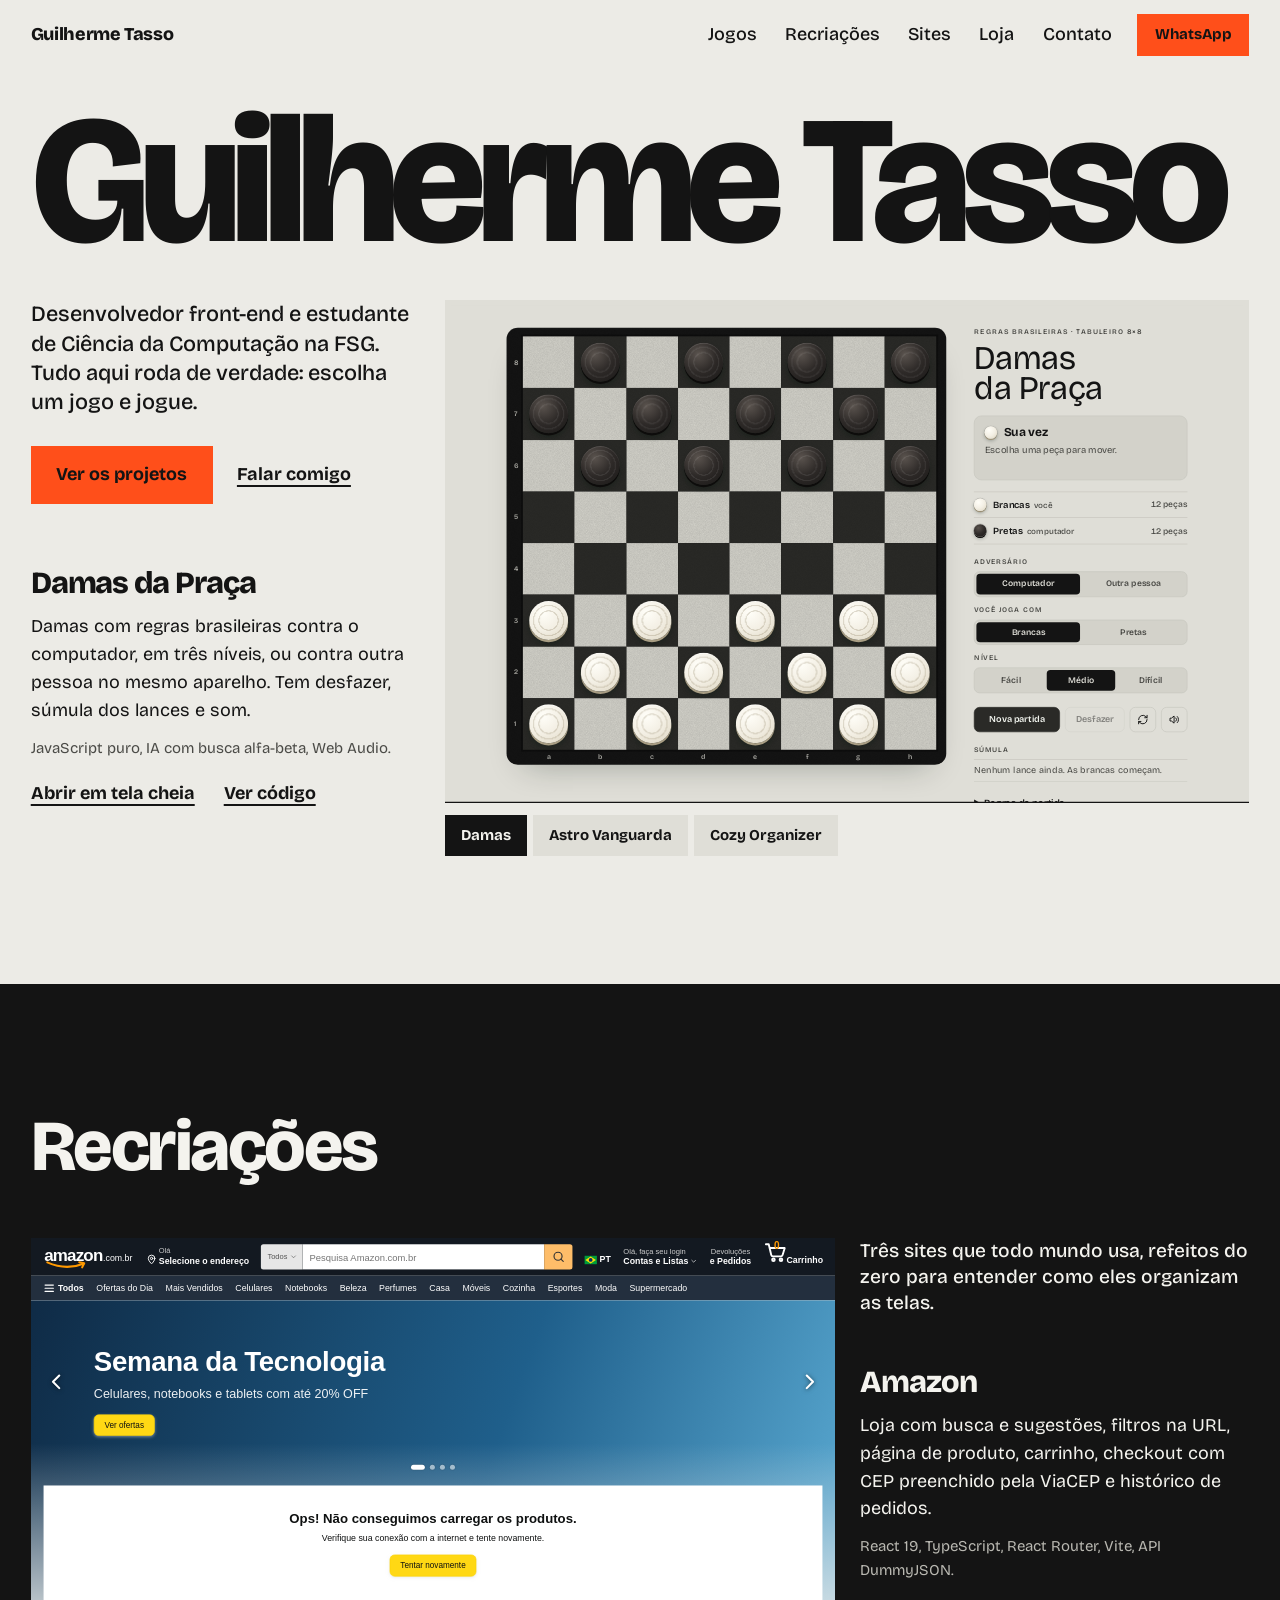
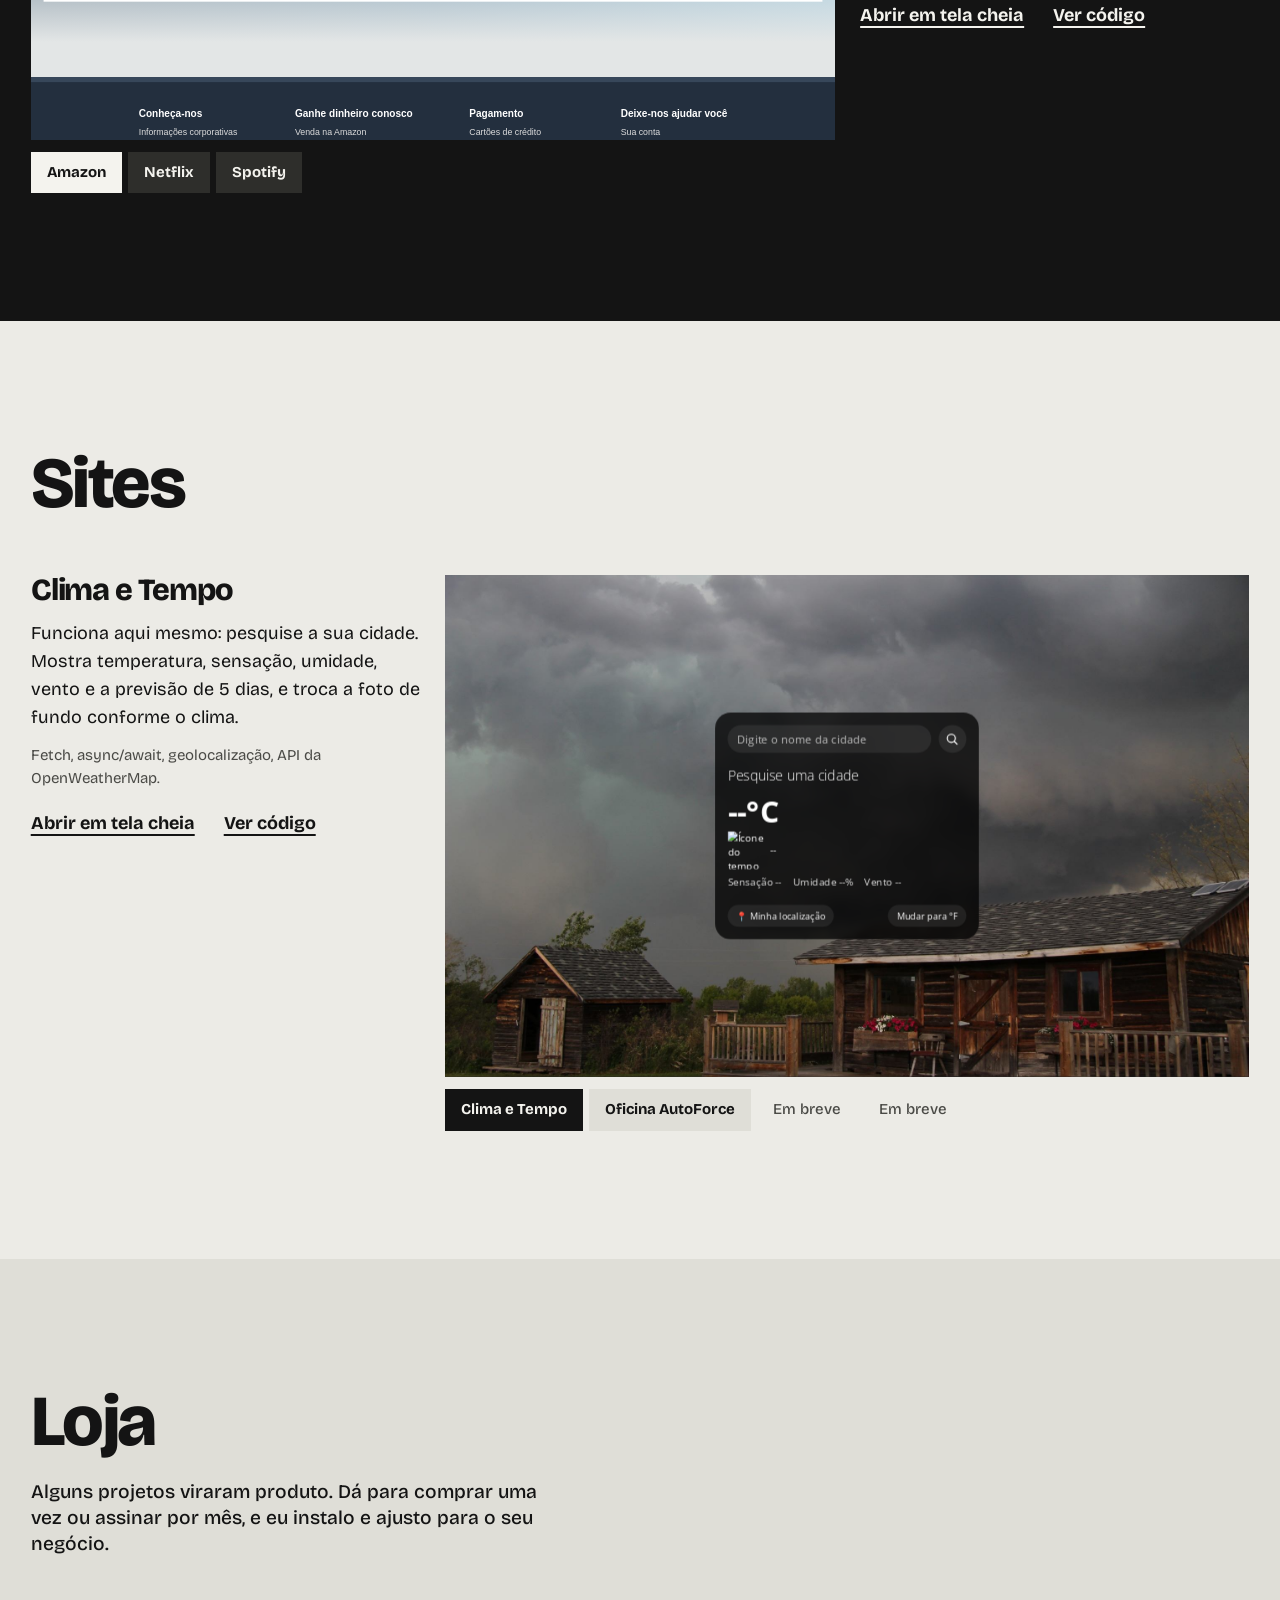
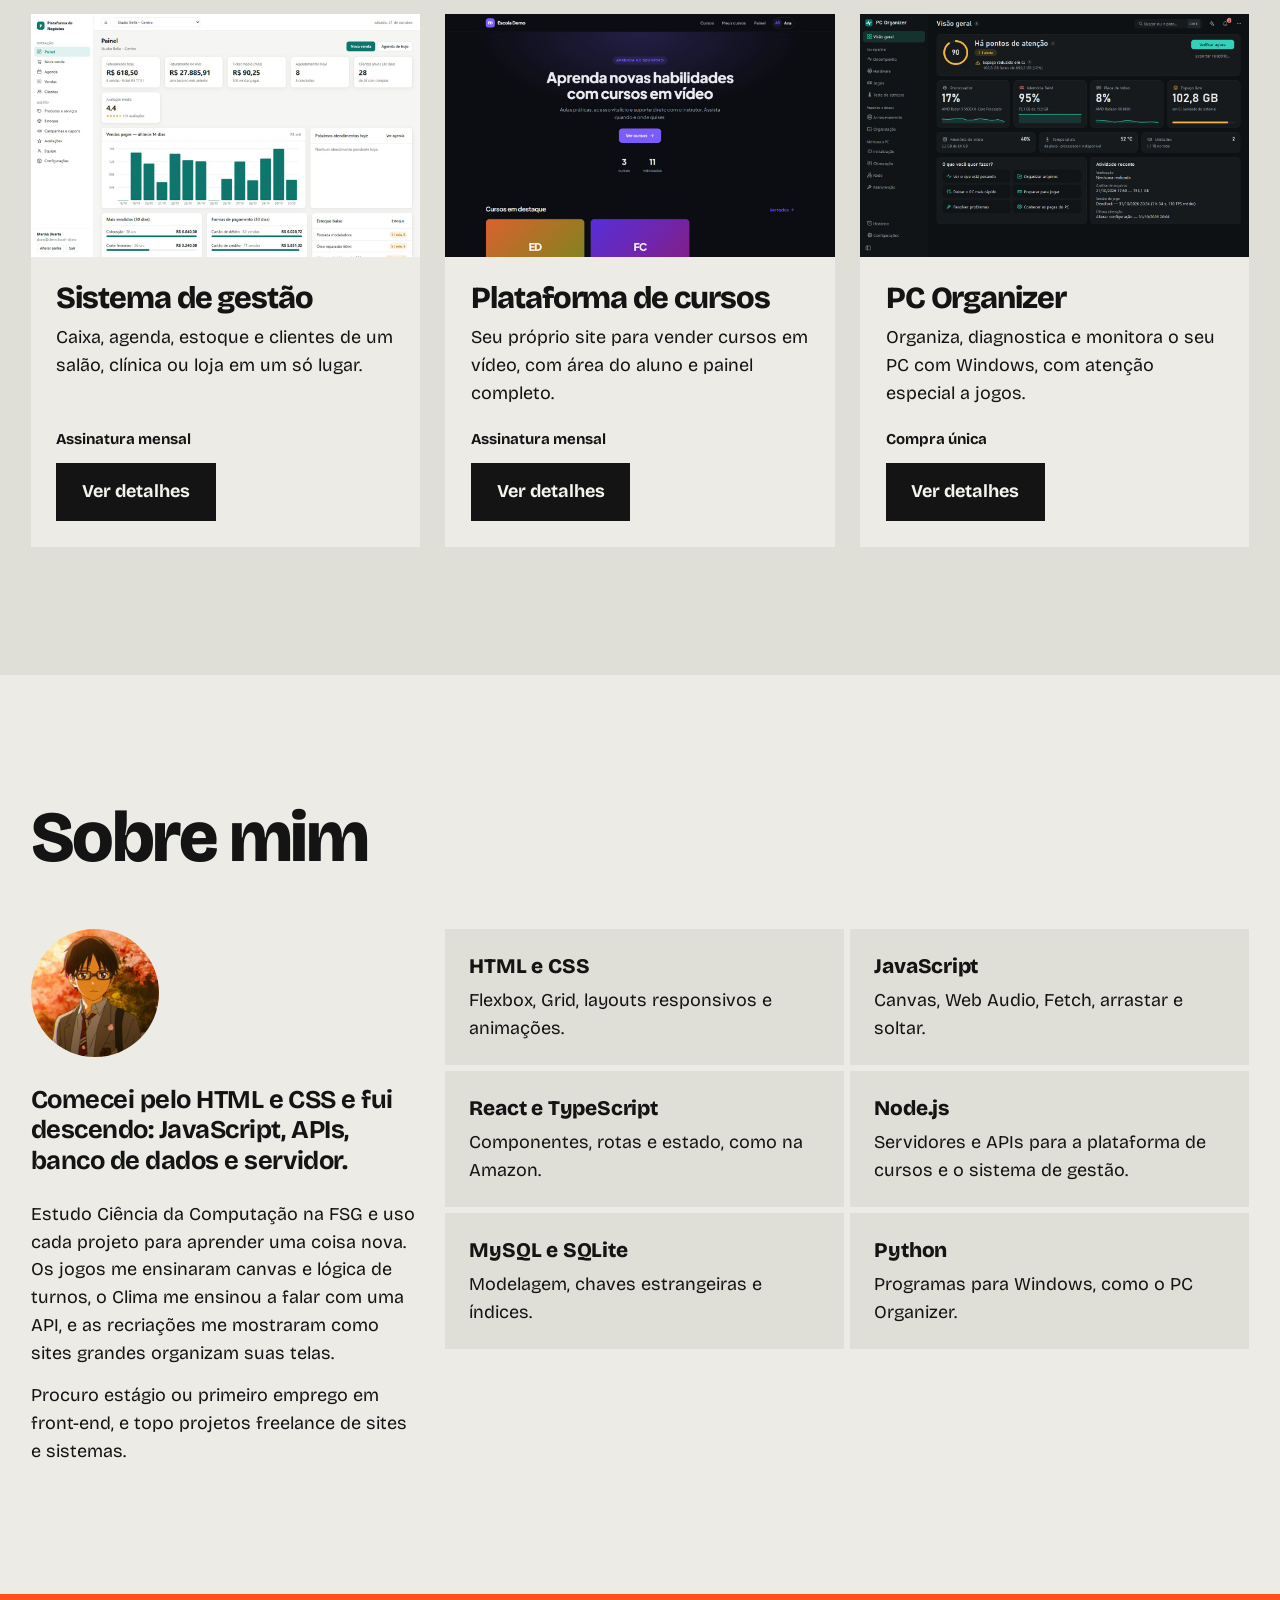
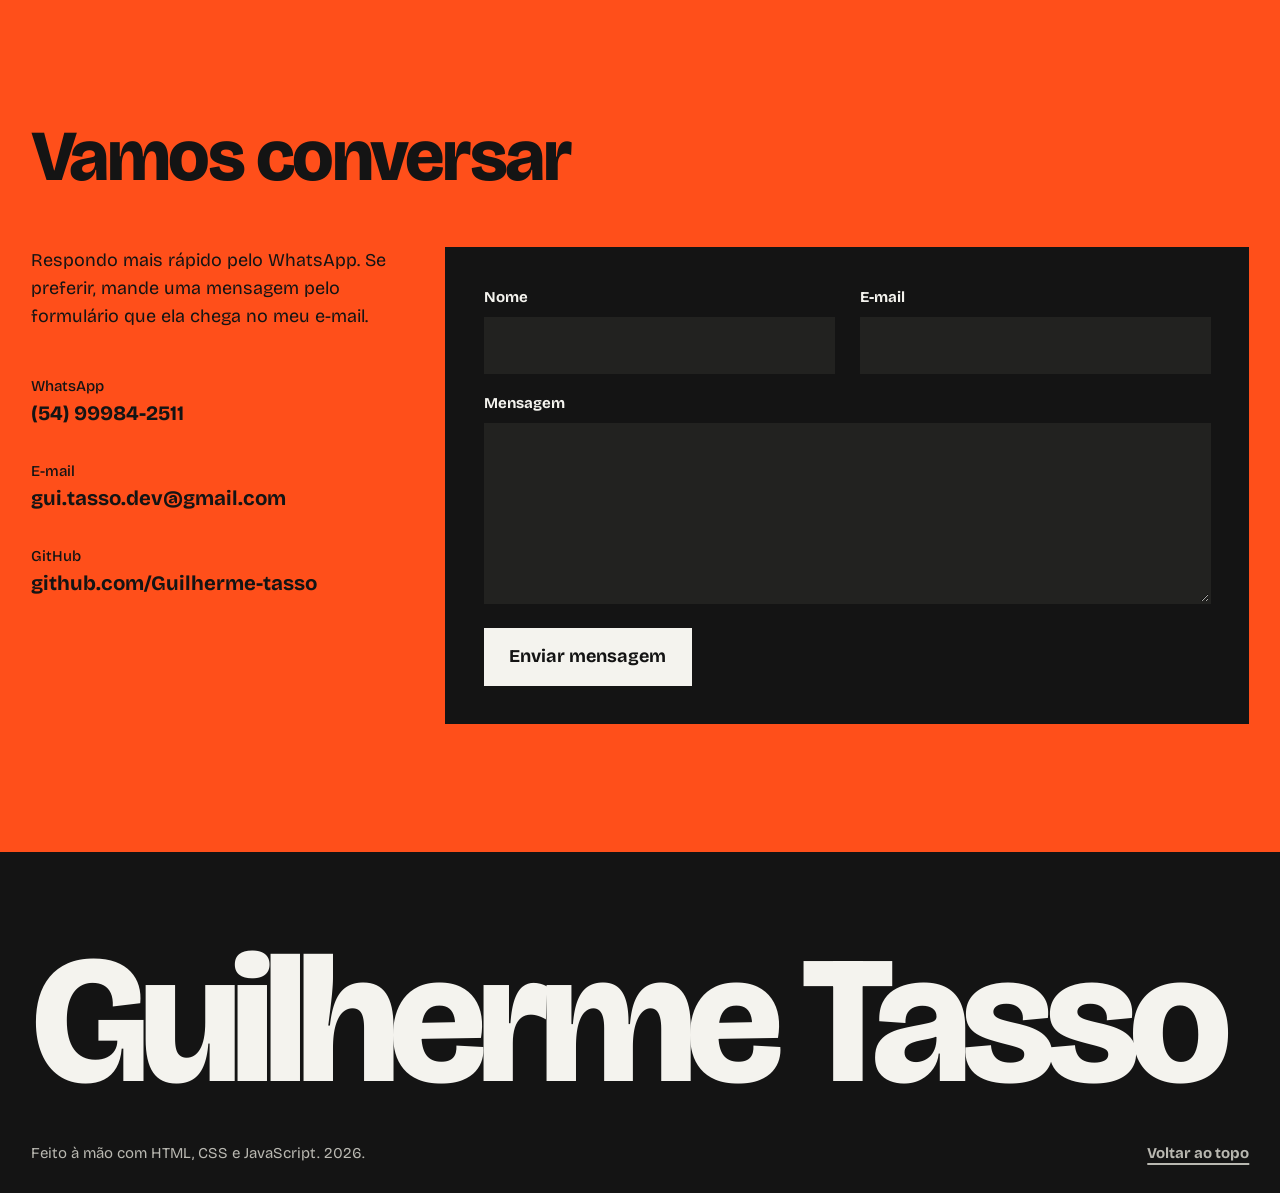
<file: index.html>
<!DOCTYPE html>
<html lang="pt-br">

<head>
    <meta charset="UTF-8">
    <meta name="viewport" content="width=device-width, initial-scale=1.0">
    <title>Guilherme Tasso | Desenvolvedor Front-end</title>
    <meta name="description" content="Portfólio de Guilherme Tasso, desenvolvedor front-end e estudante de Ciência da Computação na FSG.">
    <link rel="preconnect" href="https://fonts.googleapis.com">
    <link rel="preconnect" href="https://fonts.gstatic.com" crossorigin>
    <link href="https://fonts.googleapis.com/css2?family=Bricolage+Grotesque:opsz,wght@12..96,400;12..96,500;12..96,700;12..96,800&display=swap" rel="stylesheet">
    <link rel="icon" href="favicon.svg" type="image/svg+xml">
    <link rel="stylesheet" href="styles.css">
    <script>document.documentElement.classList.add('js');</script>
</head>

<body>

    <header class="topo">
        <a href="#inicio" class="marca">Guilherme Tasso</a>
        <nav class="menu" aria-label="Principal">
            <a href="#jogos">Jogos</a>
            <a href="#recriacoes">Recriações</a>
            <a href="#sites">Sites</a>
            <a href="#loja">Loja</a>
            <a href="#contato">Contato</a>
        </nav>
        <a class="botao botao-pequeno" href="https://wa.me/5554999842511?text=Ol%C3%A1%2C%20visitei%20seu%20portf%C3%B3lio%20e%20gostaria%20de%20conversar!" target="_blank" rel="noopener">WhatsApp</a>
    </header>

    <main>

        <!-- Início: o nome e os jogos rodando de verdade -->
        <section id="inicio" class="faixa inicio">
            <h1 class="nome revelar">Guilherme Tasso</h1>

            <div class="grade" id="jogos">
                <div class="lado lado-esquerdo">
                    <div class="revelar">
                        <p class="apresentacao">Desenvolvedor front-end e estudante de Ciência da Computação na FSG. Tudo aqui roda de verdade: escolha um jogo e jogue.</p>
                        <div class="acoes">
                            <a class="botao" href="#recriacoes">Ver os projetos</a>
                            <a class="link-forte" href="#contato">Falar comigo</a>
                        </div>
                    </div>

                    <div class="palco-info revelar" data-info-de="jogos">
                        <div class="info" data-info="damas">
                            <h2>Damas da Praça</h2>
                            <p>Damas com regras brasileiras contra o computador, em três níveis, ou contra outra pessoa no mesmo aparelho. Tem desfazer, súmula dos lances e som.</p>
                            <p class="usei">JavaScript puro, IA com busca alfa-beta, Web Audio.</p>
                            <a class="link-forte" href="projetos/damas/index.html" target="_blank" rel="noopener">Abrir em tela cheia</a>
                            <a class="link-forte" href="https://github.com/Guilherme-tasso/jogo-de-damas" target="_blank" rel="noopener">Ver código</a>
                        </div>
                        <div class="info" data-info="nave">
                            <h2>Astro Vanguarda</h2>
                            <p>Jogo de nave com fases, chefes, melhorias e três poderes: bomba, escudo e laser. Clique na tela para jogar; setas ou WASD movem a nave.</p>
                            <p class="usei">Canvas 2D, laço de jogo, áudio gerado no navegador.</p>
                            <a class="link-forte" href="projetos/nave/index.html" target="_blank" rel="noopener">Abrir em tela cheia</a>
                            <a class="link-forte" href="https://github.com/Guilherme-tasso/jogo-de-nave" target="_blank" rel="noopener">Ver código</a>
                        </div>
                        <div class="info" data-info="cozy">
                            <h2>Cozy Organizer</h2>
                            <p>Arrume a casa com o gato Biscoito: arraste cada objeto para o lugar certo, destrave cômodos e complete o álbum de memórias.</p>
                            <p class="usei">JavaScript com arrastar e soltar, atalhos de teclado, progresso salvo.</p>
                            <a class="link-forte" href="projetos/cozy-organizer/index.html" target="_blank" rel="noopener">Abrir em tela cheia</a>
                            <a class="link-forte" href="https://github.com/Guilherme-tasso/cozy-organizer" target="_blank" rel="noopener">Ver código</a>
                        </div>
                    </div>
                </div>

                <div class="palco lado-direito revelar" data-palco="jogos">
                    <div class="tela">
                        <iframe name="palco-jogos" src="projetos/damas/index.html" title="Jogo rodando: Damas da Praça"></iframe>
                    </div>
                    <div class="abas" role="group" aria-label="Escolher jogo">
                        <a href="projetos/damas/index.html" target="palco-jogos" data-info="damas" class="ativo" aria-current="true">Damas</a>
                        <a href="projetos/nave/index.html" target="palco-jogos" data-info="nave">Astro Vanguarda</a>
                        <a href="projetos/cozy-organizer/index.html" target="palco-jogos" data-info="cozy">Cozy Organizer</a>
                    </div>
                </div>
            </div>
        </section>

        <!-- Recriações -->
        <section id="recriacoes" class="faixa faixa-escura">
            <h2 class="titulo-secao revelar">Recriações</h2>
            <div class="grade">
                <div class="palco lado-esquerdo-largo revelar" data-palco="recriacoes">
                    <div class="tela">
                        <iframe name="palco-recriacoes" src="projetos/amazon/index.html" title="Projeto rodando: Amazon" loading="lazy"></iframe>
                    </div>
                    <div class="abas" role="group" aria-label="Escolher recriação">
                        <a href="projetos/amazon/index.html" target="palco-recriacoes" data-info="amazon" class="ativo" aria-current="true">Amazon</a>
                        <a href="projetos/netflix/index.html" target="palco-recriacoes" data-info="netflix">Netflix</a>
                        <a href="projetos/spotify/index.html" target="palco-recriacoes" data-info="spotify">Spotify</a>
                    </div>
                </div>

                <div class="palco-info lado-direito-estreito revelar" data-info-de="recriacoes">
                    <p class="intro-secao">Três sites que todo mundo usa, refeitos do zero para entender como eles organizam as telas.</p>
                    <div class="info" data-info="amazon">
                        <h3>Amazon</h3>
                        <p>Loja com busca e sugestões, filtros na URL, página de produto, carrinho, checkout com CEP preenchido pela ViaCEP e histórico de pedidos.</p>
                        <p class="usei">React 19, TypeScript, React Router, Vite, API DummyJSON.</p>
                        <a class="link-forte" href="projetos/amazon/index.html" target="_blank" rel="noopener">Abrir em tela cheia</a>
                        <a class="link-forte" href="https://github.com/Guilherme-tasso/amazon-clone" target="_blank" rel="noopener">Ver código</a>
                    </div>
                    <div class="info" data-info="netflix">
                        <h3>Netflix</h3>
                        <p>Escolha de perfil, banner de destaque, fileiras de séries e filmes, busca, Minha lista e janela de detalhes de cada título.</p>
                        <p class="usei">HTML, CSS e JavaScript puro, sem framework.</p>
                        <a class="link-forte" href="projetos/netflix/index.html" target="_blank" rel="noopener">Abrir em tela cheia</a>
                        <a class="link-forte" href="https://github.com/Guilherme-tasso/netflix-clone" target="_blank" rel="noopener">Ver código</a>
                    </div>
                    <div class="info" data-info="spotify">
                        <h3>Spotify</h3>
                        <p>Player completo com fila, aleatório e repetir, biblioteca e playlists próprias. Não há arquivos de áudio: cada música é composta e tocada pelo navegador.</p>
                        <p class="usei">JavaScript puro, Web Audio API, capas em SVG geradas.</p>
                        <a class="link-forte" href="projetos/spotify/index.html" target="_blank" rel="noopener">Abrir em tela cheia</a>
                        <a class="link-forte" href="https://github.com/Guilherme-tasso/spotify-clone" target="_blank" rel="noopener">Ver código</a>
                    </div>
                </div>
            </div>
        </section>

        <!-- Sites -->
        <section id="sites" class="faixa">
            <h2 class="titulo-secao revelar">Sites</h2>
            <div class="grade">
                <div class="palco-info lado-esquerdo revelar" data-info-de="apps">
                    <div class="info" data-info="clima">
                        <h3>Clima e Tempo</h3>
                        <p>Funciona aqui mesmo: pesquise a sua cidade. Mostra temperatura, sensação, umidade, vento e a previsão de 5 dias, e troca a foto de fundo conforme o clima.</p>
                        <p class="usei">Fetch, async/await, geolocalização, API da OpenWeatherMap.</p>
                        <a class="link-forte" href="projetos/clima/index.html" target="_blank" rel="noopener">Abrir em tela cheia</a>
                        <a class="link-forte" href="https://github.com/Guilherme-tasso/previsao-do-tempo" target="_blank" rel="noopener">Ver código</a>
                    </div>
                    <div class="info" data-info="oficina">
                        <h3>Oficina AutoForce</h3>
                        <p>Site e loja de uma oficina mecânica: simule o preço de um serviço pelo tamanho do carro, monte o carrinho de peças e envie o pedido pronto pelo WhatsApp.</p>
                        <p class="usei">JavaScript puro, carrinho no localStorage, checkout com frete e desconto no Pix.</p>
                        <a class="link-forte" href="projetos/oficina/index.html" target="_blank" rel="noopener">Abrir em tela cheia</a>
                        <a class="link-forte" href="https://github.com/Guilherme-tasso/oficina-mecanica" target="_blank" rel="noopener">Ver código</a>
                    </div>
                </div>

                <div class="palco lado-direito revelar" data-palco="apps">
                    <div class="tela">
                        <iframe name="palco-apps" src="projetos/clima/index.html" title="Site rodando: Clima e Tempo" loading="lazy"></iframe>
                    </div>
                    <div class="abas" role="group" aria-label="Escolher site">
                        <a href="projetos/clima/index.html" target="palco-apps" data-info="clima" class="ativo" aria-current="true">Clima e Tempo</a>
                        <a href="projetos/oficina/index.html" target="palco-apps" data-info="oficina">Oficina AutoForce</a>
                        <span class="vaga">Em breve</span>
                        <span class="vaga">Em breve</span>
                    </div>
                </div>
            </div>
        </section>

        <!-- Loja: projetos à venda e por assinatura -->
        <section id="loja" class="faixa faixa-tom">
            <h2 class="titulo-secao revelar">Loja</h2>
            <p class="intro-loja revelar">Alguns projetos viraram produto. Dá para comprar uma vez ou assinar por mês, e eu instalo e ajusto para o seu negócio.</p>

            <ul class="cards">
                <li class="card revelar">
                    <div class="card-imagem"><img src="img/loja/sistema-painel.jpg" alt="" width="1280" height="800" loading="lazy"></div>
                    <div class="card-texto">
                        <h3>Sistema de gestão</h3>
                        <p>Caixa, agenda, estoque e clientes de um salão, clínica ou loja em um só lugar.</p>
                        <p class="card-modelo">Assinatura mensal</p>
                        <button class="botao botao-escuro card-abrir" type="button" data-abre="detalhe-sistema" aria-haspopup="dialog">Ver detalhes</button>
                    </div>
                </li>
                <li class="card revelar">
                    <div class="card-imagem"><img src="img/loja/cursos-inicio.jpg" alt="" width="1280" height="800" loading="lazy"></div>
                    <div class="card-texto">
                        <h3>Plataforma de cursos</h3>
                        <p>Seu próprio site para vender cursos em vídeo, com área do aluno e painel completo.</p>
                        <p class="card-modelo">Assinatura mensal</p>
                        <button class="botao botao-escuro card-abrir" type="button" data-abre="detalhe-cursos" aria-haspopup="dialog">Ver detalhes</button>
                    </div>
                </li>
                <li class="card revelar">
                    <div class="card-imagem"><img src="img/loja/pc-visao-geral.jpg" alt="" width="1280" height="800" loading="lazy"></div>
                    <div class="card-texto">
                        <h3>PC Organizer</h3>
                        <p>Organiza, diagnostica e monitora o seu PC com Windows, com atenção especial a jogos.</p>
                        <p class="card-modelo">Compra única</p>
                        <button class="botao botao-escuro card-abrir" type="button" data-abre="detalhe-pc" aria-haspopup="dialog">Ver detalhes</button>
                    </div>
                </li>
            </ul>

            <dialog class="detalhe" id="detalhe-sistema" aria-labelledby="titulo-sistema">
                <button class="detalhe-fechar" type="button" data-fecha>Fechar</button>
                <div class="detalhe-galeria" data-galeria>
                    <figure>
                        <img class="detalhe-imagem" src="img/loja/sistema-painel.jpg" alt="Painel com faturamento, vendas dos últimos 14 dias e mais vendidos" width="1280" height="800" loading="lazy">
                        <figcaption>Painel com faturamento, vendas dos últimos 14 dias e mais vendidos</figcaption>
                    </figure>
                    <div class="detalhe-miniaturas" role="group" aria-label="Escolher imagem">
                        <button type="button" data-imagem="img/loja/sistema-painel.jpg" data-legenda="Painel com faturamento, vendas dos últimos 14 dias e mais vendidos" aria-label="Painel com faturamento, vendas dos últimos 14 dias e mais vendidos" aria-pressed="true"><img src="img/loja/sistema-painel.jpg" alt="" width="1280" height="800" loading="lazy"></button>
                        <button type="button" data-imagem="img/loja/sistema-agenda.jpg" data-legenda="Agenda do dia, em colunas por profissional" aria-label="Agenda do dia, em colunas por profissional" aria-pressed="false"><img src="img/loja/sistema-agenda.jpg" alt="" width="1280" height="800" loading="lazy"></button>
                        <button type="button" data-imagem="img/loja/sistema-venda.jpg" data-legenda="Nova venda, com produtos, serviços e carrinho" aria-label="Nova venda, com produtos, serviços e carrinho" aria-pressed="false"><img src="img/loja/sistema-venda.jpg" alt="" width="1280" height="800" loading="lazy"></button>
                        <button type="button" data-imagem="img/loja/sistema-estoque.jpg" data-legenda="Estoque, com saldo, mínimo e saídas em 30 dias" aria-label="Estoque, com saldo, mínimo e saídas em 30 dias" aria-pressed="false"><img src="img/loja/sistema-estoque.jpg" alt="" width="1280" height="800" loading="lazy"></button>
                    </div>
                    <p class="detalhe-nota">Imagens com dados de demonstração.</p>
                </div>
                <div class="detalhe-texto">
                    <h3 id="titulo-sistema">Sistema de gestão</h3>
                    <p>Feito para salões, barbearias, clínicas e lojas, com uma ou várias unidades. O dono acompanha o faturamento no painel, a equipe vende e agenda pelo navegador, e cada pessoa só vê o que o perfil dela permite.</p>
                    <h4>O que ele faz</h4>
                    <ul>
                        <li>Painel com faturamento do dia e do mês, ticket médio, mais vendidos e estoque baixo</li>
                        <li>Caixa (PDV) com produtos, serviços, cupom e venda fiada</li>
                        <li>Agenda por profissional que bloqueia choque de horário e gera a venda ao concluir o atendimento</li>
                        <li>Estoque com mínimo, entradas, saídas e ajuste de inventário</li>
                        <li>Clientes com histórico de compras e pontos de fidelidade</li>
                        <li>Campanhas, cupons e avaliações</li>
                        <li>Perfis de dono, gerente e funcionário</li>
                    </ul>
                    <dl class="condicoes">
                        <div><dt>Modelo</dt><dd>Assinatura mensal</dd></div>
                        <div><dt>Valor</dt><dd>Sob consulta</dd></div>
                    </dl>
                    <a class="botao" href="https://wa.me/5554999842511?text=Ol%C3%A1!%20Tenho%20interesse%20no%20Sistema%20de%20gest%C3%A3o." target="_blank" rel="noopener">Quero assinar</a>
                </div>
            </dialog>

            <dialog class="detalhe" id="detalhe-cursos" aria-labelledby="titulo-cursos">
                <button class="detalhe-fechar" type="button" data-fecha>Fechar</button>
                <div class="detalhe-galeria" data-galeria>
                    <figure>
                        <img class="detalhe-imagem" src="img/loja/cursos-inicio.jpg" alt="Página inicial, com textos e cores personalizáveis" width="1280" height="800" loading="lazy">
                        <figcaption>Página inicial, com textos e cores personalizáveis</figcaption>
                    </figure>
                    <div class="detalhe-miniaturas" role="group" aria-label="Escolher imagem">
                        <button type="button" data-imagem="img/loja/cursos-inicio.jpg" data-legenda="Página inicial, com textos e cores personalizáveis" aria-label="Página inicial, com textos e cores personalizáveis" aria-pressed="true"><img src="img/loja/cursos-inicio.jpg" alt="" width="1280" height="800" loading="lazy"></button>
                        <button type="button" data-imagem="img/loja/cursos-pagina.jpg" data-legenda="Página do curso, com conteúdo e progresso do aluno" aria-label="Página do curso, com conteúdo e progresso do aluno" aria-pressed="false"><img src="img/loja/cursos-pagina.jpg" alt="" width="1280" height="800" loading="lazy"></button>
                        <button type="button" data-imagem="img/loja/cursos-painel.jpg" data-legenda="Painel do proprietário, com a lista de cursos" aria-label="Painel do proprietário, com a lista de cursos" aria-pressed="false"><img src="img/loja/cursos-painel.jpg" alt="" width="1280" height="800" loading="lazy"></button>
                    </div>
                    <p class="detalhe-nota">Imagens com cursos de exemplo.</p>
                </div>
                <div class="detalhe-texto">
                    <h3 id="titulo-cursos">Plataforma de cursos</h3>
                    <p>Tudo o que você precisa para vender cursos com a sua marca: vitrine, página de cada curso, área do aluno e um painel onde você muda nome, logotipo, cores e textos sem mexer em código.</p>
                    <h4>O que ele faz</h4>
                    <ul>
                        <li>Catálogo com busca, filtro por categoria e aulas de prévia gratuita</li>
                        <li>Módulos e aulas com vídeo por link (YouTube, Vimeo, Drive) ou arquivo enviado e protegido</li>
                        <li>Área do aluno com player, lista de aulas e barra de progresso</li>
                        <li>Cupons de desconto por percentual, curso, limite de usos e validade</li>
                        <li>Pagamento por Pix: o aluno vê sua chave, você aprova o pedido e o acesso é liberado</li>
                        <li>Alunos e equipe, com liberação manual de cursos e bloqueio de contas</li>
                    </ul>
                    <dl class="condicoes">
                        <div><dt>Modelo</dt><dd>Assinatura mensal</dd></div>
                        <div><dt>Valor</dt><dd>Sob consulta</dd></div>
                    </dl>
                    <a class="botao" href="https://wa.me/5554999842511?text=Ol%C3%A1!%20Tenho%20interesse%20na%20Plataforma%20de%20cursos." target="_blank" rel="noopener">Quero assinar</a>
                </div>
            </dialog>

            <dialog class="detalhe" id="detalhe-pc" aria-labelledby="titulo-pc">
                <button class="detalhe-fechar" type="button" data-fecha>Fechar</button>
                <div class="detalhe-galeria" data-galeria>
                    <figure>
                        <img class="detalhe-imagem" src="img/loja/pc-visao-geral.jpg" alt="Visão geral, com alertas e estado do computador" width="1280" height="800" loading="lazy">
                        <figcaption>Visão geral, com alertas e estado do computador</figcaption>
                    </figure>
                    <div class="detalhe-miniaturas" role="group" aria-label="Escolher imagem">
                        <button type="button" data-imagem="img/loja/pc-visao-geral.jpg" data-legenda="Visão geral, com alertas e estado do computador" aria-label="Visão geral, com alertas e estado do computador" aria-pressed="true"><img src="img/loja/pc-visao-geral.jpg" alt="" width="1280" height="800" loading="lazy"></button>
                        <button type="button" data-imagem="img/loja/pc-velocidade.jpg" data-legenda="Teste de velocidade da internet" aria-label="Teste de velocidade da internet" aria-pressed="false"><img src="img/loja/pc-velocidade.jpg" alt="" width="1280" height="800" loading="lazy"></button>
                        <button type="button" data-imagem="img/loja/pc-vida-util.jpg" data-legenda="Vida útil das peças do computador" aria-label="Vida útil das peças do computador" aria-pressed="false"><img src="img/loja/pc-vida-util.jpg" alt="" width="1280" height="800" loading="lazy"></button>
                        <button type="button" data-imagem="img/loja/pc-estresse.jpg" data-legenda="Teste de estresse, com as checagens de segurança" aria-label="Teste de estresse, com as checagens de segurança" aria-pressed="false"><img src="img/loja/pc-estresse.jpg" alt="" width="1280" height="800" loading="lazy"></button>
                    </div>
                </div>
                <div class="detalhe-texto">
                    <h3 id="titulo-pc">PC Organizer</h3>
                    <p>Um programa para Windows 10 e 11 (64 bits) que mostra o que está acontecendo no computador em português claro e ajuda a resolver. Vem com instalador, e nada é alterado no PC sem a sua confirmação.</p>
                    <h4>O que ele faz</h4>
                    <ul>
                        <li>Visão geral do estado do PC, com alertas e ações rápidas</li>
                        <li>Hardware em detalhe e vida útil de cada peça, como SSD e memória</li>
                        <li>FPS nos jogos, sessões registradas e preparo do PC para jogar</li>
                        <li>Teste de estresse com guarda de segurança</li>
                        <li>Rede: teste de velocidade, diagnóstico e aparelhos conectados</li>
                        <li>Organização de arquivos, inicialização e manutenção do Windows</li>
                        <li>Assistente de IA opcional, que pode rodar no próprio PC</li>
                    </ul>
                    <dl class="condicoes">
                        <div><dt>Modelo</dt><dd>Compra única</dd></div>
                        <div><dt>Valor</dt><dd>Sob consulta</dd></div>
                    </dl>
                    <a class="botao" href="https://wa.me/5554999842511?text=Ol%C3%A1!%20Tenho%20interesse%20no%20PC%20Organizer." target="_blank" rel="noopener">Quero comprar</a>
                </div>
            </dialog>
        </section>

        <!-- Sobre -->
        <section id="sobre" class="faixa">
            <h2 class="titulo-secao revelar">Sobre mim</h2>
            <div class="grade">
                <div class="sobre-texto lado-esquerdo-meio revelar">
                    <img class="foto" src="img/perfil.jpg" alt="Avatar de Guilherme Tasso" width="768" height="768" loading="lazy">
                    <p class="frase">Comecei pelo HTML e CSS e fui descendo: JavaScript, APIs, banco de dados e servidor.</p>
                    <p>Estudo Ciência da Computação na FSG e uso cada projeto para aprender uma coisa nova. Os jogos me ensinaram canvas e lógica de turnos, o Clima me ensinou a falar com uma API, e as recriações me mostraram como sites grandes organizam suas telas.</p>
                    <p>Procuro estágio ou primeiro emprego em front-end, e topo projetos freelance de sites e sistemas.</p>
                </div>
                <dl class="ferramentas lado-direito-meio revelar">
                    <div><dt>HTML e CSS</dt><dd>Flexbox, Grid, layouts responsivos e animações.</dd></div>
                    <div><dt>JavaScript</dt><dd>Canvas, Web Audio, Fetch, arrastar e soltar.</dd></div>
                    <div><dt>React e TypeScript</dt><dd>Componentes, rotas e estado, como na Amazon.</dd></div>
                    <div><dt>Node.js</dt><dd>Servidores e APIs para a plataforma de cursos e o sistema de gestão.</dd></div>
                    <div><dt>MySQL e SQLite</dt><dd>Modelagem, chaves estrangeiras e índices.</dd></div>
                    <div><dt>Python</dt><dd>Programas para Windows, como o PC Organizer.</dd></div>
                </dl>
            </div>
        </section>

        <!-- Contato -->
        <section id="contato" class="faixa faixa-acento">
            <h2 class="titulo-secao revelar">Vamos conversar</h2>
            <div class="grade">
                <div class="contato-canais lado-esquerdo-meio revelar">
                    <p>Respondo mais rápido pelo WhatsApp. Se preferir, mande uma mensagem pelo formulário que ela chega no meu e-mail.</p>
                    <ul class="canais">
                        <li><a href="https://wa.me/5554999842511?text=Ol%C3%A1%2C%20visitei%20seu%20portf%C3%B3lio%20e%20gostaria%20de%20conversar!" target="_blank" rel="noopener"><span>WhatsApp</span> (54) 99984-2511</a></li>
                        <li><a href="mailto:gui.tasso.dev@gmail.com"><span>E-mail</span> gui.tasso.dev@gmail.com</a></li>
                        <li><a href="https://github.com/Guilherme-tasso" target="_blank" rel="noopener"><span>GitHub</span> github.com/Guilherme-tasso</a></li>
                    </ul>
                </div>

                <form action="https://formsubmit.co/gui.tasso.dev@gmail.com" method="POST" class="formulario lado-direito-meio revelar">
                    <input type="hidden" name="_subject" value="Nova mensagem pelo portfólio">
                    <label>Nome
                        <input type="text" name="nome" autocomplete="name" required>
                    </label>
                    <label>E-mail
                        <input type="email" name="email" autocomplete="email" required>
                    </label>
                    <label>Mensagem
                        <textarea name="mensagem" rows="6" required></textarea>
                    </label>
                    <button type="submit" class="botao botao-claro">Enviar mensagem</button>
                </form>
            </div>
        </section>

    </main>

    <footer class="rodape">
        <p class="rodape-nome">Guilherme Tasso</p>
        <p class="rodape-linha">
            <span>Feito à mão com HTML, CSS e JavaScript. 2026.</span>
            <a href="#inicio" class="link-forte">Voltar ao topo</a>
        </p>
    </footer>

    <script src="script.js"></script>
</body>

</html>
</file>
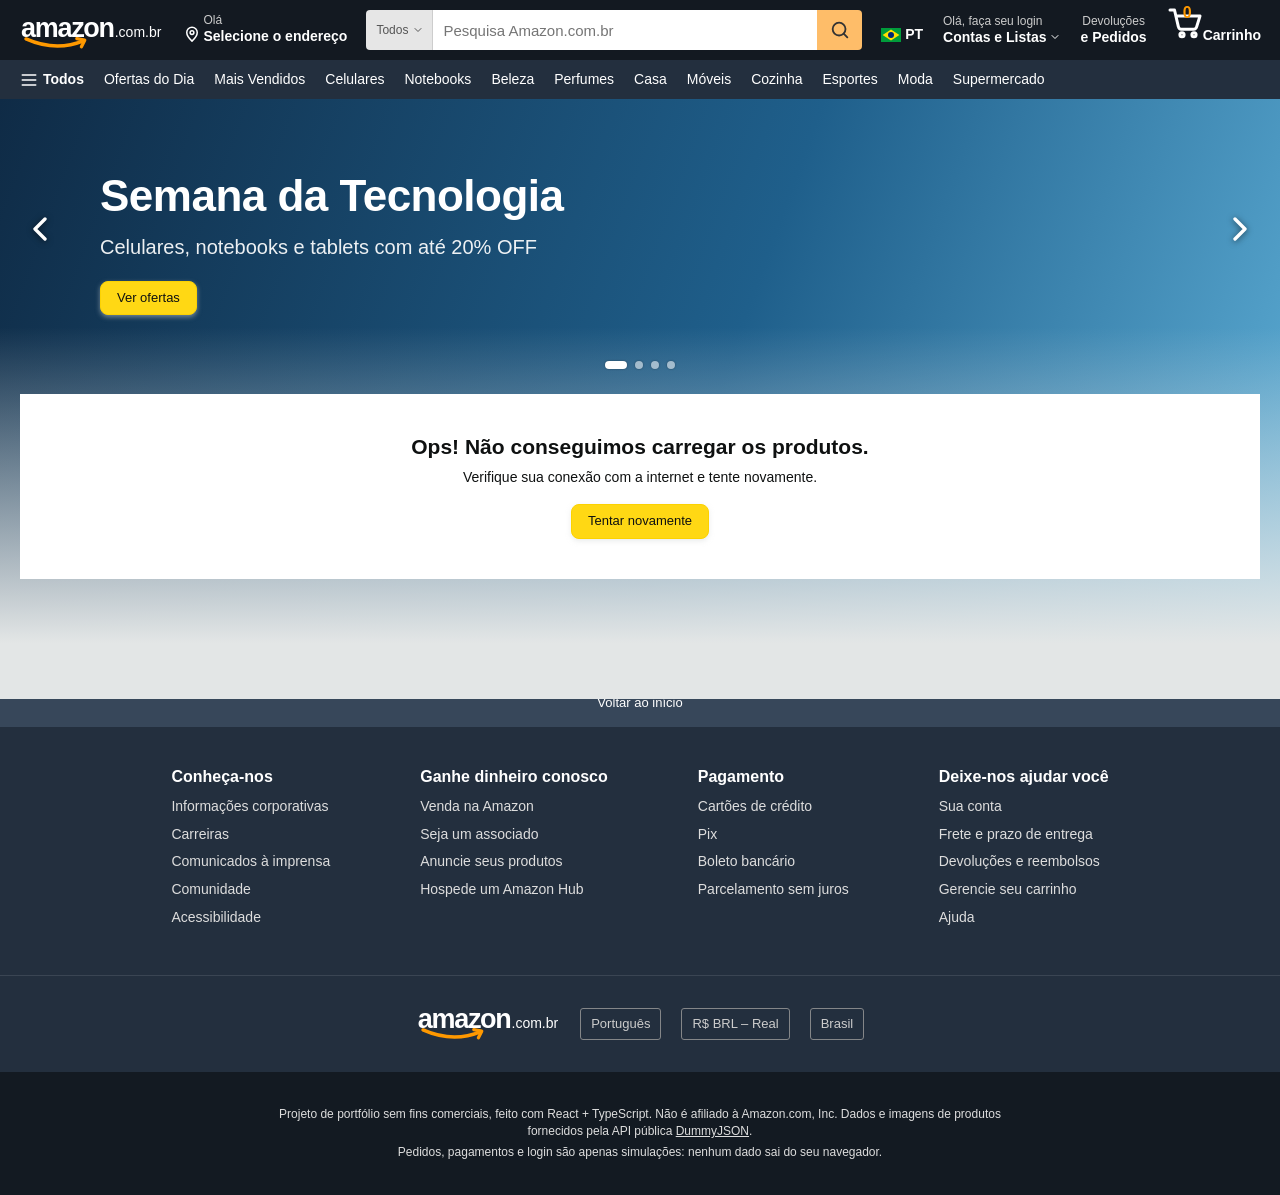
<file: projetos/amazon/index.html>
<!doctype html>
<html lang="pt-BR">
  <head>
    <meta charset="UTF-8" />
    <meta name="viewport" content="width=device-width, initial-scale=1.0" />
    <meta name="theme-color" content="#131921" />
    <meta name="description" content="Clone da loja Amazon feito com React e TypeScript. Projeto de portfólio." />
    <link rel="icon" href="./favicon.svg" type="image/svg+xml" />
    <title>Amazon.com.br | Clone de portfólio</title>
    <script type="module">var e=Object.create,t=Object.defineProperty,n=Object.getOwnPropertyDescriptor,r=Object.getOwnPropertyNames,i=Object.getPrototypeOf,a=Object.prototype.hasOwnProperty,o=(e,t)=>()=>(t||(e((t={exports:{}}).exports,t,t.exports),e=null),t.exports),s=(e,i,o,s)=>{if(i&&typeof i==`object`||typeof i==`function`)for(var c=r(i),l=0,u=c.length,d;l<u;l++)d=c[l],!a.call(e,d)&&d!==o&&t(e,d,{get:(e=>i[e]).bind(null,d),enumerable:!(s=n(i,d))||s.enumerable});return e},c=(n,r,o)=>(o=n==null?{}:e(i(n)),s(r||!n||!n.__esModule||!a.call(n,`default`)?t(o,`default`,{value:n,enumerable:!0}):o,n));(function(){let e=document.createElement(`link`).relList;if(e&&e.supports&&e.supports(`modulepreload`))return;for(let e of document.querySelectorAll(`link[rel="modulepreload"]`))n(e);new MutationObserver(e=>{for(let t of e)if(t.type===`childList`)for(let e of t.addedNodes)e.tagName===`LINK`&&e.rel===`modulepreload`&&n(e)}).observe(document,{childList:!0,subtree:!0});function t(e){let t={};return e.integrity&&(t.integrity=e.integrity),e.referrerPolicy&&(t.referrerPolicy=e.referrerPolicy),t.credentials=e.crossOrigin===`use-credentials`?`include`:e.crossOrigin===`anonymous`?`omit`:`same-origin`,t}function n(e){if(e.ep)return;e.ep=!0;let n=t(e);fetch(e.href,n)}})();var l=o((e=>{var t=Symbol.for(`react.transitional.element`),n=Symbol.for(`react.portal`),r=Symbol.for(`react.fragment`),i=Symbol.for(`react.strict_mode`),a=Symbol.for(`react.profiler`),o=Symbol.for(`react.consumer`),s=Symbol.for(`react.context`),c=Symbol.for(`react.forward_ref`),l=Symbol.for(`react.suspense`),u=Symbol.for(`react.memo`),d=Symbol.for(`react.lazy`),f=Symbol.for(`react.activity`),p=Symbol.for(`react.view_transition`),m=Symbol.iterator;function h(e){return typeof e!=`object`||!e?null:(e=m&&e[m]||e[`@@iterator`],typeof e==`function`?e:null)}var g={isMounted:function(){return!1},enqueueForceUpdate:function(){},enqueueReplaceState:function(){},enqueueSetState:function(){}},_=Object.assign,v={};function y(e,t,n){this.props=e,this.context=t,this.refs=v,this.updater=n||g}y.prototype.isReactComponent={},y.prototype.setState=function(e,t){if(typeof e!=`object`&&typeof e!=`function`&&e!=null)throw Error(`takes an object of state variables to update or a function which returns an object of state variables.`);this.updater.enqueueSetState(this,e,t,`setState`)},y.prototype.forceUpdate=function(e){this.updater.enqueueForceUpdate(this,e,`forceUpdate`)};function b(){}b.prototype=y.prototype;function x(e,t,n){this.props=e,this.context=t,this.refs=v,this.updater=n||g}var S=x.prototype=new b;S.constructor=x,_(S,y.prototype),S.isPureReactComponent=!0;var C=Array.isArray;function w(){}var T={H:null,A:null,T:null,S:null},ee=Object.prototype.hasOwnProperty;function E(e,n,r){var i=r.ref;return{$$typeof:t,type:e,key:n,ref:i===void 0?null:i,props:r}}function te(e,t){return E(e.type,t,e.props)}function ne(e){return typeof e==`object`&&!!e&&e.$$typeof===t}function D(e){var t={"=":`=0`,":":`=2`};return`$`+e.replace(/[=:]/g,function(e){return t[e]})}var re=/\/+/g;function ie(e,t){return typeof e==`object`&&e&&e.key!=null?D(``+e.key):t.toString(36)}function O(e){switch(e.status){case`fulfilled`:return e.value;case`rejected`:throw e.reason;default:switch(typeof e.status==`string`?e.then(w,w):(e.status=`pending`,e.then(function(t){e.status===`pending`&&(e.status=`fulfilled`,e.value=t)},function(t){e.status===`pending`&&(e.status=`rejected`,e.reason=t)})),e.status){case`fulfilled`:return e.value;case`rejected`:throw e.reason}}throw e}function ae(e,r,i,a,o){var s=typeof e;(s===`undefined`||s===`boolean`)&&(e=null);var c=!1;if(e===null)c=!0;else switch(s){case`bigint`:case`string`:case`number`:c=!0;break;case`object`:switch(e.$$typeof){case t:case n:c=!0;break;case d:return c=e._init,ae(c(e._payload),r,i,a,o)}}if(c)return o=o(e),c=a===``?`.`+ie(e,0):a,C(o)?(i=``,c!=null&&(i=c.replace(re,`$&/`)+`/`),ae(o,r,i,``,function(e){return e})):o!=null&&(ne(o)&&(o=te(o,i+(o.key==null||e&&e.key===o.key?``:(``+o.key).replace(re,`$&/`)+`/`)+c)),r.push(o)),1;c=0;var l=a===``?`.`:a+`:`;if(C(e))for(var u=0;u<e.length;u++)a=e[u],s=l+ie(a,u),c+=ae(a,r,i,s,o);else if(u=h(e),typeof u==`function`)for(e=u.call(e),u=0;!(a=e.next()).done;)a=a.value,s=l+ie(a,u++),c+=ae(a,r,i,s,o);else if(s===`object`){if(typeof e.then==`function`)return ae(O(e),r,i,a,o);throw r=String(e),Error(`Objects are not valid as a React child (found: `+(r===`[object Object]`?`object with keys {`+Object.keys(e).join(`, `)+`}`:r)+`). If you meant to render a collection of children, use an array instead.`)}return c}function oe(e,t,n){if(e==null)return e;var r=[],i=0;return ae(e,r,``,``,function(e){return t.call(n,e,i++)}),r}function se(e){if(e._status===-1){var t=e._result,n=t();n.then(function(t){(e._status===0||e._status===-1)&&(e._status=1,e._result=t,n.status===void 0&&(n.status=`fulfilled`,n.value=t))},function(t){(e._status===0||e._status===-1)&&(e._status=2,e._result=t,n.status===void 0&&(n.status=`rejected`,n.reason=t))}),e._status===-1&&(e._status=0,e._result=n)}if(e._status===1)return e._result.default;throw e._result}var ce=typeof reportError==`function`?reportError:function(e){if(typeof window==`object`&&typeof window.ErrorEvent==`function`){var t=new window.ErrorEvent(`error`,{bubbles:!0,cancelable:!0,message:typeof e==`object`&&e&&typeof e.message==`string`?String(e.message):String(e),error:e});if(!window.dispatchEvent(t))return}else if(typeof process==`object`&&typeof process.emit==`function`){process.emit(`uncaughtException`,e);return}console.error(e)};function le(e){var t=T.T,n={};n.types=t===null?null:t.types,T.T=n;try{var r=e(),i=T.S;i!==null&&i(n,r),typeof r==`object`&&r&&typeof r.then==`function`&&r.then(w,ce)}catch(e){ce(e)}finally{t!==null&&n.types!==null&&(t.types=n.types),T.T=t}}function ue(e){var t=T.T;if(t!==null){var n=t.types;n===null?t.types=[e]:n.indexOf(e)===-1&&n.push(e)}else le(ue.bind(null,e))}var de={map:oe,forEach:function(e,t,n){oe(e,function(){t.apply(this,arguments)},n)},count:function(e){var t=0;return oe(e,function(){t++}),t},toArray:function(e){return oe(e,function(e){return e})||[]},only:function(e){if(!ne(e))throw Error(`React.Children.only expected to receive a single React element child.`);return e}};e.Activity=f,e.Children=de,e.Component=y,e.Fragment=r,e.Profiler=a,e.PureComponent=x,e.StrictMode=i,e.Suspense=l,e.ViewTransition=p,e.__CLIENT_INTERNALS_DO_NOT_USE_OR_WARN_USERS_THEY_CANNOT_UPGRADE=T,e.__COMPILER_RUNTIME={__proto__:null,c:function(e){return T.H.useMemoCache(e)}},e.addTransitionType=ue,e.cache=function(e){return function(){return e.apply(null,arguments)}},e.cacheSignal=function(){return null},e.cloneElement=function(e,t,n){if(e==null)throw Error(`The argument must be a React element, but you passed `+e+`.`);var r=_({},e.props),i=e.key;if(t!=null)for(a in t.key!==void 0&&(i=``+t.key),t)!ee.call(t,a)||a===`key`||a===`__self`||a===`__source`||a===`ref`&&t.ref===void 0||(r[a]=t[a]);var a=arguments.length-2;if(a===1)r.children=n;else if(1<a){for(var o=Array(a),s=0;s<a;s++)o[s]=arguments[s+2];r.children=o}return E(e.type,i,r)},e.createContext=function(e){return e={$$typeof:s,_currentValue:e,_currentValue2:e,_threadCount:0,Provider:null,Consumer:null},e.Provider=e,e.Consumer={$$typeof:o,_context:e},e},e.createElement=function(e,t,n){var r,i={},a=null;if(t!=null)for(r in t.key!==void 0&&(a=``+t.key),t)ee.call(t,r)&&r!==`key`&&r!==`__self`&&r!==`__source`&&(i[r]=t[r]);var o=arguments.length-2;if(o===1)i.children=n;else if(1<o){for(var s=Array(o),c=0;c<o;c++)s[c]=arguments[c+2];i.children=s}if(e&&e.defaultProps)for(r in o=e.defaultProps,o)i[r]===void 0&&(i[r]=o[r]);return E(e,a,i)},e.createRef=function(){return{current:null}},e.forwardRef=function(e){return{$$typeof:c,render:e}},e.isValidElement=ne,e.lazy=function(e){return{$$typeof:d,_payload:{_status:-1,_result:e},_init:se}},e.memo=function(e,t){return{$$typeof:u,type:e,compare:t===void 0?null:t}},e.startTransition=le,e.unstable_useCacheRefresh=function(){return T.H.useCacheRefresh()},e.use=function(e){return T.H.use(e)},e.useActionState=function(e,t,n){return T.H.useActionState(e,t,n)},e.useCallback=function(e,t){return T.H.useCallback(e,t)},e.useContext=function(e){return T.H.useContext(e)},e.useDebugValue=function(){},e.useDeferredValue=function(e,t){return T.H.useDeferredValue(e,t)},e.useEffect=function(e,t){return T.H.useEffect(e,t)},e.useEffectEvent=function(e){return T.H.useEffectEvent(e)},e.useId=function(){return T.H.useId()},e.useImperativeHandle=function(e,t,n){return T.H.useImperativeHandle(e,t,n)},e.useInsertionEffect=function(e,t){return T.H.useInsertionEffect(e,t)},e.useLayoutEffect=function(e,t){return T.H.useLayoutEffect(e,t)},e.useMemo=function(e,t){return T.H.useMemo(e,t)},e.useOptimistic=function(e,t){return T.H.useOptimistic(e,t)},e.useReducer=function(e,t,n){return T.H.useReducer(e,t,n)},e.useRef=function(e){return T.H.useRef(e)},e.useState=function(e){return T.H.useState(e)},e.useSyncExternalStore=function(e,t,n){return T.H.useSyncExternalStore(e,t,n)},e.useTransition=function(){return T.H.useTransition()},e.version=`19.3.1`})),u=o(((e,t)=>{t.exports=l()})),d=o((e=>{function t(e,t){var n=e.length;e.push(t);a:for(;0<n;){var r=n-1>>>1,a=e[r];if(0<i(a,t))e[r]=t,e[n]=a,n=r;else break a}}function n(e){return e.length===0?null:e[0]}function r(e){if(e.length===0)return null;var t=e[0],n=e.pop();if(n!==t){e[0]=n;a:for(var r=0,a=e.length,o=a>>>1;r<o;){var s=2*(r+1)-1,c=e[s],l=s+1,u=e[l];if(0>i(c,n))l<a&&0>i(u,c)?(e[r]=u,e[l]=n,r=l):(e[r]=c,e[s]=n,r=s);else if(l<a&&0>i(u,n))e[r]=u,e[l]=n,r=l;else break a}}return t}function i(e,t){var n=e.sortIndex-t.sortIndex;return n===0?e.id-t.id:n}if(e.unstable_now=void 0,typeof performance==`object`&&typeof performance.now==`function`){var a=performance;e.unstable_now=function(){return a.now()}}else{var o=Date,s=o.now();e.unstable_now=function(){return o.now()-s}}var c=[],l=[],u=1,d=null,f=3,p=!1,m=!1,h=!1,g=!1,_=typeof setTimeout==`function`?setTimeout:null,v=typeof clearTimeout==`function`?clearTimeout:null,y=typeof setImmediate<`u`?setImmediate:null;function b(e){for(var i=n(l);i!==null;){if(i.callback===null)r(l);else if(i.startTime<=e)r(l),i.sortIndex=i.expirationTime,t(c,i);else break;i=n(l)}}function x(e){if(h=!1,b(e),!m){if(n(c)!==null)m=!0,S||(S=!0,te());else{var t=n(l);t!==null&&re(x,t.startTime-e)}}}var S=!1,C=-1,w=5,T=-1;function ee(){return g?!0:!(e.unstable_now()-T<w)}function E(){if(g=!1,S){var t=e.unstable_now();T=t;var i=!0;try{a:{m=!1,h&&(h=!1,v(C),C=-1),p=!0;var a=f;try{b:{for(b(t),d=n(c);d!==null&&!(d.expirationTime>t&&ee());){var o=d.callback;if(typeof o==`function`){d.callback=null,f=d.priorityLevel;var s=o(d.expirationTime<=t);if(t=e.unstable_now(),typeof s==`function`){d.callback=s,b(t),i=!0;break b}d===n(c)&&r(c),b(t)}else r(c);d=n(c)}if(d!==null)i=!0;else{var u=n(l);u!==null&&re(x,u.startTime-t),i=!1}}break a}finally{d=null,f=a,p=!1}i=void 0}}finally{i?te():S=!1}}}var te;if(typeof y==`function`)te=function(){y(E)};else if(typeof MessageChannel<`u`){var ne=new MessageChannel,D=ne.port2;ne.port1.onmessage=E,te=function(){D.postMessage(null)}}else te=function(){_(E,0)};function re(t,n){C=_(function(){t(e.unstable_now())},n)}e.unstable_IdlePriority=5,e.unstable_ImmediatePriority=1,e.unstable_LowPriority=4,e.unstable_NormalPriority=3,e.unstable_Profiling=null,e.unstable_UserBlockingPriority=2,e.unstable_cancelCallback=function(e){e.callback=null},e.unstable_forceFrameRate=function(e){0>e||125<e?console.error(`forceFrameRate takes a positive int between 0 and 125, forcing frame rates higher than 125 fps is not supported`):w=0<e?Math.floor(1e3/e):5},e.unstable_getCurrentPriorityLevel=function(){return f},e.unstable_next=function(e){switch(f){case 1:case 2:case 3:var t=3;break;default:t=f}var n=f;f=t;try{return e()}finally{f=n}},e.unstable_requestPaint=function(){g=!0},e.unstable_runWithPriority=function(e,t){switch(e){case 1:case 2:case 3:case 4:case 5:break;default:e=3}var n=f;f=e;try{return t()}finally{f=n}},e.unstable_scheduleCallback=function(r,i,a){var o=e.unstable_now();switch(typeof a==`object`&&a?(a=a.delay,a=typeof a==`number`&&0<a?o+a:o):a=o,r){case 1:var s=-1;break;case 2:s=250;break;case 5:s=1073741823;break;case 4:s=1e4;break;default:s=5e3}return s=a+s,r={id:u++,callback:i,priorityLevel:r,startTime:a,expirationTime:s,sortIndex:-1},a>o?(r.sortIndex=a,t(l,r),n(c)===null&&r===n(l)&&(h?(v(C),C=-1):h=!0,re(x,a-o))):(r.sortIndex=s,t(c,r),m||p||(m=!0,S||(S=!0,te()))),r},e.unstable_shouldYield=ee,e.unstable_wrapCallback=function(e){var t=f;return function(){var n=f;f=t;try{return e.apply(this,arguments)}finally{f=n}}}})),f=o(((e,t)=>{t.exports=d()})),p=o((e=>{var t=u();function n(e){var t=`https://react.dev/errors/`+e;if(1<arguments.length){t+=`?args[]=`+encodeURIComponent(arguments[1]);for(var n=2;n<arguments.length;n++)t+=`&args[]=`+encodeURIComponent(arguments[n])}return`Minified React error #`+e+`; visit `+t+` for the full message or use the non-minified dev environment for full errors and additional helpful warnings.`}function r(){}var i={d:{f:r,r:function(){throw Error(n(522))},D:r,C:r,L:r,m:r,X:r,S:r,M:r},p:0,findDOMNode:null},a=Symbol.for(`react.portal`),o=Symbol.for(`react.recoverable`),s=Symbol.for(`react.optimistic_key`);function c(e,t,n){var r=3<arguments.length&&arguments[3]!==void 0?arguments[3]:null;return{$$typeof:a,key:r==null?null:r===s?s:``+r,children:e,containerInfo:t,implementation:n}}var l=t.__CLIENT_INTERNALS_DO_NOT_USE_OR_WARN_USERS_THEY_CANNOT_UPGRADE;function d(e,t){if(e===`font`)return``;if(typeof t==`string`)return t===`use-credentials`?t:``}e.__DOM_INTERNALS_DO_NOT_USE_OR_WARN_USERS_THEY_CANNOT_UPGRADE=i,e.browser=function(e){return{$$typeof:o,_reason:e}},e.createPortal=function(e,t){var r=2<arguments.length&&arguments[2]!==void 0?arguments[2]:null;if(!t||t.nodeType!==1&&t.nodeType!==9&&t.nodeType!==11)throw Error(n(299));return c(e,t,null,r)},e.flushSync=function(e){var t=l.T,n=i.p;try{if(l.T=null,i.p=2,e)return e()}finally{l.T=t,i.p=n,i.d.f()}},e.preconnect=function(e,t){typeof e==`string`&&(t?(t=t.crossOrigin,t=typeof t==`string`?t===`use-credentials`?t:``:void 0):t=null,i.d.C(e,t))},e.prefetchDNS=function(e){typeof e==`string`&&i.d.D(e)},e.preinit=function(e,t){if(typeof e==`string`&&t&&typeof t.as==`string`){var n=t.as,r=d(n,t.crossOrigin),a=typeof t.integrity==`string`?t.integrity:void 0,o=typeof t.fetchPriority==`string`?t.fetchPriority:void 0;n===`style`?i.d.S(e,typeof t.precedence==`string`?t.precedence:void 0,{crossOrigin:r,integrity:a,fetchPriority:o}):n===`script`&&i.d.X(e,{crossOrigin:r,integrity:a,fetchPriority:o,nonce:typeof t.nonce==`string`?t.nonce:void 0})}},e.preinitModule=function(e,t){if(typeof e==`string`){if(typeof t==`object`&&t){if(t.as==null||t.as===`script`){var n=d(t.as,t.crossOrigin);i.d.M(e,{crossOrigin:n,integrity:typeof t.integrity==`string`?t.integrity:void 0,nonce:typeof t.nonce==`string`?t.nonce:void 0,fetchPriority:typeof t.fetchPriority==`string`?t.fetchPriority:void 0})}}else t??i.d.M(e)}},e.preload=function(e,t){if(typeof e==`string`&&typeof t==`object`&&t&&typeof t.as==`string`){var n=t.as,r=d(n,t.crossOrigin);i.d.L(e,n,{crossOrigin:r,integrity:typeof t.integrity==`string`?t.integrity:void 0,nonce:typeof t.nonce==`string`?t.nonce:void 0,type:typeof t.type==`string`?t.type:void 0,fetchPriority:typeof t.fetchPriority==`string`?t.fetchPriority:void 0,referrerPolicy:typeof t.referrerPolicy==`string`?t.referrerPolicy:void 0,imageSrcSet:typeof t.imageSrcSet==`string`?t.imageSrcSet:void 0,imageSizes:typeof t.imageSizes==`string`?t.imageSizes:void 0,media:typeof t.media==`string`?t.media:void 0})}},e.preloadModule=function(e,t){if(typeof e==`string`){if(t){var n=d(t.as,t.crossOrigin);i.d.m(e,{as:typeof t.as==`string`&&t.as!==`script`?t.as:void 0,crossOrigin:n,integrity:typeof t.integrity==`string`?t.integrity:void 0,nonce:typeof t.nonce==`string`?t.nonce:void 0,fetchPriority:typeof t.fetchPriority==`string`?t.fetchPriority:void 0})}else i.d.m(e)}},e.requestFormReset=function(e){i.d.r(e)},e.unstable_batchedUpdates=function(e,t){return e(t)},e.useFormState=function(e,t,n){return l.H.useFormState(e,t,n)},e.useFormStatus=function(){return l.H.useHostTransitionStatus()},e.version=`19.3.1`})),m=o(((e,t)=>{function n(){if(typeof __REACT_DEVTOOLS_GLOBAL_HOOK__<`u`&&typeof __REACT_DEVTOOLS_GLOBAL_HOOK__.checkDCE==`function`)try{__REACT_DEVTOOLS_GLOBAL_HOOK__.checkDCE(n)}catch(e){console.error(e)}}n(),t.exports=p()})),h=o((e=>{var t=f(),n=u(),r=m();function i(e){var t=`https://react.dev/errors/`+e;if(1<arguments.length){t+=`?args[]=`+encodeURIComponent(arguments[1]);for(var n=2;n<arguments.length;n++)t+=`&args[]=`+encodeURIComponent(arguments[n])}return`Minified React error #`+e+`; visit `+t+` for the full message or use the non-minified dev environment for full errors and additional helpful warnings.`}function a(e){return!(!e||e.nodeType!==1&&e.nodeType!==9&&e.nodeType!==11)}function o(e){for(var t=e,n=t;n&&!n.alternate;)t=n,t.flags&4098&&(e=t.return),n=t.return;for(;t.return;)t=t.return;return t.tag===3?e:null}function s(e){if(e.tag===13){var t=e.memoizedState;if(t===null&&(e=e.alternate,e!==null&&(t=e.memoizedState)),t!==null)return t.dehydrated}return null}function c(e){if(e.tag===31){var t=e.memoizedState;if(t===null&&(e=e.alternate,e!==null&&(t=e.memoizedState)),t!==null)return t.dehydrated}return null}function l(e){if(o(e)!==e)throw Error(i(188))}function d(e){var t=e.alternate;if(!t){if(t=o(e),t===null)throw Error(i(188));return t===e?e:null}for(var n=e,r=t;;){var a=n.return;if(a===null)break;var s=a.alternate;if(s===null){if(r=a.return,r!==null){n=r;continue}break}if(a.child===s.child){for(s=a.child;s;){if(s===n)return l(a),e;if(s===r)return l(a),t;s=s.sibling}throw Error(i(188))}if(n.return!==r.return)n=a,r=s;else{for(var c=!1,u=a.child;u;){if(u===n){c=!0,n=a,r=s;break}if(u===r){c=!0,r=a,n=s;break}u=u.sibling}if(!c){for(u=s.child;u;){if(u===n){c=!0,n=s,r=a;break}if(u===r){c=!0,r=s,n=a;break}u=u.sibling}if(!c)throw Error(i(189))}}if(n.alternate!==r)throw Error(i(190))}if(n.tag!==3)throw Error(i(188));return n.stateNode.current===n?e:t}function p(e){var t=e.tag;if(t===5||t===26||t===27||t===6)return e;for(e=e.child;e!==null;){if(t=p(e),t!==null)return t;e=e.sibling}return null}function h(e,t,n,r,i,a){for(;e!==null;){if((e.tag===5||e.tag===27||e.tag===6)&&n(e,r,i,a)||(e.tag!==22||e.memoizedState===null)&&(t||e.tag!==5&&e.tag!==27)&&h(e.child,t,n,r,i,a))return!0;e=e.sibling}return!1}function g(e){for(e=e.return;e!==null;){if(e.tag===3||e.tag===5||e.tag===27)return e;e=e.return}return null}function _(e){var t=!1;for(e=e.return;e!==null&&(e.tag===4&&(t=!0),e.tag!==3&&e.tag!==5&&e.tag!==27);)e=e.return;return t}function v(e){var t=[null,null],n=g(e);return n===null||y(t,e,n.child,{foundSelf:!1}),t}function y(e,t,n,r){for(;n!==null;){if(n===t)r.foundSelf=!0;else if(n.tag===5||n.tag===27||n.tag===6){if(r.foundSelf)return e[1]=n,!0;e[0]=n}else if((n.tag!==22||n.memoizedState===null)&&y(e,t,n.child,r))return!0;n=n.sibling}return!1}function b(e){switch(e.tag){case 5:case 27:case 6:return e.stateNode;case 3:return e.stateNode.containerInfo;default:throw Error(i(559))}}var x=null,S=null;function C(e,t,n){return e===n||e===t&&(x=e,!0)}function w(e,t,n){return e===n?(S=e,!1):e===t&&(S!==null&&(x=e),!0)}function T(e){if(e===null)return null;do e=e===null?null:e.return;while(e&&e.tag!==5&&e.tag!==27&&e.tag!==3);return e||null}function ee(e,t,n){for(var r=0,i=e;i;i=n(i))r++;i=0;for(var a=t;a;a=n(a))i++;for(;0<r-i;)e=n(e),r--;for(;0<i-r;)t=n(t),i--;for(;r--;){if(e===t||t!==null&&e===t.alternate)return e;e=n(e),t=n(t)}return null}var E=Object.assign,te=Symbol.for(`react.element`),ne=Symbol.for(`react.transitional.element`),D=Symbol.for(`react.portal`),re=Symbol.for(`react.fragment`),ie=Symbol.for(`react.strict_mode`),O=Symbol.for(`react.profiler`),ae=Symbol.for(`react.consumer`),oe=Symbol.for(`react.context`),se=Symbol.for(`react.forward_ref`),ce=Symbol.for(`react.suspense`),le=Symbol.for(`react.suspense_list`),ue=Symbol.for(`react.memo`),de=Symbol.for(`react.lazy`),fe=Symbol.for(`react.activity`),pe=Symbol.for(`react.legacy_hidden`),me=Symbol.for(`react.memo_cache_sentinel`),he=Symbol.for(`react.view_transition`),ge=Symbol.for(`react.recoverable`),_e=Symbol.iterator;function ve(e){return typeof e!=`object`||!e?null:(e=_e&&e[_e]||e[`@@iterator`],typeof e==`function`?e:null)}var ye=Symbol.for(`react.client.reference`);function be(e){if(e==null)return null;if(typeof e==`function`)return e.$$typeof===ye?null:e.displayName||e.name||null;if(typeof e==`string`)return e;switch(e){case re:return`Fragment`;case O:return`Profiler`;case ie:return`StrictMode`;case ce:return`Suspense`;case le:return`SuspenseList`;case fe:return`Activity`;case he:return`ViewTransition`}if(typeof e==`object`)switch(e.$$typeof){case D:return`Portal`;case oe:return e.displayName||`Context`;case ae:return(e._context.displayName||`Context`)+`.Consumer`;case se:var t=e.render;return e=e.displayName,e||=(e=t.displayName||t.name||``,e===``?`ForwardRef`:`ForwardRef(`+e+`)`),e;case ue:return t=e.displayName||null,t===null?be(e.type)||`Memo`:t;case de:t=e._payload,e=e._init;try{return be(e(t))}catch{}}return null}var xe=Array.isArray,k=n.__CLIENT_INTERNALS_DO_NOT_USE_OR_WARN_USERS_THEY_CANNOT_UPGRADE,A=r.__DOM_INTERNALS_DO_NOT_USE_OR_WARN_USERS_THEY_CANNOT_UPGRADE,Se={pending:!1,data:null,method:null,action:null},Ce=[],we=-1;function Te(e){return{current:e}}function Ee(e){0>we||(e.current=Ce[we],Ce[we]=null,we--)}function j(e,t){we++,Ce[we]=e.current,e.current=t}var De=Te(null),Oe=Te(null),ke=Te(null),Ae=Te(null);function je(e,t){switch(j(ke,t),j(Oe,e),j(De,null),t.nodeType){case 9:case 11:e=(e=t.documentElement)&&(e=e.namespaceURI)?up(e):0;break;default:if(e=t.tagName,t=t.namespaceURI)t=up(t),e=dp(t,e);else switch(e){case`svg`:e=1;break;case`math`:e=2;break;default:e=0}}Ee(De),j(De,e)}function Me(){Ee(De),Ee(Oe),Ee(ke)}function Ne(e){var t=e.memoizedState;t!==null&&(sh._currentValue=t.memoizedState,j(Ae,e)),t=De.current;var n=dp(t,e.type);t!==n&&(j(Oe,e),j(De,n))}function Pe(e){Oe.current===e&&(Ee(De),Ee(Oe)),Ae.current===e&&(Ee(Ae),sh._currentValue=Se)}var Fe,Ie;function Le(e){if(Fe===void 0)try{throw Error()}catch(e){var t=e.stack.trim().match(/\n( *(at )?)/);Fe=t&&t[1]||``,Ie=-1<e.stack.indexOf(`
    at`)?` (<anonymous>)`:-1<e.stack.indexOf(`@`)?`@unknown:0:0`:``}return`
`+Fe+e+Ie}var Re=!1;function ze(e,t){if(!e||Re)return``;Re=!0;var n=Error.prepareStackTrace;Error.prepareStackTrace=void 0;try{var r={DetermineComponentFrameRoot:function(){try{if(t){var n=function(){throw Error()};if(Object.defineProperty(n.prototype,"props",{set:function(){throw Error()}}),typeof Reflect==`object`&&Reflect.construct){try{Reflect.construct(n,[])}catch(e){var r=e}Reflect.construct(e,[],n)}else{try{n.call()}catch(e){r=e}n=!1;try{var i=Object.getOwnPropertyDescriptor(e.prototype,`props`);Object.defineProperty(e.prototype,"props",{configurable:!0,set:function(){throw Error()}}),n=!0,new e}finally{n&&(i===void 0?delete e.prototype.props:Object.defineProperty(e.prototype,"props",i))}}}else{try{throw Error()}catch(e){r=e}(n=e())&&typeof n.catch==`function`&&n.catch(function(){})}}catch(e){if(e&&r&&typeof e.stack==`string`)return[e.stack,r.stack]}return[null,null]}};r.DetermineComponentFrameRoot.displayName=`DetermineComponentFrameRoot`;var i=Object.getOwnPropertyDescriptor(r.DetermineComponentFrameRoot,`name`);i&&i.configurable&&Object.defineProperty(r.DetermineComponentFrameRoot,"name",{value:`DetermineComponentFrameRoot`});var a=r.DetermineComponentFrameRoot(),o=a[0],s=a[1];if(o&&s){var c=o.split(`
`),l=s.split(`
`);for(i=r=0;r<c.length&&!c[r].includes(`DetermineComponentFrameRoot`);)r++;for(;i<l.length&&!l[i].includes(`DetermineComponentFrameRoot`);)i++;if(r===c.length||i===l.length)for(r=c.length-1,i=l.length-1;1<=r&&0<=i&&c[r]!==l[i];)i--;for(;1<=r&&0<=i;r--,i--)if(c[r]!==l[i]){if(r!==1||i!==1)do if(r--,i--,0>i||c[r]!==l[i]){var u=`
`+c[r].replace(` at new `,` at `);return e.displayName&&u.includes(`<anonymous>`)&&(u=u.replace(`<anonymous>`,e.displayName)),u}while(1<=r&&0<=i);break}}}finally{Re=!1,Error.prepareStackTrace=n}return(n=e?e.displayName||e.name:``)?Le(n):``}function Be(e,t){switch(e.tag){case 26:case 27:case 5:return Le(e.type);case 16:return Le(`Lazy`);case 13:return e.child!==t&&t!==null?Le(`Suspense Fallback`):Le(`Suspense`);case 19:return Le(`SuspenseList`);case 0:case 15:return ze(e.type,!1);case 11:return ze(e.type.render,!1);case 1:return ze(e.type,!0);case 31:return Le(`Activity`);case 30:return Le(`ViewTransition`);default:return``}}function Ve(e){try{var t=``,n=null;do t+=Be(e,n),n=e,e=e.return;while(e);return t}catch(e){return`
Error generating stack: `+e.message+`
`+e.stack}}var He=Object.prototype.hasOwnProperty,Ue=t.unstable_scheduleCallback,We=t.unstable_cancelCallback,Ge=t.unstable_shouldYield,Ke=t.unstable_requestPaint,qe=t.unstable_now,Je=t.unstable_getCurrentPriorityLevel,Ye=t.unstable_ImmediatePriority,Xe=t.unstable_UserBlockingPriority,Ze=t.unstable_NormalPriority,Qe=t.unstable_LowPriority,$e=t.unstable_IdlePriority,et=t.log,tt=t.unstable_setDisableYieldValue,nt=null,rt=null;function it(e){if(typeof et==`function`&&tt(e),rt&&typeof rt.setStrictMode==`function`)try{rt.setStrictMode(nt,e)}catch{}}var at=Math.clz32?Math.clz32:ct,ot=Math.log,st=Math.LN2;function ct(e){return e>>>=0,e===0?32:31-(ot(e)/st|0)|0}var lt=256,ut=262144,dt=4194304;function ft(e){var t=e&42;if(t!==0)return t;switch(e&-e){case 1:return 1;case 2:return 2;case 4:return 4;case 8:return 8;case 16:return 16;case 32:return 32;case 64:return 64;case 128:return 128;case 256:case 512:case 1024:case 2048:case 4096:case 8192:case 16384:case 32768:case 65536:case 131072:return e&-e;case 262144:case 524288:case 1048576:case 2097152:return e&3932160;case 4194304:case 8388608:case 16777216:case 33554432:return e&62914560;case 67108864:return 67108864;case 134217728:return 134217728;case 268435456:return 268435456;case 536870912:return 536870912;case 1073741824:return 0;default:return e}}function pt(e,t,n){var r=e.pendingLanes;if(r===0)return 0;var i=0,a=e.suspendedLanes,o=e.pingedLanes;e=e.warmLanes;var s=r&134217727;return s===0?(s=r&~a,s===0?o===0?n||(n=r&~e,n!==0&&(i=ft(n))):i=ft(o):i=ft(s)):(r=s&~a,r===0?(o&=s,o===0?n||(n=s&~e,n!==0&&(i=ft(n))):i=ft(o)):i=ft(r)),i===0?0:t!==0&&t!==i&&(t&a)===0&&(a=i&-i,n=t&-t,a>=n||a===32&&n&4194048)?t:i}function mt(e,t){return(e.pendingLanes&~(e.suspendedLanes&~e.pingedLanes)&t)===0}function ht(e,t){t&8&&(t|=t&32);var n=e.entangledLanes;if(n!==0)for(e=e.entanglements,n&=t;0<n;){var r=31-at(n),i=1<<r;t|=e[r],n&=~i}return t}function gt(e,t){switch(e){case 1:case 2:case 4:case 8:case 64:return t+250;case 16:case 32:case 128:case 256:case 512:case 1024:case 2048:case 4096:case 8192:case 16384:case 32768:case 65536:case 131072:case 262144:case 524288:case 1048576:case 2097152:return t+5e3;case 4194304:case 8388608:case 16777216:case 33554432:return-1;case 67108864:case 134217728:case 268435456:case 536870912:case 1073741824:return-1;default:return-1}}function _t(){var e=dt;return dt<<=1,!(dt&62914560)&&(dt=4194304),e}function vt(e){for(var t=[],n=0;31>n;n++)t.push(e);return t}function yt(e,t){e.pendingLanes|=t,t!==268435456&&(e.suspendedLanes=0,e.pingedLanes=0,e.warmLanes=0)}function bt(e,t,n,r,i,a){var o=e.pendingLanes;e.pendingLanes=n,e.suspendedLanes=0,e.pingedLanes=0,e.warmLanes=0,e.expiredLanes&=n,e.entangledLanes&=n,e.errorRecoveryDisabledLanes&=n,e.shellSuspendCounter=0;var s=e.entanglements,c=e.expirationTimes,l=e.hiddenUpdates;for(n=o&~n;0<n;){var u=31-at(n),d=1<<u;s[u]=0,c[u]=-1;var f=l[u];if(f!==null)for(l[u]=null,u=0;u<f.length;u++){var p=f[u];p!==null&&(p.lane&=-536870913)}n&=~d}r!==0&&xt(e,r,0),a!==0&&i===0&&e.tag!==0&&(e.suspendedLanes|=a&~(o&~t))}function xt(e,t,n){e.pendingLanes|=t,e.suspendedLanes&=~t;var r=31-at(t);e.entangledLanes|=t,e.entanglements[r]=e.entanglements[r]|1073741824|n&261930}function St(e,t){var n=e.entangledLanes|=t;for(e=e.entanglements;n;){var r=31-at(n),i=1<<r;i&t|e[r]&t&&(e[r]|=t),n&=~i}}function Ct(e,t){var n=t&-t;return n=n&42?1:wt(n),(n&(e.suspendedLanes|t))===0?n:0}function wt(e){switch(e){case 2:e=1;break;case 8:e=4;break;case 32:e=16;break;case 256:case 512:case 1024:case 2048:case 4096:case 8192:case 16384:case 32768:case 65536:case 131072:case 262144:case 524288:case 1048576:case 2097152:case 4194304:case 8388608:case 16777216:case 33554432:e=128;break;case 268435456:e=134217728;break;default:e=0}return e}function Tt(e){return e&=-e,2<e?8<e?e&134217727?32:268435456:8:2}function Et(){var e=A.p;return e===0?(e=window.event,e===void 0?32:Ch(e.type)):e}function Dt(e,t){var n=A.p;try{return A.p=e,t()}finally{A.p=n}}var Ot=Math.random().toString(36).slice(2),kt=`__reactFiber$`+Ot,At=`__reactProps$`+Ot,jt=`__reactContainer$`+Ot,Mt=`__reactEvents$`+Ot,Nt=`__reactListeners$`+Ot,Pt=`__reactHandles$`+Ot,Ft=`__reactResources$`+Ot,It=`__reactMarker$`+Ot,Lt=`__reactLoad$`+Ot;function Rt(e){delete e[kt],delete e[At],delete e[Nt],delete e[Pt]}function zt(e){var t;if(t=e[kt])return t;for(var n=e.parentNode;n;){if(t=n[jt]||n[kt]){if(n=t.alternate,t.child!==null||n!==null&&n.child!==null)for(e=fm(e);e!==null;){if(n=e[kt])return n;e=fm(e)}return t}e=n,n=e.parentNode}return null}function Bt(e){if(e=e[kt]||e[jt]){var t=e.tag;if(t===5||t===6||t===13||t===31||t===26||t===27||t===3)return e}return null}function Vt(e){var t=e.tag;if(t===5||t===26||t===27||t===6)return e.stateNode;throw Error(i(33))}function Ht(e){var t=e[Ft];return t||=e[Ft]={hoistableStyles:new Map,hoistableScripts:new Map},t}function Ut(e){e[It]=!0}function Wt(e){e[Lt]=void 0}var Gt=new Set,Kt={};function qt(e,t){Jt(e,t),Jt(e+`Capture`,t)}function Jt(e,t){for(Kt[e]=t,e=0;e<t.length;e++)Gt.add(t[e])}var Yt=RegExp(`^[:A-Z_a-z\\u00C0-\\u00D6\\u00D8-\\u00F6\\u00F8-\\u02FF\\u0370-\\u037D\\u037F-\\u1FFF\\u200C-\\u200D\\u2070-\\u218F\\u2C00-\\u2FEF\\u3001-\\uD7FF\\uF900-\\uFDCF\\uFDF0-\\uFFFD][:A-Z_a-z\\u00C0-\\u00D6\\u00D8-\\u00F6\\u00F8-\\u02FF\\u0370-\\u037D\\u037F-\\u1FFF\\u200C-\\u200D\\u2070-\\u218F\\u2C00-\\u2FEF\\u3001-\\uD7FF\\uF900-\\uFDCF\\uFDF0-\\uFFFD\\-.0-9\\u00B7\\u0300-\\u036F\\u203F-\\u2040]*$`),Xt={},Zt={};function Qt(e){return He.call(Zt,e)?!0:He.call(Xt,e)?!1:Yt.test(e)?Zt[e]=!0:(Xt[e]=!0,!1)}var M=!1;function $t(){var e=M;return M=!1,e}function en(e,t,n){if(Qt(t)){if(n===null)e.removeAttribute(t);else{switch(typeof n){case`undefined`:case`function`:case`symbol`:e.removeAttribute(t);return;case`boolean`:var r=t.toLowerCase().slice(0,5);if(r!==`data-`&&r!==`aria-`){e.removeAttribute(t);return}}e.setAttribute(t,n)}}}function tn(e,t,n){if(n===null)e.removeAttribute(t);else{switch(typeof n){case`undefined`:case`function`:case`symbol`:case`boolean`:e.removeAttribute(t);return}e.setAttribute(t,n)}}function nn(e,t,n,r){if(r===null)e.removeAttribute(n);else{switch(typeof r){case`undefined`:case`function`:case`symbol`:case`boolean`:e.removeAttribute(n);return}e.setAttributeNS(t,n,r)}}function rn(e){switch(typeof e){case`bigint`:case`boolean`:case`number`:case`string`:case`undefined`:return e;case`object`:return e;default:return``}}function an(e){var t=e.type;return(e=e.nodeName)&&e.toLowerCase()===`input`&&(t===`checkbox`||t===`radio`)}function on(e,t,n){var r=Object.getOwnPropertyDescriptor(e.constructor.prototype,t);if(!e.hasOwnProperty(t)&&r!==void 0&&typeof r.get==`function`&&typeof r.set==`function`){var i=r.get,a=r.set;return Object.defineProperty(e,t,{configurable:!0,get:function(){return i.call(this)},set:function(e){n=``+e,a.call(this,e)}}),Object.defineProperty(e,t,{enumerable:r.enumerable}),{getValue:function(){return n},setValue:function(e){n=``+e},stopTracking:function(){e._valueTracker=null,delete e[t]}}}}function sn(e){if(!e._valueTracker){var t=an(e)?`checked`:`value`;e._valueTracker=on(e,t,``+e[t])}}function cn(e){if(!e)return!1;var t=e._valueTracker;if(!t)return!0;var n=t.getValue(),r=``;return e&&(r=an(e)?e.checked?`true`:`false`:e.value),e=r,e!==n&&(t.setValue(e),!0)}var ln=/[\n"\\]/g;function un(e){return e.replace(ln,function(e){return`\\`+e.charCodeAt(0).toString(16)+` `})}function dn(e,t,n,r,i,a,o,s){e.name=``,o!=null&&typeof o!=`function`&&typeof o!=`symbol`&&typeof o!=`boolean`?e.type=o:e.removeAttribute(`type`),t==null?o!==`submit`&&o!==`reset`||e.removeAttribute(`value`):o===`number`?(t===0&&e.value===``||e.value!=t)&&(e.value=``+rn(t)):e.value!==``+rn(t)&&(e.value=``+rn(t)),t==null?n==null?r!=null&&e.removeAttribute(`value`):pn(e,rn(n)):o===`number`&&e.value==t?pn(e,rn(e.value)):pn(e,rn(t)),i==null&&a!=null&&(e.defaultChecked=!!a),i!=null&&(e.checked=i&&typeof i!=`function`&&typeof i!=`symbol`),s!=null&&typeof s!=`function`&&typeof s!=`symbol`&&typeof s!=`boolean`?e.name=``+rn(s):e.removeAttribute(`name`)}function fn(e,t,n,r,i,a,o,s){if(a!=null&&typeof a!=`function`&&typeof a!=`symbol`&&typeof a!=`boolean`&&(e.type=a),t!=null||n!=null){if(!(a!==`submit`&&a!==`reset`||t!=null)){sn(e);return}n=n==null?``:``+rn(n),t=t==null?n:``+rn(t),s||t===e.value||(e.value=t),e.defaultValue=t}r??=i,r=typeof r!=`function`&&typeof r!=`symbol`&&!!r,e.checked=s?e.checked:!!r,e.defaultChecked=!!r,o!=null&&typeof o!=`function`&&typeof o!=`symbol`&&typeof o!=`boolean`&&(e.name=o),sn(e)}function pn(e,t){e.defaultValue!==``+t&&(e.defaultValue=``+t)}function mn(e,t,n,r){if(e=e.options,t){t={};for(var i=0;i<n.length;i++)t[`$`+n[i]]=!0;for(n=0;n<e.length;n++)i=t.hasOwnProperty(`$`+e[n].value),e[n].selected!==i&&(e[n].selected=i),i&&r&&(e[n].defaultSelected=!0)}else{for(n=``+rn(n),t=null,i=0;i<e.length;i++){if(e[i].value===n){e[i].selected=!0,r&&(e[i].defaultSelected=!0);return}t!==null||e[i].disabled||(t=e[i])}t!==null&&(t.selected=!0)}}function hn(e,t,n){t!=null&&(t=``+rn(t),t!==e.value&&(e.value=t),n==null)?e.defaultValue!==t&&(e.defaultValue=t):e.defaultValue=n==null?``:``+rn(n)}function gn(e,t,n,r){if(t==null){if(r!=null){if(n!=null)throw Error(i(92));if(xe(r)){if(1<r.length)throw Error(i(93));r=r[0]}n=r}n??=``,t=n}n=rn(t),e.defaultValue=n,r=e.textContent,r===n&&r!==``&&r!==null&&(e.value=r),sn(e)}function _n(e,t){if(t){var n=e.firstChild;if(n&&n===e.lastChild&&n.nodeType===3){n.nodeValue=t;return}}e.textContent=t}var vn=new Set(`animationIterationCount aspectRatio borderImageOutset borderImageSlice borderImageWidth boxFlex boxFlexGroup boxOrdinalGroup columnCount columns flex flexGrow flexPositive flexShrink flexNegative flexOrder gridArea gridRow gridRowEnd gridRowSpan gridRowStart gridColumn gridColumnEnd gridColumnSpan gridColumnStart fontWeight lineClamp lineHeight opacity order orphans scale tabSize widows zIndex zoom fillOpacity floodOpacity stopOpacity strokeDasharray strokeDashoffset strokeMiterlimit strokeOpacity strokeWidth MozAnimationIterationCount MozBoxFlex MozBoxFlexGroup MozLineClamp msAnimationIterationCount msFlex msZoom msFlexGrow msFlexNegative msFlexOrder msFlexPositive msFlexShrink msGridColumn msGridColumnSpan msGridRow msGridRowSpan WebkitAnimationIterationCount WebkitBoxFlex WebKitBoxFlexGroup WebkitBoxOrdinalGroup WebkitColumnCount WebkitColumns WebkitFlex WebkitFlexGrow WebkitFlexPositive WebkitFlexShrink WebkitLineClamp`.split(` `));function yn(e,t,n){var r=t.indexOf(`--`)===0;n==null||typeof n==`boolean`||n===``?r?e.setProperty(t,``):t===`float`?e.cssFloat=``:e[t]=``:r?e.setProperty(t,n):typeof n!=`number`||n===0||vn.has(t)?t===`float`?e.cssFloat=n:e[t]=(``+n).trim():e[t]=n+`px`}function bn(e,t,n){if(t!=null&&typeof t!=`object`)throw Error(i(62));if(e=e.style,n!=null){for(var r in n)!n.hasOwnProperty(r)||t!=null&&t.hasOwnProperty(r)||(r.indexOf(`--`)===0?e.setProperty(r,``):r===`float`?e.cssFloat=``:e[r]=``,M=!0);for(var a in t)r=t[a],t.hasOwnProperty(a)&&n[a]!==r&&(yn(e,a,r),M=!0)}else for(var o in t)t.hasOwnProperty(o)&&yn(e,o,t[o])}function xn(e){if(e.indexOf(`-`)===-1)return!1;switch(e){case`annotation-xml`:case`color-profile`:case`font-face`:case`font-face-src`:case`font-face-uri`:case`font-face-format`:case`font-face-name`:case`missing-glyph`:return!1;default:return!0}}var Sn=new Map([[`acceptCharset`,`accept-charset`],[`htmlFor`,`for`],[`httpEquiv`,`http-equiv`],[`crossOrigin`,`crossorigin`],[`accentHeight`,`accent-height`],[`alignmentBaseline`,`alignment-baseline`],[`arabicForm`,`arabic-form`],[`baselineShift`,`baseline-shift`],[`capHeight`,`cap-height`],[`clipPath`,`clip-path`],[`clipRule`,`clip-rule`],[`colorInterpolation`,`color-interpolation`],[`colorInterpolationFilters`,`color-interpolation-filters`],[`colorProfile`,`color-profile`],[`colorRendering`,`color-rendering`],[`dominantBaseline`,`dominant-baseline`],[`enableBackground`,`enable-background`],[`fillOpacity`,`fill-opacity`],[`fillRule`,`fill-rule`],[`floodColor`,`flood-color`],[`floodOpacity`,`flood-opacity`],[`fontFamily`,`font-family`],[`fontSize`,`font-size`],[`fontSizeAdjust`,`font-size-adjust`],[`fontStretch`,`font-stretch`],[`fontStyle`,`font-style`],[`fontVariant`,`font-variant`],[`fontWeight`,`font-weight`],[`glyphName`,`glyph-name`],[`glyphOrientationHorizontal`,`glyph-orientation-horizontal`],[`glyphOrientationVertical`,`glyph-orientation-vertical`],[`horizAdvX`,`horiz-adv-x`],[`horizOriginX`,`horiz-origin-x`],[`imageRendering`,`image-rendering`],[`letterSpacing`,`letter-spacing`],[`lightingColor`,`lighting-color`],[`markerEnd`,`marker-end`],[`markerMid`,`marker-mid`],[`markerStart`,`marker-start`],[`maskType`,`mask-type`],[`overlinePosition`,`overline-position`],[`overlineThickness`,`overline-thickness`],[`paintOrder`,`paint-order`],[`panose-1`,`panose-1`],[`pointerEvents`,`pointer-events`],[`renderingIntent`,`rendering-intent`],[`shapeRendering`,`shape-rendering`],[`stopColor`,`stop-color`],[`stopOpacity`,`stop-opacity`],[`strikethroughPosition`,`strikethrough-position`],[`strikethroughThickness`,`strikethrough-thickness`],[`strokeDasharray`,`stroke-dasharray`],[`strokeDashoffset`,`stroke-dashoffset`],[`strokeLinecap`,`stroke-linecap`],[`strokeLinejoin`,`stroke-linejoin`],[`strokeMiterlimit`,`stroke-miterlimit`],[`strokeOpacity`,`stroke-opacity`],[`strokeWidth`,`stroke-width`],[`textAnchor`,`text-anchor`],[`textDecoration`,`text-decoration`],[`textRendering`,`text-rendering`],[`transformOrigin`,`transform-origin`],[`underlinePosition`,`underline-position`],[`underlineThickness`,`underline-thickness`],[`unicodeBidi`,`unicode-bidi`],[`unicodeRange`,`unicode-range`],[`unitsPerEm`,`units-per-em`],[`vAlphabetic`,`v-alphabetic`],[`vHanging`,`v-hanging`],[`vIdeographic`,`v-ideographic`],[`vMathematical`,`v-mathematical`],[`vectorEffect`,`vector-effect`],[`vertAdvY`,`vert-adv-y`],[`vertOriginX`,`vert-origin-x`],[`vertOriginY`,`vert-origin-y`],[`wordSpacing`,`word-spacing`],[`writingMode`,`writing-mode`],[`xmlnsXlink`,`xmlns:xlink`],[`xHeight`,`x-height`]]),Cn=/^[\u0000-\u001F ]*j[\r\n\t]*a[\r\n\t]*v[\r\n\t]*a[\r\n\t]*s[\r\n\t]*c[\r\n\t]*r[\r\n\t]*i[\r\n\t]*p[\r\n\t]*t[\r\n\t]*:/i;function wn(e){return Cn.test(``+e)?`javascript:throw new Error('React has blocked a javascript: URL as a security precaution.')`:e}function Tn(){}var En=null;function Dn(e){return e=e.target||e.srcElement||window,e.correspondingUseElement&&(e=e.correspondingUseElement),e.nodeType===3?e.parentNode:e}var On=null,kn=null;function An(e){var t=Bt(e);if(t&&(e=t.stateNode)){var n=e[At]||null;a:switch(e=t.stateNode,t.type){case`input`:if(dn(e,n.value,n.defaultValue,n.defaultValue,n.checked,n.defaultChecked,n.type,n.name),t=n.name,n.type===`radio`&&t!=null){for(n=e;n.parentNode;)n=n.parentNode;for(n=n.querySelectorAll(`input[name="`+un(``+t)+`"][type="radio"]`),t=0;t<n.length;t++){var r=n[t];if(r!==e&&r.form===e.form){var a=r[At]||null;if(!a)throw Error(i(90));dn(r,a.value,a.defaultValue,a.defaultValue,a.checked,a.defaultChecked,a.type,a.name)}}for(t=0;t<n.length;t++)r=n[t],r.form===e.form&&cn(r)}break a;case`textarea`:hn(e,n.value,n.defaultValue);break a;case`select`:t=n.value,t!=null&&mn(e,!!n.multiple,t,!1)}}}var jn=!1;function Mn(e,t,n){if(jn)return e(t,n);jn=!0;try{return e(t)}finally{if(jn=!1,(On!==null||kn!==null)&&(zd(),On&&(t=On,e=kn,kn=On=null,An(t),e)))for(t=0;t<e.length;t++)An(e[t])}}function Nn(e,t){var n=e.stateNode;if(n===null)return null;var r=n[At]||null;if(r===null)return null;n=r[t];a:switch(t){case`onClick`:case`onClickCapture`:case`onDoubleClick`:case`onDoubleClickCapture`:case`onMouseDown`:case`onMouseDownCapture`:case`onMouseMove`:case`onMouseMoveCapture`:case`onMouseUp`:case`onMouseUpCapture`:case`onMouseEnter`:(r=!r.disabled)||(e=e.type,r=e!==`button`&&e!==`input`&&e!==`select`&&e!==`textarea`),e=!r;break a;default:e=!1}if(e)return null;if(n&&typeof n!=`function`)throw Error(i(231,t,typeof n));return n}var Pn=typeof window<`u`&&window.document!==void 0&&window.document.createElement!==void 0,N=!1;if(Pn)try{var Fn={};Object.defineProperty(Fn,"passive",{get:function(){N=!0}}),window.addEventListener(`test`,Fn,Fn),window.removeEventListener(`test`,Fn,Fn)}catch{N=!1}var In=null,Ln=null,Rn=null;function zn(){if(Rn)return Rn;var e,t=Ln,n=t.length,r,i=`value`in In?In.value:In.textContent,a=i.length;for(e=0;e<n&&t[e]===i[e];e++);var o=n-e;for(r=1;r<=o&&t[n-r]===i[a-r];r++);return Rn=i.slice(e,1<r?1-r:void 0)}function Bn(e){var t=e.keyCode;return`charCode`in e?(e=e.charCode,e===0&&t===13&&(e=13)):e=t,e===10&&(e=13),32<=e||e===13?e:0}function Vn(){return!0}function Hn(){return!1}function Un(e){function t(t,n,r,i,a){for(var o in this._reactName=t,this._targetInst=r,this.type=n,this.nativeEvent=i,this.target=a,this.currentTarget=null,e)e.hasOwnProperty(o)&&(t=e[o],this[o]=t?t(i):i[o]);return this.isDefaultPrevented=(i.defaultPrevented==null?!1===i.returnValue:i.defaultPrevented)?Vn:Hn,this.isPropagationStopped=Hn,this}return E(t.prototype,{preventDefault:function(){this.defaultPrevented=!0;var e=this.nativeEvent;e&&(e.preventDefault?e.preventDefault():typeof e.returnValue!=`unknown`&&(e.returnValue=!1),this.isDefaultPrevented=Vn)},stopPropagation:function(){var e=this.nativeEvent;e&&(e.stopPropagation?e.stopPropagation():typeof e.cancelBubble!=`unknown`&&(e.cancelBubble=!0),this.isPropagationStopped=Vn)},persist:function(){},isPersistent:Vn}),t}var Wn={eventPhase:0,bubbles:0,cancelable:0,timeStamp:function(e){return e.timeStamp||Date.now()},defaultPrevented:0,isTrusted:0},Gn=Un(Wn),Kn=E({},Wn,{view:0,detail:0}),qn=Un(Kn),Jn,Yn,Xn,Zn=E({},Kn,{screenX:0,screenY:0,clientX:0,clientY:0,pageX:0,pageY:0,ctrlKey:0,shiftKey:0,altKey:0,metaKey:0,getModifierState:cr,button:0,buttons:0,relatedTarget:function(e){return e.relatedTarget===void 0?e.fromElement===e.srcElement?e.toElement:e.fromElement:e.relatedTarget},movementX:function(e){return`movementX`in e?e.movementX:(e!==Xn&&(Xn&&e.type===`mousemove`?(Jn=e.screenX-Xn.screenX,Yn=e.screenY-Xn.screenY):Yn=Jn=0,Xn=e),Jn)},movementY:function(e){return`movementY`in e?e.movementY:Yn}}),Qn=Un(Zn),$n=Un(E({},Zn,{dataTransfer:0})),er=Un(E({},Kn,{relatedTarget:0})),tr=Un(E({},Wn,{animationName:0,elapsedTime:0,pseudoElement:0})),nr=Un(E({},Wn,{clipboardData:function(e){return`clipboardData`in e?e.clipboardData:window.clipboardData}})),rr=Un(E({},Wn,{data:0})),ir={Esc:`Escape`,Spacebar:` `,Left:`ArrowLeft`,Up:`ArrowUp`,Right:`ArrowRight`,Down:`ArrowDown`,Del:`Delete`,Win:`OS`,Menu:`ContextMenu`,Apps:`ContextMenu`,Scroll:`ScrollLock`,MozPrintableKey:`Unidentified`},ar={8:`Backspace`,9:`Tab`,12:`Clear`,13:`Enter`,16:`Shift`,17:`Control`,18:`Alt`,19:`Pause`,20:`CapsLock`,27:`Escape`,32:` `,33:`PageUp`,34:`PageDown`,35:`End`,36:`Home`,37:`ArrowLeft`,38:`ArrowUp`,39:`ArrowRight`,40:`ArrowDown`,45:`Insert`,46:`Delete`,112:`F1`,113:`F2`,114:`F3`,115:`F4`,116:`F5`,117:`F6`,118:`F7`,119:`F8`,120:`F9`,121:`F10`,122:`F11`,123:`F12`,144:`NumLock`,145:`ScrollLock`,224:`Meta`},or={Alt:`altKey`,Control:`ctrlKey`,Meta:`metaKey`,Shift:`shiftKey`};function sr(e){var t=this.nativeEvent;return t.getModifierState?t.getModifierState(e):(e=or[e])?!!t[e]:!1}function cr(){return sr}var lr=Un(E({},Kn,{key:function(e){if(e.key){var t=ir[e.key]||e.key;if(t!==`Unidentified`)return t}return e.type===`keypress`?(e=Bn(e),e===13?`Enter`:String.fromCharCode(e)):e.type===`keydown`||e.type===`keyup`?ar[e.keyCode]||`Unidentified`:``},code:0,location:0,ctrlKey:0,shiftKey:0,altKey:0,metaKey:0,repeat:0,locale:0,getModifierState:cr,charCode:function(e){return e.type===`keypress`?Bn(e):0},keyCode:function(e){return e.type===`keydown`||e.type===`keyup`?e.keyCode:0},which:function(e){return e.type===`keypress`?Bn(e):e.type===`keydown`||e.type===`keyup`?e.keyCode:0}})),ur=Un(E({},Zn,{pointerId:0,width:0,height:0,pressure:0,tangentialPressure:0,tiltX:0,tiltY:0,twist:0,pointerType:0,isPrimary:0})),dr=Un(E({},Wn,{submitter:0})),fr=Un(E({},Kn,{touches:0,targetTouches:0,changedTouches:0,altKey:0,metaKey:0,ctrlKey:0,shiftKey:0,getModifierState:cr})),pr=Un(E({},Wn,{propertyName:0,elapsedTime:0,pseudoElement:0})),mr=Un(E({},Zn,{deltaX:function(e){return`deltaX`in e?e.deltaX:`wheelDeltaX`in e?-e.wheelDeltaX:0},deltaY:function(e){return`deltaY`in e?e.deltaY:`wheelDeltaY`in e?-e.wheelDeltaY:`wheelDelta`in e?-e.wheelDelta:0},deltaZ:0,deltaMode:0})),hr=Un(E({},Wn,{newState:0,oldState:0,source:0})),gr=[9,13,27,32],_r=Pn&&`CompositionEvent`in window,vr=null;Pn&&`documentMode`in document&&(vr=document.documentMode);var yr=Pn&&`TextEvent`in window&&!vr,br=Pn&&(!_r||vr&&8<vr&&11>=vr),P=` `,xr=!1;function Sr(e,t){switch(e){case`keyup`:return gr.indexOf(t.keyCode)!==-1;case`keydown`:return t.keyCode!==229;case`keypress`:case`mousedown`:case`focusout`:return!0;default:return!1}}function Cr(e){return e=e.detail,typeof e==`object`&&`data`in e?e.data:null}var wr=!1;function Tr(e,t){switch(e){case`compositionend`:return Cr(t);case`keypress`:return t.which===32?(xr=!0,P):null;case`textInput`:return e=t.data,e===P&&xr?null:e;default:return null}}function F(e,t){if(wr)return e===`compositionend`||!_r&&Sr(e,t)?(e=zn(),Rn=Ln=In=null,wr=!1,e):null;switch(e){case`paste`:return null;case`keypress`:if(!(t.ctrlKey||t.altKey||t.metaKey)||t.ctrlKey&&t.altKey){if(t.char&&1<t.char.length)return t.char;if(t.which)return String.fromCharCode(t.which)}return null;case`compositionend`:return br&&t.locale!==`ko`?null:t.data;default:return null}}var Er={color:!0,date:!0,datetime:!0,"datetime-local":!0,email:!0,month:!0,number:!0,password:!0,range:!0,search:!0,tel:!0,text:!0,time:!0,url:!0,week:!0};function Dr(e){var t=e&&e.nodeName&&e.nodeName.toLowerCase();return t===`input`?!!Er[e.type]:t===`textarea`}function Or(e,t,n,r){On?kn?kn.push(r):kn=[r]:On=r,t=Jf(t,`onChange`),0<t.length&&(n=new Gn(`onChange`,`change`,null,n,r),e.push({event:n,listeners:t}))}var kr=null,Ar=null;function jr(e){Vf(e,0)}function Mr(e){if(cn(Vt(e)))return e}function Nr(e,t){if(e===`change`)return t}var Pr=!1;if(Pn){var Fr;if(Pn){var Ir=`oninput`in document;if(!Ir){var Lr=document.createElement(`div`);Lr.setAttribute(`oninput`,`return;`),Ir=typeof Lr.oninput==`function`}Fr=Ir}else Fr=!1;Pr=Fr&&(!document.documentMode||9<document.documentMode)}function Rr(){kr&&(kr.detachEvent(`onpropertychange`,zr),Ar=kr=null)}function zr(e){if(e.propertyName===`value`&&Mr(Ar)){var t=[];Or(t,Ar,e,Dn(e)),Mn(jr,t)}}function Br(e,t,n){e===`focusin`?(Rr(),kr=t,Ar=n,kr.attachEvent(`onpropertychange`,zr)):e===`focusout`&&Rr()}function Vr(e){if(e===`selectionchange`||e===`keyup`||e===`keydown`)return Mr(Ar)}function Hr(e,t){if(e===`click`)return Mr(t)}function Ur(e,t){if(e===`input`||e===`change`)return Mr(t)}function Wr(e,t){return e===t&&(e!==0||1/e==1/t)||e!==e&&t!==t}var Gr=typeof Object.is==`function`?Object.is:Wr;function Kr(e,t){if(Gr(e,t))return!0;if(typeof e!=`object`||!e||typeof t!=`object`||!t)return!1;var n=Object.keys(e),r=Object.keys(t);if(n.length!==r.length)return!1;for(r=0;r<n.length;r++){var i=n[r];if(!He.call(t,i)||!Gr(e[i],t[i]))return!1}return!0}function qr(e){if(e||=typeof document<`u`?document:void 0,e===void 0)return null;try{return e.activeElement||e.body}catch{return e.body}}function Jr(e){for(;e&&e.firstChild;)e=e.firstChild;return e}function Yr(e,t){var n=Jr(e);e=0;for(var r;n;){if(n.nodeType===3){if(r=e+n.textContent.length,e<=t&&r>=t)return{node:n,offset:t-e};e=r}a:{for(;n;){if(n.nextSibling){n=n.nextSibling;break a}n=n.parentNode}n=void 0}n=Jr(n)}}function Xr(e,t){return e&&t?e===t?!0:e&&e.nodeType===3?!1:t&&t.nodeType===3?Xr(e,t.parentNode):`contains`in e?e.contains(t):e.compareDocumentPosition?!!(e.compareDocumentPosition(t)&16):!1:!1}function Zr(e){e=e!=null&&e.ownerDocument!=null&&e.ownerDocument.defaultView!=null?e.ownerDocument.defaultView:window;for(var t=qr(e.document);t instanceof e.HTMLIFrameElement;){try{var n=typeof t.contentWindow.location.href==`string`}catch{n=!1}if(n)e=t.contentWindow;else break;t=qr(e.document)}return t}function Qr(e){var t=e&&e.nodeName&&e.nodeName.toLowerCase();return t&&(t===`input`&&(e.type===`text`||e.type===`search`||e.type===`tel`||e.type===`url`||e.type===`password`)||t===`textarea`||e.contentEditable===`true`)}var $r=Pn&&`documentMode`in document&&11>=document.documentMode,ei=null,ti=null,ni=null,ri=!1;function ii(e,t,n){var r=n.window===n?n.document:n.nodeType===9?n:n.ownerDocument;ri||ei==null||ei!==qr(r)||(r=ei,`selectionStart`in r&&Qr(r)?r={start:r.selectionStart,end:r.selectionEnd}:(r=(r.ownerDocument&&r.ownerDocument.defaultView||window).getSelection(),r={anchorNode:r.anchorNode,anchorOffset:r.anchorOffset,focusNode:r.focusNode,focusOffset:r.focusOffset}),ni&&Kr(ni,r)||(ni=r,r=Jf(ti,`onSelect`),0<r.length&&(t=new Gn(`onSelect`,`select`,null,t,n),e.push({event:t,listeners:r}),t.target=ei)))}function ai(e,t){var n={};return n[e.toLowerCase()]=t.toLowerCase(),n[`Webkit`+e]=`webkit`+t,n[`Moz`+e]=`moz`+t,n}var oi={animationend:ai(`Animation`,`AnimationEnd`),animationiteration:ai(`Animation`,`AnimationIteration`),animationstart:ai(`Animation`,`AnimationStart`),transitionrun:ai(`Transition`,`TransitionRun`),transitionstart:ai(`Transition`,`TransitionStart`),transitioncancel:ai(`Transition`,`TransitionCancel`),transitionend:ai(`Transition`,`TransitionEnd`)},si={},ci={};Pn&&(ci=document.createElement(`div`).style,`AnimationEvent`in window||(delete oi.animationend.animation,delete oi.animationiteration.animation,delete oi.animationstart.animation),`TransitionEvent`in window||delete oi.transitionend.transition);function li(e){if(si[e])return si[e];if(!oi[e])return e;var t=oi[e],n;for(n in t)if(t.hasOwnProperty(n)&&n in ci)return si[e]=t[n];return e}var ui=li(`animationend`),di=li(`animationiteration`),fi=li(`animationstart`),pi=li(`transitionrun`),mi=li(`transitionstart`),hi=li(`transitioncancel`),gi=li(`transitionend`),_i=new Map,vi=`abort auxClick beforeToggle cancel canPlay canPlayThrough click close contextMenu copy cut drag dragEnd dragEnter dragExit dragLeave dragOver dragStart drop durationChange emptied encrypted ended error fullscreenChange fullscreenError gotPointerCapture input invalid keyDown keyPress keyUp load loadedData loadedMetadata loadStart lostPointerCapture mouseDown mouseMove mouseOut mouseOver mouseUp paste pause play playing pointerCancel pointerDown pointerMove pointerOut pointerOver pointerUp progress rateChange reset resize seeked seeking stalled submit suspend timeUpdate touchCancel touchEnd touchStart volumeChange scroll toggle touchMove waiting wheel`.split(` `);vi.push(`scrollEnd`);function yi(e,t){_i.set(e,t),qt(t,[e])}var bi=0;function xi(e,t){if(e.name!=null&&e.name!==`auto`)return e.name;if(t.autoName!==null)return t.autoName;e=bd.identifierPrefix;var n=bi++;return e=`_`+e+`t_`+n.toString(32)+`_`,t.autoName=e}function Si(e){if(e==null||typeof e==`string`)return e;var t=null,n=Od;if(n!==null)for(var r=0;r<n.length;r++){var i=e[n[r]];if(i!=null){if(i===`none`)return`none`;t=t==null?i:t+(` `+i)}}return t??e.default}function Ci(e,t){return e=Si(e),t=Si(t),t==null?e===`auto`?null:e:t===`auto`?null:t}var wi=typeof reportError==`function`?reportError:function(e){if(typeof window==`object`&&typeof window.ErrorEvent==`function`){var t=new window.ErrorEvent(`error`,{bubbles:!0,cancelable:!0,message:typeof e==`object`&&e&&typeof e.message==`string`?String(e.message):String(e),error:e});if(!window.dispatchEvent(t))return}else if(typeof process==`object`&&typeof process.emit==`function`){process.emit(`uncaughtException`,e);return}console.error(e)},Ti=[],Ei=0,Di=0;function Oi(){for(var e=Ei,t=Di=Ei=0;t<e;){var n=Ti[t];Ti[t++]=null;var r=Ti[t];Ti[t++]=null;var i=Ti[t];Ti[t++]=null;var a=Ti[t];if(Ti[t++]=null,r!==null&&i!==null){var o=r.pending;o===null?i.next=i:(i.next=o.next,o.next=i),r.pending=i}a!==0&&Mi(n,i,a)}}function ki(e,t,n,r){Ti[Ei++]=e,Ti[Ei++]=t,Ti[Ei++]=n,Ti[Ei++]=r,Di|=r,e.lanes|=r,e=e.alternate,e!==null&&(e.lanes|=r)}function Ai(e,t,n,r){return ki(e,t,n,r),Ni(e)}function ji(e,t){return ki(e,null,null,t),Ni(e)}function Mi(e,t,n){e.lanes|=n;var r=e.alternate;r!==null&&(r.lanes|=n);for(var i=!1,a=e.return;a!==null;)a.childLanes|=n,r=a.alternate,r!==null&&(r.childLanes|=n),a.tag===22&&(e=a.stateNode,e===null||e._visibility&1||(i=!0)),e=a,a=a.return;return e.tag===3?(a=e.stateNode,i&&t!==null&&(i=31-at(n),e=a.hiddenUpdates,r=e[i],r===null?e[i]=[t]:r.push(t),t.lane=n|536870912),a):null}function Ni(e){if(50<kd)throw kd=0,Ad=null,Error(i(185));for(var t=e.return;t!==null;)e=t,t=e.return;return e.tag===3?e.stateNode:null}var Pi={};function Fi(e,t,n,r){this.tag=e,this.key=n,this.sibling=this.child=this.return=this.stateNode=this.type=this.elementType=null,this.index=0,this.refCleanup=this.ref=null,this.pendingProps=t,this.dependencies=this.memoizedState=this.updateQueue=this.memoizedProps=null,this.mode=r,this.subtreeFlags=this.flags=0,this.deletions=null,this.childLanes=this.lanes=0,this.alternate=null}function Ii(e,t,n,r){return new Fi(e,t,n,r)}function Li(e){return e=e.prototype,!(!e||!e.isReactComponent)}function Ri(e,t){var n=e.alternate;return n===null?(n=Ii(e.tag,t,e.key,e.mode),n.elementType=e.elementType,n.type=e.type,n.stateNode=e.stateNode,n.alternate=e,e.alternate=n):(n.pendingProps=t,n.type=e.type,n.flags=0,n.subtreeFlags=0,n.deletions=null),n.flags=e.flags&1206910976,n.childLanes=e.childLanes,n.lanes=e.lanes,n.child=e.child,n.memoizedProps=e.memoizedProps,n.memoizedState=e.memoizedState,n.updateQueue=e.updateQueue,t=e.dependencies,n.dependencies=t===null?null:{lanes:t.lanes,firstContext:t.firstContext},n.sibling=e.sibling,n.index=e.index,n.ref=e.ref,n.refCleanup=e.refCleanup,n}function zi(e,t){e.flags&=1206910978;var n=e.alternate;return n===null?(e.childLanes=0,e.lanes=t,e.child=null,e.subtreeFlags=0,e.memoizedProps=null,e.memoizedState=null,e.updateQueue=null,e.dependencies=null,e.stateNode=null):(e.childLanes=n.childLanes,e.lanes=n.lanes,e.child=n.child,e.subtreeFlags=0,e.deletions=null,e.memoizedProps=n.memoizedProps,e.memoizedState=n.memoizedState,e.updateQueue=n.updateQueue,e.type=n.type,t=n.dependencies,e.dependencies=t===null?null:{lanes:t.lanes,firstContext:t.firstContext}),e}function Bi(e,t,n,r,a,o){var s=0;if(r=e,typeof r==`function`)Li(r)&&(s=1);else if(typeof r==`string`)s=qm(e,n,De.current)?26:e===`html`||e===`head`||e===`body`?27:5;else a:switch(r){case fe:return e=Ii(31,n,t,a),e.elementType=fe,e.lanes=o,e;case re:return Vi(n.children,a,o,t);case ie:s=8,a|=24;break;case O:return e=Ii(12,n,t,a|2),e.elementType=O,e.lanes=o,e;case ce:return e=Ii(13,n,t,a),e.elementType=ce,e.lanes=o,e;case le:return e=Ii(19,n,t,a),e.elementType=le,e.lanes=o,e;case pe:case he:return e=a|32,e=Ii(30,n,t,e),e.elementType=he,e.lanes=o,e.stateNode={autoName:null,paired:null,clones:null,ref:null},e;default:if(typeof r==`object`&&r)switch(r.$$typeof){case oe:s=10;break a;case ae:s=9;break a;case se:s=11;break a;case ue:s=14;break a;case de:s=16,r=null;break a}s=29,n=Error(i(130,e===null?`null`:typeof e,``)),r=null}return t=Ii(s,n,t,a),t.elementType=e,t.type=r,t.lanes=o,t}function Vi(e,t,n,r){return e=Ii(7,e,r,t),e.lanes=n,e}function Hi(e,t,n){return e=Ii(6,e,null,t),e.lanes=n,e}function Ui(e){var t=Ii(18,null,null,0);return t.stateNode=e,t}function Wi(e,t,n){return t=Ii(4,e.children===null?[]:e.children,e.key,t),t.lanes=n,t.stateNode={containerInfo:e.containerInfo,pendingChildren:null,implementation:e.implementation},t}var Gi=new WeakMap;function Ki(e,t){if(typeof e==`object`&&e){var n=Gi.get(e);return n===void 0?(t={value:e,source:t,stack:Ve(t)},Gi.set(e,t),t):n}return{value:e,source:t,stack:Ve(t)}}var qi=[],Ji=0,Yi=null,Xi=0,Zi=[],Qi=0,$i=null,ea=1,ta=``;function na(e,t){qi[Ji++]=Xi,qi[Ji++]=Yi,Yi=e,Xi=t}function ra(e,t,n){Zi[Qi++]=ea,Zi[Qi++]=ta,Zi[Qi++]=$i,$i=e;var r=ea;e=ta;var i=32-at(r)-1;r&=~(1<<i),n+=1;var a=32-at(t)+i;if(30<a){var o=i-i%5;a=(r&(1<<o)-1).toString(32),r>>=o,i-=o,ea=1<<32-at(t)+i|n<<i|r,ta=a+e}else ea=1<<a|n<<i|r,ta=e}function ia(e){e.return!==null&&(na(e,1),ra(e,1,0))}function aa(e){for(;e===Yi;)Yi=qi[--Ji],qi[Ji]=null,Xi=qi[--Ji],qi[Ji]=null;for(;e===$i;)$i=Zi[--Qi],Zi[Qi]=null,ta=Zi[--Qi],Zi[Qi]=null,ea=Zi[--Qi],Zi[Qi]=null}function oa(e,t){Zi[Qi++]=ea,Zi[Qi++]=ta,Zi[Qi++]=$i,ea=t.id,ta=t.overflow,$i=e}var sa=null,I=null,L=!1,ca=null,la=!1,ua=Error(i(519));function da(e){throw _a(Ki(Error(i(418,1<arguments.length&&arguments[1]!==void 0&&arguments[1]?`text`:`HTML`,``)),e)),ua}function fa(e){var t=e.stateNode,n=e.type,r=e.memoizedProps;switch(t[kt]=e,t[At]=r,n){case`dialog`:Q(`cancel`,t),Q(`close`,t);break;case`iframe`:case`object`:case`embed`:Q(`load`,t);break;case`video`:case`audio`:for(n=0;n<zf.length;n++)Q(zf[n],t);break;case`source`:Q(`error`,t);break;case`img`:case`image`:case`link`:Q(`error`,t),Q(`load`,t);break;case`details`:Q(`toggle`,t);break;case`input`:Q(`invalid`,t),fn(t,r.value,r.defaultValue,r.checked,r.defaultChecked,r.type,r.name,!0);break;case`select`:Q(`invalid`,t);break;case`textarea`:Q(`invalid`,t),gn(t,r.value,r.defaultValue,r.children)}n=r.children,typeof n!=`string`&&typeof n!=`number`&&typeof n!=`bigint`||t.textContent===``+n||!0===r.suppressHydrationWarning||ep(t.textContent,n)?(r.popover!=null&&(Q(`beforetoggle`,t),Q(`toggle`,t)),r.onScroll!=null&&Q(`scroll`,t),r.onScrollEnd!=null&&Q(`scrollend`,t),r.onClick!=null&&(t.onclick=Tn),t=!0):t=!1,t||da(e,!0)}function pa(e){for(sa=e.return;sa;)switch(sa.tag){case 5:case 31:case 13:la=!1;return;case 27:case 3:la=!0;return;default:sa=sa.return}}function ma(e){if(e!==sa)return!1;if(!L)return pa(e),L=!0,!1;var t=e.tag,n;if((n=t!==3&&t!==27)&&((n=t===5)&&(n=e.type,n=n===`form`||n===`button`||pp(e.type,e.memoizedProps)),n=!n),n&&I&&da(e),pa(e),t===13){if(e=e.memoizedState,e=e===null?null:e.dehydrated,!e)throw Error(i(317));I=dm(e)}else if(t===31){if(e=e.memoizedState,e=e===null?null:e.dehydrated,!e)throw Error(i(317));I=dm(e)}else t===27?(t=I,Sp(e.type)?(e=um,um=null,I=e):I=t):I=sa?lm(e.stateNode.nextSibling):null;return!0}function ha(){I=sa=null,L=!1}function ga(){var e=ca;return e!==null&&(pd===null?pd=e:pd.push.apply(pd,e),ca=null),e}function _a(e){ca===null?ca=[e]:ca.push(e)}var va=Te(null),ya=null,ba=null;function xa(e,t,n){j(va,t._currentValue),t._currentValue=n}function Sa(e){e._currentValue=va.current,Ee(va)}function Ca(e,t,n){for(;e!==null;){var r=e.alternate;if((e.childLanes&t)===t?r!==null&&(r.childLanes&t)!==t&&(r.childLanes|=t):(e.childLanes|=t,r!==null&&(r.childLanes|=t)),e===n)break;e=e.return}}function wa(e,t,n,r){var a=e.child;for(a!==null&&(a.return=e);a!==null;){var o=a.dependencies;if(o!==null){var s=a.child;o=o.firstContext;a:for(;o!==null;){var c=o;o=a;for(var l=0;l<t.length;l++)if(c.context===t[l]){o.lanes|=n,c=o.alternate,c!==null&&(c.lanes|=n),Ca(o.return,n,e),r||(s=null);break a}o=c.next}}else if(a.tag===18){if(s=a.return,s===null)throw Error(i(341));s.lanes|=n,o=s.alternate,o!==null&&(o.lanes|=n),Ca(s,n,e),s=null}else a.tag===13&&a.memoizedState!==null&&a.memoizedState.dehydrated===null?(a.lanes|=n,s=a.alternate,s!==null&&(s.lanes|=n),Ca(a.return,n,e),s=a.child,s=s===null?null:s.sibling):s=a.child;if(s!==null)s.return=a;else for(s=a;s!==null;){if(s===e){s=null;break}if(a=s.sibling,a!==null){a.return=s.return,s=a;break}s=s.return}a=s}}function Ta(e,t,n,r){e=null;for(var a=t,o=!1;a!==null;){if(!o){if(a.flags&524288)o=!0;else if(a.flags&262144)break}if(a.tag===10){var s=a.alternate;if(s===null)throw Error(i(387));if(s=s.memoizedProps,s!==null){var c=a.type;Gr(a.pendingProps.value,s.value)||(e===null?e=[c]:e.push(c))}}else if(a===Ae.current){if(s=a.alternate,s===null)throw Error(i(387));s.memoizedState.memoizedState!==a.memoizedState.memoizedState&&(e===null?e=[sh]:e.push(sh))}a=a.return}return e!==null&&wa(t,e,n,r),t.flags|=262144,e!==null}function Ea(e){for(e=e.firstContext;e!==null;){if(!Gr(e.context._currentValue,e.memoizedValue))return!0;e=e.next}return!1}function Da(e){ya=e,ba=null,e=e.dependencies,e!==null&&(e.firstContext=null)}function Oa(e){return Aa(ya,e)}function ka(e,t){return ya===null&&Da(e),Aa(e,t)}function Aa(e,t){var n=t._currentValue;if(t={context:t,memoizedValue:n,next:null},ba===null){if(e===null)throw Error(i(308));ba=t,e.dependencies={lanes:0,firstContext:t},e.flags|=524288}else ba=ba.next=t;return n}var ja=typeof AbortController<`u`?AbortController:function(){var e=[],t=this.signal={aborted:!1,addEventListener:function(t,n){e.push(n)}};this.abort=function(){t.aborted=!0,e.forEach(function(e){return e()})}},Ma=t.unstable_scheduleCallback,Na=t.unstable_NormalPriority,Pa={$$typeof:oe,Consumer:null,Provider:null,_currentValue:null,_currentValue2:null,_threadCount:0};function Fa(){return{controller:new ja,data:new Map,refCount:0}}function Ia(e){e.refCount--,e.refCount===0&&Ma(Na,function(){e.controller.abort()})}function La(e,t){if(e.pendingLanes&4194048){var n=e.transitionTypes;for(n===null&&(n=e.transitionTypes=[]),e=0;e<t.length;e++){var r=t[e];n.indexOf(r)===-1&&n.push(r)}}}var Ra=null;function za(e){var t=e.transitionTypes;return e.transitionTypes=null,t}var Ba=null,Va=0,Ha=0,Ua=null;function Wa(e,t){if(Ba===null){var n=Ba=[];Va=0,Ha=Pf(),Ua={status:`pending`,value:void 0,then:function(e){n.push(e)}}}return Va++,t.then(Ga,Ga),t}function Ga(){if(--Va===0&&(Ra=null,Ba!==null)){Ua!==null&&(Ua.status=`fulfilled`);var e=Ba;Ba=null,Ha=0,Ua=null;for(var t=0;t<e.length;t++)(0,e[t])()}}function Ka(e,t){var n=[],r={status:`pending`,value:null,reason:null,then:function(e){n.push(e)}};return e.then(function(){r.status=`fulfilled`,r.value=t;for(var e=0;e<n.length;e++)(0,n[e])(t)},function(e){for(r.status=`rejected`,r.reason=e,e=0;e<n.length;e++)(0,n[e])(void 0)}),r}var qa=k.S;k.S=function(e,t){if(gd=qe(),typeof t==`object`&&t&&typeof t.then==`function`&&Wa(e,t),Ra!==null)for(var n=bf;n!==null;)La(n,Ra),n=n.next;if(n=e.types,n!==null){for(var r=bf;r!==null;)La(r,n),r=r.next;if(Ha!==0){r=Ra,r===null&&(r=Ra=[]);for(var i=0;i<n.length;i++){var a=n[i];r.indexOf(a)===-1&&r.push(a)}}}qa!==null&&qa(e,t)};var Ja=Te(null);function Ya(){var e=Ja.current;return e===null?G.pooledCache:e}function Xa(e,t){t===null?j(Ja,Ja.current):j(Ja,t.pool)}function Za(){var e=Ya();return e===null?null:{parent:Pa._currentValue,pool:e}}var Qa=Error(i(460)),$a=Error(i(474)),eo=Error(i(542)),to={then:function(){}};function no(e){return e=e.status,e===`fulfilled`||e===`rejected`}function ro(e,t,n){switch(n=e[n],n===void 0?e.push(t):n!==t&&(t.then(Tn,Tn),t=n),t.status){case`fulfilled`:return t.value;case`rejected`:throw e=t.reason,so(e),e===void 0&&!(`reason`in t)?Error(i(600)):e;default:if(typeof t.status==`string`)t.then(Tn,Tn);else{if(e=G,e!==null&&100<e.shellSuspendCounter)throw Error(i(482));e=t,e.status=`pending`,e.then(function(e){if(t.status===`pending`){var n=t;n.status=`fulfilled`,n.value=e}},function(e){if(t.status===`pending`){var n=t;n.status=`rejected`,n.reason=e}})}switch(t.status){case`fulfilled`:return t.value;case`rejected`:throw e=t.reason,so(e),e}throw ao=t,Qa}}function io(e){try{var t=e._init;return t(e._payload)}catch(e){throw typeof e==`object`&&e&&typeof e.then==`function`?(ao=e,Qa):e}}var ao=null;function oo(){if(ao===null)throw Error(i(459));var e=ao;return ao=null,e}function so(e){if(e===Qa||e===eo)throw Error(i(483))}var co=null,lo=0;function uo(e){var t=lo;return lo+=1,co===null&&(co=[]),ro(co,e,t)}function fo(e,t){t=t.props.ref,e.ref=t===void 0?null:t}function po(e,t){throw t.$$typeof===te?Error(i(525)):(e=Object.prototype.toString.call(t),Error(i(31,e===`[object Object]`?`object with keys {`+Object.keys(t).join(`, `)+`}`:e)))}function mo(e){function t(t,n){if(e){var r=t.deletions;r===null?(t.deletions=[n],t.flags|=16):r.push(n)}}function n(n,r){if(!e)return null;for(;r!==null;)t(n,r),r=r.sibling;return null}function r(e){for(var t=new Map;e!==null;)e.key===null?t.set(e.index,e):t.set(e.key,e),e=e.sibling;return t}function a(e,t){return e=Ri(e,t),e.index=0,e.sibling=null,e}function o(t,n,r){return t.index=r,e?(r=t.alternate,r===null?(t.flags|=134217730,n):(r=r.index,r<n?(t.flags|=2,n):r)):(t.flags|=1048576,n)}function s(t){return e&&t.alternate===null&&(t.flags|=134217730),t}function c(e,t,n,r){return t===null||t.tag!==6?(t=Hi(n,e.mode,r),t.return=e,t):(t=a(t,n),t.return=e,t)}function l(e,t,n,r){var i=n.type;return i===re?(e=d(e,t,n.props.children,r,n.key),fo(e,n),e):t!==null&&(t.elementType===i||typeof i==`object`&&i&&i.$$typeof===de&&io(i)===t.type)?(t=a(t,n.props),fo(t,n),t.return=e,t):(t=Bi(n.type,n.key,n.props,null,e.mode,r),fo(t,n),t.return=e,t)}function u(e,t,n,r){return t===null||t.tag!==4||t.stateNode.containerInfo!==n.containerInfo||t.stateNode.implementation!==n.implementation?(t=Wi(n,e.mode,r),t.return=e,t):(t=a(t,n.children||[]),t.return=e,t)}function d(e,t,n,r,i){return t===null||t.tag!==7?(t=Vi(n,e.mode,r,i),t.return=e,t):(t=a(t,n),t.return=e,t)}function f(e,t,n){if(typeof t==`string`&&t!==``||typeof t==`number`||typeof t==`bigint`)return t=Hi(``+t,e.mode,n),t.return=e,t;if(typeof t==`object`&&t){switch(t.$$typeof){case ne:return n=Bi(t.type,t.key,t.props,null,e.mode,n),fo(n,t),n.return=e,n;case D:return t=Wi(t,e.mode,n),t.return=e,t;case de:return t=io(t),f(e,t,n)}if(xe(t)||ve(t))return t=Vi(t,e.mode,n,null),t.return=e,t;if(typeof t.then==`function`)return f(e,uo(t),n);if(t.$$typeof===oe)return f(e,ka(e,t),n);po(e,t)}return null}function p(e,t,n,r){var i=t===null?null:t.key;if(typeof n==`string`&&n!==``||typeof n==`number`||typeof n==`bigint`)return i===null?c(e,t,``+n,r):null;if(typeof n==`object`&&n){switch(n.$$typeof){case ne:return n.key===i?l(e,t,n,r):null;case D:return n.key===i?u(e,t,n,r):null;case de:return n=io(n),p(e,t,n,r)}if(xe(n)||ve(n))return i===null?d(e,t,n,r,null):null;if(typeof n.then==`function`)return p(e,t,uo(n),r);if(n.$$typeof===oe)return p(e,t,ka(e,n),r);po(e,n)}return null}function m(e,t,n,r,i){if(typeof r==`string`&&r!==``||typeof r==`number`||typeof r==`bigint`)return e=e.get(n)||null,c(t,e,``+r,i);if(typeof r==`object`&&r){switch(r.$$typeof){case ne:return e=e.get(r.key===null?n:r.key)||null,l(t,e,r,i);case D:return e=e.get(r.key===null?n:r.key)||null,u(t,e,r,i);case de:return r=io(r),m(e,t,n,r,i)}if(xe(r)||ve(r))return e=e.get(n)||null,d(t,e,r,i,null);if(typeof r.then==`function`)return m(e,t,n,uo(r),i);if(r.$$typeof===oe)return m(e,t,n,ka(t,r),i);po(t,r)}return null}function h(i,a,s,c){for(var l=null,u=null,d=a,h=a=0,g=null;d!==null&&h<s.length;h++){d.index>h?(g=d,d=null):g=d.sibling;var _=p(i,d,s[h],c);if(_===null){d===null&&(d=g);break}e&&d&&_.alternate===null&&t(i,d),a=o(_,a,h),u===null?l=_:u.sibling=_,u=_,d=g}if(h===s.length)return n(i,d),L&&na(i,h),l;if(d===null){for(;h<s.length;h++)d=f(i,s[h],c),d!==null&&(a=o(d,a,h),u===null?l=d:u.sibling=d,u=d);return L&&na(i,h),l}for(d=r(d);h<s.length;h++)g=m(d,i,h,s[h],c),g!==null&&(e&&(_=g.alternate,_!==null&&d.delete(_.key===null?h:_.key)),a=o(g,a,h),u===null?l=g:u.sibling=g,u=g);return e&&d.forEach(function(e){return t(i,e)}),L&&na(i,h),l}function g(a,s,c,l){if(c==null)throw Error(i(151));for(var u=null,d=null,h=s,g=s=0,_=null,v=c.next();h!==null&&!v.done;g++,v=c.next()){h.index>g?(_=h,h=null):_=h.sibling;var y=p(a,h,v.value,l);if(y===null){h===null&&(h=_);break}e&&h&&y.alternate===null&&t(a,h),s=o(y,s,g),d===null?u=y:d.sibling=y,d=y,h=_}if(v.done)return n(a,h),L&&na(a,g),u;if(h===null){for(;!v.done;g++,v=c.next())v=f(a,v.value,l),v!==null&&(s=o(v,s,g),d===null?u=v:d.sibling=v,d=v);return L&&na(a,g),u}for(h=r(h);!v.done;g++,v=c.next())v=m(h,a,g,v.value,l),v!==null&&(e&&(_=v.alternate,_!==null&&h.delete(_.key===null?g:_.key)),s=o(v,s,g),d===null?u=v:d.sibling=v,d=v);return e&&h.forEach(function(e){return t(a,e)}),L&&na(a,g),u}function _(e,r,o,c){if(typeof o==`object`&&o&&o.type===re&&o.key===null&&o.props.ref===void 0&&(o=o.props.children),typeof o==`object`&&o){switch(o.$$typeof){case ne:a:{for(var l=o.key;r!==null;){if(r.key===l){if(l=o.type,l===re){if(r.tag===7){n(e,r.sibling),c=a(r,o.props.children),fo(c,o),c.return=e,e=c;break a}}else if(r.elementType===l||typeof l==`object`&&l&&l.$$typeof===de&&io(l)===r.type){n(e,r.sibling),c=a(r,o.props),fo(c,o),c.return=e,e=c;break a}n(e,r);break}t(e,r),r=r.sibling}o.type===re?(c=Vi(o.props.children,e.mode,c,o.key),fo(c,o),c.return=e,e=c):(c=Bi(o.type,o.key,o.props,null,e.mode,c),fo(c,o),c.return=e,e=c)}return s(e);case D:a:{for(l=o.key;r!==null;){if(r.key===l){if(r.tag===4&&r.stateNode.containerInfo===o.containerInfo&&r.stateNode.implementation===o.implementation){n(e,r.sibling),c=a(r,o.children||[]),c.return=e,e=c;break a}n(e,r);break}t(e,r),r=r.sibling}c=Wi(o,e.mode,c),c.return=e,e=c}return s(e);case de:return o=io(o),_(e,r,o,c)}if(xe(o))return h(e,r,o,c);if(ve(o)){if(l=ve(o),typeof l!=`function`)throw Error(i(150));return o=l.call(o),g(e,r,o,c)}if(typeof o.then==`function`)return _(e,r,uo(o),c);if(o.$$typeof===oe)return _(e,r,ka(e,o),c);po(e,o)}return typeof o==`string`&&o!==``||typeof o==`number`||typeof o==`bigint`?(o=``+o,r!==null&&r.tag===6?(n(e,r.sibling),c=a(r,o),c.return=e,e=c):(n(e,r),c=Hi(o,e.mode,c),c.return=e,e=c),s(e)):n(e,r)}return function(e,t,n,r){try{lo=0;var i=_(e,t,n,r);return co=null,i}catch(t){if(t===Qa||t===eo)throw t;var a=Ii(29,t,null,e.mode);return a.lanes=r,a.return=e,a}}}var ho=mo(!0),go=mo(!1),_o=!1;function vo(e){e.updateQueue={baseState:e.memoizedState,firstBaseUpdate:null,lastBaseUpdate:null,shared:{pending:null,lanes:0,hiddenCallbacks:null},callbacks:null}}function yo(e,t){e=e.updateQueue,t.updateQueue===e&&(t.updateQueue={baseState:e.baseState,firstBaseUpdate:e.firstBaseUpdate,lastBaseUpdate:e.lastBaseUpdate,shared:e.shared,callbacks:null})}function bo(e){return{lane:e,tag:0,payload:null,callback:null,next:null}}function xo(e,t,n){var r=e.updateQueue;if(r===null)return null;if(r=r.shared,W&2){var i=r.pending;return i===null?t.next=t:(t.next=i.next,i.next=t),r.pending=t,t=Ni(e),Mi(e,null,n),t}return ki(e,r,t,n),Ni(e)}function So(e,t,n){if(t=t.updateQueue,t!==null&&(t=t.shared,n&4194048)){var r=t.lanes;r&=e.pendingLanes,n|=r,t.lanes=n,St(e,n)}}function Co(e,t){var n=e.updateQueue,r=e.alternate;if(r!==null&&(r=r.updateQueue,n===r)){var i=null,a=null;if(n=n.firstBaseUpdate,n!==null){do{var o={lane:n.lane,tag:n.tag,payload:n.payload,callback:null,next:null};a===null?i=a=o:a=a.next=o,n=n.next}while(n!==null);a===null?i=a=t:a=a.next=t}else i=a=t;n={baseState:r.baseState,firstBaseUpdate:i,lastBaseUpdate:a,shared:r.shared,callbacks:r.callbacks},e.updateQueue=n}else e=n.lastBaseUpdate,e===null?n.firstBaseUpdate=t:e.next=t,n.lastBaseUpdate=t}var wo=!1;function To(){if(wo){var e=Ua;if(e!==null)throw e}}function Eo(e,t,n,r){wo=!1;var i=e.updateQueue;_o=!1;var a=i.firstBaseUpdate,o=i.lastBaseUpdate,s=i.shared.pending;if(s!==null){i.shared.pending=null;var c=s,l=c.next;c.next=null,o===null?a=l:o.next=l,o=c;var u=e.alternate;u!==null&&(u=u.updateQueue,s=u.lastBaseUpdate,s!==o&&(s===null?u.firstBaseUpdate=l:s.next=l,u.lastBaseUpdate=c))}if(a!==null){var d=i.baseState;o=0,u=l=c=null,s=a;do{var f=s.lane&-536870913,p=f!==s.lane;if(p?(q&f)===f:(r&f)===f){f!==0&&f===Ha&&(wo=!0),u!==null&&(u=u.next={lane:0,tag:s.tag,payload:s.payload,callback:null,next:null});a:{var m=e,h=s;f=t;var g=n;switch(h.tag){case 1:if(m=h.payload,typeof m==`function`){d=m.call(g,d,f);break a}d=m;break a;case 3:m.flags=m.flags&-65537|128;case 0:if(m=h.payload,f=typeof m==`function`?m.call(g,d,f):m,f==null)break a;d=E({},d,f);break a;case 2:_o=!0}}f=s.callback,f!==null&&(e.flags|=64,p&&(e.flags|=8192),p=i.callbacks,p===null?i.callbacks=[f]:p.push(f))}else p={lane:f,tag:s.tag,payload:s.payload,callback:s.callback,next:null},u===null?(l=u=p,c=d):u=u.next=p,o|=f;if(s=s.next,s===null){if(s=i.shared.pending,s===null)break;p=s,s=p.next,p.next=null,i.lastBaseUpdate=p,i.shared.pending=null}}while(1);u===null&&(c=d),i.baseState=c,i.firstBaseUpdate=l,i.lastBaseUpdate=u,a===null&&(i.shared.lanes=0),sd|=o,e.lanes=o,e.memoizedState=d}}function Do(e,t){if(typeof e!=`function`)throw Error(i(191,e));e.call(t)}function Oo(e,t){var n=e.callbacks;if(n!==null)for(e.callbacks=null,e=0;e<n.length;e++)Do(n[e],t)}var ko=Te(null),Ao=Te(0);function jo(e,t){e=od,j(Ao,e),j(ko,t),od=e|t.baseLanes}function Mo(){j(Ao,od),j(ko,ko.current)}function No(){od=Ao.current,Ee(ko),Ee(Ao)}var Po=Te(null),Fo=null;function Io(e){var t=e.alternate;j(Vo,Vo.current&1),j(Po,e),Fo===null&&(t===null||ko.current!==null||t.memoizedState!==null)&&(Fo=e)}function Lo(e){j(Vo,Vo.current),j(Po,e),Fo===null&&(Fo=e)}function Ro(e){e.tag===22?(j(Vo,Vo.current),j(Po,e),Fo===null&&(Fo=e)):zo()}function zo(){j(Vo,Vo.current),j(Po,Po.current)}function Bo(e){Ee(Po),Fo===e&&(Fo=null),Ee(Vo)}var Vo=Te(0);function Ho(e,t){j(Po,Po.current),j(Vo,t)}function Uo(e){Ee(Vo),Ee(Po),Fo===e&&(Fo=null)}function Wo(e){for(var t=e;t!==null;){if(t.tag===13){var n=t.memoizedState;if(n!==null&&(n=n.dehydrated,n===null||om(n)||sm(n)))return t}else if(t.tag===19&&t.memoizedProps.revealOrder!==`independent`){if(t.flags&128)return t}else if(t.child!==null){t.child.return=t,t=t.child;continue}if(t===e)break;for(;t.sibling===null;){if(t.return===null||t.return===e)return null;t=t.return}t.sibling.return=t.return,t=t.sibling}return null}var Go=0,R=null,z=null,Ko=null,qo=!1,Jo=!1,Yo=!1,Xo=0,Zo=0,Qo=null,$o=0;function B(){throw Error(i(321))}function es(e,t){if(t===null)return!1;for(var n=0;n<t.length&&n<e.length;n++)if(!Gr(e[n],t[n]))return!1;return!0}function ts(e,t,n,r,i,a){return Go=a,R=t,t.memoizedState=null,t.updateQueue=null,t.lanes=0,k.H=e===null||e.memoizedState===null?vc:yc,Yo=!1,a=n(r,i),Yo=!1,Jo&&(a=rs(t,n,r,i)),ns(e),a}function ns(e){k.H=_c;var t=z!==null&&z.next!==null;if(Go=0,Ko=z=R=null,qo=!1,Zo=0,Qo=null,t)throw Error(i(300));e===null||Ic||(e=e.dependencies,e!==null&&Ea(e)&&(Ic=!0))}function rs(e,t,n,r){R=e;var a=0;do{if(Jo&&(Qo=null),Zo=0,Jo=!1,25<=a)throw Error(i(301));if(a+=1,Ko=z=null,e.updateQueue!=null){var o=e.updateQueue;o.lastEffect=null,o.events=null,o.stores=null,o.memoCache!=null&&(o.memoCache.index=0)}k.H=bc,o=t(n,r)}while(Jo);return o}function is(){var e=k.H,t=e.useState()[0];return t=typeof t.then==`function`?ds(t):t,e=e.useState()[0],(z===null?null:z.memoizedState)!==e&&(R.flags|=1024),t}function as(){var e=Xo!==0;return Xo=0,e}function os(e,t,n){t.updateQueue=e.updateQueue,t.flags&=-2053,e.lanes&=~n}function ss(e){if(qo){for(e=e.memoizedState;e!==null;){var t=e.queue;t!==null&&(t.pending=null),e=e.next}qo=!1}Go=0,Ko=z=R=null,Jo=!1,Zo=Xo=0,Qo=null}function cs(){var e={memoizedState:null,baseState:null,baseQueue:null,queue:null,next:null};return Ko===null?R.memoizedState=Ko=e:Ko=Ko.next=e,Ko}function ls(){if(z===null){var e=R.alternate;e=e===null?null:e.memoizedState}else e=z.next;var t=Ko===null?R.memoizedState:Ko.next;if(t!==null)Ko=t,z=e;else{if(e===null)throw R.alternate===null?Error(i(467)):Error(i(310));z=e,e={memoizedState:z.memoizedState,baseState:z.baseState,baseQueue:z.baseQueue,queue:z.queue,next:null},Ko===null?R.memoizedState=Ko=e:Ko=Ko.next=e}return Ko}function us(){return{lastEffect:null,events:null,stores:null,memoCache:null}}function ds(e){var t=Zo;return Zo+=1,Qo===null&&(Qo=[]),e=ro(Qo,e,t),t=R,(Ko===null?t.memoizedState:Ko.next)===null&&(t=t.alternate,k.H=t===null||t.memoizedState===null?vc:yc),e}function fs(e){if(typeof e==`object`&&e){if(typeof e.then==`function`)return ds(e);if(e.$$typeof===ge)return;if(e.$$typeof===oe)return Oa(e)}throw Error(i(438,String(e)))}function ps(e){var t=null,n=R.updateQueue;if(n!==null&&(t=n.memoCache),t==null){var r=R.alternate;r!==null&&(r=r.updateQueue,r!==null&&(r=r.memoCache,r!=null&&(t={data:r.data.map(function(e){return e.slice()}),index:0})))}if(t??={data:[],index:0},n===null&&(n=us(),R.updateQueue=n),n.memoCache=t,n=t.data[t.index],n===void 0)for(n=t.data[t.index]=Array(e),r=0;r<e;r++)n[r]=me;return t.index++,n}function ms(e,t){return typeof t==`function`?t(e):t}function hs(e){return gs(ls(),z,e)}function gs(e,t,n){var r=e.queue;if(r===null)throw Error(i(311));r.lastRenderedReducer=n;var a=e.baseQueue,o=r.pending;if(o!==null){if(a!==null){var s=a.next;a.next=o.next,o.next=s}t.baseQueue=a=o,r.pending=null}if(o=e.baseState,a===null)e.memoizedState=o;else{t=a.next;var c=s=null,l=null,u=t,d=!1;do{var f=u.lane&-536870913;if(f===u.lane?(Go&f)===f:(q&f)===f){var p=u.revertLane;if(p===0)l!==null&&(l=l.next={lane:0,revertLane:0,gesture:null,action:u.action,hasEagerState:u.hasEagerState,eagerState:u.eagerState,next:null}),f===Ha&&(d=!0);else if((Go&p)===p){u=u.next,p===Ha&&(d=!0);continue}else f={lane:0,revertLane:u.revertLane,gesture:null,action:u.action,hasEagerState:u.hasEagerState,eagerState:u.eagerState,next:null},l===null?(c=l=f,s=o):l=l.next=f,R.lanes|=p,sd|=p;f=u.action,Yo&&n(o,f),o=u.hasEagerState?u.eagerState:n(o,f)}else p={lane:f,revertLane:u.revertLane,gesture:u.gesture,action:u.action,hasEagerState:u.hasEagerState,eagerState:u.eagerState,next:null},l===null?(c=l=p,s=o):l=l.next=p,R.lanes|=f,sd|=f;u=u.next}while(u!==null&&u!==t);if(l===null?s=o:l.next=c,!Gr(o,e.memoizedState)&&(Ic=!0,d&&(n=Ua,n!==null)))throw n;e.memoizedState=o,e.baseState=s,e.baseQueue=l,r.lastRenderedState=o}return a===null&&(r.lanes=0),[e.memoizedState,r.dispatch]}function _s(e){var t=ls(),n=t.queue;if(n===null)throw Error(i(311));n.lastRenderedReducer=e;var r=n.dispatch,a=n.pending,o=t.memoizedState;if(a!==null){n.pending=null;var s=a=a.next;do o=e(o,s.action),s=s.next;while(s!==a);Gr(o,t.memoizedState)||(Ic=!0),t.memoizedState=o,t.baseQueue===null&&(t.baseState=o),n.lastRenderedState=o}return[o,r]}function vs(e,t,n){var r=R,a=ls(),o=L;if(o){if(n===void 0)throw Error(i(407));n=n()}else n=t();var s=!Gr((z||a).memoizedState,n);if(s&&(a.memoizedState=n,Ic=!0),a=a.queue,Us(xs.bind(null,r,a,e),[e]),e=a.getSnapshot!==t||s||Ko!==null&&!!(Ko.memoizedState.tag&1),Rs(e?9:8,{destroy:void 0},bs.bind(null,r,a,n,t),null),e){if(r.flags|=2048,G===null)throw Error(i(349));o||Go&127||ys(r,t,n)}return n}function ys(e,t,n){e.flags|=16384,e={getSnapshot:t,value:n},t=R.updateQueue,t===null?(t=us(),R.updateQueue=t,t.stores=[e]):(n=t.stores,n===null?t.stores=[e]:n.push(e))}function bs(e,t,n,r){t.value=n,t.getSnapshot=r,Ss(t)&&Cs(e)}function xs(e,t,n){return n(function(){Ss(t)&&Cs(e)})}function Ss(e){var t=e.getSnapshot;e=e.value;try{var n=t();return!Gr(e,n)}catch{return!0}}function Cs(e){var t=ji(e,2);t!==null&&Pd(t,e,2)}function ws(e){var t=cs();if(typeof e==`function`){var n=e;if(e=n(),Yo){it(!0);try{n()}finally{it(!1)}}}return t.memoizedState=t.baseState=e,t.queue={pending:null,lanes:0,dispatch:null,lastRenderedReducer:ms,lastRenderedState:e},t}function Ts(e,t,n,r){return e.baseState=n,gs(e,z,typeof r==`function`?r:ms)}function Es(e,t,n,r,a){if(mc(e))throw Error(i(485));if(e=t.action,e!==null){var o={payload:a,action:e,next:null,isTransition:!0,status:`pending`,value:null,reason:null,listeners:[],then:function(e){o.listeners.push(e)}};k.T===null?o.isTransition=!1:n(!0),r(o),n=t.pending,n===null?(o.next=t.pending=o,Ds(t,o)):(o.next=n.next,t.pending=n.next=o)}}function Ds(e,t){var n=t.action,r=t.payload,i=e.state;if(t.isTransition){var a=k.T,o={};o.types=a===null?null:a.types,k.T=o;try{var s=n(i,r),c=k.S;c!==null&&c(o,s),Os(e,t,s)}catch(n){As(e,t,n)}finally{a!==null&&o.types!==null&&(a.types=o.types),k.T=a}}else try{a=n(i,r),Os(e,t,a)}catch(n){As(e,t,n)}}function Os(e,t,n){typeof n==`object`&&n&&typeof n.then==`function`?n.then(function(n){ks(e,t,n)},function(n){return As(e,t,n)}):ks(e,t,n)}function ks(e,t,n){t.status=`fulfilled`,t.value=n,js(t),e.state=n,t=e.pending,t!==null&&(n=t.next,n===t?e.pending=null:(n=n.next,t.next=n,Ds(e,n)))}function As(e,t,n){var r=e.pending;if(e.pending=null,r!==null){r=r.next;do t.status=`rejected`,t.reason=n,js(t),t=t.next;while(t!==r)}e.action=null}function js(e){e=e.listeners;for(var t=0;t<e.length;t++)(0,e[t])()}function Ms(e,t){return t}function Ns(e,t){if(L){var n=G.formState;if(n!==null){a:{var r=R;if(L){if(I){b:{for(var i=I,a=la;i.nodeType!==8;)if(!a||(i=lm(i.nextSibling),i===null)){i=null;break b}a=i.data,i=a===`F!`||a===`F`?i:null}if(i){I=lm(i.nextSibling),r=i.data===`F!`;break a}}da(r)}r=!1}r&&(t=n[0])}}return n=cs(),n.memoizedState=n.baseState=t,r={pending:null,lanes:0,dispatch:null,lastRenderedReducer:Ms,lastRenderedState:t},n.queue=r,n=dc.bind(null,R,r),r.dispatch=n,r=ws(!1),a=pc.bind(null,R,!1,r.queue),r=cs(),i={state:t,dispatch:null,action:e,pending:null},r.queue=i,n=Es.bind(null,R,i,a,n),i.dispatch=n,r.memoizedState=e,[t,n,!1]}function Ps(e){return Fs(ls(),z,e)}function Fs(e,t,n){if(t=gs(e,t,Ms)[0],e=hs(ms)[0],typeof t==`object`&&t&&typeof t.then==`function`)try{var r=ds(t)}catch(e){throw e===Qa?eo:e}else r=t;t=ls();var i=t.queue,a=i.dispatch;return n!==t.memoizedState&&(R.flags|=2048,Rs(9,{destroy:void 0},Is.bind(null,i,n),null)),[r,a,e]}function Is(e,t){e.action=t}function Ls(e){var t=ls(),n=z;if(n!==null)return Fs(t,n,e);ls(),t=t.memoizedState,n=ls();var r=n.queue.dispatch;return n.memoizedState=e,[t,r,!1]}function Rs(e,t,n,r){return e={tag:e,create:n,deps:r,inst:t,next:null},t=R.updateQueue,t===null&&(t=us(),R.updateQueue=t),n=t.lastEffect,n===null?t.lastEffect=e.next=e:(r=n.next,n.next=e,e.next=r,t.lastEffect=e),e}function zs(){return ls().memoizedState}function Bs(e,t,n,r){var i=cs();R.flags|=e,i.memoizedState=Rs(1|t,{destroy:void 0},n,r===void 0?null:r)}function Vs(e,t,n,r){var i=ls();r=r===void 0?null:r;var a=i.memoizedState.inst;z!==null&&r!==null&&es(r,z.memoizedState.deps)?i.memoizedState=Rs(t,a,n,r):(R.flags|=e,i.memoizedState=Rs(1|t,a,n,r))}function Hs(e,t){Bs(8390656,8,e,t)}function Us(e,t){Vs(2048,8,e,t)}function Ws(e){R.flags|=4;var t=R.updateQueue;if(t===null)t=us(),R.updateQueue=t,t.events=[e];else{var n=t.events;n===null?t.events=[e]:n.push(e)}}function Gs(e){var t=ls().memoizedState;return Ws({ref:t,nextImpl:e}),function(){if(W&2)throw Error(i(440));return t.impl.apply(void 0,arguments)}}function Ks(e,t){return Vs(4,2,e,t)}function qs(e,t){return Vs(4,4,e,t)}function Js(e,t){if(typeof t==`function`){e=e();var n=t(e);return function(){typeof n==`function`?n():t(null)}}if(t!=null)return e=e(),t.current=e,function(){t.current=null}}function Ys(e,t,n){n=n==null?null:n.concat([e]),Vs(4,4,Js.bind(null,t,e),n)}function Xs(){}function Zs(e,t){var n=ls();t=t===void 0?null:t;var r=n.memoizedState;return t!==null&&es(t,r[1])?r[0]:(n.memoizedState=[e,t],e)}function Qs(e,t){var n=ls();t=t===void 0?null:t;var r=n.memoizedState;if(t!==null&&es(t,r[1]))return r[0];if(r=e(),Yo){it(!0);try{e()}finally{it(!1)}}return n.memoizedState=[r,t],r}function $s(e,t,n){return n===void 0||Go&1073741824&&!(q&261930)?e.memoizedState=t:(e.memoizedState=n,e=Md(),R.lanes|=e,sd|=e,n)}function ec(e,t,n,r){return Gr(n,t)?n:ko.current===null?!(Go&106)||Go&1073741824&&!(q&261930)?(Ic=!0,e.memoizedState=n):(e=Md(),R.lanes|=e,sd|=e,t):(e=$s(e,n,r),Gr(e,t)||(Ic=!0),e)}function tc(e,t,n,r,i){var a=A.p;A.p=a!==0&&8>a?a:8;var o=k.T,s={};s.types=o===null?null:o.types,k.T=s,pc(e,!1,t,n);try{var c=i(),l=k.S;l!==null&&l(s,c),typeof c==`object`&&c&&typeof c.then==`function`?fc(e,t,Ka(c,r),jd(e)):fc(e,t,r,jd(e))}catch(n){fc(e,t,{then:function(){},status:`rejected`,reason:n},jd())}finally{A.p=a,o!==null&&s.types!==null&&(o.types=s.types),k.T=o}}function nc(){}function rc(e,t,n,r){if(e.tag!==5)throw Error(i(476));var a=ic(e).queue;tc(e,a,t,Se,n===null?nc:function(){return ac(e),n(r)})}function ic(e){var t=e.memoizedState;if(t!==null)return t;t={memoizedState:Se,baseState:Se,baseQueue:null,queue:{pending:null,lanes:0,dispatch:null,lastRenderedReducer:ms,lastRenderedState:Se},next:null};var n={};return t.next={memoizedState:n,baseState:n,baseQueue:null,queue:{pending:null,lanes:0,dispatch:null,lastRenderedReducer:ms,lastRenderedState:n},next:null},e.memoizedState=t,e=e.alternate,e!==null&&(e.memoizedState=t),t}function ac(e){var t=ic(e);t.next===null&&(t=e.alternate.memoizedState),fc(e,t.next.queue,{},jd())}function oc(){return Oa(sh)}function sc(){return ls().memoizedState}function cc(){return ls().memoizedState}function lc(e){for(var t=e.return;t!==null;){switch(t.tag){case 24:case 3:var n=jd();e=bo(n);var r=xo(t,e,n);r!==null&&(Pd(r,t,n),So(r,t,n)),t={cache:Fa()},e.payload=t;return}t=t.return}}function uc(e,t,n){var r=jd();n={lane:r,revertLane:0,gesture:null,action:n,hasEagerState:!1,eagerState:null,next:null},mc(e)?hc(t,n):(n=Ai(e,t,n,r),n!==null&&(Pd(n,e,r),gc(n,t,r)))}function dc(e,t,n){fc(e,t,n,jd())}function fc(e,t,n,r){var i={lane:r,revertLane:0,gesture:null,action:n,hasEagerState:!1,eagerState:null,next:null};if(mc(e))hc(t,i);else{var a=e.alternate;if(e.lanes===0&&(a===null||a.lanes===0)&&(a=t.lastRenderedReducer,a!==null))try{var o=t.lastRenderedState,s=a(o,n);if(i.hasEagerState=!0,i.eagerState=s,Gr(s,o))return ki(e,t,i,0),G===null&&Oi(),!1}catch{}if(n=Ai(e,t,i,r),n!==null)return Pd(n,e,r),gc(n,t,r),!0}return!1}function pc(e,t,n,r){if(r={lane:2,revertLane:Pf(),gesture:null,action:r,hasEagerState:!1,eagerState:null,next:null},mc(e)){if(t)throw Error(i(479))}else t=Ai(e,n,r,2),t!==null&&Pd(t,e,2)}function mc(e){var t=e.alternate;return e===R||t!==null&&t===R}function hc(e,t){Jo=qo=!0;var n=e.pending;n===null?t.next=t:(t.next=n.next,n.next=t),e.pending=t}function gc(e,t,n){if(n&4194048){var r=t.lanes;r&=e.pendingLanes,n|=r,t.lanes=n,St(e,n)}}var _c={readContext:Oa,use:fs,useCallback:B,useContext:B,useEffect:B,useImperativeHandle:B,useLayoutEffect:B,useInsertionEffect:B,useMemo:B,useReducer:B,useRef:B,useState:B,useDebugValue:B,useDeferredValue:B,useTransition:B,useSyncExternalStore:B,useId:B,useHostTransitionStatus:B,useFormState:B,useActionState:B,useOptimistic:B,useMemoCache:B,useCacheRefresh:B,useEffectEvent:B},vc={readContext:Oa,use:fs,useCallback:function(e,t){return cs().memoizedState=[e,t===void 0?null:t],e},useContext:Oa,useEffect:Hs,useImperativeHandle:function(e,t,n){n=n==null?null:n.concat([e]),Bs(4194308,4,Js.bind(null,t,e),n)},useLayoutEffect:function(e,t){return Bs(4194308,4,e,t)},useInsertionEffect:function(e,t){Bs(4,2,e,t)},useMemo:function(e,t){var n=cs();t=t===void 0?null:t;var r=e();if(Yo){it(!0);try{e()}finally{it(!1)}}return n.memoizedState=[r,t],r},useReducer:function(e,t,n){var r=cs();if(n!==void 0){var i=n(t);if(Yo){it(!0);try{n(t)}finally{it(!1)}}}else i=t;return r.memoizedState=r.baseState=i,e={pending:null,lanes:0,dispatch:null,lastRenderedReducer:e,lastRenderedState:i},r.queue=e,e=e.dispatch=uc.bind(null,R,e),[r.memoizedState,e]},useRef:function(e){var t=cs();return e={current:e},t.memoizedState=e},useState:function(e){e=ws(e);var t=e.queue,n=dc.bind(null,R,t);return t.dispatch=n,[e.memoizedState,n]},useDebugValue:Xs,useDeferredValue:function(e,t){return $s(cs(),e,t)},useTransition:function(){var e=ws(!1);return e=tc.bind(null,R,e.queue,!0,!1),cs().memoizedState=e,[!1,e]},useSyncExternalStore:function(e,t,n){var r=R,a=cs();if(L){if(n===void 0)throw Error(i(407));n=n()}else{if(n=t(),G===null)throw Error(i(349));q&127||ys(r,t,n)}a.memoizedState=n;var o={value:n,getSnapshot:t};return a.queue=o,Hs(xs.bind(null,r,o,e),[e]),r.flags|=2048,Rs(9,{destroy:void 0},bs.bind(null,r,o,n,t),null),n},useId:function(){var e=cs(),t=G.identifierPrefix;if(L){var n=ta,r=ea;n=(r&~(1<<32-at(r)-1)).toString(32)+n,t=`_`+t+`R_`+n,n=Xo++,0<n&&(t+=`H`+n.toString(32)),t+=`_`}else n=$o++,t=`_`+t+`r_`+n.toString(32)+`_`;return e.memoizedState=t},useHostTransitionStatus:oc,useFormState:Ns,useActionState:Ns,useOptimistic:function(e){var t=cs();t.memoizedState=t.baseState=e;var n={pending:null,lanes:0,dispatch:null,lastRenderedReducer:null,lastRenderedState:null};return t.queue=n,t=pc.bind(null,R,!0,n),n.dispatch=t,[e,t]},useMemoCache:ps,useCacheRefresh:function(){return cs().memoizedState=lc.bind(null,R)},useEffectEvent:function(e){var t=cs(),n={impl:e};return t.memoizedState=n,function(){if(W&2)throw Error(i(440));return n.impl.apply(void 0,arguments)}}},yc={readContext:Oa,use:fs,useCallback:Zs,useContext:Oa,useEffect:Us,useImperativeHandle:Ys,useInsertionEffect:Ks,useLayoutEffect:qs,useMemo:Qs,useReducer:hs,useRef:zs,useState:function(){return hs(ms)},useDebugValue:Xs,useDeferredValue:function(e,t){return ec(ls(),z.memoizedState,e,t)},useTransition:function(){var e=hs(ms)[0],t=ls().memoizedState;return[typeof e==`boolean`?e:ds(e),t]},useSyncExternalStore:vs,useId:sc,useHostTransitionStatus:oc,useFormState:Ps,useActionState:Ps,useOptimistic:function(e,t){return Ts(ls(),z,e,t)},useMemoCache:ps,useCacheRefresh:cc,useEffectEvent:Gs},bc={readContext:Oa,use:fs,useCallback:Zs,useContext:Oa,useEffect:Us,useImperativeHandle:Ys,useInsertionEffect:Ks,useLayoutEffect:qs,useMemo:Qs,useReducer:_s,useRef:zs,useState:function(){return _s(ms)},useDebugValue:Xs,useDeferredValue:function(e,t){var n=ls();return z===null?$s(n,e,t):ec(n,z.memoizedState,e,t)},useTransition:function(){var e=_s(ms)[0],t=ls().memoizedState;return[typeof e==`boolean`?e:ds(e),t]},useSyncExternalStore:vs,useId:sc,useHostTransitionStatus:oc,useFormState:Ls,useActionState:Ls,useOptimistic:function(e,t){var n=ls();return z===null?(n.baseState=e,[e,n.queue.dispatch]):Ts(n,z,e,t)},useMemoCache:ps,useCacheRefresh:cc,useEffectEvent:Gs};function xc(e,t,n,r){t=e.memoizedState,n=n(r,t),n=n==null?t:E({},t,n),e.memoizedState=n,e.lanes===0&&(e.updateQueue.baseState=n)}var Sc={enqueueSetState:function(e,t,n){e=e._reactInternals;var r=jd(),i=bo(r);i.payload=t,n!=null&&(i.callback=n),t=xo(e,i,r),t!==null&&(Pd(t,e,r),So(t,e,r))},enqueueReplaceState:function(e,t,n){e=e._reactInternals;var r=jd(),i=bo(r);i.tag=1,i.payload=t,n!=null&&(i.callback=n),t=xo(e,i,r),t!==null&&(Pd(t,e,r),So(t,e,r))},enqueueForceUpdate:function(e,t){e=e._reactInternals;var n=jd(),r=bo(n);r.tag=2,t!=null&&(r.callback=t),t=xo(e,r,n),t!==null&&(Pd(t,e,n),So(t,e,n))}};function Cc(e,t,n,r,i,a,o){return e=e.stateNode,typeof e.shouldComponentUpdate==`function`?e.shouldComponentUpdate(r,a,o):t.prototype&&t.prototype.isPureReactComponent?!Kr(n,r)||!Kr(i,a):!0}function wc(e,t,n,r){e=t.state,typeof t.componentWillReceiveProps==`function`&&t.componentWillReceiveProps(n,r),typeof t.UNSAFE_componentWillReceiveProps==`function`&&t.UNSAFE_componentWillReceiveProps(n,r),t.state!==e&&Sc.enqueueReplaceState(t,t.state,null)}function Tc(e,t){var n=t;if(`ref`in t)for(var r in n={},t)r!==`ref`&&(n[r]=t[r]);if(e=e.defaultProps)for(var i in n===t&&(n=E({},n)),e)n[i]===void 0&&(n[i]=e[i]);return n}function Ec(e){wi(e)}function Dc(e){console.error(e)}function Oc(e){wi(e)}function kc(e,t){try{var n=e.onUncaughtError;n(t.value,{componentStack:t.stack})}catch(e){setTimeout(function(){throw e})}}function Ac(e,t,n){try{var r=e.onCaughtError;r(n.value,{componentStack:n.stack,errorBoundary:t.tag===1?t.stateNode:null})}catch(e){setTimeout(function(){throw e})}}function jc(e,t,n){return n=bo(n),n.tag=3,n.payload={element:null},n.callback=function(){kc(e,t)},n}function Mc(e){return e=bo(e),e.tag=3,e}function Nc(e,t,n,r){var i=n.type.getDerivedStateFromError;if(typeof i==`function`){var a=r.value;e.payload=function(){return i(a)},e.callback=function(){Ac(t,n,r)}}var o=n.stateNode;o!==null&&typeof o.componentDidCatch==`function`&&(e.callback=function(){Ac(t,n,r),typeof i!=`function`&&(yd===null?yd=new Set([this]):yd.add(this));var e=r.stack;this.componentDidCatch(r.value,{componentStack:e===null?``:e})})}function Pc(e,t,n,r,a){if(n.flags|=32768,typeof r==`object`&&r&&typeof r.then==`function`){if(t=n.alternate,t!==null&&Ta(t,n,a,!0),n=Po.current,n!==null){switch(n.tag){case 31:case 13:case 19:return Fo===null?Kd():n.alternate===null&&Y===0&&(Y=3),n.flags&=-257,n.flags|=65536,n.lanes=a,r===to?n.flags|=16384:(t=n.updateQueue,t===null?n.updateQueue=new Set([r]):t.add(r),mf(e,r,a)),!1;case 22:return n.flags|=65536,r===to?n.flags|=16384:(t=n.updateQueue,t===null?(t={transitions:null,markerInstances:null,retryQueue:new Set([r])},n.updateQueue=t):(n=t.retryQueue,n===null?t.retryQueue=new Set([r]):n.add(r)),mf(e,r,a)),!1}throw Error(i(435,n.tag))}return mf(e,r,a),Kd(),!1}if(L)return t=Po.current,t===null?(r!==ua&&(t=Error(i(423),{cause:r}),_a(Ki(t,n))),e=e.current.alternate,e.flags|=65536,a&=-a,e.lanes|=a,r=Ki(r,n),a=jc(e.stateNode,r,a),Co(e,a),Y!==4&&(Y=2)):(!(t.flags&65536)&&(t.flags|=256),t.flags|=65536,t.lanes=a,r!==ua&&(e=Error(i(422),{cause:r}),_a(Ki(e,n)))),!1;var o=Error(i(520),{cause:r});if(o=Ki(o,n),fd===null?fd=[o]:fd.push(o),Y!==4&&(Y=2),t===null)return!0;r=Ki(r,n),n=t;do{switch(n.tag){case 3:return n.flags|=65536,e=a&-a,n.lanes|=e,e=jc(n.stateNode,r,e),Co(n,e),!1;case 1:if(t=n.type,o=n.stateNode,!(n.flags&128)&&(typeof t.getDerivedStateFromError==`function`||o!==null&&typeof o.componentDidCatch==`function`&&(yd===null||!yd.has(o))))return n.flags|=65536,a&=-a,n.lanes|=a,a=Mc(a),Nc(a,e,n,r),Co(n,a),!1;break;case 22:if(n.memoizedState!==null)return n.flags|=65536,!1}n=n.return}while(n!==null);return!1}var Fc=Error(i(461)),Ic=!1;function Lc(e,t,n,r){t.child=e===null?go(t,null,n,r):ho(t,e.child,n,r)}function Rc(e,t,n,r,i){n=n.render;var a=t.ref;if(`ref`in r){var o={};for(var s in r)s!==`ref`&&(o[s]=r[s])}else o=r;return Da(t),r=ts(e,t,n,o,a,i),s=as(),e!==null&&!Ic?(os(e,t,i),fl(e,t,i)):(L&&s&&ia(t),t.flags|=1,Lc(e,t,r,i),t.child)}function zc(e,t,n,r,i){if(e===null){var a=n.type;return typeof a==`function`&&!Li(a)&&a.defaultProps===void 0&&n.compare===null?(t.tag=15,t.type=a,Bc(e,t,a,r,i)):(e=Bi(n.type,null,r,t,t.mode,i),e.ref=t.ref,e.return=t,t.child=e)}if(a=e.child,!pl(e,i)){var o=a.memoizedProps;if(n=n.compare,n=n===null?Kr:n,n(o,r)&&e.ref===t.ref)return fl(e,t,i)}return t.flags|=1,e=Ri(a,r),e.ref=t.ref,e.return=t,t.child=e}function Bc(e,t,n,r,i){if(e!==null){var a=e.memoizedProps;if(Kr(a,r)&&e.ref===t.ref){if(Ic=!1,t.pendingProps=r=a,pl(e,i))e.flags&131072&&(Ic=!0);else return t.lanes=e.lanes,fl(e,t,i)}}return Jc(e,t,n,r,i)}function Vc(e,t,n,r){var i=r.children,a=e===null?null:e.memoizedState;if(e===null&&t.stateNode===null&&(t.stateNode={_visibility:1,_pendingMarkers:null,_retryCache:null,_transitions:null}),r.mode===`hidden`){if(t.flags&128){if(a=a===null?n:a.baseLanes|n,e!==null){for(r=t.child=e.child,i=0;r!==null;)i=i|r.lanes|r.childLanes,r=r.sibling;r=i&~a}else r=0,t.child=null;return Uc(e,t,a,n,r)}if(n&536870912)t.memoizedState={baseLanes:0,cachePool:null},e!==null&&Xa(t,a===null?null:a.cachePool),a===null?Mo():jo(t,a),Ro(t);else return r=t.lanes=536870912,Uc(e,t,a===null?n:a.baseLanes|n,n,r)}else a===null?(e!==null&&Xa(t,null),Mo(),zo()):(Xa(t,a.cachePool),jo(t,a),zo(),t.memoizedState=null);return Lc(e,t,i,n),t.child}function Hc(e,t){return e!==null&&e.tag===22||t.stateNode!==null||(t.stateNode={_visibility:1,_pendingMarkers:null,_retryCache:null,_transitions:null}),t.sibling}function Uc(e,t,n,r,i){var a=Ya();return a=a===null?null:{parent:Pa._currentValue,pool:a},t.memoizedState={baseLanes:n,cachePool:a},e!==null&&Xa(t,null),Mo(),Ro(t),e!==null&&Ta(e,t,r,!0),t.childLanes=i,null}function Wc(e,t){return t=rl({mode:t.mode,children:t.children},e.mode),t.ref=e.ref,e.child=t,t.return=e,t}function Gc(e,t,n){return ho(t,e.child,null,n),e=Wc(t,t.pendingProps),e.flags|=2,Bo(t),t.memoizedState=null,e}function Kc(e,t,n){var r=t.pendingProps,a=!!(t.flags&128);if(t.flags&=-129,e===null){if(L){if(r.mode===`hidden`)return e=Wc(t,r),t.lanes=536870912,e.memoizedState={baseLanes:0,cachePool:null},Hc(null,e);if(Lo(t),(e=I)?(e=am(e,la),e=e!==null&&e.data===`&`?e:null,e!==null&&(t.memoizedState={dehydrated:e,treeContext:$i===null?null:{id:ea,overflow:ta},retryLane:536870912,hydrationErrors:null},n=Ui(e),n.return=t,t.child=n,sa=t,I=null)):e=null,e===null)throw da(t);return t.lanes=536870912,null}return Wc(t,r)}var o=e.memoizedState;if(o!==null){var s=o.dehydrated;if(Lo(t),a){if(t.flags&256)t.flags&=-257,t=Gc(e,t,n);else if(t.memoizedState!==null)t.child=e.child,t.flags|=128,t=null;else throw Error(i(558))}else if(Ic||Ta(e,t,n,!1),a=(n&e.childLanes)!==0,Ic||a){if(ko.current===null){if(r=G,r!==null&&(s=Ct(r,n),s!==0&&s!==o.retryLane))throw o.retryLane=s,ji(e,s),Pd(r,e,s),Fc;Kd()}t=Gc(e,t,n)}else e=o.treeContext,I=lm(s.nextSibling),sa=t,L=!0,ca=null,la=!1,e!==null&&oa(t,e),t=Wc(t,r),t.flags|=134221824;return t}return e=Ri(e.child,{mode:r.mode,children:r.children}),e.ref=t.ref,t.child=e,e.return=t,e}function qc(e,t){var n=t.ref;if(n===null)e!==null&&e.ref!==null&&(t.flags|=4194816);else{if(typeof n!=`function`&&typeof n!=`object`)throw Error(i(284));(e===null||e.ref!==n)&&(t.flags|=4194816)}}function Jc(e,t,n,r,i){return Da(t),n=ts(e,t,n,r,void 0,i),r=as(),e!==null&&!Ic?(os(e,t,i),fl(e,t,i)):(L&&r&&ia(t),t.flags|=1,Lc(e,t,n,i),t.child)}function Yc(e,t,n,r,i,a){return Da(t),t.updateQueue=null,n=rs(t,r,n,i),ns(e),r=as(),e!==null&&!Ic?(os(e,t,a),fl(e,t,a)):(L&&r&&ia(t),t.flags|=1,Lc(e,t,n,a),t.child)}function Xc(e,t,n,r,i){if(Da(t),t.stateNode===null){var a=Pi,o=n.contextType;typeof o==`object`&&o&&(a=Oa(o)),a=new n(r,a),t.memoizedState=a.state!==null&&a.state!==void 0?a.state:null,a.updater=Sc,t.stateNode=a,a._reactInternals=t,a=t.stateNode,a.props=r,a.state=t.memoizedState,a.refs={},vo(t),o=n.contextType,a.context=typeof o==`object`&&o?Oa(o):Pi,a.state=t.memoizedState,o=n.getDerivedStateFromProps,typeof o==`function`&&(xc(t,n,o,r),a.state=t.memoizedState),typeof n.getDerivedStateFromProps==`function`||typeof a.getSnapshotBeforeUpdate==`function`||typeof a.UNSAFE_componentWillMount!=`function`&&typeof a.componentWillMount!=`function`||(o=a.state,typeof a.componentWillMount==`function`&&a.componentWillMount(),typeof a.UNSAFE_componentWillMount==`function`&&a.UNSAFE_componentWillMount(),o!==a.state&&Sc.enqueueReplaceState(a,a.state,null),Eo(t,r,a,i),To(),a.state=t.memoizedState),typeof a.componentDidMount==`function`&&(t.flags|=4194308),r=!0}else if(e===null){a=t.stateNode;var s=t.memoizedProps,c=Tc(n,s);a.props=c;var l=a.context,u=n.contextType;o=Pi,typeof u==`object`&&u&&(o=Oa(u));var d=n.getDerivedStateFromProps;u=typeof d==`function`||typeof a.getSnapshotBeforeUpdate==`function`,s=t.pendingProps!==s,u||typeof a.UNSAFE_componentWillReceiveProps!=`function`&&typeof a.componentWillReceiveProps!=`function`||(s||l!==o)&&wc(t,a,r,o),_o=!1;var f=t.memoizedState;a.state=f,Eo(t,r,a,i),To(),l=t.memoizedState,s||f!==l||_o?(typeof d==`function`&&(xc(t,n,d,r),l=t.memoizedState),(c=_o||Cc(t,n,c,r,f,l,o))?(u||typeof a.UNSAFE_componentWillMount!=`function`&&typeof a.componentWillMount!=`function`||(typeof a.componentWillMount==`function`&&a.componentWillMount(),typeof a.UNSAFE_componentWillMount==`function`&&a.UNSAFE_componentWillMount()),typeof a.componentDidMount==`function`&&(t.flags|=4194308)):(typeof a.componentDidMount==`function`&&(t.flags|=4194308),t.memoizedProps=r,t.memoizedState=l),a.props=r,a.state=l,a.context=o,r=c):(typeof a.componentDidMount==`function`&&(t.flags|=4194308),r=!1)}else{a=t.stateNode,yo(e,t),o=t.memoizedProps,u=Tc(n,o),a.props=u,d=t.pendingProps,f=a.context,l=n.contextType,c=Pi,typeof l==`object`&&l&&(c=Oa(l)),s=n.getDerivedStateFromProps,(l=typeof s==`function`||typeof a.getSnapshotBeforeUpdate==`function`)||typeof a.UNSAFE_componentWillReceiveProps!=`function`&&typeof a.componentWillReceiveProps!=`function`||(o!==d||f!==c)&&wc(t,a,r,c),_o=!1,f=t.memoizedState,a.state=f,Eo(t,r,a,i),To();var p=t.memoizedState;o!==d||f!==p||_o||e!==null&&e.dependencies!==null&&Ea(e.dependencies)?(typeof s==`function`&&(xc(t,n,s,r),p=t.memoizedState),(u=_o||Cc(t,n,u,r,f,p,c)||e!==null&&e.dependencies!==null&&Ea(e.dependencies))?(l||typeof a.UNSAFE_componentWillUpdate!=`function`&&typeof a.componentWillUpdate!=`function`||(typeof a.componentWillUpdate==`function`&&a.componentWillUpdate(r,p,c),typeof a.UNSAFE_componentWillUpdate==`function`&&a.UNSAFE_componentWillUpdate(r,p,c)),typeof a.componentDidUpdate==`function`&&(t.flags|=4),typeof a.getSnapshotBeforeUpdate==`function`&&(t.flags|=1024)):(typeof a.componentDidUpdate!=`function`||o===e.memoizedProps&&f===e.memoizedState||(t.flags|=4),typeof a.getSnapshotBeforeUpdate!=`function`||o===e.memoizedProps&&f===e.memoizedState||(t.flags|=1024),t.memoizedProps=r,t.memoizedState=p),a.props=r,a.state=p,a.context=c,r=u):(typeof a.componentDidUpdate!=`function`||o===e.memoizedProps&&f===e.memoizedState||(t.flags|=4),typeof a.getSnapshotBeforeUpdate!=`function`||o===e.memoizedProps&&f===e.memoizedState||(t.flags|=1024),r=!1)}return a=r,qc(e,t),r=!!(t.flags&128),a||r?(a=t.stateNode,n=r&&typeof n.getDerivedStateFromError!=`function`?null:a.render(),t.flags|=1,e!==null&&r?(t.child=ho(t,e.child,null,i),t.child=ho(t,null,n,i)):Lc(e,t,n,i),t.memoizedState=a.state,e=t.child):e=fl(e,t,i),e}function Zc(e,t,n,r){return ha(),t.flags|=256,Lc(e,t,n,r),t.child}var Qc={dehydrated:null,treeContext:null,retryLane:0,hydrationErrors:null};function $c(e){return{baseLanes:e,cachePool:Za()}}function el(e,t,n){return e=e===null?0:e.childLanes&~n,t&&(e|=ud),e}function tl(e,t,n){var r=t.pendingProps,i=!1,a=!!(t.flags&128),o;if((o=a)||(o=e!==null&&e.memoizedState===null?!1:!!(Vo.current&2)),o&&(i=!0,t.flags&=-129),o=!!(t.flags&32),t.flags&=-33,e===null){if(L){if(i?Io(t):zo(),(e=I)?(e=am(e,la),e=e!==null&&e.data!==`&`?e:null,e!==null&&(t.memoizedState={dehydrated:e,treeContext:$i===null?null:{id:ea,overflow:ta},retryLane:536870912,hydrationErrors:null},n=Ui(e),n.return=t,t.child=n,sa=t,I=null)):e=null,e===null)throw da(t);return t.lanes=sm(e)?32:536870912,null}return a=r.children,r=r.fallback,i?(zo(),i=t.mode,a=rl({mode:`hidden`,children:a},i),r=Vi(r,i,n,null),a.return=t,r.return=t,a.sibling=r,t.child=a,r=t.child,r.memoizedState=$c(n),r.childLanes=el(e,o,n),t.memoizedState=Qc,Hc(null,r)):(Io(t),nl(t,a))}var s=e.memoizedState;if(s!==null){var c=s.dehydrated;if(c!==null)return al(e,t,a,o,r,c,s,n)}return i?(zo(),i=r.fallback,a=t.mode,s=e.child,c=s.sibling,r=Ri(s,{mode:`hidden`,children:r.children}),r.subtreeFlags=s.subtreeFlags&1206910976,c===null?(i=Vi(i,a,n,null),i.flags|=2):i=Ri(c,i),i.return=t,r.return=t,r.sibling=i,t.child=r,Hc(null,r),r=t.child,i=e.child.memoizedState,i===null?i=$c(n):(a=i.cachePool,a===null?a=Za():(s=Pa._currentValue,a=a.parent===s?a:{parent:s,pool:s}),i={baseLanes:i.baseLanes|n,cachePool:a}),r.memoizedState=i,r.childLanes=el(e,o,n),t.memoizedState=Qc,Hc(e.child,r)):(Io(t),n=e.child,e=n.sibling,n=Ri(n,{mode:`visible`,children:r.children}),n.return=t,n.sibling=null,e!==null&&(o=t.deletions,o===null?(t.deletions=[e],t.flags|=16):o.push(e)),t.child=n,t.memoizedState=null,n)}function nl(e,t){return t=rl({mode:`visible`,children:t},e.mode),t.return=e,e.child=t}function rl(e,t){return e=Ii(22,e,null,t),e.lanes=0,e}function il(e,t,n){return ho(t,e.child,null,n),e=nl(t,t.pendingProps.children),e.flags|=2,t.memoizedState=null,e}function al(e,t,n,r,a,o,s,c){if(n)return t.flags&256?(Io(t),t.flags&=-257,il(e,t,c)):t.memoizedState===null?(zo(),o=a.fallback,s=t.mode,a=rl({mode:`visible`,children:a.children},s),o=Vi(o,s,c,null),o.flags|=2,a.return=t,o.return=t,a.sibling=o,t.child=a,ho(t,e.child,null,c),a=t.child,a.memoizedState=$c(c),a.childLanes=el(e,r,c),t.memoizedState=Qc,Hc(null,a)):(zo(),t.child=e.child,t.flags|=128,null);if(Io(t),sm(o)){if(r=o.nextSibling&&o.nextSibling.dataset,r)var l=r.dgst;return r=l,r!==``&&(a=Error(i(419)),a.stack=``,a.digest=r,_a({value:a,source:null,stack:null})),il(e,t,c)}if(Ic||Ta(e,t,c,!1),r=(c&e.childLanes)!==0,Ic||r){if(ko.current!==null)return il(e,t,c);if(r=G,r!==null&&(a=Ct(r,c),a!==0&&a!==s.retryLane))throw s.retryLane=a,ji(e,a),Pd(r,e,a),Fc;return om(o)||Kd(),il(e,t,c)}return om(o)?(t.flags|=192,t.child=e.child,null):(e=s.treeContext,I=lm(o.nextSibling),sa=t,L=!0,ca=null,la=!1,e!==null&&oa(t,e),t=nl(t,a.children),t.flags|=134221824,t)}function ol(e,t,n){e.lanes|=t;var r=e.alternate;r!==null&&(r.lanes|=t),Ca(e.return,t,n)}function sl(e){for(var t=null;e!==null;){var n=e.alternate;n!==null&&Wo(n)===null&&(t=e),e=e.sibling}return t}function cl(e,t,n,r,i,a){var o=e.memoizedState;o===null?e.memoizedState={isBackwards:t,rendering:null,renderingStartTime:0,last:r,tail:n,tailMode:i,treeForkCount:a}:(o.isBackwards=t,o.rendering=null,o.renderingStartTime=0,o.last=r,o.tail=n,o.tailMode=i,o.treeForkCount=a)}function ll(e){var t=e.child;for(e.child=null;t!==null;){var n=t.sibling;t.sibling=e.child,e.child=t,t=n}}function ul(e,t,n){var r=t.pendingProps,i=r.revealOrder,a=r.tail;r=r.children;var o=Vo.current;if(t.flags&128)return Ho(t,o),null;var s=!!(o&2);if(s?(o=o&1|2,t.flags|=128):o&=1,Ho(t,o),i===`backwards`&&e!==null?(ll(e),Lc(e,t,r,n),ll(e)):Lc(e,t,r,n),r=L?Xi:0,!s&&e!==null&&e.flags&128)a:for(e=t.child;e!==null;){if(e.tag===13)e.memoizedState!==null&&ol(e,n,t);else if(e.tag===19)ol(e,n,t);else if(e.child!==null){e.child.return=e,e=e.child;continue}if(e===t)break a;for(;e.sibling===null;){if(e.return===null||e.return===t)break a;e=e.return}e.sibling.return=e.return,e=e.sibling}switch(i){case`backwards`:n=sl(t.child),n===null?(i=t.child,t.child=null):(i=n.sibling,n.sibling=null,ll(t)),cl(t,!0,i,null,a,r);break;case`unstable_legacy-backwards`:for(n=null,i=t.child,t.child=null;i!==null;){if(e=i.alternate,e!==null&&Wo(e)===null){t.child=i;break}e=i.sibling,i.sibling=n,n=i,i=e}cl(t,!0,n,null,a,r);break;case`together`:cl(t,!1,null,null,void 0,r);break;case`independent`:t.memoizedState=null;break;default:n=sl(t.child),n===null?(i=t.child,t.child=null):(i=n.sibling,n.sibling=null),cl(t,!1,i,n,a,r)}return t.child}function dl(e,t,n){var r=t.pendingProps;return xa(t,t.type,r.value),Lc(e,t,r.children,n),t.child}function fl(e,t,n){if(e!==null&&(t.dependencies=e.dependencies),sd|=t.lanes,(n&t.childLanes)===0){if(e!==null){if(Ta(e,t,n,!1),(n&t.childLanes)===0)return null}else return null}if(e!==null&&t.child!==e.child)throw Error(i(153));if(t.child!==null){for(e=t.child,n=Ri(e,e.pendingProps),t.child=n,n.return=t;e.sibling!==null;)e=e.sibling,n=n.sibling=Ri(e,e.pendingProps),n.return=t;n.sibling=null}return t.child}function pl(e,t){return(e.lanes&t)!==0||(e=e.dependencies,!!(e!==null&&Ea(e)))}function ml(e,t,n){switch(t.tag){case 3:je(t,t.stateNode.containerInfo),xa(t,Pa,e.memoizedState.cache),ha();break;case 27:case 5:Ne(t);break;case 4:je(t,t.stateNode.containerInfo);break;case 10:xa(t,t.type,t.memoizedProps.value);break;case 31:if(t.memoizedState!==null)return t.flags|=128,Lo(t),null;break;case 13:var r=t.memoizedState;if(r!==null){if(r.dehydrated!==null)return Io(t),t.flags|=128,null;r=Ta(e,t,n,!1);var i=t.child.childLanes;return r||(n&i)!==0?tl(e,t,n):(Io(t),e=fl(e,t,n),e===null?null:e.sibling)}Io(t);break;case 19:if(t.flags&128)return ul(e,t,n);if(i=!!(e.flags&128),r=(n&t.childLanes)!==0,r||=(Ta(e,t,n,!1),(n&t.childLanes)!==0),i){if(r)return ul(e,t,n);t.flags|=128}if(i=t.memoizedState,i!==null&&(i.rendering=null,i.tail=null,i.lastEffect=null),Ho(t,Vo.current),r)break;return null;case 22:return t.lanes=0,Vc(e,t,n,t.pendingProps);case 24:xa(t,Pa,e.memoizedState.cache)}return fl(e,t,n)}function hl(e,t,n){if(e!==null){if(e.memoizedProps!==t.pendingProps)Ic=!0;else{if(!pl(e,n)&&!(t.flags&128))return Ic=!1,ml(e,t,n);Ic=!!(e.flags&131072)}}else Ic=!1,L&&t.flags&1048576&&ra(t,Xi,t.index);switch(t.lanes=0,t.tag){case 16:a:{var r=t.pendingProps;if(e=io(t.elementType),t.type=e,typeof e==`function`)Li(e)?(r=Tc(e,r),t.tag=1,t=Xc(null,t,e,r,n)):(t.tag=0,t=Jc(null,t,e,r,n));else{if(e!=null){var a=e.$$typeof;if(a===se){t.tag=11,t=Rc(null,t,e,r,n);break a}if(a===ue){t.tag=14,t=zc(null,t,e,r,n);break a}if(a===oe){t.tag=10,t.type=e,t=dl(null,t,n);break a}}throw t=be(e)||e,Error(i(306,t,``))}}return t;case 0:return Jc(e,t,t.type,t.pendingProps,n);case 1:return r=t.type,a=Tc(r,t.pendingProps),Xc(e,t,r,a,n);case 3:a:{if(je(t,t.stateNode.containerInfo),e===null)throw Error(i(387));r=t.pendingProps;var o=t.memoizedState;a=o.element,yo(e,t),Eo(t,r,null,n);var s=t.memoizedState;if(r=s.cache,xa(t,Pa,r),r!==o.cache&&wa(t,[Pa],n,!0),To(),r=s.element,o.isDehydrated){if(o={element:r,isDehydrated:!1,cache:s.cache},t.updateQueue.baseState=o,t.memoizedState=o,t.flags&256){t=Zc(e,t,r,n);break a}if(r!==a){a=Ki(Error(i(424)),t),_a(a),t=Zc(e,t,r,n);break a}switch(e=t.stateNode.containerInfo,e.nodeType){case 9:e=e.body;break;default:e=e.nodeName===`HTML`?e.ownerDocument.body:e}for(I=lm(e.firstChild),sa=t,L=!0,ca=null,la=!0,n=go(t,null,r,n),t.child=n;n;)n.flags=n.flags&-3|134221824,n=n.sibling}else{if(ha(),r===a){t=fl(e,t,n);break a}Lc(e,t,r,n)}t=t.child}return t;case 26:return qc(e,t),e===null?(n=Nm(t.type,null,t.pendingProps,null))?t.memoizedState=n:L||(t.stateNode=fp(t.type,t.pendingProps,ke.current,t)):t.memoizedState=Nm(t.type,e.memoizedProps,t.pendingProps,e.memoizedState),null;case 27:return Ne(t),e===null&&L&&(r=t.stateNode=hm(t.type,t.pendingProps,ke.current),sa=t,la=!0,a=I,Sp(t.type)?(um=a,I=lm(r.firstChild)):I=a),Lc(e,t,t.pendingProps.children,n),qc(e,t),e===null&&(t.flags|=4194304),t.child;case 5:return e===null&&L&&((a=r=I)&&(r=rm(r,t.type,t.pendingProps,la),r===null?a=!1:(t.stateNode=r,sa=t,I=lm(r.firstChild),la=!1,a=!0)),a||da(t)),Ne(t),a=t.type,o=t.pendingProps,s=e===null?null:e.memoizedProps,r=o.children,pp(a,o)?r=null:s!==null&&pp(a,s)&&(t.flags|=32),t.memoizedState!==null&&(a=ts(e,t,is,null,null,n),sh._currentValue=a),qc(e,t),Lc(e,t,r,n),t.child;case 6:return e===null&&L&&((e=n=I)&&(n=im(n,t.pendingProps,la),n===null?e=!1:(t.stateNode=n,sa=t,I=null,e=!0)),e||da(t)),null;case 13:return tl(e,t,n);case 4:return je(t,t.stateNode.containerInfo),r=t.pendingProps,e===null?t.child=ho(t,null,r,n):Lc(e,t,r,n),t.child;case 11:return Rc(e,t,t.type,t.pendingProps,n);case 7:return r=t.pendingProps,qc(e,t),Lc(e,t,r,n),t.child;case 8:return Lc(e,t,t.pendingProps.children,n),t.child;case 12:return Lc(e,t,t.pendingProps.children,n),t.child;case 10:return dl(e,t,n);case 9:return a=t.type._context,r=t.pendingProps.children,Da(t),a=Oa(a),r=r(a),t.flags|=1,Lc(e,t,r,n),t.child;case 14:return zc(e,t,t.type,t.pendingProps,n);case 15:return Bc(e,t,t.type,t.pendingProps,n);case 19:return ul(e,t,n);case 31:return Kc(e,t,n);case 22:return Vc(e,t,n,t.pendingProps);case 24:return Da(t),r=Oa(Pa),e===null?(a=Ya(),a===null&&(a=G,o=Fa(),a.pooledCache=o,o.refCount++,o!==null&&(a.pooledCacheLanes|=n),a=o),t.memoizedState={parent:r,cache:a},vo(t),xa(t,Pa,a)):((e.lanes&n)!==0&&(yo(e,t),Eo(t,null,null,n),To()),a=e.memoizedState,o=t.memoizedState,a.parent===r?(r=o.cache,xa(t,Pa,r),r!==a.cache&&wa(t,[Pa],n,!0)):(a={parent:r,cache:r},t.memoizedState=a,t.lanes===0&&(t.memoizedState=t.updateQueue.baseState=a),xa(t,Pa,r))),Lc(e,t,t.pendingProps.children,n),t.child;case 30:return t.stateNode===null&&(t.stateNode={autoName:null,paired:null,clones:null,ref:null}),r=t.pendingProps,r.name!=null&&r.name!==`auto`?t.flags|=e===null?18882560:18874368:L&&ia(t),e!==null&&e.memoizedProps.name!==r.name?t.flags|=4194816:qc(e,t),Lc(e,t,r.children,n),t.child;case 29:throw t.pendingProps}throw Error(i(156,t.tag))}function gl(e){e.flags|=4}function _l(e,t,n,r,i){var a;if((a=!!(e.mode&32))&&(a=n===null?Jm(t,r):Jm(t,r)&&(r.src!==n.src||r.srcSet!==n.srcSet)),a){if(e.flags|=16777216,(i&335544128)===i){if(e.stateNode.complete)e.flags|=8192;else if(Ud())e.flags|=8192;else throw ao=to,$a}}else e.flags&=-16777217}function vl(e,t){if(t.type!==`stylesheet`||t.state.loading&4)e.flags&=-16777217;else if(e.flags|=16777216,!Ym(t)){if(Ud())e.flags|=8192;else throw ao=to,$a}}function yl(e,t){t!==null&&(e.flags|=4),e.flags&16384&&(t=e.tag===22?536870912:_t(),e.lanes|=t,dd|=t)}function bl(e,t){if(!L)switch(e.tailMode){case`visible`:break;case`collapsed`:for(var n=e.tail,r=null;n!==null;)n.alternate!==null&&(r=n),n=n.sibling;r===null?t||e.tail===null?e.tail=null:e.tail.sibling=null:r.sibling=null;break;default:for(t=e.tail,n=null;t!==null;)t.alternate!==null&&(n=t),t=t.sibling;n===null?e.tail=null:n.sibling=null}}function V(e){var t=e.alternate!==null&&e.alternate.child===e.child,n=0,r=0;if(t)for(var i=e.child;i!==null;)n|=i.lanes|i.childLanes,r|=i.subtreeFlags&1206910976,r|=i.flags&1206910976,i.return=e,i=i.sibling;else for(i=e.child;i!==null;)n|=i.lanes|i.childLanes,r|=i.subtreeFlags,r|=i.flags,i.return=e,i=i.sibling;return e.subtreeFlags|=r,e.childLanes=n,t}function xl(e,t,n){var r=t.pendingProps;switch(aa(t),t.tag){case 16:case 15:case 0:case 11:case 7:case 8:case 12:case 9:case 14:return V(t),null;case 1:return V(t),null;case 3:return n=t.stateNode,r=null,e!==null&&(r=e.memoizedState.cache),t.memoizedState.cache!==r&&(t.flags|=2048),Sa(Pa),Me(),n.pendingContext&&(n.context=n.pendingContext,n.pendingContext=null),(e===null||e.child===null)&&(ma(t)?gl(t):e===null||e.memoizedState.isDehydrated&&!(t.flags&256)||(t.flags|=1024,ga())),V(t),null;case 26:var a=t.type,o=t.memoizedState;return e===null?(gl(t),o===null?(V(t),_l(t,a,null,r,n)):(V(t),vl(t,o))):o?o===e.memoizedState?(V(t),t.flags&=-16777217):(gl(t),V(t),vl(t,o)):(e=e.memoizedProps,e!==r&&gl(t),V(t),_l(t,a,e,r,n)),null;case 27:if(Pe(t),n=ke.current,a=t.type,e!==null&&t.stateNode!=null)e.memoizedProps!==r&&gl(t);else{if(!r){if(t.stateNode===null)throw Error(i(166));return V(t),t.subtreeFlags&=-33554433,null}e=De.current,ma(t)?fa(t,e):(e=hm(a,r,n),t.stateNode=e,gl(t))}return V(t),t.subtreeFlags&=-33554433,null;case 5:if(Pe(t),a=t.type,e!==null&&t.stateNode!=null)e.memoizedProps!==r&&gl(t);else{if(!r){if(t.stateNode===null)throw Error(i(166));return V(t),t.subtreeFlags&=-33554433,null}if(o=De.current,ma(t))fa(t,o);else{var s=lp(ke.current);switch(o){case 1:o=s.createElementNS(`http://www.w3.org/2000/svg`,a);break;case 2:o=s.createElementNS(`http://www.w3.org/1998/Math/MathML`,a);break;default:switch(a){case`svg`:o=s.createElementNS(`http://www.w3.org/2000/svg`,a);break;case`math`:o=s.createElementNS(`http://www.w3.org/1998/Math/MathML`,a);break;case`script`:o=s.createElement(`div`),o.innerHTML=`<script><\/script>`,o=o.removeChild(o.firstChild);break;case`select`:o=typeof r.is==`string`?s.createElement(`select`,{is:r.is}):s.createElement(`select`),r.multiple?o.multiple=!0:r.size&&(o.size=r.size);break;default:o=typeof r.is==`string`?s.createElement(a,{is:r.is}):s.createElement(a)}}o[kt]=t,o[At]=r;a:for(s=t.child;s!==null;){if(s.tag===5||s.tag===6)o.appendChild(s.stateNode);else if(s.tag!==4&&s.tag!==27&&s.child!==null){s.child.return=s,s=s.child;continue}if(s===t)break a;for(;s.sibling===null;){if(s.return===null||s.return===t)break a;s=s.return}s.sibling.return=s.return,s=s.sibling}t.stateNode=o;a:switch(np(o,a,r),a){case`button`:case`input`:case`select`:case`textarea`:r=!!r.autoFocus;break a;case`img`:r=!0;break a;default:r=!1}r&&gl(t)}}return V(t),t.subtreeFlags&=-33554433,_l(t,t.type,e===null?null:e.memoizedProps,t.pendingProps,n),null;case 6:if(e&&t.stateNode!=null)e.memoizedProps!==r&&gl(t);else{if(typeof r!=`string`&&t.stateNode===null)throw Error(i(166));if(e=ke.current,ma(t)){if(e=t.stateNode,n=t.memoizedProps,r=null,a=sa,a!==null)switch(a.tag){case 27:case 5:r=a.memoizedProps}e[kt]=t,e=!!(e.nodeValue===n||r!==null&&!0===r.suppressHydrationWarning||ep(e.nodeValue,n)),e||da(t,!0)}else e=lp(e).createTextNode(r),e[kt]=t,t.stateNode=e}return V(t),null;case 31:if(n=t.memoizedState,e===null||e.memoizedState!==null){if(r=ma(t),n!==null){if(e===null){if(!r)throw Error(i(318));if(e=t.memoizedState,e=e===null?null:e.dehydrated,!e)throw Error(i(557));e[kt]=t}else ha(),!(t.flags&128)&&(t.memoizedState=null),t.flags|=4;V(t),e=!1}else n=ga(),e!==null&&e.memoizedState!==null&&(e.memoizedState.hydrationErrors=n),e=!0;if(!e)return t.flags&256?(Bo(t),t):(Bo(t),null);if(t.flags&128)throw Error(i(558))}return V(t),null;case 13:if(r=t.memoizedState,e===null||e.memoizedState!==null&&e.memoizedState.dehydrated!==null){if(a=ma(t),r!==null&&r.dehydrated!==null){if(e===null){if(!a)throw Error(i(318));if(a=t.memoizedState,a=a===null?null:a.dehydrated,!a)throw Error(i(317));a[kt]=t}else ha(),!(t.flags&128)&&(t.memoizedState=null),t.flags|=4;V(t),a=!1}else a=ga(),e!==null&&e.memoizedState!==null&&(e.memoizedState.hydrationErrors=a),a=!0;if(!a)return t.flags&256?(Bo(t),t):(Bo(t),null)}return Bo(t),t.flags&128?(t.lanes=n,t):(n=r!==null,e=e!==null&&e.memoizedState!==null,n&&(r=t.child,a=null,r.alternate!==null&&r.alternate.memoizedState!==null&&r.alternate.memoizedState.cachePool!==null&&(a=r.alternate.memoizedState.cachePool.pool),o=null,r.memoizedState!==null&&r.memoizedState.cachePool!==null&&(o=r.memoizedState.cachePool.pool),o!==a&&(r.flags|=2048)),n!==e&&n&&(t.child.flags|=8192),yl(t,t.updateQueue),V(t),null);case 4:return Me(),e===null&&Wf(t.stateNode.containerInfo),t.flags|=67108864,V(t),null;case 10:return Sa(t.type),V(t),null;case 19:if(Uo(t),r=t.memoizedState,r===null)return V(t),null;if(a=!!(t.flags&128),o=r.rendering,o===null){if(a)bl(r,!1);else{if(Y!==0||e!==null&&e.flags&128)for(e=t.child;e!==null;){if(o=Wo(e),o!==null){for(t.flags|=128,bl(r,!1),e=o.updateQueue,t.updateQueue=e,yl(t,e),t.subtreeFlags=0,e=n,n=t.child;n!==null;)zi(n,e),n=n.sibling;return Ho(t,Vo.current&1|2),L&&na(t,r.treeForkCount),t.child}e=e.sibling}r.tail!==null&&qe()>_d&&(t.flags|=128,a=!0,bl(r,!1),t.lanes=4194304)}}else{if(!a){if(e=Wo(o),e!==null){if(t.flags|=128,a=!0,e=e.updateQueue,t.updateQueue=e,yl(t,e),bl(r,!0),r.tail===null&&r.tailMode!==`collapsed`&&r.tailMode!==`visible`&&!o.alternate&&!L)return V(t),null}else 2*qe()-r.renderingStartTime>_d&&n!==536870912&&(t.flags|=128,a=!0,bl(r,!1),t.lanes=4194304)}r.isBackwards?(o.sibling=t.child,t.child=o):(e=r.last,e===null?t.child=o:e.sibling=o,r.last=o)}if(r.tail!==null){e=r.tail;a:{for(n=e;n!==null;){if(n.alternate!==null){n=!1;break a}n=n.sibling}n=!0}return r.rendering=e,r.tail=e.sibling,r.renderingStartTime=qe(),e.sibling=null,o=Vo.current,o=a?o&1|2:o&1,r.tailMode===`visible`||r.tailMode===`collapsed`||!n||L?Ho(t,o):(n=o,j(Po,t),j(Vo,n),Fo===null&&(Fo=t)),L&&na(t,r.treeForkCount),e}return V(t),null;case 22:case 23:return Bo(t),No(),r=t.memoizedState!==null,e===null?r&&(t.flags|=8192):e.memoizedState!==null!==r&&(t.flags|=8192),r?n&536870912&&!(t.flags&128)&&(V(t),t.subtreeFlags&6&&(t.flags|=8192)):V(t),n=t.updateQueue,n!==null&&yl(t,n.retryQueue),n=null,e!==null&&e.memoizedState!==null&&e.memoizedState.cachePool!==null&&(n=e.memoizedState.cachePool.pool),r=null,t.memoizedState!==null&&t.memoizedState.cachePool!==null&&(r=t.memoizedState.cachePool.pool),r!==n&&(t.flags|=2048),e!==null&&Ee(Ja),null;case 24:return n=null,e!==null&&(n=e.memoizedState.cache),t.memoizedState.cache!==n&&(t.flags|=2048),Sa(Pa),V(t),null;case 25:return null;case 30:return t.flags|=33554432,V(t),null}throw Error(i(156,t.tag))}function Sl(e,t){switch(aa(t),t.tag){case 1:return e=t.flags,e&65536?(t.flags=e&-65537|128,t):null;case 3:return Sa(Pa),Me(),e=t.flags,e&65536&&!(e&128)?(t.flags=e&-65537|128,t):null;case 26:case 27:case 5:return Pe(t),null;case 31:if(t.memoizedState!==null){if(Bo(t),t.alternate===null)throw Error(i(340));ha()}return e=t.flags,e&65536?(t.flags=e&-65537|128,t):null;case 13:if(Bo(t),e=t.memoizedState,e!==null&&e.dehydrated!==null){if(t.alternate===null)throw Error(i(340));ha()}return e=t.flags,e&65536?(t.flags=e&-65537|128,t):null;case 19:return Uo(t),e=t.flags,e&65536?(t.flags=e&-65537|128,e=t.memoizedState,e!==null&&(e.rendering=null,e.tail=null),t.flags|=4,t):null;case 4:return Me(),null;case 10:return Sa(t.type),null;case 22:case 23:return Bo(t),No(),e!==null&&Ee(Ja),e=t.flags,e&65536?(t.flags=e&-65537|128,t):null;case 24:return Sa(Pa),null;case 25:return null;default:return null}}function Cl(e,t){switch(aa(t),t.tag){case 3:Sa(Pa),Me();break;case 26:case 27:case 5:Pe(t);break;case 4:Me();break;case 31:t.memoizedState!==null&&Bo(t);break;case 13:Bo(t);break;case 19:Uo(t);break;case 10:Sa(t.type);break;case 22:case 23:Bo(t),No(),e!==null&&Ee(Ja);break;case 24:Sa(Pa)}}function wl(e,t){try{var n=t.updateQueue,r=n===null?null:n.lastEffect;if(r!==null){var i=r.next;n=i;do{if((n.tag&e)===e){r=void 0;var a=n.create,o=n.inst;r=a(),o.destroy=r}n=n.next}while(n!==i)}}catch(e){Z(t,t.return,e)}}function Tl(e,t,n){try{var r=t.updateQueue,i=r===null?null:r.lastEffect;if(i!==null){var a=i.next;r=a;do{if((r.tag&e)===e){var o=r.inst,s=o.destroy;if(s!==void 0){o.destroy=void 0,i=t;var c=n,l=s;try{l()}catch(e){Z(i,c,e)}}}r=r.next}while(r!==a)}}catch(e){Z(t,t.return,e)}}function El(e){var t=e.updateQueue;if(t!==null){var n=e.stateNode;try{Oo(t,n)}catch(t){Z(e,e.return,t)}}}function Dl(e,t,n){n.props=Tc(e.type,e.memoizedProps),n.state=e.memoizedState;try{n.componentWillUnmount()}catch(n){Z(e,t,n)}}function Ol(e,t){try{var n=e.ref;if(n!==null){switch(e.tag){case 26:case 27:case 5:var r=e.stateNode;break;case 30:var i=e.stateNode,a=xi(e.memoizedProps,i);(i.ref===null||i.ref.name!==a)&&(i.ref=Pp(a)),r=i.ref;break;case 7:if(e.stateNode===null){var o=new Fp(e);h(e.child,!1,Qp,o,void 0,void 0),e.stateNode=o}r=e.stateNode;break;default:r=e.stateNode}typeof n==`function`?e.refCleanup=n(r):n.current=r}}catch(n){Z(e,t,n)}}function kl(e,t){var n=e.ref,r=e.refCleanup;if(n!==null){if(typeof r==`function`)try{r()}catch(n){Z(e,t,n)}finally{e.refCleanup=null,e=e.alternate,e!=null&&(e.refCleanup=null)}else if(typeof n==`function`)try{n(null)}catch(n){Z(e,t,n)}else n.current=null}}function Al(e,t){if((e.tag===5||e.tag===27||e.tag===6)&&e.alternate===null&&t!==null)for(var n=0;n<t.length;n++)em(e.stateNode,t[n])}function jl(e){for(var t=e.return;t!==null&&(Pl(t)&&em(e.stateNode,t.stateNode),!Nl(t));)t=t.return}function Ml(e){for(var t=e.return;t!==null&&(Pl(t)&&tm(e.stateNode,t.stateNode),!Nl(t));)t=t.return}function Nl(e){return e.tag===5||e.tag===3||e.tag===27}function Pl(e){return e&&e.tag===7&&e.stateNode!==null}function Fl(e){var t=e.type,n=e.memoizedProps,r=e.stateNode;try{a:switch(t){case`button`:case`input`:case`select`:case`textarea`:n.autoFocus&&r.focus();break a;case`img`:n.src?r.src=n.src:n.srcSet&&(r.srcset=n.srcSet)}}catch(t){Z(e,e.return,t)}}function Il(e,t,n){try{var r=e.stateNode;ip(r,e.type,n,t),r[At]=t}catch(t){Z(e,e.return,t)}}function Ll(e){return e.tag===5||e.tag===3||e.tag===26||e.tag===27&&Sp(e.type)||e.tag===4}function Rl(e){a:for(;;){for(;e.sibling===null;){if(e.return===null||Ll(e.return))return null;e=e.return}for(e.sibling.return=e.return,e=e.sibling;e.tag!==5&&e.tag!==6&&e.tag!==18;){if(e.tag===27&&Sp(e.type)||e.flags&2||e.child===null||e.tag===4)continue a;e.child.return=e,e=e.child}if(!(e.flags&2))return e.stateNode}}function zl(e,t,n,r){var i=e.tag;if(i===5||i===6)i=e.stateNode,t?(n.nodeType===9?n.body:n.nodeName===`HTML`?n.ownerDocument.body:n).insertBefore(i,t):(t=n.nodeType===9?n.body:n.nodeName===`HTML`?n.ownerDocument.body:n,t.appendChild(i),n=n._reactRootContainer,n!=null||t.onclick!==null||(t.onclick=Tn)),Al(e,r),M=!0;else if(i!==4&&(i===27&&(Al(e,r),r=null,Sp(e.type)&&(n=e.stateNode,t=null)),e=e.child,e!==null))for(zl(e,t,n,r),e=e.sibling;e!==null;)zl(e,t,n,r),e=e.sibling}function Bl(e,t,n,r){var i=e.tag;if(i===5||i===6)i=e.stateNode,t?n.insertBefore(i,t):n.appendChild(i),Al(e,r),M=!0;else if(i!==4&&(i===27&&(Al(e,r),r=null,Sp(e.type)&&(n=e.stateNode)),e=e.child,e!==null))for(Bl(e,t,n,r),e=e.sibling;e!==null;)Bl(e,t,n,r),e=e.sibling}function Vl(e){var t=e.stateNode,n=e.memoizedProps;try{for(var r=e.type,i=t.attributes;i.length;)t.removeAttributeNode(i[0]);np(t,r,n),t[kt]=e,t[At]=n}catch(t){Z(e,e.return,t)}}var Hl=!1,Ul=null;function Wl(e){(e.tag===30||e.subtreeFlags&33554432)&&(Hl=!0)}var Gl=null;function Kl(){var e=Gl;return Gl=null,e}var ql=0;function Jl(e,t,n,r,i){return ql=0,Yl(e.child,t,n,r,i)}function Yl(e,t,n,r,i){for(var a=!1;e!==null;){if(e.tag===5){var o=e.stateNode;if(r!==null){var s=Op(o);r.push(s),s.view&&(a=!0)}else a||Op(o).view&&(a=!0);Hl=!0,Tp(o,ql===0?t:t+`_`+ql,n),ql++}else e.tag===22&&e.memoizedState!==null||e.tag===30&&i||Yl(e.child,t,n,r,i)&&(a=!0);e=e.sibling}return a}function Xl(e,t){for(;e!==null;)e.tag===5?Ep(e.stateNode,e.memoizedProps):e.tag===22&&e.memoizedState!==null||e.tag===30&&t||Xl(e.child,t),e=e.sibling}function Zl(e){if(e.subtreeFlags&18874368)for(e=e.child;e!==null;){if((e.tag!==22||e.memoizedState===null)&&(Zl(e),e.tag===30&&e.flags&18874368&&e.stateNode.paired)){var t=e.memoizedProps;if(t.name==null||t.name===`auto`)throw Error(i(544));var n=t.name;t=Ci(t.default,t.share),t!==`none`&&(Jl(e,n,t,null,!1)||Xl(e.child,!1))}e=e.sibling}}function Ql(e,t){if(e.tag===30){var n=e.stateNode,r=e.memoizedProps,i=xi(r,n),a=Ci(r.default,n.paired?r.share:r.enter);a===`none`?Zl(e):Jl(e,i,a,null,!1)?(Zl(e),n.paired||t||Nd(e,r.onEnter)):Xl(e.child,!1)}else if(e.subtreeFlags&33554432)for(e=e.child;e!==null;)Ql(e,t),e=e.sibling;else Zl(e)}function $l(e){if(Ul!==null&&Ul.size!==0){var t=Ul;if(e.subtreeFlags&18874368)for(e=e.child;e!==null;){if(e.tag!==22||e.memoizedState===null){if(e.tag===30&&e.flags&18874368){var n=e.memoizedProps,r=n.name;if(r!=null&&r!==`auto`){var i=t.get(r);if(i!==void 0){var a=Ci(n.default,n.share);if(a!==`none`&&(Jl(e,r,a,null,!1)?(a=e.stateNode,i.paired=a,a.paired=i,Nd(e,n.onShare)):Xl(e.child,!1)),t.delete(r),t.size===0)break}}}$l(e)}e=e.sibling}}}function eu(e){if(e.tag===30){var t=e.memoizedProps,n=xi(t,e.stateNode),r=Ul===null?void 0:Ul.get(n),i=Ci(t.default,r===void 0?t.exit:t.share);i!==`none`&&(Jl(e,n,i,null,!1)?r===void 0?Nd(e,t.onExit):(i=e.stateNode,r.paired=i,i.paired=r,Ul.delete(n),Nd(e,t.onShare)):Xl(e.child,!1)),Ul!==null&&$l(e)}else if(e.subtreeFlags&33554432)for(e=e.child;e!==null;)eu(e),e=e.sibling;else Ul!==null&&$l(e)}function tu(e){for(e=e.child;e!==null;){if(e.tag===30){var t=e.memoizedProps,n=xi(t,e.stateNode);t=Ci(t.default,t.update),e.flags&=-5,t!==`none`&&Jl(e,n,t,e.memoizedState=[],!1)}else e.subtreeFlags&33554432&&tu(e);e=e.sibling}}function nu(e){if(e.subtreeFlags&18874368)for(e=e.child;e!==null;){if(e.tag!==22||e.memoizedState===null){if(e.tag===30&&e.flags&18874368){var t=e.stateNode;t.paired!==null&&(t.paired=null,Xl(e.child,!1))}nu(e)}e=e.sibling}}function ru(e){if(e.tag===30)e.stateNode.paired=null,Xl(e.child,!1),nu(e);else if(e.subtreeFlags&33554432)for(e=e.child;e!==null;)ru(e),e=e.sibling;else nu(e)}function iu(e){for(e=e.child;e!==null;)e.tag===30?Xl(e.child,!1):e.subtreeFlags&33554432&&iu(e),e=e.sibling}function au(e,t,n,r,i,a,o){for(var s=!1;t!==null;){if(t.tag===5){var c=t.stateNode;if(a!==null&&ql<a.length){var l=a[ql],u=Op(c);(l.view||u.view)&&(s=!0);var d;if(d=!(e.flags&4)){if(u.clip)d=!0;else{d=l.rect;var f=u.rect;d=d.y!==f.y||d.x!==f.x||d.height!==f.height||d.width!==f.width}}d&&(e.flags|=4),u.abs?u=!l.abs:(l=l.rect,u=u.rect,u=l.height!==u.height||l.width!==u.width),u&&(e.flags|=32)}else e.flags|=32;e.flags&4&&Tp(c,ql===0?n:n+`_`+ql,i),s&&e.flags&4||(Gl===null&&(Gl=[]),Gl.push(c,ql===0?r:r+`_`+ql,t.memoizedProps)),ql++}else(t.tag!==22||t.memoizedState===null)&&(t.tag===30&&o?e.flags|=t.flags&32:au(e,t.child,n,r,i,a,o)&&(s=!0));t=t.sibling}return s}function ou(e,t){for(e=e.child;e!==null;){if(e.tag===30){var n=e.memoizedProps,r=e.stateNode,i=xi(n,r),a=Ci(n.default,n.update);if(t){r=r.clones;var o=r===null?null:r.map(kp)}else o=e.memoizedState,e.memoizedState=null;r=e;var s=e.child;ql=0,i=au(r,s,i,i,a,o,!1),e.flags&4&&i&&(t||Nd(e,n.onUpdate))}else e.subtreeFlags&33554432&&ou(e,t);e=e.sibling}}var su=!1,H=!1,cu=!1,lu=!1,uu=typeof WeakSet==`function`?WeakSet:Set,du=null,fu=!1,pu=!1,mu=!1,hu=!1;function gu(e,t,n){if(e=e.containerInfo,sp=gh,e=Zr(e),Qr(e)){if(`selectionStart`in e)var r={start:e.selectionStart,end:e.selectionEnd};else a:{r=(r=e.ownerDocument)&&r.defaultView||window;var i=r.getSelection&&r.getSelection();if(i&&i.rangeCount!==0){r=i.anchorNode;var a=i.anchorOffset,o=i.focusNode;i=i.focusOffset;try{r.nodeType,o.nodeType}catch{r=null;break a}var s=0,c=-1,l=-1,u=0,d=0,f=e,p=null;b:for(;;){for(var m;f!==r||a!==0&&f.nodeType!==3||(c=s+a),f!==o||i!==0&&f.nodeType!==3||(l=s+i),f.nodeType===3&&(s+=f.nodeValue.length),(m=f.firstChild)!==null;)p=f,f=m;for(;;){if(f===e)break b;if(p===r&&++u===a&&(c=s),p===o&&++d===i&&(l=s),(m=f.nextSibling)!==null)break;f=p,p=f.parentNode}f=m}r=c===-1||l===-1?null:{start:c,end:l}}else r=null}r||={start:0,end:0}}else r=null;for(cp={focusedElem:e,selectionRange:r},gh=!1,n=(n&335544064)===n,du=t,t=n?9270:1024;du!==null;){if(e=du,n&&(r=e.deletions,r!==null))for(a=0;a<r.length;a++)n&&eu(r[a]);if(e.alternate===null&&e.flags&2)n&&Wl(e),_u(n);else{if(e.tag===22){if(r=e.alternate,e.memoizedState!==null){r!==null&&r.memoizedState===null&&n&&eu(r),_u(n);continue}if(r!==null&&r.memoizedState!==null){n&&Wl(e),_u(n);continue}}r=e.child,(e.subtreeFlags&t)!==0&&r!==null?(r.return=e,du=r):(n&&tu(e),_u(n))}}Ul=null}function _u(e){for(;du!==null;){var t=du,n=e,r=t.alternate,a=t.flags;switch(t.tag){case 0:case 11:case 15:break;case 1:if(a&1024&&r!==null){n=void 0,a=r.memoizedProps,r=r.memoizedState;var o=t.stateNode;try{var s=Tc(t.type,a);n=o.getSnapshotBeforeUpdate(s,r),o.__reactInternalSnapshotBeforeUpdate=n}catch(e){Z(t,t.return,e)}}break;case 3:if(a&1024){if(r=t.stateNode.containerInfo,n=r.nodeType,n===9)nm(r);else if(n===1)switch(r.nodeName){case`HEAD`:case`HTML`:case`BODY`:nm(r);break;default:r.textContent=``}}break;case 5:case 26:case 27:case 6:case 4:case 17:break;case 30:n&&r!==null&&(n=xi(r.memoizedProps,r.stateNode),a=t.memoizedProps,a=Ci(a.default,a.update),a!==`none`&&Jl(r,n,a,r.memoizedState=[],!0));break;default:if(a&1024)throw Error(i(163))}if(r=t.sibling,r!==null){r.return=t.return,du=r;break}du=t.return}}function vu(e,t,n){var r=n.flags;switch(n.tag){case 0:case 11:case 15:Lu(e,n),r&4&&wl(5,n);break;case 1:if(Lu(e,n),r&4){if(e=n.stateNode,t===null)try{e.componentDidMount()}catch(e){Z(n,n.return,e)}else{var i=Tc(n.type,t.memoizedProps);t=t.memoizedState;try{e.componentDidUpdate(i,t,e.__reactInternalSnapshotBeforeUpdate)}catch(e){Z(n,n.return,e)}}}r&64&&El(n),r&512&&Ol(n,n.return);break;case 3:if(Lu(e,n),r&64&&(e=n.updateQueue,e!==null)){if(t=null,n.child!==null)switch(n.child.tag){case 27:case 5:t=n.child.stateNode;break;case 1:t=n.child.stateNode}try{Oo(e,t)}catch(e){Z(n,n.return,e)}}break;case 27:t===null&&r&4&&Vl(n);case 26:case 5:Lu(e,n),t===null&&r&4&&Fl(n),r&512&&Ol(n,n.return);break;case 12:Lu(e,n);break;case 31:Lu(e,n),r&4&&Eu(e,n);break;case 13:Lu(e,n),r&4&&Du(e,n),r&64&&(e=n.memoizedState,e!==null&&(e=e.dehydrated,e!==null&&(n=_f.bind(null,n),cm(e,n))));break;case 22:if(r=n.memoizedState!==null||su,!r){var a=t!==null&&t.memoizedState!==null||H;t=su,i=H,su=r,(H=a)&&!i?(r=2,n.subtreeFlags&8772&&(r|=1),zu(e,n,r)):Lu(e,n),su=t,H=i}break;case 30:Lu(e,n),r&512&&Ol(n,n.return);break;case 7:r&512&&Ol(n,n.return);default:Lu(e,n)}}function yu(e,t){for(e=e.child;e!==null;)bu(e,t),e=e.sibling}function bu(e,t){switch(e.tag){case 5:case 26:try{var n=e.stateNode;if(t){var r=n.style;typeof r.setProperty==`function`?r.setProperty(`display`,`none`,`important`):r.display=`none`}else{var i=e.stateNode,a=e.memoizedProps.style,o=a!=null&&a.hasOwnProperty(`display`)?a.display:null;i.style.display=o==null||typeof o==`boolean`?``:(``+o).trim()}}catch(t){Z(e,e.return,t)}xu(e,t);break;case 6:try{e.stateNode.nodeValue=t?``:e.memoizedProps,M=!0}catch(t){Z(e,e.return,t)}break;case 18:try{var s=e.stateNode;t?wp(s,!0):wp(e.stateNode,!1)}catch(t){Z(e,e.return,t)}break;case 22:case 23:e.memoizedState===null&&yu(e,t);break;default:yu(e,t)}}function xu(e,t){if(e.subtreeFlags&67108864)for(e=e.child;e!==null;){a:{var n=e,r=t;switch(n.tag){case 4:bu(n,r);break a;case 22:n.memoizedState===null&&xu(n,r);break a;default:xu(n,r)}}e=e.sibling}}function Su(e){var t=e.alternate;t!==null&&(e.alternate=null,Su(t)),e.child=null,e.deletions=null,e.sibling=null,e.tag===5&&(t=e.stateNode,t!==null&&Rt(t)),e.stateNode=null,e.return=null,e.dependencies=null,e.memoizedProps=null,e.memoizedState=null,e.pendingProps=null,e.stateNode=null,e.updateQueue=null}var U=null,Cu=!1;function wu(e,t,n){for(n=n.child;n!==null;)Tu(e,t,n),n=n.sibling}function Tu(e,t,n){if(rt&&typeof rt.onCommitFiberUnmount==`function`)try{rt.onCommitFiberUnmount(nt,n)}catch{}switch(n.tag){case 26:H||kl(n,t),wu(e,t,n),n.memoizedState?n.memoizedState.count--:n.stateNode&&!H&&(n=n.stateNode,n.parentNode.removeChild(n));break;case 27:H||kl(n,t),Ml(n);var r=U,i=Cu;Sp(n.type)&&(U=n.stateNode,Cu=!1),wu(e,t,n),gm(n.stateNode,n.type,n.memoizedProps),U=r,Cu=i;break;case 5:H||kl(n,t),Ml(n);case 6:if(n.tag===6&&Ml(n),r=U,i=Cu,U=null,wu(e,t,n),U=r,Cu=i,U!==null){if(Cu)try{(U.nodeType===9?U.body:U.nodeName===`HTML`?U.ownerDocument.body:U).removeChild(n.stateNode),M=!0}catch(e){Z(n,t,e)}else try{U.removeChild(n.stateNode),M=!0}catch(e){Z(n,t,e)}}break;case 18:U!==null&&(Cu?(e=U,Cp(e.nodeType===9?e.body:e.nodeName===`HTML`?e.ownerDocument.body:e,n.stateNode),Hh(e)):Cp(U,n.stateNode));break;case 4:r=U,i=Cu,U=n.stateNode.containerInfo,Cu=!0,wu(e,t,n),U=r,Cu=i;break;case 0:case 11:case 14:case 15:Tl(2,n,t),H||Tl(4,n,t),wu(e,t,n);break;case 1:H||(kl(n,t),r=n.stateNode,typeof r.componentWillUnmount==`function`&&Dl(n,t,r)),wu(e,t,n);break;case 21:wu(e,t,n);break;case 22:H=(r=H)||n.memoizedState!==null,wu(e,t,n),H=r;break;case 30:kl(n,t),wu(e,t,n);break;case 7:H||kl(n,t),wu(e,t,n);break;default:wu(e,t,n)}}function Eu(e,t){if(t.memoizedState===null&&(e=t.alternate,e!==null&&(e=e.memoizedState,e!==null))){e=e.dehydrated;try{Hh(e)}catch(e){Z(t,t.return,e)}}}function Du(e,t){if(t.memoizedState===null&&(e=t.alternate,e!==null&&(e=e.memoizedState,e!==null&&(e=e.dehydrated,e!==null))))try{Hh(e)}catch(e){Z(t,t.return,e)}}function Ou(e){switch(e.tag){case 31:case 13:case 19:var t=e.stateNode;return t===null&&(t=e.stateNode=new uu),t;case 22:return e=e.stateNode,t=e._retryCache,t===null&&(t=e._retryCache=new uu),t;default:throw Error(i(435,e.tag))}}function ku(e,t){var n=Ou(e);t.forEach(function(t){if(!n.has(t)){n.add(t);var r=vf.bind(null,e,t);t.then(r,r)}})}function Au(e,t,n){var r=t.deletions;if(r!==null)for(var a=0;a<r.length;a++){var o=r[a],s=e,c=t,l=c;a:for(;l!==null;){switch(l.tag){case 27:if(Sp(l.type)){U=l.stateNode,Cu=!1;break a}break;case 5:U=l.stateNode,Cu=!1;break a;case 3:case 4:U=l.stateNode.containerInfo,Cu=!0;break a}l=l.return}if(U===null)throw Error(i(160));Tu(s,c,o),U=null,Cu=!1,s=o.alternate,s!==null&&(s.return=null),o.return=null}if(t.subtreeFlags&13886)for(t=t.child;t!==null;)Mu(t,e,n),t=t.sibling}var ju=null;function Mu(e,t,n){var r=e.alternate,a=e.flags;switch(e.tag){case 0:case 11:case 14:case 15:if(a&4&&(r=e.updateQueue,r=r===null?null:r.events,r!==null))for(var o=0;o<r.length;o++){var s=r[o];s.ref.impl=s.nextImpl}Au(t,e,n),Nu(e),a&4&&(Tl(3,e,e.return),wl(3,e),Tl(5,e,e.return));break;case 1:Au(t,e,n),Nu(e),a&512&&(H||r===null||kl(r,r.return)),a&64&&su&&(e=e.updateQueue,e!==null&&(t=e.callbacks,t!==null&&(n=e.shared.hiddenCallbacks,e.shared.hiddenCallbacks=n===null?t:n.concat(t))));break;case 26:if(o=ju,Au(t,e,n),Nu(e),a&512&&(H||r===null||kl(r,r.return)),a&4){if(a=r===null?null:r.memoizedState,n=e.memoizedState,r===null){if(n===null){if(e.stateNode===null){if(su)e.stateNode=fp(e.type,e.memoizedProps,t.containerInfo,e);else{a:{t=e.type,n=e.memoizedProps,a=o.ownerDocument||o;b:switch(t){case`title`:r=a.getElementsByTagName(`title`)[0],(!r||r[It]||r[kt]||r.namespaceURI===`http://www.w3.org/2000/svg`||r.hasAttribute(`itemprop`))&&(r=a.createElement(t),a.head.insertBefore(r,a.querySelector(`head > title`))),np(r,t,n),r[kt]=e,Ut(r),t=r;break a;case`link`:if(o=Gm(`link`,`href`,a).get(t+(n.href||``))){for(s=0;s<o.length;s++)if(r=o[s],r.getAttribute(`href`)===(n.href==null||n.href===``?null:n.href)&&r.getAttribute(`rel`)===(n.rel==null?null:n.rel)&&r.getAttribute(`title`)===(n.title==null?null:n.title)&&r.getAttribute(`crossorigin`)===(n.crossOrigin==null?null:n.crossOrigin)){o.splice(s,1);break b}}r=a.createElement(t),np(r,t,n),a.head.appendChild(r);break;case`meta`:if(o=Gm(`meta`,`content`,a).get(t+(n.content||``))){for(s=0;s<o.length;s++)if(r=o[s],r.getAttribute(`content`)===(n.content==null?null:``+n.content)&&r.getAttribute(`name`)===(n.name==null?null:n.name)&&r.getAttribute(`property`)===(n.property==null?null:n.property)&&r.getAttribute(`http-equiv`)===(n.httpEquiv==null?null:n.httpEquiv)&&r.getAttribute(`charset`)===(n.charSet==null?null:n.charSet)){o.splice(s,1);break b}}r=a.createElement(t),np(r,t,n),a.head.appendChild(r);break;default:throw Error(i(468,t))}r[kt]=e,Ut(r),t=r}e.stateNode=t}}else su||Km(o,e.type,e.stateNode)}else e.stateNode=Bm(o,n,e.memoizedProps)}else a===n?n===null&&e.stateNode!==null&&Il(e,e.memoizedProps,r.memoizedProps):(a===null?(t=r.stateNode,t===null||H||t.parentNode.removeChild(t)):a.count--,n===null?su||Km(o,e.type,e.stateNode):Bm(o,n,e.memoizedProps))}break;case 27:Au(t,e,n),Nu(e),a&512&&(H||r===null||kl(r,r.return)),r!==null&&a&4&&Il(e,e.memoizedProps,r.memoizedProps);break;case 5:if(o=cu,cu=!1,Au(t,e,n),cu=o,Nu(e),a&512&&(H||r===null||kl(r,r.return)),e.flags&32){t=e.stateNode;try{_n(t,``),M=!0}catch(t){Z(e,e.return,t)}}a&4&&e.stateNode!=null&&(t=e.memoizedProps,Il(e,t,r===null?t:r.memoizedProps)),a&1024&&(lu=!0);break;case 6:if(Au(t,e,n),Nu(e),a&4){if(e.stateNode===null)throw Error(i(162));t=e.memoizedProps,n=e.stateNode;try{n.nodeValue=t,M=!0}catch(t){Z(e,e.return,t)}}break;case 3:if(M=!1,Wm=null,o=ju,ju=bm(t.containerInfo),Au(t,e,n),ju=o,Nu(e),a&4&&r!==null&&r.memoizedState.isDehydrated)try{Hh(t.containerInfo)}catch(t){Z(e,e.return,t)}lu&&(lu=!1,Pu(e)),M=!1;break;case 4:a=cu,cu=su,r=$t(),o=ju,ju=bm(e.stateNode.containerInfo),Au(t,e,n),Nu(e),ju=o,M&&pu&&(mu=!0),M=r,cu=a;break;case 12:Au(t,e,n),Nu(e);break;case 31:Au(t,e,n),Nu(e),a&4&&(t=e.updateQueue,t!==null&&(e.updateQueue=null,ku(e,t)));break;case 13:Au(t,e,n),Nu(e),e.child.flags&8192&&e.memoizedState!==null!=(r!==null&&r.memoizedState!==null)&&(hd=qe()),a&4&&(t=e.updateQueue,t!==null&&(e.updateQueue=null,ku(e,t)));break;case 22:o=e.memoizedState!==null,s=r!==null&&r.memoizedState!==null;var c=su,l=H,u=cu;su=c||o,cu=u||o,H=l||s,Au(t,e,n),H=l,cu=u,su=c,Nu(e),a&8192&&(t=e.stateNode,t._visibility=o?t._visibility&-2:t._visibility|1,!o||r===null||s||su||H||(t=s||H,n=su,r=H,su=o||su,H=t,Ru(e,2),su=n,H=r),!o&&cu||yu(e,o)),a&4&&(t=e.updateQueue,t!==null&&(n=t.retryQueue,n!==null&&(t.retryQueue=null,ku(e,n))));break;case 19:Au(t,e,n),Nu(e),a&4&&(t=e.updateQueue,t!==null&&(e.updateQueue=null,ku(e,t)));break;case 30:a&512&&(H||r===null||kl(r,r.return)),a=$t(),o=pu,s=(n&335544064)===n,c=e.memoizedProps,pu=s&&Ci(c.default,c.update)!==`none`,Au(t,e,n),Nu(e),s&&r!==null&&M&&(e.flags|=4),pu=o,M=a;break;case 21:break;case 7:a&512&&(H||r===null||kl(r,r.return)),r&&r.stateNode!==null&&(r.stateNode._fragmentFiber=e);default:Au(t,e,n),Nu(e)}}function Nu(e){var t=e.flags;if(t&2){try{for(var n,r=e.return;r!==null;){if(Ll(r)){n=r;break}r=r.return}r=null;for(var a=e.return;a!==null;){if(Pl(a)){var o=a.stateNode;r===null?r=[o]:r.push(o)}if(Nl(a))break;a=a.return}var s=r;if(n==null)throw Error(i(160));switch(n.tag){case 27:var c=n.stateNode;Bl(e,Rl(e),c,s);break;case 5:var l=n.stateNode;n.flags&32&&(_n(l,``),n.flags&=-33),Bl(e,Rl(e),l,s);break;case 3:case 4:var u=n.stateNode.containerInfo;zl(e,Rl(e),u,s);break;default:throw Error(i(161))}}catch(t){Z(e,e.return,t)}e.flags&=-3}t&4096&&(e.flags&=-4097)}function Pu(e){if(e.subtreeFlags&1024)for(e=e.child;e!==null;){var t=e;Pu(t),t.tag===5&&t.flags&1024&&(t=t.stateNode,gh=!0,t.reset(),gh=!1),e=e.sibling}}function Fu(e,t){if(t.subtreeFlags&9270)for(t=t.child;t!==null;)Iu(t,e),t=t.sibling;else ou(t,!1)}function Iu(e,t){var n=e.alternate;if(n===null)Ql(e,!1);else switch(e.tag){case 3:if(hu=fu=!1,Kl(),Fu(t,e),!fu&&!mu){if(e=Gl,e!==null)for(var r=0;r<e.length;r+=3){n=e[r];var i=e[r+1];Ep(n,e[r+2]),n=n.ownerDocument.documentElement,n!==null&&n.animate({opacity:[0,0],pointerEvents:[`none`,`none`]},{duration:0,fill:`forwards`,pseudoElement:`::view-transition-group(`+i+`)`})}e=t.containerInfo,e=e.nodeType===9?e.documentElement:e.ownerDocument.documentElement,e!==null&&e.style.viewTransitionName===``&&(e.style.viewTransitionName=`none`,e.animate({opacity:[0,0],pointerEvents:[`none`,`none`]},{duration:0,fill:`forwards`,pseudoElement:`::view-transition-group(root)`}),e.animate({width:[0,0],height:[0,0]},{duration:0,fill:`forwards`,pseudoElement:`::view-transition`})),hu=!0}Gl=null;break;case 5:Fu(t,e);break;case 4:r=fu,fu=!1,Fu(t,e),fu&&(mu=!0),fu=r;break;case 22:e.memoizedState===null&&(n.memoizedState===null?Fu(t,e):Ql(e,!1));break;case 30:r=fu,i=Kl(),fu=!1,Fu(t,e),fu&&(e.flags|=4);var a=e.memoizedProps,o=e.stateNode;t=xi(a,o),o=xi(n.memoizedProps,o);var s=Ci(a.default,a.update);s===`none`?t=!1:(a=n.memoizedState,n.memoizedState=null,n=e.child,ql=0,t=au(e,n,t,o,s,a,!0),ql!==(a===null?0:a.length)&&(e.flags|=32)),e.flags&4&&t?(Nd(e,e.memoizedProps.onUpdate),Gl=i):i!==null&&(i.push.apply(i,Gl),Gl=i),fu=e.flags&32?!0:r;break;default:Fu(t,e)}}function Lu(e,t){if(t.subtreeFlags&8772)for(t=t.child;t!==null;)vu(e,t.alternate,t),t=t.sibling}function Ru(e,t){for(e=e.child;e!==null;){var n=e,r=t;switch(n.tag){case 0:case 11:case 14:case 15:Tl(4,n,n.return),Ru(n,r);break;case 1:kl(n,n.return);var i=n.stateNode;typeof i.componentWillUnmount==`function`&&Dl(n,n.return,i),Ru(n,r);break;case 27:r&2&&gm(n.stateNode,n.type,n.memoizedProps);case 5:kl(n,n.return),n.tag!==5&&n.tag!==27||Ml(n),Ru(n,r);break;case 6:Ml(n);break;case 26:kl(n,n.return),i=n.stateNode,n.memoizedState!==null||i===null||H||i.parentNode.removeChild(i),Ru(n,r);break;case 22:n.memoizedState===null&&Ru(n,r);break;case 30:kl(n,n.return),Ru(n,r);break;case 7:kl(n,n.return);default:Ru(n,r)}e=e.sibling}}function zu(e,t,n){for(n=t.subtreeFlags&8772?n:n&-2,t=t.child;t!==null;){var r=t.alternate,i=e,a=t,o=a.flags,s=!!(n&1);switch(a.tag){case 0:case 11:case 15:zu(i,a,n),wl(4,a);break;case 1:if(zu(i,a,n),r=a,i=r.stateNode,typeof i.componentDidMount==`function`)try{i.componentDidMount()}catch(e){Z(r,r.return,e)}if(r=a,i=r.updateQueue,i!==null){var c=r.stateNode;try{var l=i.shared.hiddenCallbacks;if(l!==null)for(i.shared.hiddenCallbacks=null,i=0;i<l.length;i++)Do(l[i],c)}catch(e){Z(r,r.return,e)}}s&&o&64&&El(a),Ol(a,a.return);break;case 27:n&2&&Vl(a);case 5:a.tag!==5&&a.tag!==27||jl(a),zu(i,a,n),s&&r===null&&o&4&&Fl(a),Ol(a,a.return);break;case 6:jl(a);break;case 26:c=a.stateNode,a.memoizedState!==null||c===null||su||Km(bm(c.ownerDocument),a.type,c),zu(i,a,n),s&&r===null&&o&4&&Fl(a),Ol(a,a.return);break;case 12:zu(i,a,n);break;case 31:zu(i,a,n),s&&o&4&&Eu(i,a);break;case 13:zu(i,a,n),s&&o&4&&Du(i,a);break;case 22:a.memoizedState===null&&zu(i,a,n),Ol(a,a.return);break;case 30:zu(i,a,n),Ol(a,a.return);break;case 7:Ol(a,a.return);default:zu(i,a,n)}t=t.sibling}}function Bu(e,t){var n=null;e!==null&&e.memoizedState!==null&&e.memoizedState.cachePool!==null&&(n=e.memoizedState.cachePool.pool),e=null,t.memoizedState!==null&&t.memoizedState.cachePool!==null&&(e=t.memoizedState.cachePool.pool),e!==n&&(e!=null&&e.refCount++,n!=null&&Ia(n))}function Vu(e,t){e=null,t.alternate!==null&&(e=t.alternate.memoizedState.cache),t=t.memoizedState.cache,t!==e&&(t.refCount++,e!=null&&Ia(e))}function Hu(e,t,n,r){var i=(n&335544064)===n;if(t.subtreeFlags&(i?10262:10256))for(t=t.child;t!==null;)Uu(e,t,n,r),t=t.sibling;else i&&iu(t)}function Uu(e,t,n,r){var i=(n&335544064)===n;i&&t.alternate===null&&t.return!==null&&t.return.alternate!==null&&ru(t);var a=t.flags;switch(t.tag){case 0:case 11:case 15:Hu(e,t,n,r),a&2048&&wl(9,t);break;case 1:Hu(e,t,n,r);break;case 3:Hu(e,t,n,r),i&&hu&&(e=e.containerInfo,e=e.nodeType===9?e.body:e.nodeName===`HTML`?e.ownerDocument.body:e,e.style.viewTransitionName===`root`&&(e.style.viewTransitionName=``),e=e.ownerDocument.documentElement,e!==null&&e.style.viewTransitionName===`none`&&(e.style.viewTransitionName=``)),a&2048&&(a=null,t.alternate!==null&&(a=t.alternate.memoizedState.cache),t=t.memoizedState.cache,t!==a&&(t.refCount++,a!=null&&Ia(a)));break;case 12:if(a&2048){Hu(e,t,n,r),a=t.stateNode;try{var o=t.memoizedProps,s=o.id,c=o.onPostCommit;typeof c==`function`&&c(s,t.alternate===null?`mount`:`update`,a.passiveEffectDuration,-0)}catch(e){Z(t,t.return,e)}}else Hu(e,t,n,r);break;case 31:Hu(e,t,n,r);break;case 13:Hu(e,t,n,r);break;case 23:break;case 22:o=t.stateNode,s=t.alternate,t.memoizedState===null?(i&&s!==null&&s.memoizedState!==null&&ru(t),o._visibility&2?Hu(e,t,n,r):(o._visibility|=2,Wu(e,t,n,r,!!(t.subtreeFlags&10256)||!1))):(i&&s!==null&&s.memoizedState===null&&ru(s),o._visibility&2?Hu(e,t,n,r):Gu(e,t)),a&2048&&Bu(s,t);break;case 24:Hu(e,t,n,r),a&2048&&Vu(t.alternate,t);break;case 30:i&&(a=t.alternate,a!==null&&(Xl(a.child,!0),Xl(t.child,!0))),Hu(e,t,n,r);break;default:Hu(e,t,n,r)}}function Wu(e,t,n,r,i){for(i&&=!!(t.subtreeFlags&10256)||!1,t=t.child;t!==null;){var a=e,o=t,s=n,c=r,l=o.flags;switch(o.tag){case 0:case 11:case 15:Wu(a,o,s,c,i),wl(8,o);break;case 23:break;case 22:var u=o.stateNode;o.memoizedState===null?(u._visibility|=2,Wu(a,o,s,c,i)):u._visibility&2?Wu(a,o,s,c,i):Gu(a,o),i&&l&2048&&Bu(o.alternate,o);break;case 24:Wu(a,o,s,c,i),i&&l&2048&&Vu(o.alternate,o);break;default:Wu(a,o,s,c,i)}t=t.sibling}}function Gu(e,t){if(t.subtreeFlags&10256)for(t=t.child;t!==null;){var n=e,r=t,i=r.flags;switch(r.tag){case 22:Gu(n,r),i&2048&&Bu(r.alternate,r);break;case 24:Gu(n,r),i&2048&&Vu(r.alternate,r);break;default:Gu(n,r)}t=t.sibling}}var Ku=8192;function qu(e,t,n){if(e.subtreeFlags&Ku)for(e=e.child;e!==null;)Ju(e,t,n),e=e.sibling}function Ju(e,t,n){switch(e.tag){case 26:qu(e,t,n),e.flags&Ku&&(e.memoizedState===null?(e=e.stateNode,(t&335544128)===t&&Zm(n,e)):Qm(n,ju,e.memoizedState,e.memoizedProps));break;case 5:qu(e,t,n),e.flags&Ku&&(e=e.stateNode,(t&335544128)===t&&Zm(n,e));break;case 3:case 4:var r=ju;ju=bm(e.stateNode.containerInfo),qu(e,t,n),ju=r;break;case 22:e.memoizedState===null&&(r=e.alternate,r!==null&&r.memoizedState!==null?(r=Ku,Ku=16777216,qu(e,t,n),Ku=r):qu(e,t,n));break;case 30:if((e.flags&Ku)!==0&&(r=e.memoizedProps.name,r!=null&&r!==`auto`)){var i=e.stateNode;i.paired=null,Ul===null&&(Ul=new Map),Ul.set(r,i)}qu(e,t,n);break;default:qu(e,t,n)}}function Yu(e){var t=e.alternate;if(t!==null&&(e=t.child,e!==null)){t.child=null;do t=e.sibling,e.sibling=null,e=t;while(e!==null)}}function Xu(e){var t=e.deletions;if(e.flags&16){if(t!==null)for(var n=0;n<t.length;n++){var r=t[n];du=r,$u(r,e)}Yu(e)}if(e.subtreeFlags&10256)for(e=e.child;e!==null;)Zu(e),e=e.sibling}function Zu(e){switch(e.tag){case 0:case 11:case 15:Xu(e),e.flags&2048&&Tl(9,e,e.return);break;case 3:Xu(e);break;case 12:Xu(e);break;case 22:var t=e.stateNode;e.memoizedState!==null&&t._visibility&2&&(e.return===null||e.return.tag!==13)?(t._visibility&=-3,Qu(e)):Xu(e);break;default:Xu(e)}}function Qu(e){var t=e.deletions;if(e.flags&16){if(t!==null)for(var n=0;n<t.length;n++){var r=t[n];du=r,$u(r,e)}Yu(e)}for(e=e.child;e!==null;){switch(t=e,t.tag){case 0:case 11:case 15:Tl(8,t,t.return),Qu(t);break;case 22:n=t.stateNode,n._visibility&2&&(n._visibility&=-3,Qu(t));break;default:Qu(t)}e=e.sibling}}function $u(e,t){for(;du!==null;){var n=du;switch(n.tag){case 0:case 11:case 15:Tl(8,n,t);break;case 23:case 22:if(n.memoizedState!==null&&n.memoizedState.cachePool!==null){var r=n.memoizedState.cachePool.pool;r!=null&&r.refCount++}break;case 24:Ia(n.memoizedState.cache)}if(r=n.child,r!==null)r.return=n,du=r;else a:for(n=e;du!==null;){r=du;var i=r.sibling,a=r.return;if(Su(r),r===n){du=null;break a}if(i!==null){i.return=a,du=i;break a}du=a}}}var ed={getCacheForType:function(e){var t=Oa(Pa),n=t.data.get(e);return n===void 0&&(n=e(),t.data.set(e,n)),n},cacheSignal:function(){return Oa(Pa).controller.signal}},td=typeof WeakMap==`function`?WeakMap:Map,W=0,G=null,K=null,q=0,J=0,nd=null,rd=!1,id=!1,ad=!1,od=0,Y=0,sd=0,cd=0,ld=0,ud=0,dd=0,fd=null,pd=null,md=!1,hd=0,gd=0,_d=1/0,vd=null,yd=null,X=0,bd=null,xd=null,Sd=0,Cd=0,wd=null,Td=null,Ed=null,Dd=null,Od=null,kd=0,Ad=null;function jd(){return W&2&&q!==0?q&-q:k.T===null?Et():Pf()}function Md(){if(ud===0){if(!(q&536870912)||L){var e=ut;ut<<=1,!(ut&3932160)&&(ut=262144),ud=e}else ud=536870912}return e=Po.current,e!==null&&(e.flags|=32),ud}function Nd(e,t){if(t!=null){var n=e.stateNode,r=n.ref;r===null&&(r=n.ref=Pp(xi(e.memoizedProps,n))),Dd===null&&(Dd=[]),Dd.push(t.bind(null,r))}}function Pd(e,t,n){(e===G&&(J===2||J===9)||e.cancelPendingCommit!==null)&&(Vd(e,0),Rd(e,q,ud,!1)),yt(e,n),W&2&&e===G||(e===G&&(!(W&2)&&(cd|=n),Y===4&&Rd(e,q,ud,!1)),Ef(e))}function Fd(e,t,n){if(W&6)throw Error(i(327));var r=!n&&!(t&127)&&(t&e.expiredLanes)===0||mt(e,t),a=r?Yd(e,t):qd(e,t,!0),o=r;do{if(a===0){id&&!r&&Rd(e,t,0,!1);break}if(n=e.current.alternate,o&&!Ld(n))a=qd(e,t,!1),o=!1;else{if(a===2){if(o=t,e.errorRecoveryDisabledLanes&o)var s=0;else s=e.pendingLanes&-536870913,s=s===0?s&536870912?536870912:0:s;if(s!==0){t=s;a:{var c=e;a=fd;var l=c.current.memoizedState.isDehydrated;if(l&&(Vd(c,s).flags|=256),s=qd(c,s,!1),s!==2&&s!==6){if(ad&&!l){c.errorRecoveryDisabledLanes|=o,cd|=o,a=4;break a}o=pd,pd=a,o!==null&&(pd===null?pd=o:pd.push.apply(pd,o))}a=s}if(o=!1,a!==2)continue}}if(a===1){Vd(e,0),Rd(e,t,0,!0);break}a:{switch(r=e,o=a,o){case 0:case 1:throw Error(i(345));case 4:if((t&4194048)!==t&&(t&62914560)!==t)break;case 6:Rd(r,t,ud,!rd);break a;case 2:pd=null;break;case 3:case 5:break;default:throw Error(i(329))}if((t&62914560)===t&&(a=hd+300-qe(),10<a)){if(Rd(r,t,ud,!rd),pt(r,0,!0)!==0)break a;Sd=t,r.timeoutHandle=gp(Id.bind(null,r,n,pd,vd,md,t,ud,cd,dd,rd,o,`Throttled`,-0,0),a);break a}Id(r,n,pd,vd,md,t,ud,cd,dd,rd,o,null,-0,0)}break}}while(1);Ef(e)}function Id(e,t,n,r,i,a,o,s,c,l,u,d,f,p){e.timeoutHandle=-1;var m=t.subtreeFlags,h=(a&335544064)===a;d=null,(h||m&8192||(m&16785408)==16785408)&&(d={stylesheets:null,count:0,imgCount:0,imgBytes:0,suspenseyImages:[],waitingForImages:!0,waitingForViewTransition:!1,unsuspend:Tn},Ul=null,Ju(t,a,d),h&&(m=d,h=e.containerInfo,h=(h.nodeType===9?h:h.ownerDocument).__reactViewTransition,h!=null&&(m.count++,m.waitingForViewTransition=!0,m=nh.bind(m),h.finished.then(m,m))),m=(a&62914560)===a?hd-qe():(a&4194048)===a?gd-qe():0,m=eh(d,m),m!==null)?(Sd=a,e.cancelPendingCommit=m(nf.bind(null,e,t,a,n,r,i,o,s,c,l,u,d,null,f,p)),Rd(e,a,o,!l)):nf(e,t,a,n,r,i,o,s,c,l,u,d)}function Ld(e){for(var t=e;;){var n=t.tag;if((n===0||n===11||n===15)&&t.flags&16384&&(n=t.updateQueue,n!==null&&(n=n.stores,n!==null)))for(var r=0;r<n.length;r++){var i=n[r],a=i.getSnapshot;i=i.value;try{if(!Gr(a(),i))return!1}catch{return!1}}if(n=t.child,t.subtreeFlags&16384&&n!==null)n.return=t,t=n;else{if(t===e)break;for(;t.sibling===null;){if(t.return===null||t.return===e)return!0;t=t.return}t.sibling.return=t.return,t=t.sibling}}return!0}function Rd(e,t,n,r){t=ht(e,t),t&=~ld,t&=~cd,e.suspendedLanes|=t,e.pingedLanes&=~t,r&&(e.warmLanes|=t),r=e.expirationTimes;for(var i=t;0<i;){var a=31-at(i),o=1<<a;r[a]=-1,i&=~o}n!==0&&xt(e,n,t)}function zd(){return W&6?!0:(Df(0,!1),!1)}function Bd(){if(K!==null){if(J===0)var e=K.return;else e=K,ba=ya=null,ss(e),co=null,lo=0,e=K;for(;e!==null;)Cl(e.alternate,e),e=e.return;K=null}}function Vd(e,t){var n=e.timeoutHandle;return n!==-1&&(e.timeoutHandle=-1,_p(n)),n=e.cancelPendingCommit,n!==null&&(e.cancelPendingCommit=null,n()),Sd=0,Bd(),G=e,K=n=Ri(e.current,null),q=t,J=0,nd=null,rd=!1,id=mt(e,t),ad=!1,dd=ud=ld=cd=sd=Y=0,pd=fd=null,md=!1,od=ht(e,t),Oi(),n}function Hd(e,t){R=null,k.H=_c,t===Qa||t===eo?(t=oo(),J=3):t===$a?(t=oo(),J=4):J=t===Fc?8:typeof t==`object`&&t&&typeof t.then==`function`?6:1,nd=t,K===null&&(Y=1,kc(e,Ki(t,e.current)))}function Ud(){var e=Po.current;return e===null?!0:(q&4194048)===q?Fo===null:(q&62914560)===q||q&536870912?e===Fo:!1}function Wd(){var e=k.H;return k.H=_c,e===null?_c:e}function Gd(){var e=k.A;return k.A=ed,e}function Kd(){Y=4,rd||(q&4194048)!==q&&Po.current!==null||(id=!0),!(sd&134217727)&&!(cd&134217727)||G===null||Rd(G,q,ud,!1)}function qd(e,t,n){var r=W;W|=2;var i=Wd(),a=Gd();(G!==e||q!==t)&&(vd=null,Vd(e,t)),t=!1;var o=Y;a:do try{if(J!==0&&K!==null){var s=K,c=nd;switch(J){case 8:Bd(),o=6;break a;case 3:case 2:case 9:case 6:Po.current===null&&(t=!0);var l=J;if(J=0,nd=null,$d(e,s,c,l),n&&id){o=0;break a}break;default:l=J,J=0,nd=null,$d(e,s,c,l)}}Jd(),o=Y;break}catch(t){Hd(e,t)}while(1);return t&&e.shellSuspendCounter++,ba=ya=null,W=r,k.H=i,k.A=a,K===null&&(G=null,q=0,Oi()),o}function Jd(){for(;K!==null;)Zd(K)}function Yd(e,t){var n=W;W|=2;var r=Wd(),a=Gd();G!==e||q!==t?(vd=null,_d=qe()+500,Vd(e,t)):id=mt(e,t);a:do try{if(J!==0&&K!==null){t=K;var o=nd;b:switch(J){case 1:J=0,nd=null,$d(e,t,o,1);break;case 2:case 9:if(no(o)){J=0,nd=null,Qd(t);break}t=function(){J!==2&&J!==9||G!==e||(J=7),Ef(e)},o.then(t,t);break a;case 3:J=7;break a;case 4:J=5;break a;case 7:no(o)?(J=0,nd=null,Qd(t)):(J=0,nd=null,$d(e,t,o,7));break;case 5:var s=null;switch(K.tag){case 26:s=K.memoizedState;case 5:case 27:var c=K;if(s?Ym(s):c.stateNode.complete){J=0,nd=null;var l=c.sibling;if(l!==null)K=l;else{var u=c.return;u===null?K=null:(K=u,ef(u))}break b}}J=0,nd=null,$d(e,t,o,5);break;case 6:J=0,nd=null,$d(e,t,o,6);break;case 8:Bd(),Y=6;break a;default:throw Error(i(462))}}Xd();break}catch(t){Hd(e,t)}while(1);return ba=ya=null,k.H=r,k.A=a,W=n,K===null?(G=null,q=0,Oi(),Y):0}function Xd(){for(;K!==null&&!Ge();)Zd(K)}function Zd(e){var t=hl(e.alternate,e,od);e.memoizedProps=e.pendingProps,t===null?ef(e):K=t}function Qd(e){var t=e,n=t.alternate;switch(t.tag){case 15:case 0:t=Yc(n,t,t.pendingProps,t.type,void 0,q);break;case 11:t=Yc(n,t,t.pendingProps,t.type.render,t.ref,q);break;case 5:ss(t);var r=t;r===sa&&(L?(pa(r),r.tag===5&&r.stateNode!=null&&(I=r.stateNode)):(pa(r),L=!0));default:Cl(n,t),t=K=zi(t,od),t=hl(n,t,od)}e.memoizedProps=e.pendingProps,t===null?ef(e):K=t}function $d(e,t,n,r){ba=ya=null,ss(t),co=null,lo=0;var i=t.return;try{if(Pc(e,i,t,n,q)){Y=1,kc(e,Ki(n,e.current)),K=null;return}}catch(t){if(i!==null)throw K=i,t;Y=1,kc(e,Ki(n,e.current)),K=null;return}t.flags&32768?(L||r===1?e=!0:id||q&536870912?e=!1:(rd=e=!0,(r===2||r===9||r===3||r===6)&&(r=Po.current,r!==null&&r.tag===13&&(r.flags|=16384))),tf(t,e)):ef(t)}function ef(e){var t=e;do{if(t.flags&32768){tf(t,rd);return}e=t.return;var n=xl(t.alternate,t,od);if(n!==null){K=n;return}if(t=t.sibling,t!==null){K=t;return}K=t=e}while(t!==null);Y===0&&(Y=5)}function tf(e,t){do{var n=Sl(e.alternate,e);if(n!==null){n.flags&=32767,K=n;return}if(n=e.return,n!==null&&(n.flags|=32768,n.subtreeFlags=0,n.deletions=null),!t&&(e=e.sibling,e!==null)){K=e;return}K=e=n}while(e!==null);Y=6,K=null}function nf(e,t,n,r,a,o,s,c,l,u,d,f){e.cancelPendingCommit=null;do df();while(X!==0);if(W&6)throw Error(i(327));if(t!==null){if(t===e.current)throw Error(i(177));e===G&&(K=G=null,q=0),xd=t,bd=e,Sd=n,wd=a,Td=r,rf(e,t,n,s,c,l,f)}}function rf(e,t,n,r,i,a,o){var s=t.lanes|t.childLanes;if(Cd=s,s|=Di,bt(e,n,s,r,i,a),Dd=null,(n&335544064)===n?(Od=za(e),r=10262):(Od=null,r=10256),(t.subtreeFlags&r)!==0||(t.flags&r)!==0?(e.callbackNode=null,e.callbackPriority=0,yf(Ze,function(){return ff(),null})):(e.callbackNode=null,e.callbackPriority=0),Hl=!1,r=!!(t.flags&13878),t.subtreeFlags&13878||r){r=k.T,k.T=null,i=A.p,A.p=2,a=W,W|=4;try{gu(e,t,n)}finally{W=a,A.p=i,k.T=r}}X=1,Hl?Ed=Mp(o,e.containerInfo,Od,sf,cf,of,lf,ff,af,null,null):(sf(),cf(),lf())}function af(e){if(X!==0){var t=bd.onRecoverableError;t(e,{componentStack:null})}}function of(){X===3&&(X=0,Iu(xd,bd),X=4)}function sf(){if(X===1){X=0;var e=bd,t=xd,n=Sd,r=!!(t.flags&13878);if(t.subtreeFlags&13878||r){r=k.T,k.T=null;var i=A.p;A.p=2;var a=W;W|=4;try{pu=mu=!1,Mu(t,e,n),n=cp;var o=Zr(e.containerInfo),s=n.focusedElem,c=n.selectionRange;if(o!==s&&s&&s.ownerDocument&&Xr(s.ownerDocument.documentElement,s)){if(c!==null&&Qr(s)){var l=c.start,u=c.end;if(u===void 0&&(u=l),`selectionStart`in s)s.selectionStart=l,s.selectionEnd=Math.min(u,s.value.length);else{var d=s.ownerDocument||document,f=d&&d.defaultView||window;if(f.getSelection){var p=f.getSelection(),m=s.textContent.length,h=Math.min(c.start,m),g=c.end===void 0?h:Math.min(c.end,m);!p.extend&&h>g&&(o=g,g=h,h=o);var _=Yr(s,h),v=Yr(s,g);if(_&&v&&(p.rangeCount!==1||p.anchorNode!==_.node||p.anchorOffset!==_.offset||p.focusNode!==v.node||p.focusOffset!==v.offset)){var y=d.createRange();y.setStart(_.node,_.offset),p.removeAllRanges(),h>g?(p.addRange(y),p.extend(v.node,v.offset)):(y.setEnd(v.node,v.offset),p.addRange(y))}}}}for(d=[],p=s;p=p.parentNode;)p.nodeType===1&&d.push({element:p,left:p.scrollLeft,top:p.scrollTop});for(typeof s.focus==`function`&&s.focus(),s=0;s<d.length;s++){var b=d[s];b.element.scrollLeft=b.left,b.element.scrollTop=b.top}}gh=!!sp,cp=sp=null}finally{W=a,A.p=i,k.T=r}}e.current=t,X=2}}function cf(){if(X===2){X=0;var e=bd,t=xd,n=!!(t.flags&8772);if(t.subtreeFlags&8772||n){n=k.T,k.T=null;var r=A.p;A.p=2;var i=W;W|=4;try{vu(e,t.alternate,t)}finally{W=i,A.p=r,k.T=n}}X=3}}function lf(){if(X===4||X===3){X=0;var e=Ed;Ed=null,Ke();var t=bd,n=xd,r=Sd,i=Td,a=(r&335544064)===r?10262:10256;if((n.subtreeFlags&a)!==0||(n.flags&a)!==0?X=5:(X=0,xd=bd=null,uf(t,t.pendingLanes)),a=t.pendingLanes,a===0&&(yd=null),Tt(r),n=n.stateNode,rt&&typeof rt.onCommitFiberRoot==`function`)try{rt.onCommitFiberRoot(nt,n,void 0,(n.current.flags&128)==128)}catch{}if(i!==null){n=k.T,a=A.p,A.p=2,k.T=null;try{for(var o=t.onRecoverableError,s=0;s<i.length;s++){var c=i[s];o(c.value,{componentStack:c.stack})}}finally{k.T=n,A.p=a}}if(i=Dd,o=Od,Od=null,i!==null&&(Dd=null,o===null&&(o=[]),e!==null))for(c=0;c<i.length;c++)n=(0,i[c])(o),n!==void 0&&e.finished.finally(n);Sd&3&&df(),Ef(t),a=t.pendingLanes,r&261930&&a&42?t===Ad?kd++:(kd=0,Ad=t):(kd=0,Ad=null),Df(0,!1)}}function uf(e,t){(e.pooledCacheLanes&=t)===0&&(t=e.pooledCache,t!=null&&(e.pooledCache=null,Ia(t)))}function df(){return Ed!==null&&(Ed.skipTransition(),Ed=null),sf(),cf(),lf(),ff()}function ff(){if(X!==5)return!1;var e=bd,t=Cd;Cd=0;var n=Tt(Sd),r=k.T,a=A.p;try{A.p=32>n?32:n,k.T=null,n=wd,wd=null;var o=bd,s=Sd;if(X=0,xd=bd=null,Sd=0,W&6)throw Error(i(331));var c=W;if(W|=4,Zu(o.current),Uu(o,o.current,s,n),W=c,Df(0,!1),rt&&typeof rt.onPostCommitFiberRoot==`function`)try{rt.onPostCommitFiberRoot(nt,o)}catch{}return!0}finally{A.p=a,k.T=r,uf(e,t)}}function pf(e,t,n){t=Ki(n,t),t=jc(e.stateNode,t,2),e=xo(e,t,2),e!==null&&(yt(e,2),Ef(e))}function Z(e,t,n){if(e.tag===3)pf(e,e,n);else for(;t!==null;){if(t.tag===3){pf(t,e,n);break}if(t.tag===1){var r=t.stateNode;if(typeof t.type.getDerivedStateFromError==`function`||typeof r.componentDidCatch==`function`&&(yd===null||!yd.has(r))){e=Ki(n,e),n=Mc(2),r=xo(t,n,2),r!==null&&(Nc(n,r,t,e),yt(r,2),Ef(r));break}}t=t.return}}function mf(e,t,n){var r=e.pingCache;if(r===null){r=e.pingCache=new td;var i=new Set;r.set(t,i)}else i=r.get(t),i===void 0&&(i=new Set,r.set(t,i));i.has(n)||(ad=!0,i.add(n),e=hf.bind(null,e,t,n),t.then(e,e))}function hf(e,t,n){var r=e.pingCache;r!==null&&r.delete(t),e.pingedLanes|=e.suspendedLanes&n,e.warmLanes&=~n,G===e&&(q&n)===n&&(Y===4||Y===3&&(q&62914560)===q&&300>qe()-hd?W&2?ld|=n:Vd(e,0):ld|=n,dd===q&&(dd=0)),Ef(e)}function gf(e,t){t===0&&(t=_t()),e=ji(e,t),e!==null&&(yt(e,t),Ef(e))}function _f(e){var t=e.memoizedState,n=0;t!==null&&(n=t.retryLane),gf(e,n)}function vf(e,t){var n=0;switch(e.tag){case 31:case 13:var r=e.stateNode,a=e.memoizedState;a!==null&&(n=a.retryLane);break;case 19:r=e.stateNode;break;case 22:r=e.stateNode._retryCache;break;default:throw Error(i(314))}r!==null&&r.delete(t),gf(e,n)}function yf(e,t){return Ue(e,t)}var bf=null,xf=null,Sf=!1,Cf=!1,wf=!1,Tf=0;function Ef(e){e!==xf&&e.next===null&&(xf===null?bf=xf=e:xf=xf.next=e),Cf=!0,Sf||(Sf=!0,Nf())}function Df(e,t){if(!wf&&Cf){wf=!0;do for(var n=!1,r=bf;r!==null;){if(!t){if(e!==0){var i=r.pendingLanes;if(i===0)var a=0;else{var o=r.suspendedLanes,s=r.pingedLanes;a=(1<<31-at(42|e)+1)-1,a&=i&~(o&~s),a=a&201326741?a&201326741|1:a?a|2:0}a!==0&&(n=!0,Mf(r,a))}else a=q,a=pt(r,r===G?a:0,r.cancelPendingCommit!==null||r.timeoutHandle!==-1),!(a&3)||mt(r,a)||(n=!0,Mf(r,a))}r=r.next}while(n);wf=!1}}function Of(){kf()}function kf(){Cf=Sf=!1;var e=0;Tf!==0&&hp()&&(e=Tf);for(var t=qe(),n=null,r=bf;r!==null;){var i=r.next,a=Af(r,t);a===0?(r.next=null,n===null?bf=i:n.next=i,i===null&&(xf=n)):(n=r,(e!==0||a&3)&&(Cf=!0)),r=i}X!==0&&X!==5||Df(e,!1),Tf!==0&&(Tf=0)}function Af(e,t){for(var n=e.suspendedLanes,r=e.pingedLanes,i=e.expirationTimes,a=e.pendingLanes&-62914561;0<a;){var o=31-at(a),s=1<<o,c=i[o];c===-1?((s&n)===0||(s&r)!==0)&&(i[o]=gt(s,t)):c<=t&&(e.expiredLanes|=s),a&=~s}if(t=G,n=q,n=pt(e,e===t?n:0,e.cancelPendingCommit!==null||e.timeoutHandle!==-1),r=e.callbackNode,n===0||e===t&&(J===2||J===9)||e.cancelPendingCommit!==null)return r!==null&&r!==null&&We(r),e.callbackNode=null,e.callbackPriority=0;if(!(n&3)||mt(e,n)){if(t=n&-n,t===e.callbackPriority)return t;switch(r!==null&&We(r),Tt(n)){case 2:case 8:n=Xe;break;case 32:n=Ze;break;case 268435456:n=$e;break;default:n=Ze}return r=jf.bind(null,e),n=Ue(n,r),e.callbackPriority=t,e.callbackNode=n,t}return r!==null&&r!==null&&We(r),e.callbackPriority=2,e.callbackNode=null,2}function jf(e,t){if(X!==0&&X!==5)return e.callbackNode=null,e.callbackPriority=0,null;var n=e.callbackNode;if(df()&&e.callbackNode!==n)return null;var r=q;return r=pt(e,e===G?r:0,e.cancelPendingCommit!==null||e.timeoutHandle!==-1),r===0?null:(Fd(e,r,t),Af(e,qe()),e.callbackNode!=null&&e.callbackNode===n?jf.bind(null,e):null)}function Mf(e,t){if(df())return null;Fd(e,t,!0)}function Nf(){bp(function(){W&6?Ue(Ye,Of):kf()})}function Pf(){if(Tf===0){var e=Ha;e===0&&(e=lt,lt<<=1,!(lt&261888)&&(lt=256)),Tf=e}return Tf}function Ff(e){return e==null||typeof e==`symbol`||typeof e==`boolean`?null:typeof e==`function`?e:wn(e)}function If(e,t,n,r,i){if(t===`submit`&&n&&n.stateNode===i){var a=Ff((i[At]||null).action),o=r.submitter;o&&(t=(t=o[At]||null)?Ff(t.formAction):o.getAttribute(`formAction`),t!==null&&(a=t,o=null));var s=new Gn(`action`,`action`,null,r,i);e.push({event:s,listeners:[{instance:null,listener:function(){if(r.defaultPrevented){if(Tf!==0){var e=new FormData(i,o);rc(n,{pending:!0,data:e,method:i.method,action:a},null,e)}}else typeof a==`function`&&(s.preventDefault(),e=new FormData(i,o),rc(n,{pending:!0,data:e,method:i.method,action:a},a,e))},currentTarget:i}]})}}for(var Lf=0;Lf<vi.length;Lf++){var Rf=vi[Lf];yi(Rf.toLowerCase(),`on`+(Rf[0].toUpperCase()+Rf.slice(1)))}yi(ui,`onAnimationEnd`),yi(di,`onAnimationIteration`),yi(fi,`onAnimationStart`),yi(`dblclick`,`onDoubleClick`),yi(`focusin`,`onFocus`),yi(`focusout`,`onBlur`),yi(pi,`onTransitionRun`),yi(mi,`onTransitionStart`),yi(hi,`onTransitionCancel`),yi(gi,`onTransitionEnd`),Jt(`onMouseEnter`,[`mouseout`,`mouseover`]),Jt(`onMouseLeave`,[`mouseout`,`mouseover`]),Jt(`onPointerEnter`,[`pointerout`,`pointerover`]),Jt(`onPointerLeave`,[`pointerout`,`pointerover`]),qt(`onChange`,`change click focusin focusout input keydown keyup selectionchange`.split(` `)),qt(`onSelect`,`focusout contextmenu dragend focusin keydown keyup mousedown mouseup selectionchange`.split(` `)),qt(`onBeforeInput`,[`compositionend`,`keypress`,`textInput`,`paste`]),qt(`onCompositionEnd`,`compositionend focusout keydown keypress keyup mousedown`.split(` `)),qt(`onCompositionStart`,`compositionstart focusout keydown keypress keyup mousedown`.split(` `)),qt(`onCompositionUpdate`,`compositionupdate focusout keydown keypress keyup mousedown`.split(` `));var zf=`abort canplay canplaythrough durationchange emptied encrypted ended error loadeddata loadedmetadata loadstart pause play playing progress ratechange resize seeked seeking stalled suspend timeupdate volumechange waiting`.split(` `),Bf=new Set(`beforetoggle cancel close invalid load scroll scrollend toggle`.split(` `).concat(zf));function Vf(e,t){t=!!(t&4);for(var n=0;n<e.length;n++){var r=e[n],i=r.event;r=r.listeners;a:{var a=void 0;if(t)for(var o=r.length-1;0<=o;o--){var s=r[o],c=s.instance,l=s.currentTarget;if(s=s.listener,c!==a&&i.isPropagationStopped())break a;a=s,i.currentTarget=l;try{a(i)}catch(e){wi(e)}i.currentTarget=null,a=c}else for(o=0;o<r.length;o++){if(s=r[o],c=s.instance,l=s.currentTarget,s=s.listener,c!==a&&i.isPropagationStopped())break a;a=s,i.currentTarget=l;try{a(i)}catch(e){wi(e)}i.currentTarget=null,a=c}}}}function Q(e,t){var n=t[Mt];n===void 0&&(n=t[Mt]=new Set);var r=e+`__bubble`;n.has(r)||(Gf(t,e,2,!1),n.add(r))}function Hf(e,t,n){var r=0;t&&(r|=4),Gf(n,e,r,t)}var Uf=`_reactListening`+Math.random().toString(36).slice(2);function Wf(e){if(!e[Uf]){e[Uf]=!0,Gt.forEach(function(t){t!==`selectionchange`&&(Bf.has(t)||Hf(t,!1,e),Hf(t,!0,e))});var t=e.nodeType===9?e:e.ownerDocument;t===null||t[Uf]||(t[Uf]=!0,Hf(`selectionchange`,!1,t))}}function Gf(e,t,n,r){switch(Ch(t)){case 2:var i=_h;break;case 8:i=vh;break;default:i=yh}n=i.bind(null,t,n,e),i=void 0,!N||t!==`touchstart`&&t!==`touchmove`&&t!==`wheel`||(i=!0),r?i===void 0?e.addEventListener(t,n,!0):e.addEventListener(t,n,{capture:!0,passive:i}):i===void 0?e.addEventListener(t,n,!1):e.addEventListener(t,n,{passive:i})}function Kf(e,t,n,r,i){var a=r;if(!(t&1)&&!(t&2)&&r!==null)a:for(;;){if(r===null)return;var s=r.tag;if(s===3||s===4){var c=r.stateNode.containerInfo;if(c===i)break;if(s===4)for(s=r.return;s!==null;){var l=s.tag;if((l===3||l===4)&&s.stateNode.containerInfo===i)return;s=s.return}for(;c!==null;){if(s=zt(c),s===null)return;if(l=s.tag,l===5||l===6||l===26||l===27){r=a=s;continue a}c=c.parentNode}}r=r.return}Mn(function(){var r=a,i=Dn(n),s=[];a:{var c=_i.get(e);if(c!==void 0){var l=Gn,u=e;switch(e){case`keypress`:if(Bn(n)===0)break a;case`keydown`:case`keyup`:l=lr;break;case`focusin`:u=`focus`,l=er;break;case`focusout`:u=`blur`,l=er;break;case`beforeblur`:case`afterblur`:l=er;break;case`click`:if(n.button===2)break a;case`auxclick`:case`dblclick`:case`mousedown`:case`mousemove`:case`mouseup`:case`mouseout`:case`mouseover`:case`contextmenu`:l=Qn;break;case`drag`:case`dragend`:case`dragenter`:case`dragexit`:case`dragleave`:case`dragover`:case`dragstart`:case`drop`:l=$n;break;case`touchcancel`:case`touchend`:case`touchmove`:case`touchstart`:l=fr;break;case ui:case di:case fi:l=tr;break;case gi:l=pr;break;case`scroll`:case`scrollend`:l=qn;break;case`wheel`:l=mr;break;case`copy`:case`cut`:case`paste`:l=nr;break;case`gotpointercapture`:case`lostpointercapture`:case`pointercancel`:case`pointerdown`:case`pointermove`:case`pointerout`:case`pointerover`:case`pointerup`:l=ur;break;case`submit`:l=dr;break;case`toggle`:case`beforetoggle`:l=hr}var d=!!(t&4),f=!d&&(e===`scroll`||e===`scrollend`),p=d?c===null?null:c+`Capture`:c;d=[];for(var m=r,h;m!==null;){var g=m;if(h=g.stateNode,g=g.tag,g!==5&&g!==26&&g!==27||h===null||p===null||(g=Nn(m,p),g!=null&&d.push(qf(m,g,h))),f)break;m=m.return}0<d.length&&(c=new l(c,u,null,n,i),s.push({event:c,listeners:d}))}}if(!(t&7)){a:{if(l=e===`mouseover`||e===`pointerover`,c=e===`mouseout`||e===`pointerout`,l&&n!==En&&(u=n.relatedTarget||n.fromElement)&&(zt(u)||u[jt]))break a;(c||l)&&(u=i.window===i?i:(l=i.ownerDocument)?l.defaultView||l.parentWindow:window,c?(l=n.relatedTarget||n.toElement,c=r,l=l?zt(l):null,l!==null&&(f=o(l),d=l.tag,l!==f||d!==5&&d!==27&&d!==6)&&(l=null)):(c=null,l=r),c!==l&&(d=Qn,g=`onMouseLeave`,p=`onMouseEnter`,m=`mouse`,(e===`pointerout`||e===`pointerover`)&&(d=ur,g=`onPointerLeave`,p=`onPointerEnter`,m=`pointer`),f=c==null?u:Vt(c),h=l==null?u:Vt(l),u=new d(g,m+`leave`,c,n,i),u.target=f,u.relatedTarget=h,g=null,zt(i)===r&&(d=new d(p,m+`enter`,l,n,i),d.target=h,d.relatedTarget=f,g=d),f=g,d=c&&l?ee(c,l,Yf):null,c!==null&&Xf(s,u,c,d,!1),l!==null&&f!==null&&Xf(s,f,l,d,!0)))}a:{if(c=r?Vt(r):window,l=c.nodeName&&c.nodeName.toLowerCase(),l===`select`||l===`input`&&c.type===`file`)var _=Nr;else if(Dr(c)){if(Pr)_=Ur;else{_=Vr;var v=Br}}else l=c.nodeName,!l||l.toLowerCase()!==`input`||c.type!==`checkbox`&&c.type!==`radio`?r&&xn(r.elementType)&&(_=Nr):_=Hr;if(_&&=_(e,r)){Or(s,_,n,i);break a}v&&v(e,c,r)}switch(v=r?Vt(r):window,e){case`focusin`:(Dr(v)||v.contentEditable===`true`)&&(ei=v,ti=r,ni=null);break;case`focusout`:ni=ti=ei=null;break;case`mousedown`:ri=!0;break;case`contextmenu`:case`mouseup`:case`dragend`:ri=!1,ii(s,n,i);break;case`selectionchange`:if($r)break;case`keydown`:case`keyup`:ii(s,n,i)}var y;if(_r)b:{switch(e){case`compositionstart`:var b=`onCompositionStart`;break b;case`compositionend`:b=`onCompositionEnd`;break b;case`compositionupdate`:b=`onCompositionUpdate`;break b}b=void 0}else wr?Sr(e,n)&&(b=`onCompositionEnd`):e===`keydown`&&n.keyCode===229&&(b=`onCompositionStart`);b&&(br&&n.locale!==`ko`&&(wr||b!==`onCompositionStart`?b===`onCompositionEnd`&&wr&&(y=zn()):(In=i,Ln=`value`in In?In.value:In.textContent,wr=!0)),v=Jf(r,b),0<v.length&&(b=new rr(b,e,null,n,i),s.push({event:b,listeners:v}),y?b.data=y:(y=Cr(n),y!==null&&(b.data=y)))),(y=yr?Tr(e,n):F(e,n))&&(b=Jf(r,`onBeforeInput`),0<b.length&&(v=new rr(`onBeforeInput`,`beforeinput`,null,n,i),s.push({event:v,listeners:b}),v.data=y)),If(s,e,r,n,i)}Vf(s,t)})}function qf(e,t,n){return{instance:e,listener:t,currentTarget:n}}function Jf(e,t){for(var n=t+`Capture`,r=[];e!==null;){var i=e,a=i.stateNode;if(i=i.tag,i!==5&&i!==26&&i!==27||a===null||(i=Nn(e,n),i!=null&&r.unshift(qf(e,i,a)),i=Nn(e,t),i!=null&&r.push(qf(e,i,a))),e.tag===3)return r;e=e.return}return[]}function Yf(e){if(e===null)return null;do e=e.return;while(e&&e.tag!==5&&e.tag!==27);return e||null}function Xf(e,t,n,r,i){for(var a=t._reactName,o=[];n!==null&&n!==r;){var s=n,c=s.alternate,l=s.stateNode;if(s=s.tag,c!==null&&c===r)break;s!==5&&s!==26&&s!==27||l===null||(c=l,i?(l=Nn(n,a),l!=null&&o.unshift(qf(n,l,c))):i||(l=Nn(n,a),l!=null&&o.push(qf(n,l,c)))),n=n.return}o.length!==0&&e.push({event:t,listeners:o})}var Zf=/\r\n?/g,Qf=/\u0000|\uFFFD/g;function $f(e){return(typeof e==`string`?e:``+e).replace(Zf,`
`).replace(Qf,``)}function ep(e,t){return t=$f(t),$f(e)===t}function $(e,t,n,r,a,o){switch(n){case`children`:if(typeof r==`string`)t===`body`||t===`textarea`&&r===``||_n(e,r);else if(typeof r==`number`||typeof r==`bigint`)t!==`body`&&_n(e,``+r);else return;break;case`className`:tn(e,`class`,r);break;case`tabIndex`:tn(e,`tabindex`,r);break;case`dir`:case`role`:case`viewBox`:case`width`:case`height`:tn(e,n,r);break;case`style`:bn(e,r,o);return;case`data`:if(t!==`object`){tn(e,`data`,r);break}case`src`:case`href`:if(r===``&&(t!==`a`||n!==`href`)||r==null||typeof r==`function`||typeof r==`symbol`||typeof r==`boolean`){e.removeAttribute(n);break}r=wn(r),e.setAttribute(n,r);break;case`action`:case`formAction`:if(typeof r==`function`){e.setAttribute(n,`javascript:throw new Error('A React form was unexpectedly submitted. If you called form.submit() manually, consider using form.requestSubmit() instead. If you\\'re trying to use event.stopPropagation() in a submit event handler, consider also calling event.preventDefault().')`);break}if(typeof o==`function`&&(n===`formAction`?(t!==`input`&&$(e,t,`name`,a.name,a,null),$(e,t,`formEncType`,a.formEncType,a,null),$(e,t,`formMethod`,a.formMethod,a,null),$(e,t,`formTarget`,a.formTarget,a,null)):($(e,t,`encType`,a.encType,a,null),$(e,t,`method`,a.method,a,null),$(e,t,`target`,a.target,a,null))),r==null||typeof r==`symbol`||typeof r==`boolean`){e.removeAttribute(n);break}r=wn(r),e.setAttribute(n,r);break;case`onClick`:r!=null&&(e.onclick=Tn);return;case`onScroll`:r!=null&&Q(`scroll`,e);return;case`onScrollEnd`:r!=null&&Q(`scrollend`,e);return;case`dangerouslySetInnerHTML`:if(r!=null){if(typeof r!=`object`||!(`__html`in r))throw Error(i(61));if(n=r.__html,n!=null){if(a.children!=null)throw Error(i(60));o?.__html!==n&&(e.innerHTML=n)}}break;case`multiple`:e.multiple=r&&typeof r!=`function`&&typeof r!=`symbol`;break;case`muted`:e.muted=r&&typeof r!=`function`&&typeof r!=`symbol`;break;case`suppressContentEditableWarning`:case`suppressHydrationWarning`:case`defaultValue`:case`defaultChecked`:case`innerHTML`:case`ref`:break;case`autoFocus`:break;case`xlinkHref`:if(r==null||typeof r==`function`||typeof r==`boolean`||typeof r==`symbol`){e.removeAttribute(`xlink:href`);break}n=wn(r),e.setAttributeNS(`http://www.w3.org/1999/xlink`,`xlink:href`,n);break;case`contentEditable`:case`spellCheck`:case`draggable`:case`value`:case`autoReverse`:case`externalResourcesRequired`:case`focusable`:case`preserveAlpha`:r!=null&&typeof r!=`function`&&typeof r!=`symbol`?e.setAttribute(n,r):e.removeAttribute(n);break;case`inert`:case`allowFullScreen`:case`async`:case`autoPlay`:case`controls`:case`credentialless`:case`default`:case`defer`:case`disabled`:case`disablePictureInPicture`:case`disableRemotePlayback`:case`formNoValidate`:case`hidden`:case`loop`:case`noModule`:case`noValidate`:case`open`:case`playsInline`:case`readOnly`:case`required`:case`reversed`:case`scoped`:case`seamless`:case`itemScope`:r&&typeof r!=`function`&&typeof r!=`symbol`?e.setAttribute(n,``):e.removeAttribute(n);break;case`capture`:case`download`:!0===r?e.setAttribute(n,``):!1!==r&&r!=null&&typeof r!=`function`&&typeof r!=`symbol`?e.setAttribute(n,r):e.removeAttribute(n);break;case`cols`:case`rows`:case`size`:case`span`:r!=null&&typeof r!=`function`&&typeof r!=`symbol`&&!isNaN(r)&&1<=r?e.setAttribute(n,r):e.removeAttribute(n);break;case`rowSpan`:case`start`:r==null||typeof r==`function`||typeof r==`symbol`||isNaN(r)?e.removeAttribute(n):e.setAttribute(n,r);break;case`popover`:Q(`beforetoggle`,e),Q(`toggle`,e),en(e,`popover`,r);break;case`xlinkActuate`:nn(e,`http://www.w3.org/1999/xlink`,`xlink:actuate`,r);break;case`xlinkArcrole`:nn(e,`http://www.w3.org/1999/xlink`,`xlink:arcrole`,r);break;case`xlinkRole`:nn(e,`http://www.w3.org/1999/xlink`,`xlink:role`,r);break;case`xlinkShow`:nn(e,`http://www.w3.org/1999/xlink`,`xlink:show`,r);break;case`xlinkTitle`:nn(e,`http://www.w3.org/1999/xlink`,`xlink:title`,r);break;case`xlinkType`:nn(e,`http://www.w3.org/1999/xlink`,`xlink:type`,r);break;case`xmlBase`:nn(e,`http://www.w3.org/XML/1998/namespace`,`xml:base`,r);break;case`xmlLang`:nn(e,`http://www.w3.org/XML/1998/namespace`,`xml:lang`,r);break;case`xmlSpace`:nn(e,`http://www.w3.org/XML/1998/namespace`,`xml:space`,r);break;case`is`:en(e,`is`,r);break;case`innerText`:case`textContent`:return;default:if(!(2<n.length)||n[0]!==`o`&&n[0]!==`O`||n[1]!==`n`&&n[1]!==`N`)n=Sn.get(n)||n,en(e,n,r);else return}M=!0}function tp(e,t,n,r,a,o){switch(n){case`style`:bn(e,r,o);return;case`dangerouslySetInnerHTML`:if(r!=null){if(typeof r!=`object`||!(`__html`in r))throw Error(i(61));if(n=r.__html,n!=null){if(a.children!=null)throw Error(i(60));o?.__html!==n&&(e.innerHTML=n)}}break;case`children`:if(typeof r==`string`)_n(e,r);else if(typeof r==`number`||typeof r==`bigint`)_n(e,``+r);else return;break;case`onScroll`:r!=null&&Q(`scroll`,e);return;case`onScrollEnd`:r!=null&&Q(`scrollend`,e);return;case`onClick`:r!=null&&(e.onclick=Tn);return;case`suppressContentEditableWarning`:case`suppressHydrationWarning`:case`innerHTML`:case`ref`:return;case`innerText`:case`textContent`:return;default:if(!Kt.hasOwnProperty(n))a:{if(n[0]===`o`&&n[1]===`n`&&(a=n.endsWith(`Capture`),o=n.slice(2,a?n.length-7:void 0),t=e[At]||null,t=t==null?null:t[n],typeof t==`function`&&e.removeEventListener(o,t,a),typeof r==`function`)){typeof t!=`function`&&t!==null&&(n in e?e[n]=null:e.hasAttribute(n)&&e.removeAttribute(n)),e.addEventListener(o,r,a);break a}M=!0,n in e?e[n]=r:!0===r?e.setAttribute(n,``):en(e,n,r)}return}M=!0}function np(e,t,n){switch(t){case`div`:case`span`:case`svg`:case`path`:case`a`:case`g`:case`p`:case`li`:break;case`img`:Q(`error`,e),Q(`load`,e);var r=!1,a=!1,o;for(o in n)if(n.hasOwnProperty(o)){var s=n[o];if(s!=null)switch(o){case`src`:r=!0;break;case`srcSet`:a=!0;break;case`children`:case`dangerouslySetInnerHTML`:throw Error(i(137,t));default:$(e,t,o,s,n,null)}}a&&$(e,t,`srcSet`,n.srcSet,n,null),r&&$(e,t,`src`,n.src,n,null);return;case`input`:Q(`invalid`,e);var c=o=s=a=null,l=null,u=null;for(r in n)if(n.hasOwnProperty(r)){var d=n[r];if(d!=null)switch(r){case`name`:a=d;break;case`type`:s=d;break;case`checked`:l=d;break;case`defaultChecked`:u=d;break;case`value`:o=d;break;case`defaultValue`:c=d;break;case`children`:case`dangerouslySetInnerHTML`:if(d!=null)throw Error(i(137,t));break;default:$(e,t,r,d,n,null)}}fn(e,o,c,l,u,s,a,!1);return;case`select`:for(a in Q(`invalid`,e),r=s=o=null,n)if(n.hasOwnProperty(a)&&(c=n[a],c!=null))switch(a){case`value`:o=c;break;case`defaultValue`:s=c;break;case`multiple`:r=c;default:$(e,t,a,c,n,null)}t=o,n=s,e.multiple=!!r,t==null?n!=null&&mn(e,!!r,n,!0):mn(e,!!r,t,!1);return;case`textarea`:for(s in Q(`invalid`,e),o=a=r=null,n)if(n.hasOwnProperty(s)&&(c=n[s],c!=null))switch(s){case`value`:r=c;break;case`defaultValue`:a=c;break;case`children`:o=c;break;case`dangerouslySetInnerHTML`:if(c!=null)throw Error(i(91));break;default:$(e,t,s,c,n,null)}gn(e,r,a,o);return;case`option`:for(l in n)if(n.hasOwnProperty(l)&&(r=n[l],r!=null))switch(l){case`selected`:e.selected=r&&typeof r!=`function`&&typeof r!=`symbol`;break;default:$(e,t,l,r,n,null)}return;case`dialog`:Q(`beforetoggle`,e),Q(`toggle`,e),Q(`cancel`,e),Q(`close`,e);break;case`iframe`:case`object`:Q(`load`,e);break;case`video`:case`audio`:for(r=0;r<zf.length;r++)Q(zf[r],e);break;case`image`:Q(`error`,e),Q(`load`,e);break;case`details`:Q(`toggle`,e);break;case`embed`:case`source`:case`link`:Q(`error`,e),Q(`load`,e);case`area`:case`base`:case`br`:case`col`:case`hr`:case`keygen`:case`meta`:case`param`:case`track`:case`wbr`:case`menuitem`:for(u in n)if(n.hasOwnProperty(u)&&(r=n[u],r!=null))switch(u){case`children`:case`dangerouslySetInnerHTML`:throw Error(i(137,t));default:$(e,t,u,r,n,null)}return;default:if(xn(t)){for(d in n)n.hasOwnProperty(d)&&(r=n[d],r!==void 0&&tp(e,t,d,r,n,void 0));return}}for(c in n)n.hasOwnProperty(c)&&(r=n[c],r!=null&&$(e,t,c,r,n,null))}var rp={};function ip(e,t,n,r){switch(t){case`div`:case`span`:case`svg`:case`path`:case`a`:case`g`:case`p`:case`li`:break;case`input`:var a=null,o=null,s=null,c=null,l=null,u=null,d=null;for(m in n){var f=n[m];if(n.hasOwnProperty(m)&&f!=null)switch(m){case`checked`:break;case`value`:break;case`defaultValue`:l=f;default:r.hasOwnProperty(m)||$(e,t,m,null,r,f)}}for(var p in r){var m=r[p];if(f=n[p],r.hasOwnProperty(p)&&(m!=null||f!=null))switch(p){case`type`:m!==f&&(M=!0),o=m;break;case`name`:m!==f&&(M=!0),a=m;break;case`checked`:m!==f&&(M=!0),u=m;break;case`defaultChecked`:m!==f&&(M=!0),d=m;break;case`value`:m!==f&&(M=!0),s=m;break;case`defaultValue`:m!==f&&(M=!0),c=m;break;case`children`:case`dangerouslySetInnerHTML`:if(m!=null)throw Error(i(137,t));break;default:m!==f&&$(e,t,p,m,r,f)}}dn(e,s,c,l,u,d,o,a);return;case`select`:for(o in m=s=c=p=null,n)if(l=n[o],n.hasOwnProperty(o)&&l!=null)switch(o){case`value`:break;case`multiple`:m=l;default:r.hasOwnProperty(o)||$(e,t,o,null,r,l)}for(a in r)if(o=r[a],l=n[a],r.hasOwnProperty(a)&&(o!=null||l!=null))switch(a){case`value`:o!==l&&(M=!0),p=o;break;case`defaultValue`:o!==l&&(M=!0),c=o;break;case`multiple`:o!==l&&(M=!0),s=o;default:o!==l&&$(e,t,a,o,r,l)}t=c,n=s,r=m,p==null?!!r!=!!n&&(t==null?mn(e,!!n,n?[]:``,!1):mn(e,!!n,t,!0)):mn(e,!!n,p,!1);return;case`textarea`:for(c in m=p=null,n)if(a=n[c],n.hasOwnProperty(c)&&a!=null&&!r.hasOwnProperty(c))switch(c){case`value`:break;case`children`:break;default:$(e,t,c,null,r,a)}for(s in r)if(a=r[s],o=n[s],r.hasOwnProperty(s)&&(a!=null||o!=null))switch(s){case`value`:a!==o&&(M=!0),p=a;break;case`defaultValue`:a!==o&&(M=!0),m=a;break;case`children`:break;case`dangerouslySetInnerHTML`:if(a!=null)throw Error(i(91));break;default:a!==o&&$(e,t,s,a,r,o)}hn(e,p,m);return;case`option`:for(var h in n)if(p=n[h],n.hasOwnProperty(h)&&p!=null&&!r.hasOwnProperty(h))switch(h){case`selected`:e.selected=!1;break;default:$(e,t,h,null,r,p)}for(l in r)if(p=r[l],m=n[l],r.hasOwnProperty(l)&&p!==m&&(p!=null||m!=null))switch(l){case`selected`:p!==m&&(M=!0),e.selected=p&&typeof p!=`function`&&typeof p!=`symbol`;break;default:$(e,t,l,p,r,m)}return;case`img`:case`link`:case`area`:case`base`:case`br`:case`col`:case`embed`:case`hr`:case`keygen`:case`meta`:case`param`:case`source`:case`track`:case`wbr`:case`menuitem`:for(var g in n)p=n[g],n.hasOwnProperty(g)&&p!=null&&!r.hasOwnProperty(g)&&$(e,t,g,null,r,p);for(u in r)if(p=r[u],m=n[u],r.hasOwnProperty(u)&&p!==m&&(p!=null||m!=null))switch(u){case`children`:case`dangerouslySetInnerHTML`:if(p!=null)throw Error(i(137,t));break;default:$(e,t,u,p,r,m)}return;default:if(xn(t)){for(var _ in n)p=n[_],n.hasOwnProperty(_)&&p!==void 0&&!r.hasOwnProperty(_)&&tp(e,t,_,void 0,r,p);for(d in r)p=r[d],m=n[d],!r.hasOwnProperty(d)||p===m||p===void 0&&m===void 0||tp(e,t,d,p,r,m);return}}for(var v in n)p=n[v],n.hasOwnProperty(v)&&p!=null&&!r.hasOwnProperty(v)&&$(e,t,v,null,r,p);for(f in r)p=r[f],m=n[f],!r.hasOwnProperty(f)||p===m||p==null&&m==null||$(e,t,f,p,r,m)}function ap(e){switch(e){case`css`:case`script`:case`font`:case`img`:case`image`:case`input`:case`link`:return!0;default:return!1}}function op(){if(typeof performance.getEntriesByType==`function`){for(var e=0,t=0,n=performance.getEntriesByType(`resource`),r=0;r<n.length;r++){var i=n[r],a=i.transferSize,o=i.initiatorType,s=i.duration;if(a&&s&&ap(o)){for(o=0,s=i.responseEnd,r+=1;r<n.length;r++){var c=n[r],l=c.startTime;if(l>s)break;var u=c.transferSize,d=c.initiatorType;u&&ap(d)&&(c=c.responseEnd,o+=u*(c<s?1:(s-l)/(c-l)))}if(--r,t+=8*(a+o)/(i.duration/1e3),e++,10<e)break}}if(0<e)return t/e/1e6}return navigator.connection&&(e=navigator.connection.downlink,typeof e==`number`)?e:5}var sp=null,cp=null;function lp(e){return e.nodeType===9?e:e.ownerDocument}function up(e){switch(e){case`http://www.w3.org/2000/svg`:return 1;case`http://www.w3.org/1998/Math/MathML`:return 2;default:return 0}}function dp(e,t){if(e===0)switch(t){case`svg`:return 1;case`math`:return 2;default:return 0}return e===1&&t===`foreignObject`?0:e}function fp(e,t,n,r){return n=lp(n).createElement(e),n[kt]=r,n[At]=t,np(n,e,t),Ut(n),n}function pp(e,t){return e===`textarea`||e===`noscript`||typeof t.children==`string`||typeof t.children==`number`||typeof t.children==`bigint`||typeof t.dangerouslySetInnerHTML==`object`&&t.dangerouslySetInnerHTML!==null&&t.dangerouslySetInnerHTML.__html!=null}var mp=null;function hp(){var e=window.event;return e&&e.type===`popstate`?e!==mp&&(mp=e,!0):(mp=null,!1)}var gp=typeof setTimeout==`function`?setTimeout:void 0,_p=typeof clearTimeout==`function`?clearTimeout:void 0,vp=typeof Promise==`function`?Promise:void 0,yp=typeof requestAnimationFrame==`function`?requestAnimationFrame:gp,bp=typeof queueMicrotask==`function`?queueMicrotask:vp===void 0?gp:function(e){return vp.resolve(null).then(e).catch(xp)};function xp(e){setTimeout(function(){throw e})}function Sp(e){return e===`head`}function Cp(e,t){var n=t,r=0;do{var i=n.nextSibling;if(e.removeChild(n),i&&i.nodeType===8){if(n=i.data,n===`/$`||n===`/&`){if(r===0){e.removeChild(i),Hh(t);return}r--}else if(n===`$`||n===`$?`||n===`$~`||n===`$!`||n===`&`)r++;else if(n===`html`)_m(e.ownerDocument.documentElement);else if(n===`head`){n=e.ownerDocument.head,_m(n);for(var a=n.firstChild;a;){var o=a.nextSibling,s=a.nodeName;a[It]||s===`SCRIPT`||s===`STYLE`||s===`LINK`&&a.rel.toLowerCase()===`stylesheet`||n.removeChild(a),a=o}}else n===`body`&&_m(e.ownerDocument.body)}n=i}while(n);Hh(t)}function wp(e,t){var n=e;e=0;do{var r=n.nextSibling;if(n.nodeType===1?t?(n._stashedDisplay=n.style.display,n.style.display=`none`):(n.style.display=n._stashedDisplay||``,n.getAttribute(`style`)===``&&n.removeAttribute(`style`)):n.nodeType===3&&(t?(n._stashedText=n.nodeValue,n.nodeValue=``):n.nodeValue=n._stashedText||``),r&&r.nodeType===8){if(n=r.data,n===`/$`){if(e===0)break;e--}else n!==`$`&&n!==`$?`&&n!==`$~`&&n!==`$!`||e++}n=r}while(n)}function Tp(e,t,n){if(t=CSS.escape(t)===t?t:`r-`+btoa(t).replace(/=/g,``),e.style.viewTransitionName=t,n!=null&&(e.style.viewTransitionClass=n),n=getComputedStyle(e),n.display===`inline`){if(t=e.getClientRects(),t.length===1)var r=1;else for(var i=r=0;i<t.length;i++){var a=t[i];0<a.width&&0<a.height&&r++}r===1&&(e=e.style,e.display=t.length===1?`inline-block`:`block`,e.marginTop=`-`+n.paddingTop,e.marginBottom=`-`+n.paddingBottom)}}function Ep(e,t){e=e.style,t=t.style;var n=t==null?null:t.hasOwnProperty(`viewTransitionName`)?t.viewTransitionName:t.hasOwnProperty(`view-transition-name`)?t[`view-transition-name`]:null;e.viewTransitionName=n==null||typeof n==`boolean`?``:(``+n).trim(),n=t==null?null:t.hasOwnProperty(`viewTransitionClass`)?t.viewTransitionClass:t.hasOwnProperty(`view-transition-class`)?t[`view-transition-class`]:null,e.viewTransitionClass=n==null||typeof n==`boolean`?``:(``+n).trim(),e.display===`inline-block`&&(t==null?e.display=e.margin=``:(n=t.display,e.display=n==null||typeof n==`boolean`?``:n,n=t.margin,n==null?(n=t.hasOwnProperty(`marginTop`)?t.marginTop:t[`margin-top`],e.marginTop=n==null||typeof n==`boolean`?``:n,t=t.hasOwnProperty(`marginBottom`)?t.marginBottom:t[`margin-bottom`],e.marginBottom=t==null||typeof t==`boolean`?``:t):e.margin=n))}function Dp(e,t,n){return n=n.ownerDocument.defaultView,{rect:e,abs:t.position===`absolute`||t.position===`fixed`,clip:t.clipPath!==`none`||t.overflow!==`visible`||t.filter!==`none`||t.mask!==`none`||t.mask!==`none`||t.borderRadius!==`0px`,view:0<=e.bottom&&0<=e.right&&e.top<=n.innerHeight&&e.left<=n.innerWidth}}function Op(e){return Dp(e.getBoundingClientRect(),getComputedStyle(e),e)}function kp(e){var t=e.getBoundingClientRect();t=new DOMRect(t.x+2e4,t.y+2e4,t.width,t.height);var n=getComputedStyle(e);return Dp(t,n,e)}function Ap(e){return e.documentElement.clientHeight}function jp(e){this.addEventListener(`load`,e),this.addEventListener(`error`,e)}function Mp(e,t,n,r,i,a,o,s,c){var l=t.nodeType===9?t:t.ownerDocument;try{var u=l.startViewTransition({update:function(){var t=l.defaultView,n=t.navigation&&t.navigation.transition,o=l.fonts.status;r();var s=[];if(o===`loaded`&&(Ap(l),l.fonts.status===`loading`&&s.push(l.fonts.ready)),o=s.length,e!==null)for(var c=e.suspenseyImages,u=0,d=0;d<c.length;d++){var f=c[d];if(!f.complete){var p=f.getBoundingClientRect();if(0<p.bottom&&0<p.right&&p.top<t.innerHeight&&p.left<t.innerWidth){if(u+=Xm(f),u>$m){s.length=o;break}f=new Promise(jp.bind(f)),s.push(f)}}}if(0<s.length)return t=Promise.race([Promise.all(s),new Promise(function(e){return setTimeout(e,500)})]).then(i,i),(n?Promise.allSettled([n.finished,t]):t).then(a,a);if(i(),n)return n.finished.then(a,a);a()},types:n});l.__reactViewTransition=u;var d=[];return u.ready.then(function(){for(var e=l.documentElement.getAnimations({subtree:!0}),t=0;t<e.length;t++){var n=e[t],r=n.effect,i=r.pseudoElement;if(i!=null&&i.startsWith(`::view-transition`)){d.push(n),n=r.getKeyframes();for(var a=i=void 0,s=!0,c=0;c<n.length;c++){var u=n[c],f=u.width;if(i===void 0)i=f;else if(i!==f){s=!1;break}if(f=u.height,a===void 0)a=f;else if(a!==f){s=!1;break}delete u.width,delete u.height,u.transform===`none`&&delete u.transform}s&&i!==void 0&&a!==void 0&&(r.setKeyframes(n),s=getComputedStyle(r.target,r.pseudoElement),s.width!==i||s.height!==a)&&(s=n[0],s.width=i,s.height=a,s=n[n.length-1],s.width=i,s.height=a,r.setKeyframes(n))}}o()},function(e){l.__reactViewTransition===u&&(l.__reactViewTransition=null);try{if(typeof e==`object`&&e)switch(e.name){case`InvalidStateError`:(e.message===`View transition was skipped because document visibility state is hidden.`||e.message===`Skipping view transition because document visibility state has become hidden.`||e.message===`Skipping view transition because viewport size changed.`||e.message===`Transition was aborted because of invalid state`)&&(e=null)}e!==null&&c(e)}finally{r(),i(),o()}}),u.finished.finally(function(){for(var e=0;e<d.length;e++)d[e].cancel();l.__reactViewTransition===u&&(l.__reactViewTransition=null),s()}),u}catch{return r(),i(),o(),null}}function Np(e,t){this._scope=document.documentElement,this._selector=`::view-transition-`+e+`(`+t+`)`}Np.prototype.animate=function(e,t){return t=typeof t==`number`?{duration:t}:E({},t),t.pseudoElement=this._selector,this._scope.animate(e,t)},Np.prototype.getAnimations=function(){for(var e=this._scope,t=this._selector,n=e.getAnimations({subtree:!0}),r=[],i=0;i<n.length;i++){var a=n[i].effect;a!==null&&a.target===e&&a.pseudoElement===t&&r.push(n[i])}return r},Np.prototype.getComputedStyle=function(){return getComputedStyle(this._scope,this._selector)};function Pp(e){return{name:e,group:new Np(`group`,e),imagePair:new Np(`image-pair`,e),old:new Np(`old`,e),new:new Np(`new`,e)}}function Fp(e){this._fragmentFiber=e,this._observers=this._eventListeners=null}Fp.prototype.addEventListener=function(e,t,n){var r=null,i=null;if(!(n!=null&&typeof n!=`boolean`&&(r=n.signal||null,r!==null&&r.aborted))){this._eventListeners===null&&(this._eventListeners=[]);var a=this._eventListeners;if(Bp(a,e,t,n)===-1){var o=this,s=t;n!=null&&typeof n!=`boolean`&&!0===n.once&&(s=function(r){o.removeEventListener(e,t,n),typeof t==`function`?t.call(this,r):t.handleEvent(r)}),r!==null&&(i=o.removeEventListener.bind(o,e,t,n),r.addEventListener(`abort`,i,{once:!0}),i=r.removeEventListener.bind(r,`abort`,i)),r=Rp(n),a.push({type:e,listener:t,optionsOrUseCapture:n,attachedListener:s,cleanup:i}),h(this._fragmentFiber.child,!1,Ip,e,s,r)}this._eventListeners=a}};function Ip(e,t,n,r){return b(e).addEventListener(t,n,r),!1}Fp.prototype.removeEventListener=function(e,t,n){var r=this._eventListeners;if(r!==null&&(t=Bp(r,e,t,n),t!==-1)){var i=r[t];n=i.attachedListener;var a=i.cleanup;i=Rp(i.optionsOrUseCapture),h(this._fragmentFiber.child,!1,Lp,e,n,i),r.splice(t,1),a!==null&&a()}};function Lp(e,t,n,r){return b(e).removeEventListener(t,n,r),!1}function Rp(e){return e!=null&&typeof e!=`boolean`&&(!0===e.once||e.signal instanceof AbortSignal)?{capture:e.capture,passive:e.passive}:e}function zp(e){return e==null?`c=0`:typeof e==`boolean`?`c=`+(e?`1`:`0`):`c=`+(e.capture?`1`:`0`)}function Bp(e,t,n,r){if(e.length===0)return-1;r=zp(r);for(var i=0;i<e.length;i++){var a=e[i];if(a.type===t&&a.listener===n&&zp(a.optionsOrUseCapture)===r)return i}return-1}Fp.prototype.dispatchEvent=function(e){var t=g(this._fragmentFiber);if(t===null)return!0;t=b(t);var n=this._eventListeners;if(n!==null&&0<n.length||!e.bubbles){var r=t.nodeType===9?t.createComment(``):document.createTextNode(``);if(n)for(var i=0;i<n.length;i++){var a=n[i];r.addEventListener(a.type,a.attachedListener,Rp(a.optionsOrUseCapture))}if(t.appendChild(r),e=r.dispatchEvent(e),n)for(i=0;i<n.length;i++)a=n[i],r.removeEventListener(a.type,a.attachedListener,Rp(a.optionsOrUseCapture));return t.removeChild(r),e}return t.dispatchEvent(e)},Fp.prototype.focus=function(e){h(this._fragmentFiber.child,!0,Vp,e,void 0,void 0)};function Vp(e,t){return e.tag!==6&&(e=b(e),pm(e,t))}Fp.prototype.focusLast=function(e){var t=[];h(this._fragmentFiber.child,!0,Hp,t,void 0,void 0);for(var n=t.length-1;0<=n&&!Vp(t[n],e);n--);};function Hp(e,t){return t.push(e),!1}Fp.prototype.blur=function(){var e=g(this._fragmentFiber);e!==null&&(e=b(e),e=lp(e).activeElement,e!==null&&h(this._fragmentFiber.child,!1,Up,e,void 0,void 0))};function Up(e,t){return e.tag!==6&&(e=b(e),e===t||e.contains(t)?(t.blur(),!0):!1)}Fp.prototype.observeUsing=function(e){this._observers===null&&(this._observers=new Set),this._observers.add(e),h(this._fragmentFiber.child,!1,Wp,e,void 0,void 0)};function Wp(e,t){return e.tag===6||(e=b(e),t.observe(e)),!1}Fp.prototype.unobserveUsing=function(e){var t=this._observers;if(t!==null&&t.has(e)){t.delete(e),h(this._fragmentFiber.child,!1,Gp,e,void 0,void 0);for(var n=t=0;n<Kp.length;n++){var r=Kp[n];r.fragmentInstance===this&&r.observer===e?e.unobserve(r.instance):Kp[t++]=r}Kp.length=t}};function Gp(e,t){return e.tag===6||(e=b(e),t.unobserve(e)),!1}var Kp=[],qp=!1;function Jp(e,t,n){Kp.push({fragmentInstance:e,observer:t,instance:n}),qp||(qp=!0,mm(function(){qp=!1;var e=Kp;Kp=[];for(var t=0;t<e.length;t++){var n=e[t];n.observer.unobserve(n.instance)}}))}Fp.prototype.getClientRects=function(){var e=[];return h(this._fragmentFiber.child,!1,Yp,e,void 0,void 0),e};function Yp(e,t){if(e.tag===6){e=e.stateNode;var n=e.ownerDocument.createRange();n.selectNodeContents(e),t.push.apply(t,n.getClientRects())}else e=b(e),t.push.apply(t,e.getClientRects());return!1}Fp.prototype.getRootNode=function(e){var t=g(this._fragmentFiber);return t===null?this:b(t).getRootNode(e)},Fp.prototype.compareDocumentPosition=function(e){var t=g(this._fragmentFiber);if(t===null)return Node.DOCUMENT_POSITION_DISCONNECTED;var n=[];h(this._fragmentFiber.child,!1,Hp,n,void 0,void 0);var r=b(t);if(n.length===0){if(n=r,_(this._fragmentFiber)){a:{for(t=this._fragmentFiber.return;t!==null;){if(t.tag===4){t=t.stateNode.containerInfo;break a}if(t.tag===3||t.tag===5||t.tag===27)break;t=t.return}t=null}t!=null&&(n=t)}t=this._fragmentFiber;var i=r=n.compareDocumentPosition(e);return n===e?i=Node.DOCUMENT_POSITION_CONTAINS:r&Node.DOCUMENT_POSITION_CONTAINED_BY&&(n=v(t)[1],n===null?i=Node.DOCUMENT_POSITION_PRECEDING:(e=b(n).compareDocumentPosition(e),i=e===0||e&Node.DOCUMENT_POSITION_FOLLOWING?Node.DOCUMENT_POSITION_FOLLOWING:Node.DOCUMENT_POSITION_PRECEDING)),i|=Node.DOCUMENT_POSITION_IMPLEMENTATION_SPECIFIC}t=b(n[0]),i=b(n[n.length-1]);var a=_(this._fragmentFiber)?t.parentElement:r;if(a==null)return Node.DOCUMENT_POSITION_DISCONNECTED;r=a.compareDocumentPosition(t)&Node.DOCUMENT_POSITION_CONTAINED_BY,a=a.compareDocumentPosition(i)&Node.DOCUMENT_POSITION_CONTAINED_BY;var o=t.compareDocumentPosition(e),s=i.compareDocumentPosition(e),c=o&Node.DOCUMENT_POSITION_CONTAINED_BY||s&Node.DOCUMENT_POSITION_CONTAINED_BY;return s=r&&a&&o&Node.DOCUMENT_POSITION_FOLLOWING&&s&Node.DOCUMENT_POSITION_PRECEDING,t=r&&t===e||a&&i===e||c||s?Node.DOCUMENT_POSITION_CONTAINED_BY:!r&&t===e||!a&&i===e?Node.DOCUMENT_POSITION_IMPLEMENTATION_SPECIFIC:o,t&Node.DOCUMENT_POSITION_DISCONNECTED||t&Node.DOCUMENT_POSITION_IMPLEMENTATION_SPECIFIC||Xp(t,this._fragmentFiber,n[0],n[n.length-1],e)?t:Node.DOCUMENT_POSITION_IMPLEMENTATION_SPECIFIC};function Xp(e,t,n,r,i){var a=zt(i);if(e&Node.DOCUMENT_POSITION_CONTAINED_BY){if(n=!!a)a:{for(;a!==null;){if(a.tag===7&&(a===t||a.alternate===t)){n=!0;break a}a=a.return}n=!1}return n}if(e&Node.DOCUMENT_POSITION_CONTAINS){if(a===null)return a=i.ownerDocument,i===a||i===a.documentElement||i===a.body;a:{for(a=t,t=g(t);a!==null;){if(!(a.tag!==5&&a.tag!==3&&a.tag!==27||a!==t&&a.alternate!==t)){a=!0;break a}a=a.return}a=!1}return a}return e&Node.DOCUMENT_POSITION_PRECEDING?((t=!!a)&&!(t=a===n)&&(t=ee(n,a,T),t===null?t=!1:(h(t,!0,C,a,n),a=x,x=null,t=a!==null)),t):e&Node.DOCUMENT_POSITION_FOLLOWING?((t=!!a)&&!(t=a===r)&&(t=ee(r,a,T),t===null?t=!1:(h(t,!0,w,a,r),a=x,S=x=null,t=a!==null)),t):!1}function Zp(e,t){var n=e.ownerDocument.createRange();n.selectNodeContents(e),e=n.getBoundingClientRect(),window.scrollTo(window.scrollX+e.left,t?window.scrollY+e.top:window.scrollY+e.bottom-window.innerHeight)}Fp.prototype.scrollIntoView=function(e){if(typeof e==`object`)throw Error(i(566));var t=[];h(this._fragmentFiber.child,!1,Hp,t,void 0,void 0);var n=!1!==e;if(t.length===0){var r=v(this._fragmentFiber);if(r=n?r[1]||r[0]||g(this._fragmentFiber):r[0]||r[1],r===null)return;if(r.tag===6){e=b(r),Zp(e,n);return}if(r=b(r),r.nodeType!==9){if(r.nodeType===11){n=`host`in r?r.host:null,n!==null&&n.scrollIntoView(e);return}r.scrollIntoView(e)}}for(r=n?t.length-1:0;r!==(n?-1:t.length);){var a=t[r];a.tag===6?(a=b(a),Zp(a,n)):b(a).scrollIntoView(e),r+=n?-1:1}};function Qp(e,t){return e=b(e),$p(e,t),!1}function $p(e,t){e.reactFragments??=new Set,e.reactFragments.add(t)}function em(e,t){var n=t._eventListeners;if(n!==null)for(var r=0;r<n.length;r++){var i=n[r];e.addEventListener(i.type,i.attachedListener,Rp(i.optionsOrUseCapture))}e.nodeType!==3&&(n=t._observers,n!==null&&n.forEach(function(n){for(var r=0,i=0;i<Kp.length;i++){var a=Kp[i];(a.fragmentInstance!==t||a.observer!==n||a.instance!==e)&&(Kp[r++]=a)}Kp.length=r,n.observe(e)}),$p(e,t))}function tm(e,t){var n=t._eventListeners;if(n!==null)for(var r=0;r<n.length;r++){var i=n[r];e.removeEventListener(i.type,i.attachedListener,Rp(i.optionsOrUseCapture))}e.nodeType!==3&&(n=t._observers,n!==null&&n.forEach(function(n){typeof n.rootMargin==`string`?Jp(t,n,e):n.unobserve(e)}),e.reactFragments!=null&&e.reactFragments.delete(t))}function nm(e){var t=e.firstChild;for(t&&t.nodeType===10&&(t=t.nextSibling);t;){var n=t;switch(t=t.nextSibling,n.nodeName){case`HTML`:case`HEAD`:case`BODY`:nm(n),Rt(n);continue;case`SCRIPT`:case`STYLE`:continue;case`LINK`:if(n.rel.toLowerCase()===`stylesheet`)continue}e.removeChild(n)}}function rm(e,t,n,r){for(;e.nodeType===1;){var i=n;if(e.nodeName.toLowerCase()!==t.toLowerCase()){if(!r&&(e.nodeName!==`INPUT`||e.type!==`hidden`))break}else if(!r){if(t===`input`&&e.type===`hidden`){var a=i.name==null?null:``+i.name;if(i.type===`hidden`&&e.getAttribute(`name`)===a)return e}else return e}else if(!e[It])switch(t){case`meta`:if(!e.hasAttribute(`itemprop`))break;return e;case`link`:if(a=e.getAttribute(`rel`),a===`stylesheet`&&e.hasAttribute(`data-precedence`)||a!==i.rel||e.getAttribute(`href`)!==(i.href==null||i.href===``?null:i.href)||e.getAttribute(`crossorigin`)!==(i.crossOrigin==null?null:i.crossOrigin)||e.getAttribute(`title`)!==(i.title==null?null:i.title))break;return e;case`style`:if(e.hasAttribute(`data-precedence`))break;return e;case`script`:if(a=e.getAttribute(`src`),(a!==(i.src==null?null:i.src)||e.getAttribute(`type`)!==(i.type==null?null:i.type)||e.getAttribute(`crossorigin`)!==(i.crossOrigin==null?null:i.crossOrigin))&&a&&e.hasAttribute(`async`)&&!e.hasAttribute(`itemprop`))break;return e;default:return e}if(e=lm(e.nextSibling),e===null)break}return null}function im(e,t,n){if(t===``)return null;for(;e.nodeType!==3;)if((e.nodeType!==1||e.nodeName!==`INPUT`||e.type!==`hidden`)&&!n||(e=lm(e.nextSibling),e===null))return null;return e}function am(e,t){for(;e.nodeType!==8;)if((e.nodeType!==1||e.nodeName!==`INPUT`||e.type!==`hidden`)&&!t||(e=lm(e.nextSibling),e===null))return null;return e}function om(e){return e.data===`$?`||e.data===`$~`}function sm(e){return e.data===`$!`||e.data===`$?`&&e.ownerDocument.readyState!==`loading`}function cm(e,t){var n=e.ownerDocument;if(e.data===`$~`)e._reactRetry=t;else if(e.data!==`$?`||n.readyState!==`loading`)t();else{var r=function(){t(),n.removeEventListener(`DOMContentLoaded`,r)};n.addEventListener(`DOMContentLoaded`,r),e._reactRetry=r}}function lm(e){for(;e!=null;e=e.nextSibling){var t=e.nodeType;if(t===1||t===3)break;if(t===8){if(t=e.data,t===`$`||t===`$!`||t===`$?`||t===`$~`||t===`&`||t===`F!`||t===`F`)break;if(t===`/$`||t===`/&`)return null}}return e}var um=null;function dm(e){e=e.nextSibling;for(var t=0;e;){if(e.nodeType===8){var n=e.data;if(n===`/$`||n===`/&`){if(t===0)return lm(e.nextSibling);t--}else n!==`$`&&n!==`$!`&&n!==`$?`&&n!==`$~`&&n!==`&`||t++}e=e.nextSibling}return null}function fm(e){e=e.previousSibling;for(var t=0;e;){if(e.nodeType===8){var n=e.data;if(n===`$`||n===`$!`||n===`$?`||n===`$~`||n===`&`){if(t===0)return e;t--}else n!==`/$`&&n!==`/&`||t++}e=e.previousSibling}return null}function pm(e,t){function n(){r=!0}if(e.ownerDocument.activeElement===e)return!0;var r=!1;try{e.ownerDocument.addEventListener(`focus`,n,!0),(e.focus||HTMLElement.prototype.focus).call(e,t)}finally{e.ownerDocument.removeEventListener(`focus`,n,!0)}return r}function mm(e){yp(function(){yp(function(t){return e(t)})})}function hm(e,t,n){switch(t=lp(n),e){case`html`:if(e=t.documentElement,!e)throw Error(i(452));return e;case`head`:if(e=t.head,!e)throw Error(i(453));return e;case`body`:if(e=t.body,!e)throw Error(i(454));return e;default:throw Error(i(451))}}function gm(e,t,n){for(var r in n){var i=n[r];n.hasOwnProperty(r)&&i!=null&&$(e,t,r,null,rp,i)}n.dangerouslySetInnerHTML!=null&&(e.textContent=``),e.onclick===Tn&&(e.onclick=null),Rt(e)}function _m(e){for(var t=e.attributes;t.length;)e.removeAttributeNode(t[0]);Rt(e)}var vm=new Map,ym=new Set;function bm(e){if(typeof e.getRootNode==`function`){var t=e.getRootNode();if(t.nodeType===9||t.nodeType===11)return t}return e.nodeType===9?e:e.ownerDocument}var xm=A.d;A.d={f:Sm,r:Cm,D:Em,C:Dm,L:Om,m:km,X:jm,S:Am,M:Mm};function Sm(){var e=xm.f(),t=zd();return e||t}function Cm(e){var t=Bt(e);t!==null&&t.tag===5&&t.type===`form`?ac(t):xm.r(e)}var wm=typeof document>`u`?null:document;function Tm(e,t,n){var r=wm;if(r&&typeof t==`string`&&t){var i=un(t);i=`link[rel="`+e+`"][href="`+i+`"]`,typeof n==`string`&&(i+=`[crossorigin="`+n+`"]`),ym.has(i)||(ym.add(i),e={rel:e,crossOrigin:n,href:t},r.querySelector(i)===null&&(t=r.createElement(`link`),np(t,`link`,e),Ut(t),r.head.appendChild(t)))}}function Em(e){xm.D(e),Tm(`dns-prefetch`,e,null)}function Dm(e,t){xm.C(e,t),Tm(`preconnect`,e,t)}function Om(e,t,n){xm.L(e,t,n);var r=wm;if(r&&e&&t){var i=`link[rel="preload"][as="`+un(t)+`"]`;t===`image`&&n&&n.imageSrcSet?(i+=`[imagesrcset="`+un(n.imageSrcSet)+`"]`,typeof n.imageSizes==`string`&&(i+=`[imagesizes="`+un(n.imageSizes)+`"]`)):i+=`[href="`+un(e)+`"]`;var a=i;switch(t){case`style`:a=Pm(e);break;case`script`:a=Rm(e)}if(!(vm.has(a)||(e=E({rel:`preload`,href:t===`image`&&n&&n.imageSrcSet?void 0:e,as:t},n),vm.set(a,e),r.querySelector(i)!==null||t===`style`&&r.querySelector(Fm(a))||t===`script`&&r.querySelector(zm(a))))){var o=r.createElement(`link`);np(o,`link`,e),t===`style`&&(o[Lt]=!0,o.onload=o.onerror=function(){Wt(o)}),Ut(o),r.head.appendChild(o)}}}function km(e,t){xm.m(e,t);var n=wm;if(n&&e){var r=t&&typeof t.as==`string`?t.as:`script`,i=`link[rel="modulepreload"][as="`+un(r)+`"][href="`+un(e)+`"]`,a=i;switch(r){case`audioworklet`:case`paintworklet`:case`serviceworker`:case`sharedworker`:case`worker`:case`script`:a=Rm(e)}if(!vm.has(a)&&(e=E({rel:`modulepreload`,href:e},t),vm.set(a,e),n.querySelector(i)===null)){switch(r){case`audioworklet`:case`paintworklet`:case`serviceworker`:case`sharedworker`:case`worker`:case`script`:if(n.querySelector(zm(a)))return}r=n.createElement(`link`),np(r,`link`,e),Ut(r),n.head.appendChild(r)}}}function Am(e,t,n){xm.S(e,t,n);var r=wm;if(r&&e){var i=Ht(r).hoistableStyles,a=Pm(e);t||=`default`;var o=i.get(a);if(!o){var s={loading:0,preload:null};if(o=r.querySelector(Fm(a)))s.loading=5;else{e=E({rel:`stylesheet`,href:e,"data-precedence":t},n),(n=vm.get(a))&&Hm(e,n);var c=o=r.createElement(`link`);Ut(c),np(c,`link`,e),c._p=new Promise(function(e,t){c.onload=e,c.onerror=t}),c.addEventListener(`load`,function(){s.loading|=1}),c.addEventListener(`error`,function(){s.loading|=2}),s.loading|=4,Vm(o,t,r)}o={type:`stylesheet`,instance:o,count:1,state:s},i.set(a,o)}}}function jm(e,t){xm.X(e,t);var n=wm;if(n&&e){var r=Ht(n).hoistableScripts,i=Rm(e),a=r.get(i);a||(a=n.querySelector(zm(i)),a||(e=E({src:e,async:!0},t),(t=vm.get(i))&&Um(e,t),a=n.createElement(`script`),Ut(a),np(a,`link`,e),n.head.appendChild(a)),a={type:`script`,instance:a,count:1,state:null},r.set(i,a))}}function Mm(e,t){xm.M(e,t);var n=wm;if(n&&e){var r=Ht(n).hoistableScripts,i=Rm(e),a=r.get(i);a||(a=n.querySelector(zm(i)),a||(e=E({src:e,async:!0,type:`module`},t),(t=vm.get(i))&&Um(e,t),a=n.createElement(`script`),Ut(a),np(a,`link`,e),n.head.appendChild(a)),a={type:`script`,instance:a,count:1,state:null},r.set(i,a))}}function Nm(e,t,n,r){var a=(a=ke.current)?bm(a):null;if(!a)throw Error(i(446));switch(e){case`meta`:case`title`:return null;case`style`:return typeof n.precedence==`string`&&typeof n.href==`string`?(n=Pm(n.href),t=Ht(a).hoistableStyles,r=t.get(n),r||(r={type:`style`,instance:null,count:0,state:null},t.set(n,r)),r):{type:`void`,instance:null,count:0,state:null};case`link`:if(n.rel===`stylesheet`&&typeof n.href==`string`&&typeof n.precedence==`string`){e=Pm(n.href);var o=Ht(a).hoistableStyles,s=o.get(e);if(s||(a=a.ownerDocument||a,s={type:`stylesheet`,instance:null,count:0,state:{loading:0,preload:null}},o.set(e,s),(o=a.querySelector(Fm(e)))?o._p||(s.instance=o,s.state.loading=5):(o=vm.get(e),o||(o={rel:`preload`,as:`style`,href:n.href,crossOrigin:n.crossOrigin,integrity:n.integrity,media:n.media,hrefLang:n.hrefLang,referrerPolicy:n.referrerPolicy},vm.set(e,o)),Lm(a,e,o,s.state))),t&&r===null)throw Error(i(528,``));return s}if(t&&r!==null)throw Error(i(529,``));return null;case`script`:return t=n.async,n=n.src,typeof n==`string`&&t&&typeof t!=`function`&&typeof t!=`symbol`?(n=Rm(n),t=Ht(a).hoistableScripts,r=t.get(n),r||(r={type:`script`,instance:null,count:0,state:null},t.set(n,r)),r):{type:`void`,instance:null,count:0,state:null};default:throw Error(i(444,e))}}function Pm(e){return`href="`+un(e)+`"`}function Fm(e){return`link[rel="stylesheet"][`+e+`]`}function Im(e){return E({},e,{"data-precedence":e.precedence,precedence:null})}function Lm(e,t,n,r){if(t=e.querySelector(`link[rel="preload"][as="style"][`+t+`]`)){if(!0!==t[Lt]){r.loading=1;return}}else t=e.createElement(`link`),t[Lt]=!0,t.onload=t.onerror=Wt.bind(null,t),np(t,`link`,n),Ut(t),e.head.appendChild(t);r.preload=t,t.addEventListener(`load`,function(){return r.loading|=1}),t.addEventListener(`error`,function(){return r.loading|=2})}function Rm(e){return`[src="`+un(e)+`"]`}function zm(e){return`script[async]`+e}function Bm(e,t,n){if(t.count++,t.instance===null)switch(t.type){case`style`:var r=e.querySelector(`style[data-href~="`+un(n.href)+`"]`);if(r)return t.instance=r,Ut(r),r;var a=E({},n,{"data-href":n.href,"data-precedence":n.precedence,href:null,precedence:null});return r=(e.ownerDocument||e).createElement(`style`),Ut(r),np(r,`style`,a),Vm(r,n.precedence,e),t.instance=r;case`stylesheet`:a=Pm(n.href);var o=e.querySelector(Fm(a));if(o)return t.state.loading|=4,t.instance=o,Ut(o),o;r=Im(n),(a=vm.get(a))&&Hm(r,a),o=(e.ownerDocument||e).createElement(`link`),Ut(o);var s=o;return s._p=new Promise(function(e,t){s.onload=e,s.onerror=t}),np(o,`link`,r),t.state.loading|=4,Vm(o,n.precedence,e),t.instance=o;case`script`:return o=Rm(n.src),(a=e.querySelector(zm(o)))?(t.instance=a,Ut(a),a):(r=n,(a=vm.get(o))&&(r=E({},n),Um(r,a)),e=e.ownerDocument||e,a=e.createElement(`script`),Ut(a),np(a,`link`,r),e.head.appendChild(a),t.instance=a);case`void`:return null;default:throw Error(i(443,t.type))}else t.type===`stylesheet`&&!(t.state.loading&4)&&(r=t.instance,t.state.loading|=4,Vm(r,n.precedence,e));return t.instance}function Vm(e,t,n){for(var r=n.querySelectorAll(`link[rel="stylesheet"][data-precedence],style[data-precedence]`),i=r.length?r[r.length-1]:null,a=i,o=0;o<r.length;o++){var s=r[o];if(s.dataset.precedence===t)a=s;else if(a!==i)break}a?a.parentNode.insertBefore(e,a.nextSibling):(t=n.nodeType===9?n.head:n,t.insertBefore(e,t.firstChild))}function Hm(e,t){e.crossOrigin??=t.crossOrigin,e.referrerPolicy??=t.referrerPolicy,e.title??=t.title}function Um(e,t){e.crossOrigin??=t.crossOrigin,e.referrerPolicy??=t.referrerPolicy,e.integrity??=t.integrity}var Wm=null;function Gm(e,t,n){if(Wm===null){var r=new Map,i=Wm=new Map;i.set(n,r)}else i=Wm,r=i.get(n),r||(r=new Map,i.set(n,r));if(r.has(e))return r;for(r.set(e,null),n=n.getElementsByTagName(e),i=0;i<n.length;i++){var a=n[i];if(!(a[It]||a[kt]||e===`link`&&a.getAttribute(`rel`)===`stylesheet`)&&a.namespaceURI!==`http://www.w3.org/2000/svg`){var o=a.getAttribute(t)||``;o=e+o;var s=r.get(o);s?s.push(a):r.set(o,[a])}}return r}function Km(e,t,n){e=e.ownerDocument||e,e.head.insertBefore(n,t===`title`?e.querySelector(`head > title`):null)}function qm(e,t,n){if(n===1||t.itemProp!=null)return!1;switch(e){case`meta`:case`title`:return!0;case`style`:if(typeof t.precedence!=`string`||typeof t.href!=`string`||t.href===``)break;return!0;case`link`:if(typeof t.rel!=`string`||typeof t.href!=`string`||t.href===``||t.onLoad||t.onError)break;switch(t.rel){case`stylesheet`:return e=t.disabled,typeof t.precedence==`string`&&e==null;default:return!0}case`script`:if(t.async&&typeof t.async!=`function`&&typeof t.async!=`symbol`&&!t.onLoad&&!t.onError&&t.src&&typeof t.src==`string`)return!0}return!1}function Jm(e,t){return e===`img`&&t.src!=null&&t.src!==``&&t.onLoad==null&&t.loading!==`lazy`}function Ym(e){return!(e.type===`stylesheet`&&!(e.state.loading&3))}function Xm(e){return(e.width||100)*(e.height||100)*(typeof devicePixelRatio==`number`?devicePixelRatio:1)*.25}function Zm(e,t){typeof t.decode==`function`&&(e.imgCount++,t.complete||(e.imgBytes+=Xm(t),e.suspenseyImages.push(t)),e=rh.bind(e),t.decode().then(e,e))}function Qm(e,t,n,r){if(n.type===`stylesheet`&&(typeof r.media!=`string`||!1!==matchMedia(r.media).matches)&&!(n.state.loading&4)){if(n.instance===null){var i=Pm(r.href),a=t.querySelector(Fm(i));if(a){t=a._p,typeof t==`object`&&t&&typeof t.then==`function`&&(e.count++,e=nh.bind(e),t.then(e,e)),n.state.loading|=4,n.instance=a,Ut(a);return}a=t.ownerDocument||t,r=Im(r),(i=vm.get(i))&&Hm(r,i),a=a.createElement(`link`),Ut(a);var o=a;o._p=new Promise(function(e,t){o.onload=e,o.onerror=t}),np(a,`link`,r),n.instance=a}e.stylesheets===null&&(e.stylesheets=new Map),e.stylesheets.set(n,t),(t=n.state.preload)&&!(n.state.loading&3)&&(e.count++,n=nh.bind(e),t.addEventListener(`load`,n),t.addEventListener(`error`,n))}}var $m=0;function eh(e,t){return e.stylesheets&&e.count===0&&ah(e,e.stylesheets),0<e.count||0<e.imgCount?function(n){var r=setTimeout(function(){if(e.stylesheets&&ah(e,e.stylesheets),e.unsuspend){var t=e.unsuspend;e.unsuspend=null,t()}},6e4+t);0<e.imgBytes&&$m===0&&($m=62500*op());var i=setTimeout(function(){if(e.waitingForImages=!1,e.count===0&&(e.stylesheets&&ah(e,e.stylesheets),e.unsuspend)){var t=e.unsuspend;e.unsuspend=null,t()}},(e.imgBytes>$m?50:800)+t);return e.unsuspend=n,function(){e.unsuspend=null,clearTimeout(r),clearTimeout(i)}}:null}function th(e){if(e.count===0&&(e.imgCount===0||!e.waitingForImages)){if(e.stylesheets)ah(e,e.stylesheets);else if(e.unsuspend){var t=e.unsuspend;e.unsuspend=null,t()}}}function nh(){this.count--,th(this)}function rh(){this.imgCount--,th(this)}var ih=null;function ah(e,t){e.stylesheets=null,e.unsuspend!==null&&(e.count++,ih=new Map,t.forEach(oh,e),ih=null,nh.call(e))}function oh(e,t){if(!(t.state.loading&4)){var n=ih.get(e);if(n)var r=n.get(null);else{n=new Map,ih.set(e,n);for(var i=e.querySelectorAll(`link[data-precedence],style[data-precedence]`),a=0;a<i.length;a++){var o=i[a];(o.nodeName===`LINK`||o.getAttribute(`media`)!==`not all`)&&(n.set(o.dataset.precedence,o),r=o)}r&&n.set(null,r)}i=t.instance,o=i.getAttribute(`data-precedence`),a=n.get(o)||r,a===r&&n.set(null,i),n.set(o,i),this.count++,r=nh.bind(this),i.addEventListener(`load`,r),i.addEventListener(`error`,r),a?a.parentNode.insertBefore(i,a.nextSibling):(e=e.nodeType===9?e.head:e,e.insertBefore(i,e.firstChild)),t.state.loading|=4}}var sh={$$typeof:oe,Provider:null,Consumer:null,_currentValue:Se,_currentValue2:Se,_threadCount:0};function ch(e,t,n,r,i,a,o,s,c){this.tag=1,this.containerInfo=e,this.pingCache=this.current=this.pendingChildren=null,this.timeoutHandle=-1,this.callbackNode=this.next=this.pendingContext=this.context=this.cancelPendingCommit=null,this.callbackPriority=0,this.expirationTimes=vt(-1),this.entangledLanes=this.shellSuspendCounter=this.errorRecoveryDisabledLanes=this.expiredLanes=this.warmLanes=this.pingedLanes=this.suspendedLanes=this.pendingLanes=0,this.entanglements=vt(0),this.hiddenUpdates=vt(null),this.identifierPrefix=r,this.onUncaughtError=i,this.onCaughtError=a,this.onRecoverableError=o,this.pooledCache=null,this.pooledCacheLanes=0,this.formState=c,this.transitionTypes=null,this.incompleteTransitions=new Map}function lh(e,t,n,r,i,a,o,s,c,l,u,d){return e=new ch(e,t,n,o,c,l,u,d,s),t=1,!0===a&&(t|=24),a=Ii(3,null,null,t),e.current=a,a.stateNode=e,t=Fa(),t.refCount++,e.pooledCache=t,t.refCount++,a.memoizedState={element:r,isDehydrated:n,cache:t},vo(a),e}function uh(e){return e?(e=Pi,e):Pi}function dh(e,t,n,r,i,a){i=uh(i),r.context===null?r.context=i:r.pendingContext=i,r=bo(t),r.payload={element:n},a=a===void 0?null:a,a!==null&&(r.callback=a),n=xo(e,r,t),n!==null&&(Pd(n,e,t),So(n,e,t))}function fh(e,t){if(e=e.memoizedState,e!==null&&e.dehydrated!==null){var n=e.retryLane;e.retryLane=n!==0&&n<t?n:t}}function ph(e,t){fh(e,t),(e=e.alternate)&&fh(e,t)}function mh(e){if(e.tag===13||e.tag===31){var t=ji(e,67108864);t!==null&&Pd(t,e,67108864),ph(e,67108864)}}function hh(e){if(e.tag===13||e.tag===31){var t=jd();t=wt(t);var n=ji(e,t);n!==null&&Pd(n,e,t),ph(e,t)}}var gh=!0;function _h(e,t,n,r){var i=k.T;k.T=null;var a=A.p;try{A.p=2,yh(e,t,n,r)}finally{A.p=a,k.T=i}}function vh(e,t,n,r){var i=k.T;k.T=null;var a=A.p;try{A.p=8,yh(e,t,n,r)}finally{A.p=a,k.T=i}}function yh(e,t,n,r){if(gh){var i=bh(r);if(i===null)Kf(e,t,r,xh,n),Mh(e,r);else if(Ph(i,e,t,n,r))r.stopPropagation();else if(Mh(e,r),t&4&&-1<jh.indexOf(e)){for(;i!==null;){var a=Bt(i);if(a!==null)switch(a.tag){case 3:if(a=a.stateNode,a.current.memoizedState.isDehydrated){var o=ft(a.pendingLanes);if(o!==0){var s=a;for(s.pendingLanes|=2,s.entangledLanes|=2;o;){var c=1<<31-at(o);s.entanglements[1]|=c,o&=~c}Ef(a),!(W&6)&&(_d=qe()+500,Df(0,!1))}}break;case 31:case 13:s=ji(a,2),s!==null&&Pd(s,a,2),zd(),ph(a,2)}if(a=bh(r),a===null&&Kf(e,t,r,xh,n),a===i)break;i=a}i!==null&&r.stopPropagation()}else Kf(e,t,r,null,n)}}function bh(e){return e=Dn(e),Sh(e)}var xh=null;function Sh(e){if(xh=null,e=zt(e),e!==null){var t=o(e);if(t===null)e=null;else{var n=t.tag;if(n===13){if(e=s(t),e!==null)return e;e=null}else if(n===31){if(e=c(t),e!==null)return e;e=null}else if(n===3){if(t.stateNode.current.memoizedState.isDehydrated)return t.tag===3?t.stateNode.containerInfo:null;e=null}else t!==e&&(e=null)}}return xh=e,null}function Ch(e){switch(e){case`beforetoggle`:case`cancel`:case`click`:case`close`:case`contextmenu`:case`copy`:case`cut`:case`auxclick`:case`dblclick`:case`dragend`:case`dragstart`:case`drop`:case`focusin`:case`focusout`:case`input`:case`invalid`:case`keydown`:case`keypress`:case`keyup`:case`mousedown`:case`mouseup`:case`paste`:case`pause`:case`play`:case`pointercancel`:case`pointerdown`:case`pointerup`:case`ratechange`:case`reset`:case`seeked`:case`submit`:case`toggle`:case`touchcancel`:case`touchend`:case`touchstart`:case`volumechange`:case`change`:case`selectionchange`:case`textInput`:case`compositionstart`:case`compositionend`:case`compositionupdate`:case`beforeblur`:case`afterblur`:case`beforeinput`:case`blur`:case`fullscreenchange`:case`fullscreenerror`:case`focus`:case`hashchange`:case`popstate`:case`select`:case`selectstart`:return 2;case`drag`:case`dragenter`:case`dragexit`:case`dragleave`:case`dragover`:case`mousemove`:case`mouseout`:case`mouseover`:case`pointermove`:case`pointerout`:case`pointerover`:case`resize`:case`scroll`:case`touchmove`:case`wheel`:case`mouseenter`:case`mouseleave`:case`pointerenter`:case`pointerleave`:return 8;case`message`:switch(Je()){case Ye:return 2;case Xe:return 8;case Ze:case Qe:return 32;case $e:return 268435456;default:return 32}default:return 32}}var wh=!1,Th=null,Eh=null,Dh=null,Oh=new Map,kh=new Map,Ah=[],jh=`mousedown mouseup touchcancel touchend touchstart auxclick dblclick pointercancel pointerdown pointerup dragend dragstart drop compositionend compositionstart keydown keypress keyup input textInput copy cut paste click change contextmenu reset`.split(` `);function Mh(e,t){switch(e){case`focusin`:case`focusout`:Th=null;break;case`dragenter`:case`dragleave`:Eh=null;break;case`mouseover`:case`mouseout`:Dh=null;break;case`pointerover`:case`pointerout`:Oh.delete(t.pointerId);break;case`gotpointercapture`:case`lostpointercapture`:kh.delete(t.pointerId)}}function Nh(e,t,n,r,i,a){return e===null||e.nativeEvent!==a?(e={blockedOn:t,domEventName:n,eventSystemFlags:r,nativeEvent:a,targetContainers:[i]},t!==null&&(t=Bt(t),t!==null&&mh(t)),e):(e.eventSystemFlags|=r,t=e.targetContainers,i!==null&&t.indexOf(i)===-1&&t.push(i),e)}function Ph(e,t,n,r,i){switch(t){case`focusin`:return Th=Nh(Th,e,t,n,r,i),!0;case`dragenter`:return Eh=Nh(Eh,e,t,n,r,i),!0;case`mouseover`:return Dh=Nh(Dh,e,t,n,r,i),!0;case`pointerover`:var a=i.pointerId;return Oh.set(a,Nh(Oh.get(a)||null,e,t,n,r,i)),!0;case`gotpointercapture`:return a=i.pointerId,kh.set(a,Nh(kh.get(a)||null,e,t,n,r,i)),!0}return!1}function Fh(e){var t=zt(e.target);if(t!==null){var n=o(t);if(n!==null){if(t=n.tag,t===13){if(t=s(n),t!==null){e.blockedOn=t,Dt(e.priority,function(){hh(n)});return}}else if(t===31){if(t=c(n),t!==null){e.blockedOn=t,Dt(e.priority,function(){hh(n)});return}}else if(t===3&&n.stateNode.current.memoizedState.isDehydrated){e.blockedOn=n.tag===3?n.stateNode.containerInfo:null;return}}}e.blockedOn=null}function Ih(e){if(e.blockedOn!==null)return!1;for(var t=e.targetContainers;0<t.length;){var n=bh(e.nativeEvent);if(n===null){n=e.nativeEvent;var r=new n.constructor(n.type,n);En=r,n.target.dispatchEvent(r),En=null}else return t=Bt(n),t!==null&&mh(t),e.blockedOn=n,!1;t.shift()}return!0}function Lh(e,t,n){Ih(e)&&n.delete(t)}function Rh(){wh=!1,Th!==null&&Ih(Th)&&(Th=null),Eh!==null&&Ih(Eh)&&(Eh=null),Dh!==null&&Ih(Dh)&&(Dh=null),Oh.forEach(Lh),kh.forEach(Lh)}function zh(e,n){e.blockedOn===n&&(e.blockedOn=null,wh||(wh=!0,t.unstable_scheduleCallback(t.unstable_NormalPriority,Rh)))}var Bh=null;function Vh(e){Bh!==e&&(Bh=e,t.unstable_scheduleCallback(t.unstable_NormalPriority,function(){Bh===e&&(Bh=null);for(var t=0;t<e.length;t+=3){var n=e[t],r=e[t+1],i=e[t+2];if(typeof r!=`function`){if(Sh(r||n)===null)continue;break}var a=Bt(n);a!==null&&(e.splice(t,3),t-=3,rc(a,{pending:!0,data:i,method:n.method,action:r},r,i))}}))}function Hh(e){function t(t){return zh(t,e)}Th!==null&&zh(Th,e),Eh!==null&&zh(Eh,e),Dh!==null&&zh(Dh,e),Oh.forEach(t),kh.forEach(t);for(var n=0;n<Ah.length;n++){var r=Ah[n];r.blockedOn===e&&(r.blockedOn=null)}for(;0<Ah.length&&(n=Ah[0],n.blockedOn===null);)Fh(n),n.blockedOn===null&&Ah.shift();if(n=(e.ownerDocument||e).$$reactFormReplay,n!=null)for(r=0;r<n.length;r+=3){var i=n[r],a=n[r+1],o=i[At]||null;if(typeof a==`function`)o||Vh(n);else if(o){var s=null;if(a&&a.hasAttribute(`formAction`)){if(i=a,o=a[At]||null)s=o.formAction;else if(Sh(i)!==null)continue}else s=o.action;typeof s==`function`?n[r+1]=s:(n.splice(r,3),r-=3),Vh(n)}}}function Uh(){function e(e){e.canIntercept&&e.info===`react-transition`&&e.intercept({handler:function(){return new Promise(function(e){return i=e})},focusReset:`manual`,scroll:`manual`})}function t(){i!==null&&(i(),i=null),r||setTimeout(n,20)}function n(){if(!r&&!navigation.transition){var e=navigation.currentEntry;e&&e.url!=null&&navigation.navigate(e.url,{state:e.getState(),info:`react-transition`,history:`replace`})}}if(typeof navigation==`object`){var r=!1,i=null;return navigation.addEventListener(`navigate`,e),navigation.addEventListener(`navigatesuccess`,t),navigation.addEventListener(`navigateerror`,t),setTimeout(n,100),function(){r=!0,navigation.removeEventListener(`navigate`,e),navigation.removeEventListener(`navigatesuccess`,t),navigation.removeEventListener(`navigateerror`,t),i!==null&&(i(),i=null)}}}function Wh(e){this._internalRoot=e}Gh.prototype.render=Wh.prototype.render=function(e){var t=this._internalRoot;if(t===null)throw Error(i(409));var n=t.current;dh(n,jd(),e,t,null,null)},Gh.prototype.unmount=Wh.prototype.unmount=function(){var e=this._internalRoot;if(e!==null){this._internalRoot=null;var t=e.containerInfo;dh(e.current,2,null,e,null,null),zd(),t[jt]=null}};function Gh(e){this._internalRoot=e}Gh.prototype.unstable_scheduleHydration=function(e){if(e){var t=Et();e={blockedOn:null,target:e,priority:t};for(var n=0;n<Ah.length&&t!==0&&t<Ah[n].priority;n++);Ah.splice(n,0,e),n===0&&Fh(e)}};var Kh=n.version;if(Kh!==`19.3.1`)throw Error(i(527,Kh,`19.3.1`));A.findDOMNode=function(e){var t=e._reactInternals;if(t===void 0)throw typeof e.render==`function`?Error(i(188)):(e=Object.keys(e).join(`,`),Error(i(268,e)));return e=d(t),e=e===null?null:p(e),e=e===null?null:e.stateNode,e};var qh={bundleType:0,version:`19.3.1`,rendererPackageName:`react-dom`,currentDispatcherRef:k,reconcilerVersion:`19.3.1`};if(typeof __REACT_DEVTOOLS_GLOBAL_HOOK__<`u`){var Jh=__REACT_DEVTOOLS_GLOBAL_HOOK__;if(!Jh.isDisabled&&Jh.supportsFiber)try{nt=Jh.inject(qh),rt=Jh}catch{}}e.createRoot=function(e,t){if(!a(e))throw Error(i(299));var n=!1,r=``,o=Ec,s=Dc,c=Oc;return t!=null&&(!0===t.unstable_strictMode&&(n=!0),t.identifierPrefix!==void 0&&(r=t.identifierPrefix),t.onUncaughtError!==void 0&&(o=t.onUncaughtError),t.onCaughtError!==void 0&&(s=t.onCaughtError),t.onRecoverableError!==void 0&&(c=t.onRecoverableError)),t=lh(e,1,!1,null,null,n,r,null,o,s,c,Uh),e[jt]=t.current,Wf(e),new Wh(t)}})),g=o(((e,t)=>{function n(){if(typeof __REACT_DEVTOOLS_GLOBAL_HOOK__<`u`&&typeof __REACT_DEVTOOLS_GLOBAL_HOOK__.checkDCE==`function`)try{__REACT_DEVTOOLS_GLOBAL_HOOK__.checkDCE(n)}catch(e){console.error(e)}}n(),t.exports=h()})),_=/^(?:[a-z][a-z0-9+.-]*:|[\\/]{2})/i,v=/^[\\/]{2}/;function y(e,t){return t+e.replace(/\\/g,`/`)}var b=`popstate`;function x(e){return typeof e==`object`&&!!e&&`pathname`in e&&`search`in e&&`hash`in e&&`state`in e&&`key`in e}function S(e={}){function t(e,t){let n=t.state?.masked,{pathname:r,search:i,hash:a}=n||e.location;return te(``,{pathname:r,search:i,hash:a},t.state&&t.state.usr||null,t.state&&t.state.key||`default`,n?{pathname:e.location.pathname,search:e.location.search,hash:e.location.hash}:void 0)}function n(e,t){return typeof t==`string`?t:ne(t)}return re(t,n,null,e)}function C(e={}){function t(e,t){let{pathname:n=`/`,search:r=``,hash:i=``}=D(e.location.hash.substring(1));return!n.startsWith(`/`)&&!n.startsWith(`.`)&&(n=`/`+n),te(``,{pathname:n,search:r,hash:i},t.state&&t.state.usr||null,t.state&&t.state.key||`default`)}function n(e,t){let n=e.document.querySelector(`base`),r=``;if(n&&n.getAttribute(`href`)){let t=e.location.href,n=t.indexOf(`#`);r=n===-1?t:t.slice(0,n)}return r+`#`+(typeof t==`string`?t:ne(t))}function r(e,t){T(e.pathname.charAt(0)===`/`,`relative pathnames are not supported in hash history.push(${JSON.stringify(t)})`)}return re(t,n,r,e)}function w(e,t){if(e===!1||e==null)throw Error(t)}function T(e,t){if(!e){typeof console<`u`&&console.warn(t);try{throw Error(t)}catch{}}}function ee(){return Math.random().toString(36).substring(2,10)}function E(e,t){return{usr:e.state,key:e.key,idx:t,masked:e.mask?{pathname:e.pathname,search:e.search,hash:e.hash}:void 0}}function te(e,t,n=null,r,i){return{pathname:typeof e==`string`?e:e.pathname,search:``,hash:``,...typeof t==`string`?D(t):t,state:n,key:t&&t.key||r||ee(),mask:i}}function ne({pathname:e=`/`,search:t=``,hash:n=``}){return t&&t!==`?`&&(e+=t.charAt(0)===`?`?t:`?`+t),n&&n!==`#`&&(e+=n.charAt(0)===`#`?n:`#`+n),e}function D(e){let t={};if(e){let n=e.indexOf(`#`);n>=0&&(t.hash=e.substring(n),e=e.substring(0,n));let r=e.indexOf(`?`);r>=0&&(t.search=e.substring(r),e=e.substring(0,r)),e&&(t.pathname=e)}return t}function re(e,t,n,r={}){let{window:i=document.defaultView,v5Compat:a=!1}=r,o=i.history,s=`POP`,c=null,l=u();l??(l=0,o.replaceState({...o.state,idx:l},``));function u(){return(o.state||{idx:null}).idx}function d(){s=`POP`;let e=u(),t=e==null?null:e-l;l=e,c&&c({action:s,location:h.location,delta:t})}function f(e,t){s=`PUSH`;let r=x(e)?e:te(h.location,e,t);n&&n(r,e),l=u()+1;let d=E(r,l),f=h.createHref(r.mask||r);try{o.pushState(d,``,f)}catch(e){if(e instanceof DOMException&&e.name===`DataCloneError`)throw e;i.location.assign(f)}a&&c&&c({action:s,location:h.location,delta:1})}function p(e,t){s=`REPLACE`;let r=x(e)?e:te(h.location,e,t);n&&n(r,e),l=u();let i=E(r,l),d=h.createHref(r.mask||r);o.replaceState(i,``,d),a&&c&&c({action:s,location:h.location,delta:0})}function m(e){return ie(i,e)}let h={get action(){return s},get location(){return e(i,o)},listen(e){if(c)throw Error(`A history only accepts one active listener`);return i.addEventListener(b,d),c=e,()=>{i.removeEventListener(b,d),c=null}},createHref(e){return t(i,e)},createURL:m,encodeLocation(e){let t=m(e);return{pathname:t.pathname,search:t.search,hash:t.hash}},push:f,replace:p,go(e){return o.go(e)}};return h}function ie(e,t,n=!1){let r=`http://localhost`;e&&(r=e.location.origin===`null`?e.location.href:e.location.origin),w(r,`No window.location.(origin|href) available to create URL`);let i=typeof t==`string`?t:ne(t);return i=i.replace(/ $/,`%20`),!n&&v.test(i)&&(i=r+i),new URL(i,r)}var O=c(u(),1);function ae(e,t,n=`/`){return oe(e,t,n,!1)}function oe(e,t,n,r,i){let a=Te((typeof t==`string`?D(t):t).pathname||`/`,n);if(a==null)return null;let o=i??se(e),s=null,c=we(a);for(let e=0;s==null&&e<o.length;++e)s=k(o[e],c,r);return s}function se(e){let t=ce(e);return ue(t),t}function ce(e,t=[],n=[],r=``,i=!1){let a=(e,a,o=i,s)=>{let c={relativePath:s===void 0?e.path||``:s,caseSensitive:e.caseSensitive===!0,childrenIndex:a,route:e};if(c.relativePath.startsWith(`/`)){if(!c.relativePath.startsWith(r)&&o)return;w(c.relativePath.startsWith(r),`Absolute route path "${c.relativePath}" nested under path "${r}" is not valid. An absolute child route path must start with the combined path of all its parent routes.`),c.relativePath=c.relativePath.slice(r.length)}let l=Me([r,c.relativePath]),u=n.concat(c);e.children&&e.children.length>0&&(w(e.index!==!0,`Index routes must not have child routes. Please remove all child routes from route path "${l}".`),ce(e.children,t,u,l,o)),(e.path!=null||e.index)&&t.push({path:l,score:be(l,e.index),routesMeta:u.map((e,t)=>{let[n,r]=Ce(e.relativePath,e.caseSensitive,t===u.length-1);return{...e,matcher:n,compiledParams:r}})})};return e.forEach((e,t)=>{if(e.path===``||!e.path?.includes(`?`))a(e,t);else for(let n of le(e.path))a(e,t,!0,n)}),t}function le(e){let t=e.split(`/`);if(t.length===0)return[];let[n,...r]=t,i=n.endsWith(`?`),a=n.replace(/\?$/,``);if(r.length===0)return i?[a,``]:[a];let o=le(r.join(`/`)),s=[];return s.push(...o.map(e=>e===``?a:[a,e].join(`/`))),i&&s.push(...o),s.map(t=>e.startsWith(`/`)&&t===``?`/`:t)}function ue(e){e.sort((e,t)=>e.score===t.score?xe(e.routesMeta.map(e=>e.childrenIndex),t.routesMeta.map(e=>e.childrenIndex)):t.score-e.score)}var de=/^:[\w-]+$/,fe=/^:[\w-]+/,pe=3.5,me=3,he=2,ge=1,_e=10,ve=-2,ye=e=>e===`*`;function be(e,t){let n=e.split(`/`),r=n.length;return n.some(ye)&&(r+=ve),t&&(r+=he),n.filter(e=>!ye(e)).reduce((e,t)=>e+(de.test(t)?me:fe.test(t)?pe:t===``?ge:_e),r)}function xe(e,t){return e.length===t.length&&e.slice(0,-1).every((e,n)=>e===t[n])?e[e.length-1]-t[t.length-1]:0}function k(e,t,n=!1){let{routesMeta:r}=e,i={},a=`/`,o=[];for(let e=0;e<r.length;++e){let s=r[e],c=e===r.length-1,l=a===`/`?t:t.slice(a.length)||`/`,u={path:s.relativePath,caseSensitive:s.caseSensitive,end:c},d=s.matcher&&s.compiledParams?Se(u,l,s.matcher,s.compiledParams):A(u,l),f=s.route;if(!d&&c&&n&&!r[r.length-1].route.index&&(d=A({path:s.relativePath,caseSensitive:s.caseSensitive,end:!1},l)),!d)return null;Object.assign(i,d.params),o.push({params:i,pathname:Me([a,d.pathname]),pathnameBase:Pe(Me([a,d.pathnameBase])),route:f}),d.pathnameBase!==`/`&&(a=Me([a,d.pathnameBase]))}return o}function A(e,t){typeof e==`string`&&(e={path:e,caseSensitive:!1,end:!0});let[n,r]=Ce(e.path,e.caseSensitive,e.end);return Se(e,t,n,r)}function Se(e,t,n,r){let i=t.match(n);if(!i)return null;let a=i[0],o=Ne(a,1),s=i.slice(1);return{params:r.reduce((e,{paramName:t,isOptional:n},r)=>{if(t===`*`){let e=s[r]||``;o=Ne(a.slice(0,a.length-e.length),1)}let i=s[r];return e[t]=n&&!i?void 0:(i||``).replace(/%2F/g,`/`),e},{}),pathname:a,pathnameBase:o,pattern:e}}function Ce(e,t=!1,n=!0){T(e===`*`||!e.endsWith(`*`)||e.endsWith(`/*`),`Route path "${e}" will be treated as if it were "${e.replace(/\*$/,`/*`)}" because the \`*\` character must always follow a \`/\` in the pattern. To get rid of this warning, please change the route path to "${e.replace(/\*$/,`/*`)}".`);let r=[],i=`^`+e.replace(/\/*\*?$/,``).replace(/^\/*/,`/`).replace(/[\\.*+^${}|()[\]]/g,`\\$&`).replace(/\/:([\w-]+)(\?)?/g,(e,t,n,i,a)=>{if(r.push({paramName:t,isOptional:n!=null}),n){let t=a.charAt(i+e.length);return t&&t!==`/`?`/([^\\/]*)`:`(?:/([^\\/]*))?`}return`/([^\\/]+)`}).replace(/\/((?:[^/?()[\]*^\\]|\\.)+)\?(?=\/|$|\()/g,`(?:/$1)?`);return e.endsWith(`*`)?(r.push({paramName:`*`}),i+=e===`*`||e===`/*`?`(.*)$`:`(?:\\/(.+)|\\/*)$`):n?i+=`\\/*$`:e!==``&&e!==`/`&&(i+=`(?:(?=\\/|$))`),[new RegExp(i,t?void 0:`i`),r]}function we(e){try{return e.split(`/`).map(e=>decodeURIComponent(e).replace(/\//g,`%2F`)).join(`/`)}catch(t){return T(!1,`The URL path "${e}" could not be decoded because it is a malformed URL segment. This is probably due to a bad percent encoding (${t}).`),e}}function Te(e,t){if(t===`/`)return e;if(!e.toLowerCase().startsWith(t.toLowerCase()))return null;let n=t.endsWith(`/`)?t.length-1:t.length,r=e.charAt(n);return r&&r!==`/`?null:e.slice(n)||`/`}function Ee(e,t=`/`){let{pathname:n,search:r=``,hash:i=``}=typeof e==`string`?D(e):e,a;return n?(n=je(n),a=n.startsWith(`/`)||n.startsWith(`\\`)?j(n.substring(1),`/`):j(n,t)):a=t,{pathname:a,search:Fe(r),hash:Ie(i)}}function j(e,t){let n=Ne(t).split(`/`);return e.split(`/`).forEach(e=>{e===`..`?n.length>1&&n.pop():e!==`.`&&n.push(e)}),n.length>1?n.join(`/`):`/`}function De(e,t,n,r){return`Cannot include a '${e}' character in a manually specified \`to.${t}\` field [${JSON.stringify(r)}].  Please separate it out to the \`to.${n}\` field. Alternatively you may provide the full path as a string in <Link to="..."> and the router will parse it for you.`}function Oe(e){return e.filter((e,t)=>t===0||e.route.path&&e.route.path.length>0)}function ke(e){let t=Oe(e);return t.map((e,n)=>n===t.length-1?e.pathname:e.pathnameBase)}function Ae(e,t,n,r=!1){let i;typeof e==`string`?i=D(e):(i={...e},w(!i.pathname||!i.pathname.includes(`?`),De(`?`,`pathname`,`search`,i)),w(!i.pathname||!i.pathname.includes(`#`),De(`#`,`pathname`,`hash`,i)),w(!i.search||!i.search.includes(`#`),De(`#`,`search`,`hash`,i)));let a=e===``||i.pathname===``,o=a?`/`:i.pathname,s;if(o==null)s=n;else{let e=t.length-1;if(!r&&o.startsWith(`..`)){let t=o.split(`/`);for(;t[0]===`..`;)t.shift(),--e;i.pathname=t.join(`/`)}s=e>=0?t[e]:`/`}let c=Ee(i,s),l=o&&o!==`/`&&o.endsWith(`/`),u=(a||o===`.`)&&n.endsWith(`/`);return!c.pathname.endsWith(`/`)&&(l||u)&&(c.pathname+=`/`),c}var je=e=>e.replace(/[\\/]{2,}/g,`/`),Me=e=>je(e.join(`/`));function Ne(e,t=0){let n=e.length;for(;n>t&&e.charCodeAt(n-1)===47;)n--;return n===e.length?e:e.slice(0,n)}var Pe=e=>Ne(e).replace(/^\/*/,`/`),Fe=e=>!e||e===`?`?``:e.startsWith(`?`)?e:`?`+e,Ie=e=>!e||e===`#`?``:e.startsWith(`#`)?e:`#`+e,Le=class{status;statusText;data;error;internal;constructor(e,t,n,r=!1){this.status=e,this.statusText=t||``,this.internal=r,n instanceof Error?(this.data=n.toString(),this.error=n):this.data=n}};function Re(e){return e!=null&&typeof e.status==`number`&&typeof e.statusText==`string`&&typeof e.internal==`boolean`&&`data`in e}function ze(e){return Me(e.map(e=>e.route.path).filter(Boolean))||`/`}var Be=typeof window<`u`&&window.document!==void 0&&window.document.createElement!==void 0;function Ve(e,t){let n=e;if(typeof n!=`string`||!_.test(n))return{absoluteURL:void 0,isExternal:!1,to:n};let r=n,i=!1;if(Be)try{let e=new URL(window.location.href),r=v.test(n)?new URL(y(n,e.protocol)):new URL(n),a=Te(r.pathname,t);r.origin===e.origin&&a!=null?n=a+r.search+r.hash:i=!0}catch{T(!1,`<Link to="${n}"> contains an invalid URL which will probably break when clicked - please update to a valid URL path.`)}return{absoluteURL:r,isExternal:i,to:n}}var He=new URL(`http://localhost`);function Ue(e){if(e.createURL)return e.createURL(`/`);try{return new URL(e.createHref(`/`),He)}catch{return He}}function We(e,t){return e.origin===t.origin&&(e.origin!==`null`||e.protocol===t.protocol&&e.host===t.host)}function Ge(e,t){if(e.startsWith(`//`))return!0;let n=t.protocol.toLowerCase();return e.toLowerCase().startsWith(n)?t.host===``||e.slice(n.length).startsWith(`//`):!1}function Ke(e,t,n,r){let i=null;try{i=e==null?null:new URL(e,n)}catch{}let a=new URL(t,n),o=i!=null&&!We(i,n),s=!We(a,n);if(r===`reject`){if(o||s)throw Error(`External navigation is not allowed`)}else if(s&&(i==null||!Ge(e,i)||!We(i,a)))throw Error(`External navigation is not allowed`)}var qe=[`POST`,`PUT`,`PATCH`,`DELETE`];new Set(qe);var Je=[`GET`,...qe];new Set(Je);var Ye=[`about:`,`blob:`,`chrome:`,`chrome-untrusted:`,`content:`,`data:`,`devtools:`,`file:`,`filesystem:`,`javascript:`];function Xe(e){try{return Ye.includes(new URL(e).protocol)}catch{return!1}}var Ze=O.createContext(null);Ze.displayName=`DataRouter`;var Qe=O.createContext(null);Qe.displayName=`DataRouterState`;var $e=O.createContext(null);$e.displayName=`DataRouterData`;var et=O.createContext(null);et.displayName=`DataRouterNavigation`;var tt=O.createContext(!1);function nt(){return O.useContext(tt)}var rt=O.createContext({isTransitioning:!1});rt.displayName=`ViewTransition`;var it=O.createContext(null);it.displayName=`Fetchers`;var at=O.createContext(null);at.displayName=`Await`;var ot=O.createContext(null);ot.displayName=`Navigation`;var st=O.createContext(null);st.displayName=`Location`;var ct=O.createContext({outlet:null,matches:[],isDataRoute:!1});ct.displayName=`Route`;var lt=O.createContext(!1);lt.displayName=`IsDataRoute`;var ut=O.createContext(void 0);ut.displayName=`RouteId`;var dt=O.createContext(null);dt.displayName=`RouteError`;var ft=`REACT_ROUTER_ERROR`,pt=`REDIRECT`,mt=`ROUTE_ERROR_RESPONSE`;function ht(e){if(e.startsWith(`${ft}:${pt}:{`))try{let t=JSON.parse(e.slice(28));if(typeof t==`object`&&t&&typeof t.status==`number`&&typeof t.statusText==`string`&&typeof t.location==`string`&&typeof t.reloadDocument==`boolean`&&typeof t.replace==`boolean`)return t}catch{}}function gt(e){if(e.startsWith(`${ft}:${mt}:{`))try{let t=JSON.parse(e.slice(40));if(typeof t==`object`&&t&&typeof t.status==`number`&&typeof t.statusText==`string`)return new Le(t.status,t.statusText,t.data)}catch{}}function _t(e,{relative:t}={}){w(vt(),`useHref() may be used only in the context of a <Router> component.`);let{basename:n,navigator:r}=O.useContext(ot),{hash:i,pathname:a,search:o}=Et(e,{relative:t}),s=a;return n!==`/`&&(s=a===`/`?n:Me([n,a])),r.createHref({pathname:s,search:o,hash:i})}function vt(){return O.useContext(st)!=null}function yt(){return w(vt(),`useLocation() may be used only in the context of a <Router> component.`),O.useContext(st).location}var bt=`You should call navigate() in a React.useEffect(), not when your component is first rendered.`;function xt(){return O.useContext(lt)?Ht():St()}function St(){w(vt(),`useNavigate() may be used only in the context of a <Router> component.`);let e=O.useContext(Ze),{basename:t,navigator:n}=O.useContext(ot),{matches:r}=O.useContext(ct),{pathname:i}=yt(),a=JSON.stringify(ke(r)),o=O.useRef(!1);return O.useLayoutEffect(()=>{o.current=!0}),O.useCallback((r,s={})=>{if(T(o.current,bt),!o.current)return;if(typeof r==`number`){n.go(r);return}let c=Ae(r,JSON.parse(a),i,s.relative===`path`);e==null&&t!==`/`&&(c.pathname=c.pathname===`/`?t:Me([t,c.pathname])),Ke(typeof r==`string`?r:ne(r),n.createHref(c),Ue(n),`reject`),(s.replace?n.replace:n.push)(c,s.state,s)},[t,n,a,i,e])}var Ct=O.createContext(null);function wt(e){let t=O.useContext(ct).outlet;return O.useMemo(()=>t&&O.createElement(Ct.Provider,{value:e},t),[t,e])}function Tt(){let{matches:e}=O.useContext(ct);return e[e.length-1]?.params??{}}function Et(e,{relative:t}={}){let{matches:n}=O.useContext(ct),{pathname:r}=yt(),i=JSON.stringify(ke(n));return O.useMemo(()=>Ae(e,JSON.parse(i),r,t===`path`),[e,i,r,t])}function Dt(e,t){return Ot(e,t)}function Ot(e,t,n){w(vt(),`useRoutes() may be used only in the context of a <Router> component.`);let{navigator:r}=O.useContext(ot),{matches:i}=O.useContext(ct),a=i[i.length-1],o=a?a.params:{};a&&a.pathname;let s=a?a.pathnameBase:`/`;a&&a.route;let c=yt(),l;if(t){let e=typeof t==`string`?D(t):t;w(s===`/`||e.pathname?.startsWith(s),`When overriding the location using \`<Routes location>\` or \`useRoutes(routes, location)\`, the location pathname must begin with the portion of the URL pathname that was matched by all parent routes. The current pathname base is "${s}" but pathname "${e.pathname}" was given in the \`location\` prop.`),l=e}else l=c;let u=l.pathname||`/`,d=u;if(s!==`/`){let e=s.replace(/^\//,``).split(`/`);d=`/`+u.replace(/^\//,``).split(`/`).slice(e.length).join(`/`)}let f;f=n?n.state.matches.length?n.state.matches.map(e=>Object.assign(e,{route:n.manifest[e.route.id]||e.route})):n.router.match(n.state.location):ae(e,{pathname:d});let p=Ft(f&&f.map(e=>Object.assign({},e,{params:Object.assign({},o,e.params),pathname:Me([s,r.encodeLocation?r.encodeLocation(e.pathname.replace(/%/g,`%25`).replace(/\?/g,`%3F`).replace(/#/g,`%23`)).pathname:e.pathname]),pathnameBase:e.pathnameBase===`/`?s:Me([s,r.encodeLocation?r.encodeLocation(e.pathnameBase.replace(/%/g,`%25`).replace(/\?/g,`%3F`).replace(/#/g,`%23`)).pathname:e.pathnameBase])})),i,n);return t&&p?O.createElement(st.Provider,{value:{location:{pathname:`/`,search:``,hash:``,state:null,key:`default`,mask:void 0,...l},navigationType:`POP`}},p):p}function kt(){let e=Vt(),t=Re(e)?`${e.status} ${e.statusText}`:e instanceof Error?e.message:JSON.stringify(e),n=e instanceof Error?e.stack:null;return O.createElement(O.Fragment,null,O.createElement(`h2`,null,`Unexpected Application Error!`),O.createElement(`h3`,{style:{fontStyle:`italic`}},t),n?O.createElement(`pre`,{style:{padding:`0.5rem`,backgroundColor:`rgba(200,200,200, 0.5)`}},n):null,null)}var At=O.createElement(kt,null),jt=class extends O.Component{constructor(e){super(e),this.state={location:e.location,revalidation:e.revalidation,error:e.error}}static contextType=tt;static getDerivedStateFromError(e){return{error:e}}static getDerivedStateFromProps(e,t){return t.location!==e.location||t.revalidation!==`idle`&&e.revalidation===`idle`?{error:e.error,location:e.location,revalidation:e.revalidation}:{error:e.error===void 0?t.error:e.error,location:t.location,revalidation:e.revalidation||t.revalidation}}componentDidCatch(e,t){this.props.onError?this.props.onError(e,t):console.error(`React Router caught the following error during render`,e)}render(){let e=this.state.error;if(this.context&&typeof e==`object`&&e&&`digest`in e&&typeof e.digest==`string`){let t=gt(e.digest);t&&(e=t)}let t=e===void 0?this.props.children:O.createElement(ct.Provider,{value:this.props.routeContext},O.createElement(lt.Provider,{value:this.props.routeContext.isDataRoute},O.createElement(ut.Provider,{value:this.props.routeContext.matches[this.props.routeContext.matches.length-1]?.route.id},O.createElement(dt.Provider,{value:e,children:this.props.component}))));return this.context?O.createElement(Nt,{error:e},t):t}},Mt=new WeakMap;function Nt({children:e,error:t}){let{basename:n,navigator:r}=O.useContext(ot);if(typeof t==`object`&&t&&`digest`in t&&typeof t.digest==`string`){let e=ht(t.digest);if(e){let i=Mt.get(t);if(i)throw i;let a=Ve(e.location,n),o=a.absoluteURL||a.to;if(Ke(e.location,o,Ue(r),`allow-explicit`),Xe(o))throw Error(`Invalid redirect location`);if(Be&&!Mt.get(t)){if(a.isExternal||e.reloadDocument)window.location.href=o;else{let n=Promise.resolve().then(()=>window.__reactRouterDataRouter.navigate(a.to,{replace:e.replace}));throw Mt.set(t,n),n}}return O.createElement(`meta`,{httpEquiv:`refresh`,content:`0;url=${o}`})}}return e}function Pt({routeContext:e,match:t,children:n}){let r=O.useContext(Ze);return r&&r.static&&r.staticContext&&(t.route.errorElement||t.route.ErrorBoundary)&&(r.staticContext._deepestRenderedBoundaryId=t.route.id),O.createElement(ct.Provider,{value:e},O.createElement(lt.Provider,{value:e.isDataRoute},O.createElement(ut.Provider,{value:t.route.id},n)))}function Ft(e,t=[],n){let r=n?.state;if(e==null){if(!r)return null;if(r.errors)e=r.matches;else if(t.length===0&&!r.initialized&&r.matches.length>0)e=r.matches;else return null}let i=e,a=r?.errors;if(a!=null){let e=i.findIndex(e=>e.route.id&&a?.[e.route.id]!==void 0);w(e>=0,`Could not find a matching route for errors on route IDs: ${Object.keys(a).join(`,`)}`),i=i.slice(0,Math.min(i.length,e+1))}let o=!1,s=-1;if(n&&r){o=r.renderFallback;for(let e=0;e<i.length;e++){let t=i[e];if((t.route.HydrateFallback||t.route.hydrateFallbackElement)&&(s=e),t.route.id){let{loaderData:e,errors:a}=r,c=t.route.loader&&!e.hasOwnProperty(t.route.id)&&(!a||a[t.route.id]===void 0);if(t.route.lazy||c){n.isStatic&&(o=!0),i=s>=0?i.slice(0,s+1):[i[0]];break}}}}let c=n?.onError,l=r&&c?(e,t)=>{c(e,{location:r.location,params:r.matches?.[0]?.params??{},pattern:ze(r.matches),errorInfo:t})}:void 0;return i.reduceRight((e,n,c)=>{let u,d=!1,f=null,p=null;r&&(u=a&&n.route.id?a[n.route.id]:void 0,f=n.route.errorElement||At,o&&(s<0&&c===0?(Wt(`route-fallback`,!1,"No `HydrateFallback` element provided to render during initial hydration"),d=!0,p=null):s===c&&(d=!0,p=n.route.hydrateFallbackElement||null)));let m=t.concat(i.slice(0,c+1)),h=()=>{let t;return t=u?f:d?p:n.route.Component?O.createElement(n.route.Component,null):n.route.element?n.route.element:e,O.createElement(Pt,{match:n,routeContext:{outlet:e,matches:m,isDataRoute:r!=null},children:t})};return r&&(n.route.ErrorBoundary||n.route.errorElement||c===0)?O.createElement(jt,{location:r.location,revalidation:r.revalidation,component:f,error:u,children:h(),routeContext:{outlet:null,matches:m,isDataRoute:!0},onError:l}):h()},null)}function It(e){return`${e} must be used within a data router.  See https://reactrouter.com/en/main/routers/picking-a-router.`}function Lt(e){let t=O.useContext(Ze);return w(t,It(e)),t}function Rt(e){let t=O.useContext(Qe);return w(t,It(e)),t}function zt(e){let t=O.useContext($e);return w(t,It(e)),t}function Bt(e){let t=O.useContext(ut);return w(t,`${e} can only be used on routes that contain a unique "id"`),t}function Vt(){let e=O.useContext(dt),t=zt(`useRouteError`),n=Bt(`useRouteError`);return e===void 0?t.errors?.[n]:e}function Ht(){let{router:e}=Lt(`useNavigate`),t=Bt(`useNavigate`),n=O.useRef(!1);return O.useLayoutEffect(()=>{n.current=!0}),O.useCallback(async(r,i={})=>{T(n.current,bt),n.current&&(typeof r==`number`?await e.navigate(r):await e.navigate(r,{fromRouteId:t,...i}))},[e,t])}var Ut={};function Wt(e,t,n){!t&&!Ut[e]&&(Ut[e]=!0,T(!1,n))}function Gt(e,t){if(e===!1||e==null)throw Error(t)}function Kt(e,t,n){let r=typeof e==`string`?new URL(e,n??(typeof window>`u`?`server://singlefetch/`:window.location.origin)):new URL(e);return n&&r.origin!==n&&(r=new URL(r.pathname+r.search+r.hash,n)),r.pathname.endsWith(`/`)?r.pathname=`${r.pathname}_.${t}`:r.pathname=`${r.pathname}.${t}`,r}async function qt(e,t){if(e.id in t)return t[e.id];try{let n=await import(e.module);return t[e.id]=n,n}catch(t){return console.error(`Error loading route module \`${e.module}\`, reloading page...`),console.error(t),window.__reactRouterContext&&window.__reactRouterContext.isSpaMode,window.location.reload(),new Promise(()=>{})}}function Jt(e){return e!=null&&typeof e.page==`string`}function Yt(e){return e==null?!1:e.href==null?e.rel===`preload`&&typeof e.imageSrcSet==`string`&&typeof e.imageSizes==`string`:typeof e.rel==`string`&&typeof e.href==`string`}async function Xt(e,t,n){return en((await Promise.all(e.map(async e=>{let r=t.routes[e.route.id];if(r){let e=await qt(r,n);return e.links?e.links():[]}return[]}))).flat(1).filter(Yt).filter(e=>e.rel===`stylesheet`||e.rel===`preload`).map(e=>e.rel===`stylesheet`?{...e,rel:`prefetch`,as:`style`}:{...e,rel:`prefetch`}))}function Zt(e,t,n,r,i,a){let o=(e,t)=>!n[t]||e.route.id!==n[t].route.id,s=(e,t)=>n[t].pathname!==e.pathname||n[t].route.path?.endsWith(`*`)&&n[t].params[`*`]!==e.params[`*`];return a===`assets`?t.filter((e,t)=>o(e,t)||s(e,t)):a===`data`?t.filter((t,a)=>{let c=r.routes[t.route.id];if(!c||!c.hasLoader)return!1;if(o(t,a)||s(t,a))return!0;if(t.route.shouldRevalidate){let r=t.route.shouldRevalidate({currentUrl:new URL(i.pathname+i.search+i.hash,window.origin),currentParams:n[0]?.params||{},nextUrl:new URL(e,window.origin),nextParams:t.params,defaultShouldRevalidate:!0});if(typeof r==`boolean`)return r}return!0}):[]}function Qt(e,t,{includeHydrateFallback:n}={}){return M(e.map(e=>{let r=t.routes[e.route.id];if(!r)return[];let i=[r.module];return r.clientActionModule&&(i=i.concat(r.clientActionModule)),r.clientLoaderModule&&(i=i.concat(r.clientLoaderModule)),n&&r.hydrateFallbackModule&&(i=i.concat(r.hydrateFallbackModule)),r.imports&&(i=i.concat(r.imports)),i}).flat(1))}function M(e){return[...new Set(e)]}function $t(e){let t={},n=Object.keys(e).sort();for(let r of n)t[r]=e[r];return t}function en(e,t){let n=new Set,r=new Set(t);return e.reduce((e,i)=>{if(t&&!Jt(i)&&i.as===`script`&&i.href&&r.has(i.href))return e;let a=JSON.stringify($t(i));return n.has(a)||(n.add(a),e.push({key:a,link:i})),e},[])}var tn=O.createContext(void 0);tn.displayName=`FrameworkContext`;function nn(){let e=O.useContext(tn);return Gt(e,`You must render this element inside a <HydratedRouter> element`),e}function rn(e,t){let n=O.useContext(tn),[r,i]=O.useState(!1),[a,o]=O.useState(!1),{onFocus:s,onBlur:c,onMouseEnter:l,onMouseLeave:u,onTouchStart:d}=t,f=O.useRef(null);O.useEffect(()=>{if(e===`render`&&o(!0),e===`viewport`){let e=new IntersectionObserver(e=>{e.forEach(e=>{o(e.isIntersecting)})},{threshold:.5});return f.current&&e.observe(f.current),()=>{e.disconnect()}}},[e]),O.useEffect(()=>{if(r){let e=setTimeout(()=>{o(!0)},100);return()=>{clearTimeout(e)}}},[r]);let p=()=>{i(!0)},m=()=>{i(!1),o(!1)};return n?e===`intent`?[a,f,{onFocus:an(s,p),onBlur:an(c,m),onMouseEnter:an(l,p),onMouseLeave:an(u,m),onTouchStart:an(d,p)}]:[a,f,{}]:[!1,f,{}]}function an(e,t){return n=>{e&&e(n),n.defaultPrevented||t(n)}}function on({page:e,...t}){let n=nt(),{nonce:r}=nn(),{router:i}=Lt(`PrefetchPageLinks`),a=O.useMemo(()=>i.match(e),[i,i.routes,e]);return a?(t.nonce==null&&r&&(t={...t,nonce:r}),n?O.createElement(cn,{page:e,matches:a,...t}):O.createElement(ln,{page:e,matches:a,...t})):null}function sn(e){let{manifest:t,routeModules:n}=nn(),[r,i]=O.useState([]);return O.useEffect(()=>{let r=!1;return Xt(e,t,n).then(e=>{r||i(e)}),()=>{r=!0}},[e,t,n]),r}function cn({page:e,matches:t,...n}){let r=yt(),{unstable_apiServerOrigin:i}=nn(),a=O.useMemo(()=>{if(e===r.pathname+r.search+r.hash)return[];let n=Kt(e,`rsc`,i),a=!1,o=[];for(let e of t)typeof e.route.shouldRevalidate==`function`?a=!0:o.push(e.route.id);return a&&o.length>0&&n.searchParams.set(`_routes`,o.join(`,`)),[i?n.toString():n.pathname+n.search]},[e,r,t,i]);return O.createElement(O.Fragment,null,a.map(e=>O.createElement(`link`,{key:e,rel:`prefetch`,as:`fetch`,href:e,...n})))}function ln({page:e,matches:t,...n}){let r=yt(),{manifest:i,routeModules:a,unstable_apiServerOrigin:o}=nn(),{matches:s}=Rt(`PrefetchPageLinks`),{loaderData:c}=zt(`PrefetchPageLinks`),l=O.useMemo(()=>Zt(e,t,s,i,r,`data`),[e,t,s,i,r]),u=O.useMemo(()=>Zt(e,t,s,i,r,`assets`),[e,t,s,i,r]),d=O.useMemo(()=>{if(e===r.pathname+r.search+r.hash)return[];let n=new Set,s=!1;if(t.forEach(e=>{let t=i.routes[e.route.id];t&&t.hasLoader&&(!l.some(t=>t.route.id===e.route.id)&&e.route.id in c&&a[e.route.id]?.shouldRevalidate||t.hasClientLoader?s=!0:n.add(e.route.id))}),n.size===0)return[];let u=Kt(e,`data`,o);return s&&n.size>0&&u.searchParams.set(`_routes`,t.filter(e=>n.has(e.route.id)).map(e=>e.route.id).join(`,`)),[o?u.toString():u.pathname+u.search]},[c,r,i,l,t,e,a,o]),f=O.useMemo(()=>Qt(u,i),[u,i]),p=sn(u);return O.createElement(O.Fragment,null,d.map(e=>O.createElement(`link`,{key:e,rel:`prefetch`,as:`fetch`,href:e,...n})),f.map(e=>O.createElement(`link`,{key:e,rel:`modulepreload`,href:e,...n})),p.map(({key:e,link:t})=>O.createElement(`link`,{key:e,nonce:n.nonce,...t,crossOrigin:t.crossOrigin??n.crossOrigin})))}function un(...e){return t=>{e.forEach(e=>{typeof e==`function`?e(t):e!=null&&(e.current=t)})}}O.memo(dn);function dn({routes:e,manifest:t,state:n,isStatic:r,onError:i}){let a=O.useContext(Ze);w(a,`You must render this element inside a <DataRouterContext.Provider> element`);let o=O.useContext(tn)?.routeDiscoveryRuntime;return O.useEffect(()=>{n.initialized&&o?.markReady()},[n.initialized,o]),Ot(e,void 0,{router:a.router,manifest:t,state:n,isStatic:r,onError:i})}function fn({to:e,replace:t,state:n,relative:r}){w(vt(),`<Navigate> may be used only in the context of a <Router> component.`);let{static:i,navigator:a}=O.useContext(ot);T(!i,`<Navigate> must not be used on the initial render in a <StaticRouter>. This is a no-op, but you should modify your code so the <Navigate> is only ever rendered in response to some user interaction or state change.`);let{matches:o}=O.useContext(ct),{pathname:s}=yt(),c=xt(),l=Ae(e,ke(o),s,r===`path`);Ke(typeof e==`string`?e:ne(e),a.createHref(l),Ue(a),`reject`);let u=JSON.stringify(l);return O.useEffect(()=>{c(JSON.parse(u),{replace:t,state:n,relative:r})},[c,u,r,t,n]),null}function pn(e){return wt(e.context)}function mn(e){w(!1,`A <Route> is only ever to be used as the child of <Routes> element, never rendered directly. Please wrap your <Route> in a <Routes>.`)}function hn({basename:e=`/`,children:t=null,location:n,navigationType:r=`POP`,navigator:i,static:a=!1,useTransitions:o}){w(!vt(),`You cannot render a <Router> inside another <Router>. You should never have more than one in your app.`);let s=e.replace(/^\/*/,`/`),c=O.useMemo(()=>({basename:s,navigator:i,static:a,useTransitions:o,future:{}}),[s,i,a,o]);typeof n==`string`&&(n=D(n));let{pathname:l=`/`,search:u=``,hash:d=``,state:f=null,key:p=`default`,mask:m}=n,h=O.useMemo(()=>{let e=Te(l,s);return e==null?null:{location:{pathname:e,search:u,hash:d,state:f,key:p,mask:m},navigationType:r}},[s,l,u,d,f,p,r,m]);return T(h!=null,`<Router basename="${s}"> is not able to match the URL "${l}${u}${d}" because it does not start with the basename, so the <Router> won't render anything.`),h==null?null:O.createElement(ot.Provider,{value:c},O.createElement(st.Provider,{children:t,value:h}))}function gn({children:e,location:t}){return Dt(_n(e),t)}O.Component;function _n(e,t=[]){let n=[];return O.Children.forEach(e,(e,r)=>{if(!O.isValidElement(e))return;let i=[...t,r];if(e.type===O.Fragment){n.push.apply(n,_n(e.props.children,i));return}w(e.type===mn,`[${typeof e.type==`string`?e.type:e.type.name}] is not a <Route> component. All component children of <Routes> must be a <Route> or <React.Fragment>`);let a=e.props;w(!a.index||!a.children,`An index route cannot have child routes.`);let o={id:a.id||i.join(`-`),caseSensitive:a.caseSensitive,element:a.element,Component:a.Component,index:a.index,path:a.path,middleware:a.middleware,loader:a.loader,action:a.action,hydrateFallbackElement:a.hydrateFallbackElement,HydrateFallback:a.HydrateFallback,errorElement:a.errorElement,ErrorBoundary:a.ErrorBoundary,shouldRevalidate:a.shouldRevalidate,handle:a.handle,lazy:a.lazy};a.children&&(o.children=_n(a.children,i)),n.push(o)}),n}var vn=`application/x-www-form-urlencoded`;function yn(e){return typeof HTMLElement<`u`&&e instanceof HTMLElement}function bn(e){return yn(e)&&e.tagName.toLowerCase()===`button`}function xn(e){return yn(e)&&e.tagName.toLowerCase()===`form`}function Sn(e){return yn(e)&&e.tagName.toLowerCase()===`input`}function Cn(e){return!!(e.metaKey||e.altKey||e.ctrlKey||e.shiftKey)}function wn(e,t){return e.button===0&&(!t||t===`_self`)&&!Cn(e)}function Tn(e=``){return new URLSearchParams(typeof e==`string`||Array.isArray(e)||e instanceof URLSearchParams?e:Object.keys(e).reduce((t,n)=>{let r=e[n];return t.concat(Array.isArray(r)?r.map(e=>[n,e]):[[n,r]])},[]))}function En(e,t){let n=Tn(e);return t&&t.forEach((e,r)=>{n.has(r)||t.getAll(r).forEach(e=>{n.append(r,e)})}),n}var Dn=null;function On(){if(Dn===null)try{new FormData(document.createElement(`form`),0),Dn=!1}catch{Dn=!0}return Dn}var kn=new Set([`application/x-www-form-urlencoded`,`multipart/form-data`,`text/plain`]);function An(e){return e!=null&&!kn.has(e)?(T(!1,`"${e}" is not a valid \`encType\` for \`<Form>\`/\`<fetcher.Form>\` and will default to "${vn}"`),null):e}function jn(e,t){let n,r,i,a,o;if(xn(e)){let o=e.getAttribute(`action`);r=o?Te(o,t):null,n=e.getAttribute(`method`)||`get`,i=An(e.getAttribute(`enctype`))||vn,a=new FormData(e)}else if(bn(e)||Sn(e)&&(e.type===`submit`||e.type===`image`)){let o=e.form;if(o==null)throw Error(`Cannot submit a <button> or <input type="submit"> without a <form>`);let s=e.getAttribute(`formaction`)||o.getAttribute(`action`);if(r=s?Te(s,t):null,n=e.getAttribute(`formmethod`)||o.getAttribute(`method`)||`get`,i=An(e.getAttribute(`formenctype`))||An(o.getAttribute(`enctype`))||vn,a=new FormData(o,e),!On()){let{name:t,type:n,value:r}=e;if(n===`image`){let e=t?`${t}.`:``;a.append(`${e}x`,`0`),a.append(`${e}y`,`0`)}else t&&a.append(t,r)}}else if(yn(e))throw Error(`Cannot submit element that is not <form>, <button>, or <input type="submit|image">`);else n=`get`,r=null,i=vn,o=e;return a&&i===`text/plain`&&(o=a,a=void 0),{action:r,method:n.toLowerCase(),encType:i,formData:a,body:o}}var Mn=typeof window<`u`&&window.document!==void 0&&window.document.createElement!==void 0;try{Mn&&(window.__reactRouterVersion=`8`)}catch{}function Nn({basename:e,children:t,useTransitions:n,window:r}){let i=O.useRef(null);i.current??=S({window:r,v5Compat:!0});let a=i.current,[o,s]=O.useState({action:a.action,location:a.location}),c=O.useCallback(e=>{n===!1?s(e):O.startTransition(()=>s(e))},[n]);return O.useLayoutEffect(()=>a.listen(c),[a,c]),O.createElement(hn,{basename:e,children:t,location:o.location,navigationType:o.action,navigator:a,useTransitions:n})}function Pn({basename:e,children:t,useTransitions:n,window:r}){let i=O.useRef(null);i.current??=C({window:r,v5Compat:!0});let a=i.current,[o,s]=O.useState({action:a.action,location:a.location}),c=O.useCallback(e=>{n===!1?s(e):O.startTransition(()=>s(e))},[n]);return O.useLayoutEffect(()=>a.listen(c),[a,c]),O.createElement(hn,{basename:e,children:t,location:o.location,navigationType:o.action,navigator:a,useTransitions:n})}var N=O.forwardRef(function({onClick:e,discover:t=`render`,prefetch:n=`none`,relative:r,reloadDocument:i,replace:a,mask:o,state:s,target:c,to:l,preventScrollReset:u,viewTransition:d,defaultShouldRevalidate:f,...p},m){let{basename:h,navigator:g,useTransitions:v}=O.useContext(ot),y=typeof l==`string`&&_.test(l),b=Ve(l,h);l=b.to;let x=_t(l,{relative:r}),S=yt(),C=null;if(o){let e=Ae(o,[],S.mask?S.mask.pathname:`/`,!0);h!==`/`&&(e.pathname=e.pathname===`/`?h:Me([h,e.pathname])),C=g.createHref(e)}let[w,T,ee]=rn(n,p),E=Ln(l,{replace:a,mask:o,state:s,target:c,preventScrollReset:u,relative:r,viewTransition:d,defaultShouldRevalidate:f,useTransitions:v});function te(t){e&&e(t),t.defaultPrevented||E(t)}let ne=!(b.isExternal||i),D=O.createElement(`a`,{...p,...ee,href:(ne?C:void 0)||b.absoluteURL||x,onClick:ne?te:e,ref:un(m,T),target:c,"data-discover":!y&&t===`render`?`true`:void 0});return w&&!y?O.createElement(O.Fragment,null,D,O.createElement(on,{page:x})):D});N.displayName=`Link`;var Fn=O.forwardRef(function({"aria-current":e=`page`,caseSensitive:t=!1,className:n=``,end:r=!1,style:i,to:a,viewTransition:o,children:s,...c},l){let u=Et(a,{relative:c.relative}),d=yt(),f=O.useContext(et),{navigator:p,basename:m}=O.useContext(ot),h=f!=null&&Un(u)&&o===!0,g=p.encodeLocation?p.encodeLocation(u).pathname:u.pathname,_=d.pathname,v=f?.navigation.location?f.navigation.location.pathname:null;t||(_=_.toLowerCase(),v=v?v.toLowerCase():null,g=g.toLowerCase()),v&&m&&(v=Te(v,m)||v);let y=g!==`/`&&g.endsWith(`/`)?g.length-1:g.length,b=_===g||!r&&_.startsWith(g)&&_.charAt(y)===`/`,x=v!=null&&(v===g||!r&&v.startsWith(g)&&v.charAt(y)===`/`),S={isActive:b,isPending:x,isTransitioning:h},C=b?e:void 0,w;w=typeof n==`function`?n(S):[n,b?`active`:null,x?`pending`:null,h?`transitioning`:null].filter(Boolean).join(` `);let T=typeof i==`function`?i(S):i;return O.createElement(N,{...c,"aria-current":C,className:w,ref:l,style:T,to:a,viewTransition:o},typeof s==`function`?s(S):s)});Fn.displayName=`NavLink`;var In=O.forwardRef(({discover:e=`render`,fetcherKey:t,navigate:n,reloadDocument:r,replace:i,state:a,method:o=`get`,action:s,onSubmit:c,relative:l,preventScrollReset:u,viewTransition:d,defaultShouldRevalidate:f,...p},m)=>{let{useTransitions:h}=O.useContext(ot),g=Vn(),v=Hn(s,{relative:l}),y=o.toLowerCase()===`get`?`get`:`post`,b=typeof s==`string`&&_.test(s);return O.createElement(`form`,{ref:m,method:y,action:v,onSubmit:r?c:e=>{if(c&&c(e),e.defaultPrevented)return;e.preventDefault();let r=e.nativeEvent.submitter,s=r?.getAttribute(`formmethod`)||o,p=()=>g(r||e.currentTarget,{fetcherKey:t,method:s,navigate:n,replace:i,state:a,relative:l,preventScrollReset:u,viewTransition:d,defaultShouldRevalidate:f});h&&n!==!1?O.startTransition(()=>p()):p()},...p,"data-discover":!b&&e===`render`?`true`:void 0})});In.displayName=`Form`;function Ln(e,{target:t,replace:n,mask:r,state:i,preventScrollReset:a,relative:o,viewTransition:s,defaultShouldRevalidate:c,useTransitions:l}={}){let u=xt(),d=yt(),f=Et(e,{relative:o});return O.useCallback(p=>{if(wn(p,t)){p.preventDefault();let t=n===void 0?ne(d)===ne(f):n,m=()=>u(e,{replace:t,mask:r,state:i,preventScrollReset:a,relative:o,viewTransition:s,defaultShouldRevalidate:c});l?O.startTransition(()=>m()):m()}},[d,u,f,n,r,i,t,e,a,o,s,c,l])}function Rn(e){T(typeof URLSearchParams<`u`,"You cannot use the `useSearchParams` hook in a browser that does not support the URLSearchParams API. If you need to support Internet Explorer 11, we recommend you load a polyfill such as https://github.com/ungap/url-search-params.");let t=O.useRef(Tn(e)),n=O.useRef(!1),r=yt(),i=O.useMemo(()=>En(r.search,n.current?null:t.current),[r.search]),a=xt();return[i,O.useCallback((e,t)=>{let r=Tn(typeof e==`function`?e(new URLSearchParams(i)):e);n.current=!0,a(`?`+r,t)},[a,i])]}var zn=0,Bn=()=>`__${String(++zn)}__`;function Vn(){let{router:e}=Lt(`useSubmit`),{basename:t}=O.useContext(ot),n=Bt(`useSubmit`),r=e.fetch,i=e.navigate;return O.useCallback(async(e,a={})=>{let{action:o,method:s,encType:c,formData:l,body:u}=jn(e,t);a.navigate===!1?await r(a.fetcherKey||Bn(),n,a.action||o,{defaultShouldRevalidate:a.defaultShouldRevalidate,preventScrollReset:a.preventScrollReset,relative:a.relative,formData:l,body:u,formMethod:a.method||s,formEncType:a.encType||c,flushSync:a.flushSync}):await i(a.action||o,{defaultShouldRevalidate:a.defaultShouldRevalidate,preventScrollReset:a.preventScrollReset,relative:a.relative,formData:l,body:u,formMethod:a.method||s,formEncType:a.encType||c,replace:a.replace,state:a.state,fromRouteId:n,flushSync:a.flushSync,viewTransition:a.viewTransition})},[r,i,t,n])}function Hn(e,{relative:t}={}){let{basename:n}=O.useContext(ot),r=O.useContext(ct);w(r,`useFormAction must be used inside a RouteContext`);let[i]=r.matches.slice(-1),a={...Et(e||`.`,{relative:t})},o=yt();if(e==null){a.search=o.search;let e=new URLSearchParams(a.search),t=e.getAll(`index`);if(t.some(e=>e===``)){e.delete(`index`),t.filter(e=>e).forEach(t=>e.append(`index`,t));let n=e.toString();a.search=n?`?${n}`:``}}return(!e||e===`.`)&&i.route.index&&(a.search=a.search?a.search.replace(/^\?/,`?index&`):`?index`),n!==`/`&&(a.pathname=a.pathname===`/`?n:Me([n,a.pathname])),ne(a)}function Un(e,{relative:t}={}){let n=O.useContext(rt);w(n!=null,"`useViewTransitionState` must be used within `react-router/dom`'s `RouterProvider`.  Did you accidentally import `RouterProvider` from `react-router`?");let{basename:r}=Lt(`useViewTransitionState`),i=Et(e,{relative:t});if(!n.isTransitioning)return!1;let a=Te(n.currentLocation.pathname,r)||n.currentLocation.pathname,o=Te(n.nextLocation.pathname,r)||n.nextLocation.pathname;return A(i.pathname,o)!=null||A(i.pathname,a)!=null}var Wn=g(),Gn=5.4,Kn=14.9,qn=e=>Math.round(e*Gn*100)/100,Jn=new Intl.NumberFormat(`pt-BR`,{style:`currency`,currency:`BRL`}),Yn=e=>Jn.format(e),Xn=e=>Yn(qn(e));function Zn(e){let t=Math.round(e*Gn*100);return{whole:Math.floor(t/100).toLocaleString(`pt-BR`),cents:String(t%100).padStart(2,`0`)}}var Qn=e=>e.price/(1-e.discountPercentage/100),$n=e=>e.discountPercentage>=12;function er(e){let t=qn(e),n=Math.min(10,Math.max(1,Math.floor(t/20)));return{n,value:t/n}}var tr=e=>(e*7919+13)%4800+27;function nr(e){let t=new Date;return t.setDate(t.getDate()+e),t.toLocaleDateString(`pt-BR`,{weekday:`long`,day:`numeric`,month:`long`})}var rr=e=>new Date(e).toLocaleDateString(`pt-BR`,{day:`numeric`,month:`long`,year:`numeric`}),ir=e=>e.normalize(`NFD`).replace(/[̀-ͯ]/g,``).toLowerCase(),ar=e=>e.trim().split(/\s+/)[0],or={beauty:`Beleza`,fragrances:`Perfumes`,furniture:`Móveis`,groceries:`Alimentos e Bebidas`,"home-decoration":`Decoração`,"kitchen-accessories":`Cozinha`,laptops:`Notebooks`,"mens-shirts":`Camisas Masculinas`,"mens-shoes":`Calçados Masculinos`,"mens-watches":`Relógios Masculinos`,"mobile-accessories":`Acessórios para Celular`,motorcycle:`Motos`,"skin-care":`Cuidados com a Pele`,smartphones:`Celulares`,"sports-accessories":`Esportes`,sunglasses:`Óculos de Sol`,tablets:`Tablets`,tops:`Blusas`,vehicle:`Veículos`,"womens-bags":`Bolsas`,"womens-dresses":`Vestidos`,"womens-jewellery":`Joias`,"womens-shoes":`Calçados Femininos`,"womens-watches":`Relógios Femininos`},sr=e=>or[e]??e,cr=[{title:`Tecnologia`,items:[`smartphones`,`laptops`,`tablets`,`mobile-accessories`]},{title:`Casa e Cozinha`,items:[`furniture`,`home-decoration`,`kitchen-accessories`,`groceries`]},{title:`Beleza e Perfumaria`,items:[`beauty`,`fragrances`,`skin-care`]},{title:`Moda Feminina`,items:[`womens-dresses`,`tops`,`womens-shoes`,`womens-bags`,`womens-jewellery`,`womens-watches`]},{title:`Moda Masculina`,items:[`mens-shirts`,`mens-shoes`,`mens-watches`,`sunglasses`]},{title:`Esportes e Veículos`,items:[`sports-accessories`,`motorcycle`,`vehicle`]}],lr=cr.flatMap(e=>e.items).sort((e,t)=>sr(e).localeCompare(sr(t),`pt-BR`)),ur=`https://dummyjson.com`,dr=`title,price,discountPercentage,rating,stock,brand,category,thumbnail,tags`,fr=new Map;function pr(e){let t=fr.get(e);return t||(t=fetch(ur+e).then(t=>{if(!t.ok)throw Error(`Erro ${t.status} ao buscar ${e}`);return t.json()}),t.catch(()=>fr.delete(e)),fr.set(e,t)),t}var mr={catalog:()=>pr(`/products?limit=0&select=${dr}`).then(e=>e.products),product:e=>pr(`/products/${e}`)};function hr(e){let{id:t,title:n,price:r,discountPercentage:i,rating:a,stock:o,brand:s,category:c,thumbnail:l,tags:u}=e;return{id:t,title:n,price:r,discountPercentage:i,rating:a,stock:o,brand:s,category:c,thumbnail:l,tags:u}}function gr(e,t){let[n,r]=(0,O.useState)({loading:!0}),[i,a]=(0,O.useState)(0);return(0,O.useEffect)(()=>{let t=!0;return r({loading:!0}),e().then(e=>t&&r({data:e,loading:!1}),e=>t&&r({loading:!1,error:e})),()=>{t=!1}},[...t,i]),{...n,retry:()=>a(e=>e+1)}}var _r=()=>gr(mr.catalog,[]);function vr(e){(0,O.useEffect)(()=>{document.title=e?`${e} | Amazon.com.br`:`Amazon.com.br | Clone de portfólio`},[e])}function yr(e,t){let[n,r]=(0,O.useState)(()=>{try{let n=localStorage.getItem(e);return n?JSON.parse(n):t}catch{return t}});return(0,O.useEffect)(()=>{try{localStorage.setItem(e,JSON.stringify(n))}catch{}},[e,n]),[n,r]}var br=o((e=>{var t=Symbol.for(`react.transitional.element`),n=Symbol.for(`react.fragment`);function r(e,n,r){var i=null;if(r!==void 0&&(i=``+r),n.key!==void 0&&(i=``+n.key),`key`in n)for(var a in r={},n)a!==`key`&&(r[a]=n[a]);else r=n;return n=r.ref,{$$typeof:t,type:e,key:i,ref:n===void 0?null:n,props:r}}e.Fragment=n,e.jsx=r,e.jsxs=r})),P=o(((e,t)=>{t.exports=br()}))(),xr=(0,O.createContext)(null),Sr=30;function Cr({children:e}){let[t,n]=yr(`amz:cart`,[]),[r,i]=yr(`amz:orders`,[]),[a,o]=yr(`amz:user`,null),[s,c]=yr(`amz:recent`,[]),[l,u]=(0,O.useState)(null),d=(0,O.useCallback)((e,t=1)=>{let r=hr(e),i=Math.min(r.stock,Sr);n(e=>e.find(e=>e.product.id===r.id)?e.map(e=>e.product.id===r.id?{...e,qty:Math.min(e.qty+t,i)}:e):[...e,{product:r,qty:Math.min(t,i)}]),u({product:r,qty:t,key:Date.now()})},[n]),f=(0,O.useCallback)((e,t)=>n(n=>t<=0?n.filter(t=>t.product.id!==e):n.map(n=>n.product.id===e?{...n,qty:Math.min(t,n.product.stock,Sr)}:n)),[n]),p=(0,O.useCallback)(e=>n(t=>t.filter(t=>t.product.id!==e)),[n]),m=t.reduce((e,t)=>e+t.qty,0),h=t.reduce((e,t)=>e+qn(t.product.price)*t.qty,0),g=h>=99||t.length===0?0:Kn,_=(0,O.useCallback)((e,r)=>{let a={id:`702-${Math.floor(1e6+Math.random()*9e6)}-${Math.floor(1e6+Math.random()*9e6)}`,date:new Date().toISOString(),items:t,subtotal:h,shipping:g,address:e,payment:r};return i(e=>[a,...e]),n([]),a},[t,h,g,n,i]),v=(0,O.useCallback)(e=>c(t=>[hr(e),...t.filter(t=>t.id!==e.id)].slice(0,12)),[c]),y=(0,O.useCallback)(()=>o(null),[o]),b=(0,O.useCallback)(()=>u(null),[]),x=(0,O.useMemo)(()=>({cart:t,cartCount:m,cartSubtotal:h,shippingFee:g,addToCart:d,updateQty:f,removeFromCart:p,orders:r,placeOrder:_,user:a,signIn:o,signOut:y,recentlyViewed:s,addRecentlyViewed:v,toast:l,dismissToast:b}),[t,m,h,g,d,f,p,r,_,a,o,y,s,v,l,b]);return(0,P.jsx)(xr.Provider,{value:x,children:e})}function wr(){let e=(0,O.useContext)(xr);if(!e)throw Error(`useStore precisa estar dentro de <StoreProvider>`);return e}var Tr={search:(0,P.jsxs)(P.Fragment,{children:[(0,P.jsx)(`circle`,{cx:`11`,cy:`11`,r:`7`}),(0,P.jsx)(`path`,{d:`m20 20-4-4`})]}),cart:(0,P.jsxs)(P.Fragment,{children:[(0,P.jsx)(`path`,{d:`M2 4h3l2.6 11.2a2 2 0 0 0 2 1.6h8.2a2 2 0 0 0 1.9-1.4L22 8H6`}),(0,P.jsx)(`circle`,{cx:`10`,cy:`20.5`,r:`1.4`}),(0,P.jsx)(`circle`,{cx:`18`,cy:`20.5`,r:`1.4`})]}),pin:(0,P.jsxs)(P.Fragment,{children:[(0,P.jsx)(`path`,{d:`M19 10c0 5-7 11.5-7 11.5S5 15 5 10a7 7 0 0 1 14 0Z`}),(0,P.jsx)(`circle`,{cx:`12`,cy:`10`,r:`2.5`})]}),menu:(0,P.jsx)(`path`,{d:`M4 6h16M4 12h16M4 18h16`}),x:(0,P.jsx)(`path`,{d:`M18 6 6 18M6 6l12 12`}),chevronLeft:(0,P.jsx)(`path`,{d:`m15 18-6-6 6-6`}),chevronRight:(0,P.jsx)(`path`,{d:`m9 18 6-6-6-6`}),chevronDown:(0,P.jsx)(`path`,{d:`m6 9 6 6 6-6`}),trash:(0,P.jsx)(`path`,{d:`M3 6h18M19 6v14a2 2 0 0 1-2 2H7a2 2 0 0 1-2-2V6M8 6V4a2 2 0 0 1 2-2h4a2 2 0 0 1 2 2v2`}),plus:(0,P.jsx)(`path`,{d:`M12 5v14M5 12h14`}),minus:(0,P.jsx)(`path`,{d:`M5 12h14`}),check:(0,P.jsx)(`path`,{d:`M20 6 9 17l-5-5`}),lock:(0,P.jsxs)(P.Fragment,{children:[(0,P.jsx)(`rect`,{x:`4`,y:`11`,width:`16`,height:`10`,rx:`2`}),(0,P.jsx)(`path`,{d:`M8 11V7a4 4 0 0 1 8 0v4`})]}),user:(0,P.jsxs)(P.Fragment,{children:[(0,P.jsx)(`circle`,{cx:`12`,cy:`8`,r:`4`}),(0,P.jsx)(`path`,{d:`M4 21a8 8 0 0 1 16 0`})]}),truck:(0,P.jsxs)(P.Fragment,{children:[(0,P.jsx)(`path`,{d:`M3 6h11v10H3zM14 9h4l3 3v4h-7`}),(0,P.jsx)(`circle`,{cx:`7`,cy:`18`,r:`2`}),(0,P.jsx)(`circle`,{cx:`17`,cy:`18`,r:`2`})]}),shield:(0,P.jsx)(`path`,{d:`M12 3 4 6v6c0 5 3.5 8 8 9 4.5-1 8-4 8-9V6l-8-3Z`}),return:(0,P.jsx)(`path`,{d:`M9 14 4 9l5-5M4 9h11a5 5 0 0 1 0 10h-3`}),filter:(0,P.jsx)(`path`,{d:`M4 5h16l-6 8v6l-4-2v-4L4 5Z`})};function F({name:e,size:t=20,className:n}){return(0,P.jsx)(`svg`,{className:n,width:t,height:t,viewBox:`0 0 24 24`,fill:`none`,stroke:`currentColor`,strokeWidth:2,strokeLinecap:`round`,strokeLinejoin:`round`,"aria-hidden":`true`,children:Tr[e]})}function Er(){let{toast:e,dismissToast:t,cartSubtotal:n,cartCount:r}=wr();return(0,O.useEffect)(()=>{if(!e)return;let n=setTimeout(t,4500);return()=>clearTimeout(n)},[e,t]),e?(0,P.jsxs)(`div`,{className:`cart-toast`,role:`status`,children:[(0,P.jsx)(`img`,{src:e.product.thumbnail,alt:``}),(0,P.jsxs)(`div`,{className:`cart-toast__text`,children:[(0,P.jsxs)(`p`,{className:`cart-toast__ok`,children:[(0,P.jsx)(F,{name:`check`,size:18}),` Adicionado ao carrinho`]}),(0,P.jsxs)(`p`,{children:[`Subtotal (`,r,` `,r===1?`item`:`itens`,`): `,(0,P.jsx)(`b`,{children:Yn(n)})]})]}),(0,P.jsx)(N,{to:`/carrinho`,className:`btn btn--yellow btn--sm`,onClick:t,children:`Ir para o carrinho`}),(0,P.jsx)(`button`,{className:`cart-toast__close`,onClick:t,"aria-label":`Fechar aviso`,children:(0,P.jsx)(F,{name:`x`,size:16})})]},e.key):null}function Dr({dark:e=!1}){return(0,P.jsxs)(`span`,{className:`logo${e?` logo--dark`:``}`,"aria-label":`amazon.com.br`,children:[(0,P.jsx)(`span`,{className:`logo__word`,children:`amazon`}),(0,P.jsx)(`span`,{className:`logo__tld`,children:`.com.br`}),(0,P.jsxs)(`svg`,{className:`logo__smile`,viewBox:`0 0 100 22`,"aria-hidden":`true`,children:[(0,P.jsx)(`path`,{d:`M3 4 Q48 24 90 7`,fill:`none`,stroke:`#ff9900`,strokeWidth:`5`,strokeLinecap:`round`}),(0,P.jsx)(`path`,{d:`M80 3.5 L92 6 L87 16`,fill:`none`,stroke:`#ff9900`,strokeWidth:`5`,strokeLinecap:`round`,strokeLinejoin:`round`})]})]})}var Or=[{title:`Conheça-nos`,links:[[`Informações corporativas`,`/`],[`Carreiras`,`/`],[`Comunicados à imprensa`,`/`],[`Comunidade`,`/`],[`Acessibilidade`,`/`]]},{title:`Ganhe dinheiro conosco`,links:[[`Venda na Amazon`,`/`],[`Seja um associado`,`/`],[`Anuncie seus produtos`,`/`],[`Hospede um Amazon Hub`,`/`]]},{title:`Pagamento`,links:[[`Cartões de crédito`,`/`],[`Pix`,`/`],[`Boleto bancário`,`/`],[`Parcelamento sem juros`,`/`]]},{title:`Deixe-nos ajudar você`,links:[[`Sua conta`,`/pedidos`],[`Frete e prazo de entrega`,`/`],[`Devoluções e reembolsos`,`/pedidos`],[`Gerencie seu carrinho`,`/carrinho`],[`Ajuda`,`/`]]}];function kr(){return(0,P.jsxs)(`footer`,{className:`footer`,children:[(0,P.jsx)(`button`,{className:`footer__top`,onClick:()=>window.scrollTo({top:0,behavior:`smooth`}),children:`Voltar ao início`}),(0,P.jsx)(`div`,{className:`footer__columns`,children:Or.map(e=>(0,P.jsxs)(`div`,{children:[(0,P.jsx)(`h3`,{children:e.title}),(0,P.jsx)(`ul`,{children:e.links.map(([e,t])=>(0,P.jsx)(`li`,{children:(0,P.jsx)(N,{to:t,children:e})},e))})]},e.title))}),(0,P.jsxs)(`div`,{className:`footer__brand`,children:[(0,P.jsx)(N,{to:`/`,"aria-label":`Página inicial`,children:(0,P.jsx)(Dr,{})}),(0,P.jsx)(`span`,{className:`footer__pill`,children:`Português`}),(0,P.jsx)(`span`,{className:`footer__pill`,children:`R$ BRL – Real`}),(0,P.jsx)(`span`,{className:`footer__pill`,children:`Brasil`})]}),(0,P.jsxs)(`div`,{className:`footer__bottom`,children:[(0,P.jsxs)(`p`,{children:[`Projeto de portfólio sem fins comerciais, feito com React + TypeScript. Não é afiliado à Amazon.com, Inc. Dados e imagens de produtos fornecidos pela API pública `,(0,P.jsx)(`a`,{href:`https://dummyjson.com`,children:`DummyJSON`}),`.`]}),(0,P.jsx)(`p`,{children:`Pedidos, pagamentos e login são apenas simulações: nenhum dado sai do seu navegador.`})]})]})}var Ar={celular:[`phone`,`iphone`,`smartphone`],smartphone:[`phone`],notebook:[`laptop`,`macbook`],computador:[`laptop`,`macbook`],tenis:[`shoe`,`sneaker`,`nike`,`puma`],sapato:[`shoe`],calcado:[`shoe`,`heel`,`sandal`],relogio:[`watch`],oculos:[`sunglasses`,`glasses`],bolsa:[`bag`,`handbag`],vestido:[`dress`],camisa:[`shirt`],camiseta:[`shirt`,`t-shirt`],blusa:[`top`,`blouse`],perfume:[`fragrance`,`eau`,`parfum`],cadeira:[`chair`],mesa:[`table`],sofa:[`sofa`],cama:[`bed`],faca:[`knife`],panela:[`pan`,`pot`],bola:[`ball`],fone:[`earphone`,`headphone`,`airpods`,`earbuds`],capinha:[`case`],capa:[`case`,`cover`],carregador:[`charger`],moto:[`motorcycle`],carro:[`car`,`vehicle`],maquiagem:[`mascara`,`lipstick`,`eyeshadow`,`powder`,`nail`],batom:[`lipstick`],colar:[`necklace`],brinco:[`earring`],anel:[`ring`],creme:[`cream`,`lotion`],carne:[`beef`,`chicken`,`meat`],fruta:[`apple`,`kiwi`,`strawberry`,`lemon`]};function jr(e){return[e,...Ar[e]??Ar[e.replace(/e?s$/,``)]??[]]}function Mr(e,t,n=``){let r=n?e.filter(e=>e.category===n):e,i=ir(t).split(/\s+/).filter(Boolean);if(!i.length)return r;let a=[];for(let e of r){let t=ir(e.title),n=ir(e.brand??``),r=ir(sr(e.category)),o=ir([e.category,r,...e.tags].join(` `)),s=0,c=!0;for(let e of i){let i=jr(e);if(r.startsWith(e)&&(s+=1),i.some(e=>t.includes(e)))s+=3;else if(i.some(e=>n.includes(e)))s+=2;else if(i.some(e=>o.includes(e)))s+=1;else{c=!1;break}}c&&a.push({product:e,score:s})}return a.sort((e,t)=>t.score-e.score).map(e=>e.product)}var Nr=[{label:`Ofertas do Dia`,to:`/s?oferta=1`},{label:`Mais Vendidos`,to:`/s?sort=rating`},{label:`Celulares`,to:`/s?i=smartphones`},{label:`Notebooks`,to:`/s?i=laptops`},{label:`Beleza`,to:`/s?i=beauty`},{label:`Perfumes`,to:`/s?i=fragrances`},{label:`Casa`,to:`/s?i=home-decoration`},{label:`Móveis`,to:`/s?i=furniture`},{label:`Cozinha`,to:`/s?i=kitchen-accessories`},{label:`Esportes`,to:`/s?i=sports-accessories`},{label:`Moda`,to:`/s?i=womens-dresses`},{label:`Supermercado`,to:`/s?i=groceries`}];function Pr(){return(0,P.jsxs)(`svg`,{width:`20`,height:`14`,viewBox:`0 0 20 14`,"aria-hidden":`true`,children:[(0,P.jsx)(`rect`,{width:`20`,height:`14`,fill:`#009c3b`}),(0,P.jsx)(`path`,{d:`M10 1.6 18.4 7 10 12.4 1.6 7z`,fill:`#ffdf00`}),(0,P.jsx)(`circle`,{cx:`10`,cy:`7`,r:`3`,fill:`#002776`})]})}function Fr({onOpenMenu:e}){let{cartCount:t,user:n,signOut:r}=wr(),{data:i}=_r(),a=xt(),o=yt(),s=(0,O.useRef)(null),[c,l]=(0,O.useState)(``),[u,d]=(0,O.useState)(``),[f,p]=(0,O.useState)(!1),[m,h]=(0,O.useState)(-1);(0,O.useEffect)(()=>{if(o.pathname!==`/s`)return;let e=new URLSearchParams(o.search);l(e.get(`k`)??``),d(e.get(`i`)??``)},[o.pathname,o.search]);let g=(0,O.useMemo)(()=>i&&c.trim().length>=2?Mr(i,c,u).slice(0,8):[],[i,c,u]),_=f&&g.length>0;function v(){p(!1),h(-1),s.current?.blur()}function y(e){e?.preventDefault();let t=new URLSearchParams;c.trim()&&t.set(`k`,c.trim()),u&&t.set(`i`,u),a(`/s?${t}`),v()}function b(e){a(`/dp/${e}`),v()}function x(e){if(e.key===`Escape`)return v();_&&(e.key===`ArrowDown`?(e.preventDefault(),h(e=>(e+1)%g.length)):e.key===`ArrowUp`?(e.preventDefault(),h(e=>e<=0?g.length-1:e-1)):e.key===`Enter`&&m>=0&&(e.preventDefault(),b(g[m].id)))}return(0,P.jsxs)(`header`,{className:`header`,children:[(0,P.jsxs)(`div`,{className:`header__main`,children:[(0,P.jsx)(`button`,{className:`header__burger nav-hover`,onClick:e,"aria-label":`Abrir menu`,children:(0,P.jsx)(F,{name:`menu`,size:26})}),(0,P.jsx)(N,{to:`/`,className:`header__logo nav-hover`,"aria-label":`Página inicial`,children:(0,P.jsx)(Dr,{})}),(0,P.jsxs)(N,{to:n?`/pedidos`:`/login`,className:`header__location nav-hover`,children:[(0,P.jsx)(F,{name:`pin`,size:18}),(0,P.jsxs)(`span`,{className:`header__stack`,children:[(0,P.jsx)(`small`,{children:n?`Enviar para ${ar(n.name)}`:`Olá`}),(0,P.jsx)(`strong`,{children:n?`Brasil`:`Selecione o endereço`})]})]}),(0,P.jsxs)(`form`,{className:`search${_?` search--open`:``}`,onSubmit:y,role:`search`,children:[(0,P.jsxs)(`label`,{className:`search__category`,children:[(0,P.jsx)(`span`,{children:u?sr(u):`Todos`}),(0,P.jsx)(F,{name:`chevronDown`,size:12}),(0,P.jsxs)(`select`,{value:u,onChange:e=>d(e.target.value),"aria-label":`Departamento`,children:[(0,P.jsx)(`option`,{value:``,children:`Todos os departamentos`}),lr.map(e=>(0,P.jsx)(`option`,{value:e,children:sr(e)},e))]})]}),(0,P.jsx)(`input`,{ref:s,value:c,onChange:e=>{l(e.target.value),p(!0),h(-1)},onFocus:()=>p(!0),onBlur:()=>p(!1),onKeyDown:x,placeholder:`Pesquisa Amazon.com.br`,"aria-label":`Pesquisar`,autoComplete:`off`}),(0,P.jsx)(`button`,{type:`submit`,className:`search__button`,"aria-label":`Pesquisar`,children:(0,P.jsx)(F,{name:`search`,size:22})}),_&&(0,P.jsx)(`ul`,{className:`search__suggestions`,role:`listbox`,children:g.map((e,t)=>(0,P.jsxs)(`li`,{role:`option`,"aria-selected":t===m,className:t===m?`is-active`:void 0,onMouseDown:t=>{t.preventDefault(),b(e.id)},onMouseEnter:()=>h(t),children:[(0,P.jsx)(F,{name:`search`,size:14}),(0,P.jsx)(`span`,{children:e.title}),(0,P.jsxs)(`small`,{children:[`em `,sr(e.category)]})]},e.id))})]}),(0,P.jsxs)(`div`,{className:`header__lang nav-hover`,title:`Idioma: Português`,children:[(0,P.jsx)(Pr,{}),` `,(0,P.jsx)(`strong`,{children:`PT`})]}),(0,P.jsxs)(`div`,{className:`header__account nav-hover`,children:[(0,P.jsxs)(N,{to:n?`/pedidos`:`/login`,className:`header__stack`,children:[(0,P.jsxs)(`small`,{children:[`Olá, `,n?ar(n.name):`faça seu login`]}),(0,P.jsxs)(`strong`,{children:[`Contas e Listas `,(0,P.jsx)(F,{name:`chevronDown`,size:12})]})]}),(0,P.jsx)(`div`,{className:`account-menu`,children:n?(0,P.jsxs)(P.Fragment,{children:[(0,P.jsxs)(`p`,{children:[`Conectado como `,(0,P.jsx)(`b`,{children:n.email})]}),(0,P.jsx)(N,{to:`/pedidos`,children:`Seus pedidos`}),(0,P.jsx)(N,{to:`/carrinho`,children:`Seu carrinho`}),(0,P.jsx)(`button`,{className:`link-button`,onClick:r,children:`Sair da conta`})]}):(0,P.jsxs)(P.Fragment,{children:[(0,P.jsx)(N,{to:`/login`,className:`btn btn--yellow btn--block`,children:`Faça seu login`}),(0,P.jsxs)(`p`,{children:[`Cliente novo? `,(0,P.jsx)(N,{to:`/login`,children:`Comece aqui.`})]})]})})]}),(0,P.jsxs)(N,{to:`/pedidos`,className:`header__orders nav-hover header__stack`,children:[(0,P.jsx)(`small`,{children:`Devoluções`}),(0,P.jsx)(`strong`,{children:`e Pedidos`})]}),(0,P.jsxs)(N,{to:`/carrinho`,className:`header__cart nav-hover`,"aria-label":`Carrinho com ${t} itens`,children:[(0,P.jsxs)(`span`,{className:`header__cart-icon`,children:[(0,P.jsx)(F,{name:`cart`,size:36}),(0,P.jsx)(`span`,{className:`header__cart-count`,children:t>99?`99+`:t})]}),(0,P.jsx)(`strong`,{children:`Carrinho`})]})]}),(0,P.jsxs)(`nav`,{className:`header__nav`,"aria-label":`Departamentos`,children:[(0,P.jsxs)(`button`,{className:`nav-hover header__all`,onClick:e,children:[(0,P.jsx)(F,{name:`menu`,size:20}),` Todos`]}),Nr.map(e=>(0,P.jsx)(N,{to:e.to,className:`nav-hover`,children:e.label},e.to))]})]})}function Ir({open:e,onClose:t}){let{user:n,signOut:r}=wr();return(0,O.useEffect)(()=>{if(!e)return;let n=e=>e.key===`Escape`&&t();return document.addEventListener(`keydown`,n),document.body.style.overflow=`hidden`,()=>{document.removeEventListener(`keydown`,n),document.body.style.overflow=``}},[e,t]),(0,P.jsxs)(`div`,{className:`side-menu${e?` is-open`:``}`,"aria-hidden":!e,inert:!e,children:[(0,P.jsx)(`div`,{className:`side-menu__backdrop`,onClick:t}),(0,P.jsx)(`button`,{className:`side-menu__close`,onClick:t,"aria-label":`Fechar menu`,children:(0,P.jsx)(F,{name:`x`,size:30})}),(0,P.jsxs)(`aside`,{className:`side-menu__panel`,"aria-label":`Menu principal`,children:[(0,P.jsxs)(N,{to:n?`/pedidos`:`/login`,className:`side-menu__head`,children:[(0,P.jsx)(F,{name:`user`,size:26}),` Olá, `,n?ar(n.name):`faça seu login`]}),(0,P.jsxs)(`div`,{className:`side-menu__body`,children:[(0,P.jsxs)(`section`,{children:[(0,P.jsx)(`h3`,{children:`Destaques`}),(0,P.jsx)(N,{to:`/s?oferta=1`,children:`Ofertas do Dia`}),(0,P.jsx)(N,{to:`/s?sort=rating`,children:`Mais bem avaliados`})]}),cr.map(e=>(0,P.jsxs)(`section`,{children:[(0,P.jsx)(`h3`,{children:e.title}),e.items.map(e=>(0,P.jsxs)(N,{to:`/s?i=${e}`,children:[sr(e),(0,P.jsx)(F,{name:`chevronRight`,size:18})]},e))]},e.title)),(0,P.jsxs)(`section`,{children:[(0,P.jsx)(`h3`,{children:`Ajuda e configurações`}),(0,P.jsx)(N,{to:`/pedidos`,children:`Seus pedidos`}),(0,P.jsx)(N,{to:`/carrinho`,children:`Carrinho`}),n?(0,P.jsx)(`button`,{className:`side-menu__link`,onClick:r,children:`Sair`}):(0,P.jsx)(N,{to:`/login`,children:`Fazer login`})]})]})]})]})}function Lr(){let e=yt(),[t,n]=(0,O.useState)(!1),r=(0,O.useCallback)(()=>n(!1),[]);return(0,O.useEffect)(()=>{n(!1),window.scrollTo(0,0)},[e.pathname,e.search]),(0,P.jsxs)(P.Fragment,{children:[(0,P.jsx)(Fr,{onOpenMenu:()=>n(!0)}),(0,P.jsx)(Ir,{open:t,onClose:r}),(0,P.jsx)(`main`,{className:`main`,children:(0,P.jsx)(pn,{})}),(0,P.jsx)(kr,{}),(0,P.jsx)(Er,{})]})}function Rr(){return(0,P.jsxs)(P.Fragment,{children:[(0,P.jsxs)(`header`,{className:`checkout-header`,children:[(0,P.jsx)(N,{to:`/`,"aria-label":`Página inicial`,children:(0,P.jsx)(Dr,{dark:!0})}),(0,P.jsx)(`h1`,{children:`Finalizar compra`}),(0,P.jsx)(F,{name:`lock`,size:22})]}),(0,P.jsx)(`main`,{className:`main main--checkout`,children:(0,P.jsx)(pn,{})})]})}function zr({rating:e,count:t,showValue:n=!0}){return(0,P.jsxs)(`span`,{className:`stars`,title:`${e.toFixed(1).replace(`.`,`,`)} de 5 estrelas`,children:[n&&(0,P.jsx)(`span`,{className:`stars__value`,children:e.toFixed(1).replace(`.`,`,`)}),(0,P.jsxs)(`span`,{className:`stars__track`,"aria-hidden":`true`,children:[`★★★★★`,(0,P.jsx)(`span`,{className:`stars__fill`,style:{width:`${e/5*100}%`},children:`★★★★★`})]}),t!==void 0&&(0,P.jsxs)(`span`,{className:`stars__count`,children:[`(`,t.toLocaleString(`pt-BR`),`)`]})]})}function Br({usd:e,size:t=`md`}){let{whole:n,cents:r}=Zn(e);return(0,P.jsxs)(`span`,{className:`price price--${t}`,"aria-label":`R$ ${n},${r}`,children:[(0,P.jsx)(`span`,{className:`price__symbol`,children:`R$`}),(0,P.jsx)(`span`,{className:`price__whole`,children:n}),(0,P.jsx)(`span`,{className:`price__cents`,children:r})]})}function Vr(){return(0,P.jsx)(`div`,{className:`spinner`,role:`status`,"aria-label":`Carregando`})}function Hr({onRetry:e}){return(0,P.jsxs)(`div`,{className:`error-state`,children:[(0,P.jsx)(`h2`,{children:`Ops! Não conseguimos carregar os produtos.`}),(0,P.jsx)(`p`,{children:`Verifique sua conexão com a internet e tente novamente.`}),(0,P.jsx)(`button`,{className:`btn btn--yellow`,onClick:e,children:`Tentar novamente`})]})}function Ur({count:e=8}){return(0,P.jsx)(`div`,{className:`results__grid`,children:Array.from({length:e},(e,t)=>(0,P.jsx)(`div`,{className:`skeleton skeleton--card`},t))})}function Wr({title:e,products:t,moreLink:n,showPrice:r=!1}){let i=(0,O.useRef)(null),a=e=>i.current?.scrollBy({left:e*i.current.clientWidth*.85,behavior:`smooth`});return t.length?(0,P.jsxs)(`section`,{className:`product-row`,children:[(0,P.jsxs)(`div`,{className:`product-row__head`,children:[(0,P.jsx)(`h2`,{children:e}),n&&(0,P.jsx)(N,{to:n,children:`Ver mais`})]}),(0,P.jsxs)(`div`,{className:`product-row__viewport`,children:[(0,P.jsx)(`button`,{className:`product-row__arrow product-row__arrow--left`,onClick:()=>a(-1),"aria-label":`Anterior`,children:(0,P.jsx)(F,{name:`chevronLeft`,size:32})}),(0,P.jsx)(`div`,{className:`product-row__track`,ref:i,children:t.map(e=>(0,P.jsxs)(N,{to:`/dp/${e.id}`,className:`product-row__item`,title:e.title,children:[(0,P.jsx)(`img`,{src:e.thumbnail,alt:e.title,loading:`lazy`}),r&&(0,P.jsxs)(`span`,{className:`product-row__info`,children:[e.discountPercentage>=1&&(0,P.jsxs)(`span`,{className:`product-row__deal`,children:[(0,P.jsxs)(`span`,{className:`badge badge--deal`,children:[Math.round(e.discountPercentage),`% off`]}),(0,P.jsx)(`span`,{className:`product-row__deal-label`,children:`Oferta`})]}),(0,P.jsx)(Br,{usd:e.price,size:`sm`}),(0,P.jsx)(`span`,{className:`product-row__name`,children:e.title})]})]},e.id))}),(0,P.jsx)(`button`,{className:`product-row__arrow product-row__arrow--right`,onClick:()=>a(1),"aria-label":`Próximo`,children:(0,P.jsx)(F,{name:`chevronRight`,size:32})})]})]}):null}function Gr(){vr(`Carrinho de compras`);let e=xt(),{cart:t,cartCount:n,cartSubtotal:r,updateQty:i,removeFromCart:a,user:o,recentlyViewed:s}=wr(),{data:c}=_r(),l=(0,O.useMemo)(()=>{if(!c)return[];let e=new Set(t.map(e=>e.product.id)),n=new Set(t.map(e=>e.product.category));return c.filter(t=>!e.has(t.id)&&(n.size===0||n.has(t.category))).sort((e,t)=>t.rating-e.rating).slice(0,20)},[c,t]),u=99-r,d=`${n} ${n===1?`produto`:`produtos`}`;return t.length?(0,P.jsxs)(`div`,{className:`cart-page`,children:[(0,P.jsxs)(`div`,{className:`cart-layout`,children:[(0,P.jsxs)(`section`,{className:`panel cart-items`,children:[(0,P.jsx)(`h1`,{children:`Carrinho de compras`}),(0,P.jsx)(`p`,{className:`cart-items__price-label`,children:`Preço`}),t.map(({product:e,qty:t})=>(0,P.jsxs)(`article`,{className:`cart-item`,children:[(0,P.jsx)(N,{to:`/dp/${e.id}`,className:`cart-item__image`,children:(0,P.jsx)(`img`,{src:e.thumbnail,alt:e.title})}),(0,P.jsxs)(`div`,{className:`cart-item__info`,children:[(0,P.jsx)(N,{to:`/dp/${e.id}`,className:`cart-item__title`,children:e.title}),(0,P.jsx)(`span`,{className:e.stock<10?`cart-item__stock cart-item__stock--low`:`cart-item__stock`,children:e.stock<10?`Apenas ${e.stock} em estoque`:`Em estoque`}),(0,P.jsxs)(`span`,{className:`muted`,children:[`Enviado por Amazon · `,sr(e.category)]}),(0,P.jsxs)(`div`,{className:`cart-item__actions`,children:[(0,P.jsxs)(`div`,{className:`stepper`,children:[(0,P.jsx)(`button`,{onClick:()=>i(e.id,t-1),"aria-label":t===1?`Remover`:`Diminuir quantidade`,children:(0,P.jsx)(F,{name:t===1?`trash`:`minus`,size:16})}),(0,P.jsx)(`span`,{"aria-live":`polite`,children:t}),(0,P.jsx)(`button`,{onClick:()=>i(e.id,t+1),disabled:t>=Math.min(e.stock,30),"aria-label":`Aumentar quantidade`,children:(0,P.jsx)(F,{name:`plus`,size:16})})]}),(0,P.jsx)(`button`,{className:`link-button`,onClick:()=>a(e.id),children:`Excluir`}),(0,P.jsx)(N,{to:`/s?i=${e.category}`,children:`Ver mais como este`})]})]}),(0,P.jsx)(`div`,{className:`cart-item__price`,children:(0,P.jsx)(Br,{usd:e.price*t,size:`sm`})})]},e.id)),(0,P.jsxs)(`p`,{className:`cart-items__subtotal`,children:[`Subtotal (`,d,`): `,(0,P.jsx)(`b`,{children:Yn(r)})]})]}),(0,P.jsxs)(`aside`,{className:`panel cart-summary`,children:[u>0?(0,P.jsxs)(`div`,{className:`free-shipping`,children:[(0,P.jsx)(`div`,{className:`free-shipping__bar`,children:(0,P.jsx)(`span`,{style:{width:`${r/99*100}%`}})}),(0,P.jsxs)(`p`,{children:[`Adicione `,(0,P.jsx)(`b`,{children:Yn(u)}),` em produtos para ganhar `,(0,P.jsx)(`b`,{children:`frete GRÁTIS`}),`.`]})]}):(0,P.jsxs)(`p`,{className:`free-shipping free-shipping--ok`,children:[(0,P.jsx)(F,{name:`check`,size:18}),(0,P.jsxs)(`span`,{children:[`Seu pedido se qualifica para `,(0,P.jsx)(`b`,{children:`frete GRÁTIS`}),`.`]})]}),(0,P.jsxs)(`p`,{className:`cart-summary__total`,children:[`Subtotal (`,d,`): `,(0,P.jsx)(`b`,{children:Yn(r)})]}),(0,P.jsx)(`button`,{className:`btn btn--yellow btn--block btn--round`,onClick:()=>e(o?`/checkout`:`/login?next=/checkout`),children:`Fechar pedido`})]})]}),(0,P.jsx)(Wr,{title:`Clientes que compraram estes itens também compraram`,products:l,showPrice:!0})]}):(0,P.jsxs)(`div`,{className:`cart-page`,children:[(0,P.jsxs)(`div`,{className:`panel cart-empty`,children:[(0,P.jsx)(`img`,{src:`https://cdn.dummyjson.com/product-images/groceries/apple/thumbnail.webp`,alt:``}),(0,P.jsxs)(`div`,{children:[(0,P.jsx)(`h1`,{children:`Seu carrinho da Amazon está vazio`}),(0,P.jsx)(N,{to:`/s?oferta=1`,children:`Confira as Ofertas do Dia`}),!o&&(0,P.jsxs)(`div`,{className:`cart-empty__actions`,children:[(0,P.jsx)(N,{to:`/login`,className:`btn btn--yellow`,children:`Faça login na sua conta`}),(0,P.jsx)(N,{to:`/login`,className:`btn btn--white`,children:`Cadastre-se agora`})]})]})]}),(0,P.jsx)(Wr,{title:`Os mais bem avaliados`,products:l,showPrice:!0}),s.length>0&&(0,P.jsx)(Wr,{title:`Seus itens vistos recentemente`,products:s,showPrice:!0})]})}var Kr={name:``,phone:``,cep:``,street:``,number:``,complement:``,district:``,city:``,state:``},qr=[{value:`pix`,label:`Pix`,detail:`Aprovação imediata. O código é gerado após a finalização.`},{value:`cartao`,label:`Cartão de crédito`,detail:`Em até 10x sem juros.`},{value:`boleto`,label:`Boleto bancário`,detail:`Compensação em até 3 dias úteis.`}],Jr=e=>e.replace(/\D/g,``),Yr=e=>Jr(e).slice(0,8).replace(/^(\d{5})(\d)/,`$1-$2`),Xr=e=>Jr(e).slice(0,11).replace(/^(\d{2})(\d)/,`($1) $2`).replace(/(\d)(\d{4})$/,`$1-$2`);function Zr(e){let t={};return e.name.trim().split(/\s+/).length<2&&(t.name=`Informe nome e sobrenome.`),Jr(e.phone).length<10&&(t.phone=`Informe um telefone com DDD.`),Jr(e.cep).length!==8&&(t.cep=`Informe um CEP válido.`),e.street.trim()||(t.street=`Informe o endereço.`),e.number.trim()||(t.number=`Informe o número.`),e.district.trim()||(t.district=`Informe o bairro.`),e.city.trim()||(t.city=`Informe a cidade.`),/^[A-Za-z]{2}$/.test(e.state.trim())||(t.state=`UF com 2 letras.`),t}function Qr(){vr(`Finalizar compra`);let e=xt(),{user:t,cart:n,cartCount:r,cartSubtotal:i,shippingFee:a,placeOrder:o}=wr(),[s,c]=yr(`amz:address`,{...Kr,name:t?.name??``}),[l,u]=(0,O.useState)(`pix`),[d,f]=(0,O.useState)(1),[p,m]=(0,O.useState)({}),[h,g]=(0,O.useState)(`idle`),_=(0,O.useRef)(!1);if(!t)return(0,P.jsx)(fn,{to:`/login?next=/checkout`,replace:!0});if(!n.length&&!_.current)return(0,P.jsx)(fn,{to:`/carrinho`,replace:!0});let v=i+a,y=Math.min(10,Math.max(1,Math.floor(v/20)));function b(e,t){c(n=>({...n,[e]:t})),p[e]&&m(t=>({...t,[e]:void 0}))}async function x(e){let t=Jr(e);if(t.length===8){g(`loading`);try{let e=await(await fetch(`https://viacep.com.br/ws/${t}/json/`)).json();if(e.erro)throw Error(`CEP não encontrado`);c(t=>({...t,street:e.logradouro||t.street,district:e.bairro||t.district,city:e.localidade||t.city,state:e.uf||t.state})),m(e=>({...e,cep:void 0,street:void 0,district:void 0,city:void 0,state:void 0})),g(`idle`)}catch{g(`error`)}}}function S(t){t.preventDefault();let n=Zr(s);if(m(n),Object.keys(n).length){document.querySelector(`.checkout__section`)?.scrollIntoView({behavior:`smooth`});return}_.current=!0;let r=o({...s,state:s.state.toUpperCase()},l);e(`/pedidos?novo=${r.id}`,{replace:!0})}let C=(e,t,n={})=>(0,P.jsxs)(`label`,{className:`field field--${e}${p[e]?` has-error`:``}`,children:[(0,P.jsx)(`span`,{children:t}),(0,P.jsx)(`input`,{value:s[e],onChange:t=>b(e,t.target.value),"aria-invalid":!!p[e],...n}),p[e]&&(0,P.jsx)(`small`,{className:`field__error`,children:p[e]})]});return(0,P.jsxs)(`form`,{className:`checkout`,onSubmit:S,noValidate:!0,children:[(0,P.jsxs)(`div`,{className:`checkout__steps`,children:[(0,P.jsxs)(`section`,{className:`checkout__section`,children:[(0,P.jsxs)(`h2`,{children:[(0,P.jsx)(`span`,{children:`1`}),` Endereço de entrega`]}),(0,P.jsxs)(`div`,{className:`checkout__grid`,children:[C(`name`,`Nome completo`,{autoComplete:`name`}),C(`phone`,`Telefone`,{autoComplete:`tel`,inputMode:`tel`,placeholder:`(11) 91234-5678`,onChange:e=>b(`phone`,Xr(e.target.value))}),(0,P.jsxs)(`label`,{className:`field field--cep${p.cep?` has-error`:``}`,children:[(0,P.jsx)(`span`,{children:`CEP`}),(0,P.jsx)(`input`,{value:s.cep,inputMode:`numeric`,autoComplete:`postal-code`,placeholder:`00000-000`,"aria-invalid":!!p.cep,onChange:e=>{let t=Yr(e.target.value);b(`cep`,t),x(t)}}),h===`loading`&&(0,P.jsx)(`small`,{className:`muted`,children:`Buscando endereço...`}),h===`error`&&(0,P.jsx)(`small`,{className:`field__error`,children:`CEP não encontrado. Preencha manualmente.`}),p.cep&&(0,P.jsx)(`small`,{className:`field__error`,children:p.cep}),(0,P.jsx)(`a`,{href:`https://buscacepinter.correios.com.br/`,target:`_blank`,rel:`noreferrer`,children:`Não sei meu CEP`})]}),C(`street`,`Endereço`,{autoComplete:`address-line1`,placeholder:`Rua, avenida...`}),C(`number`,`Número`),C(`complement`,`Complemento (opcional)`,{placeholder:`Apto, bloco...`}),C(`district`,`Bairro`),C(`city`,`Cidade`,{autoComplete:`address-level2`}),C(`state`,`Estado (UF)`,{maxLength:2,autoComplete:`address-level1`})]})]}),(0,P.jsxs)(`section`,{className:`checkout__section`,children:[(0,P.jsxs)(`h2`,{children:[(0,P.jsx)(`span`,{children:`2`}),` Forma de pagamento`]}),(0,P.jsx)(`div`,{className:`payment-options`,children:qr.map(e=>(0,P.jsxs)(`label`,{className:`payment-option${l===e.value?` is-selected`:``}`,children:[(0,P.jsx)(`input`,{type:`radio`,name:`payment`,value:e.value,checked:l===e.value,onChange:()=>u(e.value)}),(0,P.jsxs)(`span`,{children:[(0,P.jsx)(`strong`,{children:e.label}),(0,P.jsx)(`small`,{children:e.detail}),e.value===`cartao`&&l===`cartao`&&(0,P.jsx)(`select`,{value:d,onChange:e=>f(Number(e.target.value)),children:Array.from({length:y},(e,t)=>t+1).map(e=>(0,P.jsxs)(`option`,{value:e,children:[e,`x de `,Yn(v/e),` sem juros`]},e))})]})]},e.value))}),(0,P.jsxs)(`p`,{className:`checkout__note`,children:[(0,P.jsx)(F,{name:`lock`,size:14}),` Pagamento simulado: nenhum dado bancário é solicitado ou enviado.`]})]}),(0,P.jsxs)(`section`,{className:`checkout__section`,children:[(0,P.jsxs)(`h2`,{children:[(0,P.jsx)(`span`,{children:`3`}),` Revise os itens e a entrega`]}),(0,P.jsxs)(`p`,{className:`checkout__delivery`,children:[(0,P.jsx)(F,{name:`truck`,size:18}),` Chegará `,nr(a?5:3)]}),(0,P.jsx)(`ul`,{className:`checkout__items`,children:n.map(({product:e,qty:t})=>(0,P.jsxs)(`li`,{children:[(0,P.jsx)(`img`,{src:e.thumbnail,alt:``}),(0,P.jsxs)(`div`,{children:[(0,P.jsx)(N,{to:`/dp/${e.id}`,children:e.title}),(0,P.jsx)(Br,{usd:e.price,size:`sm`}),(0,P.jsxs)(`small`,{children:[`Quantidade: `,t]})]})]},e.id))})]})]}),(0,P.jsxs)(`aside`,{className:`checkout__summary panel`,children:[(0,P.jsx)(`button`,{type:`submit`,className:`btn btn--yellow btn--block btn--round`,children:`Finalizar pedido`}),(0,P.jsx)(`p`,{className:`muted checkout__terms`,children:`Ao finalizar seu pedido, você concorda com as Condições de Uso e Venda deste projeto de demonstração.`}),(0,P.jsx)(`h3`,{children:`Resumo do pedido`}),(0,P.jsxs)(`dl`,{children:[(0,P.jsxs)(`dt`,{children:[`Itens (`,r,`):`]}),(0,P.jsx)(`dd`,{children:Yn(i)}),(0,P.jsx)(`dt`,{children:`Frete e manuseio:`}),(0,P.jsx)(`dd`,{children:a?Yn(a):`GRÁTIS`}),(0,P.jsx)(`dt`,{className:`checkout__total`,children:`Total do pedido:`}),(0,P.jsx)(`dd`,{className:`checkout__total`,children:Yn(v)})]}),l===`cartao`&&d>1&&(0,P.jsxs)(`p`,{className:`muted`,children:[d,`x de `,Yn(v/d),` sem juros`]})]})]})}var $r=[{title:`Semana da Tecnologia`,text:`Celulares, notebooks e tablets com até 20% OFF`,cta:`Ver ofertas`,to:`/s?i=smartphones`,theme:`tech`,categories:[`smartphones`,`laptops`,`tablets`]},{title:`Sua casa do seu jeito`,text:`Móveis e decoração com entrega rápida para todo o Brasil`,cta:`Explorar`,to:`/s?i=furniture`,theme:`home`,categories:[`furniture`,`home-decoration`,`kitchen-accessories`]},{title:`Beleza que encanta`,text:`Perfumes, maquiagem e skincare das melhores marcas`,cta:`Descobrir`,to:`/s?i=fragrances`,theme:`beauty`,categories:[`fragrances`,`skin-care`,`beauty`]},{title:`Bora treinar?`,text:`Acessórios esportivos e calçados para todos os estilos`,cta:`Comprar agora`,to:`/s?i=sports-accessories`,theme:`sport`,categories:[`sports-accessories`,`mens-shoes`,`womens-shoes`]}],ei=[{title:`Celulares e acessórios`,categories:[`smartphones`,`mobile-accessories`],to:`/s?i=smartphones`},{title:`Renove sua casa`,categories:[`furniture`,`home-decoration`],to:`/s?i=home-decoration`},{title:`Beleza e perfumaria`,categories:[`fragrances`,`beauty`,`skin-care`],to:`/s?i=beauty`},{title:`Moda feminina`,categories:[`womens-dresses`,`womens-bags`,`womens-shoes`,`womens-jewellery`],to:`/s?i=womens-dresses`},{title:`Moda masculina`,categories:[`mens-shirts`,`mens-shoes`,`mens-watches`,`sunglasses`],to:`/s?i=mens-shirts`},{title:`Utilidades para cozinha`,categories:[`kitchen-accessories`],to:`/s?i=kitchen-accessories`,single:!0},{title:`Supermercado em casa`,categories:[`groceries`],to:`/s?i=groceries`}],ti=(e,t)=>t.rating-e.rating;function ni(e,t,n){let r=t.map(t=>e.filter(e=>e.category===t).sort(ti)),i=[];for(let e=0;i.length<n&&r.some(t=>t.length>e);e++)for(let t of r)t[e]&&i.length<n&&i.push(t[e]);return i}var ri=e=>e.split(` `).slice(0,3).join(` `);function ii({catalog:e}){let[t,n]=(0,O.useState)(0),[r,i]=(0,O.useState)(!1),a=e=>n(t=>(t+e+$r.length)%$r.length);return(0,O.useEffect)(()=>{if(r)return;let e=setInterval(()=>n(e=>(e+1)%$r.length),6e3);return()=>clearInterval(e)},[r]),(0,P.jsxs)(`section`,{className:`hero`,onMouseEnter:()=>i(!0),onMouseLeave:()=>i(!1),children:[$r.map((n,r)=>(0,P.jsx)(`div`,{className:`hero__slide hero__slide--${n.theme}${r===t?` is-active`:``}`,"aria-hidden":r!==t,children:(0,P.jsxs)(`div`,{className:`hero__content`,children:[(0,P.jsxs)(`div`,{className:`hero__text`,children:[(0,P.jsx)(`h1`,{children:n.title}),(0,P.jsx)(`p`,{children:n.text}),(0,P.jsx)(N,{to:n.to,className:`btn btn--yellow`,tabIndex:r===t?0:-1,children:n.cta})]}),(0,P.jsx)(`div`,{className:`hero__products`,children:e&&ni(e,n.categories,3).map(e=>(0,P.jsx)(N,{to:`/dp/${e.id}`,className:`hero__product`,tabIndex:r===t?0:-1,children:(0,P.jsx)(`img`,{src:e.thumbnail,alt:e.title})},e.id))})]})},n.title)),(0,P.jsx)(`button`,{className:`hero__arrow hero__arrow--left`,onClick:()=>a(-1),"aria-label":`Banner anterior`,children:(0,P.jsx)(F,{name:`chevronLeft`,size:40})}),(0,P.jsx)(`button`,{className:`hero__arrow hero__arrow--right`,onClick:()=>a(1),"aria-label":`Próximo banner`,children:(0,P.jsx)(F,{name:`chevronRight`,size:40})}),(0,P.jsx)(`div`,{className:`hero__dots`,children:$r.map((e,r)=>(0,P.jsx)(`button`,{className:r===t?`is-active`:void 0,onClick:()=>n(r),"aria-label":`Banner ${r+1}`},e.title))})]})}function ai({title:e,products:t,to:n,single:r}){return(0,P.jsxs)(`div`,{className:`home-card`,children:[(0,P.jsx)(`h2`,{children:e}),r?(0,P.jsx)(N,{to:n,className:`home-card__single`,children:(0,P.jsx)(`img`,{src:t[0]?.thumbnail,alt:t[0]?.title,loading:`lazy`})}):(0,P.jsx)(`div`,{className:`home-card__grid`,children:t.map(e=>(0,P.jsxs)(N,{to:`/dp/${e.id}`,className:`home-card__tile`,children:[(0,P.jsx)(`span`,{className:`home-card__img`,children:(0,P.jsx)(`img`,{src:e.thumbnail,alt:e.title,loading:`lazy`})}),(0,P.jsx)(`span`,{children:ri(e.title)})]},e.id))}),(0,P.jsx)(N,{to:n,className:`home-card__more`,children:`Ver mais`})]})}function oi({deal:e}){return(0,P.jsxs)(`div`,{className:`home-card home-card--signin`,children:[(0,P.jsx)(`h2`,{children:`Faça login para ter a melhor experiência`}),(0,P.jsx)(N,{to:`/login`,className:`btn btn--yellow btn--block`,children:`Fazer login com segurança`}),e&&(0,P.jsxs)(N,{to:`/dp/${e.id}`,className:`home-card__deal`,children:[(0,P.jsx)(`img`,{src:e.thumbnail,alt:e.title,loading:`lazy`}),(0,P.jsxs)(`span`,{children:[(0,P.jsxs)(`span`,{className:`badge badge--deal`,children:[Math.round(e.discountPercentage),`% off`]}),` Oferta do dia`]})]})]})}function si(){vr(``);let{data:e,error:t,retry:n}=_r(),{user:r,recentlyViewed:i}=wr(),a=(0,O.useMemo)(()=>e?{deals:e.filter($n).sort((e,t)=>t.discountPercentage-e.discountPercentage),topRated:[...e].sort(ti).slice(0,20),tech:ni(e,[`laptops`,`tablets`,`smartphones`,`mobile-accessories`],20),style:ni(e,[`womens-watches`,`mens-watches`,`sunglasses`,`womens-jewellery`],20),cards:ei.map(t=>({...t,products:ni(e,t.categories,t.single?1:4)}))}:null,[e]);return(0,P.jsxs)(`div`,{className:`home`,children:[(0,P.jsx)(ii,{catalog:e}),(0,P.jsxs)(`div`,{className:`home__content`,children:[t&&(0,P.jsx)(Hr,{onRetry:n}),!a&&!t&&(0,P.jsx)(`div`,{className:`home__cards`,children:Array.from({length:8},(e,t)=>(0,P.jsx)(`div`,{className:`home-card skeleton`},t))}),a&&(0,P.jsxs)(P.Fragment,{children:[(0,P.jsxs)(`div`,{className:`home__cards`,children:[a.cards.slice(0,3).map(e=>(0,P.jsx)(ai,{...e},e.title)),r?(0,P.jsx)(ai,{title:`Recomendados para ${ar(r.name)}`,products:a.topRated.slice(4,8),to:`/s?sort=rating`}):(0,P.jsx)(oi,{deal:a.deals[0]}),a.cards.slice(3).map(e=>(0,P.jsx)(ai,{...e},e.title))]}),(0,P.jsx)(Wr,{title:`Ofertas do Dia`,products:a.deals.slice(0,20),moreLink:`/s?oferta=1`,showPrice:!0}),(0,P.jsx)(Wr,{title:`Mais vendidos em Eletrônicos`,products:a.tech,moreLink:`/s?i=laptops`}),i.length>0&&(0,P.jsx)(Wr,{title:`Inspirado no seu histórico de navegação`,products:i,showPrice:!0}),(0,P.jsx)(Wr,{title:`Relógios, óculos e acessórios`,products:a.style,moreLink:`/s?i=womens-watches`}),(0,P.jsx)(Wr,{title:`Os mais bem avaliados pelos clientes`,products:a.topRated,moreLink:`/s?sort=rating`})]})]})]})}function ci(){return vr(`Página não encontrada`),(0,P.jsxs)(`div`,{className:`not-found`,children:[(0,P.jsx)(`p`,{className:`not-found__code`,children:`404`}),(0,P.jsx)(`h1`,{children:`Desculpe, não encontramos esta página.`}),(0,P.jsx)(`p`,{children:`O endereço pode estar errado ou o produto não está mais disponível.`}),(0,P.jsx)(N,{to:`/`,className:`btn btn--yellow`,children:`Ir para a página inicial`})]})}var li={pix:`Pix`,boleto:`Boleto bancário`,cartao:`Cartão de crédito`};function ui(e){let t=new Date(e.date);t.setDate(t.getDate()+(e.shipping?5:3));let n=t<new Date,r=t.toLocaleDateString(`pt-BR`,{weekday:`long`,day:`numeric`,month:`long`});return n?`Entregue em ${r}`:`Chegará ${r}`}function di(){vr(`Seus pedidos`);let[e]=Rn(),{orders:t,user:n,addToCart:r}=wr(),i=t.find(t=>t.id===e.get(`novo`));return(0,P.jsxs)(`div`,{className:`orders-page`,children:[(0,P.jsxs)(`nav`,{className:`breadcrumb`,children:[(0,P.jsx)(N,{to:`/`,children:`Sua conta`}),(0,P.jsx)(F,{name:`chevronRight`,size:12}),(0,P.jsx)(`span`,{className:`breadcrumb__current`,children:`Seus pedidos`})]}),(0,P.jsx)(`h1`,{children:`Seus pedidos`}),i&&(0,P.jsxs)(`div`,{className:`alert alert--success`,role:`status`,children:[(0,P.jsx)(F,{name:`check`,size:24}),(0,P.jsxs)(`div`,{children:[(0,P.jsx)(`h2`,{children:`Pedido realizado, obrigado!`}),(0,P.jsxs)(`p`,{children:[`A confirmação seria enviada para `,(0,P.jsx)(`b`,{children:n?.email}),`. Pedido nº `,(0,P.jsx)(`b`,{children:i.id}),`,`,` `,ui(i).toLowerCase(),`.`]})]})]}),t.length===0?(0,P.jsxs)(`div`,{className:`panel orders-empty`,children:[(0,P.jsx)(`p`,{children:`Você ainda não fez nenhum pedido.`}),(0,P.jsx)(N,{to:`/`,className:`btn btn--yellow`,children:`Começar a comprar`})]}):(0,P.jsx)(`p`,{className:`muted`,children:(0,P.jsxs)(`b`,{children:[t.length,` `,t.length===1?`pedido realizado`:`pedidos realizados`]})}),t.map(e=>(0,P.jsxs)(`article`,{className:`order`,children:[(0,P.jsxs)(`header`,{className:`order__head`,children:[(0,P.jsxs)(`div`,{children:[(0,P.jsx)(`small`,{children:`Pedido realizado`}),(0,P.jsx)(`span`,{children:rr(e.date)})]}),(0,P.jsxs)(`div`,{children:[(0,P.jsx)(`small`,{children:`Total`}),(0,P.jsx)(`span`,{children:Yn(e.subtotal+e.shipping)})]}),(0,P.jsxs)(`div`,{className:`order__ship-to`,children:[(0,P.jsx)(`small`,{children:`Enviar para`}),(0,P.jsx)(`span`,{title:`${e.address.street}, ${e.address.number}, ${e.address.city}/${e.address.state}`,children:e.address.name})]}),(0,P.jsxs)(`div`,{className:`order__id`,children:[(0,P.jsxs)(`small`,{children:[`Pedido nº `,e.id]}),(0,P.jsx)(`span`,{children:li[e.payment]})]})]}),(0,P.jsxs)(`div`,{className:`order__body`,children:[(0,P.jsx)(`h3`,{children:ui(e)}),e.items.map(({product:e,qty:t})=>(0,P.jsxs)(`div`,{className:`order__item`,children:[(0,P.jsx)(`img`,{src:e.thumbnail,alt:``}),(0,P.jsxs)(`div`,{children:[(0,P.jsx)(N,{to:`/dp/${e.id}`,children:e.title}),(0,P.jsxs)(`small`,{className:`muted`,children:[`Quantidade: `,t]}),(0,P.jsxs)(`div`,{className:`order__actions`,children:[(0,P.jsx)(`button`,{className:`btn btn--yellow btn--sm`,onClick:()=>r(e),children:`Comprar novamente`}),(0,P.jsx)(N,{to:`/dp/${e.id}`,className:`btn btn--white btn--sm`,children:`Ver item`})]})]})]},e.id))]})]},e.id))]})}function fi(e){let t=[5,4,3,2,1].map(t=>Math.exp(-Math.abs(t-e)*1.4)),n=t.reduce((e,t)=>e+t,0);return t.map(e=>Math.round(e/n*100))}function pi(){let{id:e}=Tt(),t=xt(),{user:n,addToCart:r,addRecentlyViewed:i}=wr(),{data:a,loading:o,error:s}=gr(()=>mr.product(Number(e)),[e]),{data:c}=_r(),[l,u]=(0,O.useState)(0),[d,f]=(0,O.useState)(1);vr(a?.title??``),(0,O.useEffect)(()=>{u(0),f(1),a&&i(a)},[a,i]);let p=(0,O.useMemo)(()=>c&&a?c.filter(e=>e.category===a.category&&e.id!==a.id):[],[c,a]);if(o)return(0,P.jsx)(`div`,{className:`page-center`,children:(0,P.jsx)(Vr,{})});if(s||!a)return(0,P.jsx)(ci,{});let m=a.images.length?a.images:[a.thumbnail],h=a.discountPercentage>=1,g=er(a.price),_=qn(a.price)>=99,v=tr(a.id),y=fi(a.rating),b=Math.min(a.stock,30),x=a.description.split(/(?<=\.)\s+/).filter(Boolean);function S(){r(a,d),t(n?`/checkout`:`/login?next=/checkout`)}return(0,P.jsxs)(`div`,{className:`product-page`,children:[(0,P.jsxs)(`nav`,{className:`breadcrumb`,"aria-label":`Navegação estrutural`,children:[(0,P.jsx)(N,{to:`/`,children:`Início`}),(0,P.jsx)(F,{name:`chevronRight`,size:12}),(0,P.jsx)(N,{to:`/s?i=${a.category}`,children:sr(a.category)}),a.brand&&(0,P.jsxs)(P.Fragment,{children:[(0,P.jsx)(F,{name:`chevronRight`,size:12}),(0,P.jsx)(N,{to:`/s?k=${encodeURIComponent(a.brand)}`,children:a.brand})]})]}),(0,P.jsxs)(`div`,{className:`pdp`,children:[(0,P.jsxs)(`div`,{className:`gallery`,children:[(0,P.jsx)(`div`,{className:`gallery__thumbs`,children:m.map((e,t)=>(0,P.jsx)(`button`,{className:t===l?`is-active`:void 0,onMouseEnter:()=>u(t),onClick:()=>u(t),"aria-label":`Imagem ${t+1}`,children:(0,P.jsx)(`img`,{src:e,alt:``})},e))}),(0,P.jsx)(`div`,{className:`gallery__main`,children:(0,P.jsx)(`img`,{src:m[l],alt:a.title})})]}),(0,P.jsxs)(`div`,{className:`pdp__info`,children:[a.brand&&(0,P.jsxs)(N,{to:`/s?k=${encodeURIComponent(a.brand)}`,className:`pdp__brand`,children:[`Visite a loja `,a.brand]}),(0,P.jsx)(`h1`,{children:a.title}),(0,P.jsxs)(`a`,{href:`#avaliacoes`,className:`pdp__rating`,children:[(0,P.jsx)(zr,{rating:a.rating}),(0,P.jsxs)(`span`,{children:[v.toLocaleString(`pt-BR`),` avaliações de clientes`]})]}),a.rating>=4.8&&(0,P.jsx)(`span`,{className:`badge badge--bestseller`,children:`Mais vendido`}),(0,P.jsx)(`hr`,{}),h&&(0,P.jsx)(`span`,{className:`badge badge--deal`,children:`Oferta Relâmpago`}),(0,P.jsxs)(`div`,{className:`pdp__price`,children:[h&&(0,P.jsxs)(`span`,{className:`pdp__discount`,children:[`-`,Math.round(a.discountPercentage),`%`]}),(0,P.jsx)(Br,{usd:a.price,size:`lg`})]}),h&&(0,P.jsxs)(`p`,{className:`pdp__list-price`,children:[`De: `,(0,P.jsx)(`s`,{children:Xn(Qn(a))})]}),(0,P.jsx)(`p`,{className:`pdp__installments`,children:g.n>1?`Em até ${g.n}x de ${Yn(g.value)} sem juros`:`Pagamento à vista no Pix ou boleto`}),(0,P.jsx)(`hr`,{}),(0,P.jsx)(`table`,{className:`pdp__specs`,children:(0,P.jsxs)(`tbody`,{children:[a.brand&&(0,P.jsxs)(`tr`,{children:[(0,P.jsx)(`th`,{children:`Marca`}),(0,P.jsx)(`td`,{children:a.brand})]}),(0,P.jsxs)(`tr`,{children:[(0,P.jsx)(`th`,{children:`Departamento`}),(0,P.jsx)(`td`,{children:sr(a.category)})]}),(0,P.jsxs)(`tr`,{children:[(0,P.jsx)(`th`,{children:`Dimensões`}),(0,P.jsxs)(`td`,{children:[a.dimensions.width,` x `,a.dimensions.height,` x `,a.dimensions.depth,` cm`]})]}),(0,P.jsxs)(`tr`,{children:[(0,P.jsx)(`th`,{children:`Peso`}),(0,P.jsxs)(`td`,{children:[a.weight,` kg`]})]}),(0,P.jsxs)(`tr`,{children:[(0,P.jsx)(`th`,{children:`Código`}),(0,P.jsx)(`td`,{children:a.sku})]})]})}),(0,P.jsx)(`hr`,{}),(0,P.jsx)(`h2`,{children:`Sobre este item`}),(0,P.jsxs)(`ul`,{className:`pdp__bullets`,children:[x.map(e=>(0,P.jsx)(`li`,{children:e},e)),(0,P.jsxs)(`li`,{children:[`Garantia: `,a.warrantyInformation,`.`]}),(0,P.jsxs)(`li`,{children:[`Envio: `,a.shippingInformation,`.`]})]})]}),(0,P.jsxs)(`aside`,{className:`buybox`,children:[(0,P.jsx)(Br,{usd:a.price,size:`lg`}),(0,P.jsx)(`p`,{className:`buybox__delivery`,children:_?(0,P.jsxs)(P.Fragment,{children:[`Entrega `,(0,P.jsx)(`b`,{children:`GRÁTIS`}),`: `,(0,P.jsx)(`b`,{children:nr(3)})]}):(0,P.jsxs)(P.Fragment,{children:[`Entrega por `,Yn(Kn),`: `,(0,P.jsx)(`b`,{children:nr(5)})]})}),(0,P.jsxs)(`p`,{className:`buybox__fast`,children:[`Ou entrega mais rápida `,(0,P.jsx)(`b`,{children:nr(1)}),`.`]}),(0,P.jsxs)(`p`,{className:`buybox__location`,children:[(0,P.jsx)(F,{name:`pin`,size:16}),` `,n?`Enviar para ${ar(n.name)} - Brasil`:`Enviar para Brasil`]}),a.stock>0?(0,P.jsx)(`p`,{className:a.stock<10?`buybox__stock buybox__stock--low`:`buybox__stock`,children:a.stock<10?`Apenas ${a.stock} em estoque`:`Em estoque`}):(0,P.jsx)(`p`,{className:`buybox__stock buybox__stock--low`,children:`Indisponível`}),(0,P.jsxs)(`label`,{className:`buybox__qty`,children:[`Quantidade:`,(0,P.jsx)(`select`,{value:d,onChange:e=>f(Number(e.target.value)),disabled:!b,children:Array.from({length:Math.max(b,1)},(e,t)=>t+1).map(e=>(0,P.jsx)(`option`,{value:e,children:e},e))})]}),(0,P.jsx)(`button`,{className:`btn btn--yellow btn--block btn--round`,onClick:()=>r(a,d),disabled:!b,children:`Adicionar ao carrinho`}),(0,P.jsx)(`button`,{className:`btn btn--orange btn--block btn--round`,onClick:S,disabled:!b,children:`Comprar agora`}),(0,P.jsxs)(`dl`,{className:`buybox__seller`,children:[(0,P.jsx)(`dt`,{children:`Enviado por`}),(0,P.jsx)(`dd`,{children:`Amazon.com.br`}),(0,P.jsx)(`dt`,{children:`Vendido por`}),(0,P.jsx)(`dd`,{children:a.brand??`Amazon.com.br`}),(0,P.jsx)(`dt`,{children:`Devolução`}),(0,P.jsx)(`dd`,{children:a.returnPolicy})]}),(0,P.jsxs)(`p`,{className:`buybox__secure`,children:[(0,P.jsx)(F,{name:`lock`,size:14}),` Transação segura`]})]})]}),(0,P.jsx)(Wr,{title:`Produtos relacionados a este item`,products:p,showPrice:!0}),(0,P.jsxs)(`section`,{className:`reviews`,id:`avaliacoes`,children:[(0,P.jsxs)(`div`,{className:`reviews__summary`,children:[(0,P.jsx)(`h2`,{children:`Avaliações de clientes`}),(0,P.jsxs)(`div`,{className:`reviews__average`,children:[(0,P.jsx)(zr,{rating:a.rating,showValue:!1}),(0,P.jsxs)(`span`,{children:[a.rating.toFixed(1).replace(`.`,`,`),` de 5`]})]}),(0,P.jsxs)(`p`,{className:`muted`,children:[v.toLocaleString(`pt-BR`),` classificações globais`]}),(0,P.jsx)(`ul`,{className:`reviews__bars`,children:y.map((e,t)=>(0,P.jsxs)(`li`,{children:[(0,P.jsxs)(`span`,{children:[5-t,` estrelas`]}),(0,P.jsx)(`span`,{className:`reviews__bar`,children:(0,P.jsx)(`span`,{style:{width:`${e}%`}})}),(0,P.jsxs)(`span`,{children:[e,`%`]})]},t))})]}),(0,P.jsxs)(`div`,{className:`reviews__list`,children:[(0,P.jsx)(`h3`,{children:`Principais avaliações do Brasil`}),a.reviews.map((e,t)=>(0,P.jsxs)(`article`,{className:`review`,children:[(0,P.jsxs)(`p`,{className:`review__author`,children:[(0,P.jsx)(`span`,{className:`review__avatar`,children:(0,P.jsx)(F,{name:`user`,size:18})}),e.reviewerName]}),(0,P.jsx)(zr,{rating:e.rating,showValue:!1}),(0,P.jsxs)(`p`,{className:`muted`,children:[`Avaliado no Brasil em `,rr(e.date)]}),(0,P.jsx)(`p`,{className:`review__verified`,children:`Compra verificada`}),(0,P.jsx)(`p`,{children:e.comment})]},t))]})]})]})}function mi({product:e}){let{addToCart:t}=wr(),n=qn(e.price)>=99,r=er(e.price),i=`/dp/${e.id}`;return(0,P.jsxs)(`article`,{className:`product-card`,children:[(0,P.jsx)(N,{to:i,className:`product-card__image`,children:(0,P.jsx)(`img`,{src:e.thumbnail,alt:e.title,loading:`lazy`})}),(0,P.jsxs)(`div`,{className:`product-card__body`,children:[e.rating>=4.8?(0,P.jsx)(`span`,{className:`badge badge--bestseller`,children:`Mais vendido`}):$n(e)&&(0,P.jsx)(`span`,{className:`badge badge--deal`,children:`Oferta`}),(0,P.jsx)(N,{to:i,className:`product-card__title`,children:e.title}),e.brand&&(0,P.jsxs)(`span`,{className:`product-card__brand`,children:[`por `,e.brand]}),(0,P.jsx)(zr,{rating:e.rating,count:tr(e.id)}),(0,P.jsxs)(`div`,{className:`product-card__price`,children:[(0,P.jsx)(Br,{usd:e.price}),e.discountPercentage>=5&&(0,P.jsxs)(`span`,{className:`product-card__list-price`,children:[`De: `,(0,P.jsx)(`s`,{children:Xn(Qn(e))})]})]}),r.n>1&&(0,P.jsxs)(`span`,{className:`product-card__meta`,children:[`Em até `,r.n,`x de `,Yn(r.value),` sem juros`]}),(0,P.jsx)(`span`,{className:`product-card__meta`,children:n?(0,P.jsxs)(P.Fragment,{children:[`Entrega `,(0,P.jsx)(`b`,{children:`GRÁTIS`}),` `,nr(3)]}):(0,P.jsxs)(P.Fragment,{children:[`Entrega `,nr(5)]})}),e.stock<10&&(0,P.jsxs)(`span`,{className:`product-card__stock`,children:[`Apenas `,e.stock,` em estoque`]}),(0,P.jsx)(`button`,{className:`btn btn--yellow btn--sm`,onClick:()=>t(e),disabled:e.stock===0,children:`Adicionar ao carrinho`})]})]})}var hi=[{label:`Até R$ 100`,max:100},{label:`R$ 100 a R$ 250`,min:100,max:250},{label:`R$ 250 a R$ 500`,min:250,max:500},{label:`R$ 500 a R$ 1.000`,min:500,max:1e3},{label:`R$ 1.000 a R$ 5.000`,min:1e3,max:5e3},{label:`Acima de R$ 5.000`,min:5e3}],gi={relevance:{label:`Destaques`},"price-asc":{label:`Preço: menor para maior`,compare:(e,t)=>e.price-t.price},"price-desc":{label:`Preço: maior para menor`,compare:(e,t)=>t.price-e.price},rating:{label:`Média de avaliações`,compare:(e,t)=>t.rating-e.rating},discount:{label:`Maiores descontos`,compare:(e,t)=>t.discountPercentage-e.discountPercentage}},_i=24,vi=8;function yi(e,t){let n=new Map;for(let r of e){let e=t(r);e&&n.set(e,(n.get(e)??0)+1)}return[...n].sort((e,t)=>t[1]-e[1])}var bi=e=>e===null||e===``?void 0:Number(e);function xi(){let[e,t]=Rn(),n=e.get(`k`)??``,r=e.get(`i`)??``,i=gi[e.get(`sort`)??``]?e.get(`sort`):`relevance`,a=Number(e.get(`rating`))||0,o=bi(e.get(`min`)),s=bi(e.get(`max`)),c=e.getAll(`brand`),l=e.get(`oferta`)===`1`,u=Math.max(1,Number(e.get(`page`))||1),[d,f]=(0,O.useState)(!1),[p,m]=(0,O.useState)(!1),[h,g]=(0,O.useState)({min:``,max:``}),_=n?`"${n}"`:r?sr(r):l?`Ofertas do Dia`:`Todos os produtos`;vr(n?`Resultados para ${n}`:_);let{data:v,loading:y,error:b,retry:x}=_r(),S=(0,O.useMemo)(()=>v?Mr(v,n,r):[],[v,n,r]),C=(0,O.useMemo)(()=>v&&!r?yi(Mr(v,n),e=>e.category):[],[v,n,r]),w=(0,O.useMemo)(()=>yi(S,e=>e.brand),[S]),T=(0,O.useMemo)(()=>{let e=S.filter(e=>{let t=qn(e.price);return e.rating>=a&&(o===void 0||t>=o)&&(s===void 0||t<=s)&&(!c.length||e.brand&&c.includes(e.brand))&&(!l||$n(e))}),t=gi[i].compare??(n?void 0:gi.rating.compare);return t?[...e].sort(t):e},[S,a,o,s,c.join(`|`),l,i,n]),ee=Math.max(1,Math.ceil(T.length/_i)),E=Math.min(u,ee),te=T.slice((E-1)*_i,E*_i),ne=a>0||o!==void 0||s!==void 0||c.length>0||l;function D(n){let r=new URLSearchParams(e);for(let[e,t]of Object.entries(n))r.delete(e),Array.isArray(t)?t.forEach(t=>r.append(e,t)):t&&r.set(e,t);`page`in n||r.delete(`page`),t(r)}function re(e){D({brand:c.includes(e)?c.filter(t=>t!==e):[...c,e]})}function ie(e){e.preventDefault(),D({min:h.min||null,max:h.max||null})}let ae=p?w:w.slice(0,vi);return(0,P.jsxs)(`div`,{className:`search-page`,children:[(0,P.jsxs)(`div`,{className:`results-bar`,children:[(0,P.jsx)(`p`,{children:y?`Buscando...`:T.length?(0,P.jsxs)(P.Fragment,{children:[(E-1)*_i+1,`-`,Math.min(E*_i,T.length),` de`,` `,T.length,` resultados para `,(0,P.jsx)(`strong`,{className:`results-bar__term`,children:_})]}):(0,P.jsxs)(P.Fragment,{children:[`Nenhum resultado para `,(0,P.jsx)(`strong`,{className:`results-bar__term`,children:_})]})}),(0,P.jsxs)(`div`,{className:`results-bar__actions`,children:[(0,P.jsxs)(`button`,{className:`btn btn--white btn--sm results-bar__filters`,onClick:()=>f(e=>!e),children:[(0,P.jsx)(F,{name:`filter`,size:14}),` Filtros`]}),(0,P.jsxs)(`label`,{className:`sort-select`,children:[`Classificar por:`,(0,P.jsx)(`select`,{value:i,onChange:e=>D({sort:e.target.value===`relevance`?null:e.target.value}),children:Object.entries(gi).map(([e,{label:t}])=>(0,P.jsx)(`option`,{value:e,children:t},e))})]})]})]}),(0,P.jsxs)(`div`,{className:`search-page__body`,children:[(0,P.jsxs)(`aside`,{className:`filters${d?` is-open`:``}`,children:[ne&&(0,P.jsxs)(`button`,{className:`link-button filters__clear`,onClick:()=>D({rating:null,min:null,max:null,brand:null,oferta:null}),children:[(0,P.jsx)(F,{name:`x`,size:14}),` Limpar filtros`]}),(0,P.jsxs)(`section`,{children:[(0,P.jsx)(`h3`,{children:`Departamento`}),r?(0,P.jsxs)(P.Fragment,{children:[(0,P.jsxs)(`button`,{className:`filters__option`,onClick:()=>D({i:null}),children:[(0,P.jsx)(F,{name:`chevronLeft`,size:14}),` Todos os departamentos`]}),(0,P.jsx)(`span`,{className:`filters__option is-selected`,children:sr(r)})]}):C.map(([e,t])=>(0,P.jsxs)(`button`,{className:`filters__option`,onClick:()=>D({i:e}),children:[sr(e),` `,(0,P.jsxs)(`small`,{children:[`(`,t,`)`]})]},e))]}),(0,P.jsxs)(`section`,{children:[(0,P.jsx)(`h3`,{children:`Avaliação dos clientes`}),[4,3,2,1].map(e=>(0,P.jsxs)(`button`,{className:`filters__option${a===e?` is-selected`:``}`,onClick:()=>D({rating:a===e?null:String(e)}),"aria-pressed":a===e,children:[(0,P.jsx)(zr,{rating:e,showValue:!1}),` e acima`]},e))]}),(0,P.jsxs)(`section`,{children:[(0,P.jsx)(`h3`,{children:`Preço`}),hi.map(e=>{let t=o===e.min&&s===e.max;return(0,P.jsx)(`button`,{className:`filters__option${t?` is-selected`:``}`,onClick:()=>D(t?{min:null,max:null}:{min:e.min?.toString()??null,max:e.max?.toString()??null}),"aria-pressed":t,children:e.label},e.label)}),(0,P.jsxs)(`form`,{className:`filters__price`,onSubmit:ie,children:[(0,P.jsx)(`input`,{type:`number`,min:`0`,placeholder:`R$ Mín`,value:h.min,onChange:e=>g(t=>({...t,min:e.target.value})),"aria-label":`Preço mínimo`}),(0,P.jsx)(`input`,{type:`number`,min:`0`,placeholder:`R$ Máx`,value:h.max,onChange:e=>g(t=>({...t,max:e.target.value})),"aria-label":`Preço máximo`}),(0,P.jsx)(`button`,{className:`btn btn--white btn--sm`,children:`Ir`})]})]}),(0,P.jsxs)(`section`,{children:[(0,P.jsx)(`h3`,{children:`Ofertas e descontos`}),(0,P.jsxs)(`label`,{className:`filters__check`,children:[(0,P.jsx)(`input`,{type:`checkbox`,checked:l,onChange:()=>D({oferta:l?null:`1`})}),`Somente ofertas`]})]}),w.length>0&&(0,P.jsxs)(`section`,{children:[(0,P.jsx)(`h3`,{children:`Marcas`}),ae.map(([e])=>(0,P.jsxs)(`label`,{className:`filters__check`,children:[(0,P.jsx)(`input`,{type:`checkbox`,checked:c.includes(e),onChange:()=>re(e)}),e]},e)),w.length>vi&&(0,P.jsxs)(`button`,{className:`link-button`,onClick:()=>m(e=>!e),children:[(0,P.jsx)(F,{name:`chevronDown`,size:14}),` `,p?`Ver menos`:`Ver mais`]})]})]}),(0,P.jsxs)(`section`,{className:`results`,children:[b&&(0,P.jsx)(Hr,{onRetry:x}),y&&(0,P.jsx)(Ur,{}),!y&&!b&&T.length===0&&(0,P.jsxs)(`div`,{className:`results__empty`,children:[(0,P.jsxs)(`h2`,{children:[`Nenhum resultado para `,_,`.`]}),(0,P.jsx)(`p`,{children:`Tente verificar a ortografia, usar termos mais genéricos ou remover alguns filtros.`}),ne?(0,P.jsx)(`button`,{className:`btn btn--yellow`,onClick:()=>D({rating:null,min:null,max:null,brand:null,oferta:null}),children:`Limpar filtros`}):(0,P.jsx)(N,{to:`/`,className:`btn btn--yellow`,children:`Voltar à página inicial`})]}),te.length>0&&(0,P.jsxs)(P.Fragment,{children:[(0,P.jsx)(`h2`,{className:`results__title`,children:`Resultados`}),(0,P.jsx)(`p`,{className:`results__hint`,children:`Confira cada página de produto para outras opções de compra.`}),(0,P.jsx)(`div`,{className:`results__grid`,children:te.map(e=>(0,P.jsx)(mi,{product:e},e.id))})]}),ee>1&&(0,P.jsxs)(`nav`,{className:`pagination`,"aria-label":`Paginação`,children:[(0,P.jsxs)(`button`,{disabled:E===1,onClick:()=>D({page:String(E-1)}),children:[(0,P.jsx)(F,{name:`chevronLeft`,size:14}),` Anterior`]}),Array.from({length:ee},(e,t)=>t+1).map(e=>(0,P.jsx)(`button`,{className:e===E?`is-current`:void 0,onClick:()=>D({page:String(e)}),"aria-current":e===E?`page`:void 0,children:e},e)),(0,P.jsxs)(`button`,{disabled:E===ee,onClick:()=>D({page:String(E+1)}),children:[`Próximo `,(0,P.jsx)(F,{name:`chevronRight`,size:14})]})]})]})]})]})}function Si(){vr(`Fazer login`);let e=xt(),[t]=Rn(),{signIn:n}=wr(),[r,i]=(0,O.useState)({name:``,email:``,password:``}),[a,o]=(0,O.useState)({}),s=t.get(`next`)??`/`,c=s.startsWith(`/`)&&!s.startsWith(`//`)?s:`/`;function l(t){t.preventDefault();let i={};r.name.trim().length<2&&(i.name=`Informe seu nome.`),/^\S+@\S+\.\S+$/.test(r.email)||(i.email=`Informe um e-mail válido.`),r.password.length<6&&(i.password=`A senha precisa ter pelo menos 6 caracteres.`),o(i),!Object.keys(i).length&&(n({name:r.name.trim(),email:r.email.trim()}),e(c,{replace:!0}))}let u=e=>t=>{i(n=>({...n,[e]:t.target.value})),o(t=>({...t,[e]:``}))};return(0,P.jsxs)(`div`,{className:`auth`,children:[(0,P.jsx)(N,{to:`/`,className:`auth__logo`,"aria-label":`Página inicial`,children:(0,P.jsx)(Dr,{dark:!0})}),(0,P.jsxs)(`form`,{className:`auth__box`,onSubmit:l,noValidate:!0,children:[(0,P.jsx)(`h1`,{children:`Fazer login ou criar conta`}),(0,P.jsxs)(`label`,{className:`field${a.name?` has-error`:``}`,children:[(0,P.jsx)(`span`,{children:`Seu nome`}),(0,P.jsx)(`input`,{value:r.name,onChange:u(`name`),autoComplete:`name`,placeholder:`Nome e sobrenome`}),a.name&&(0,P.jsx)(`small`,{className:`field__error`,children:a.name})]}),(0,P.jsxs)(`label`,{className:`field${a.email?` has-error`:``}`,children:[(0,P.jsx)(`span`,{children:`E-mail`}),(0,P.jsx)(`input`,{type:`email`,value:r.email,onChange:u(`email`),autoComplete:`email`}),a.email&&(0,P.jsx)(`small`,{className:`field__error`,children:a.email})]}),(0,P.jsxs)(`label`,{className:`field${a.password?` has-error`:``}`,children:[(0,P.jsx)(`span`,{children:`Senha`}),(0,P.jsx)(`input`,{type:`password`,value:r.password,onChange:u(`password`),autoComplete:`new-password`,placeholder:`Pelo menos 6 caracteres`}),a.password&&(0,P.jsx)(`small`,{className:`field__error`,children:a.password})]}),(0,P.jsx)(`button`,{type:`submit`,className:`btn btn--yellow btn--block btn--round`,children:`Continuar`}),(0,P.jsx)(`p`,{className:`auth__legal`,children:`Ao continuar, você concorda com as Condições de Uso e o Aviso de Privacidade deste projeto de demonstração.`}),(0,P.jsx)(`p`,{className:`auth__note`,children:`Login simulado: nenhuma informação é enviada a servidores e a senha não é armazenada.`})]}),(0,P.jsxs)(`footer`,{className:`auth__footer`,children:[(0,P.jsx)(N,{to:`/`,children:`Voltar para a loja`}),(0,P.jsx)(`span`,{children:`Projeto de portfólio · não afiliado à Amazon`})]})]})}function Ci(){return(0,P.jsxs)(gn,{children:[(0,P.jsxs)(mn,{element:(0,P.jsx)(Lr,{}),children:[(0,P.jsx)(mn,{index:!0,element:(0,P.jsx)(si,{})}),(0,P.jsx)(mn,{path:`s`,element:(0,P.jsx)(xi,{})}),(0,P.jsx)(mn,{path:`dp/:id`,element:(0,P.jsx)(pi,{})}),(0,P.jsx)(mn,{path:`carrinho`,element:(0,P.jsx)(Gr,{})}),(0,P.jsx)(mn,{path:`pedidos`,element:(0,P.jsx)(di,{})}),(0,P.jsx)(mn,{path:`*`,element:(0,P.jsx)(ci,{})})]}),(0,P.jsx)(mn,{element:(0,P.jsx)(Rr,{}),children:(0,P.jsx)(mn,{path:`checkout`,element:(0,P.jsx)(Qr,{})})}),(0,P.jsx)(mn,{path:`login`,element:(0,P.jsx)(Si,{})})]})}var wi=Pn;(0,Wn.createRoot)(document.getElementById(`root`)).render((0,P.jsx)(O.StrictMode,{children:(0,P.jsx)(wi,{children:(0,P.jsx)(Cr,{children:(0,P.jsx)(Ci,{})})})}));</script>
    <style>:root{--header:#131921;--nav:#232f3e;--footer:#232f3e;--bg:#e3e6e6;--text:#0f1111;--muted:#565959;--link:#007185;--link-hover:#c7511f;--orange:#f90;--search-button:#febd69;--yellow:#ffd814;--deal:#cc0c39;--success:#067d62;--in-stock:#007600;--danger:#b12704;--border:#d5d9d9;--star:#ffa41c}*,:before,:after{box-sizing:border-box}body{color:var(--text);background:var(--bg);-webkit-font-smoothing:antialiased;margin:0;font-family:Amazon Ember,Arial,Helvetica Neue,Helvetica,sans-serif;font-size:14px;line-height:1.4}img{max-width:100%;display:block}a{color:var(--link);text-decoration:none}a:hover{color:var(--link-hover);text-decoration:underline}button,input,select{font:inherit;color:inherit}button{cursor:pointer}h1,h2,h3{margin:0;line-height:1.25}:focus-visible{outline-offset:2px;outline:2px solid #007185}.main{min-height:60vh}.muted{color:var(--muted)}.link-button{color:var(--link);font-size:inherit;text-align:left;background:0 0;border:0;align-items:center;gap:4px;padding:0;display:inline-flex}.link-button:hover{color:var(--link-hover);text-decoration:underline}.btn{color:var(--text);text-align:center;border:1px solid #0000;border-radius:8px;justify-content:center;align-items:center;gap:6px;padding:8px 16px;font-size:13px;line-height:1.3;transition:background-color .15s;display:inline-flex;box-shadow:0 2px 5px #d5d9d980}.btn:hover{color:var(--text);text-decoration:none}.btn:focus-visible{outline:none;box-shadow:0 0 0 3px #c8f3fa,inset 0 0 0 1px #007185}.btn:disabled{opacity:.5;cursor:not-allowed}.btn--yellow{background:var(--yellow);border-color:#fcd200}.btn--yellow:hover:not(:disabled){background:#f7ca00}.btn--orange{background:#ffa41c;border-color:#ff8f00}.btn--orange:hover:not(:disabled){background:#fa8900}.btn--white{border-color:var(--border);background:#fff}.btn--white:hover:not(:disabled){background:#f7fafa}.btn--sm{padding:5px 12px;font-size:12px}.btn--block{width:100%}.btn--round{border-radius:100px}.badge{color:#fff;border-radius:2px;width:fit-content;padding:3px 6px;font-size:11px;font-weight:700;line-height:1.2;display:inline-block}.badge--deal{background:var(--deal)}.badge--bestseller{background:#e47911}.stars{align-items:center;gap:4px;line-height:1;display:inline-flex}.stars__value{font-size:13px}.stars__track{letter-spacing:1px;color:#d5d9d9;font-size:16px;position:relative}.stars__fill{white-space:nowrap;color:var(--star);position:absolute;inset:0 auto 0 0;overflow:hidden}.stars__count{color:var(--link);font-size:13px}.price{color:var(--text);white-space:nowrap;align-items:flex-start;line-height:1;display:inline-flex}.price__symbol,.price__cents{padding-top:.12em;font-size:.48em}.price__symbol{margin-right:2px}.price--sm{font-size:19px}.price--md{font-size:26px}.price--lg{font-size:30px}.spinner{border:4px solid #ddd;border-top-color:var(--orange);border-radius:50%;width:40px;height:40px;animation:.8s linear infinite spin}.page-center{background:#fff;place-items:center;min-height:50vh;display:grid}.skeleton{background:linear-gradient(90deg,#ececec 25%,#f6f6f6 37%,#ececec 63%) 0 0/400% 100%;animation:1.4s infinite shimmer}.skeleton--card{border-radius:4px;height:420px}.error-state{text-align:center;background:#fff;flex-direction:column;align-items:center;gap:8px;margin-bottom:20px;padding:40px 20px;display:flex}.error-state p{margin:0 0 8px}.panel{background:#fff;margin-bottom:20px;padding:20px}.field{flex-direction:column;gap:4px;font-size:13px;display:flex}.field>span{font-weight:700}.field input{border:1px solid #888c8c;border-radius:4px;outline:0;height:32px;padding:3px 8px;font-size:14px;box-shadow:inset 0 1px 2px #0f111126}.field input:focus{border-color:#e77600;box-shadow:0 0 3px 2px #e4791180}.field.has-error input{border-color:#d00;box-shadow:0 0 0 3px #dd00001f}.field__error{color:#c40000;font-size:12px}.breadcrumb{color:var(--muted);flex-wrap:wrap;align-items:center;gap:6px;padding:12px 0;font-size:12px;display:flex}.breadcrumb a{color:var(--muted)}.breadcrumb__current{color:#c45500}.alert{background:#fff;border-radius:8px;gap:12px;margin-bottom:18px;padding:14px 18px;display:flex}.alert--success{border:1px solid var(--success);color:var(--success);box-shadow:inset 0 0 0 4px #e6f5f1}.alert h2{font-size:17px}.alert p{color:var(--text);margin:4px 0 0}@keyframes spin{to{transform:rotate(360deg)}}@keyframes shimmer{0%{background-position:100%}to{background-position:0}}@media (prefers-reduced-motion:reduce){*,:before,:after{scroll-behavior:auto!important;transition-duration:.01ms!important;animation-duration:.01ms!important}}.logo{color:#fff;align-items:baseline;padding:0 2px 9px;line-height:1;display:inline-flex;position:relative}.logo__word{letter-spacing:-1.3px;font-family:Arial,Helvetica,sans-serif;font-size:27px;font-weight:700}.logo__tld{margin-left:1px;font-size:14px}.logo__smile{width:66px;height:15px;position:absolute;bottom:0;left:5px}.logo--dark{color:#111}.header__main{background:var(--header);color:#fff;align-items:center;gap:2px;height:60px;padding:0 10px;display:flex}.nav-hover{color:#fff;background:0 0;border:1px solid #0000;border-radius:2px;align-items:center;height:50px;padding:6px 8px;display:flex}.nav-hover:hover{color:#fff;border-color:#fff;text-decoration:none}.header__stack{color:#fff;flex-direction:column;justify-content:center;line-height:1.15;display:flex}.header__stack:hover{color:#fff;text-decoration:none}.header__stack small{color:#ccc;white-space:nowrap;font-size:12px}.header__stack strong{white-space:nowrap;align-items:center;gap:2px;font-size:14px;display:flex}.header__burger{display:none}.header__logo{padding-top:12px}.header__location{align-items:flex-end;gap:2px;padding-bottom:10px}.header__location svg{margin-bottom:1px}.search{border-radius:4px;flex:1;min-width:0;height:40px;margin:0 8px;display:flex;position:relative}.search:focus-within{box-shadow:0 0 0 3px var(--orange)}.search__category{color:#555;white-space:nowrap;cursor:pointer;background:#e6e6e6;border-right:1px solid #cdcdcd;border-radius:4px 0 0 4px;align-items:center;gap:4px;max-width:180px;padding:0 8px 0 10px;font-size:12px;display:flex;position:relative}.search__category span{text-overflow:ellipsis;overflow:hidden}.search__category:hover{color:#000;background:#d4d4d4}.search__category select{opacity:0;cursor:pointer;width:100%;position:absolute;inset:0}.search input{color:#111;background:#fff;border:0;outline:0;flex:1;min-width:0;padding:0 10px;font-size:15px}.search__button{background:var(--search-button);color:#333;border:0;border-radius:0 4px 4px 0;place-items:center;width:45px;display:grid}.search__button:hover{background:#f3a847}.search__suggestions{z-index:50;color:#111;background:#fff;border-radius:0 0 4px 4px;margin:0;padding:6px 0;list-style:none;position:absolute;top:100%;left:0;right:0;box-shadow:0 4px 8px #00000040}.search__suggestions li{cursor:pointer;align-items:center;gap:8px;padding:6px 12px;font-size:15px;display:flex}.search__suggestions li svg{color:#888;flex-shrink:0}.search__suggestions li span{text-overflow:ellipsis;white-space:nowrap;font-weight:700;overflow:hidden}.search__suggestions li small{color:var(--link);white-space:nowrap;font-size:13px}.search__suggestions li.is-active{background:#f0f2f2}.header__lang{gap:4px;padding-top:16px;font-size:14px}.header__account{position:relative}.account-menu{z-index:60;width:260px;color:var(--text);background:#fff;border-radius:4px;flex-direction:column;gap:10px;padding:16px;font-size:13px;display:none;position:absolute;top:100%;right:0;box-shadow:0 2px 12px #00000059}.account-menu p{margin:0}.account-menu a:not(.btn){color:var(--text)}.account-menu a:not(.btn):hover{color:var(--link-hover)}.header__account:hover .account-menu,.header__account:focus-within .account-menu{display:flex}.header__cart{align-items:flex-end;padding-bottom:8px}.header__cart-icon{position:relative}.header__cart-count{color:var(--orange);font-size:16px;font-weight:700;position:absolute;top:-2px;left:57%;transform:translate(-50%)}.header__cart strong{font-size:14px}.header__nav{background:var(--nav);scrollbar-width:none;align-items:center;gap:2px;height:39px;padding:0 10px;display:flex;overflow-x:auto}.header__nav::-webkit-scrollbar{display:none}.header__nav .nav-hover{white-space:nowrap;flex-shrink:0;height:31px;padding:0 8px;font-size:14px}.header__all{gap:4px;font-weight:700}.side-menu{z-index:100;pointer-events:none;position:fixed;inset:0}.side-menu.is-open{pointer-events:auto}.side-menu__backdrop{opacity:0;background:#000c;transition:opacity .3s;position:absolute;inset:0}.side-menu__panel{background:#fff;flex-direction:column;width:min(365px,85vw);transition:transform .3s;display:flex;position:absolute;top:0;bottom:0;left:0;transform:translate(-100%)}.side-menu__close{color:#fff;opacity:0;background:0 0;border:0;transition:opacity .3s;position:absolute;top:10px;left:calc(min(365px,85vw) + 8px)}.side-menu.is-open .side-menu__backdrop,.side-menu.is-open .side-menu__close{opacity:1}.side-menu.is-open .side-menu__panel{transform:none}.side-menu__head{background:var(--nav);color:#fff;align-items:center;gap:10px;padding:13px 36px;font-size:19px;font-weight:700;display:flex}.side-menu__head:hover{color:#fff;text-decoration:none}.side-menu__body{flex:1;padding-bottom:20px;overflow-y:auto}.side-menu__body section{border-bottom:1px solid #d5dbdb;padding:6px 0}.side-menu__body h3{padding:12px 36px 6px;font-size:18px}.side-menu__body a,.side-menu__link{width:100%;color:var(--text);text-align:left;background:0 0;border:0;justify-content:space-between;align-items:center;padding:12px 20px 12px 36px;font-size:14px;display:flex}.side-menu__body a:hover,.side-menu__link:hover{color:var(--text);background:#eaeded;text-decoration:none}.side-menu__body a svg{color:#888}.cart-toast{z-index:90;background:#fff;border-radius:8px;align-items:center;gap:12px;width:min(460px,100vw - 32px);padding:12px 36px 12px 12px;animation:.25s toast-in;display:flex;position:fixed;top:110px;right:20px;box-shadow:0 4px 20px #00000040}.cart-toast img{object-fit:contain;width:56px;height:56px}.cart-toast__text{flex:1;font-size:13px}.cart-toast__text p{margin:0}.cart-toast__ok{color:var(--success);align-items:center;gap:4px;font-size:15px;font-weight:700;display:flex}.cart-toast .btn{flex-shrink:0}.cart-toast__close{color:#555;background:0 0;border:0;position:absolute;top:6px;right:6px}@keyframes toast-in{0%{opacity:0;transform:translateY(-10px)}}.footer{background:var(--footer);color:#ddd;margin-top:40px}.footer__top{color:#fff;background:#37475a;border:0;width:100%;padding:15px;font-size:13px}.footer__top:hover{background:#485769}.footer__columns{border-bottom:1px solid #3a4553;grid-template-columns:repeat(4,auto);justify-content:center;gap:30px 90px;padding:40px 20px;display:grid}.footer__columns h3{color:#fff;margin-bottom:10px;font-size:16px}.footer__columns ul{margin:0;padding:0;list-style:none}.footer__columns li{margin-bottom:8px}.footer__columns a{color:#ddd}.footer__brand{flex-wrap:wrap;justify-content:center;align-items:center;gap:20px;padding:30px 20px;display:flex}.footer__pill{color:#ccc;border:1px solid #848688;border-radius:3px;padding:6px 10px;font-size:13px}.footer__bottom{text-align:center;background:#131a22;padding:30px 20px;font-size:12px}.footer__bottom p{max-width:780px;margin:4px auto}.footer__bottom a{color:#ddd;text-decoration:underline}.checkout-header{background:linear-gradient(#fff,#f3f3f3);border-bottom:1px solid #ddd;justify-content:space-between;align-items:center;gap:16px;padding:14px max(16px,50vw - 575px);display:flex}.checkout-header h1{font-size:26px;font-weight:400}.checkout-header svg{color:#999}.main--checkout{background:#fff;min-height:calc(100vh - 70px)}@media (width<=1000px){.header__lang,.header__orders{display:none}}@media (width<=800px){.header__main{flex-wrap:wrap;height:auto;padding:4px 8px 10px}.header__burger{height:44px;display:flex}.header__logo{height:44px;padding-top:8px}.header__location,.header__all,.search__category,.header__account strong,.header__cart strong{display:none}.header__account{height:44px;margin-left:auto}.account-menu{display:none!important}.header__cart{height:44px;padding-bottom:4px}.search{flex-basis:100%;order:10;margin:4px 0 0}.search input{border-radius:4px 0 0 4px}.footer__columns{grid-template-columns:repeat(2,1fr);gap:24px}.checkout-header h1{font-size:20px}.cart-toast{flex-wrap:wrap;top:auto;bottom:16px;right:16px}}.home{max-width:1500px;margin:0 auto;position:relative}.hero{height:600px;position:relative;overflow:hidden}.hero__slide{color:#fff;opacity:0;pointer-events:none;transition:opacity .8s;position:absolute;inset:0}.hero__slide.is-active{opacity:1;pointer-events:auto}.hero__slide:after{content:"";background:linear-gradient(to bottom, #e3e6e600, var(--bg) 85%);height:62%;position:absolute;bottom:0;left:0;right:0}.hero__slide--tech{background:linear-gradient(110deg,#0f2b46 0%,#1f5f8b 55%,#5fb0d8 100%)}.hero__slide--home{color:#3b2412;background:linear-gradient(110deg,#f6d5b8 0%,#e9b48a 60%,#c98b5e 100%)}.hero__slide--beauty{background:linear-gradient(110deg,#4a1942 0%,#a23b72 55%,#f08aa8 100%)}.hero__slide--sport{background:linear-gradient(110deg,#0b3d2e 0%,#1d7a4f 55%,#8fd694 100%)}.hero__content{z-index:1;justify-content:space-between;align-items:center;gap:40px;height:285px;padding:0 100px;display:flex;position:relative}.hero__text h1{letter-spacing:-.5px;font-size:44px}.hero__text p{opacity:.92;max-width:460px;margin:10px 0 20px;font-size:20px}.hero__products{gap:20px;display:flex}.hero__product{background:#fff;border-radius:16px;width:170px;height:170px;padding:12px;transition:transform .2s;box-shadow:0 10px 30px #00000040}.hero__product:hover{transform:translateY(-4px)}.hero__product img{object-fit:contain;width:100%;height:100%}.hero__arrow{z-index:2;color:#fff;filter:drop-shadow(0 1px 3px #0009);background:0 0;border:0;place-items:center;width:80px;height:260px;display:grid;position:absolute;top:0}.hero__arrow--left{left:0}.hero__arrow--right{right:0}.hero__arrow:focus-visible{outline-offset:-8px;outline:3px solid #fff}.hero__dots{z-index:2;gap:8px;display:flex;position:absolute;top:262px;left:50%;transform:translate(-50%)}.hero__dots button{background:#ffffff8c;border:0;border-radius:4px;width:8px;height:8px;padding:0;transition:width .2s;box-shadow:0 0 2px #0006}.hero__dots button.is-active{background:#fff;width:22px}.home__content{z-index:3;margin-top:-305px;padding:0 20px 20px;position:relative}.home__cards{grid-template-columns:repeat(4,1fr);gap:20px;margin-bottom:20px;display:grid}.home-card{background:#fff;flex-direction:column;min-height:420px;padding:20px;display:flex}.home-card h2{margin-bottom:10px;font-size:21px}.home-card__grid{flex:1;grid-template-columns:1fr 1fr;gap:14px 16px;display:grid}.home-card__tile{min-width:0;color:var(--text);flex-direction:column;gap:4px;font-size:12px;display:flex}.home-card__tile span:last-child{text-overflow:ellipsis;white-space:nowrap;overflow:hidden}.home-card__tile:hover{color:var(--text)}.home-card__img,.home-card__single,.home-card__deal img{background:#f7f7f7}.home-card__img{aspect-ratio:1;display:block;overflow:hidden}.home-card__img img,.home-card__single img,.home-card__deal img{object-fit:contain;mix-blend-mode:multiply;width:100%;height:100%}.home-card__single{flex:1;place-items:center;padding:20px;display:grid}.home-card__single img{height:290px}.home-card__more{margin-top:14px;font-size:13px}.home-card--signin .btn{margin:10px 0 20px}.home-card__deal{color:var(--text);flex-direction:column;flex:1;gap:8px;font-size:13px;display:flex}.home-card__deal img{flex:1;max-height:230px;padding:10px}.home-card__deal:hover{color:var(--text)}.product-row{background:#fff;margin-bottom:20px;padding:20px 20px 14px}.product-row__head{align-items:baseline;gap:14px;margin-bottom:10px;display:flex}.product-row__head h2{font-size:21px}.product-row__viewport{position:relative}.product-row__track{scrollbar-width:thin;gap:14px;padding-bottom:10px;display:flex;overflow-x:auto}.product-row__item{width:180px;color:var(--text);flex-direction:column;flex:none;gap:6px;display:flex}.product-row__item:hover{color:var(--text);text-decoration:none}.product-row__item img{object-fit:contain;width:180px;height:200px}.product-row__info{flex-direction:column;gap:4px;display:flex}.product-row__deal{align-items:center;gap:6px;display:flex}.product-row__deal-label{color:var(--deal);font-size:12px;font-weight:700}.product-row__name{-webkit-line-clamp:2;-webkit-box-orient:vertical;font-size:13px;display:-webkit-box;overflow:hidden}.product-row__item:hover .product-row__name{color:var(--link-hover)}.product-row__arrow{z-index:2;border:1px solid var(--border);color:#333;opacity:0;background:#fffffff2;place-items:center;width:45px;height:100px;transition:opacity .2s;display:grid;position:absolute;top:50px;box-shadow:0 1px 3px #0003}.product-row__arrow--left{border-radius:0 4px 4px 0;left:0}.product-row__arrow--right{border-radius:4px 0 0 4px;right:0}.product-row__viewport:hover .product-row__arrow,.product-row__arrow:focus-visible{opacity:1}@media (hover:none){.product-row__arrow{display:none}}.search-page{background:#fff}.results-bar{flex-wrap:wrap;justify-content:space-between;align-items:center;gap:10px;padding:8px 20px;font-size:14px;display:flex;box-shadow:0 2px 4px #0000001a}.results-bar p{margin:0}.results-bar__term{color:#c45500}.results-bar__actions{align-items:center;gap:8px;display:flex}.results-bar__filters{display:none}.sort-select{border:1px solid var(--border);background:#f0f2f2;border-radius:8px;align-items:center;gap:6px;padding:2px 8px;font-size:12px;display:flex;box-shadow:0 2px 5px #0f111126}.sort-select select{cursor:pointer;background:0 0;border:0;padding:4px 0;font-size:12px}.search-page__body{gap:24px;padding:16px 20px;display:flex}.filters{flex-shrink:0;width:240px;font-size:14px}.filters section{margin-bottom:20px}.filters h3{margin-bottom:6px;font-size:14px}.filters__option{width:100%;color:var(--text);text-align:left;background:0 0;border:0;align-items:center;gap:4px;padding:3px 0;font-size:14px;display:flex}button.filters__option:hover{color:var(--link-hover)}.filters__option small{color:var(--muted)}.filters__option.is-selected{font-weight:700}.filters__check{cursor:pointer;align-items:center;gap:8px;padding:3px 0;display:flex}.filters__check input{width:16px;height:16px;accent-color:var(--link)}.filters__price{gap:6px;margin-top:8px;display:flex}.filters__price input{border:1px solid #888c8c;border-radius:4px;width:76px;height:30px;padding:0 6px;font-size:13px}.filters__clear{margin-bottom:14px}.results{flex:1;min-width:0}.results__title{font-size:20px}.results__hint{color:var(--muted);margin:2px 0 12px;font-size:13px}.results__grid{grid-template-columns:repeat(auto-fill,minmax(230px,1fr));gap:12px;display:grid}.results__empty{padding:30px 0}.results__empty p{margin:8px 0 20px}.product-card{background:#fff;border:1px solid #e7e7e7;border-radius:4px;flex-direction:column;display:flex;overflow:hidden}.product-card__image{background:#f7f7f7;height:240px;padding:12px;display:block;overflow:hidden}.product-card__image img{object-fit:contain;mix-blend-mode:multiply;width:100%;height:100%;transition:transform .2s}.product-card:hover .product-card__image img{transform:scale(1.04)}.product-card__body{flex-direction:column;flex:1;gap:5px;padding:12px;display:flex}.product-card__title{color:var(--text);-webkit-line-clamp:3;-webkit-box-orient:vertical;font-size:16px;line-height:1.3;display:-webkit-box;overflow:hidden}.product-card__brand,.product-card__list-price{color:var(--muted);font-size:12px}.product-card__price{flex-wrap:wrap;align-items:baseline;gap:6px;margin-top:4px;display:flex}.product-card__meta{font-size:12px}.product-card__stock{color:var(--danger);font-size:12px}.product-card .btn{border-radius:100px;align-self:flex-start;margin-top:auto}.pagination{flex-wrap:wrap;justify-content:center;gap:4px;margin:30px 0 10px;display:flex}.pagination button{border:1px solid var(--border);background:#fff;border-radius:8px;justify-content:center;align-items:center;gap:4px;min-width:40px;height:40px;padding:0 12px;font-size:14px;display:inline-flex}.pagination button:hover:not(:disabled){background:#f7fafa}.pagination button.is-current{border-color:#111;font-weight:700}.pagination button:disabled{color:#aaa;cursor:default}.product-page{background:#fff;padding:0 20px 20px}.pdp{border-bottom:1px solid #ddd;grid-template-columns:minmax(0,1.15fr) minmax(0,1fr) 260px;align-items:start;gap:28px;margin-bottom:10px;padding:6px 0 30px;display:grid}.gallery{gap:12px;display:flex;position:sticky;top:16px}.gallery__thumbs{flex-direction:column;gap:8px;display:flex}.gallery__thumbs button{background:#fff;border:1px solid #a2a6ac;border-radius:6px;width:46px;height:54px;padding:2px}.gallery__thumbs button.is-active{border-color:#e77600;box-shadow:0 0 3px 2px #e4791180}.gallery__thumbs img{object-fit:contain;width:100%;height:100%}.gallery__main{flex:1;min-width:0;height:500px}.gallery__main img{object-fit:contain;width:100%;height:100%}.pdp__info h1{margin:4px 0;font-size:24px;font-weight:400;line-height:1.3}.pdp__rating{flex-wrap:wrap;align-items:center;gap:10px;margin-bottom:6px;display:flex}.pdp__info hr{border:0;border-top:1px solid #e7e7e7;margin:12px 0}.pdp__price{align-items:flex-start;gap:8px;margin:8px 0 2px;display:flex}.pdp__discount{color:var(--deal);font-size:28px;font-weight:300;line-height:1.1}.pdp__list-price{color:var(--muted);margin:0;font-size:13px}.pdp__installments{margin:6px 0 0}.pdp__specs{border-collapse:collapse}.pdp__specs th{text-align:left;vertical-align:top;white-space:nowrap;padding:4px 24px 4px 0}.pdp__specs td{padding:4px 0}.pdp__info h2{margin-bottom:6px;font-size:16px}.pdp__bullets{margin:0;padding-left:18px}.pdp__bullets li{margin-bottom:6px}.buybox{border:1px solid var(--border);border-radius:8px;flex-direction:column;gap:10px;padding:18px;display:flex;position:sticky;top:16px}.buybox p{margin:0}.buybox__location{color:var(--link);align-items:center;gap:4px;font-size:12px;display:flex}.buybox__stock{color:var(--in-stock);font-size:18px}.buybox__stock--low{color:var(--danger);font-size:16px}.buybox__qty{align-items:center;gap:8px;font-size:13px;display:flex}.buybox__qty select{border:1px solid var(--border);background:#f0f2f2;border-radius:8px;padding:4px 8px;box-shadow:0 2px 5px #0f111126}.buybox__seller{grid-template-columns:auto 1fr;gap:4px 12px;margin:4px 0 0;font-size:12px;display:grid}.buybox__seller dt{color:var(--muted)}.buybox__seller dd{margin:0}.buybox__secure{color:var(--link);align-items:center;gap:4px;font-size:13px;display:flex}.product-page .product-row{border-bottom:1px solid #ddd;padding:20px 0 10px}.reviews{grid-template-columns:300px 1fr;gap:40px;padding:24px 0;display:grid}.reviews__summary h2{margin-bottom:6px;font-size:24px}.reviews__average{align-items:center;gap:10px;font-size:18px;display:flex}.reviews__average .stars__track{font-size:20px}.reviews__bars{margin:16px 0;padding:0;list-style:none}.reviews__bars li{color:var(--link);grid-template-columns:70px 1fr 40px;align-items:center;gap:10px;margin-bottom:10px;display:grid}.reviews__bar{border:1px solid var(--border);background:#f0f2f2;border-radius:4px;height:20px;overflow:hidden;box-shadow:inset 0 1px 2px #0f111126}.reviews__bar span{background:#de7921;height:100%;display:block}.reviews__list h3{margin-bottom:16px;font-size:18px}.review{margin-bottom:24px}.review p{margin:4px 0}.review__author{align-items:center;gap:8px;font-size:13px;display:flex}.review__avatar{color:#888;background:#e3e6e6;border-radius:50%;place-items:center;width:34px;height:34px;display:grid}.review__verified{color:#c45500;font-size:12px;font-weight:700}.cart-page{padding:20px}.cart-layout{grid-template-columns:1fr 300px;align-items:start;gap:20px;margin-bottom:20px;display:grid}.cart-layout .panel{margin:0}.cart-items h1{font-size:28px;font-weight:400}.cart-items__price-label{color:var(--muted);text-align:right;border-bottom:1px solid #ddd;margin:0;padding-bottom:4px}.cart-item{border-bottom:1px solid #ddd;grid-template-columns:180px 1fr auto;gap:16px;padding:14px 0;display:grid}.cart-item__image{height:180px;display:block}.cart-item__image img{object-fit:contain;width:100%;height:100%}.cart-item__info{flex-direction:column;gap:4px;min-width:0;font-size:12px;display:flex}.cart-item__title{color:var(--text);font-size:18px;line-height:1.3}.cart-item__stock{color:var(--in-stock)}.cart-item__stock--low{color:var(--danger)}.cart-item__actions{flex-wrap:wrap;align-items:center;gap:14px;margin-top:8px;display:flex}.cart-item__actions>*+*{border-left:1px solid #ddd;padding-left:14px}.stepper{border:3px solid var(--yellow);border-radius:100px;align-items:center;height:32px;display:inline-flex;overflow:hidden}.stepper button{background:0 0;border:0;place-items:center;width:32px;height:100%;display:grid}.stepper button:hover:not(:disabled){background:#f7f7f7}.stepper button:disabled{opacity:.35;cursor:not-allowed}.stepper span{text-align:center;min-width:28px;font-size:14px;font-weight:700}.cart-item__price{text-align:right}.cart-item__price .price{font-weight:700}.cart-items__subtotal{text-align:right;margin:12px 0 0;font-size:18px}.cart-summary{flex-direction:column;gap:14px;display:flex}.cart-summary__total{margin:0;font-size:18px}.free-shipping{font-size:13px}.free-shipping p{margin:6px 0 0}.free-shipping__bar{background:#e3e6e6;border-radius:4px;height:8px;overflow:hidden}.free-shipping__bar span{background:var(--success);height:100%;display:block}.free-shipping--ok{color:var(--success);align-items:flex-start;gap:6px;margin:0;display:flex}.cart-empty{align-items:center;gap:30px;display:flex}.cart-empty img{width:180px}.cart-empty h1{margin-bottom:6px;font-size:24px}.cart-empty__actions{flex-wrap:wrap;gap:10px;margin-top:16px;display:flex}.checkout{grid-template-columns:1fr 300px;align-items:start;gap:30px;max-width:1150px;margin:0 auto;padding:24px 16px 60px;display:grid}.checkout__section{border-bottom:1px solid #ddd;margin-bottom:24px;padding-bottom:24px;scroll-margin-top:20px}.checkout__section h2{color:#c45500;align-items:center;gap:12px;margin-bottom:16px;font-size:18px;display:flex}.checkout__section h2 span{color:#fff;background:#c45500;border-radius:50%;place-items:center;width:28px;height:28px;font-size:14px;display:grid}.checkout__grid{grid-template-columns:repeat(6,1fr);gap:14px;display:grid}.field--name,.field--phone,.field--city{grid-column:span 3}.field--cep,.field--number,.field--district{grid-column:span 2}.field--street,.field--complement{grid-column:span 4}.field--state{grid-column:span 1}.field--cep a{font-size:12px}.payment-options{flex-direction:column;gap:10px;display:flex}.payment-option{border:1px solid var(--border);cursor:pointer;border-radius:8px;align-items:flex-start;gap:12px;padding:14px;display:flex}.payment-option.is-selected{background:#fcf5ee;border-color:#e77600}.payment-option input{accent-color:#e77600;margin-top:3px}.payment-option>span{flex-direction:column;gap:2px;display:flex}.payment-option small{color:var(--muted)}.payment-option select{border:1px solid var(--border);background:#f0f2f2;border-radius:8px;max-width:280px;height:32px;margin-top:8px;padding:0 8px}.checkout__note{color:var(--muted);align-items:center;gap:6px;margin:12px 0 0;font-size:12px;display:flex}.checkout__delivery{color:var(--in-stock);align-items:center;gap:8px;margin:0 0 14px;font-size:16px;font-weight:700;display:flex}.checkout__items{gap:14px;margin:0;padding:0;list-style:none;display:grid}.checkout__items li{gap:14px;display:flex}.checkout__items img{object-fit:contain;width:80px;height:80px}.checkout__items li div{flex-direction:column;gap:4px;display:flex}.checkout__items a{color:var(--text);font-weight:700}.checkout__items small{color:var(--muted)}.checkout__summary{border:1px solid var(--border);border-radius:8px;flex-direction:column;gap:10px;margin:0;display:flex;position:sticky;top:20px}.checkout__terms{text-align:center;border-bottom:1px solid #ddd;margin:0;padding-bottom:12px;font-size:11px}.checkout__summary h3{font-size:18px}.checkout__summary dl{grid-template-columns:1fr auto;gap:6px;margin:0;font-size:13px;display:grid}.checkout__summary dd{text-align:right;margin:0}.checkout__summary .checkout__total{color:var(--danger);border-top:1px solid #ddd;margin-top:4px;padding-top:10px;font-size:18px;font-weight:700}.checkout__summary p{margin:0}.orders-page{background:#fff;padding:10px max(16px,50% - 460px) 30px}.orders-page h1{margin-bottom:14px;font-size:28px;font-weight:400}.orders-empty{border:1px solid var(--border);border-radius:8px;flex-direction:column;align-items:flex-start;gap:12px;display:flex}.orders-empty p{margin:0}.order{border:1px solid var(--border);border-radius:8px;margin:14px 0;overflow:hidden}.order__head{border-bottom:1px solid var(--border);color:var(--muted);background:#f0f2f2;grid-template-columns:auto auto 1fr auto;gap:8px 30px;padding:12px 18px;font-size:13px;display:grid}.order__head div{flex-direction:column;display:flex}.order__head small{text-transform:uppercase;font-size:12px}.order__head span{color:var(--text)}.order__ship-to span{color:var(--link)}.order__id{text-align:right}.order__body{padding:16px 18px}.order__body h3{margin-bottom:12px;font-size:18px}.order__item{gap:16px;margin-bottom:14px;display:flex}.order__item img{object-fit:contain;width:90px;height:90px}.order__item>div{flex-direction:column;gap:4px;display:flex}.order__actions{flex-wrap:wrap;gap:8px;margin-top:6px;display:flex}.auth{background:#fff;flex-direction:column;align-items:center;min-height:100vh;padding:14px 16px 0;display:flex}.auth__logo{margin:6px 0 18px}.auth__logo .logo__word{font-size:31px}.auth__box{border:1px solid #ddd;border-radius:8px;flex-direction:column;gap:14px;width:min(350px,100%);padding:20px 26px;display:flex}.auth__box h1{font-size:26px;font-weight:400}.auth__legal{margin:0;font-size:12px}.auth__note{border:1px solid var(--border);color:var(--muted);background:#f7fafa;border-radius:6px;margin:0;padding:8px 10px;font-size:12px}.auth__footer{width:100%;color:var(--muted);background:linear-gradient(#00000008,#0000);border-top:1px solid #e7e7e7;flex-direction:column;align-items:center;gap:8px;margin-top:40px;padding:24px 0 30px;font-size:12px;display:flex}.not-found{text-align:center;background:#fff;flex-direction:column;align-items:center;gap:12px;padding:80px 20px;display:flex}.not-found__code{color:var(--orange);margin:0;font-size:96px;font-weight:700;line-height:1}.not-found h1{font-size:24px}.not-found p{margin:0 0 8px}@media (width<=1100px){.home__cards{grid-template-columns:repeat(2,1fr)}.hero__content{padding:0 70px}.hero__product{width:130px;height:130px}.pdp{grid-template-columns:minmax(0,1fr) minmax(0,1fr)}.buybox{grid-column:2;position:static}}@media (width<=900px){.results-bar__filters{display:inline-flex}.search-page__body{flex-direction:column;padding:12px}.filters{border-bottom:1px solid #ddd;width:100%;padding-bottom:10px;display:none}.filters.is-open{display:block}.results__grid{grid-template-columns:repeat(auto-fill,minmax(165px,1fr))}.product-card__image{height:180px}.product-card__title{font-size:14px}.cart-layout,.checkout{grid-template-columns:1fr}.cart-summary{order:-1}.checkout__summary{position:static}.reviews{grid-template-columns:1fr;gap:20px}}@media (width<=700px){.hero{height:440px}.hero__content{flex-direction:column;justify-content:center;align-items:flex-start;gap:14px;height:270px;padding:0 20px}.hero__text h1{font-size:28px}.hero__text p{margin:6px 0 12px;font-size:15px}.hero__text .btn{padding:6px 14px}.hero__products{gap:10px}.hero__product{border-radius:10px;width:76px;height:76px;padding:6px}.hero__arrow{display:none}.hero__dots{top:280px}.home__content{margin-top:-140px;padding:0 10px 10px}.home__cards{gap:10px}.home-card{min-height:0;padding:12px}.home-card h2,.product-row__head h2{font-size:17px}.home-card__grid{gap:8px}.product-row{padding:14px 12px 10px}.product-row__item,.product-row__item img{width:140px}.product-row__item img{height:150px}.product-page{padding:0 12px 12px}.pdp{grid-template-columns:1fr;gap:16px}.buybox{grid-column:auto}.gallery{flex-direction:column-reverse;position:static}.gallery__thumbs{flex-direction:row;overflow-x:auto}.gallery__main{height:320px}.pdp__info h1{font-size:19px}.cart-page{padding:10px}.cart-item{grid-template-columns:100px 1fr}.cart-item__image{height:100px}.cart-item__title{font-size:15px}.cart-item__price{text-align:left;grid-column:2}.cart-empty{flex-direction:column;align-items:flex-start;gap:16px}.cart-empty img{width:120px}.checkout__grid{grid-template-columns:1fr 1fr}.checkout__grid .field{grid-column:1/-1}.checkout__grid .field--number,.checkout__grid .field--state{grid-column:span 1}.order__head{grid-template-columns:1fr 1fr}.order__id{text-align:left}}@media (width<=480px){.home__cards{grid-template-columns:1fr}}
</style>
  </head>
  <body>
    <div id="root"></div>
  </body>
</html>
</file>
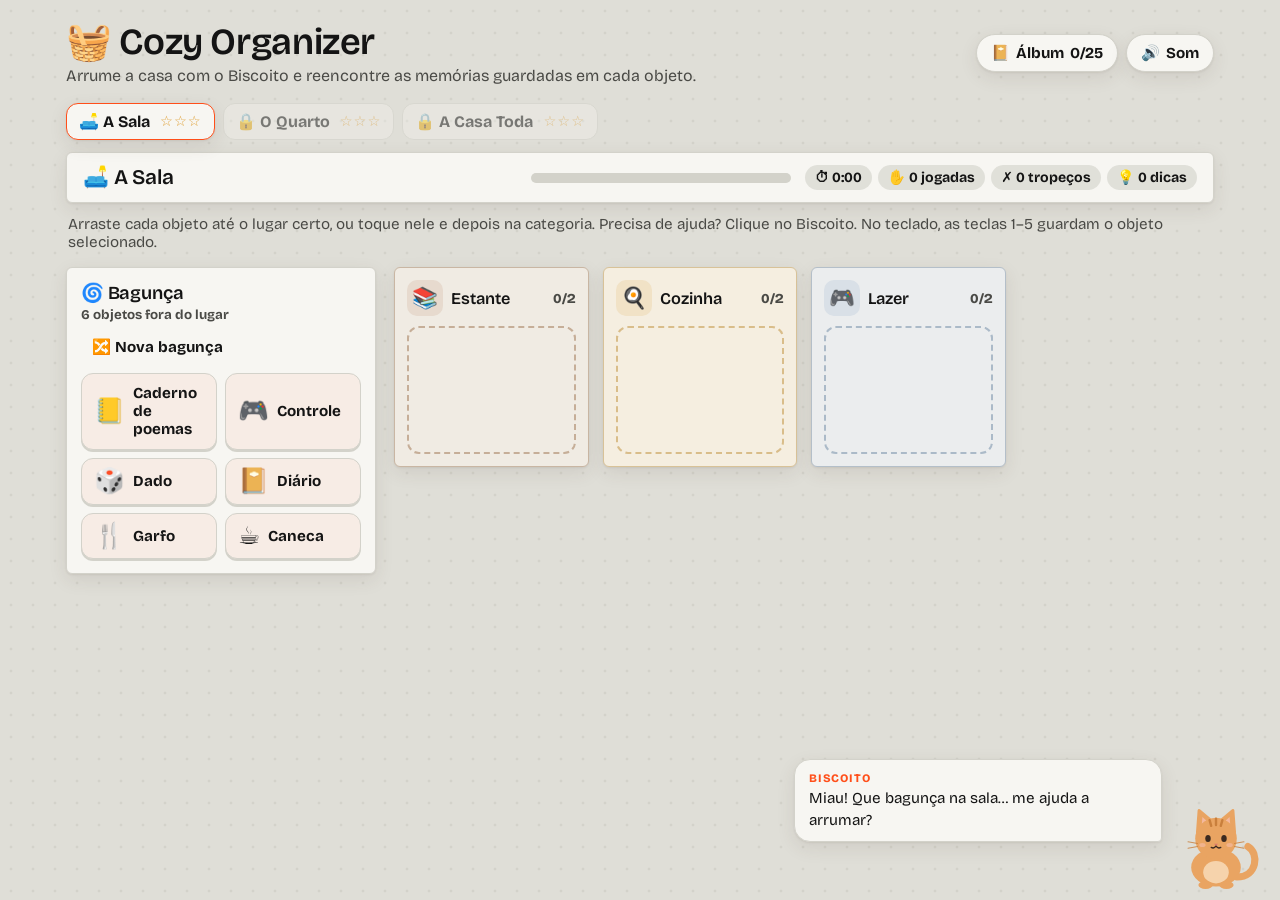
<file: projetos/cozy-organizer/index.html>
<!DOCTYPE html>
<html lang="pt-BR">
<head>
<meta charset="utf-8">
<meta name="viewport" content="width=device-width, initial-scale=1">
<title>Cozy Organizer</title>
<link rel="preconnect" href="https://fonts.googleapis.com">
<link rel="preconnect" href="https://fonts.gstatic.com" crossorigin>
<link href="https://fonts.googleapis.com/css2?family=Fredoka:wght@500;600&family=Nunito:wght@400;600;700;800&display=swap" rel="stylesheet">
<style>
:root{
  --bg:#f5ede1; --dot:#e7d8c3; --paper:#fffaf3; --ink:#4a3a2e; --muted:#8b7562;
  --line:#e6d6c2; --accent:#d9825b; --accent-ink:#fff; --ok:#6fa77c; --bad:#d9675b; --gold:#e0a33c;
  --shadow:0 1px 2px rgba(74,58,46,.08),0 6px 18px rgba(74,58,46,.10);
  --cat:#e9a462; --cat-dark:#c97f3c; --cat-belly:#f6d3ac; --cat-ear:#f4b9a0; --cat-nose:#d97a6c; --cat-eye:#3b2a20;
  --radius:16px;
}
@media (prefers-color-scheme: dark){
  :root{
    --bg:#211b17; --dot:#2d251f; --paper:#2d2520; --ink:#f2e6d7; --muted:#b39e8a;
    --line:#44382f; --accent:#e8946a; --accent-ink:#2a1d15;
    --shadow:0 1px 2px rgba(0,0,0,.3),0 8px 22px rgba(0,0,0,.35);
    --cat-eye:#1d140e;
  }
}
*{box-sizing:border-box}
html{color-scheme:light dark}
body{
  margin:0; min-height:100vh; padding-bottom:140px;
  font-family:"Nunito",system-ui,-apple-system,"Segoe UI",sans-serif;
  color:var(--ink); background-color:var(--bg);
  background-image:radial-gradient(var(--dot) 1.2px,transparent 1.7px);
  background-size:22px 22px;
  -webkit-tap-highlight-color:transparent;
}
h1,h2,h3{font-family:"Fredoka","Nunito",system-ui,sans-serif;font-weight:600;margin:0;letter-spacing:-.01em}
button{font:inherit;color:inherit}
:focus-visible{outline:3px solid var(--accent);outline-offset:2px}
.muted{color:var(--muted)}
.wrap{max-width:1180px;margin:0 auto;padding:20px 16px}

/* ---------- topo ---------- */
.top{display:flex;align-items:center;justify-content:space-between;gap:12px;flex-wrap:wrap}
.brand h1{font-size:clamp(1.7rem,3.6vw,2.3rem)}
.brand p{margin:2px 0 0;color:var(--muted)}
.tools{display:flex;gap:8px}
.btn{
  display:inline-flex;align-items:center;gap:6px;cursor:pointer;
  border:1px solid var(--line);background:var(--paper);box-shadow:var(--shadow);
  padding:9px 14px;border-radius:999px;font-weight:700;font-size:.95rem;
  transition:transform .15s,background .15s;
}
.btn:hover{transform:translateY(-1px)}
.btn:active{transform:translateY(1px)}
.btn.primary{background:var(--accent);color:var(--accent-ink);border-color:transparent}
.btn.ghost{box-shadow:none;background:transparent;border-color:transparent;padding:6px 10px}
.btn.ghost:hover{background:color-mix(in srgb,var(--line) 50%,transparent)}

.rooms{display:flex;gap:8px;margin:18px 0 12px;flex-wrap:wrap}
.room{
  display:flex;align-items:center;gap:10px;cursor:pointer;font-weight:700;
  border:1px solid var(--line);border-radius:12px;padding:8px 12px;
  background:color-mix(in srgb,var(--paper) 65%,transparent);
}
.room .stars{color:var(--gold);letter-spacing:1px;font-size:.9rem}
.room.current{background:var(--paper);border-color:var(--accent);box-shadow:var(--shadow)}
.room:disabled{opacity:.5;cursor:not-allowed}

.hud{
  display:flex;align-items:center;gap:14px;flex-wrap:wrap;
  background:var(--paper);border:1px solid var(--line);border-radius:var(--radius);
  padding:12px 16px;box-shadow:var(--shadow);
}
.hud h2{font-size:1.3rem;margin-right:auto}
.progress{flex:1 1 140px;max-width:260px;height:10px;border-radius:99px;background:var(--line);overflow:hidden}
.progress i{display:block;height:100%;width:0;background:var(--ok);border-radius:inherit;transition:width .4s ease}
.stats{display:flex;gap:6px;flex-wrap:wrap}
.stat{
  font-variant-numeric:tabular-nums;font-size:.88rem;font-weight:700;white-space:nowrap;
  padding:4px 10px;border-radius:99px;background:color-mix(in srgb,var(--line) 60%,transparent);
}
.hint-line{color:var(--muted);font-size:.95rem;margin:12px 2px 16px}

/* ---------- tabuleiro ---------- */
.board{display:grid;grid-template-columns:minmax(250px,310px) 1fr;gap:18px;align-items:start}
.panel{background:var(--paper);border:1px solid var(--line);border-radius:var(--radius);padding:14px;box-shadow:var(--shadow)}
.pile{position:sticky;top:16px}
.pile-head{display:flex;align-items:center;justify-content:space-between;flex-wrap:wrap;gap:8px;margin-bottom:10px}
.pile-head h3{font-size:1.15rem}
.pile-head small{color:var(--muted);font-weight:700}
#items{display:grid;grid-template-columns:repeat(auto-fill,minmax(125px,1fr));gap:8px;min-height:110px}
.empty{grid-column:1/-1;display:grid;place-items:center;text-align:center;color:var(--muted);padding:28px 10px;font-weight:700}

.item{
  display:flex;align-items:center;gap:8px;text-align:left;cursor:grab;
  padding:10px 12px;border-radius:12px;border:1px solid var(--line);
  background:color-mix(in srgb,var(--accent) 6%,var(--paper));
  font-weight:700;font-size:.95rem;line-height:1.2;
  touch-action:none;user-select:none;-webkit-user-select:none;
  box-shadow:0 2px 0 var(--line);
  transition:transform .15s,box-shadow .15s,opacity .15s,border-color .15s;
}
.item .em{font-size:1.55rem;line-height:1;flex:none}
.item:hover{transform:translateY(-2px);box-shadow:var(--shadow)}
.item.selected{
  border-color:var(--accent);transform:translateY(-3px) rotate(-1.5deg);
  box-shadow:0 0 0 3px color-mix(in srgb,var(--accent) 35%,transparent),var(--shadow);
}
.item.lifting{opacity:.3}
.item.shake{animation:shake .4s}
.drag-ghost{
  position:fixed;z-index:50;pointer-events:none;margin:0;cursor:grabbing;
  transform:rotate(-4deg) scale(1.06);box-shadow:0 14px 30px rgba(0,0,0,.22);
}

.zones{display:grid;grid-template-columns:repeat(auto-fill,minmax(190px,1fr));gap:14px}
.zone{
  --tint:#999;position:relative;display:flex;flex-direction:column;min-height:200px;cursor:pointer;
  background:color-mix(in srgb,var(--tint) 10%,var(--paper));
  border:1px solid color-mix(in srgb,var(--tint) 35%,var(--line));
  border-radius:var(--radius);padding:12px;box-shadow:var(--shadow);
  transition:transform .15s,border-color .15s,box-shadow .2s;
}
.zone-head{display:flex;align-items:center;gap:8px;font-family:"Fredoka","Nunito",sans-serif;font-weight:600;font-size:1.02rem}
.zone-head .ic{
  flex:none;width:36px;height:36px;display:grid;place-items:center;font-size:1.3rem;
  border-radius:10px;background:color-mix(in srgb,var(--tint) 24%,var(--paper));
}
.zone-head .count{margin-left:auto;font-family:"Nunito",sans-serif;font-size:.85rem;font-weight:800;color:var(--muted);font-variant-numeric:tabular-nums;white-space:nowrap}
.zone.full .count{color:var(--ok)}
.zone-drop{
  flex:1;margin-top:10px;padding:8px;border-radius:12px;
  border:2px dashed color-mix(in srgb,var(--tint) 45%,var(--line));
  display:flex;flex-wrap:wrap;align-content:flex-start;gap:6px;
  transition:background .2s,border-color .2s;
}
.zone.over{transform:scale(1.02);border-color:var(--tint)}
.zone.over .zone-drop{border-style:solid;border-color:var(--tint);background:color-mix(in srgb,var(--tint) 16%,transparent)}
.board.awaiting .zone:not(.full) .zone-drop{animation:breathe 1.6s ease-in-out infinite}
.zone.hint{box-shadow:0 0 0 4px color-mix(in srgb,var(--tint) 60%,transparent),var(--shadow);animation:bump .5s}
.zone.bad{animation:shake .4s}
.zone.bad .zone-drop{border-color:var(--bad);background:color-mix(in srgb,var(--bad) 12%,transparent)}
.chip{
  display:inline-flex;align-items:center;gap:5px;cursor:help;
  padding:5px 9px;border-radius:99px;font-size:.85rem;font-weight:700;
  border:1px solid color-mix(in srgb,var(--tint) 40%,var(--line));background:var(--paper);
  animation:pop .35s cubic-bezier(.3,1.6,.5,1);
}

/* ---------- gato ---------- */
.companion{
  position:fixed;right:16px;bottom:10px;z-index:40;pointer-events:none;
  display:flex;align-items:flex-end;gap:6px;max-width:min(470px,calc(100vw - 32px));
}
.bubble{
  pointer-events:auto;margin-bottom:48px;padding:10px 14px;line-height:1.4;font-size:.95rem;
  background:var(--paper);border:1px solid var(--line);border-radius:16px 16px 4px 16px;box-shadow:var(--shadow);
  transform-origin:bottom right;transition:opacity .4s,transform .4s;
}
.bubble small{display:block;font-weight:800;color:var(--accent);font-size:.72rem;text-transform:uppercase;letter-spacing:.07em;margin-bottom:2px}
.bubble.pop{animation:pop .3s}
.bubble.quiet{opacity:0;transform:translateY(8px);pointer-events:none}
.cat{flex:none;pointer-events:auto;width:96px;height:90px;border:0;background:none;padding:0;cursor:pointer}
.cat svg{width:100%;height:100%;overflow:visible;display:block}
.cat .tail{transform-origin:86px 96px;animation:wag 3s ease-in-out infinite}
.cat .eyes{transform-origin:60px 48px;animation:blink 5s infinite}
.cat .happy-eyes{opacity:0}
.cat.happy .eyes{opacity:0}
.cat.happy .happy-eyes{opacity:1}
.cat.happy svg{animation:hop .5s}
.cat .head{transform-origin:60px 74px;transition:transform .3s}
.cat.confused .head{transform:rotate(-12deg)}
.cat:hover .head{transform:rotate(6deg)}

/* ---------- diálogos ---------- */
dialog{
  border:none;border-radius:20px;padding:0;background:var(--paper);color:var(--ink);
  box-shadow:0 20px 60px rgba(0,0,0,.3);width:min(520px,calc(100vw - 32px));max-height:calc(100vh - 48px);
}
dialog::backdrop{background:rgba(40,28,20,.45);backdrop-filter:blur(2px)}
#albumDlg{width:min(780px,calc(100vw - 32px))}
.dlg{padding:24px}
.end{text-align:center}
.end h2{font-size:1.6rem;margin-top:4px}
.end p{margin:6px 0}
.big-stars{font-size:2.6rem;color:var(--gold);letter-spacing:4px;line-height:1}
.big-stars .dim{color:var(--line)}
.summary{display:flex;justify-content:center;gap:6px;flex-wrap:wrap;margin:14px 0}
.record{font-weight:800;color:var(--gold)}
.end h3{font-size:1rem;margin:16px 0 8px;text-align:left}
.mem-list{text-align:left;list-style:none;padding:0;margin:0;display:grid;gap:8px;max-height:230px;overflow:auto}
.mem-list li{display:flex;gap:10px;align-items:flex-start;padding:8px 10px;border-radius:12px;background:color-mix(in srgb,var(--line) 40%,transparent);font-size:.92rem}
.mem-list .em{font-size:1.4rem;line-height:1}
.dlg-actions{display:flex;gap:8px;justify-content:center;flex-wrap:wrap;margin-top:18px}
.album-top{display:flex;align-items:center;justify-content:space-between;gap:8px}
.album h3{margin:18px 0 8px;font-size:1.02rem}
.album-grid{display:grid;grid-template-columns:repeat(auto-fill,minmax(210px,1fr));gap:8px}
.mem{padding:10px 12px;border-radius:12px;font-size:.9rem;line-height:1.35;border:1px solid color-mix(in srgb,var(--tint,var(--line)) 40%,var(--line));background:color-mix(in srgb,var(--tint,transparent) 8%,var(--paper))}
.mem b{display:block;margin-bottom:2px}
.mem.locked{color:var(--muted);border-style:dashed;background:transparent}
.confetti{position:fixed;top:-30px;z-index:60;pointer-events:none;font-size:1.4rem;animation:fall var(--d) linear forwards}

/* ---------- animações ---------- */
@keyframes wag{0%,100%{transform:rotate(0)}50%{transform:rotate(14deg)}}
@keyframes blink{0%,92%,100%{transform:scaleY(1)}95%{transform:scaleY(.1)}}
@keyframes hop{0%,100%{transform:translateY(0)}40%{transform:translateY(-10px)}}
@keyframes shake{0%,100%{transform:translateX(0)}20%{transform:translateX(-6px)}40%{transform:translateX(6px)}60%{transform:translateX(-4px)}80%{transform:translateX(4px)}}
@keyframes pop{0%{transform:scale(.6);opacity:0}100%{transform:scale(1);opacity:1}}
@keyframes bump{50%{transform:scale(1.04)}}
@keyframes breathe{50%{border-color:var(--tint)}}
@keyframes fall{to{transform:translate(var(--x),110vh) rotate(var(--r))}}

@media (max-width:720px){
  body{padding-bottom:160px}
  .board{grid-template-columns:1fr}
  .pile{position:static}
  #items{grid-template-columns:repeat(2,1fr)}
  .zones{grid-template-columns:repeat(2,1fr);gap:10px}
  .zone{min-height:150px;padding:10px}
  .zone-head{font-size:.92rem}
  .hud h2{flex-basis:100%}
  .cat{width:72px;height:68px}
  .bubble{margin-bottom:36px;font-size:.88rem}
  .tools .label{display:none}
}
@media (prefers-reduced-motion: reduce){
  *,*::before,*::after{animation-duration:.01ms!important;animation-iteration-count:1!important;transition-duration:.01ms!important}
}
</style>
<link rel="stylesheet" href="../tema-portfolio.css">
<link rel="icon" href="../../favicon.svg" type="image/svg+xml">
</head>
<body class="tema-cozy">
<div class="wrap">
  <header class="top">
    <div class="brand">
      <h1>🧺 Cozy Organizer</h1>
      <p>Arrume a casa com o Biscoito e reencontre as memórias guardadas em cada objeto.</p>
    </div>
    <div class="tools">
      <button class="btn" id="albumBtn" type="button">📔 <span class="label">Álbum</span> <span id="albumCount"></span></button>
      <button class="btn" id="soundBtn" type="button"></button>
    </div>
  </header>

  <nav class="rooms" id="rooms" aria-label="Cômodos"></nav>

  <section class="hud" aria-label="Progresso">
    <h2 id="roomName"></h2>
    <div class="progress" id="progress" role="progressbar" aria-label="Objetos guardados" aria-valuemin="0"><i id="bar"></i></div>
    <div class="stats">
      <span class="stat" id="time" title="Tempo"></span>
      <span class="stat" id="moves"></span>
      <span class="stat" id="mistakes"></span>
      <span class="stat" id="hints"></span>
    </div>
  </section>

  <p class="hint-line">Arraste cada objeto até o lugar certo, ou toque nele e depois na categoria. Precisa de ajuda? Clique no Biscoito. No teclado, as teclas 1–5 guardam o objeto selecionado.</p>

  <main class="board" id="board">
    <section class="panel pile" aria-label="Bagunça">
      <div class="pile-head">
        <div><h3>🌀 Bagunça</h3><small id="pileCount"></small></div>
        <button class="btn ghost" id="reshuffle" type="button">🔀 Nova bagunça</button>
      </div>
      <div id="items"></div>
    </section>
    <section class="zones" id="zones" aria-label="Lugares"></section>
  </main>
</div>

<div class="companion">
  <div class="bubble" id="bubble" role="status" aria-live="polite"><small id="bubbleTag"></small><span id="bubbleText"></span></div>
  <button class="cat" id="cat" type="button" aria-label="Biscoito, o gato. Clique para pedir uma dica.">
    <svg viewBox="0 0 120 112" aria-hidden="true">
      <path class="tail" d="M86 96 C112 96 114 66 100 58" fill="none" stroke="var(--cat)" stroke-width="9" stroke-linecap="round"/>
      <ellipse cx="60" cy="84" rx="31" ry="24" fill="var(--cat)"/>
      <ellipse cx="60" cy="90" rx="16" ry="14" fill="var(--cat-belly)"/>
      <ellipse cx="47" cy="106" rx="9" ry="5" fill="var(--cat)"/>
      <ellipse cx="73" cy="106" rx="9" ry="5" fill="var(--cat)"/>
      <g class="head">
        <path d="M37 40 L39 13 L58 29 Z" fill="var(--cat)" stroke="var(--cat)" stroke-width="4" stroke-linejoin="round"/>
        <path d="M83 40 L81 13 L62 29 Z" fill="var(--cat)" stroke="var(--cat)" stroke-width="4" stroke-linejoin="round"/>
        <path d="M42 33 L43 21 L52 29Z" fill="var(--cat-ear)"/>
        <path d="M78 33 L77 21 L68 29Z" fill="var(--cat-ear)"/>
        <circle cx="60" cy="48" r="26" fill="var(--cat)"/>
        <path d="M60 23 v8 M52 25 l2 7 M68 25 l-2 7" stroke="var(--cat-dark)" stroke-width="3" stroke-linecap="round"/>
        <g class="eyes" fill="var(--cat-eye)"><ellipse cx="50" cy="48" rx="3.4" ry="4.4"/><ellipse cx="70" cy="48" rx="3.4" ry="4.4"/></g>
        <g class="happy-eyes" fill="none" stroke="var(--cat-eye)" stroke-width="2.6" stroke-linecap="round"><path d="M45.5 49 q4.5 -5 9 0"/><path d="M65.5 49 q4.5 -5 9 0"/></g>
        <ellipse cx="43" cy="56" rx="4" ry="2.5" fill="var(--cat-ear)" opacity=".7"/>
        <ellipse cx="77" cy="56" rx="4" ry="2.5" fill="var(--cat-ear)" opacity=".7"/>
        <path d="M57.5 54.5 h5 l-2.5 3 z" fill="var(--cat-nose)"/>
        <path d="M60 57.5 q-2.5 3.5 -6 1.5 M60 57.5 q2.5 3.5 6 1.5" fill="none" stroke="var(--cat-eye)" stroke-width="1.6" stroke-linecap="round"/>
        <g stroke="var(--cat-dark)" stroke-width="1.3" stroke-linecap="round" opacity=".8"><path d="M37 54 l-12 -2 M37 58 l-12 2"/><path d="M83 54 l12 -2 M83 58 l12 2"/></g>
      </g>
    </svg>
  </button>
</div>

<dialog id="endDlg"></dialog>
<dialog id="albumDlg"></dialog>

<script>
const CATS = {
  livro:  {label:"Estante",          icon:"📚", tint:"#b5835a", prep:"na"},
  cozinha:{label:"Cozinha",          icon:"🍳", tint:"#e0a33c", prep:"na"},
  lazer:  {label:"Lazer",            icon:"🎮", tint:"#7a9cc6", prep:"no"},
  roupa:  {label:"Guarda-roupa",     icon:"👕", tint:"#c27ba0", prep:"no"},
  gato:   {label:"Cantinho do gato", icon:"🐾", tint:"#6fa77c", prep:"no"},
};

// A ordem importa: o índice é usado para salvar o álbum.
const POOL = [
  {e:"📖", n:"Romance",            t:"livro",   m:"O romance que a vovó lia em voz alta nas noites de chuva."},
  {e:"📚", n:"Enciclopédia",       t:"livro",   m:"Volume B, sempre aberto na página dos bichos."},
  {e:"📔", n:"Diário",             t:"livro",   m:"Guardando segredos desde o verão de 2009."},
  {e:"🗺️", n:"Atlas",              t:"livro",   m:"Os lugares que a gente prometeu visitar juntos."},
  {e:"📒", n:"Caderno de poemas",  t:"livro",   m:"Rabiscos que eu nunca mostrei para ninguém."},
  {e:"🍴", n:"Garfo",              t:"cozinha", m:"Do faqueiro bom, que só sai da gaveta no Natal."},
  {e:"🥣", n:"Tigela",             t:"cozinha", m:"A tigela do cereal de domingo, assistindo desenho."},
  {e:"☕", n:"Caneca",             t:"cozinha", m:"Lascada na borda. Ninguém tem coragem de jogar fora."},
  {e:"🫖", n:"Bule",               t:"cozinha", m:"Chá de camomila para as conversas que vão até tarde."},
  {e:"🥄", n:"Colher de pau",      t:"cozinha", m:"Já mexeu uns mil brigadeiros. Talvez mais."},
  {e:"🎮", n:"Controle",           t:"lazer",   m:"Fase 7: o chefão que vencemos às três da manhã."},
  {e:"🧩", n:"Quebra-cabeça",      t:"lazer",   m:"Mil peças. Falta uma. Sempre faltou."},
  {e:"🎲", n:"Dado",               t:"lazer",   m:"Do jogo de tabuleiro das férias na praia."},
  {e:"🪀", n:"Ioiô",               t:"lazer",   m:"O truque que eu nunca consegui aprender."},
  {e:"🃏", n:"Baralho",            t:"lazer",   m:"Truco com o vovô, valendo amendoim."},
  {e:"🧣", n:"Cachecol",           t:"roupa",   m:"Tricotado à mão, meio torto, perfeito."},
  {e:"🧦", n:"Meias",              t:"roupa",   m:"O par favorito. Cada pé de uma cor."},
  {e:"🧥", n:"Casaco",             t:"roupa",   m:"Ainda tem um ingresso de cinema esquecido no bolso."},
  {e:"👒", n:"Chapéu",             t:"roupa",   m:"Do piquenique em que choveu e ninguém ligou."},
  {e:"🧤", n:"Luvas",              t:"roupa",   m:"O Biscoito já roubou uma delas duas vezes."},
  {e:"🧶", n:"Novelo",             t:"gato",    m:"Ele desenrola, eu enrolo de novo. Ciclo eterno."},
  {e:"🐟", n:"Peixinho de pelúcia",t:"gato",    m:"O brinquedo favorito, já meio careca de tanto amor."},
  {e:"🪶", n:"Varinha de pena",    t:"gato",    m:"Ele finge que não liga, mas sempre pula."},
  {e:"📦", n:"Caixa",              t:"gato",    m:"A caminha nova custou caro. Ele prefere a caixa."},
  {e:"🔔", n:"Guizo",              t:"gato",    m:"O guizo que denuncia os assaltos à cozinha."},
];
POOL.forEach((p,i)=>p.id=i);

const ROUNDS = [
  {name:"A Sala",      icon:"🛋️", cats:["livro","cozinha","lazer"],                per:2, intro:"Miau! Que bagunça na sala… me ajuda a arrumar?"},
  {name:"O Quarto",    icon:"🛏️", cats:["livro","roupa","lazer","gato"],           per:2, intro:"O quarto também?! Juro que não fui eu. 🐾"},
  {name:"A Casa Toda", icon:"🏡", cats:["livro","cozinha","lazer","roupa","gato"], per:3, intro:"A casa inteira! Eu supervisiono daqui de baixo."},
];

const WRONG = [
  c=>`Hmm… acho que o lugar disso não é ${c.prep} ${c.label}.`,
  c=>`${c.prep==="na"?"Na":"No"} ${c.label}? Miau… tem certeza?`,
  c=>`Isso aí ${c.prep} ${c.label}? Até eu sei que não. 😼`,
];
const IDLE = [
  "Prrr… escolha um objeto e me clique para ganhar uma dica.",
  "Estou supervisionando. É um trabalho muito importante.",
  "Se algo cair da estante, não fui eu.",
  "Uma soneca agora cairia bem…",
];

const $ = s=>document.querySelector(s);
const pick = a=>a[Math.floor(Math.random()*a.length)];
const shuffle = a=>{ for(let i=a.length-1;i>0;i--){ const j=Math.floor(Math.random()*(i+1)); [a[i],a[j]]=[a[j],a[i]]; } return a; };
const plural = (n,one,many)=>`${n} ${n===1?one:many}`;
const fmt = s=>`${Math.floor(s/60)}:${String(s%60).padStart(2,"0")}`;
const reduceMotion = matchMedia("(prefers-reduced-motion: reduce)").matches;

const K = {best:"cozy.best", found:"cozy.found", mute:"cozy.mute"};
// Cache em memória: o progresso vale para a sessão mesmo sem localStorage.
const store = {
  mem:{},
  get(k,d){
    if(k in this.mem) return this.mem[k];
    try{ const v=localStorage.getItem(k); return v?JSON.parse(v):d; }catch{ return d; }
  },
  set(k,v){ this.mem[k]=v; try{ localStorage.setItem(k,JSON.stringify(v)); }catch{} },
};

const boardEl=$("#board"), itemsEl=$("#items"), zonesEl=$("#zones"), catBtn=$("#cat");
const bubble=$("#bubble"), bubbleTag=$("#bubbleTag"), bubbleText=$("#bubbleText");
const endDlg=$("#endDlg"), albumDlg=$("#albumDlg");

const S = {round:0, total:0, placed:0, moves:0, mistakes:0, hints:0, t0:0, tEnd:0, tick:null, selected:null, found:[]};

/* ---------- som ---------- */
let actx=null, muted=store.get(K.mute,false);
function tone(f, d=.12, type="sine", when=0, vol=.08, glideTo){
  if(muted) return;
  try{
    actx = actx || new (window.AudioContext||window.webkitAudioContext)();
    const t=actx.currentTime+when, o=actx.createOscillator(), g=actx.createGain();
    o.type=type; o.frequency.setValueAtTime(f,t);
    if(glideTo) o.frequency.exponentialRampToValueAtTime(glideTo,t+d);
    g.gain.setValueAtTime(0,t); g.gain.linearRampToValueAtTime(vol,t+.015); g.gain.exponentialRampToValueAtTime(.0001,t+d);
    o.connect(g).connect(actx.destination); o.start(t); o.stop(t+d+.02);
  }catch{}
}
const sfx = {
  pick:()=>tone(520,.07,"triangle",0,.05),
  ok:  ()=>{ tone(660,.12,"triangle"); tone(880,.18,"triangle",.08); },
  bad: ()=>{ tone(230,.18,"sine",0,.07); tone(196,.22,"sine",.1,.06); },
  meow:()=>{ tone(620,.12,"triangle",0,.05,840); tone(840,.32,"triangle",.11,.05,420); },
  win: ()=>[523,659,784,1047].forEach((f,i)=>tone(f,.3,"triangle",i*.11)),
};
function renderSound(){
  const b=$("#soundBtn");
  b.innerHTML = muted ? `🔇 <span class="label">Mudo</span>` : `🔊 <span class="label">Som</span>`;
  b.setAttribute("aria-pressed", String(!muted));
  b.setAttribute("aria-label", muted?"Ligar som":"Desligar som");
}
$("#soundBtn").addEventListener("click",()=>{ muted=!muted; store.set(K.mute,muted); renderSound(); sfx.pick(); });

/* ---------- gato ---------- */
let moodTimer, quietTimer;
function flash(el,cls){
  el.classList.remove(cls); void el.offsetWidth; el.classList.add(cls);
  el.addEventListener("animationend",()=>el.classList.remove(cls),{once:true});
}
function say(text, tag="", mood=""){
  bubbleTag.textContent=tag; bubbleTag.hidden=!tag; bubbleText.textContent=text;
  bubble.classList.remove("quiet"); flash(bubble,"pop");
  clearTimeout(quietTimer); quietTimer=setTimeout(()=>bubble.classList.add("quiet"), 7000);
  catBtn.classList.remove("happy","confused"); void catBtn.offsetWidth;
  if(mood){ catBtn.classList.add(mood); clearTimeout(moodTimer); moodTimer=setTimeout(()=>catBtn.classList.remove(mood),1600); }
}
catBtn.addEventListener("click",()=>{
  sfx.meow();
  if(!S.selected){ say(pick(IDLE),"Biscoito","happy"); return; }
  const p=POOL[+S.selected.dataset.id], c=CATS[p.t];
  const z=zonesEl.querySelector(`.zone[data-type="${p.t}"]`);
  startClock(); S.hints++; renderHud();
  z.classList.add("hint"); setTimeout(()=>z.classList.remove("hint"),1500);
  say(`Psiu… tenta ${c.prep} ${c.label}. 😺`,"Dica","happy");
});

/* ---------- rodada ---------- */
function startRound(i){
  document.querySelectorAll("dialog[open]").forEach(d=>d.close());
  clearInterval(S.tick);
  const r=ROUNDS[i];
  Object.assign(S,{round:i, placed:0, moves:0, mistakes:0, hints:0, t0:0, tEnd:0, tick:null, selected:null, found:[]});
  const chosen=r.cats.flatMap(t=>shuffle(POOL.filter(p=>p.t===t)).slice(0,r.per));
  S.total=chosen.length;
  boardEl.classList.remove("awaiting");
  renderZones(r); renderPile(shuffle(chosen)); renderHud(); renderRooms();
  say(r.intro,"Biscoito");
}

function startClock(){
  if(S.t0) return;
  S.t0=Date.now(); S.tick=setInterval(renderHud,1000);
}
const elapsed = ()=>S.t0 ? Math.floor(((S.tEnd||Date.now())-S.t0)/1000) : 0;

function renderRooms(){
  const best=store.get(K.best,{}), nav=$("#rooms");
  nav.innerHTML="";
  ROUNDS.forEach((r,i)=>{
    const unlocked=i===0 || !!best[i-1];
    const s=best[i]?.stars||0;
    const b=document.createElement("button");
    b.type="button"; b.className="room"+(i===S.round?" current":""); b.disabled=!unlocked;
    if(i===S.round) b.setAttribute("aria-current","true");
    b.innerHTML=`<span>${unlocked?r.icon:"🔒"} ${r.name}</span><span class="stars" aria-label="${s} de 3 estrelas">${"★".repeat(s)}${"☆".repeat(3-s)}</span>`;
    if(!unlocked) b.title="Arrume o cômodo anterior para liberar";
    b.addEventListener("click",()=>startRound(i));
    nav.append(b);
  });
}

function renderHud(){
  const r=ROUNDS[S.round], prog=$("#progress");
  $("#roomName").textContent=`${r.icon} ${r.name}`;
  $("#bar").style.width=(S.total?S.placed/S.total*100:0)+"%";
  prog.setAttribute("aria-valuemax",S.total); prog.setAttribute("aria-valuenow",S.placed);
  $("#time").textContent="⏱ "+fmt(elapsed());
  $("#moves").textContent="✋ "+plural(S.moves,"jogada","jogadas");
  $("#mistakes").textContent="✗ "+plural(S.mistakes,"tropeço","tropeços");
  $("#hints").textContent="💡 "+plural(S.hints,"dica","dicas");
}

function renderZones(r){
  zonesEl.innerHTML="";
  r.cats.forEach((t,idx)=>{
    const c=CATS[t], z=document.createElement("div");
    z.className="zone"; z.dataset.type=t; z.tabIndex=0;
    z.setAttribute("role","button"); z.setAttribute("aria-label",`${c.label} (tecla ${idx+1})`);
    z.style.setProperty("--tint",c.tint);
    z.innerHTML=`<div class="zone-head"><span class="ic" aria-hidden="true">${c.icon}</span><span>${c.label}</span><span class="count">0/${r.per}</span></div><div class="zone-drop"></div>`;
    const act=()=>S.selected ? tryPlace(S.selected,z) : say("Primeiro escolha um objeto da bagunça. 🐾");
    z.addEventListener("click",act);
    z.addEventListener("keydown",e=>{ if(e.key==="Enter"||e.key===" "){ e.preventDefault(); act(); } });
    zonesEl.append(z);
  });
}

function renderPile(list){
  itemsEl.innerHTML="";
  list.forEach(p=>{
    const b=document.createElement("button");
    b.type="button"; b.className="item"; b.dataset.id=p.id;
    b.setAttribute("aria-pressed","false"); b.setAttribute("aria-label",p.n);
    b.innerHTML=`<span class="em" aria-hidden="true">${p.e}</span><span>${p.n}</span>`;
    b.addEventListener("pointerdown",onDown);
    b.addEventListener("pointermove",onMove);
    b.addEventListener("pointerup",e=>{ if(drag&&e.pointerId===drag.id) endDrag(true); });
    b.addEventListener("pointercancel",e=>{ if(drag&&e.pointerId===drag.id) endDrag(false); });
    b.addEventListener("click",e=>{ if(suppressClick){ suppressClick=false; return; } toggleSelect(e.currentTarget); });
    itemsEl.append(b);
  });
  updatePile();
}

function updatePile(){
  const left=itemsEl.querySelectorAll(".item").length;
  $("#pileCount").textContent = left ? `${plural(left,"objeto","objetos")} fora do lugar` : "tudo guardado";
  if(!left && !itemsEl.querySelector(".empty")) itemsEl.innerHTML=`<div class="empty">✨ Nada fora do lugar.<br>A casa está em paz.</div>`;
}

function updateZone(zone){
  const n=zone.querySelectorAll(".chip").length, per=ROUNDS[S.round].per;
  zone.querySelector(".count").textContent=(n===per?"✓ ":"")+`${n}/${per}`;
  zone.classList.toggle("full",n===per);
}

/* ---------- seleção ---------- */
function select(el){
  deselect(); startClock();
  S.selected=el; el.classList.add("selected"); el.setAttribute("aria-pressed","true");
  boardEl.classList.add("awaiting"); sfx.pick();
}
function deselect(){
  if(!S.selected) return;
  S.selected.classList.remove("selected"); S.selected.setAttribute("aria-pressed","false");
  S.selected=null; boardEl.classList.remove("awaiting");
}
const toggleSelect = el=>S.selected===el ? deselect() : select(el);

/* ---------- arrastar (mouse + toque) ---------- */
let drag=null, suppressClick=false;
function onDown(e){
  if(e.button!==0) return;
  suppressClick=false;
  const el=e.currentTarget, r=el.getBoundingClientRect();
  drag={el, id:e.pointerId, x0:e.clientX, y0:e.clientY, ox:e.clientX-r.left, oy:e.clientY-r.top, w:r.width, started:false, ghost:null, over:null};
  el.setPointerCapture(e.pointerId);
}
function onMove(e){
  if(!drag||e.pointerId!==drag.id) return;
  if(!drag.started){
    if(Math.hypot(e.clientX-drag.x0,e.clientY-drag.y0)<6) return;
    drag.started=true; deselect(); startClock(); sfx.pick();
    const g=drag.el.cloneNode(true);
    g.classList.add("drag-ghost"); g.style.width=drag.w+"px"; g.setAttribute("aria-hidden","true");
    document.body.append(g); drag.ghost=g;
    drag.el.classList.add("lifting");
  }
  drag.ghost.style.left=(e.clientX-drag.ox)+"px";
  drag.ghost.style.top=(e.clientY-drag.oy)+"px";
  const z=document.elementFromPoint(e.clientX,e.clientY)?.closest(".zone")||null;
  if(z!==drag.over){ drag.over?.classList.remove("over"); z?.classList.add("over"); drag.over=z; }
  if(e.clientY<70) scrollBy(0,-14); else if(innerHeight-e.clientY<70) scrollBy(0,14);
}
function endDrag(drop){
  const {el,started,ghost,over}=drag; drag=null;
  if(!started) return;
  suppressClick=true;
  ghost.remove(); el.classList.remove("lifting"); over?.classList.remove("over");
  if(drop && over) tryPlace(el,over);
}

/* ---------- guardar ---------- */
function tryPlace(el, zone){
  const p=POOL[+el.dataset.id], c=CATS[zone.dataset.type];
  startClock(); S.moves++; deselect();
  if(p.t!==zone.dataset.type){
    S.mistakes++; renderHud();
    flash(el,"shake"); flash(zone,"bad"); sfx.bad();
    say(pick(WRONG)(c),"","confused");
    return;
  }
  S.placed++; S.found.push(p);
  const isNew=unlock(p.id);
  const chip=document.createElement("span");
  chip.className="chip"; chip.title=p.m;
  chip.innerHTML=`<span aria-hidden="true">${p.e}</span>${p.n}`;
  chip.addEventListener("click",ev=>{ ev.stopPropagation(); say(p.m,`Memória · ${p.e} ${p.n}`); });
  zone.querySelector(".zone-drop").append(chip);
  el.remove();
  updateZone(zone); updatePile(); renderHud(); sfx.ok();
  say(p.m, `${isNew?"✨ Nova memória":"Memória"} · ${p.e} ${p.n}`, "happy");
  if(S.placed===S.total) finishRound();
}

function finishRound(){
  S.tEnd=Date.now(); clearInterval(S.tick); renderHud();
  const secs=elapsed(), slips=S.mistakes+S.hints;
  const stars = slips===0 ? 3 : slips<=2 ? 2 : 1;
  const best=store.get(K.best,{}), prev=best[S.round];
  const newRecord = !!prev && secs<prev.time;
  best[S.round]={stars:Math.max(stars,prev?.stars||0), time:prev?Math.min(secs,prev.time):secs};
  store.set(K.best,best);
  renderRooms();
  setTimeout(()=>{ sfx.win(); say("Tudo no lugar! Agora posso cochilar em paz. 💤","Biscoito","happy"); showEnd(stars,secs,newRecord); }, 650);
}

function showEnd(stars, secs, newRecord){
  const last=S.round===ROUNDS.length-1;
  const msg = stars===3 ? "Sem nenhum tropeço. O Biscoito está impressionado." : stars===2 ? "Quase perfeito! Só uns tropecinhos." : "Arrumado é arrumado. 🐾";
  endDlg.innerHTML=`<div class="dlg end">
    <div class="big-stars" role="img" aria-label="${stars} de 3 estrelas">${"★".repeat(stars)}<span class="dim">${"★".repeat(3-stars)}</span></div>
    <h2>${last?"A casa inteira está em paz":"Cômodo arrumado!"}</h2>
    <p class="muted">${msg}</p>
    <div class="summary">
      <span class="stat">⏱ ${fmt(secs)}</span>
      <span class="stat">✋ ${plural(S.moves,"jogada","jogadas")}</span>
      <span class="stat">✗ ${plural(S.mistakes,"tropeço","tropeços")}</span>
      <span class="stat">💡 ${plural(S.hints,"dica","dicas")}</span>
    </div>
    ${newRecord?`<p class="record">🏆 Novo recorde de tempo!</p>`:""}
    <h3>Memórias deste cômodo</h3>
    <ul class="mem-list">${S.found.map(p=>`<li><span class="em" aria-hidden="true">${p.e}</span><div><b>${p.n}</b><br>${p.m}</div></li>`).join("")}</ul>
    <div class="dlg-actions">
      <button class="btn" type="button" data-act="retry">🔀 Nova bagunça</button>
      ${last
        ? `<button class="btn" type="button" data-act="album">📔 Ver álbum</button><button class="btn primary" type="button" data-act="first" autofocus>Recomeçar do início</button>`
        : `<button class="btn primary" type="button" data-act="next" autofocus>Próximo cômodo →</button>`}
    </div>
  </div>`;
  endDlg.showModal();
  confetti(endDlg);
}
endDlg.addEventListener("click",e=>{
  const act=e.target.closest("[data-act]")?.dataset.act;
  if(act==="retry") startRound(S.round);
  if(act==="next")  startRound(S.round+1);
  if(act==="first") startRound(0);
  if(act==="album") openAlbum();
});

function confetti(host){
  if(reduceMotion) return;
  const bits=["✨","🌸","⭐","🍂","🐾","💛"];
  for(let i=0;i<28;i++){
    const s=document.createElement("span");
    s.className="confetti"; s.textContent=pick(bits); s.setAttribute("aria-hidden","true");
    s.style.left=Math.random()*100+"vw";
    s.style.setProperty("--x",(Math.random()*160-80)+"px");
    s.style.setProperty("--r",(Math.random()*720-360)+"deg");
    s.style.setProperty("--d",(1.8+Math.random()*1.6)+"s");
    s.style.animationDelay=Math.random()*.4+"s";
    host.append(s); setTimeout(()=>s.remove(),4200);
  }
}

/* ---------- álbum ---------- */
function unlock(id){
  const found=new Set(store.get(K.found,[]));
  if(found.has(id)) return false;
  found.add(id); store.set(K.found,[...found]); renderAlbumCount();
  return true;
}
function renderAlbumCount(){ $("#albumCount").textContent=`${store.get(K.found,[]).length}/${POOL.length}`; }
function openAlbum(){
  const got=new Set(store.get(K.found,[]));
  let html=`<div class="dlg album">
    <div class="album-top"><h2>📔 Álbum de memórias</h2><button class="btn ghost" type="button" data-act="close" aria-label="Fechar">✕</button></div>
    <p class="muted">${got.size} de ${POOL.length} memórias encontradas. Cada bagunça nova traz objetos diferentes.</p>`;
  for(const [t,c] of Object.entries(CATS)){
    html+=`<h3>${c.icon} ${c.label}</h3><div class="album-grid">`+
      POOL.filter(p=>p.t===t).map(p=>got.has(p.id)
        ? `<div class="mem" style="--tint:${c.tint}"><b>${p.e} ${p.n}</b>${p.m}</div>`
        : `<div class="mem locked"><b>🔒 ???</b>Ainda escondida na bagunça.</div>`).join("")+
      `</div>`;
  }
  albumDlg.innerHTML=html+`</div>`;
  albumDlg.showModal();
}
albumDlg.addEventListener("click",e=>{ if(e.target===albumDlg || e.target.closest('[data-act="close"]')) albumDlg.close(); });
$("#albumBtn").addEventListener("click",openAlbum);
$("#reshuffle").addEventListener("click",()=>startRound(S.round));

/* ---------- teclado ---------- */
document.addEventListener("keydown",e=>{
  if(document.querySelector("dialog[open]")) return;
  if(e.key==="Escape") deselect();
  const n=parseInt(e.key,10);
  if(S.selected && n>=1 && zonesEl.children[n-1]) tryPlace(S.selected,zonesEl.children[n-1]);
});

renderSound(); renderAlbumCount(); startRound(0);
</script>
</body>
</html>
</file>
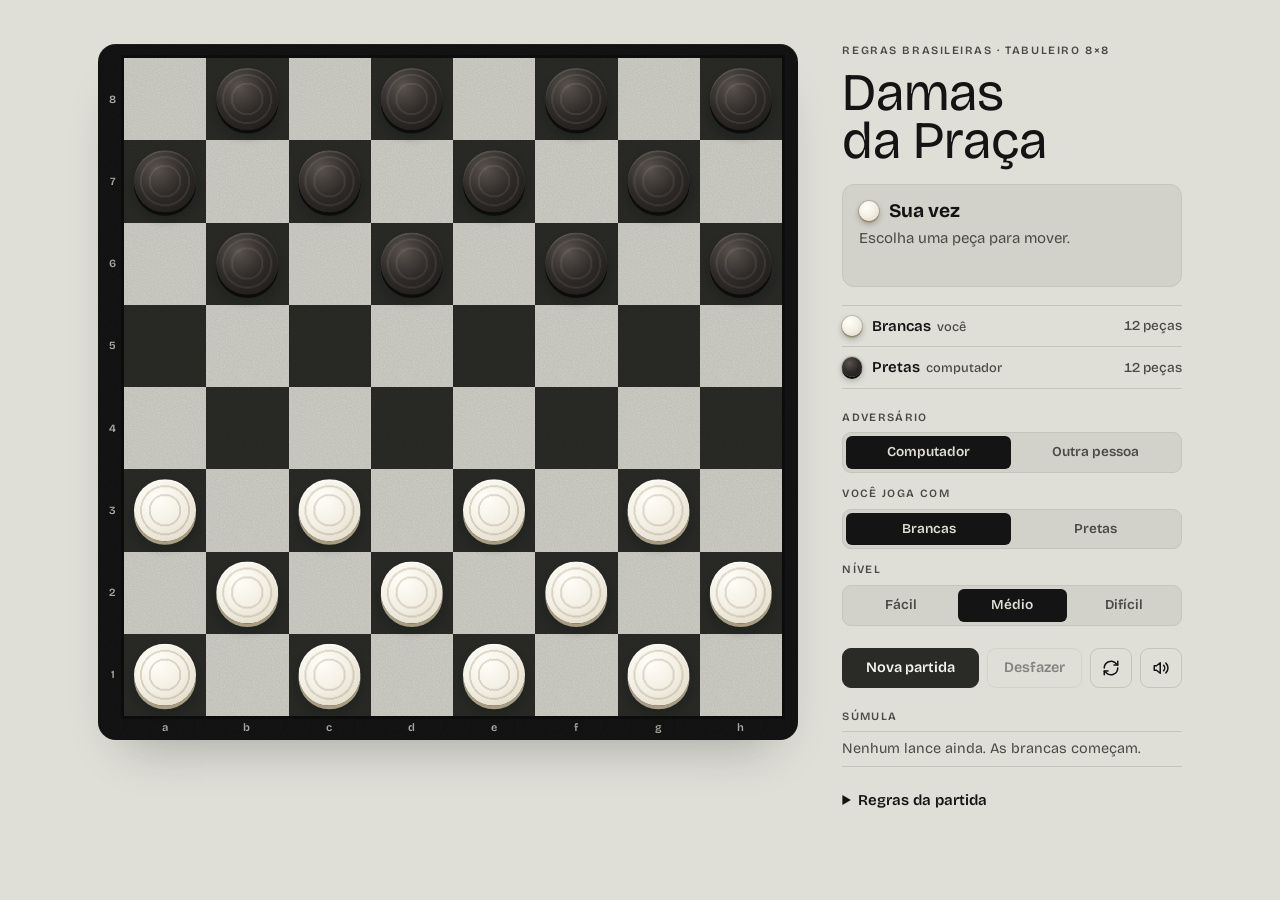
<file: projetos/damas/index.html>
<!DOCTYPE html>
<html lang="pt-BR">
<head>
<meta charset="UTF-8">
<meta name="viewport" content="width=device-width, initial-scale=1.0">
<title>Damas da Praça</title>
<link rel="preconnect" href="https://fonts.googleapis.com">
<link rel="preconnect" href="https://fonts.gstatic.com" crossorigin>
<link rel="stylesheet" href="https://fonts.googleapis.com/css2?family=Alfa+Slab+One&family=Figtree:wght@400;500;600;700&family=JetBrains+Mono:wght@500;600&display=swap">
<style>
/* Layout: a painted praça table (board in its frame) on the left; the scorekeeper's column - name, turn, settings, súmula - on the right. Stacks on phones. */
:root {
  --paper: #E6EAE2;
  --panel: #D9DFD4;
  --ink: #16221C;
  --ink-soft: #4C5A52;
  --line: #BCC6B8;
  --brand: #2E5D48;
  --felt: #2E5D48;
  --felt-lit: #3E735A;
  --frame: #1F4335;
  --frame-hi: rgba(255, 255, 255, .08);
  --frame-ink: #BFD5C7;
  --board-edge: rgba(0, 0, 0, .3);
  --stone: #D2D5C7;
  --accent: #E8A81E;
  --accent-glow: rgba(232, 168, 30, .3);
  --accent-ink: #7E5300;
  --danger: #D2462F;
  --on-felt: #F3F6F0;
  --shadow: rgba(8, 24, 16, .32);
  --chip-ring: rgba(0, 0, 0, .14);
  --grain: url("data:image/svg+xml,%3Csvg xmlns='http://www.w3.org/2000/svg' width='160' height='160'%3E%3Cfilter id='n'%3E%3CfeTurbulence type='fractalNoise' baseFrequency='.85' numOctaves='2' stitchTiles='stitch'/%3E%3CfeColorMatrix values='0 0 0 0 0 0 0 0 0 0 0 0 0 0 0 0 0 0 .55 0'/%3E%3C/filter%3E%3Crect width='100%25' height='100%25' filter='url(%23n)'/%3E%3C/svg%3E");
  --crown-img: url("data:image/svg+xml,%3Csvg xmlns='http://www.w3.org/2000/svg' viewBox='0 0 24 24'%3E%3Cpath d='M3 18h18l1-11-5.5 4L12 4 7.5 11 2 7z'/%3E%3C/svg%3E");

  /* the pieces look the same in both themes: ivory and ebony */
  --w0: #FFFEF8; --w1: #F3EFE4; --w2: #DCD4BF; --w3: #A89D83; --w4: #7E745D;
  --w-rim: rgba(110, 95, 60, .22); --w-gloss: rgba(255, 255, 255, .6); --crown-w: #A36F0B;
  --b0: #5A534E; --b1: #2E2A28; --b2: #1A1817; --b3: #0D0C0B; --b4: #3A3532;
  --b-rim: rgba(255, 255, 255, .08); --b-gloss: rgba(255, 255, 255, .14); --crown-b: #EDB23A;

  --f-display: "Alfa Slab One", Rockwell, "Roboto Slab", Georgia, serif;
  --f-body: "Figtree", "Segoe UI", system-ui, sans-serif;
  --f-mono: "JetBrains Mono", "Cascadia Mono", Consolas, monospace;
}
@media (prefers-color-scheme: dark) {
  :root:not([data-theme="light"]) {
    --paper: #0F1612; --panel: #17221C; --ink: #E2E8E1; --ink-soft: #97A69D; --line: #2A3931;
    --brand: #7DBB98; --felt: #2B5843; --felt-lit: #3A6D55; --frame: #1A3328; --frame-hi: rgba(255, 255, 255, .06);
    --frame-ink: #8FB09D; --board-edge: rgba(0, 0, 0, .45); --stone: #B4B8AA;
    --accent: #F0B33C; --accent-glow: rgba(240, 179, 60, .3); --accent-ink: #F0B33C; --danger: #F0644C;
    --on-felt: #F3F6F0; --shadow: rgba(0, 0, 0, .55); --chip-ring: rgba(255, 255, 255, .2);
    color-scheme: dark;
  }
}
:root[data-theme="dark"] {
  --paper: #0F1612; --panel: #17221C; --ink: #E2E8E1; --ink-soft: #97A69D; --line: #2A3931;
  --brand: #7DBB98; --felt: #2B5843; --felt-lit: #3A6D55; --frame: #1A3328; --frame-hi: rgba(255, 255, 255, .06);
  --frame-ink: #8FB09D; --board-edge: rgba(0, 0, 0, .45); --stone: #B4B8AA;
  --accent: #F0B33C; --accent-glow: rgba(240, 179, 60, .3); --accent-ink: #F0B33C; --danger: #F0644C;
  --on-felt: #F3F6F0; --shadow: rgba(0, 0, 0, .55); --chip-ring: rgba(255, 255, 255, .2);
  color-scheme: dark;
}

*, *::before, *::after { box-sizing: border-box; }
html { background: var(--paper); }
body { background: var(--paper); color: var(--ink); font: 400 15px/1.5 var(--f-body); -webkit-font-smoothing: antialiased; }
button { font: inherit; color: inherit; }
[hidden] { display: none !important; }
.sr { position: absolute; width: 1px; height: 1px; overflow: hidden; clip: rect(0 0 0 0); white-space: nowrap; }

.app {
  max-width: 1120px;
  margin: 0 auto;
  padding-block: clamp(16px, 3vw, 36px) 56px;
  padding-left: max(16px, env(safe-area-inset-left, 0px));
  padding-right: max(16px, env(safe-area-inset-right, 0px));
  display: grid;
  grid-template-columns: minmax(0, 700px) minmax(280px, 340px);
  grid-template-areas: "board head" "board turn" "board panel";
  grid-template-rows: auto auto 1fr;
  column-gap: clamp(24px, 3.5vw, 48px);
  row-gap: 18px;
  justify-content: center;
  align-items: start;
}

/* ---------- masthead ---------- */
.head { grid-area: head; display: grid; gap: 10px; }
.kicker { margin: 0; font: 600 .7rem/1.3 var(--f-mono); letter-spacing: .14em; text-transform: uppercase; color: var(--ink-soft); }
h1 { margin: 0; font: 400 clamp(2.3rem, 4.2vw, 3.3rem)/.92 var(--f-display); color: var(--ink); text-wrap: balance; }
h1 span { display: block; color: var(--brand); }

/* ---------- turn card ---------- */
.turn { grid-area: turn; display: grid; gap: 4px; padding: 14px 16px; background: var(--panel); border: 1px solid var(--line); border-radius: 12px; }
.turn-line { display: flex; align-items: center; gap: 10px; font: 700 1.2rem/1.25 var(--f-body); }
.turn p { margin: 0; min-height: 3em; color: var(--ink-soft); }
.turn.thinking .chip { animation: bob .8s ease-in-out infinite alternate; }
@keyframes bob { to { transform: translateY(-4px); } }

.chip { width: 20px; height: 20px; flex: none; border-radius: 50%; box-shadow: 0 0 0 1px var(--chip-ring), 0 2px 0 var(--chip-edge), 0 3px 6px var(--shadow); }
.chip.w { --chip-edge: var(--w3); background: radial-gradient(circle at 36% 30%, var(--w0), var(--w1) 50%, var(--w2)); }
.chip.b { --chip-edge: var(--b3); background: radial-gradient(circle at 36% 30%, var(--b0), var(--b1) 50%, var(--b2)); }

/* ---------- the table ---------- */
.table-wrap { grid-area: board; min-width: 0; }
.table {
  position: relative;
  width: min(100%, 700px, max(320px, calc(100vh - 72px)));
  margin-inline: auto;
  display: grid;
  grid-template-columns: 22px minmax(0, 1fr);
  grid-template-rows: auto 22px;
  padding: 14px 16px 2px 4px;
  background: var(--frame);
  border-radius: 18px;
  box-shadow: inset 0 1px 0 var(--frame-hi), 0 28px 50px -28px var(--shadow);
}
.table::before { content: ""; position: absolute; inset: 0; border-radius: inherit; background: var(--grain); opacity: .35; mix-blend-mode: multiply; pointer-events: none; }
.ranks { grid-column: 1; grid-row: 1; display: grid; grid-template-rows: repeat(8, 1fr); }
.files { grid-column: 2; grid-row: 2; display: grid; grid-template-columns: repeat(8, 1fr); }
.ranks span, .files span { display: grid; place-items: center; font: 600 11px/1 var(--f-mono); color: var(--frame-ink); }

.board {
  grid-column: 2; grid-row: 1;
  position: relative;
  aspect-ratio: 1;
  display: grid;
  grid-template-columns: repeat(8, minmax(0, 1fr));
  grid-template-rows: repeat(8, minmax(0, 1fr));
  container-type: inline-size;
  box-shadow: 0 0 0 3px var(--board-edge);
  touch-action: manipulation;
  user-select: none;
  -webkit-user-select: none;
  -webkit-tap-highlight-color: transparent;
}
.board::before { content: ""; position: absolute; inset: 0; z-index: 1; background: var(--grain); opacity: .22; mix-blend-mode: multiply; pointer-events: none; }

.sq { position: relative; display: block; width: 100%; height: 100%; min-width: 0; margin: 0; padding: 0; border: 0; border-radius: 0; background: var(--stone); appearance: none; -webkit-appearance: none; }
.sq.dark { background: var(--felt); cursor: default; }
.sq.can, .sq.dest, .sq.step { cursor: pointer; }
.sq.last { background: var(--felt-lit); }
.sq.trace { background: color-mix(in srgb, var(--felt) 70%, var(--accent)); }
.sq.dest::after, .sq.step::after { content: ""; position: absolute; border-radius: 50%; }
.sq.dest::after { inset: 38%; background: var(--accent); box-shadow: 0 0 0 .8cqw var(--accent-glow); transition: inset .12s ease; }
.sq.dest:hover::after { inset: 34%; }
.sq.step::after { inset: 39%; border: .45cqw solid var(--accent); }
.sq:focus { outline: none; }
.sq:focus-visible { outline: .6cqw solid var(--accent); outline-offset: -.6cqw; }

.trail { position: absolute; inset: 0; z-index: 2; width: 100%; height: 100%; overflow: visible; pointer-events: none; }
.trail polyline { fill: none; stroke: var(--accent); stroke-width: .07; stroke-linecap: round; stroke-linejoin: round; stroke-dasharray: .16 .12; }
.trail circle { fill: var(--accent); }
.trail.faint polyline { stroke: var(--on-felt); stroke-width: .05; stroke-dasharray: none; opacity: .4; }
.trail.faint circle { fill: var(--on-felt); opacity: .4; }

/* ---------- pieces ---------- */
.pieces { position: absolute; inset: 0; z-index: 3; pointer-events: none; }
.piece { position: absolute; left: 0; top: 0; width: 12.5%; height: 12.5%; transition: transform .2s cubic-bezier(.3, .7, .3, 1); }
.piece.moving { z-index: 2; }
.piece.w { --hi: var(--w0); --face: var(--w1); --face-dk: var(--w2); --edge: var(--w3); --seam: var(--w4); --rim: var(--w-rim); --gloss: var(--w-gloss); --crown: var(--crown-w); }
.piece.b { --hi: var(--b0); --face: var(--b1); --face-dk: var(--b2); --edge: var(--b3); --seam: var(--b4); --rim: var(--b-rim); --gloss: var(--b-gloss); --crown: var(--crown-b); }
.disk {
  position: absolute; inset: 12%;
  border-radius: 50%;
  background:
    radial-gradient(circle closest-side, transparent 0 46%, var(--rim) 47% 52%, transparent 53% 74%, var(--rim) 75% 80%, transparent 81%),
    radial-gradient(circle at 36% 30%, var(--hi), var(--face) 48%, var(--face-dk) 100%);
  box-shadow: inset 0 .25cqw .2cqw var(--gloss), 0 .55cqw 0 var(--edge), 0 1.1cqw 1.4cqw var(--shadow);
  transition: transform .16s ease, opacity .25s ease, filter .2s ease;
}
.piece.hov .disk { transform: translateY(-.5cqw); }
.piece.selected .disk { transform: translateY(-.9cqw) scale(1.04); outline: .5cqw solid var(--accent); outline-offset: .35cqw; }
/* a dama is two stacked pieces, as on a real table */
.piece.king .disk {
  transform: translateY(-.7cqw);
  box-shadow: inset 0 .25cqw .2cqw var(--gloss), 0 .55cqw 0 var(--edge), 0 .8cqw 0 var(--seam), 0 1.35cqw 0 var(--edge), 0 1.9cqw 1.6cqw var(--shadow);
}
.piece.king .disk::after { content: ""; position: absolute; inset: 27%; background: var(--crown); -webkit-mask: var(--crown-img) center / contain no-repeat; mask: var(--crown-img) center / contain no-repeat; }
.piece.king.hov .disk { transform: translateY(-1.2cqw); }
.piece.king.selected .disk { transform: translateY(-1.6cqw) scale(1.04); }
.piece.crowned .disk { animation: crown .5s cubic-bezier(.2, .9, .3, 1.3); }
@keyframes crown { from { transform: translateY(-3.5cqw) scale(1.15); } }
.piece.must::before { content: ""; position: absolute; inset: 4%; border-radius: 50%; border: .5cqw solid var(--accent); animation: must 1.4s ease-in-out infinite; }
@keyframes must { 0%, 100% { opacity: 1; } 50% { opacity: .2; } }
.piece.doomed .disk { filter: saturate(.3) brightness(.78); }
.piece.doomed::after { content: ""; position: absolute; inset: 7%; border-radius: 50%; border: .5cqw dashed var(--danger); }
.piece.taken .disk { opacity: 0; transform: scale(.5); }

/* ---------- game over ---------- */
.result { position: absolute; inset: 0; z-index: 5; display: grid; place-items: center; padding: 16px; background: color-mix(in srgb, var(--paper) 50%, transparent); -webkit-backdrop-filter: blur(2px); backdrop-filter: blur(2px); }
.result-card { display: grid; gap: 8px; width: min(100%, 330px); padding: 22px 24px; background: var(--paper); color: var(--ink); border: 1px solid var(--line); border-radius: 14px; box-shadow: 0 24px 48px -16px var(--shadow); }
.result-card h2 { margin: 0; font: 400 2rem/1.05 var(--f-display); text-wrap: balance; }
.result-card p { margin: 0; color: var(--ink-soft); }
.result-actions { display: flex; flex-wrap: wrap; gap: 8px; margin-top: 8px; }

/* ---------- panel ---------- */
.panel { grid-area: panel; display: grid; gap: 22px; min-width: 0; }
.label { display: block; margin: 0 0 8px; font: 600 .7rem/1.2 var(--f-mono); letter-spacing: .12em; text-transform: uppercase; color: var(--ink-soft); }

.sides { display: grid; }
.side { display: grid; grid-template-columns: auto minmax(0, 1fr) auto; align-items: center; gap: 10px; padding: 9px 0; border-bottom: 1px solid var(--line); }
.side:first-child { border-top: 1px solid var(--line); }
.side-name { font-weight: 600; }
.side-name em { margin-left: 6px; font-style: normal; font-weight: 500; font-size: .8rem; color: var(--ink-soft); }
.side.on .side-name { color: var(--brand); }
.count { font: 500 .85rem/1 var(--f-mono); font-variant-numeric: tabular-nums; color: var(--ink-soft); }

.settings { display: grid; gap: 14px; }
.seg { display: flex; gap: 2px; padding: 3px; background: var(--panel); border: 1px solid var(--line); border-radius: 9px; }
.seg button { flex: 1 1 0; min-width: 0; padding: 9px 6px; border: 0; border-radius: 6px; background: transparent; color: var(--ink-soft); font: 600 .85rem/1.1 var(--f-body); cursor: pointer; }
.seg button:hover { color: var(--ink); }
.seg button[aria-pressed="true"] { background: var(--ink); color: var(--paper); }
.hint { margin: 0; font-size: .85rem; color: var(--accent-ink); }

.actions { display: flex; flex-wrap: wrap; gap: 8px; }
.btn { display: inline-flex; align-items: center; justify-content: center; gap: 8px; padding: 11px 16px; border: 1px solid var(--line); border-radius: 9px; background: transparent; color: var(--ink); font: 600 .9rem/1 var(--f-body); cursor: pointer; transition: background-color .12s, box-shadow .2s; }
.btn:hover { background: var(--panel); }
.btn.primary { flex: 1 1 auto; background: var(--felt); border-color: var(--felt); color: var(--on-felt); }
.btn.primary:hover { background: var(--felt-lit); }
.btn.nudge { box-shadow: 0 0 0 3px var(--accent-glow), 0 0 0 1px var(--accent); }
.btn:disabled { opacity: .45; cursor: not-allowed; }
.btn:disabled:hover { background: transparent; }
.btn.icon { width: 42px; padding: 10px 0; }
#btnSound[aria-pressed="true"] .off, #btnSound[aria-pressed="false"] .on { display: none; }
.btn:focus-visible, .seg button:focus-visible, .rules summary:focus-visible { outline: 2px solid var(--accent); outline-offset: 2px; }

.sheet ol { list-style: none; margin: 0; padding: 0; max-height: 15rem; overflow-y: auto; border-top: 1px solid var(--line); font: 500 .85rem/1.9 var(--f-mono); font-variant-numeric: tabular-nums; }
.sheet li { display: grid; grid-template-columns: 2.8em minmax(0, 1fr) minmax(0, 1fr); gap: 8px; border-bottom: 1px solid var(--line); }
.sheet li.empty { display: block; padding: 6px 0; font: 400 .9rem/1.5 var(--f-body); color: var(--ink-soft); }
.sheet .n { color: var(--ink-soft); }
.sheet .mv { overflow-wrap: anywhere; }
.sheet .cur { color: var(--accent-ink); font-weight: 600; }

.rules summary { cursor: pointer; font-weight: 600; }
.rules ul { display: grid; gap: 6px; max-width: 62ch; margin: 10px 0 0; padding-left: 1.1em; color: var(--ink-soft); }
.rules p { margin: 10px 0 0; color: var(--ink-soft); max-width: 62ch; }

@media (max-width: 900px) {
  .app { grid-template-columns: minmax(0, 1fr); grid-template-areas: "head" "turn" "board" "panel"; grid-template-rows: auto; row-gap: 16px; }
  .table { width: min(100%, 640px); }
  .panel { width: 100%; max-width: 640px; margin-inline: auto; }
  .turn, .head { width: 100%; max-width: 640px; margin-inline: auto; }
}
@media (max-width: 420px) {
  .table { padding: 8px 8px 0 0; border-radius: 12px; grid-template-columns: 18px minmax(0, 1fr); grid-template-rows: auto 18px; }
  .ranks span, .files span { font-size: 10px; }
}
@media (prefers-reduced-motion: reduce) {
  .piece, .disk, .sq.dest::after { transition: none !important; }
  .piece.must::before, .piece.crowned .disk, .turn.thinking .chip { animation: none !important; }
}
</style>
<link rel="stylesheet" href="../tema-portfolio.css">
<link rel="icon" href="../../favicon.svg" type="image/svg+xml">
</head>
<body class="tema-damas">

<div class="app">
  <header class="head">
    <p class="kicker">Regras brasileiras · tabuleiro 8×8</p>
    <h1>Damas <span>da Praça</span></h1>
  </header>

  <section class="turn" id="turn" aria-live="polite">
    <div class="turn-line"><span class="chip w" id="turnChip"></span><strong id="turnTitle">Sua vez</strong></div>
    <p id="turnDetail">Escolha uma peça para mover.</p>
  </section>

  <section class="table-wrap" aria-label="Tabuleiro">
    <p class="sr" id="boardHelp">Use Tab para entrar no tabuleiro, as setas para andar pelas casas e Enter para escolher a peça e o destino.</p>
    <div class="table">
      <div class="ranks" id="ranks" aria-hidden="true"></div>
      <div class="board" id="board" aria-describedby="boardHelp">
        <svg class="trail" id="trail" viewBox="0 0 8 8" aria-hidden="true"><polyline id="trailLine" points=""></polyline><circle id="trailEnd" cx="0" cy="0" r="0"></circle></svg>
        <div class="pieces" id="pieces" aria-hidden="true"></div>
        <div class="result" id="result" hidden>
          <div class="result-card" role="dialog" aria-labelledby="resultTitle">
            <p class="kicker">Fim de partida</p>
            <h2 id="resultTitle">Você venceu!</h2>
            <p id="resultReason"></p>
            <div class="result-actions">
              <button class="btn primary" type="button" id="btnAgain">Jogar de novo</button>
              <button class="btn" type="button" id="btnPeek">Ver o tabuleiro</button>
            </div>
          </div>
        </div>
      </div>
      <div class="files" id="files" aria-hidden="true"></div>
    </div>
  </section>

  <aside class="panel">
    <section class="sides" aria-label="Peças em jogo">
      <div class="side" id="side-w"><span class="chip w"></span><span class="side-name">Brancas<em id="tag-w"></em></span><span class="count" id="count-w"></span></div>
      <div class="side" id="side-b"><span class="chip b"></span><span class="side-name">Pretas<em id="tag-b"></em></span><span class="count" id="count-b"></span></div>
    </section>

    <section class="settings">
      <div class="field">
        <span class="label" id="lblMode">Adversário</span>
        <div class="seg" role="group" aria-labelledby="lblMode" id="segMode">
          <button type="button" id="modeAi" data-v="ai">Computador</button>
          <button type="button" id="modePvp" data-v="pvp">Outra pessoa</button>
        </div>
      </div>
      <div class="field" id="fieldColor">
        <span class="label" id="lblColor">Você joga com</span>
        <div class="seg" role="group" aria-labelledby="lblColor" id="segColor">
          <button type="button" id="colorW" data-v="1">Brancas</button>
          <button type="button" id="colorB" data-v="-1">Pretas</button>
        </div>
      </div>
      <div class="field" id="fieldLevel">
        <span class="label" id="lblLevel">Nível</span>
        <div class="seg" role="group" aria-labelledby="lblLevel" id="segLevel">
          <button type="button" id="levelEasy" data-v="facil">Fácil</button>
          <button type="button" id="levelMid" data-v="medio">Médio</button>
          <button type="button" id="levelHard" data-v="dificil">Difícil</button>
        </div>
      </div>
      <p class="hint" id="hint" hidden>A troca vale a partir da próxima partida.</p>
    </section>

    <div class="actions">
      <button class="btn primary" type="button" id="btnNew">Nova partida</button>
      <button class="btn" type="button" id="btnUndo">Desfazer</button>
      <button class="btn icon" type="button" id="btnFlip" title="Girar o tabuleiro" aria-label="Girar o tabuleiro">
        <svg width="18" height="18" viewBox="0 0 24 24" fill="none" stroke="currentColor" stroke-width="2" stroke-linecap="round" stroke-linejoin="round" aria-hidden="true"><path d="M3 12a9 9 0 0 1 15.5-6.2L21 8"/><path d="M21 3v5h-5"/><path d="M21 12a9 9 0 0 1-15.5 6.2L3 16"/><path d="M3 21v-5h5"/></svg>
      </button>
      <button class="btn icon" type="button" id="btnSound" title="Som ligado" aria-label="Som" aria-pressed="true">
        <svg class="on" width="18" height="18" viewBox="0 0 24 24" fill="none" stroke="currentColor" stroke-width="2" stroke-linecap="round" stroke-linejoin="round" aria-hidden="true"><path d="M11 5 6 9H3v6h3l5 4z"/><path d="M15.5 8.5a5 5 0 0 1 0 7"/><path d="M18.5 5.5a9 9 0 0 1 0 13"/></svg>
        <svg class="off" width="18" height="18" viewBox="0 0 24 24" fill="none" stroke="currentColor" stroke-width="2" stroke-linecap="round" stroke-linejoin="round" aria-hidden="true"><path d="M11 5 6 9H3v6h3l5 4z"/><path d="m16 9 5 6"/><path d="m21 9-5 6"/></svg>
      </button>
    </div>

    <section class="sheet">
      <h2 class="label">Súmula</h2>
      <ol id="log"></ol>
    </section>

    <details class="rules">
      <summary>Regras da partida</summary>
      <ul>
        <li>As brancas começam. Cada lado tem 12 pedras nas casas escuras.</li>
        <li>A pedra anda uma casa na diagonal, sempre para a frente.</li>
        <li>Capturar é obrigatório, para a frente ou para trás, e vale encadear várias capturas no mesmo lance.</li>
        <li>Lei da maioria: entre as capturas possíveis, é obrigatório fazer a que toma mais peças.</li>
        <li>As peças capturadas só saem do tabuleiro no fim do lance e não podem ser puladas duas vezes.</li>
        <li>A pedra que termina o lance na última fileira vira dama. A dama anda e captura a qualquer distância na diagonal.</li>
        <li>Perde quem fica sem peças ou sem lances. Vinte lances seguidos de cada lado só com damas, sem captura, empatam a partida.</li>
      </ul>
      <p>Clique numa peça e depois na casa de destino. Quando dois caminhos de captura chegam à mesma casa, clique nas casas do caminho, uma de cada vez.</p>
    </details>
  </aside>
</div>

<script>
// ---------- engine: pure rules + search, shared by the page and the worker ----------
function engineModule() {
  // board: Int8Array(64), index = row * 8 + col, row 0 at the top (rank 8).
  // 1 white man, 2 white king, -1 black man, -2 black king. White plays upward.
  const DR = [-1, -1, 1, 1], DC = [-1, 1, -1, 1];
  const RAYS = [], DARK = [];
  for (let sq = 0; sq < 64; sq++) {
    const r = sq >> 3, c = sq & 7;
    if ((r + c) & 1) DARK.push(sq);
    const rays = [];
    for (let d = 0; d < 4; d++) {
      const ray = [];
      for (let rr = r + DR[d], cc = c + DC[d]; rr >= 0 && rr < 8 && cc >= 0 && cc < 8; rr += DR[d], cc += DC[d]) ray.push(rr * 8 + cc);
      rays.push(ray);
    }
    RAYS.push(rays);
  }

  function initialBoard() {
    const b = new Int8Array(64);
    for (const sq of DARK) {
      const r = sq >> 3;
      if (r < 3) b[sq] = -1;
      else if (r > 4) b[sq] = 1;
    }
    return b;
  }

  function makeMove(from, path, captured, piece) {
    const to = path[path.length - 1], r = to >> 3;
    return { from, to, path, captured, promote: (piece === 1 && r === 0) || (piece === -1 && r === 7) };
  }

  // Every capture sequence for the piece on `from`. Captured pieces stay on the board
  // until the move ends: they block the way and cannot be jumped twice.
  function capturesFrom(b, from, out) {
    const piece = b[from], side = piece > 0 ? 1 : -1, king = piece === 2 || piece === -2;
    const path = [], taken = [];
    b[from] = 0;
    const walk = sq => {
      let more = false;
      for (let d = 0; d < 4; d++) {
        const ray = RAYS[sq][d], n = ray.length;
        if (king) {
          let i = 0;
          while (i < n && b[ray[i]] === 0) i++;
          if (i >= n - 1) continue;
          const t = ray[i];
          if (b[t] * side > 0 || b[ray[i + 1]] !== 0 || taken.includes(t)) continue;
          taken.push(t);
          for (let j = i + 1; j < n && b[ray[j]] === 0; j++) {
            more = true;
            path.push(ray[j]);
            walk(ray[j]);
            path.pop();
          }
          taken.pop();
        } else if (n >= 2) {
          const t = ray[0], land = ray[1];
          if (b[t] * side < 0 && b[land] === 0 && !taken.includes(t)) {
            more = true;
            taken.push(t); path.push(land);
            walk(land);
            path.pop(); taken.pop();
          }
        }
      }
      if (!more && taken.length) out.push(makeMove(from, path.slice(), taken.slice(), piece));
    };
    walk(from);
    b[from] = piece;
  }

  function legalMoves(b, side) {
    const caps = [];
    for (const sq of DARK) if (b[sq] * side > 0) capturesFrom(b, sq, caps);
    if (caps.length) {
      // lei da maioria: only the sequences that take the most pieces
      let max = 0;
      for (const m of caps) if (m.captured.length > max) max = m.captured.length;
      return caps.filter(m => m.captured.length === max);
    }
    const moves = [];
    for (const sq of DARK) {
      const p = b[sq];
      if (p * side <= 0) continue;
      if (p === 1 || p === -1) {
        for (let d = p === 1 ? 0 : 2, e = d + 2; d < e; d++) {
          const ray = RAYS[sq][d];
          if (ray.length && b[ray[0]] === 0) moves.push(makeMove(sq, [ray[0]], [], p));
        }
      } else {
        for (let d = 0; d < 4; d++) {
          for (const t of RAYS[sq][d]) {
            if (b[t] !== 0) break;
            moves.push(makeMove(sq, [t], [], p));
          }
        }
      }
    }
    return moves;
  }

  function apply(b, m) {
    const piece = b[m.from], prev = m.captured.map(s => b[s]);
    b[m.from] = 0;
    for (const s of m.captured) b[s] = 0;
    b[m.to] = m.promote ? piece * 2 : piece;
    return { piece, prev };
  }

  function undo(b, m, u) {
    b[m.to] = 0;
    m.captured.forEach((s, i) => { b[s] = u.prev[i]; });
    b[m.from] = u.piece;
  }

  const ADV = [0, 3, 6, 10, 15, 22, 30, 0];
  const CENTER = new Int8Array(64);
  for (let sq = 0; sq < 64; sq++) {
    const r = sq >> 3, c = sq & 7;
    if (r >= 3 && r <= 4 && c >= 2 && c <= 5) CENTER[sq] = 8;
    else if (r >= 2 && r <= 5 && c >= 1 && c <= 6) CENTER[sq] = 3;
  }

  // Score from white's point of view.
  function evaluate(b) {
    let s = 0, wm = 0, bm = 0, wk = 0, bk = 0;
    for (const sq of DARK) {
      const p = b[sq];
      if (!p) continue;
      const r = sq >> 3, c = sq & 7;
      if (p === 1) { wm++; s += 100 + ADV[7 - r] + CENTER[sq]; }
      else if (p === -1) { bm++; s -= 100 + ADV[r] + CENTER[sq]; }
      else if (p === 2) { wk++; s += 320 + (r + c === 7 ? 15 : 0); }
      else { bk++; s -= 320 + (r + c === 7 ? 15 : 0); }
    }
    // men guarding the home row slow down enemy promotions (c1, e1 / d8, f8)
    if (b[58] === 1) s += 8;
    if (b[60] === 1) s += 8;
    if (b[3] === -1) s -= 8;
    if (b[5] === -1) s -= 8;
    // when ahead, trading down is good
    const total = wm + bm + wk + bk;
    s += ((wm + 3 * wk) - (bm + 3 * bk)) * (24 - total) * 1.5;
    return s;
  }

  // Iterative-deepening negamax with alpha-beta. Forced captures are searched past the horizon.
  // opts: { maxDepth, timeMs, margin } - margin > 0 picks at random among moves that close to the best.
  function search(b, side, opts) {
    const clock = () => (typeof performance !== 'undefined' ? performance.now() : Date.now());
    const t0 = clock(), MATE = 1e5;
    let nodes = 0, stop = false;
    const root = legalMoves(b, side);
    if (root.length < 2) return root[0] || null;

    const neg = (depth, alpha, beta, s, ply) => {
      if ((++nodes & 1023) === 0 && clock() - t0 > opts.timeMs) stop = true;
      if (stop) return 0;
      const moves = legalMoves(b, s);
      if (!moves.length) return ply - MATE;
      if (ply >= 48 || (depth <= 0 && !moves[0].captured.length)) return s * evaluate(b);
      const next = moves.length === 1 && ply < 32 ? depth : depth - 1;
      if (moves.length > 1) moves.sort((x, y) => y.promote - x.promote);
      let best = -Infinity;
      for (const m of moves) {
        const u = apply(b, m);
        const v = -neg(next, -beta, -alpha, -s, ply + 1);
        undo(b, m, u);
        if (stop) return 0;
        if (v > best) {
          best = v;
          if (v > alpha) { alpha = v; if (alpha >= beta) break; }
        }
      }
      return best;
    };

    let ranked = null;
    for (let depth = 1; depth <= opts.maxDepth && !stop; depth++) {
      const scored = [];
      let alpha = -Infinity;
      for (const m of root) {
        const u = apply(b, m);
        const v = -neg(depth - 1, -Infinity, opts.margin - alpha, -side, 1);
        undo(b, m, u);
        if (stop) break;
        scored.push([m, v]);
        if (v > alpha) alpha = v;
      }
      if (stop) break;
      scored.sort((x, y) => y[1] - x[1]);
      ranked = scored;
      root.splice(0, root.length, ...scored.map(x => x[0]));
      if (Math.abs(scored[0][1]) > MATE - 500) break;
    }
    if (!ranked) return root[0];
    const top = ranked[0][1];
    const pool = ranked.filter(x => x[1] >= top - opts.margin);
    return pool[Math.floor(Math.random() * pool.length)][0];
  }

  return { DARK, initialBoard, legalMoves, apply, undo, evaluate, search };
}

// ---------- page ----------
const E = engineModule();
const FILES = 'abcdefgh';
const LEVELS = {
  facil: { maxDepth: 1, timeMs: 300, margin: 70 },
  medio: { maxDepth: 4, timeMs: 700, margin: 15 },
  dificil: { maxDepth: 24, timeMs: 1500, margin: 0 },
};
const STORE = 'damas-da-praca:v1';
const reduceMotion = window.matchMedia('(prefers-reduced-motion: reduce)').matches;
const PIECE_NAMES = { 1: 'pedra branca', 2: 'dama branca', '-1': 'pedra preta', '-2': 'dama preta' };

const $ = id => document.getElementById(id);
const boardEl = $('board'), piecesEl = $('pieces'), trailEl = $('trail'), trailLine = $('trailLine'), trailEnd = $('trailEnd');

const sqName = s => FILES[s & 7] + (8 - (s >> 3));
const notate = m => (m.captured.length ? [m.from, ...m.path].map(sqName).join('x') : sqName(m.from) + '-' + sqName(m.to));
const sideName = s => (s === 1 ? 'brancas' : 'pretas');

const settings = { mode: 'ai', human: 1, level: 'medio', sound: true };
const game = { mode: 'ai', human: 1, board: E.initialBoard(), side: 1, moves: [], quiet: 0, legal: [], result: null };
const ui = { selected: null, prefix: [], hover: null, flipped: false, busy: false, thinking: false, peek: false, flash: '', focusSq: 42, movable: new Set(), logLen: -1 };
const squareEls = new Array(64);
const pieceEls = new Map();

const vis = sq => {
  const r = sq >> 3, c = sq & 7;
  return ui.flipped ? [7 - r, 7 - c] : [r, c];
};
const fromVis = (vr, vc) => (ui.flipped ? (7 - vr) * 8 + (7 - vc) : vr * 8 + vc);
const place = (el, sq) => {
  const [vr, vc] = vis(sq);
  el.style.transform = `translate(${vc * 100}%, ${vr * 100}%)`;
};

function buildSquares() {
  boardEl.querySelectorAll('.sq').forEach(n => n.remove());
  const frag = document.createDocumentFragment();
  for (let vr = 0; vr < 8; vr++) {
    for (let vc = 0; vc < 8; vc++) {
      const sq = fromVis(vr, vc), dark = ((sq >> 3) + (sq & 7)) & 1;
      const el = document.createElement(dark ? 'button' : 'div');
      el.className = dark ? 'sq dark' : 'sq';
      if (dark) { el.type = 'button'; el.dataset.sq = sq; el.tabIndex = -1; }
      squareEls[sq] = el;
      frag.appendChild(el);
    }
  }
  boardEl.prepend(frag);
  $('ranks').innerHTML = Array.from({ length: 8 }, (_, vr) => `<span>${ui.flipped ? vr + 1 : 8 - vr}</span>`).join('');
  $('files').innerHTML = Array.from({ length: 8 }, (_, vc) => `<span>${FILES[ui.flipped ? 7 - vc : vc]}</span>`).join('');
}

function syncPieces() {
  piecesEl.textContent = '';
  pieceEls.clear();
  for (const sq of E.DARK) {
    const p = game.board[sq];
    if (!p) continue;
    const el = document.createElement('div');
    el.className = 'piece ' + (p > 0 ? 'w' : 'b') + (Math.abs(p) === 2 ? ' king' : '');
    el.innerHTML = '<div class="disk"></div>';
    place(el, sq);
    piecesEl.appendChild(el);
    pieceEls.set(sq, el);
  }
}

// ---------- game state ----------
function refreshLegal() {
  game.legal = E.legalMoves(game.board, game.side);
  game.result = null;
  if (!game.legal.length) {
    const loser = game.side;
    const left = E.DARK.some(sq => game.board[sq] * loser > 0);
    game.result = { winner: -loser, reason: left ? `As ${sideName(loser)} ficaram sem lances.` : `As ${sideName(loser)} perderam todas as peças.` };
  } else if (game.quiet >= 40) {
    game.result = { winner: 0, reason: 'Foram 20 lances seguidos de cada lado só com damas, sem captura.' };
  }
}

function record(m) {
  const piece = game.board[m.from];
  E.apply(game.board, m);
  game.moves.push({ from: m.from, to: m.to, path: m.path, captured: m.captured, promote: m.promote, side: game.side, text: notate(m) });
  game.quiet = !m.captured.length && Math.abs(piece) === 2 ? game.quiet + 1 : 0;
  game.side = -game.side;
  refreshLegal();
}

const findMove = r => r && Array.isArray(r.path) && game.legal.find(m => m.from === r.from && m.path.length === r.path.length && m.path.every((s, i) => s === r.path[i]));
const humanTurn = () => !game.result && !ui.busy && (game.mode === 'pvp' || game.side === game.human);
const candidates = () => game.legal.filter(m => m.from === ui.selected && ui.prefix.every((s, i) => m.path[i] === s));
const canUndo = () => !ui.busy && (game.mode === 'pvp' ? game.moves.length > 0 : game.moves.some(m => m.side === game.human));

function newGame(mode, human, replay = [], flipped) {
  cancelAi();
  Object.assign(game, { mode, human, board: E.initialBoard(), side: 1, moves: [], quiet: 0, result: null });
  refreshLegal();
  for (const r of replay) {
    const m = findMove(r);
    if (!m) break;
    record(m);
  }
  ui.flipped = typeof flipped === 'boolean' ? flipped : mode === 'ai' && human === -1;
  Object.assign(ui, { selected: null, prefix: [], hover: null, busy: false, peek: false, flash: '', logLen: -1 });
  buildSquares();
  syncPieces();
  autoSelect();
  render();
  save();
  maybeAi();
}

function undoMove() {
  if (!canUndo()) return;
  const moves = game.moves.slice();
  if (game.mode === 'pvp') moves.pop();
  else while (moves.length) { if (moves.pop().side === game.human) break; }
  newGame(game.mode, game.human, moves, ui.flipped);
}

function autoSelect() {
  if (!humanTurn()) return;
  const froms = new Set(game.legal.map(m => m.from));
  if (froms.size === 1) ui.selected = [...froms][0];
}

async function play(m) {
  ui.busy = true;
  ui.selected = null; ui.prefix = []; ui.flash = '';
  render();
  await animate(m);
  record(m);
  ui.busy = false;
  if (game.result) { ui.peek = false; playSound('end'); }
  autoSelect();
  render();
  save();
  maybeAi();
}

function animate(m) {
  return new Promise(done => {
    const el = pieceEls.get(m.from);
    if (!el) { done(); return; }
    pieceEls.delete(m.from);
    el.classList.remove('selected', 'hov', 'must');
    el.classList.add('moving');
    const step = reduceMotion ? 0 : m.captured.length ? 230 : 200;
    let i = 0;
    const next = () => {
      if (i < m.path.length) {
        place(el, m.path[i++]);
        setTimeout(() => { playSound(m.captured.length ? 'jump' : 'move'); next(); }, step);
        return;
      }
      for (const s of m.captured) {
        const c = pieceEls.get(s);
        if (!c) continue;
        pieceEls.delete(s);
        c.classList.add('taken');
        setTimeout(() => c.remove(), 320);
      }
      if (m.captured.length) playSound('take');
      el.classList.remove('moving');
      if (m.promote) el.classList.add('king', 'crowned');
      pieceEls.set(m.to, el);
      setTimeout(done, m.captured.length && !reduceMotion ? 180 : 0);
    };
    next();
  });
}

// ---------- computer player ----------
let worker = null, workerBusy = false, aiJob = 0;

function makeWorker() {
  try {
    const src = `const E=(${engineModule.toString()})();onmessage=e=>{const d=e.data;const m=E.search(Int8Array.from(d.board),d.side,d.level);postMessage({id:d.id,move:m?{from:m.from,path:m.path}:null});};`;
    worker = new Worker(URL.createObjectURL(new Blob([src], { type: 'text/javascript' })));
  } catch (err) {
    worker = null;
  }
}

function maybeAi() {
  if (game.result || game.mode !== 'ai' || game.side === game.human) return;
  const job = ++aiJob, t0 = performance.now();
  const payload = { id: job, board: Array.from(game.board), side: game.side, level: LEVELS[settings.level] || LEVELS.medio };
  ui.thinking = true;
  renderPanel();
  const finish = mv => {
    if (job !== aiJob) return;
    setTimeout(() => {
      if (job !== aiJob) return;
      ui.thinking = false;
      const m = findMove(mv) || game.legal[0];
      if (m) play(m);
    }, Math.max(0, 450 - (performance.now() - t0)));
  };
  const local = () => setTimeout(() => {
    if (job !== aiJob) return;
    const m = E.search(Int8Array.from(payload.board), payload.side, payload.level);
    finish(m && { from: m.from, path: m.path });
  }, 40);
  if (!worker) { local(); return; }
  workerBusy = true;
  worker.onmessage = e => { workerBusy = false; if (e.data.id === job) finish(e.data.move); };
  worker.onerror = e => { if (e.preventDefault) e.preventDefault(); workerBusy = false; worker = null; local(); };
  worker.postMessage(payload);
}

function cancelAi() {
  aiJob++;
  ui.thinking = false;
  if (worker && workerBusy) {
    worker.terminate();
    workerBusy = false;
    makeWorker();
  }
}

// ---------- drawing ----------
function render() {
  const human = humanTurn();
  const cands = ui.selected !== null ? candidates() : [];
  const dests = new Set(cands.map(m => m.to));
  const steps = new Set();
  for (const m of cands) {
    const s = m.path[ui.prefix.length];
    if (s !== undefined && !dests.has(s)) steps.add(s);
  }
  const forced = game.legal.length > 0 && game.legal[0].captured.length > 0;
  ui.movable = new Set(human ? game.legal.map(m => m.from) : []);
  const last = game.moves[game.moves.length - 1];

  for (const sq of E.DARK) {
    const el = squareEls[sq], p = game.board[sq];
    el.classList.toggle('dest', dests.has(sq));
    el.classList.toggle('step', steps.has(sq));
    el.classList.toggle('trace', ui.prefix.includes(sq));
    el.classList.toggle('last', !!last && (sq === last.from || sq === last.to));
    el.classList.toggle('can', ui.movable.has(sq));
    el.tabIndex = sq === ui.focusSq ? 0 : -1;
    let label = sqName(sq);
    if (p) label += ', ' + PIECE_NAMES[p];
    if (sq === ui.selected) label += ', selecionada';
    if (dests.has(sq)) label += ', lance possível';
    else if (steps.has(sq)) label += ', passagem da captura';
    el.setAttribute('aria-label', label);
  }
  for (const [sq, el] of pieceEls) {
    el.classList.toggle('selected', sq === ui.selected);
    el.classList.toggle('must', human && forced && ui.selected === null && ui.movable.has(sq));
  }
  renderHover();
  renderPanel();
}

function renderHover() {
  let show = null, faint = false;
  if (!ui.busy) {
    const cands = ui.selected !== null ? candidates() : [];
    if (ui.hover !== null && cands.length) {
      const end = cands.filter(m => m.to === ui.hover);
      const via = cands.filter(m => m.path[ui.prefix.length] === ui.hover);
      show = end.length === 1 ? end[0] : via.length === 1 ? via[0] : null;
    }
    if (!show && cands.length === 1 && cands[0].captured.length) show = cands[0];
    if (!show && ui.prefix.length) show = { from: ui.selected, path: ui.prefix, captured: [] };
    if (!show && ui.selected === null) {
      const last = game.moves[game.moves.length - 1];
      if (last && last.captured.length) { show = last; faint = true; }
    }
  }
  const doomed = new Set(show && !faint ? show.captured : []);
  for (const [sq, el] of pieceEls) {
    el.classList.toggle('doomed', doomed.has(sq));
    el.classList.toggle('hov', !ui.busy && sq === ui.hover && sq !== ui.selected && ui.movable.has(sq));
  }
  trailEl.classList.toggle('faint', faint);
  if (!show) {
    trailLine.setAttribute('points', '');
    trailEnd.setAttribute('r', '0');
    return;
  }
  const pts = [show.from, ...show.path].map(s => { const [vr, vc] = vis(s); return [vc + 0.5, vr + 0.5]; });
  trailLine.setAttribute('points', pts.map(p => p.join(',')).join(' '));
  const [x, y] = pts[pts.length - 1];
  trailEnd.setAttribute('cx', x);
  trailEnd.setAttribute('cy', y);
  trailEnd.setAttribute('r', '0.1');
}

function resultTitle() {
  const w = game.result.winner;
  if (!w) return 'Empate';
  if (game.mode === 'ai') return w === game.human ? 'Você venceu!' : 'O computador venceu';
  return w === 1 ? 'Brancas vencem' : 'Pretas vencem';
}

function renderPanel() {
  const count = { 1: [0, 0], '-1': [0, 0] };
  for (const sq of E.DARK) {
    const p = game.board[sq];
    if (p) count[p > 0 ? 1 : -1][Math.abs(p) - 1]++;
  }
  for (const s of [1, -1]) {
    const k = s === 1 ? 'w' : 'b', [men, kings] = count[s], total = men + kings;
    $('count-' + k).textContent = `${total} ${total === 1 ? 'peça' : 'peças'}` + (kings ? ` · ${kings} ${kings === 1 ? 'dama' : 'damas'}` : '');
    $('tag-' + k).textContent = game.mode === 'ai' ? (s === game.human ? 'você' : 'computador') : '';
    $('side-' + k).classList.toggle('on', !game.result && game.side === s);
  }

  let title, detail;
  if (game.result) {
    title = resultTitle();
    detail = game.result.reason;
  } else if (game.mode === 'ai' && game.side !== game.human) {
    title = 'Vez do computador';
    detail = 'Pensando no lance…';
  } else {
    const need = game.legal[0].captured.length;
    title = game.mode === 'ai' ? 'Sua vez' : `Vez das ${sideName(game.side)}`;
    if (ui.flash) detail = ui.flash;
    else if (ui.prefix.length) detail = 'Continue o caminho da captura.';
    else if (ui.selected !== null) detail = need ? `Capture ${need === 1 ? 'a peça' : `as ${need} peças`}: escolha o destino.` : 'Escolha a casa de destino.';
    else if (need > 1) detail = `Captura obrigatória de ${need} peças, pela lei da maioria.`;
    else if (need) detail = 'Captura obrigatória: jogue com uma das peças marcadas.';
    else detail = 'Escolha uma peça para mover.';
    if (game.quiet >= 20) detail += ` Empate em ${Math.ceil((40 - game.quiet) / 2)} lances sem captura.`;
  }
  const chipSide = game.result && game.result.winner ? game.result.winner : game.side;
  $('turnChip').className = 'chip ' + (chipSide === 1 ? 'w' : 'b');
  $('turnTitle').textContent = title;
  $('turnDetail').textContent = detail;
  $('turn').classList.toggle('thinking', ui.thinking);

  $('result').hidden = !game.result || ui.peek || ui.busy;
  if (game.result) {
    $('resultTitle').textContent = resultTitle();
    $('resultReason').textContent = game.result.reason;
  }

  document.querySelectorAll('#segMode button').forEach(b => b.setAttribute('aria-pressed', b.dataset.v === settings.mode));
  document.querySelectorAll('#segColor button').forEach(b => b.setAttribute('aria-pressed', +b.dataset.v === settings.human));
  document.querySelectorAll('#segLevel button').forEach(b => b.setAttribute('aria-pressed', b.dataset.v === settings.level));
  $('fieldColor').hidden = $('fieldLevel').hidden = settings.mode !== 'ai';
  const pending = game.moves.length > 0 && !game.result && (settings.mode !== game.mode || (settings.mode === 'ai' && settings.human !== game.human));
  $('hint').hidden = !pending;
  $('btnNew').classList.toggle('nudge', pending);
  $('btnUndo').disabled = !canUndo();
  $('btnSound').setAttribute('aria-pressed', settings.sound);
  $('btnSound').title = settings.sound ? 'Som ligado' : 'Som desligado';
  renderLog();
}

function renderLog() {
  if (ui.logLen === game.moves.length) return;
  ui.logLen = game.moves.length;
  const log = $('log');
  if (!game.moves.length) {
    log.innerHTML = '<li class="empty">Nenhum lance ainda. As brancas começam.</li>';
    return;
  }
  const cur = game.moves.length - 1;
  let html = '';
  for (let i = 0; i < game.moves.length; i += 2) {
    const a = game.moves[i], b = game.moves[i + 1];
    html += `<li><span class="n">${i / 2 + 1}.</span><span class="mv${i === cur ? ' cur' : ''}">${a.text}</span><span class="mv${i + 1 === cur ? ' cur' : ''}">${b ? b.text : ''}</span></li>`;
  }
  log.innerHTML = html;
  log.scrollTop = log.scrollHeight;
}

// ---------- input ----------
function onSquare(sq) {
  if (!humanTurn()) return;
  ui.flash = '';
  if (ui.selected !== null) {
    const cands = candidates();
    const end = cands.filter(m => m.to === sq);
    if (end.length === 1) return play(end[0]);
    const via = cands.filter(m => m.path[ui.prefix.length] === sq);
    if (via.length === 1) return play(via[0]);
    if (via.length > 1) { ui.prefix.push(sq); return render(); }
    if (end.length > 1) {
      ui.flash = 'Mais de um caminho chega a essa casa. Clique nas casas do caminho, uma de cada vez.';
      return render();
    }
  }
  if (game.board[sq] * game.side > 0) {
    if (ui.selected === sq && !ui.prefix.length) ui.selected = null;
    else if (ui.movable.has(sq)) { ui.selected = sq; ui.prefix = []; }
    else {
      ui.selected = null; ui.prefix = [];
      ui.flash = game.legal[0].captured.length ? 'Captura obrigatória: jogue com uma das peças marcadas.' : 'Essa peça está bloqueada.';
    }
  } else {
    ui.selected = null; ui.prefix = [];
  }
  render();
}

boardEl.addEventListener('click', e => {
  const t = e.target.closest('.sq.dark');
  if (t) onSquare(+t.dataset.sq);
});
boardEl.addEventListener('pointermove', e => {
  const t = e.target.closest('.sq.dark');
  const sq = t ? +t.dataset.sq : null;
  if (sq !== ui.hover) { ui.hover = sq; renderHover(); }
});
boardEl.addEventListener('pointerleave', () => { ui.hover = null; renderHover(); });
boardEl.addEventListener('focusin', e => {
  const t = e.target.closest('.sq.dark');
  if (!t) return;
  ui.focusSq = +t.dataset.sq;
  for (const sq of E.DARK) squareEls[sq].tabIndex = sq === ui.focusSq ? 0 : -1;
  ui.hover = ui.focusSq;
  renderHover();
});
boardEl.addEventListener('keydown', e => {
  const t = e.target.closest('.sq.dark');
  if (!t) return;
  const [vr, vc] = vis(+t.dataset.sq);
  let nr = vr, nc = vc;
  if (e.key === 'ArrowLeft') nc -= 2;
  else if (e.key === 'ArrowRight') nc += 2;
  else if (e.key === 'ArrowUp') { nr -= 1; nc ^= 1; }
  else if (e.key === 'ArrowDown') { nr += 1; nc ^= 1; }
  else return;
  e.preventDefault();
  if (nr < 0 || nr > 7 || nc < 0 || nc > 7) return;
  squareEls[fromVis(nr, nc)].focus();
});
document.addEventListener('keydown', e => {
  if (e.key === 'Escape' && ui.selected !== null && humanTurn()) {
    ui.selected = null; ui.prefix = []; ui.flash = '';
    render();
  }
});

function bindSeg(id, onPick) {
  $(id).addEventListener('click', e => {
    const b = e.target.closest('button');
    if (b) onPick(b.dataset.v);
  });
}
function settingsChanged() {
  if (!game.moves.length || game.result) newGame(settings.mode, settings.human);
  else { save(); renderPanel(); }
}
bindSeg('segMode', v => { settings.mode = v; settingsChanged(); });
bindSeg('segColor', v => { settings.human = +v; settingsChanged(); });
bindSeg('segLevel', v => { settings.level = v; save(); renderPanel(); });

$('btnNew').addEventListener('click', () => newGame(settings.mode, settings.human));
$('btnAgain').addEventListener('click', () => newGame(settings.mode, settings.human));
$('btnPeek').addEventListener('click', () => { ui.peek = true; renderPanel(); });
$('btnUndo').addEventListener('click', undoMove);
$('btnFlip').addEventListener('click', () => {
  if (ui.busy) return;
  ui.flipped = !ui.flipped;
  buildSquares();
  syncPieces();
  render();
  save();
});
$('btnSound').addEventListener('click', () => {
  settings.sound = !settings.sound;
  if (settings.sound) unlockAudio();
  save();
  renderPanel();
});

// ---------- sound: a short wooden knock, made on the fly ----------
let actx = null;
function unlockAudio() {
  if (!settings.sound) return;
  try {
    if (!actx) actx = new (window.AudioContext || window.webkitAudioContext)();
    if (actx.state === 'suspended') actx.resume();
  } catch (err) {
    actx = null;
  }
}
document.addEventListener('pointerdown', unlockAudio, { passive: true });
document.addEventListener('keydown', unlockAudio);

function playSound(kind) {
  if (!settings.sound || !actx) return;
  try {
    const t = actx.currentTime;
    if (kind === 'end') {
      [523.25, 783.99].forEach((f, i) => {
        const o = actx.createOscillator(), g = actx.createGain(), at = t + i * 0.14;
        o.type = 'triangle';
        o.frequency.value = f;
        g.gain.setValueAtTime(0.0001, at);
        g.gain.exponentialRampToValueAtTime(0.16, at + 0.02);
        g.gain.exponentialRampToValueAtTime(0.0001, at + 0.5);
        o.connect(g); g.connect(actx.destination);
        o.start(at); o.stop(at + 0.55);
      });
      return;
    }
    const len = kind === 'take' ? 0.09 : 0.05;
    const buf = actx.createBuffer(1, Math.ceil(actx.sampleRate * len), actx.sampleRate);
    const data = buf.getChannelData(0);
    for (let i = 0; i < data.length; i++) data[i] = (Math.random() * 2 - 1) * (1 - i / data.length) ** 5;
    const src = actx.createBufferSource(), bp = actx.createBiquadFilter(), g = actx.createGain();
    src.buffer = buf;
    bp.type = 'bandpass';
    bp.Q.value = 4;
    bp.frequency.value = kind === 'take' ? 700 : kind === 'jump' ? 1300 : 1700;
    g.gain.value = kind === 'take' ? 1.4 : 0.9;
    src.connect(bp); bp.connect(g); g.connect(actx.destination);
    src.start(t);
  } catch (err) { /* sound is optional */ }
}

// ---------- persistence ----------
function snapshot() {
  return {
    settings: { ...settings },
    flipped: ui.flipped,
    game: { mode: game.mode, human: game.human, moves: game.moves.map(m => ({ from: m.from, path: m.path })) },
  };
}
function save() {
  try { localStorage.setItem(STORE, JSON.stringify(snapshot())); } catch (err) { /* storage unavailable */ }
}
function load() {
  try { return JSON.parse(localStorage.getItem(STORE)); } catch (err) { return null; }
}

function start(data) {
  const saved = data && data.game ? data : load();
  const s = saved && saved.settings;
  if (s) {
    if (s.mode === 'ai' || s.mode === 'pvp') settings.mode = s.mode;
    if (s.human === 1 || s.human === -1) settings.human = s.human;
    if (LEVELS[s.level]) settings.level = s.level;
    if (typeof s.sound === 'boolean') settings.sound = s.sound;
  }
  const g = saved && saved.game;
  const mode = g && (g.mode === 'ai' || g.mode === 'pvp') ? g.mode : settings.mode;
  const human = g && (g.human === 1 || g.human === -1) ? g.human : settings.human;
  newGame(mode, human, g && Array.isArray(g.moves) ? g.moves : [], saved ? saved.flipped : undefined);
}

makeWorker();
start({});
</script>
</body>
</html>
</file>
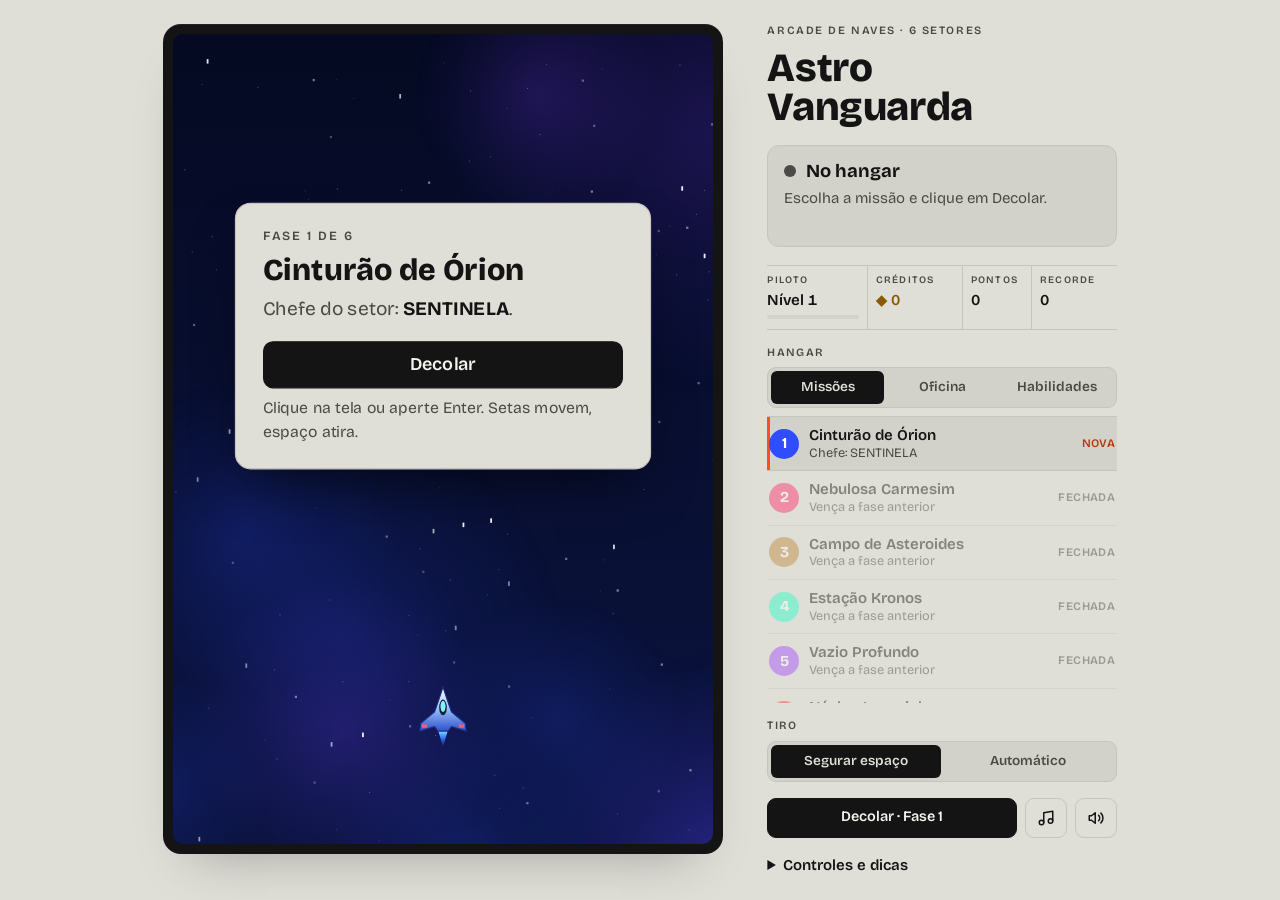
<file: projetos/nave/index.html>
<!DOCTYPE html>
<html lang="pt-BR">
<head>
<meta charset="UTF-8">
<meta name="viewport" content="width=device-width, initial-scale=1.0">
<title>Astro Vanguarda</title>
<link rel="preconnect" href="https://fonts.googleapis.com">
<link rel="preconnect" href="https://fonts.gstatic.com" crossorigin>
<link rel="stylesheet" href="https://fonts.googleapis.com/css2?family=Orbitron:wght@600;800&family=Figtree:wght@400;500;600;700&family=JetBrains+Mono:wght@500;600&display=swap">
<style>
/* Layout: a tela do jogo (numa moldura) à esquerda; a coluna do piloto à direita: nome, situação,
   hangar (missões, oficina, habilidades), ajustes e controles. Empilha no celular. */
:root {
  --paper: #E8EAF0;
  --panel: #DCE0EA;
  --ink: #121726;
  --ink-soft: #505A75;
  --line: #C4CADB;
  --brand: #2B3FD6;
  --brand-lit: #3D52E8;
  --on-brand: #F4F6FF;
  --frame: #0B1030;
  --frame-hi: rgba(255, 255, 255, .07);
  --accent: #FF6A2B;
  --accent-glow: rgba(255, 106, 43, .3);
  --accent-ink: #B8410C;
  --gold: #9A6B00;
  --good: #1F8A55;
  --danger: #D2352F;
  --shadow: rgba(10, 16, 48, .3);

  --f-display: "Orbitron", "Segoe UI", system-ui, sans-serif;
  --f-body: "Figtree", "Segoe UI", system-ui, sans-serif;
  --f-mono: "JetBrains Mono", "Cascadia Mono", Consolas, monospace;
}
@media (prefers-color-scheme: dark) {
  :root:not([data-theme="light"]) {
    --paper: #0C0F1A; --panel: #151A2B; --ink: #E3E7F5; --ink-soft: #98A2C2; --line: #262E48;
    --brand: #8EA0FF; --brand-lit: #A7B5FF; --on-brand: #0C0F1A; --frame: #05071A; --frame-hi: rgba(255, 255, 255, .05);
    --accent: #FF8A4F; --accent-glow: rgba(255, 138, 79, .3); --accent-ink: #FF8A4F;
    --gold: #F0C24A; --good: #6DDBA0; --danger: #FF6F63; --shadow: rgba(0, 0, 0, .55);
    color-scheme: dark;
  }
}
:root[data-theme="dark"] {
  --paper: #0C0F1A; --panel: #151A2B; --ink: #E3E7F5; --ink-soft: #98A2C2; --line: #262E48;
  --brand: #8EA0FF; --brand-lit: #A7B5FF; --on-brand: #0C0F1A; --frame: #05071A; --frame-hi: rgba(255, 255, 255, .05);
  --accent: #FF8A4F; --accent-glow: rgba(255, 138, 79, .3); --accent-ink: #FF8A4F;
  --gold: #F0C24A; --good: #6DDBA0; --danger: #FF6F63; --shadow: rgba(0, 0, 0, .55);
  color-scheme: dark;
}

*, *::before, *::after { box-sizing: border-box; }
html { background: var(--paper); }
body { margin: 0; background: var(--paper); color: var(--ink); font: 400 15px/1.5 var(--f-body); -webkit-font-smoothing: antialiased; }
button { font: inherit; color: inherit; }
[hidden] { display: none !important; }

.app {
  max-width: 1040px;
  margin: 0 auto;
  padding-block: clamp(16px, 3vw, 36px) 56px;
  padding-left: max(16px, env(safe-area-inset-left, 0px));
  padding-right: max(16px, env(safe-area-inset-right, 0px));
  display: grid;
  grid-template-columns: auto minmax(290px, 350px);
  grid-template-areas: "screen head" "screen turn" "screen panel";
  grid-template-rows: auto auto 1fr;
  column-gap: clamp(24px, 3.5vw, 48px);
  row-gap: 18px;
  justify-content: center;
  align-items: start;
}

/* ---------- cabeçalho ---------- */
.head { grid-area: head; display: grid; gap: 10px; }
.kicker { margin: 0; font: 600 .7rem/1.3 var(--f-mono); letter-spacing: .14em; text-transform: uppercase; color: var(--ink-soft); }
h1 { margin: 0; font: 800 clamp(1.9rem, 3.4vw, 2.5rem)/.98 var(--f-display); letter-spacing: -.01em; color: var(--ink); }
h1 span { display: block; color: var(--brand); }

/* ---------- situação ---------- */
.turn { grid-area: turn; display: grid; gap: 4px; padding: 14px 16px; background: var(--panel); border: 1px solid var(--line); border-radius: 12px; }
.turn-line { display: flex; align-items: center; gap: 10px; font: 700 1.15rem/1.25 var(--f-body); }
.turn p { margin: 0; min-height: 3em; color: var(--ink-soft); }
.dot { width: 12px; height: 12px; flex: none; border-radius: 50%; background: var(--ink-soft); box-shadow: 0 0 0 4px color-mix(in srgb, currentColor 0%, transparent); }
.turn.live .dot { background: var(--accent); box-shadow: 0 0 0 4px var(--accent-glow); animation: pulse 1.2s ease-in-out infinite; }
.turn.good .dot { background: var(--good); }
.turn.bad .dot { background: var(--danger); }
@keyframes pulse { 50% { box-shadow: 0 0 0 7px transparent; } }

/* ---------- tela do jogo ---------- */
.screen-wrap { grid-area: screen; min-width: 0; }
.frame {
  width: min(calc((100vh - 92px) * 2 / 3 + 20px), 560px, calc(100vw - 460px));
  min-width: 300px;
  margin-inline: auto;
  padding: 10px;
  background: var(--frame);
  border-radius: 18px;
  box-shadow: inset 0 1px 0 var(--frame-hi), 0 28px 50px -28px var(--shadow);
}
#wrap { position: relative; width: 100%; aspect-ratio: 2 / 3; overflow: hidden; border-radius: 10px; background: #050a22; touch-action: none; user-select: none; -webkit-user-select: none; }
#game { position: absolute; inset: 0; width: 100%; height: 100%; display: block; outline: none; }
#ui { position: absolute; left: 0; top: 0; width: 480px; height: 720px; transform-origin: 0 0; pointer-events: none; }

/* cartões sobre a tela (espaço lógico de 480×720, escalado junto com o jogo) */
.ov { position: absolute; inset: 0; display: grid; place-items: center; padding: 24px; pointer-events: auto; background: rgba(4, 7, 24, .45); animation: fadein .2s ease-out; }
.ov.clear { background: transparent; cursor: pointer; place-items: start center; padding-top: 150px; }
.card { width: 100%; max-width: 370px; display: grid; gap: 8px; padding: 22px 24px; background: var(--paper); color: var(--ink); border: 1px solid var(--line); border-radius: 14px; box-shadow: 0 24px 48px -16px rgba(0, 0, 0, .6); font: 400 17px/1.45 var(--f-body); cursor: default; }
.card h2 { margin: 0; font: 800 27px/1.08 var(--f-display); text-wrap: balance; }
.card h2.good { color: var(--good); }
.card h2.bad { color: var(--danger); }
.card p { margin: 0; color: var(--ink-soft); }
.card p b { color: var(--ink); }
.card .tip { font-size: 14px; }
.card .actions { margin-top: 8px; }
.card .btn { font-size: 16px; padding: 12px 18px; }
.rows { display: grid; margin: 4px 0; border-top: 1px solid var(--line); }
.rows div { display: flex; justify-content: space-between; gap: 12px; padding: 6px 0; border-bottom: 1px solid var(--line); }
.rows span { color: var(--ink-soft); }
.rows b { font: 600 15px/1.4 var(--f-mono); font-variant-numeric: tabular-nums; }
.rows .cr { color: var(--gold); }
.rows .ok { color: var(--good); }
.rows .xp { color: var(--brand); }
@keyframes fadein { from { opacity: 0; } }

/* ---------- painel ---------- */
.panel { grid-area: panel; display: grid; gap: 22px; min-width: 0; }
.label { display: flex; align-items: center; gap: 8px; margin: 0 0 8px; font: 600 .7rem/1.2 var(--f-mono); letter-spacing: .12em; text-transform: uppercase; color: var(--ink-soft); }

.stats { display: grid; grid-template-columns: 1.15fr 1.1fr .8fr 1fr; border-block: 1px solid var(--line); }
.stats > div { min-width: 0; padding: 9px 8px 10px; border-left: 1px solid var(--line); }
.stats > div:first-child { border-left: 0; padding-left: 0; }
.stats .label { margin-bottom: 5px; font-size: .62rem; }
.stats b { display: block; font: 600 .95rem/1.1 var(--f-mono); font-variant-numeric: tabular-nums; white-space: nowrap; overflow: hidden; text-overflow: ellipsis; }
.stats b.cr { color: var(--gold); }
.stats b.pt { color: var(--brand); }
.xp { height: 4px; margin-top: 6px; border-radius: 2px; background: var(--panel); overflow: hidden; }
.xp i { display: block; height: 100%; width: 0; background: var(--brand); transition: width .3s ease; }

.seg { display: flex; gap: 2px; padding: 3px; background: var(--panel); border: 1px solid var(--line); border-radius: 9px; }
.seg button { position: relative; flex: 1 1 0; min-width: 0; padding: 9px 6px; border: 0; border-radius: 6px; background: transparent; color: var(--ink-soft); font: 600 .85rem/1.1 var(--f-body); cursor: pointer; }
.seg button:hover { color: var(--ink); }
.seg button[aria-pressed="true"] { background: var(--ink); color: var(--paper); }
.badge { position: absolute; top: -7px; right: -3px; min-width: 18px; padding: 2px 5px; border-radius: 9px; background: var(--accent); color: #fff; font: 700 .68rem/1 var(--f-mono); }

.list { max-height: 21rem; overflow-y: auto; margin-top: 8px; border-top: 1px solid var(--line); scrollbar-width: thin; }
.item { display: grid; grid-template-columns: 30px minmax(0, 1fr) auto; align-items: center; gap: 10px; width: 100%; padding: 9px 2px; border: 0; border-bottom: 1px solid var(--line); background: transparent; text-align: left; }
button.item { cursor: pointer; }
button.item:hover { background: color-mix(in srgb, var(--panel) 60%, transparent); }
.item[aria-pressed="true"] { background: var(--panel); box-shadow: inset 3px 0 0 var(--accent); }
.item:disabled { opacity: .45; cursor: not-allowed; }
.item .ic { display: grid; place-items: center; width: 30px; height: 30px; border-radius: 8px; background: var(--panel); color: var(--c, var(--brand)); font: 700 .95rem/1 var(--f-mono); }
.item .num { background: var(--c); color: #fff; border-radius: 50%; }
.item b { display: block; font-weight: 600; line-height: 1.25; }
.item small { display: block; color: var(--ink-soft); font-size: .8rem; line-height: 1.3; }
.item small em { font-style: normal; color: var(--ink); font-weight: 600; }
.item .tag { font: 600 .72rem/1 var(--f-mono); letter-spacing: .04em; text-transform: uppercase; color: var(--ink-soft); }
.item .tag.ok { color: var(--good); }
.item .tag.new { color: var(--accent-ink); }
.pips { display: flex; gap: 3px; margin-top: 4px; }
.pips i { width: 10px; height: 4px; border-radius: 2px; background: var(--line); }
.pips i.on { background: var(--c, var(--brand)); }
.branch { margin: 12px 0 0; padding-bottom: 6px; border-bottom: 1px solid var(--line); font: 600 .68rem/1 var(--f-mono); letter-spacing: .12em; color: var(--c); }
.key { display: inline-block; margin-left: 4px; padding: 1px 5px; border-radius: 4px; background: var(--ink); color: var(--paper); font: 600 .65rem/1.3 var(--f-mono); vertical-align: 1px; }
.mini { padding: 7px 10px; border: 1px solid var(--line); border-radius: 7px; background: transparent; color: var(--ink); font: 600 .78rem/1 var(--f-body); white-space: nowrap; cursor: pointer; }
.mini:hover { background: var(--panel); }
.mini.go { background: var(--brand); border-color: var(--brand); color: var(--on-brand); }
.mini.go:hover { background: var(--brand-lit); }
.mini:disabled { opacity: .45; cursor: not-allowed; background: transparent; color: var(--ink); border-color: var(--line); }
.hint { margin: 8px 0 0; font-size: .85rem; color: var(--accent-ink); }

.settings { display: grid; gap: 14px; }
.actions { display: flex; flex-wrap: wrap; gap: 8px; }
.btn { display: inline-flex; align-items: center; justify-content: center; gap: 8px; padding: 11px 16px; border: 1px solid var(--line); border-radius: 9px; background: transparent; color: var(--ink); font: 600 .9rem/1 var(--f-body); cursor: pointer; transition: background-color .12s, box-shadow .2s; }
.btn:hover { background: var(--panel); }
.btn.primary { flex: 1 1 auto; background: var(--brand); border-color: var(--brand); color: var(--on-brand); }
.btn.primary:hover { background: var(--brand-lit); }
.btn.icon { width: 42px; padding: 10px 0; }
.btn.icon[aria-pressed="true"] .off, .btn.icon[aria-pressed="false"] .on { display: none; }
.btn.icon[aria-pressed="false"] { color: var(--ink-soft); }
.btn:focus-visible, .seg button:focus-visible, .mini:focus-visible, .item:focus-visible, .rules summary:focus-visible { outline: 2px solid var(--accent); outline-offset: 2px; }

.rules summary { cursor: pointer; font-weight: 600; }
.rules ul { display: grid; gap: 6px; margin: 10px 0 0; padding-left: 1.1em; color: var(--ink-soft); }
.rules ul b { color: var(--ink); font-weight: 600; }
.rules .reset { margin-top: 14px; }

/* ---------- toque ---------- */
#touch { position: absolute; inset: 0; pointer-events: none; }
#touch button { pointer-events: auto; font: 700 10px/1 var(--f-body); color: #fff; background: rgba(30, 50, 110, .45); border: 1px solid rgba(127, 200, 255, .5); border-radius: 50%; }
#touch .t-pause { position: absolute; right: 8px; top: 64px; width: 38px; height: 38px; font-size: 13px; }
#touch .t-abil { position: absolute; right: 10px; bottom: 70px; display: flex; flex-direction: column; gap: 10px; }
#touch .t-abil button { width: 58px; height: 58px; }

/* No computador a página cabe numa tela só: a coluna da direita tem a altura da tela do jogo
   e a lista do hangar ocupa o espaço que sobra (com rolagem própria). */
@media (min-width: 901px) and (min-height: 600px) {
  .app { height: 100vh; padding-block: 24px; }
  .frame { width: min(calc((100vh - 48px - 20px) * 2 / 3 + 20px), 560px, calc(100vw - 460px)); }
  .panel { height: 100%; min-height: 0; display: flex; flex-direction: column; gap: 16px; }
  .hangar { flex: 1 1 auto; min-height: 0; display: flex; flex-direction: column; }
  .list { flex: 1 1 auto; min-height: 96px; max-height: none; }
}
@media (max-width: 900px) {
  .app { grid-template-columns: minmax(0, 1fr); grid-template-areas: "head" "turn" "screen" "panel"; grid-template-rows: auto; row-gap: 16px; }
  .frame { width: min(100%, 480px, calc((100vh - 40px) * 2 / 3 + 20px)); min-width: 0; }
  .panel, .turn, .head { width: 100%; max-width: 560px; margin-inline: auto; }
}
@media (max-width: 420px) {
  .frame { padding: 6px; border-radius: 12px; }
}
@media (prefers-reduced-motion: reduce) {
  .turn.live .dot, .ov { animation: none !important; }
}
</style>
<link rel="stylesheet" href="../tema-portfolio.css">
<link rel="icon" href="../../favicon.svg" type="image/svg+xml">
</head>
<body class="tema-nave">

<div class="app">
  <header class="head">
    <p class="kicker">Arcade de naves · 6 setores</p>
    <h1>Astro <span>Vanguarda</span></h1>
  </header>

  <section class="turn" id="turn" aria-live="polite">
    <div class="turn-line"><span class="dot"></span><strong id="turnTitle">No hangar</strong></div>
    <p id="turnDetail">Escolha a missão e clique em Decolar.</p>
  </section>

  <section class="screen-wrap" aria-label="Tela do jogo">
    <div class="frame">
      <div id="wrap">
        <canvas id="game" tabindex="0" aria-label="Jogo de nave. Setas movem, espaço atira."></canvas>
        <div id="ui"></div>
        <div id="touch" hidden>
          <button type="button" data-touch="pause" class="t-pause" aria-label="Pausar">II</button>
          <div class="t-abil">
            <button type="button" data-touch="bomb">BOMBA</button>
            <button type="button" data-touch="shield">ESCUDO</button>
            <button type="button" data-touch="laser">LASER</button>
          </div>
        </div>
      </div>
    </div>
  </section>

  <aside class="panel">
    <section class="stats" aria-label="Piloto">
      <div><span class="label">Piloto</span><b id="stLevel">Nível 1</b><div class="xp" id="stXpBar"><i id="stXp"></i></div></div>
      <div><span class="label">Créditos</span><b class="cr" id="stCredits">◆ 0</b></div>
      <div><span class="label">Pontos</span><b class="pt" id="stPoints" title="Pontos de habilidade">0</b></div>
      <div><span class="label">Recorde</span><b id="stBest">0</b></div>
    </section>

    <section class="hangar">
      <h2 class="label">Hangar</h2>
      <div class="seg" role="group" aria-label="Seção do hangar" id="segTab">
        <button type="button" data-tab="missions">Missões</button>
        <button type="button" data-tab="shop">Oficina</button>
        <button type="button" data-tab="skills">Habilidades<span class="badge" id="tabBadge" hidden></span></button>
      </div>
      <div class="list" id="hangarList"></div>
      <p class="hint" id="hangarHint" hidden>Durante a missão o hangar fica fechado. Volte para comprar e aprender.</p>
    </section>

    <section class="settings">
      <div class="field">
        <span class="label" id="lblFire">Tiro</span>
        <div class="seg" role="group" aria-labelledby="lblFire" id="segFire">
          <button type="button" data-v="manual">Segurar espaço</button>
          <button type="button" data-v="auto">Automático</button>
        </div>
      </div>
    </section>

    <div class="actions">
      <button class="btn primary" type="button" id="btnMain">Decolar</button>
      <button class="btn" type="button" id="btnQuit" hidden>Abandonar</button>
      <button class="btn icon" type="button" id="btnMusic" title="Música" aria-label="Música" aria-pressed="true">
        <svg class="on" width="18" height="18" viewBox="0 0 24 24" fill="none" stroke="currentColor" stroke-width="2" stroke-linecap="round" stroke-linejoin="round" aria-hidden="true"><path d="M9 18V5l12-2v13"/><circle cx="6" cy="18" r="3"/><circle cx="18" cy="16" r="3"/></svg>
        <svg class="off" width="18" height="18" viewBox="0 0 24 24" fill="none" stroke="currentColor" stroke-width="2" stroke-linecap="round" stroke-linejoin="round" aria-hidden="true"><path d="M9 18V5l12-2v13"/><circle cx="6" cy="18" r="3"/><circle cx="18" cy="16" r="3"/><path d="m3 3 18 18"/></svg>
      </button>
      <button class="btn icon" type="button" id="btnSound" title="Efeitos sonoros" aria-label="Efeitos sonoros" aria-pressed="true">
        <svg class="on" width="18" height="18" viewBox="0 0 24 24" fill="none" stroke="currentColor" stroke-width="2" stroke-linecap="round" stroke-linejoin="round" aria-hidden="true"><path d="M11 5 6 9H3v6h3l5 4z"/><path d="M15.5 8.5a5 5 0 0 1 0 7"/><path d="M18.5 5.5a9 9 0 0 1 0 13"/></svg>
        <svg class="off" width="18" height="18" viewBox="0 0 24 24" fill="none" stroke="currentColor" stroke-width="2" stroke-linecap="round" stroke-linejoin="round" aria-hidden="true"><path d="M11 5 6 9H3v6h3l5 4z"/><path d="m16 9 5 6"/><path d="m21 9-5 6"/></svg>
      </button>
    </div>

    <details class="rules">
      <summary>Controles e dicas</summary>
      <ul>
        <li><b>Setas ou WASD</b> movem a nave; <b>espaço</b> atira; <b>Shift</b> deixa a nave lenta e mostra o ponto vulnerável.</li>
        <li><b>X</b> solta uma bomba; <b>C</b> e <b>V</b> ativam escudo e laser quando você aprende essas habilidades.</li>
        <li><b>P</b> ou <b>Esc</b> pausa; <b>T</b> liga o tiro automático.</li>
        <li>Destrua uma formação inteira para ganhar um item: <b>P</b> melhora a arma, <b>H</b> conserta o casco, <b>B</b> dá uma bomba.</li>
        <li>Créditos compram melhorias na Oficina; cada nível de piloto dá um ponto de habilidade.</li>
        <li>Se a nave cair, você fica com tudo que coletou. Melhore e tente de novo.</li>
        <li>No celular, arraste o dedo na tela para mover; o tiro é automático.</li>
      </ul>
      <button class="btn reset" type="button" id="btnReset">Apagar progresso</button>
    </details>
  </aside>
</div>

<script>
'use strict';

// ================================================================
// Dados: melhorias, habilidades, inimigos, fases e chefes
// ================================================================
// Dimensões lógicas do jogo (tudo é desenhado neste espaço e escalado para a tela)
const W = 480, H = 720;

// ---------- Oficina: melhorias permanentes compradas com créditos ----------
const UPGRADES = [
  { id: 'damage',  icon: '✦', name: 'Canhão de Plasma', desc: '+15% de dano em todos os tiros.', max: 10, base: 120, mult: 1.5 },
  { id: 'rate',    icon: '≫', name: 'Cadência',         desc: '+8% de velocidade de disparo.',  max: 8,  base: 140, mult: 1.55 },
  { id: 'hull',    icon: '⬢', name: 'Blindagem',        desc: '+20 de casco máximo.',           max: 10, base: 100, mult: 1.45 },
  { id: 'speed',   icon: '➤', name: 'Propulsores',      desc: '+6% de velocidade da nave.',     max: 6,  base: 90,  mult: 1.55 },
  { id: 'arsenal', icon: '▲', name: 'Arsenal Inicial',  desc: 'Começa cada fase com +1 nível de arma.', max: 3, base: 450, mult: 2.1 },
  { id: 'magnet',  icon: '◎', name: 'Ímã de Coleta',    desc: '+35% de alcance para puxar itens.', max: 5, base: 80, mult: 1.6 },
];
function upgradeCost(u, lvl) { return Math.round(u.base * Math.pow(u.mult, lvl) / 10) * 10; }

// ---------- Árvore de habilidades: compradas com pontos de nível do piloto ----------
// Cada nó exige pelo menos 1 nível no nó anterior do mesmo ramo.
const SKILL_TREE = [
  { id: 'off', name: 'OFENSIVA', color: '#ff5a6e', nodes: [
    { id: 'crit',    icon: '✷', name: 'Tiro Crítico', max: 3,
      desc: l => `<em>${l * 10}%</em> de chance de causar dano dobrado.` },
    { id: 'missile', icon: '➶', name: 'Mísseis Teleguiados', max: 3,
      desc: l => `Dispara 2 mísseis que perseguem inimigos a cada <em>${[0, 1.4, 1.0, 0.7][l]}s</em>.` },
    { id: 'laser',   icon: '║', name: 'Laser Sobrecarga', max: 3, key: 'V',
      desc: l => `Raio devastador por <em>${[0, 3, 4, 5][l]}s</em>. Recarga ${[0, 26, 22, 18][l]}s.` },
  ]},
  { id: 'def', name: 'DEFESA', color: '#6dffa8', nodes: [
    { id: 'regen',   icon: '✚', name: 'Nanorreparo', max: 3,
      desc: l => `Recupera <em>${[0, 0.6, 1.2, 2][l]}</em> de casco por segundo.` },
    { id: 'shield',  icon: '◯', name: 'Escudo Defletor', max: 3, key: 'C',
      desc: l => `Bolha invulnerável por <em>${[0, 2.5, 3.5, 4.5][l]}s</em>. Recarga ${[0, 22, 18, 14][l]}s.` },
    { id: 'phoenix', icon: '♨', name: 'Protocolo Fênix', max: 1,
      desc: () => `Uma vez por fase, renasce com <em>50%</em> do casco ao ser destruído.` },
  ]},
  { id: 'tac', name: 'TÁTICA', color: '#ffd84a', nodes: [
    { id: 'drones',  icon: '❖', name: 'Drones de Ala', max: 2,
      desc: l => `<em>${l}</em> drone(s) que voam ao seu lado e atiram junto.` },
    { id: 'bombs',   icon: '✺', name: 'Arsenal de Bombas', max: 2,
      desc: l => `Começa cada fase com <em>${2 + l}</em> bombas.` },
    { id: 'bounty',  icon: '◆', name: 'Caçador de Recompensas', max: 2,
      desc: l => `<em>+${l * 25}%</em> de créditos e experiência.` },
  ]},
];

// Experiência necessária para passar do nível l para l+1
function xpNeed(l) { return Math.round(60 * Math.pow(l, 1.45)); }

// ---------- Inimigos ----------
// hp/cr/xp são valores base; escalam com a fase e o ciclo.
const ENEMIES = {
  drone:  { hp: 3,  r: 13, speed: 115, score: 100, cr: 3,  xp: 4,  color: '#5ad1ff', fire: { type: 'aimed',  every: 2.6, chance: 0.35 } },
  zig:    { hp: 4,  r: 13, speed: 100, score: 150, cr: 4,  xp: 5,  color: '#9cff6a', fire: { type: 'aimed',  every: 3.0, chance: 0.2 } },
  swoop:  { hp: 5,  r: 14, speed: 230, score: 180, cr: 4,  xp: 6,  color: '#ff8af0', fire: { type: 'aimed',  every: 1.6, chance: 0.4 } },
  gunner: { hp: 14, r: 18, speed: 120, score: 400, cr: 9,  xp: 12, color: '#ffb84a', fire: { type: 'burst',  every: 1.7, chance: 1 } },
  kami:   { hp: 4,  r: 12, speed: 150, score: 200, cr: 4,  xp: 6,  color: '#ff4a4a', fire: null },
  tank:   { hp: 40, r: 26, speed: 42,  score: 900, cr: 20, xp: 25, color: '#c78bff', fire: { type: 'spread', every: 2.3, chance: 1 } },
  turret: { hp: 26, r: 22, speed: 70,  score: 700, cr: 14, xp: 18, color: '#2affc6', fire: { type: 'ring',   every: 2.4, chance: 1 } },
  rock:   { hp: 10, r: 22, speed: 85,  score: 120, cr: 3,  xp: 3,  color: '#a08060', fire: null },
};

// ---------- Fases ----------
const STAGES = [
  { name: 'Cinturão de Órion',   sky: ['#050a22', '#0b1440'], neb: ['#2f4cff', '#7a3cff'], waves: 9,
    pool: { drone: 5, zig: 3, swoop: 2 }, boss: 'sentinel', music: { root: 57, prog: [0, -4, -2, -5], bpm: 132 } },
  { name: 'Nebulosa Carmesim',   sky: ['#13030c', '#2a0a1c'], neb: ['#ff2f6d', '#ff8a3c'], waves: 10,
    pool: { drone: 3, zig: 3, swoop: 3, gunner: 2 }, boss: 'dreadnought', music: { root: 55, prog: [0, 3, -2, 5], bpm: 138 } },
  { name: 'Campo de Asteroides', sky: ['#0b0a07', '#1d1710'], neb: ['#c08a3c', '#6b4a2a'], waves: 11,
    pool: { rock: 5, kami: 3, drone: 2, gunner: 1 }, boss: 'hive', music: { root: 52, prog: [0, 0, 3, -2], bpm: 142 } },
  { name: 'Estação Kronos',      sky: ['#03100e', '#082420'], neb: ['#2affc6', '#2a8cff'], waves: 12,
    pool: { turret: 3, gunner: 3, tank: 1, swoop: 2, drone: 2 }, boss: 'fortress', music: { root: 54, prog: [0, -4, 3, -2], bpm: 146 } },
  { name: 'Vazio Profundo',      sky: ['#04020b', '#120a26'], neb: ['#a24bff', '#ff4bd8'], waves: 13,
    pool: { kami: 3, tank: 2, swoop: 3, turret: 2, zig: 2 }, boss: 'leviathan', music: { root: 50, prog: [0, 1, -2, -4], bpm: 150 } },
  { name: 'Núcleo Imperial',     sky: ['#100303', '#260808'], neb: ['#ff3b2f', '#ffd23f'], waves: 14,
    pool: { gunner: 3, tank: 2, turret: 2, swoop: 3, kami: 2 }, boss: 'emperor', music: { root: 53, prog: [0, -2, -4, -5], bpm: 156 } },
];

// ---------- Chefes ----------
// Cada fase do chefe (100-66%, 66-33%, 33-0%) tem uma lista de padrões de tiro que ele alterna.
const BOSSES = {
  sentinel:    { name: 'SENTINELA',           hp: 520,  r: 50, color: '#5ad1ff', shot: '#7ff3ff', cr: 180, xp: 120, score: 10000,
    phases: [['spread', 'ring'], ['spiral', 'spread'], ['ring', 'burst', 'spiral']] },
  dreadnought: { name: 'COURAÇADO ESCARLATE', hp: 1050, r: 58, color: '#ff4a6e', shot: '#ff8aa0', cr: 300, xp: 200, score: 20000,
    phases: [['cross', 'burst'], ['rain', 'spread'], ['spiral', 'cross', 'burst']] },
  hive:        { name: 'A COLMEIA',           hp: 1500, r: 56, color: '#ffb84a', shot: '#ffd27a', cr: 420, xp: 280, score: 30000, minion: 'kami',
    phases: [['summon', 'ring'], ['summon', 'flower'], ['summon', 'spiral', 'burst']] },
  fortress:    { name: 'FORTALEZA KRONOS',    hp: 2200, r: 62, color: '#2affc6', shot: '#9effe6', cr: 560, xp: 360, score: 40000, minion: 'drone',
    phases: [['wall', 'cross'], ['flower', 'wall', 'summon'], ['spiral', 'wall', 'burst']] },
  leviathan:   { name: 'LEVIATÃ DO VAZIO',    hp: 2900, r: 60, color: '#c78bff', shot: '#e2b8ff', cr: 720, xp: 450, score: 50000, minion: 'swoop',
    phases: [['spiral', 'rain'], ['flower', 'burst', 'summon'], ['spiral', 'wall', 'cross']] },
  emperor:     { name: 'O IMPERADOR',         hp: 4000, r: 66, color: '#ffd84a', shot: '#ffe98a', cr: 1200, xp: 700, score: 100000, minion: 'kami',
    phases: [['cross', 'ring', 'burst'], ['spiral', 'wall', 'summon', 'flower'], ['spiral', 'rain', 'cross', 'flower']] },
};

// ================================================================
// Som: efeitos e música gerados pelo Web Audio
// ================================================================
// Efeitos sonoros e música sintetizados com Web Audio (sem arquivos externos).
const Sfx = {
  ctx: null, master: null, sfx: null, music: null, noiseBuf: null,
  lastPlay: {}, mus: null, musTimer: null,

  init() {
    if (this.ctx) { if (this.ctx.state === 'suspended') this.ctx.resume(); return; }
    try {
      const AC = window.AudioContext || window.webkitAudioContext;
      this.ctx = new AC();
      this.master = this.ctx.createGain(); this.master.gain.value = 0.55; this.master.connect(this.ctx.destination);
      this.sfx = this.ctx.createGain(); this.sfx.gain.value = 0.8; this.sfx.connect(this.master);
      this.music = this.ctx.createGain(); this.music.gain.value = 0.32; this.music.connect(this.master);
      const len = this.ctx.sampleRate;
      this.noiseBuf = this.ctx.createBuffer(1, len, this.ctx.sampleRate);
      const d = this.noiseBuf.getChannelData(0);
      for (let i = 0; i < len; i++) d[i] = Math.random() * 2 - 1;
      this.applySettings();
      if (this.pendingMusic) this.startMusic(this.pendingMusic);
    } catch (e) { this.ctx = null; }
  },

  applySettings() {
    if (!this.ctx) return;
    this.sfx.gain.value = save.settings.sound ? 0.8 : 0;
    this.music.gain.value = save.settings.music ? 0.32 : 0;
  },

  tone(freq, dur, type = 'square', vol = 0.15, slideTo = null, delay = 0, dest = null) {
    const c = this.ctx, t = c.currentTime + delay;
    const o = c.createOscillator(), g = c.createGain();
    o.type = type; o.frequency.setValueAtTime(freq, t);
    if (slideTo) o.frequency.exponentialRampToValueAtTime(slideTo, t + dur);
    g.gain.setValueAtTime(vol, t);
    g.gain.exponentialRampToValueAtTime(0.0008, t + dur);
    o.connect(g); g.connect(dest || this.sfx);
    o.start(t); o.stop(t + dur + 0.02);
  },

  noise(dur, vol = 0.3, f0 = 3000, f1 = 200, delay = 0, dest = null) {
    const c = this.ctx, t = c.currentTime + delay;
    const s = c.createBufferSource(); s.buffer = this.noiseBuf;
    const f = c.createBiquadFilter(); f.type = 'lowpass';
    f.frequency.setValueAtTime(f0, t); f.frequency.exponentialRampToValueAtTime(Math.max(40, f1), t + dur);
    const g = c.createGain(); g.gain.setValueAtTime(vol, t); g.gain.exponentialRampToValueAtTime(0.0008, t + dur);
    s.connect(f); f.connect(g); g.connect(dest || this.sfx);
    s.start(t, Math.random() * 0.5); s.stop(t + dur + 0.02);
  },

  play(name) {
    if (!this.ctx || !save.settings.sound) return;
    // evita empilhar o mesmo som muitas vezes no mesmo instante
    const now = this.ctx.currentTime, gap = { shoot: 0.06, hit: 0.04, boom: 0.05, coin: 0.035 }[name] || 0;
    if (gap && now - (this.lastPlay[name] || 0) < gap) return;
    this.lastPlay[name] = now;
    switch (name) {
      case 'shoot':  this.tone(880, 0.07, 'square', 0.035, 440); break;
      case 'missile':this.tone(300, 0.18, 'sawtooth', 0.04, 900); break;
      case 'hit':    this.noise(0.05, 0.08, 5000, 1500); break;
      case 'boom':   this.noise(0.35, 0.28, 2500, 80); this.tone(140, 0.25, 'sine', 0.18, 40); break;
      case 'boomBig':this.noise(0.9, 0.45, 1800, 40); this.tone(90, 0.8, 'sine', 0.35, 25); break;
      case 'hurt':   this.tone(320, 0.3, 'sawtooth', 0.16, 70); this.noise(0.2, 0.2, 3000, 300); break;
      case 'coin':   this.tone(1320, 0.06, 'square', 0.04, 1760); break;
      case 'power':  [523, 659, 784, 1046].forEach((f, i) => this.tone(f, 0.12, 'square', 0.08, null, i * 0.06)); break;
      case 'heal':   [392, 523, 659].forEach((f, i) => this.tone(f, 0.15, 'triangle', 0.14, null, i * 0.07)); break;
      case 'level':  [523, 659, 784, 1046, 1318].forEach((f, i) => this.tone(f, 0.18, 'square', 0.07, null, i * 0.08)); break;
      case 'bomb':   this.noise(1.4, 0.6, 1200, 30); this.tone(200, 1.2, 'sine', 0.4, 20); break;
      case 'shield': this.tone(200, 0.5, 'sine', 0.2, 800); this.tone(300, 0.5, 'triangle', 0.08, 1200); break;
      case 'laser':  this.tone(110, 0.8, 'sawtooth', 0.12, 55); this.noise(0.6, 0.15, 6000, 800); break;
      case 'alarm':  for (let i = 0; i < 4; i++) { this.tone(660, 0.28, 'square', 0.09, null, i * 0.6); this.tone(440, 0.28, 'square', 0.09, null, i * 0.6 + 0.3); } break;
      case 'kami':   this.tone(600, 0.25, 'square', 0.05, 1500); break;
      case 'phase':  this.tone(80, 0.9, 'sawtooth', 0.25, 400); this.noise(0.8, 0.3, 800, 3000); break;
      case 'click':  this.tone(1000, 0.04, 'square', 0.05); break;
      case 'buy':    this.tone(784, 0.08, 'square', 0.07); this.tone(1175, 0.14, 'square', 0.07, null, 0.07); break;
      case 'deny':   this.tone(180, 0.15, 'square', 0.08, 120); break;
      case 'win':    [523, 659, 784, 659, 784, 1046].forEach((f, i) => this.tone(f, 0.22, 'square', 0.08, null, i * 0.13)); break;
      case 'lose':   [392, 330, 262, 196].forEach((f, i) => this.tone(f, 0.3, 'triangle', 0.14, null, i * 0.22)); break;
    }
  },

  // ---------- Música: sequenciador simples (baixo + arpejo + bateria) ----------
  startMusic(theme) {
    this.stopMusic();
    if (!this.ctx) { this.pendingMusic = theme; return; }
    this.pendingMusic = null;
    this.mus = { theme, step: 0, next: this.ctx.currentTime + 0.08 };
    this.musTimer = setInterval(() => this.schedule(), 30);
  },
  stopMusic() {
    if (this.musTimer) clearInterval(this.musTimer);
    this.musTimer = null; this.mus = null; this.pendingMusic = null;
  },
  schedule() {
    const m = this.mus; if (!m || !this.ctx) return;
    const stepDur = 60 / m.theme.bpm / 4; // semicolcheias
    while (m.next < this.ctx.currentTime + 0.15) {
      this.playStep(m.step, m.next - this.ctx.currentTime, stepDur);
      m.next += stepDur; m.step++;
    }
  },
  playStep(step, delay, sd) {
    if (!save.settings.music) return;
    const th = this.mus.theme, bar = Math.floor(step / 16) % th.prog.length, s = step % 16;
    const root = th.root + th.prog[bar];
    const minor = th.minor !== false;
    const chord = minor ? [0, 3, 7, 10, 12, 15] : [0, 4, 7, 11, 12, 16];
    const hz = m => 440 * Math.pow(2, (m - 69) / 12);
    const d = Math.max(0, delay), out = this.music;
    // baixo
    if (s % 2 === 0) this.tone(hz(root - 24 + (s % 4 === 2 ? 12 : 0)), sd * 1.8, 'triangle', 0.32, null, d, out);
    // arpejo
    const arp = [0, 2, 1, 3, 2, 4, 3, 5];
    if (th.boss || s % 2 === 0) this.tone(hz(root + chord[arp[(step >> (th.boss ? 0 : 1)) % 8]]), sd * 0.9, 'square', 0.045, null, d, out);
    // bateria
    if (s % 4 === 0) this.tone(150, 0.12, 'sine', 0.35, 40, d, out);
    if (s % 8 === 4) this.noise(0.12, 0.16, 4000, 800, d, out);
    if (s % 2 === 1) this.noise(0.03, 0.05, 9000, 6000, d, out);
  },
};

// ================================================================
// Regras do jogo: nave, inimigos, chefes, itens e progresso
// ================================================================
// ================= Utilidades =================
const TAU = Math.PI * 2;
const rand = (a, b) => a + Math.random() * (b - a);
const randi = (a, b) => Math.floor(rand(a, b + 1));
const clamp = (v, a, b) => v < a ? a : v > b ? b : v;
const lerp = (a, b, t) => a + (b - a) * t;
const d2 = (ax, ay, bx, by) => { const dx = ax - bx, dy = ay - by; return dx * dx + dy * dy; };
function pickWeighted(obj) {
  let tot = 0; for (const k in obj) tot += obj[k];
  let r = Math.random() * tot;
  for (const k in obj) { r -= obj[k]; if (r <= 0) return k; }
  return Object.keys(obj)[0];
}

// ================= Save =================
const SAVE_KEY = 'astro-vanguarda-save-v1';
function defaultSave() {
  return { credits: 0, xp: 0, level: 1, points: 0, upgrades: {}, skills: {}, unlocked: 1, cleared: {},
    cycle: 1, best: 0, kills: 0, settings: { autofire: false, sound: true, music: true } };
}
function loadSave() {
  try {
    const s = JSON.parse(localStorage.getItem(SAVE_KEY));
    if (s) { const d = defaultSave(); return Object.assign(d, s, { settings: Object.assign(d.settings, s.settings || {}) }); }
  } catch (e) { /* sem armazenamento disponível */ }
  return defaultSave();
}
function writeSave() { try { localStorage.setItem(SAVE_KEY, JSON.stringify(save)); } catch (e) { /* ignora */ } }
let save = loadSave();

// ================= Entrada =================
const keys = {}, pressed = {};
const K = {
  left: ['ArrowLeft', 'KeyA'], right: ['ArrowRight', 'KeyD'], up: ['ArrowUp', 'KeyW'], down: ['ArrowDown', 'KeyS'],
  fire: ['Space', 'KeyZ', 'KeyJ'], focus: ['ShiftLeft', 'ShiftRight'],
  bomb: ['KeyX', 'KeyK'], shield: ['KeyC', 'KeyL'], laser: ['KeyV', 'Semicolon'],
  pause: ['KeyP', 'Escape'], auto: ['KeyT'],
};
const isDown = a => K[a].some(c => keys[c]);
const wasHit = a => K[a].some(c => pressed[c]);
const touch = { active: false, id: null, lx: 0, ly: 0, actions: {} };

// ================= Estado do jogo =================
const G = {
  mode: 'menu',      // menu | play | paused | result
  t: 0, stage: 0, phase: 'waves', phaseT: 0,
  player: null, enemies: [], pb: [], eb: [], items: [], parts: [], texts: [], banners: [],
  waves: [], waveIdx: 0, waveTimer: 0, queue: [], grpId: 0, boss: null,
  run: null, shake: 0, flash: 0, flashColor: '#fff', world: false,
  hpMul: 1, spdMul: 1, bulletMul: 1, rewardMul: 1, fireMul: 1, deathT: 0, magnetAll: false,
};

function computeStats() {
  const u = id => save.upgrades[id] || 0, s = id => save.skills[id] || 0;
  return {
    maxHp: 100 + 20 * u('hull'),
    dmg: 1 + 0.15 * u('damage'),
    fireDelay: 0.115 / (1 + 0.08 * u('rate')),
    speed: 270 * (1 + 0.06 * u('speed')),
    weapon0: 1 + u('arsenal'),
    magnet: 70 * (1 + 0.35 * u('magnet')),
    crit: 0.1 * s('crit'), missile: s('missile'), laser: s('laser'),
    regen: [0, 0.6, 1.2, 2][s('regen')], shield: s('shield'), phoenix: s('phoenix'),
    drones: s('drones'), bombs: 2 + s('bombs'), bounty: 1 + 0.25 * s('bounty'),
  };
}

// ================= Início de fase =================
function startStage(i) {
  G.stage = i; G.t = 0; G.mode = 'play'; G.world = true;
  G.enemies = []; G.pb = []; G.eb = []; G.items = []; G.parts = []; G.texts = []; G.banners = []; G.queue = [];
  G.boss = null; G.phase = 'waves'; G.magnetAll = false; G.shake = 0; G.flash = 0;
  const cyc = save.cycle - 1;
  G.hpMul = (1 + 0.3 * i) * (1 + 0.6 * cyc);
  G.spdMul = 1 + 0.04 * i + 0.06 * cyc;
  G.bulletMul = 1 + 0.05 * i + 0.08 * cyc;
  G.fireMul = 1 + 0.08 * i + 0.15 * cyc;
  G.rewardMul = (1 + 0.3 * i) * (1 + 0.5 * cyc);
  const st = computeStats();
  G.player = {
    x: W / 2, y: H - 110, st, hp: st.maxHp, alive: true, weapon: Math.min(5, st.weapon0), bombs: st.bombs,
    fireCd: 0, missileCd: 1, inv: 2, bank: 0, bombCd: 0,
    shieldT: 0, shieldCd: 0, laserT: 0, laserCd: 0, phoenixUsed: false,
    drones: [], hitR: 4,
  };
  for (let d = 0; d < st.drones; d++) G.player.drones.push({ x: W / 2, y: H, side: d === 0 ? -1 : 1 });
  G.run = { score: 0, kills: 0, credits: 0, xp: 0, noDamage: true, levels: 0, time: 0 };
  G.waves = generateWaves(i); G.waveIdx = 0; G.waveTimer = 2.5;
  banner(`FASE ${i + 1}`, STAGES[i].name, 3);
  if (save.cycle > 1) banner('', `CICLO ${save.cycle}`, 3, '#ffb36b');
  Render.prepareStage(i);
  Sfx.startMusic(STAGES[i].music);
}

// ================= Geração de ondas =================
const FORMS = {
  drone: ['line', 'V', 'column', 'pair'], zig: ['column', 'pair'], swoop: ['sides'],
  gunner: ['spread'], kami: ['scatter'], tank: ['spread'], turret: ['spread'], rock: ['scatter'],
};
const COUNTS = { drone: [5, 7], zig: [4, 6], swoop: [5, 7], gunner: [2, 3], kami: [4, 7], tank: [1, 2], turret: [1, 2], rock: [5, 8] };
function generateWaves(stage) {
  const st = STAGES[stage], list = [];
  for (let i = 0; i < st.waves; i++) {
    const type = pickWeighted(st.pool), [a, b] = COUNTS[type];
    const count = randi(a, b) + (i > st.waves / 2 && a > 2 ? 1 : 0) + (stage >= 3 && a <= 2 ? 1 : 0);
    const form = FORMS[type][randi(0, FORMS[type].length - 1)];
    const big = type === 'tank' || type === 'turret' || type === 'gunner';
    list.push({ type, count, form, side: Math.random() < 0.5 ? -1 : 1, gap: (big ? 5 : 4) - Math.min(1.2, stage * 0.15) });
    // ondas extras sobrepostas nas fases avançadas
    if (stage >= 1 && i % 3 === 2) {
      const t2 = pickWeighted(st.pool), [a2, b2] = COUNTS[t2];
      list.push({ type: t2, count: randi(a2, b2), form: FORMS[t2][0], side: Math.random() < 0.5 ? -1 : 1, gap: 4.2 - Math.min(1, stage * 0.15) });
    }
  }
  return list;
}

function queueWave(w) {
  const grp = { total: w.count, killed: 0, lost: 0 };
  const n = w.count, q = (t, o) => G.queue.push(Object.assign({ t, type: w.type, grp, y: -30 }, o));
  const colX = rand(70, W - 70), sideY = rand(40, 150);
  for (let i = 0; i < n; i++) {
    const mid = (n - 1) / 2;
    switch (w.form) {
      case 'line':    q(i * 0.05, { x: W * (i + 1) / (n + 1) }); break;
      case 'V':       q(Math.abs(i - mid) * 0.2, { x: W / 2 + (i - mid) * 46, y: -30 - Math.abs(i - mid) * 0 }); break;
      case 'column':  q(i * 0.38, { x: colX }); break;
      case 'pair':    q(Math.floor(i / 2) * 0.45, { x: i % 2 ? W * 0.27 : W * 0.73 }); break;
      case 'sides':   q(i * 0.26, { x: w.side > 0 ? -24 : W + 24, y: sideY, dir: w.side }); break;
      case 'scatter': q(i * 0.42 + rand(0, 0.3), { x: rand(30, W - 30) }); break;
      case 'spread':  q(i * 0.7, { x: W * (i + 1) / (n + 1) + rand(-20, 20) }); break;
    }
  }
}

function spawnEnemy(q) {
  const d = ENEMIES[q.type];
  const hp = Math.max(1, Math.round(d.hp * G.hpMul * (q.small ? 0.4 : 1)));
  const e = {
    type: q.type, d, x: q.x, y: q.y, x0: q.x, vx: q.vx || 0, vy: q.vy || 0, r: d.r * (q.small ? 0.55 : 1),
    hp, maxHp: hp, t: 0, ph: rand(0, TAU), fireT: rand(0.5, 1.5) * d.fire?.every || 0, flash: 0,
    grp: q.grp || null, dir: q.dir || 1, rot: 0, spin: rand(-2, 2), targetY: rand(90, 260),
    small: !!q.small, minion: !!q.minion, spd: 0, locked: false,
  };
  if (e.type === 'rock') { e.vx = e.vx || rand(-40, 40); e.shape = Render.rockShape(); }
  G.enemies.push(e);
  return e;
}

// ================= Atualização principal =================
function update(dt) {
  G.t += dt; G.run.time += dt;
  if (wasHit('pause')) { UI.pause(); return; }
  if (wasHit('auto')) {
    save.settings.autofire = !save.settings.autofire; writeSave();
    floatText(G.player.x, G.player.y - 40, save.settings.autofire ? 'TIRO AUTOMÁTICO: ON' : 'TIRO AUTOMÁTICO: OFF', '#7ff3ff');
  }
  const p = G.player;
  if (p.alive) updatePlayer(dt);
  else { G.deathT -= dt; if (G.deathT <= 0) { gameOver(); return; } }
  updateDirector(dt);
  updateEnemies(dt);
  updateBoss(dt);
  updateBullets(dt);
  collisions();
  updateItems(dt);
  updateFx(dt);
}

// ================= Jogador =================
function updatePlayer(dt) {
  const p = G.player, st = p.st;
  let mx = (isDown('right') ? 1 : 0) - (isDown('left') ? 1 : 0);
  let my = (isDown('down') ? 1 : 0) - (isDown('up') ? 1 : 0);
  if (mx && my) { mx *= 0.7071; my *= 0.7071; }
  const focus = isDown('focus');
  const sp = st.speed * (focus ? 0.45 : 1);
  p.x += mx * sp * dt; p.y += my * sp * dt;
  p.x = clamp(p.x, 16, W - 16); p.y = clamp(p.y, 60, H - 30);
  p.bank = lerp(p.bank, mx || clamp((p.x - (p.px ?? p.x)) / (sp * dt + 0.001), -1, 1), Math.min(1, dt * 10));
  p.px = p.x; p.focus = focus;

  // tiros
  p.fireCd -= dt;
  const shooting = isDown('fire') || save.settings.autofire || touch.active;
  if (shooting && p.fireCd <= 0) { firePlayer(); p.fireCd = st.fireDelay; }

  // mísseis
  if (st.missile && G.enemies.length + (G.boss ? 1 : 0) > 0) {
    p.missileCd -= dt;
    if (p.missileCd <= 0) {
      p.missileCd = [0, 1.4, 1.0, 0.7][st.missile];
      for (const s of [-1, 1]) G.pb.push({ x: p.x + s * 14, y: p.y, vx: s * 160, vy: -120, r: 4, dmg: 2.2 * st.dmg, homing: true, life: 3, trail: 0 });
      Sfx.play('missile');
    }
  }

  // drones de ala
  p.drones.forEach((d, i) => {
    const tx = p.x + d.side * 34, ty = p.y + 14;
    d.x = lerp(d.x, tx, Math.min(1, dt * 9)); d.y = lerp(d.y, ty, Math.min(1, dt * 9));
  });

  // habilidades
  if (wasHit('bomb') || touch.actions.bomb) useBomb();
  if (wasHit('shield') || touch.actions.shield) useShield();
  if (wasHit('laser') || touch.actions.laser) useLaser();
  touch.actions = {};

  p.inv = Math.max(0, p.inv - dt);
  p.bombCd = Math.max(0, p.bombCd - dt);
  p.shieldT = Math.max(0, p.shieldT - dt); p.shieldCd = Math.max(0, p.shieldCd - dt);
  p.laserCd = Math.max(0, p.laserCd - dt);
  if (p.laserT > 0) { p.laserT -= dt; laserDamage(dt); }
  if (st.regen && p.hp < st.maxHp) p.hp = Math.min(st.maxHp, p.hp + st.regen * dt);

  // chama do motor
  if (Math.random() < 0.7) G.parts.push({ x: p.x + rand(-3, 3), y: p.y + 18, vx: rand(-20, 20), vy: rand(120, 220), life: 0.22, max: 0.22, size: rand(2, 4), color: '#4ac8ff' });
}

function firePlayer() {
  const p = G.player, dmg = p.st.dmg, x = p.x, y = p.y - 16;
  const shot = (ox, ang, k = 1) => G.pb.push({ x: x + ox, y, vx: Math.sin(ang) * 760, vy: -Math.cos(ang) * 760, r: 4, dmg: dmg * k, ang });
  switch (p.weapon) {
    case 1: shot(0, 0, 1.4); break;
    case 2: shot(-6, 0); shot(6, 0); break;
    case 3: shot(-6, 0); shot(6, 0); shot(-12, -0.13, 0.8); shot(12, 0.13, 0.8); break;
    case 4: shot(0, 0); shot(-10, 0); shot(10, 0); shot(-14, -0.15, 0.8); shot(14, 0.15, 0.8); break;
    default: shot(0, 0); shot(-10, 0); shot(10, 0); shot(-14, -0.12, 0.8); shot(14, 0.12, 0.8); shot(-16, -0.26, 0.7); shot(16, 0.26, 0.7); break;
  }
  p.droneFlip = !p.droneFlip;
  if (p.droneFlip) for (const d of p.drones) G.pb.push({ x: d.x, y: d.y - 8, vx: 0, vy: -700, r: 3, dmg: dmg * 0.9, ang: 0, drone: true });
  Sfx.play('shoot');
}

function useBomb() {
  const p = G.player;
  if (p.bombs <= 0 || p.bombCd > 0) return;
  p.bombs--; p.bombCd = 1; p.inv = Math.max(p.inv, 1.6);
  bombBlast(p.x, p.y);
}
function bombBlast(x, y) {
  const p = G.player;
  for (const b of G.eb) spark(b.x, b.y, '#fff', 2);
  G.eb = [];
  for (const e of G.enemies) damageEnemy(e, 30 * p.st.dmg * (1 + 0.15 * G.stage));
  if (G.boss) damageBoss(45 * p.st.dmg);
  G.parts.push({ ring: true, x, y, r: 10, vr: 900, life: 0.6, max: 0.6, color: '#bfe8ff', w: 10 });
  G.parts.push({ ring: true, x, y, r: 10, vr: 600, life: 0.8, max: 0.8, color: '#7ff3ff', w: 4 });
  G.flash = 0.6; G.flashColor = '#cfefff'; G.shake = 14;
  Sfx.play('bomb');
}
function useShield() {
  const p = G.player, l = p.st.shield;
  if (!l || p.shieldCd > 0 || p.shieldT > 0) return;
  p.shieldT = [0, 2.5, 3.5, 4.5][l]; p.shieldCd = [0, 22, 18, 14][l] + p.shieldT;
  p.shieldMax = p.shieldCd;
  Sfx.play('shield');
}
function useLaser() {
  const p = G.player, l = p.st.laser;
  if (!l || p.laserCd > 0 || p.laserT > 0) return;
  p.laserT = [0, 3, 4, 5][l]; p.laserCd = [0, 26, 22, 18][l] + p.laserT;
  p.laserMax = p.laserCd;
  G.shake = 6; Sfx.play('laser');
}
function laserDamage(dt) {
  const p = G.player, dps = 55 * p.st.dmg * (1 + 0.1 * G.stage), hw = 16;
  for (const e of G.enemies) if (e.y < p.y && Math.abs(e.x - p.x) < e.r + hw) {
    damageEnemy(e, dps * dt);
    if (Math.random() < 0.3) spark(e.x + rand(-6, 6), e.y + e.r * 0.5, '#ff9ae6', 1);
  }
  const b = G.boss;
  if (b && b.y < p.y && Math.abs(b.x - p.x) < b.r + hw) { damageBoss(dps * 0.8 * dt); if (Math.random() < 0.4) spark(p.x + rand(-8, 8), b.y + b.r * 0.6, '#ff9ae6', 1); }
  for (const eb of G.eb) if (Math.abs(eb.x - p.x) < hw && eb.y < p.y) eb.dead = true;
  G.shake = Math.max(G.shake, 2);
}

function hurtPlayer(dmg) {
  const p = G.player;
  if (!p.alive || p.inv > 0 || p.shieldT > 0) return;
  p.hp -= dmg; p.inv = 1.1; G.run.noDamage = false;
  G.shake = 10; G.flash = 0.25; G.flashColor = '#ff3040';
  Sfx.play('hurt');
  explode(p.x, p.y, 10, '#ff8080', 14);
  if (p.hp <= 0) {
    if (p.st.phoenix && !p.phoenixUsed) {
      p.phoenixUsed = true; p.hp = p.st.maxHp * 0.5; p.inv = 3;
      bombBlast(p.x, p.y);
      banner('PROTOCOLO FÊNIX', 'Nave restaurada!', 2, '#ff9a4a');
      return;
    }
    p.hp = 0; p.alive = false; G.deathT = 2.4;
    explode(p.x, p.y, 40, '#7ff3ff', 70); explode(p.x, p.y, 30, '#ffffff', 30);
    G.shake = 20; Sfx.play('boomBig'); Sfx.stopMusic();
  }
}

// ================= Diretor de fase =================
function updateDirector(dt) {
  for (let i = G.queue.length - 1; i >= 0; i--) {
    const q = G.queue[i]; q.t -= dt;
    if (q.t <= 0) { spawnEnemy(q); G.queue.splice(i, 1); }
  }
  if (G.phase === 'waves') {
    G.waveTimer -= dt;
    // não deixa a tela lotar; e acelera quando a tela fica vazia
    if (G.enemies.length > 14) G.waveTimer = Math.max(G.waveTimer, 0.4);
    if (G.enemies.length === 0 && G.queue.length === 0) G.waveTimer = Math.min(G.waveTimer, 0.9);
    if (G.waveTimer <= 0 && G.waveIdx < G.waves.length) {
      const w = G.waves[G.waveIdx++]; queueWave(w); G.waveTimer = w.gap;
    }
    if (G.waveIdx >= G.waves.length && G.queue.length === 0 && G.enemies.length === 0) {
      G.phase = 'warning'; G.phaseT = 3.4;
      banner('ALERTA', 'Grande ameaça se aproximando', 3, '#ff4a5a');
      Sfx.stopMusic(); Sfx.play('alarm');
    }
  } else if (G.phase === 'warning') {
    G.phaseT -= dt;
    if (G.phaseT <= 0) { spawnBoss(); G.phase = 'boss'; }
  } else if (G.phase === 'bossdead') {
    G.phaseT -= dt;
    if (G.phaseT <= 0 && G.player.alive) stageClear();
  }
}

function stageProgress() {
  if (G.phase === 'waves') return G.waves.length ? G.waveIdx / G.waves.length * 0.85 : 0;
  if (G.phase === 'warning') return 0.88;
  if (G.phase === 'boss' && G.boss) return 0.88 + 0.12 * (1 - G.boss.hp / G.boss.maxHp);
  return 1;
}

// ================= Inimigos =================
function updateEnemies(dt) {
  const p = G.player;
  for (const e of G.enemies) {
    if (e.dead) continue;
    e.t += dt; e.flash = Math.max(0, e.flash - dt);
    const sp = e.d.speed * G.spdMul;
    switch (e.type) {
      case 'drone':
        e.y += sp * dt; e.x = e.x0 + Math.sin(e.t * 2 + e.ph) * 24; break;
      case 'zig':
        e.y += sp * 0.85 * dt; e.x = clamp(e.x0 + Math.sin(e.t * 2.4 + e.ph) * 110, 16, W - 16); break;
      case 'swoop':
        e.vx = e.dir * sp; e.vy = 20 + e.t * e.t * 70;
        e.x += e.vx * dt; e.y += e.vy * dt; e.rot = Math.atan2(e.vy, e.vx) - Math.PI / 2; break;
      case 'gunner':
        if (e.t < 7) { e.y += (e.targetY - e.y) * 1.8 * dt; e.x = e.x0 + Math.sin(e.t * 0.9 + e.ph) * 30; }
        else { e.vy += 260 * dt; e.y += e.vy * dt; }
        e.rot = Math.atan2(p.y - e.y, p.x - e.x) - Math.PI / 2; break;
      case 'kami':
        if (e.t < 0.8) { e.y += 130 * dt; e.rot = 0; }
        else {
          if (!e.locked) {
            e.locked = true; e.spd = 120;
            const a = Math.atan2(p.y - e.y, p.x - e.x); e.vx = Math.cos(a); e.vy = Math.sin(a);
            e.rot = a - Math.PI / 2; Sfx.play('kami');
          }
          e.spd = Math.min(e.spd + 600 * dt, 430 * G.spdMul);
          e.x += e.vx * e.spd * dt; e.y += e.vy * e.spd * dt;
          if (Math.random() < 0.6) G.parts.push({ x: e.x - e.vx * 10, y: e.y - e.vy * 10, vx: 0, vy: 0, life: 0.25, max: 0.25, size: 3, color: '#ff7a3a' });
        }
        break;
      case 'tank':
        e.y += sp * dt; e.x = e.x0 + Math.sin(e.t * 0.7 + e.ph) * 18;
        e.rot = Math.atan2(p.y - e.y, p.x - e.x) - Math.PI / 2; break;
      case 'turret':
        if (e.t < 9) e.y += (e.targetY - e.y) * 1.5 * dt; else e.y += 90 * dt;
        e.rot += dt * 0.9; break;
      case 'rock':
        e.x += e.vx * dt; e.y += sp * (e.small ? 1.3 : 1) * dt; e.rot += e.spin * dt; break;
    }
    // disparo
    const f = e.d.fire;
    if (f && p.alive && e.y > 24 && e.y < H * 0.7 && e.t > 0.7) {
      e.fireT -= dt;
      if (e.fireT <= 0) {
        e.fireT = f.every * rand(0.8, 1.25) / G.fireMul;
        if (Math.random() < Math.min(1, f.chance * (1 + 0.12 * G.stage))) enemyFire(e, f.type);
      }
    }
    if (e.t > 1 && (e.y > H + 60 || e.y < -260 || e.x < -140 || e.x > W + 140)) {
      e.dead = true; if (e.grp) e.grp.lost++;
    }
  }
  G.enemies = G.enemies.filter(e => !e.dead);
}

function ebullet(x, y, ang, speed, color = '#ff5a8a', r = 5, dmg = 12) {
  G.eb.push({ x, y, vx: Math.cos(ang) * speed * G.bulletMul, vy: Math.sin(ang) * speed * G.bulletMul, r, color, dmg: dmg * (1 + 0.1 * G.stage) });
}
function enemyFire(e, type) {
  const p = G.player, a = Math.atan2(p.y - e.y, p.x - e.x);
  switch (type) {
    case 'aimed':  ebullet(e.x, e.y + e.r * 0.5, a, 190, '#ff6a9a', 5); break;
    case 'burst':  for (let i = -1; i <= 1; i++) ebullet(e.x, e.y + 10, a + i * 0.16, 210, '#ffb84a', 5); break;
    case 'spread': for (let i = -2; i <= 2; i++) ebullet(e.x, e.y + 14, a + i * 0.22, 170, '#d58aff', 6, 14); break;
    case 'ring': {
      const n = 10 + Math.min(6, G.stage); e.ringOff = (e.ringOff || 0) + 0.3;
      for (let i = 0; i < n; i++) ebullet(e.x, e.y, e.ringOff + i * TAU / n, 140, '#2affc6', 5);
      break;
    }
  }
}

function damageEnemy(e, dmg) {
  if (e.dead) return;
  e.hp -= dmg; e.flash = 0.07;
  if (e.hp <= 0) killEnemy(e);
}

function killEnemy(e) {
  e.dead = true;
  const d = e.d, mul = G.rewardMul * (e.minion ? 0.3 : 1) * (e.small ? 0.4 : 1);
  G.run.kills++; save.kills++;
  explode(e.x, e.y, e.r, d.color, Math.round(e.r * 1.4));
  Sfx.play(e.r > 20 ? 'boomBig' : 'boom');
  if (e.r > 20) G.shake = Math.max(G.shake, 6);
  addScore(Math.round(d.score * (1 + 0.2 * G.stage) * (e.small ? 0.5 : 1)), e.x, e.y);
  dropCredits(e.x, e.y, Math.max(1, Math.round(d.cr * mul)));
  gainXp(d.xp * mul * (1 + 0.25 * G.stage));
  // itens aleatórios
  const big = e.r >= 18 && !e.small;
  const r = Math.random();
  if (r < (big ? 0.18 : 0.035)) dropItem(e.x, e.y, 'P');
  else if (r < (big ? 0.28 : 0.055)) dropItem(e.x, e.y, 'H');
  else if (r < (big ? 0.31 : 0.062)) dropItem(e.x, e.y, 'B');
  // formação inteira destruída: recompensa clássica
  if (e.grp && !e.minion) {
    e.grp.killed++;
    if (e.grp.killed === e.grp.total && e.grp.total >= 3) {
      dropItem(e.x, e.y, Math.random() < 0.65 ? 'P' : 'H');
      floatText(e.x, e.y - 20, 'FORMAÇÃO DESTRUÍDA!', '#ffd84a', 1.2);
      addScore(1000 * (G.stage + 1));
    }
  }
  if (e.type === 'rock' && !e.small) {
    for (const s of [-1, 1]) spawnEnemy({ type: 'rock', x: e.x + s * 8, y: e.y, small: true, vx: s * rand(60, 110) });
  }
}

// ================= Chefes =================
function spawnBoss() {
  const id = STAGES[G.stage].boss, d = BOSSES[id];
  const hp = Math.round(d.hp * (1 + 0.6 * (save.cycle - 1)));
  G.boss = { id, d, x: W / 2, y: -150, targetY: 150, hp, maxHp: hp, r: d.r, t: 0, phase: 0, pat: 0, patT: 0,
    fireT: 1, rot: 0, flash: 0, entering: true, stun: 0, sub: {}, dying: false };
  banner(d.name, 'CHEFE DO SETOR', 2.6, d.color);
  Sfx.startMusic({ root: STAGES[G.stage].music.root - 2, prog: [0, 1, 0, -2], bpm: STAGES[G.stage].music.bpm + 12, boss: true });
}

function updateBoss(dt) {
  const b = G.boss; if (!b) return;
  b.t += dt; b.flash = Math.max(0, b.flash - dt);
  if (b.dying) {
    b.dieT -= dt; b.y += 14 * dt;
    if (Math.random() < 0.35) { explode(b.x + rand(-b.r, b.r), b.y + rand(-b.r * 0.7, b.r * 0.7), rand(10, 24), Math.random() < 0.5 ? b.d.color : '#fff', 16); Sfx.play('boom'); }
    G.shake = Math.max(G.shake, 5);
    if (b.dieT <= 0) {
      explode(b.x, b.y, 80, b.d.color, 120); explode(b.x, b.y, 50, '#ffffff', 60);
      G.parts.push({ ring: true, x: b.x, y: b.y, r: 10, vr: 700, life: 0.9, max: 0.9, color: b.d.color, w: 8 });
      G.flash = 0.7; G.flashColor = '#ffffff'; G.shake = 24; Sfx.play('boomBig');
      const mul = G.rewardMul / (1 + 0.3 * G.stage); // valores do chefe já são por fase
      dropCredits(b.x, b.y, Math.round(b.d.cr * mul), 40);
      dropItem(b.x, b.y, 'H');
      gainXp(b.d.xp * mul);
      addScore(b.d.score * save.cycle, b.x, b.y);
      G.boss = null; G.phase = 'bossdead'; G.phaseT = 3.2; G.magnetAll = true;
      banner('CHEFE DERROTADO', '', 2.4, '#6dffa8');
      Sfx.stopMusic();
    }
    return;
  }
  if (b.entering) {
    b.y += (b.targetY - b.y) * 1.4 * dt;
    if (Math.abs(b.y - b.targetY) < 3) { b.entering = false; b.t = 0; }
    return;
  }
  b.x = W / 2 + Math.sin(b.t * 0.5) * (W / 2 - b.r - 24);
  b.y = b.targetY + Math.sin(b.t * 1.3) * 18;

  const ph = b.hp < b.maxHp / 3 ? 2 : b.hp < b.maxHp * 2 / 3 ? 1 : 0;
  if (ph > b.phase) {
    b.phase = ph; b.pat = 0; b.patT = 0; b.stun = 1.4; b.fireT = 0.4;
    for (const e of G.eb) spark(e.x, e.y, '#fff', 1);
    G.eb = [];
    explode(b.x, b.y, 40, b.d.color, 50); G.shake = 14; G.flash = 0.3; G.flashColor = b.d.color;
    floatText(b.x, b.y + b.r + 20, ph === 2 ? 'FÚRIA!' : 'ENFURECIDO!', b.d.color, 1.5);
    Sfx.play('phase');
  }
  if (b.stun > 0) { b.stun -= dt; return; }
  const pats = b.d.phases[b.phase];
  b.patT += dt;
  if (b.patT > 5.5) { b.patT = 0; b.pat = (b.pat + 1) % pats.length; b.fireT = 0.7; b.sub = {}; }
  b.fireT -= dt;
  if (b.fireT <= 0 && G.player.alive) b.fireT = bossPattern(b, pats[b.pat]);
}

function bossPattern(b, name) {
  const p = G.player, k = 1 + 0.22 * b.phase, c = b.d.shot, y0 = b.y + b.r * 0.4;
  const aim = Math.atan2(p.y - y0, p.x - b.x);
  switch (name) {
    case 'spread': {
      const n = 5 + 2 * b.phase;
      for (let i = 0; i < n; i++) ebullet(b.x, y0, aim + (i - (n - 1) / 2) * 0.15, 210, c, 6, 14);
      return 1.0 / k;
    }
    case 'ring': {
      const n = 16 + 4 * b.phase; b.rot += 0.21;
      for (let i = 0; i < n; i++) ebullet(b.x, b.y, b.rot + i * TAU / n, 160, c, 6);
      return 1.25 / k;
    }
    case 'spiral': {
      const arms = 2 + b.phase; b.rot += 0.2;
      for (let a = 0; a < arms; a++) ebullet(b.x, b.y, b.rot + a * TAU / arms, 175, c, 5, 10);
      return 0.09;
    }
    case 'burst': {
      b.sub.n = (b.sub.n || 0) + 1;
      ebullet(b.x, y0, aim + rand(-0.06, 0.06), 290, '#ffffff', 5, 12);
      return b.sub.n % (6 + 2 * b.phase) === 0 ? 0.9 : 0.085;
    }
    case 'rain': {
      for (let i = 0; i < 1 + b.phase; i++) ebullet(rand(10, W - 10), -10, Math.PI / 2 + rand(-0.15, 0.15), rand(140, 220), c, 5, 10);
      return 0.13;
    }
    case 'wall': {
      const gx = rand(70, W - 70), gap = 92 - b.phase * 8;
      for (let x = 12; x < W; x += 24) if (Math.abs(x - gx) > gap / 2) ebullet(x, -10, Math.PI / 2, 125, c, 6, 14);
      return 1.8 / k;
    }
    case 'cross': {
      for (const s of [-1, 1]) {
        const gx = b.x + s * b.r * 0.9, a = Math.atan2(p.y - y0, p.x - gx);
        for (let i = -1; i <= 1; i++) ebullet(gx, y0, a + i * 0.12, 230, c, 5, 12);
      }
      return 0.75 / k;
    }
    case 'flower': {
      const n = 12 + 2 * b.phase; b.rot += 0.13;
      for (let i = 0; i < n; i++) {
        ebullet(b.x, b.y, b.rot + i * TAU / n, 120, c, 6);
        ebullet(b.x, b.y, b.rot + (i + 0.5) * TAU / n, 190, '#ffffff', 4, 10);
      }
      return 1.4 / k;
    }
    case 'summon': {
      const type = b.d.minion || 'drone';
      for (const s of [-1, 1]) {
        const e = spawnEnemy({ type, x: clamp(b.x + s * (b.r + 10), 20, W - 20), y: b.y, minion: true, dir: s });
        e.targetY = rand(200, 320);
      }
      return 2.6 / k;
    }
  }
  return 1;
}

function damageBoss(dmg) {
  const b = G.boss;
  if (!b || b.entering || b.dying) return;
  b.hp -= dmg; b.flash = 0.05;
  G.run.score += Math.round(dmg * 2);
  if (b.hp <= 0) {
    b.hp = 0; b.dying = true; b.dieT = 2.4;
    for (const e of G.eb) spark(e.x, e.y, '#fff', 1);
    G.eb = [];
    for (const e of G.enemies) damageEnemy(e, 9999);
  }
}

// ================= Projéteis e colisões =================
function updateBullets(dt) {
  for (const b of G.pb) {
    if (b.homing) {
      b.life -= dt;
      let tgt = null, best = 1e9;
      for (const e of G.enemies) { const dd = d2(b.x, b.y, e.x, e.y); if (dd < best && e.y > 0) { best = dd; tgt = e; } }
      if (G.boss && !G.boss.entering && !G.boss.dying) { const dd = d2(b.x, b.y, G.boss.x, G.boss.y); if (dd < best) tgt = G.boss; }
      if (tgt) {
        const a = Math.atan2(tgt.y - b.y, tgt.x - b.x);
        b.vx += Math.cos(a) * 1600 * dt; b.vy += Math.sin(a) * 1600 * dt;
      } else b.vy -= 900 * dt;
      const s = Math.hypot(b.vx, b.vy), max = 520;
      if (s > max) { b.vx *= max / s; b.vy *= max / s; }
      b.ang = Math.atan2(b.vx, -b.vy);
      if (Math.random() < 0.8) G.parts.push({ x: b.x, y: b.y, vx: rand(-15, 15), vy: rand(-15, 15), life: 0.3, max: 0.3, size: 2.5, color: '#ffb36b' });
      if (b.life <= 0) b.dead = true;
    }
    b.x += b.vx * dt; b.y += b.vy * dt;
    if (b.y < -20 || b.y > H + 20 || b.x < -20 || b.x > W + 20) b.dead = true;
  }
  G.pb = G.pb.filter(b => !b.dead);
  for (const b of G.eb) {
    b.x += b.vx * dt; b.y += b.vy * dt;
    if (b.y < -30 || b.y > H + 20 || b.x < -20 || b.x > W + 20) b.dead = true;
  }
  G.eb = G.eb.filter(b => !b.dead);
}

function collisions() {
  const p = G.player, boss = G.boss;
  // tiros do jogador
  for (const b of G.pb) {
    if (b.dead) continue;
    for (const e of G.enemies) {
      if (e.dead || e.y < -10) continue;
      const rr = e.r + b.r;
      if (d2(b.x, b.y, e.x, e.y) < rr * rr) { hitWith(b, e); break; }
    }
    if (!b.dead && boss && !boss.entering && !boss.dying) {
      const rr = boss.r + b.r;
      if (d2(b.x, b.y, boss.x, boss.y) < rr * rr) hitWith(b, null);
    }
  }
  if (!p.alive) return;
  // tiros inimigos
  for (const b of G.eb) {
    if (p.shieldT > 0) {
      if (d2(b.x, b.y, p.x, p.y) < 40 * 40) { b.dead = true; spark(b.x, b.y, '#9fffd0', 3); }
      continue;
    }
    const rr = p.hitR + b.r * 0.75;
    if (d2(b.x, b.y, p.x, p.y) < rr * rr) { b.dead = true; hurtPlayer(b.dmg); }
  }
  // colisão de corpo
  for (const e of G.enemies) {
    if (e.dead) continue;
    const rr = e.r * 0.8 + 10;
    if (d2(e.x, e.y, p.x, p.y) < rr * rr) {
      if (p.shieldT > 0) { damageEnemy(e, 50 * p.st.dmg); continue; }
      if (p.inv > 0) continue;
      hurtPlayer(e.type === 'kami' ? 28 : e.type === 'tank' ? 30 : 18);
      damageEnemy(e, e.type === 'kami' ? 999 : 12 * p.st.dmg);
    }
  }
  if (boss && !boss.dying && !boss.entering) {
    const rr = boss.r * 0.75 + 10;
    if (d2(boss.x, boss.y, p.x, p.y) < rr * rr) { hurtPlayer(25); p.y = Math.min(H - 30, p.y + 30); }
  }
}

function hitWith(b, e) {
  b.dead = true;
  const crit = Math.random() < G.player.st.crit;
  const dmg = b.dmg * (crit ? 2 : 1);
  if (e) damageEnemy(e, dmg); else damageBoss(dmg);
  spark(b.x, b.y, crit ? '#ffe14a' : (b.homing ? '#ffb36b' : '#bff6ff'), crit ? 5 : 2);
  if (crit && Math.random() < 0.3) floatText(b.x, b.y, 'CRÍTICO', '#ffe14a', 0.5, 11);
  Sfx.play('hit');
}

// ================= Itens =================
function dropCredits(x, y, amount, spreadMax = 14) {
  let left = amount, n = 0;
  while (left > 0 && n < 60) {
    const v = left >= 25 ? 25 : left >= 5 ? 5 : 1;
    left -= v; n++;
    const a = rand(0, TAU), s = rand(30, 60 + spreadMax * 8);
    G.items.push({ type: 'C', value: v, x, y, vx: Math.cos(a) * s, vy: Math.sin(a) * s - 40, t: 0 });
  }
  if (left > 0) G.items[G.items.length - 1].value += left;
}
function dropItem(x, y, type) { G.items.push({ type, x, y, vx: rand(-40, 40), vy: -90, t: 0 }); }

function updateItems(dt) {
  const p = G.player;
  for (const it of G.items) {
    it.t += dt;
    const dd = p.alive ? d2(it.x, it.y, p.x, p.y) : 1e9, mr = p.st.magnet * (it.type === 'C' ? 1 : 0.8);
    if (p.alive && (G.magnetAll || dd < mr * mr) && it.t > 0.25) {
      const a = Math.atan2(p.y - it.y, p.x - it.x), s = 520 + it.t * 120;
      it.vx = lerp(it.vx, Math.cos(a) * s, Math.min(1, dt * 8)); it.vy = lerp(it.vy, Math.sin(a) * s, Math.min(1, dt * 8));
    } else {
      it.vx *= Math.pow(0.1, dt); it.vy = lerp(it.vy, 70, Math.min(1, dt * 2));
    }
    it.x += it.vx * dt; it.y += it.vy * dt;
    if (p.alive && dd < 26 * 26) { collect(it); it.dead = true; }
    if (it.y > H + 30) it.dead = true;
  }
  G.items = G.items.filter(i => !i.dead);
}

function collect(it) {
  const p = G.player;
  switch (it.type) {
    case 'C': {
      const v = Math.max(1, Math.round(it.value * p.st.bounty));
      save.credits += v; G.run.credits += v; Sfx.play('coin'); break;
    }
    case 'P':
      if (p.weapon < 5) { p.weapon++; floatText(p.x, p.y - 30, p.weapon === 5 ? 'ARMA MÁXIMA!' : 'ARMA +1', '#7ff3ff', 1); }
      else { addScore(2000); save.credits += 15; G.run.credits += 15; floatText(p.x, p.y - 30, '+2000', '#7ff3ff', 1); }
      Sfx.play('power'); break;
    case 'H': {
      const heal = Math.round(p.st.maxHp * 0.3);
      p.hp = Math.min(p.st.maxHp, p.hp + heal); floatText(p.x, p.y - 30, `+${heal} CASCO`, '#6dffa8', 1);
      Sfx.play('heal'); break;
    }
    case 'B':
      p.bombs = Math.min(p.bombs + 1, 9); floatText(p.x, p.y - 30, '+1 BOMBA', '#ffd84a', 1); Sfx.play('power'); break;
  }
}

// ================= Progresso =================
function addScore(v, x, y) {
  G.run.score += v;
  if (x !== undefined && v >= 500) floatText(x, y, v.toString(), '#ffffffcc', 0.7, 11);
}
function gainXp(v) {
  v = Math.round(v * G.player.st.bounty);
  G.run.xp += v; save.xp += v;
  while (save.xp >= xpNeed(save.level)) {
    save.xp -= xpNeed(save.level); save.level++; save.points++; G.run.levels++;
    banner(`NÍVEL ${save.level}!`, '+1 ponto de habilidade', 1.8, '#d38cff');
    Sfx.play('level');
    const p = G.player; if (p.alive) p.hp = Math.min(p.st.maxHp, p.hp + 20);
  }
}

function stageClear() {
  const i = G.stage, last = i === STAGES.length - 1;
  const clearBonus = Math.round(100 * (i + 1) * (1 + 0.5 * (save.cycle - 1)));
  const perfect = G.run.noDamage ? Math.round(clearBonus * 1.5) : 0;
  save.credits += clearBonus + perfect;
  save.cleared[i] = Math.max(save.cleared[i] || 0, save.cycle);
  save.unlocked = Math.max(save.unlocked, Math.min(STAGES.length, i + 2));
  save.best = Math.max(save.best, G.run.score);
  const data = { ...G.run, clearBonus, perfect, stage: i, last, cycle: save.cycle };
  if (last) save.cycle++;
  writeSave();
  G.mode = 'result';
  Sfx.play('win');
  UI.showResult(last ? 'victory' : 'clear', data);
}

function gameOver() {
  save.best = Math.max(save.best, G.run.score);
  writeSave();
  G.mode = 'result';
  Sfx.play('lose');
  UI.showResult('over', { ...G.run, stage: G.stage });
}

function quitStage() {
  save.best = Math.max(save.best, G.run.score);
  writeSave();
  Sfx.stopMusic();
}

// ================= Efeitos =================
function explode(x, y, size, color, n = 20) {
  for (let i = 0; i < n; i++) {
    const a = rand(0, TAU), s = rand(40, 120 + size * 6);
    G.parts.push({ x, y, vx: Math.cos(a) * s, vy: Math.sin(a) * s, life: rand(0.3, 0.8), max: 0.8, size: rand(1.5, 3.5 + size * 0.08), color: Math.random() < 0.3 ? '#ffffff' : color, drag: true });
  }
  G.parts.push({ ring: true, x, y, r: size * 0.4, vr: 160 + size * 6, life: 0.35, max: 0.35, color, w: 3 });
  G.parts.push({ glow: true, x, y, r: size * 2.2, life: 0.25, max: 0.25, color });
}
function spark(x, y, color, n = 3) {
  for (let i = 0; i < n; i++) {
    const a = rand(0, TAU), s = rand(40, 180);
    G.parts.push({ x, y, vx: Math.cos(a) * s, vy: Math.sin(a) * s, life: rand(0.1, 0.3), max: 0.3, size: rand(1, 2.5), color });
  }
}
function floatText(x, y, text, color = '#fff', life = 1, size = 14) {
  G.texts.push({ x, y, text, color, life, max: life, size });
}
function banner(title, sub, dur = 2.5, color = '#7ff3ff') {
  G.banners.push({ title, sub, t: 0, dur, color });
}
function updateFx(dt) {
  for (const q of G.parts) {
    q.life -= dt;
    if (q.ring) { q.r += q.vr * dt; continue; }
    if (q.glow) continue;
    q.x += q.vx * dt; q.y += q.vy * dt;
    if (q.drag) { q.vx *= Math.pow(0.08, dt); q.vy *= Math.pow(0.08, dt); }
  }
  G.parts = G.parts.filter(q => q.life > 0);
  if (G.parts.length > 1400) G.parts.splice(0, G.parts.length - 1400);
  for (const t of G.texts) { t.life -= dt; t.y -= 30 * dt; }
  G.texts = G.texts.filter(t => t.life > 0);
  if (G.banners.length) { const b = G.banners[0]; b.t += dt; if (b.t > b.dur) G.banners.shift(); }
  G.shake = Math.max(0, G.shake - dt * 30);
  G.flash = Math.max(0, G.flash - dt * 1.6);
}

// ================================================================
// Desenho no canvas
// ================================================================
// ================= Desenho =================
const canvas = document.getElementById('game');
const ctx = canvas.getContext('2d');
let viewScale = 1, dpr = 1;
// fontes do HUD vêm das variáveis CSS, para o tema da página valer também dentro da tela
let HUDF = 'Orbitron, sans-serif', HUDB = 'Figtree, sans-serif';
function readFonts() {
  const cs = getComputedStyle(document.documentElement);
  HUDF = cs.getPropertyValue('--f-display').trim() || HUDF;
  HUDB = cs.getPropertyValue('--f-body').trim() || HUDB;
}

const Render = {
  stars: [], neb: null, nebY: 0, sky: ['#050a22', '#0b1440'], stageIdx: 0, menuNeb: null,

  init() {
    for (let i = 0; i < 160; i++) {
      const layer = i < 90 ? 0 : i < 140 ? 1 : 2;
      this.stars.push({ x: rand(0, W), y: rand(0, H), layer, tw: rand(0, TAU) });
    }
    this.menuNeb = this.makeNebula(['#2f4cff', '#7a3cff']);
    this.neb = this.menuNeb;
    readFonts();
    if (document.fonts) document.fonts.ready.then(readFonts);
  },

  // textura de nebulosa que se repete verticalmente
  makeNebula(cols) {
    const c = document.createElement('canvas'); c.width = W; c.height = H * 2;
    const g = c.getContext('2d');
    for (let i = 0; i < 14; i++) {
      const x = rand(-60, W + 60), y = rand(0, H * 2), r = rand(90, 240), col = cols[i % cols.length];
      for (const oy of [-H * 2, 0, H * 2]) {
        const gr = g.createRadialGradient(x, y + oy, 0, x, y + oy, r);
        gr.addColorStop(0, col + '30'); gr.addColorStop(0.5, col + '14'); gr.addColorStop(1, col + '00');
        g.fillStyle = gr; g.fillRect(x - r, y + oy - r, r * 2, r * 2);
      }
    }
    return c;
  },

  prepareStage(i) {
    this.stageIdx = i;
    this.sky = STAGES[i].sky;
    this.neb = this.makeNebula(STAGES[i].neb);
  },
  menuMode() { this.sky = ['#050a22', '#0b1440']; this.neb = this.menuNeb; },

  rockShape() {
    const n = randi(7, 10), pts = [];
    for (let i = 0; i < n; i++) { const a = i / n * TAU, r = rand(0.72, 1.05); pts.push([Math.cos(a) * r, Math.sin(a) * r]); }
    return pts;
  },

  updateBg(dt) {
    const speed = G.mode === 'play' ? 1 : 0.5;
    for (const s of this.stars) {
      s.y += [28, 70, 150][s.layer] * dt * speed;
      if (s.y > H) { s.y -= H; s.x = rand(0, W); }
    }
    this.nebY = (this.nebY + 14 * dt * speed) % (H * 2);
  },

  draw() {
    ctx.setTransform(viewScale * dpr, 0, 0, viewScale * dpr, 0, 0);
    const sh = G.shake;
    if (sh > 0) ctx.translate(rand(-sh, sh) * 0.6, rand(-sh, sh) * 0.6);
    this.drawBg();
    if (G.mode === 'menu') {
      // nave parada no hangar, só balançando
      const t = performance.now() / 1000;
      this.drawPlayer({ x: W / 2, y: H - 120 + Math.sin(t * 1.6) * 6, bank: Math.sin(t * 0.8) * 0.3, inv: 0, shieldT: 0, laserT: 0, drones: [], focus: false, hitR: 4 });
    }
    if (G.world && G.mode !== 'menu') {
      this.drawItems();
      for (const e of G.enemies) this.drawEnemy(e);
      if (G.boss) this.drawBoss(G.boss);
      this.drawPlayerBullets();
      if (G.player.alive) this.drawPlayer(G.player);
      this.drawParts();
      this.drawEnemyBullets();
      this.drawTexts();
      ctx.setTransform(viewScale * dpr, 0, 0, viewScale * dpr, 0, 0);
      this.drawHud();
      this.drawBanner();
    }
    if (G.flash > 0) {
      ctx.setTransform(viewScale * dpr, 0, 0, viewScale * dpr, 0, 0);
      ctx.globalAlpha = Math.min(0.6, G.flash); ctx.fillStyle = G.flashColor; ctx.fillRect(0, 0, W, H); ctx.globalAlpha = 1;
    }
  },

  drawBg() {
    const g = ctx.createLinearGradient(0, 0, 0, H);
    g.addColorStop(0, this.sky[0]); g.addColorStop(1, this.sky[1]);
    ctx.fillStyle = g; ctx.fillRect(-20, -20, W + 40, H + 40);
    const y = this.nebY;
    ctx.drawImage(this.neb, 0, y - H * 2); ctx.drawImage(this.neb, 0, y);
    const t = performance.now() / 1000;
    for (const s of this.stars) {
      const a = s.layer === 0 ? 0.35 : s.layer === 1 ? 0.6 : 0.95;
      ctx.globalAlpha = a * (0.75 + 0.25 * Math.sin(t * 3 + s.tw));
      ctx.fillStyle = s.layer === 2 ? '#ffffff' : '#bcd0ff';
      if (s.layer === 2) ctx.fillRect(s.x, s.y, 1.6, 4); else ctx.fillRect(s.x, s.y, s.layer + 1, s.layer + 1);
    }
    ctx.globalAlpha = 1;
  },

  // ---------- jogador ----------
  drawPlayer(p) {
    if (p.inv > 0 && p.shieldT <= 0 && Math.floor(p.inv * 14) % 2 === 0) return;
    const t = G.t;
    // laser
    if (p.laserT > 0) {
      const w = 14 + Math.sin(t * 60) * 3;
      ctx.save(); ctx.globalCompositeOperation = 'lighter';
      const gr = ctx.createLinearGradient(p.x - w * 1.6, 0, p.x + w * 1.6, 0);
      gr.addColorStop(0, '#ff3cc800'); gr.addColorStop(0.5, '#ff3cc8aa'); gr.addColorStop(1, '#ff3cc800');
      ctx.fillStyle = gr; ctx.fillRect(p.x - w * 1.6, 0, w * 3.2, p.y - 20);
      ctx.fillStyle = '#ffc8f4'; ctx.fillRect(p.x - w * 0.35, 0, w * 0.7, p.y - 20);
      ctx.fillStyle = '#fff'; ctx.fillRect(p.x - 2, 0, 4, p.y - 20);
      ctx.restore();
    }
    // drones
    for (const d of p.drones) {
      ctx.save(); ctx.translate(d.x, d.y);
      ctx.fillStyle = '#ffd84a'; ctx.beginPath(); ctx.moveTo(0, -9); ctx.lineTo(7, 5); ctx.lineTo(0, 2); ctx.lineTo(-7, 5); ctx.closePath(); ctx.fill();
      ctx.fillStyle = '#fff'; ctx.fillRect(-1.5, -3, 3, 3);
      ctx.restore();
    }
    ctx.save(); ctx.translate(p.x, p.y);
    // chama
    ctx.globalCompositeOperation = 'lighter';
    const fl = 12 + Math.random() * 9;
    const fg = ctx.createLinearGradient(0, 12, 0, 12 + fl);
    fg.addColorStop(0, '#bff6ff'); fg.addColorStop(0.4, '#3aa8ffcc'); fg.addColorStop(1, '#3a6cff00');
    ctx.fillStyle = fg; ctx.beginPath(); ctx.moveTo(-5, 12); ctx.lineTo(5, 12); ctx.lineTo(0, 12 + fl); ctx.closePath(); ctx.fill();
    ctx.globalCompositeOperation = 'source-over';
    ctx.scale(1 - Math.abs(p.bank) * 0.22, 1);
    // corpo
    const hg = ctx.createLinearGradient(0, -24, 0, 16);
    hg.addColorStop(0, '#ffffff'); hg.addColorStop(0.45, '#9fc4ff'); hg.addColorStop(1, '#2a4cc8');
    ctx.fillStyle = hg;
    ctx.beginPath();
    ctx.moveTo(0, -24); ctx.lineTo(5, -10); ctx.lineTo(8, -2); ctx.lineTo(21, 8); ctx.lineTo(22, 15); ctx.lineTo(8, 11);
    ctx.lineTo(5, 15); ctx.lineTo(-5, 15); ctx.lineTo(-8, 11); ctx.lineTo(-22, 15); ctx.lineTo(-21, 8); ctx.lineTo(-8, -2); ctx.lineTo(-5, -10);
    ctx.closePath(); ctx.fill();
    ctx.strokeStyle = '#1a2f80'; ctx.lineWidth = 1; ctx.stroke();
    // detalhes
    ctx.fillStyle = '#ff5a6e'; ctx.fillRect(-20, 9, 5, 3); ctx.fillRect(15, 9, 5, 3);
    ctx.fillStyle = '#123'; ctx.beginPath(); ctx.ellipse(0, -6, 3.6, 7, 0, 0, TAU); ctx.fill();
    ctx.fillStyle = '#7ff3ff'; ctx.beginPath(); ctx.ellipse(0, -7, 2.4, 5, 0, 0, TAU); ctx.fill();
    ctx.restore();
    // escudo
    if (p.shieldT > 0) {
      ctx.save(); ctx.globalCompositeOperation = 'lighter';
      const pulse = 38 + Math.sin(t * 12) * 2, fade = p.shieldT < 0.8 && Math.floor(t * 10) % 2 ? 0.4 : 1;
      const sg = ctx.createRadialGradient(p.x, p.y, pulse * 0.6, p.x, p.y, pulse);
      sg.addColorStop(0, '#6dffa800'); sg.addColorStop(0.85, `rgba(109,255,168,${0.35 * fade})`); sg.addColorStop(1, '#6dffa800');
      ctx.fillStyle = sg; ctx.beginPath(); ctx.arc(p.x, p.y, pulse, 0, TAU); ctx.fill();
      ctx.strokeStyle = `rgba(190,255,220,${0.7 * fade})`; ctx.lineWidth = 1.5; ctx.beginPath(); ctx.arc(p.x, p.y, pulse - 2, 0, TAU); ctx.stroke();
      ctx.restore();
    }
    // hitbox no modo foco
    if (p.focus) {
      ctx.fillStyle = '#fff'; ctx.beginPath(); ctx.arc(p.x, p.y, p.hitR + 1, 0, TAU); ctx.fill();
      ctx.strokeStyle = '#ff5a6e'; ctx.lineWidth = 1.5; ctx.beginPath(); ctx.arc(p.x, p.y, p.hitR + 3, 0, TAU); ctx.stroke();
    }
  },

  // ---------- inimigos ----------
  drawEnemy(e) {
    const c = e.flash > 0 ? '#ffffff' : e.d.color, r = e.r;
    ctx.save(); ctx.translate(e.x, e.y);
    ctx.fillStyle = c; ctx.strokeStyle = 'rgba(0,0,0,.45)'; ctx.lineWidth = 1.5;
    switch (e.type) {
      case 'drone':
        ctx.beginPath(); ctx.moveTo(0, r); ctx.lineTo(r, -r * 0.5); ctx.lineTo(r * 0.4, -r * 0.2); ctx.lineTo(0, -r * 0.8);
        ctx.lineTo(-r * 0.4, -r * 0.2); ctx.lineTo(-r, -r * 0.5); ctx.closePath(); ctx.fill(); ctx.stroke();
        this.eye(0, 0, r * 0.28); break;
      case 'zig':
        ctx.rotate(e.t * 3);
        ctx.beginPath(); ctx.moveTo(0, -r); ctx.lineTo(r, 0); ctx.lineTo(0, r); ctx.lineTo(-r, 0); ctx.closePath(); ctx.fill(); ctx.stroke();
        ctx.rotate(-e.t * 3); this.eye(0, 0, r * 0.3); break;
      case 'swoop':
        ctx.rotate(e.rot);
        ctx.beginPath(); ctx.moveTo(0, r * 1.1); ctx.lineTo(r, -r * 0.8); ctx.lineTo(0, -r * 0.3); ctx.lineTo(-r, -r * 0.8); ctx.closePath(); ctx.fill(); ctx.stroke();
        this.eye(0, r * 0.2, r * 0.22); break;
      case 'gunner': {
        this.poly(6, r, Math.PI / 6); ctx.fill(); ctx.stroke();
        ctx.save(); ctx.rotate(e.rot); ctx.fillStyle = e.flash > 0 ? '#fff' : '#7a4a10'; ctx.fillRect(-3, 0, 6, r + 8); ctx.restore();
        this.eye(0, 0, r * 0.35); break;
      }
      case 'kami': {
        const blink = !e.locked && Math.floor(e.t * 12) % 2;
        ctx.fillStyle = blink ? '#ffffff' : c;
        ctx.rotate(e.rot);
        ctx.beginPath(); ctx.moveTo(0, r * 1.3); ctx.lineTo(r * 0.8, -r * 0.6); ctx.lineTo(r * 0.3, -r * 0.3); ctx.lineTo(0, -r);
        ctx.lineTo(-r * 0.3, -r * 0.3); ctx.lineTo(-r * 0.8, -r * 0.6); ctx.closePath(); ctx.fill(); ctx.stroke();
        this.eye(0, 0, r * 0.25, '#ffe14a'); break;
      }
      case 'tank': {
        ctx.fillStyle = e.flash > 0 ? '#fff' : '#4a2a70';
        ctx.fillRect(-r, -r * 0.9, r * 0.45, r * 1.8); ctx.fillRect(r * 0.55, -r * 0.9, r * 0.45, r * 1.8);
        ctx.fillStyle = c; ctx.fillRect(-r * 0.7, -r * 0.75, r * 1.4, r * 1.5); ctx.strokeRect(-r * 0.7, -r * 0.75, r * 1.4, r * 1.5);
        ctx.save(); ctx.rotate(e.rot); ctx.fillStyle = e.flash > 0 ? '#fff' : '#2a1544'; ctx.fillRect(-4, 0, 8, r * 1.1); ctx.restore();
        ctx.fillStyle = e.flash > 0 ? '#fff' : '#e2b8ff'; ctx.beginPath(); ctx.arc(0, 0, r * 0.38, 0, TAU); ctx.fill();
        break;
      }
      case 'turret': {
        ctx.save(); ctx.rotate(e.rot);
        ctx.fillStyle = e.flash > 0 ? '#fff' : '#0d5a4a';
        for (let i = 0; i < 4; i++) { ctx.rotate(TAU / 4); ctx.fillRect(-3, r * 0.5, 6, r * 0.7); }
        ctx.fillStyle = c; this.poly(8, r * 0.85, 0); ctx.fill(); ctx.stroke();
        ctx.restore(); this.eye(0, 0, r * 0.32, '#ffffff'); break;
      }
      case 'rock': {
        ctx.rotate(e.rot); ctx.fillStyle = e.flash > 0 ? '#fff' : '#6e5a48';
        ctx.beginPath(); e.shape.forEach(([x, y], i) => i ? ctx.lineTo(x * r, y * r) : ctx.moveTo(x * r, y * r)); ctx.closePath(); ctx.fill();
        ctx.strokeStyle = '#a08060'; ctx.stroke();
        ctx.fillStyle = 'rgba(0,0,0,.25)'; ctx.beginPath(); ctx.arc(r * 0.25, -r * 0.2, r * 0.22, 0, TAU); ctx.arc(-r * 0.3, r * 0.3, r * 0.15, 0, TAU); ctx.fill();
        break;
      }
    }
    ctx.restore();
    if (e.maxHp >= 12 && e.hp < e.maxHp && !e.small) {
      const w = e.r * 1.6;
      ctx.fillStyle = 'rgba(0,0,0,.5)'; ctx.fillRect(e.x - w / 2, e.y - e.r - 9, w, 3);
      ctx.fillStyle = '#ff5a6e'; ctx.fillRect(e.x - w / 2, e.y - e.r - 9, w * Math.max(0, e.hp / e.maxHp), 3);
    }
  },
  eye(x, y, r, col = '#ff3050') {
    ctx.fillStyle = '#10051a'; ctx.beginPath(); ctx.arc(x, y, r * 1.35, 0, TAU); ctx.fill();
    ctx.fillStyle = col; ctx.beginPath(); ctx.arc(x, y, r, 0, TAU); ctx.fill();
  },
  poly(n, r, rot) {
    ctx.beginPath();
    for (let i = 0; i < n; i++) { const a = rot + i / n * TAU; i ? ctx.lineTo(Math.cos(a) * r, Math.sin(a) * r) : ctx.moveTo(Math.cos(a) * r, Math.sin(a) * r); }
    ctx.closePath();
  },

  // ---------- chefes ----------
  drawBoss(b) {
    const r = b.r, t = b.t, c = b.flash > 0 ? '#ffffff' : b.d.color, dark = b.flash > 0 ? '#ffffff' : '#140a20';
    ctx.save(); ctx.translate(b.x, b.y);
    if (b.dying) ctx.globalAlpha = 0.6 + Math.random() * 0.4;
    ctx.lineWidth = 2; ctx.strokeStyle = 'rgba(0,0,0,.5)';
    switch (b.id) {
      case 'sentinel':
        ctx.fillStyle = dark; this.poly(8, r, t * 0.3); ctx.fill();
        ctx.fillStyle = c; for (let i = 0; i < 8; i++) { const a = t * 0.3 + i * TAU / 8; ctx.beginPath(); ctx.arc(Math.cos(a) * r * 0.8, Math.sin(a) * r * 0.8, r * 0.16, 0, TAU); ctx.fill(); }
        ctx.beginPath(); ctx.arc(0, 0, r * 0.55, 0, TAU); ctx.fill(); ctx.stroke();
        break;
      case 'dreadnought':
        ctx.fillStyle = dark; ctx.fillRect(-r * 1.4, -r * 0.25, r * 2.8, r * 0.5);
        ctx.fillStyle = c;
        ctx.beginPath(); ctx.moveTo(0, r); ctx.lineTo(r * 0.6, r * 0.2); ctx.lineTo(r * 1.5, -r * 0.1); ctx.lineTo(r * 1.3, -r * 0.6);
        ctx.lineTo(r * 0.4, -r * 0.5); ctx.lineTo(0, -r); ctx.lineTo(-r * 0.4, -r * 0.5); ctx.lineTo(-r * 1.3, -r * 0.6); ctx.lineTo(-r * 1.5, -r * 0.1); ctx.lineTo(-r * 0.6, r * 0.2);
        ctx.closePath(); ctx.fill(); ctx.stroke();
        ctx.fillStyle = dark; ctx.fillRect(-r * 0.95, r * 0.05, 10, r * 0.4); ctx.fillRect(r * 0.95 - 10, r * 0.05, 10, r * 0.4);
        break;
      case 'hive':
        ctx.fillStyle = c;
        for (let i = 0; i < 6; i++) { const a = i * TAU / 6 + Math.sin(t) * 0.1; ctx.save(); ctx.translate(Math.cos(a) * r * 0.62, Math.sin(a) * r * 0.62); this.poly(6, r * 0.38, 0); ctx.fill(); ctx.stroke(); ctx.restore(); }
        ctx.fillStyle = dark; this.poly(6, r * 0.5, 0); ctx.fill();
        break;
      case 'fortress':
        ctx.fillStyle = dark; ctx.fillRect(-r * 1.2, -r * 0.8, r * 2.4, r * 1.6);
        ctx.fillStyle = c; ctx.fillRect(-r * 1.1, -r * 0.7, r * 2.2, r * 1.4); ctx.strokeRect(-r * 1.1, -r * 0.7, r * 2.2, r * 1.4);
        ctx.fillStyle = 'rgba(0,0,0,.28)';
        ctx.fillRect(-r * 1.1, -r * 0.08, r * 2.2, r * 0.16); ctx.fillRect(-r * 0.08, -r * 0.7, r * 0.16, r * 1.4);
        ctx.fillRect(-r * 1.35, -r * 0.35, r * 0.25, r * 0.7); ctx.fillRect(r * 1.1, -r * 0.35, r * 0.25, r * 0.7);
        ctx.fillStyle = dark;
        for (const [x, y] of [[-0.8, -0.4], [0.8, -0.4], [-0.8, 0.4], [0.8, 0.4]]) { ctx.beginPath(); ctx.arc(x * r, y * r, r * 0.22, 0, TAU); ctx.fill(); }
        ctx.fillStyle = c; ctx.save(); ctx.rotate(t); this.poly(4, r * 0.5, 0); ctx.restore(); ctx.fill();
        break;
      case 'leviathan':
        for (let i = 5; i >= 1; i--) {
          const sx = Math.sin(t * 2 - i * 0.7) * r * 0.5, sy = -i * r * 0.32;
          ctx.fillStyle = i % 2 ? c : dark; ctx.beginPath(); ctx.arc(sx, sy, r * (0.75 - i * 0.08), 0, TAU); ctx.fill();
        }
        ctx.fillStyle = c; ctx.beginPath(); ctx.moveTo(0, r); ctx.lineTo(r * 0.9, -r * 0.1); ctx.lineTo(r * 0.5, -r * 0.6); ctx.lineTo(-r * 0.5, -r * 0.6); ctx.lineTo(-r * 0.9, -r * 0.1); ctx.closePath(); ctx.fill(); ctx.stroke();
        ctx.fillStyle = dark; ctx.beginPath(); ctx.moveTo(-r * 0.4, r * 0.3); ctx.lineTo(r * 0.4, r * 0.3); ctx.lineTo(0, r * 0.75); ctx.closePath(); ctx.fill();
        break;
      case 'emperor':
        ctx.fillStyle = dark; this.poly(12, r * 1.05, t * 0.2); ctx.fill();
        ctx.fillStyle = c;
        for (let i = 0; i < 5; i++) { const x = (i - 2) * r * 0.42; ctx.beginPath(); ctx.moveTo(x - r * 0.18, -r * 0.3); ctx.lineTo(x, -r * (0.95 + (i === 2 ? 0.3 : 0))); ctx.lineTo(x + r * 0.18, -r * 0.3); ctx.closePath(); ctx.fill(); }
        ctx.beginPath(); ctx.ellipse(0, r * 0.05, r * 1.1, r * 0.55, 0, 0, TAU); ctx.fill(); ctx.stroke();
        ctx.fillStyle = dark; ctx.fillRect(-r * 0.9, r * 0.35, 12, r * 0.4); ctx.fillRect(r * 0.9 - 12, r * 0.35, 12, r * 0.4);
        break;
    }
    // núcleo pulsante
    const pulse = 0.8 + Math.sin(t * (6 + b.phase * 3)) * 0.2;
    ctx.globalCompositeOperation = 'lighter';
    const g = ctx.createRadialGradient(0, 0, 0, 0, 0, r * 0.5 * pulse);
    g.addColorStop(0, '#ffffff'); g.addColorStop(0.35, b.phase === 2 ? '#ff4a4a' : b.d.shot); g.addColorStop(1, 'rgba(0,0,0,0)');
    ctx.fillStyle = g; ctx.beginPath(); ctx.arc(0, 0, r * 0.5 * pulse, 0, TAU); ctx.fill();
    ctx.restore();
  },

  // ---------- projéteis ----------
  drawPlayerBullets() {
    ctx.save(); ctx.globalCompositeOperation = 'lighter';
    for (const b of G.pb) {
      if (b.homing) {
        ctx.save(); ctx.translate(b.x, b.y); ctx.rotate(b.ang);
        ctx.fillStyle = '#ffb36b'; ctx.beginPath(); ctx.moveTo(0, -7); ctx.lineTo(3, 4); ctx.lineTo(-3, 4); ctx.closePath(); ctx.fill();
        ctx.restore(); continue;
      }
      ctx.save(); ctx.translate(b.x, b.y); ctx.rotate(b.ang || 0);
      ctx.fillStyle = b.drone ? '#ffd84a55' : '#3ac8ff55'; ctx.fillRect(-4, -10, 8, 20);
      ctx.fillStyle = b.drone ? '#ffe98a' : '#bff6ff'; ctx.fillRect(-1.6, -9, 3.2, 18);
      ctx.restore();
    }
    ctx.restore();
  },
  drawEnemyBullets() {
    ctx.save(); ctx.globalCompositeOperation = 'lighter';
    for (const b of G.eb) {
      ctx.globalAlpha = 0.35; ctx.fillStyle = b.color; ctx.beginPath(); ctx.arc(b.x, b.y, b.r * 1.9, 0, TAU); ctx.fill();
      ctx.globalAlpha = 1; ctx.beginPath(); ctx.arc(b.x, b.y, b.r, 0, TAU); ctx.fill();
    }
    ctx.restore();
    ctx.fillStyle = '#ffffff';
    for (const b of G.eb) { ctx.beginPath(); ctx.arc(b.x, b.y, b.r * 0.5, 0, TAU); ctx.fill(); }
  },

  // ---------- itens ----------
  drawItems() {
    const t = G.t;
    for (const it of G.items) {
      ctx.save(); ctx.translate(it.x, it.y);
      if (it.type === 'C') {
        const s = it.value >= 25 ? 7 : it.value >= 5 ? 5 : 3.5;
        ctx.rotate(t * 3 + it.x);
        ctx.fillStyle = it.value >= 25 ? '#ff9a4a' : it.value >= 5 ? '#ffd84a' : '#fff1a8';
        ctx.beginPath(); ctx.moveTo(0, -s * 1.3); ctx.lineTo(s, 0); ctx.lineTo(0, s * 1.3); ctx.lineTo(-s, 0); ctx.closePath(); ctx.fill();
      } else {
        const col = { P: '#3ac8ff', H: '#6dffa8', B: '#ffd84a' }[it.type];
        const bob = Math.sin(t * 5 + it.x) * 2;
        ctx.translate(0, bob);
        ctx.globalCompositeOperation = 'lighter';
        ctx.globalAlpha = 0.35 + Math.sin(t * 8) * 0.15; ctx.fillStyle = col; ctx.beginPath(); ctx.arc(0, 0, 17, 0, TAU); ctx.fill();
        ctx.globalAlpha = 1; ctx.globalCompositeOperation = 'source-over';
        ctx.fillStyle = '#0a1028'; ctx.strokeStyle = col; ctx.lineWidth = 2;
        this.poly(6, 12, Math.PI / 6); ctx.fill(); ctx.stroke();
        ctx.fillStyle = col; ctx.font = `900 12px ${HUDF}`; ctx.textAlign = 'center'; ctx.textBaseline = 'middle';
        ctx.fillText(it.type, 0, 1);
      }
      ctx.restore();
    }
  },

  drawParts() {
    ctx.save(); ctx.globalCompositeOperation = 'lighter';
    for (const q of G.parts) {
      const k = Math.max(0, q.life / q.max);
      if (q.ring) {
        ctx.globalAlpha = k; ctx.strokeStyle = q.color; ctx.lineWidth = q.w * k + 0.5;
        ctx.beginPath(); ctx.arc(q.x, q.y, q.r, 0, TAU); ctx.stroke();
      } else if (q.glow) {
        ctx.globalAlpha = k * 0.6;
        const g = ctx.createRadialGradient(q.x, q.y, 0, q.x, q.y, q.r);
        g.addColorStop(0, '#ffffff'); g.addColorStop(0.3, q.color); g.addColorStop(1, 'rgba(0,0,0,0)');
        ctx.fillStyle = g; ctx.beginPath(); ctx.arc(q.x, q.y, q.r, 0, TAU); ctx.fill();
      } else {
        ctx.globalAlpha = k; ctx.fillStyle = q.color;
        const s = q.size * (0.5 + k * 0.5);
        ctx.fillRect(q.x - s / 2, q.y - s / 2, s, s);
      }
    }
    ctx.restore();
  },

  drawTexts() {
    ctx.textAlign = 'center'; ctx.textBaseline = 'middle';
    for (const t of G.texts) {
      ctx.globalAlpha = Math.min(1, t.life / t.max * 2);
      ctx.font = `700 ${t.size}px ${HUDF}`;
      ctx.fillStyle = '#000a'; ctx.fillText(t.text, t.x + 1, t.y + 1);
      ctx.fillStyle = t.color; ctx.fillText(t.text, t.x, t.y);
    }
    ctx.globalAlpha = 1;
  },

  // ---------- HUD ----------
  drawHud() {
    const p = G.player, st = p.st;
    // progresso da fase
    ctx.fillStyle = 'rgba(255,255,255,.08)'; ctx.fillRect(0, 0, W, 4);
    ctx.fillStyle = '#ffd84a'; ctx.fillRect(0, 0, W * stageProgress(), 4);
    // casco
    ctx.font = `700 10px ${HUDF}`; ctx.textAlign = 'left'; ctx.textBaseline = 'top';
    ctx.fillStyle = '#9aa6c8'; ctx.fillText('CASCO', 12, 12);
    const hpk = Math.max(0, p.hp / st.maxHp);
    ctx.fillStyle = 'rgba(0,0,0,.5)'; ctx.fillRect(12, 26, 150, 10);
    ctx.fillStyle = hpk > 0.5 ? '#6dffa8' : hpk > 0.25 ? '#ffd84a' : '#ff4a5a'; ctx.fillRect(12, 26, 150 * hpk, 10);
    ctx.strokeStyle = 'rgba(255,255,255,.3)'; ctx.lineWidth = 1; ctx.strokeRect(12.5, 26.5, 150, 10);
    ctx.fillStyle = '#fff'; ctx.font = `700 9px ${HUDF}`; ctx.fillText(`${Math.ceil(p.hp)}/${st.maxHp}`, 168, 27);
    // arma
    ctx.fillStyle = '#9aa6c8'; ctx.font = `700 10px ${HUDF}`; ctx.fillText('ARMA', 12, 42);
    for (let i = 0; i < 5; i++) { ctx.fillStyle = i < p.weapon ? '#3ac8ff' : 'rgba(255,255,255,.12)'; ctx.fillRect(52 + i * 14, 43, 11, 8); }
    // pontuação
    ctx.textAlign = 'right';
    ctx.fillStyle = '#9aa6c8'; ctx.fillText(`FASE ${G.stage + 1}${save.cycle > 1 ? ' · CICLO ' + save.cycle : ''}`, W - 12, 12);
    ctx.fillStyle = '#fff'; ctx.font = `900 16px ${HUDF}`; ctx.fillText(G.run.score.toLocaleString('pt-BR'), W - 12, 25);
    ctx.fillStyle = '#ffd84a'; ctx.font = `700 11px ${HUDF}`; ctx.fillText(`◆ ${save.credits.toLocaleString('pt-BR')}`, W - 12, 45);

    // chefe
    const b = G.boss;
    if (b && !b.dying) {
      const bw = W - 80;
      ctx.textAlign = 'center'; ctx.fillStyle = b.d.color; ctx.font = `700 10px ${HUDF}`;
      ctx.fillText(b.d.name, W / 2, 62);
      ctx.fillStyle = 'rgba(0,0,0,.55)'; ctx.fillRect(40, 76, bw, 7);
      ctx.fillStyle = b.d.color; ctx.fillRect(40, 76, bw * Math.max(0, b.hp / b.maxHp), 7);
      ctx.fillStyle = 'rgba(0,0,0,.6)'; ctx.fillRect(40 + bw / 3, 76, 1.5, 7); ctx.fillRect(40 + bw * 2 / 3, 76, 1.5, 7);
    }

    // habilidades
    let x = 12; const y = H - 52;
    this.abil(x, y, 'X', 'BOMBA', p.bombs > 0 ? 0 : 1, '#ffd84a', `${p.bombs}`); x += 54;
    if (st.shield) { this.abil(x, y, 'C', 'ESCUDO', p.shieldT > 0 ? 0 : p.shieldCd / (p.shieldMax || 1), '#6dffa8', p.shieldT > 0 ? 'ON' : ''); x += 54; }
    if (st.laser) { this.abil(x, y, 'V', 'LASER', p.laserT > 0 ? 0 : p.laserCd / (p.laserMax || 1), '#ff5ad8', p.laserT > 0 ? 'ON' : ''); x += 54; }
    // xp
    const need = xpNeed(save.level);
    ctx.fillStyle = 'rgba(255,255,255,.07)'; ctx.fillRect(0, H - 5, W, 5);
    ctx.fillStyle = '#b48cff'; ctx.fillRect(0, H - 5, W * save.xp / need, 5);
    ctx.textAlign = 'right'; ctx.font = `700 10px ${HUDF}`; ctx.fillStyle = '#d38cff';
    ctx.fillText(`PILOTO NV ${save.level}`, W - 12, H - 20);
    if (save.settings.autofire) { ctx.fillStyle = '#7ff3ff'; ctx.fillText('AUTO', W - 12, H - 34); }
  },
  abil(x, y, key, label, cd, col, txt) {
    const s = 44;
    ctx.fillStyle = 'rgba(5,10,30,.65)'; ctx.fillRect(x, y, s, s);
    ctx.strokeStyle = cd > 0 ? 'rgba(255,255,255,.2)' : col; ctx.lineWidth = 1.5; ctx.strokeRect(x + 0.5, y + 0.5, s - 1, s - 1);
    ctx.textAlign = 'center'; ctx.textBaseline = 'middle';
    ctx.fillStyle = cd > 0 ? 'rgba(255,255,255,.35)' : col; ctx.font = `900 15px ${HUDF}`; ctx.fillText(txt || key, x + s / 2, y + s / 2 - 3);
    ctx.font = `700 7px ${HUDF}`; ctx.fillText(label, x + s / 2, y + s - 7);
    if (cd > 0 && cd < 1) { ctx.fillStyle = 'rgba(0,0,0,.55)'; ctx.fillRect(x, y, s, s * cd); }
    ctx.fillStyle = '#000'; ctx.fillRect(x + s - 13, y, 13, 12);
    ctx.fillStyle = '#fff'; ctx.font = `700 8px ${HUDF}`; ctx.fillText(key, x + s - 6.5, y + 6.5);
    ctx.textBaseline = 'top';
  },

  drawBanner() {
    const b = G.banners[0]; if (!b) return;
    const k = Math.min(1, b.t / 0.25, (b.dur - b.t) / 0.35);
    ctx.save(); ctx.globalAlpha = Math.max(0, k);
    ctx.textAlign = 'center'; ctx.textBaseline = 'middle';
    const y = H * 0.38;
    if (b.title) {
      ctx.fillStyle = 'rgba(0,0,0,.45)'; ctx.fillRect(0, y - 34, W, b.sub ? 74 : 54);
      ctx.fillStyle = b.color; ctx.fillRect(0, y - 34, W, 1.5); ctx.fillRect(0, y + (b.sub ? 38 : 18), W, 1.5);
      ctx.font = `900 ${b.title.length > 14 ? 22 : 30}px ${HUDF}`;
      ctx.shadowColor = b.color; ctx.shadowBlur = 16; ctx.fillStyle = '#fff';
      ctx.fillText(b.title, W / 2 + (1 - k) * 40, y - 6);
      ctx.shadowBlur = 0;
    }
    if (b.sub) { ctx.font = `600 18px ${HUDB}`; ctx.fillStyle = b.color; ctx.fillText(b.sub, W / 2, b.title ? y + 22 : y + 60); }
    ctx.restore();
  },
};

// ================================================================
// Interface: painel do hangar e cartões
// ================================================================
// ================= Interface: painel lateral (hangar) e cartões sobre a tela =================
const uiRoot = document.getElementById('ui');
const $ = id => document.getElementById(id);
const fmt = n => Math.floor(n).toLocaleString('pt-BR');
const HANGAR_THEME = { root: 52, prog: [0, 5, 3, -2], bpm: 100, hangar: true };

const UI = {
  screen: null, tab: 'missions', selStage: 0, primary: null, back: null, lastStage: 0,
  result: null, statusKey: '', statsKey: '',

  // cartão sobre a tela do jogo; primary/back respondem a Enter/Esc
  overlay(html, primary = null, back = null) { uiRoot.innerHTML = html; this.primary = primary; this.back = back; },
  hide() { uiRoot.innerHTML = ''; this.primary = null; this.back = null; },

  // ---------- hangar (estado de espera) ----------
  hangar(tab) {
    if (tab) this.tab = tab;
    this.screen = 'hangar'; this.result = null; G.mode = 'menu'; G.world = false; Render.menuMode();
    this.selStage = clamp(this.selStage, 0, save.unlocked - 1);
    if (!Sfx.mus || !Sfx.mus.theme.hangar) Sfx.startMusic(HANGAR_THEME);
    const i = this.selStage, st = STAGES[i], done = (save.cleared[i] || 0) >= save.cycle;
    this.overlay(`
      <div class="ov clear" data-act="launch">
        <div class="card">
          <p class="kicker">Fase ${i + 1} de ${STAGES.length}${save.cycle > 1 ? ' · Ciclo ' + save.cycle : ''}</p>
          <h2>${st.name}</h2>
          <p>Chefe do setor: <b>${BOSSES[st.boss].name}</b>.${done ? ' Você já venceu esta fase.' : ''}</p>
          <div class="actions"><button class="btn primary" type="button" data-act="launch">Decolar</button></div>
          <p class="tip">Clique na tela ou aperte Enter. Setas movem, espaço atira.</p>
        </div>
      </div>`, () => this.launch());
    this.renderPanel();
  },

  launch() {
    if (G.mode !== 'menu' && G.mode !== 'result') return;
    this.hide(); this.screen = null; this.result = null;
    startStage(this.selStage);
    if (document.activeElement && document.activeElement !== canvas) document.activeElement.blur();
    canvas.focus({ preventScroll: true });
    this.renderPanel();
  },

  // ---------- pausa ----------
  pause() {
    if (G.mode !== 'play') return;
    G.mode = 'paused'; this.screen = 'pause';
    this.overlay(`
      <div class="ov">
        <div class="card">
          <p class="kicker">Fase ${G.stage + 1} · ${STAGES[G.stage].name}</p>
          <h2>Pausado</h2>
          <p>Créditos e experiência coletados ficam com você mesmo se abandonar a missão.</p>
          <div class="actions">
            <button class="btn primary" type="button" data-act="resume">Continuar</button>
            <button class="btn" type="button" data-act="abandon">Abandonar</button>
          </div>
        </div>
      </div>`, () => this.resume(), () => this.resume());
    this.renderPanel();
  },
  resume() {
    if (G.mode !== 'paused') return;
    this.hide(); this.screen = null; G.mode = 'play';
    canvas.focus({ preventScroll: true });
    this.renderPanel();
  },
  abandon() { quitStage(); this.hangar(); },

  // ---------- fim de fase ----------
  showResult(kind, d) {
    this.screen = 'result'; this.lastStage = d.stage;
    const titles = { over: ['Nave destruída', 'bad'], victory: ['Vitória!', 'good'], clear: ['Fase concluída', 'good'] };
    const sub = kind === 'over' ? 'Você mantém os créditos e a experiência. Melhore a nave no hangar e tente de novo.'
      : kind === 'victory' ? `O Império caiu! Ciclo ${d.cycle + 1} liberado: inimigos mais fortes, recompensas maiores.`
      : `${STAGES[d.stage].name} está livre.${d.stage + 1 < STAGES.length ? ' A próxima fase foi liberada.' : ''}`;
    const rows = [
      ['Pontuação', fmt(d.score), ''],
      ['Inimigos abatidos', fmt(d.kills), ''],
      ['Créditos coletados', '◆ ' + fmt(d.credits), 'cr'],
    ];
    if (d.clearBonus) rows.push(['Bônus de conclusão', '◆ ' + fmt(d.clearBonus), 'cr']);
    if (d.perfect) rows.push(['Bônus sem dano', '◆ ' + fmt(d.perfect), 'ok']);
    rows.push(['Experiência', '+' + fmt(d.xp) + ' XP', 'xp']);
    if (d.levels) rows.push(['Níveis ganhos', `+${d.levels}`, 'xp']);
    const next = kind === 'clear' && d.stage + 1 < STAGES.length;
    this.result = { kind, title: titles[kind][0] };
    this.overlay(`
      <div class="ov">
        <div class="card">
          <p class="kicker">Fase ${d.stage + 1} · ${STAGES[d.stage].name}</p>
          <h2 class="${titles[kind][1]}">${titles[kind][0]}</h2>
          <p>${sub}</p>
          <div class="rows">${rows.map(([a, b, c]) => `<div><span>${a}</span><b class="${c}">${b}</b></div>`).join('')}</div>
          <div class="actions">
            ${kind === 'over' ? '<button class="btn primary" type="button" data-act="retry">Tentar de novo</button>' : ''}
            ${next ? '<button class="btn primary" type="button" data-act="next">Próxima fase</button>' : ''}
            <button class="btn ${kind === 'victory' ? 'primary' : ''}" type="button" data-act="toHangar">Hangar${save.points ? ` · ${save.points} pt` : ''}</button>
          </div>
        </div>
      </div>`,
      () => kind === 'over' ? this.retry() : next ? this.next() : this.toHangar());
    this.renderPanel();
  },
  retry() { this.selStage = this.lastStage; this.launch(); },
  next() { this.selStage = Math.min(save.unlocked - 1, this.lastStage + 1); this.launch(); },
  toHangar() {
    Sfx.stopMusic();
    this.selStage = Math.min(save.unlocked - 1, this.lastStage + (this.result && this.result.kind === 'clear' ? 1 : 0));
    this.hangar();
  },

  // ---------- painel lateral ----------
  renderPanel() {
    this.renderStats(true);
    $('tabBadge').hidden = !save.points; $('tabBadge').textContent = save.points;
    for (const b of $('segTab').children) b.setAttribute('aria-pressed', b.dataset.tab === this.tab);
    const locked = G.mode !== 'menu', list = $('hangarList'), scroll = list.scrollTop;
    $('hangarHint').hidden = !locked;
    list.innerHTML = this.tab === 'missions' ? this.missionsHtml(locked) : this.tab === 'shop' ? this.shopHtml(locked) : this.skillsHtml(locked);
    list.scrollTop = scroll;
    setSeg('segFire', save.settings.autofire ? 'auto' : 'manual');
    $('btnMusic').setAttribute('aria-pressed', save.settings.music);
    $('btnSound').setAttribute('aria-pressed', save.settings.sound);
    const m = G.mode;
    $('btnMain').textContent = m === 'menu' ? `Decolar · Fase ${this.selStage + 1}` : m === 'play' ? 'Pausar' : m === 'paused' ? 'Continuar' : 'Voltar ao hangar';
    $('btnQuit').hidden = !(m === 'play' || m === 'paused');
    this.renderStatus(true);
  },

  // números do piloto; chamado a cada quadro, só mexe no DOM quando algo muda
  renderStats(force) {
    const key = `${save.level}|${save.xp}|${save.credits}|${save.points}|${save.best}`;
    if (!force && key === this.statsKey) return;
    this.statsKey = key;
    const need = xpNeed(save.level);
    $('stLevel').textContent = `Nível ${save.level}`;
    $('stXpBar').title = `${fmt(save.xp)} de ${fmt(need)} XP para o nível ${save.level + 1}`;
    $('stXp').style.width = `${Math.min(100, save.xp / need * 100)}%`;
    $('stCredits').textContent = `◆ ${fmt(save.credits)}`;
    $('stPoints').textContent = save.points;
    $('stBest').textContent = fmt(save.best);
  },

  renderStatus(force) {
    let title, detail, kind = '';
    const m = G.mode;
    if (m === 'menu') {
      title = 'No hangar';
      detail = save.points ? `Você tem ${save.points} ponto${save.points > 1 ? 's' : ''} de habilidade para usar.` : 'Escolha a missão e clique em Decolar.';
    } else if (m === 'play' || m === 'paused') {
      const p = G.player;
      title = m === 'paused' ? 'Pausado' : `Fase ${G.stage + 1} · ${STAGES[G.stage].name}`;
      kind = m === 'paused' ? '' : 'live';
      if (m === 'paused') detail = 'Aperte P ou clique em Continuar para voltar.';
      else if (!p.alive) detail = 'A nave foi atingida…';
      else if (G.phase === 'waves') detail = `Onda ${Math.max(1, G.waveIdx)} de ${G.waves.length}. Casco ${Math.ceil(p.hp)} de ${p.st.maxHp}.`;
      else if (G.phase === 'warning') detail = 'Alerta: o chefe do setor está chegando.';
      else if (G.boss) detail = `${G.boss.d.name}: ${Math.ceil(G.boss.hp / G.boss.maxHp * 100)}% de vida. Casco ${Math.ceil(p.hp)} de ${p.st.maxHp}.`;
      else detail = 'Setor livre! Recolhendo os créditos.';
    } else {
      title = this.result ? this.result.title : '';
      kind = this.result && this.result.kind === 'over' ? 'bad' : 'good';
      detail = save.points ? `Você tem ${save.points} ponto${save.points > 1 ? 's' : ''} de habilidade para usar no hangar.` : 'Veja o resumo na tela.';
    }
    const key = title + detail + kind;
    if (!force && key === this.statusKey) return;
    this.statusKey = key;
    $('turn').className = `turn ${kind}`;
    $('turnTitle').textContent = title;
    $('turnDetail').textContent = detail;
  },

  missionsHtml(locked) {
    let h = save.cycle > 1 ? `<p class="hint">Ciclo ${save.cycle}: inimigos mais fortes, recompensas maiores.</p>` : '';
    STAGES.forEach((s, i) => {
      const closed = i >= save.unlocked, done = (save.cleared[i] || 0) >= save.cycle;
      h += `<button type="button" class="item" data-stage="${i}" aria-pressed="${this.selStage === i}" ${closed || locked ? 'disabled' : ''} style="--c:${s.neb[0]}">
        <span class="ic num">${i + 1}</span>
        <span><b>${s.name}</b><small>${closed ? 'Vença a fase anterior' : 'Chefe: ' + BOSSES[s.boss].name}</small></span>
        <span class="tag ${done ? 'ok' : closed ? '' : 'new'}">${closed ? 'Fechada' : done ? 'Vencida' : 'Nova'}</span>
      </button>`;
    });
    return h;
  },

  shopHtml(locked) {
    let h = '';
    for (const u of UPGRADES) {
      const lvl = save.upgrades[u.id] || 0, max = lvl >= u.max, cost = upgradeCost(u, lvl);
      const pips = Array.from({ length: u.max }, (_, i) => `<i class="${i < lvl ? 'on' : ''}"></i>`).join('');
      h += `<div class="item">
        <span class="ic">${u.icon}</span>
        <span><b>${u.name}</b><small>${u.desc}</small><span class="pips">${pips}</span></span>
        <button type="button" class="mini ${!max && save.credits >= cost ? 'go' : ''}" data-buy="${u.id}" ${max || locked || save.credits < cost ? 'disabled' : ''}>${max ? 'Máximo' : '◆ ' + fmt(cost)}</button>
      </div>`;
    }
    return h;
  },

  skillsHtml(locked) {
    let h = '';
    for (const br of SKILL_TREE) {
      h += `<p class="branch" style="--c:${br.color}">${br.name}</p>`;
      br.nodes.forEach((n, i) => {
        const lvl = save.skills[n.id] || 0, prev = i === 0 || (save.skills[br.nodes[i - 1].id] || 0) > 0;
        const max = lvl >= n.max, can = prev && !max && save.points > 0 && !locked;
        const pips = Array.from({ length: n.max }, (_, k) => `<i class="${k < lvl ? 'on' : ''}"></i>`).join('');
        h += `<div class="item" style="--c:${br.color}">
          <span class="ic">${n.icon}</span>
          <span><b>${n.name}${n.key ? `<span class="key">${n.key}</span>` : ''}</b>
            <small>${prev ? n.desc(max ? lvl : lvl + 1) : `Aprenda ${br.nodes[i - 1].name} antes.`}</small><span class="pips">${pips}</span></span>
          <button type="button" class="mini ${can ? 'go' : ''}" data-skill="${n.id}" ${can ? '' : 'disabled'}>${max ? 'Máximo' : lvl ? 'Melhorar' : 'Aprender'}</button>
        </div>`;
      });
    }
    return h;
  },

  buy(id) {
    const u = UPGRADES.find(x => x.id === id), lvl = save.upgrades[id] || 0, cost = upgradeCost(u, lvl);
    if (G.mode !== 'menu' || lvl >= u.max || save.credits < cost) { Sfx.play('deny'); return; }
    save.credits -= cost; save.upgrades[id] = lvl + 1; writeSave(); Sfx.play('buy');
    this.renderPanel();
  },
  learn(id) {
    let node, ok = false;
    for (const br of SKILL_TREE) br.nodes.forEach((n, i) => {
      if (n.id === id) { node = n; ok = i === 0 || (save.skills[br.nodes[i - 1].id] || 0) > 0; }
    });
    const lvl = save.skills[id] || 0;
    if (G.mode !== 'menu' || !node || !ok || lvl >= node.max || save.points <= 0) { Sfx.play('deny'); return; }
    save.points--; save.skills[id] = lvl + 1; writeSave(); Sfx.play('level');
    this.renderPanel();
  },

  mainAction() {
    const m = G.mode;
    if (m === 'menu') this.launch();
    else if (m === 'play') this.pause();
    else if (m === 'paused') this.resume();
    else this.toHangar();
  },

  reset() {
    if (!confirm('Apagar todo o progresso (créditos, níveis, habilidades e fases)?')) return;
    const settings = save.settings;
    if (G.mode !== 'menu') quitStage();
    save = defaultSave(); save.settings = settings; writeSave();
    this.selStage = 0; this.tab = 'missions';
    this.hangar();
  },
};

function setSeg(id, v) { for (const b of $(id).children) b.setAttribute('aria-pressed', b.dataset.v === v); }
function toggleSetting(k, v) {
  save.settings[k] = v; writeSave(); Sfx.applySettings(); Sfx.play('click');
  UI.renderPanel();
}
// devolve o foco à tela depois de clicar no painel durante a missão (senão o espaço "clica" no botão)
function backToGame() { if (G.mode === 'play') canvas.focus({ preventScroll: true }); }

// cliques nos cartões sobre a tela
uiRoot.addEventListener('click', e => {
  Sfx.init();
  const t = e.target.closest('[data-act]');
  if (!t) return;
  // no hangar, clicar no espaço vazio da tela também decola; dentro do cartão só o botão
  if (t.classList.contains('ov') && e.target.closest('.card')) return;
  e.stopPropagation(); Sfx.play('click'); UI[t.dataset.act]();
});

// cliques no painel
$('segTab').addEventListener('click', e => {
  const b = e.target.closest('[data-tab]'); if (!b) return;
  Sfx.init(); Sfx.play('click'); UI.tab = b.dataset.tab; UI.renderPanel(); backToGame();
});
$('hangarList').addEventListener('click', e => {
  Sfx.init();
  const t = e.target.closest('[data-stage],[data-buy],[data-skill]');
  if (!t || t.disabled) return;
  if (t.dataset.stage) { Sfx.play('click'); UI.selStage = +t.dataset.stage; UI.hangar(); }
  else if (t.dataset.buy) UI.buy(t.dataset.buy);
  else UI.learn(t.dataset.skill);
});
$('segFire').addEventListener('click', e => { const b = e.target.closest('[data-v]'); if (b) { Sfx.init(); toggleSetting('autofire', b.dataset.v === 'auto'); backToGame(); } });
$('btnMusic').addEventListener('click', () => { Sfx.init(); toggleSetting('music', !save.settings.music); backToGame(); });
$('btnSound').addEventListener('click', () => { Sfx.init(); toggleSetting('sound', !save.settings.sound); backToGame(); });
$('btnMain').addEventListener('click', () => { Sfx.init(); Sfx.play('click'); UI.mainAction(); });
$('btnQuit').addEventListener('click', () => { Sfx.play('click'); UI.abandon(); });
$('btnReset').addEventListener('click', () => UI.reset());

// ================================================================
// Início, entrada e laço principal
// ================================================================
// ================= Inicialização, laço principal e entrada =================
const wrapEl = document.getElementById('wrap');
function resize() {
  const w = wrapEl.clientWidth || W;
  viewScale = w / W;
  dpr = Math.min(devicePixelRatio || 1, 2);
  canvas.width = Math.round(w * dpr); canvas.height = Math.round(w * H / W * dpr);
  uiRoot.style.transform = `scale(${viewScale})`;
}
new ResizeObserver(resize).observe(wrapEl);

const GAME_KEYS = ['Space', 'ArrowUp', 'ArrowDown', 'ArrowLeft', 'ArrowRight'];
const onControl = e => e.target.closest && e.target.closest('button, a, summary, input');
addEventListener('keydown', e => {
  const k = e.code;
  if (!keys[k]) pressed[k] = true;
  keys[k] = true;
  Sfx.init();
  if (G.mode === 'play') { if (GAME_KEYS.includes(k)) e.preventDefault(); return; }
  if (GAME_KEYS.includes(k) && !onControl(e)) e.preventDefault();
  if (e.repeat) return;
  if (G.mode === 'paused' && (k === 'KeyP' || k === 'Escape')) { UI.resume(); return; }
  if ((k === 'Enter' || k === 'NumpadEnter') && UI.primary && !onControl(e)) { e.preventDefault(); UI.primary(); }
  else if (k === 'Escape' && UI.back) UI.back();
});
addEventListener('keyup', e => {
  keys[e.code] = false;
  if (G.mode === 'play' && e.code === 'Space') e.preventDefault();
});
addEventListener('blur', () => { for (const k in keys) keys[k] = false; if (G.mode === 'play') UI.pause(); });

// ---------- toque ----------
const touchUi = document.getElementById('touch');
let isTouch = false;
function updateTouchUi() {
  const show = isTouch && G.mode === 'play';
  if (touchUi.hidden === !show) return;
  touchUi.hidden = !show;
  if (show) {
    const st = G.player.st;
    touchUi.querySelector('[data-touch="shield"]').style.display = st.shield ? '' : 'none';
    touchUi.querySelector('[data-touch="laser"]').style.display = st.laser ? '' : 'none';
  }
}
canvas.addEventListener('touchstart', e => {
  e.preventDefault(); Sfx.init(); isTouch = true;
  const t = e.changedTouches[0];
  if (!touch.active) Object.assign(touch, { active: true, id: t.identifier, lx: t.clientX, ly: t.clientY });
}, { passive: false });
canvas.addEventListener('touchmove', e => {
  e.preventDefault();
  for (const t of e.changedTouches) {
    if (t.identifier !== touch.id) continue;
    const p = G.player;
    if (G.mode === 'play' && p && p.alive) {
      p.x = clamp(p.x + (t.clientX - touch.lx) / viewScale * 1.25, 16, W - 16);
      p.y = clamp(p.y + (t.clientY - touch.ly) / viewScale * 1.25, 60, H - 30);
    }
    touch.lx = t.clientX; touch.ly = t.clientY;
  }
}, { passive: false });
const endTouch = e => { for (const t of e.changedTouches) if (t.identifier === touch.id) touch.active = false; };
canvas.addEventListener('touchend', endTouch);
canvas.addEventListener('touchcancel', endTouch);
touchUi.addEventListener('touchstart', e => {
  const b = e.target.closest('[data-touch]'); if (!b) return;
  e.preventDefault();
  if (b.dataset.touch === 'pause') UI.pause(); else touch.actions[b.dataset.touch] = true;
}, { passive: false });
addEventListener('touchstart', () => { isTouch = true; }, { once: true, passive: true });

// ---------- laço ----------
let last = performance.now();
function frame(now) {
  const dt = Math.min((now - last) / 1000, 1 / 30); last = now;
  if (G.mode === 'play') update(dt);
  Render.updateBg(G.mode === 'paused' ? 0 : dt);
  Render.draw();
  if (G.mode === 'play') { UI.renderStats(); UI.renderStatus(); }
  updateTouchUi();
  for (const k in pressed) delete pressed[k];
  requestAnimationFrame(frame);
}

resize();
Render.init();
UI.hangar();
requestAnimationFrame(frame);
</script>
</body>
</html>
</file>
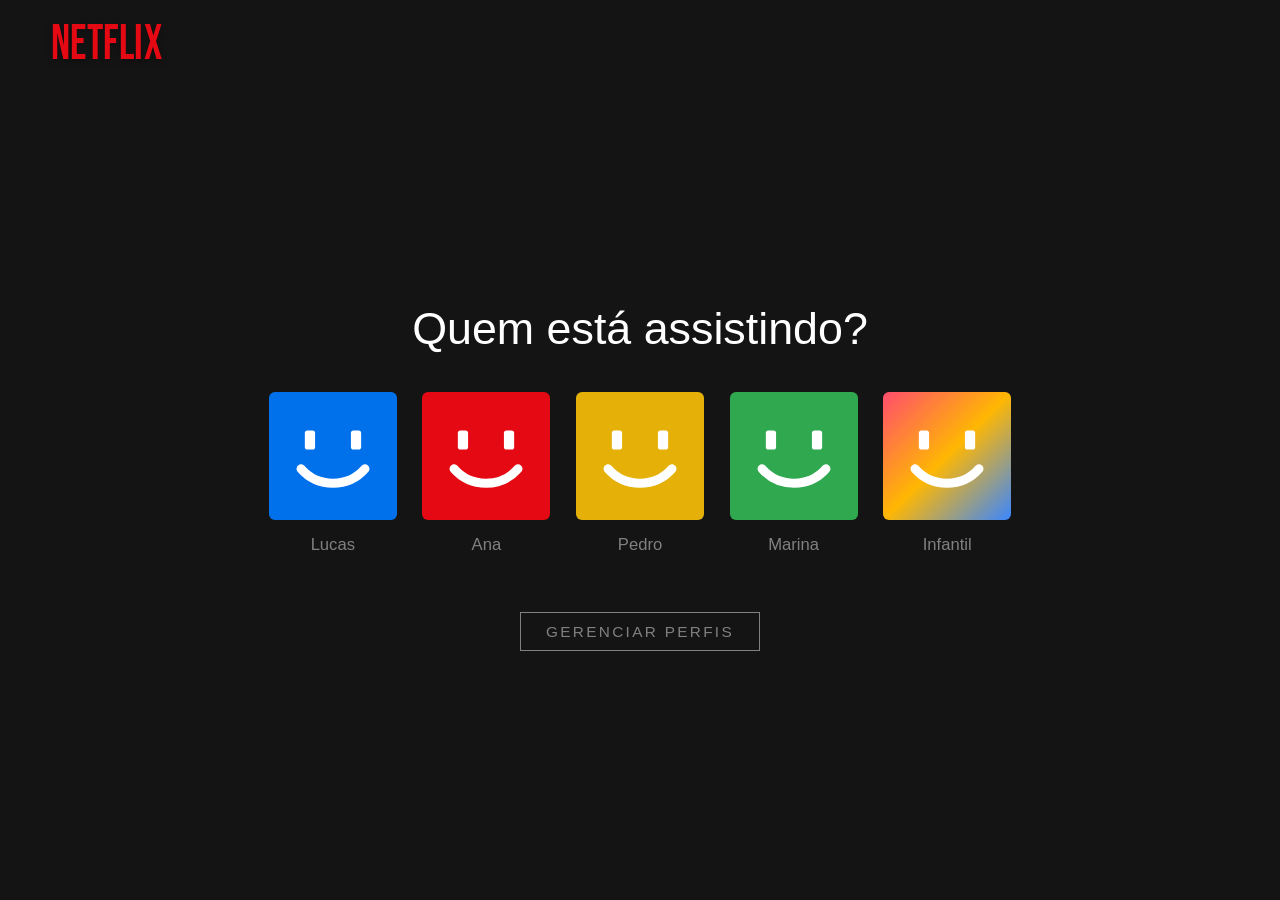
<file: projetos/netflix/index.html>
<!doctype html>
<html lang="pt-BR">
<head>
  <meta charset="utf-8">
  <meta name="viewport" content="width=device-width, initial-scale=1">
  <title>Netflix (clone)</title>
  <meta name="description" content="Recriação da interface da Netflix em HTML, CSS e JavaScript puro. Projeto de estudo.">
  <link rel="preconnect" href="https://fonts.googleapis.com">
  <link rel="preconnect" href="https://fonts.gstatic.com" crossorigin>
  <link href="https://fonts.googleapis.com/css2?family=Bebas+Neue&display=swap" rel="stylesheet">
  <link rel="stylesheet" href="css/style.css">
<link rel="icon" href="../../favicon.svg" type="image/svg+xml">
</head>
<body>

  <!-- ===== Quem está assistindo? ===== -->
  <section class="profiles" id="profiles" aria-label="Escolha de perfil">
    <a class="logo profiles__logo" href="#" aria-label="Netflix">NETFLIX</a>
    <h1 class="profiles__title" id="profilesTitle">Quem está assistindo?</h1>
    <ul class="profiles__list" id="profilesList"></ul>
    <button class="btn-outline" id="manageBtn">Gerenciar perfis</button>
  </section>

  <div class="app" id="app" hidden>

    <!-- ===== Cabeçalho ===== -->
    <header class="header" id="header">
      <a class="logo" href="#" data-view="home" aria-label="Netflix, Início">NETFLIX</a>

      <nav class="nav" aria-label="Principal">
        <a href="#" data-view="home">Início</a>
        <a href="#" data-view="serie">Séries</a>
        <a href="#" data-view="filme">Filmes</a>
        <a href="#" data-view="new">Bombando</a>
        <a href="#" data-view="mylist">Minha lista</a>
      </nav>

      <div class="dropdown nav-mobile">
        <button class="nav-mobile__btn" data-dropdown-toggle>Navegar <span data-icon="caret"></span></button>
        <div class="dropdown__menu dropdown__menu--center">
          <ul>
            <li><a href="#" data-view="home">Início</a></li>
            <li><a href="#" data-view="serie">Séries</a></li>
            <li><a href="#" data-view="filme">Filmes</a></li>
            <li><a href="#" data-view="new">Bombando</a></li>
            <li><a href="#" data-view="mylist">Minha lista</a></li>
          </ul>
        </div>
      </div>

      <div class="header__right">
        <div class="search" id="search">
          <button class="icon-btn" id="searchToggle" aria-label="Buscar" data-icon="search"></button>
          <input id="searchInput" type="text" placeholder="Títulos, gente e gêneros" autocomplete="off" aria-label="Buscar títulos">
          <button class="icon-btn search__clear" id="searchClear" aria-label="Limpar busca" data-icon="close" hidden></button>
        </div>

        <a href="#" class="header__link" data-kids>Infantil</a>

        <div class="dropdown notif">
          <button class="icon-btn" aria-label="Notificações" data-dropdown-toggle data-icon="bell"><span class="badge" id="bellCount"></span></button>
          <div class="dropdown__menu notif__menu">
            <ul id="notifList"></ul>
          </div>
        </div>

        <div class="dropdown account">
          <button class="account__btn" aria-label="Conta e perfis" data-dropdown-toggle>
            <span class="mini-avatar" id="headerAvatar"></span>
            <span class="account__caret" data-icon="caret"></span>
          </button>
          <div class="dropdown__menu account__menu">
            <ul id="profileMenuList" class="account__profiles"></ul>
            <ul class="account__links">
              <li><button data-manage><span data-icon="pencil"></span>Gerenciar perfis</button></li>
              <li><button data-toast="Função de demonstração"><span data-icon="user"></span>Conta</button></li>
              <li><button data-toast="Função de demonstração"><span data-icon="help"></span>Central de Ajuda</button></li>
            </ul>
            <button class="account__signout" data-signout>Sair da Netflix</button>
          </div>
        </div>
      </div>
    </header>

    <!-- ===== Conteúdo ===== -->
    <main class="main" id="main">
      <div class="subhead" id="subhead" hidden>
        <h1 id="subheadTitle">Séries</h1>
        <select id="genreSelect" aria-label="Filtrar por gênero"></select>
      </div>
      <section class="hero" id="hero" aria-label="Destaque"></section>
      <div class="rows" id="rows"></div>
    </main>

    <!-- ===== Rodapé ===== -->
    <footer class="footer">
      <div class="footer__social">
        <a href="#" aria-label="Facebook" data-icon="facebook"></a>
        <a href="#" aria-label="Instagram" data-icon="instagram"></a>
        <a href="#" aria-label="X" data-icon="x"></a>
        <a href="#" aria-label="YouTube" data-icon="youtube"></a>
      </div>
      <ul class="footer__links">
        <li><a href="#">Audiodescrição</a></li>
        <li><a href="#">Central de Ajuda</a></li>
        <li><a href="#">Cartão pré-pago</a></li>
        <li><a href="#">Imprensa</a></li>
        <li><a href="#">Relações com investidores</a></li>
        <li><a href="#">Carreiras</a></li>
        <li><a href="#">Termos de Uso</a></li>
        <li><a href="#">Privacidade</a></li>
        <li><a href="#">Avisos legais</a></li>
        <li><a href="#">Preferências de cookies</a></li>
        <li><a href="#">Informações corporativas</a></li>
        <li><a href="#">Entre em contato</a></li>
      </ul>
      <button class="footer__code" id="serviceCode">Código do serviço</button>
      <p class="footer__copy">Projeto de estudo · recriação não oficial da interface da Netflix. Títulos e elencos são fictícios.</p>
    </footer>
  </div>

  <!-- ===== Modal de detalhes ===== -->
  <div class="modal" id="modal" role="dialog" aria-modal="true" aria-label="Detalhes do título">
    <div class="modal__box" id="modalBox"></div>
  </div>

  <!-- ===== Player ===== -->
  <div class="player" id="player" aria-hidden="true" tabindex="-1">
    <div class="player__video" id="playerVideo"></div>
    <div class="player__paused">
      <small>Você está assistindo</small>
      <h2 id="playerPausedTitle"></h2>
      <p class="player__paused-sub" id="playerPausedSub"></p>
      <p id="playerPausedDesc"></p>
    </div>
    <div class="player__ui">
      <div class="player__top">
        <button class="player__btn" data-player="close" aria-label="Voltar" data-icon="back"></button>
        <span class="player__note">Reprodução simulada</span>
      </div>
      <div class="player__bottom">
        <div class="player__timeline">
          <div class="player__bar" id="playerBar">
            <div class="player__fill" id="playerFill"></div>
            <div class="player__knob" id="playerKnob"></div>
          </div>
          <span class="player__time" id="playerTime">0:00</span>
        </div>
        <div class="player__controls">
          <button class="player__btn" data-player="toggle" id="playerToggle" aria-label="Reproduzir/pausar"></button>
          <button class="player__btn" data-player="back10" aria-label="Voltar 10 segundos" data-icon="rewind"></button>
          <button class="player__btn" data-player="fwd10" aria-label="Avançar 10 segundos" data-icon="forward"></button>
          <button class="player__btn" data-player="mute" id="playerMute" aria-label="Volume" data-icon="volumeOn"></button>
          <p class="player__title" id="playerTitle"></p>
          <button class="player__btn" data-player="next" id="playerNext" aria-label="Próximo episódio" data-icon="next"></button>
          <button class="player__btn player__btn--opt" data-player="subs" aria-label="Áudio e legendas" data-icon="subtitles"></button>
          <button class="player__btn" data-player="fs" aria-label="Tela cheia" data-icon="fullscreen"></button>
        </div>
      </div>
    </div>
    <div class="player__loading"><span></span></div>
  </div>

  <div class="toast" id="toast" role="status" aria-live="polite"></div>

  <script src="js/data.js"></script>
  <script src="js/app.js"></script>
</body>
</html>
</file>
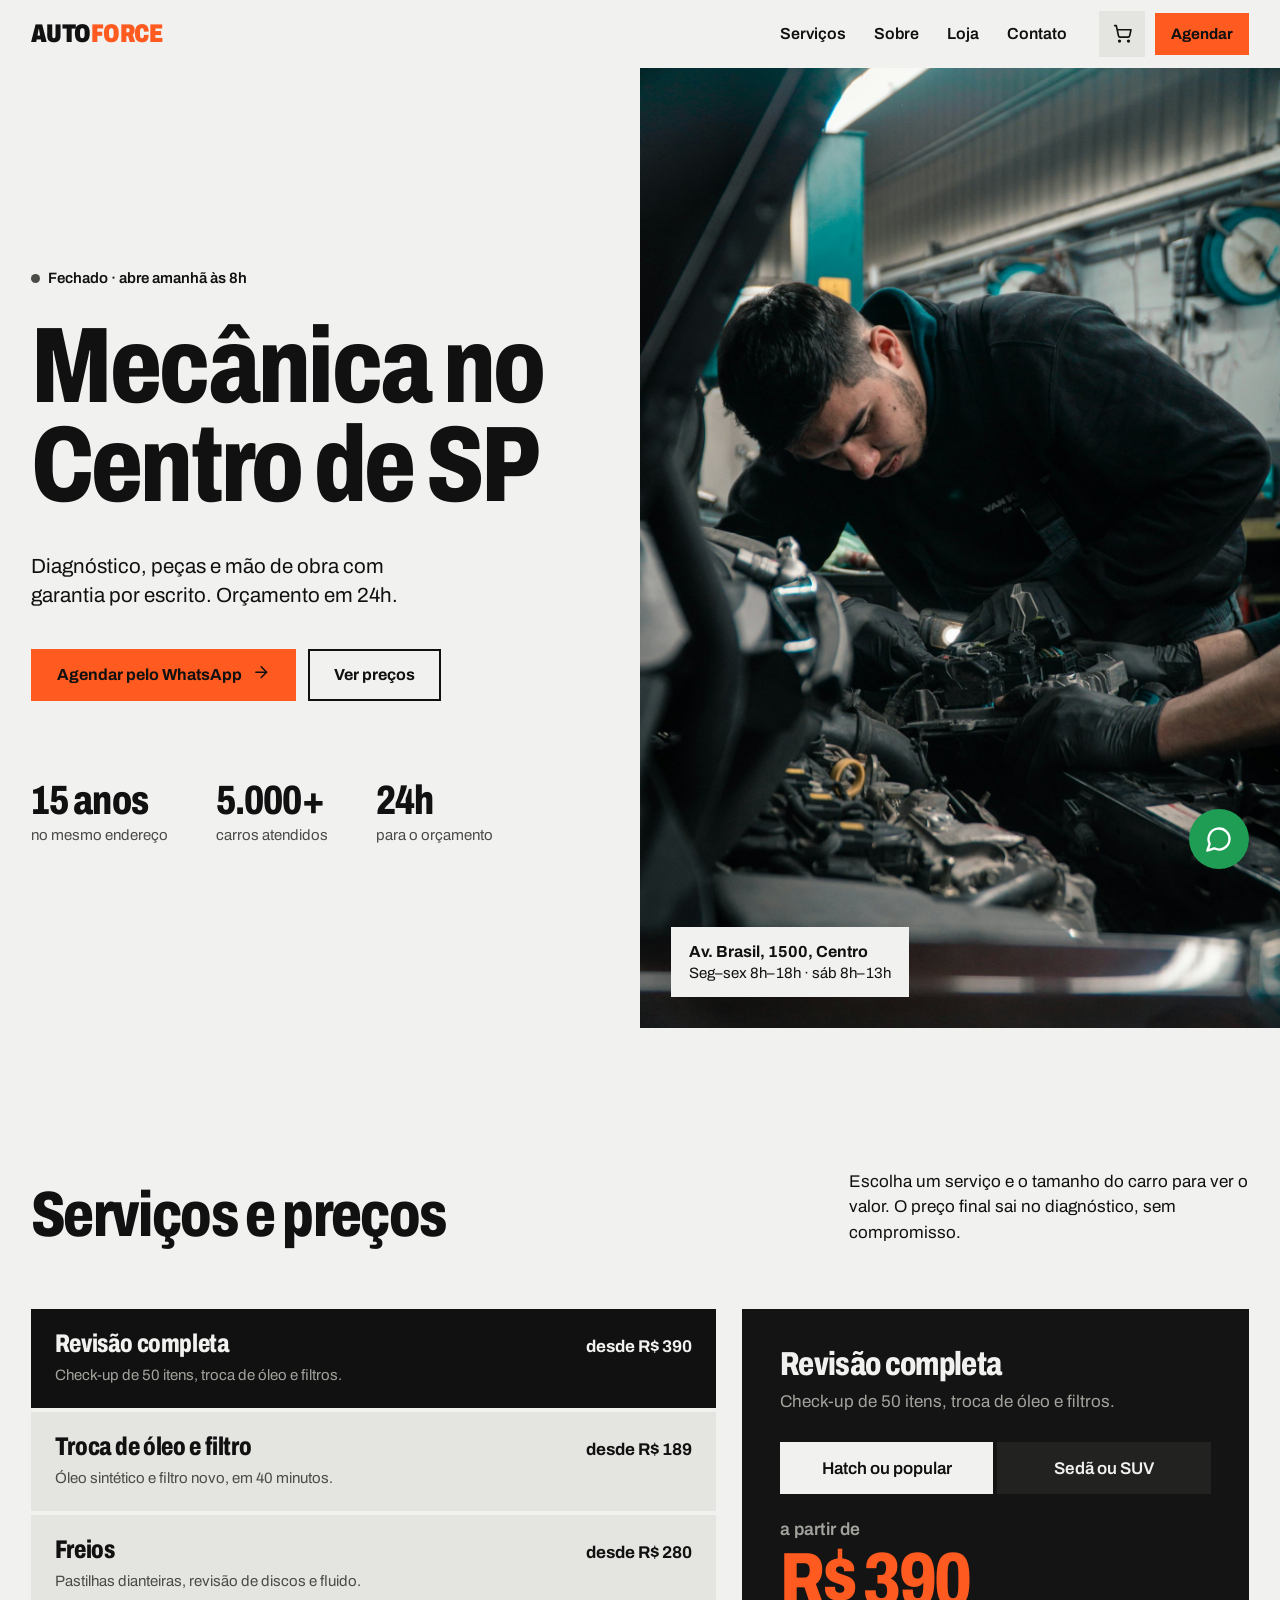
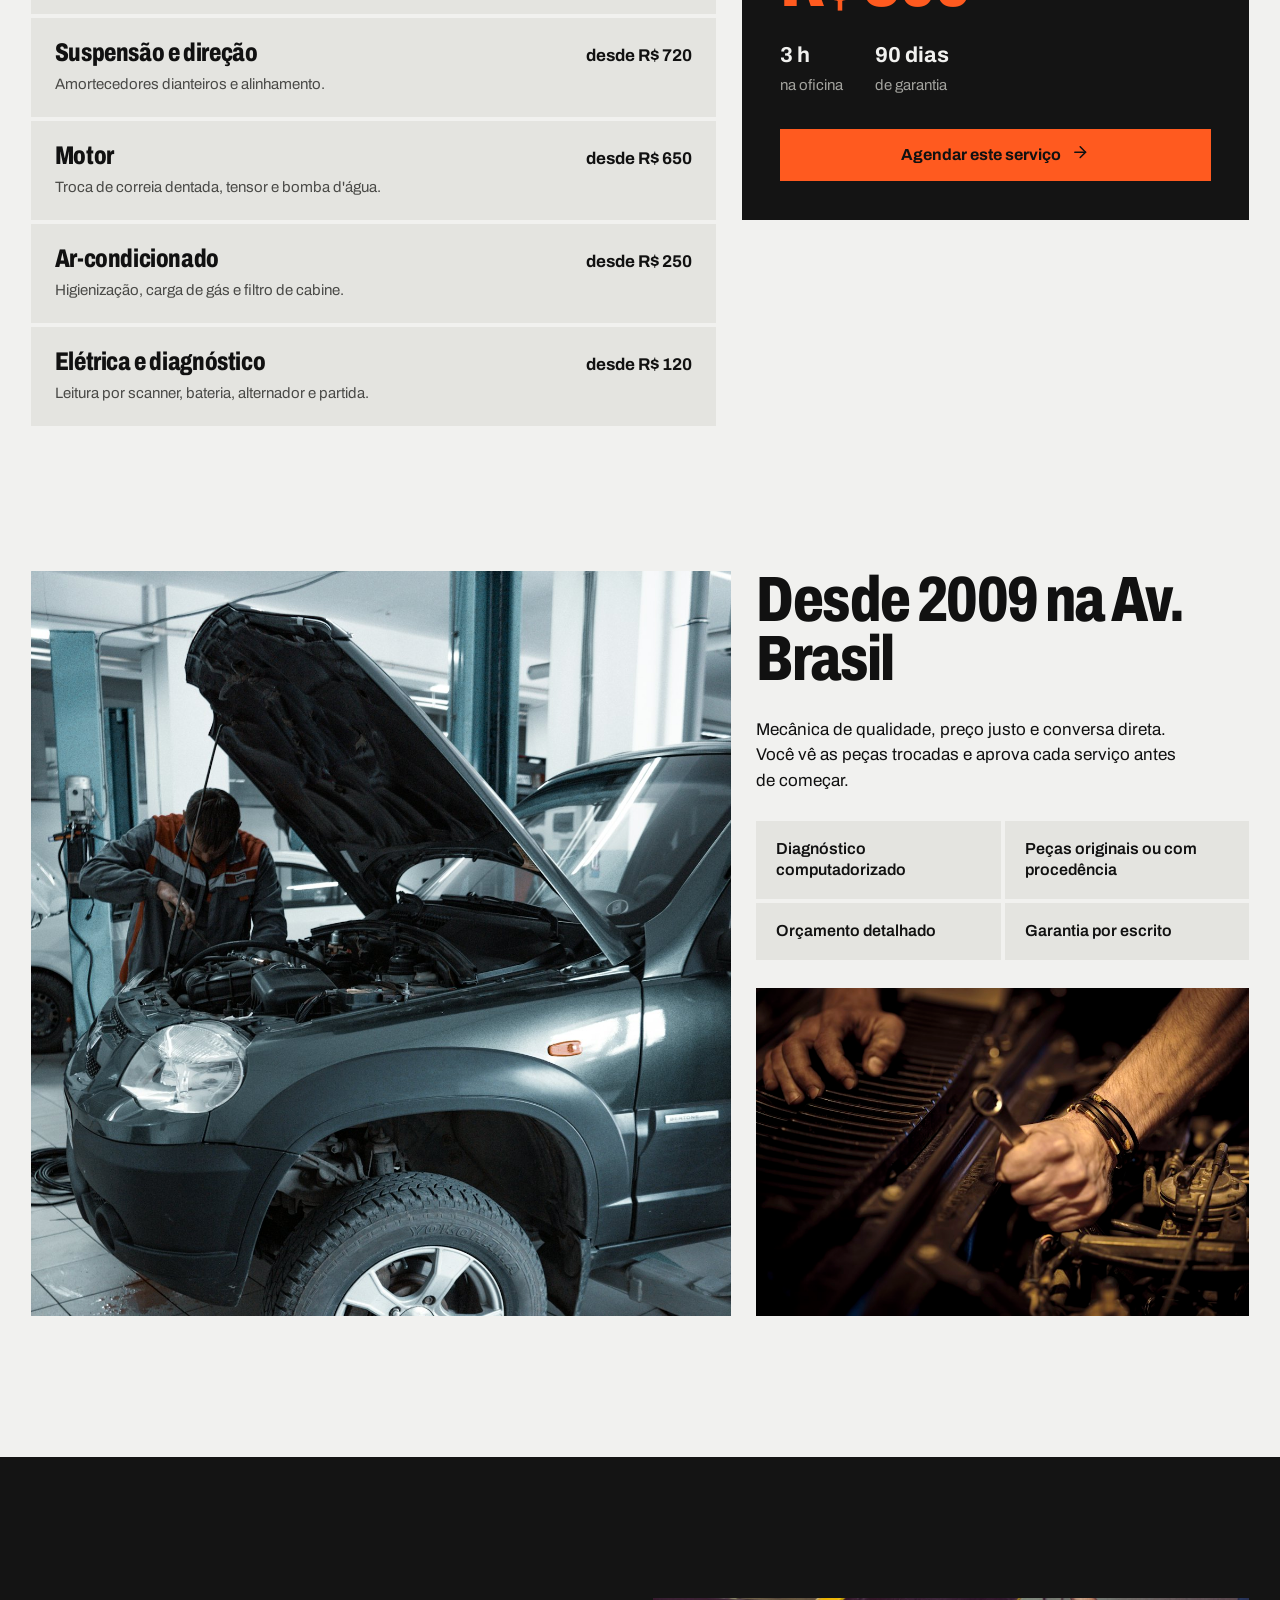
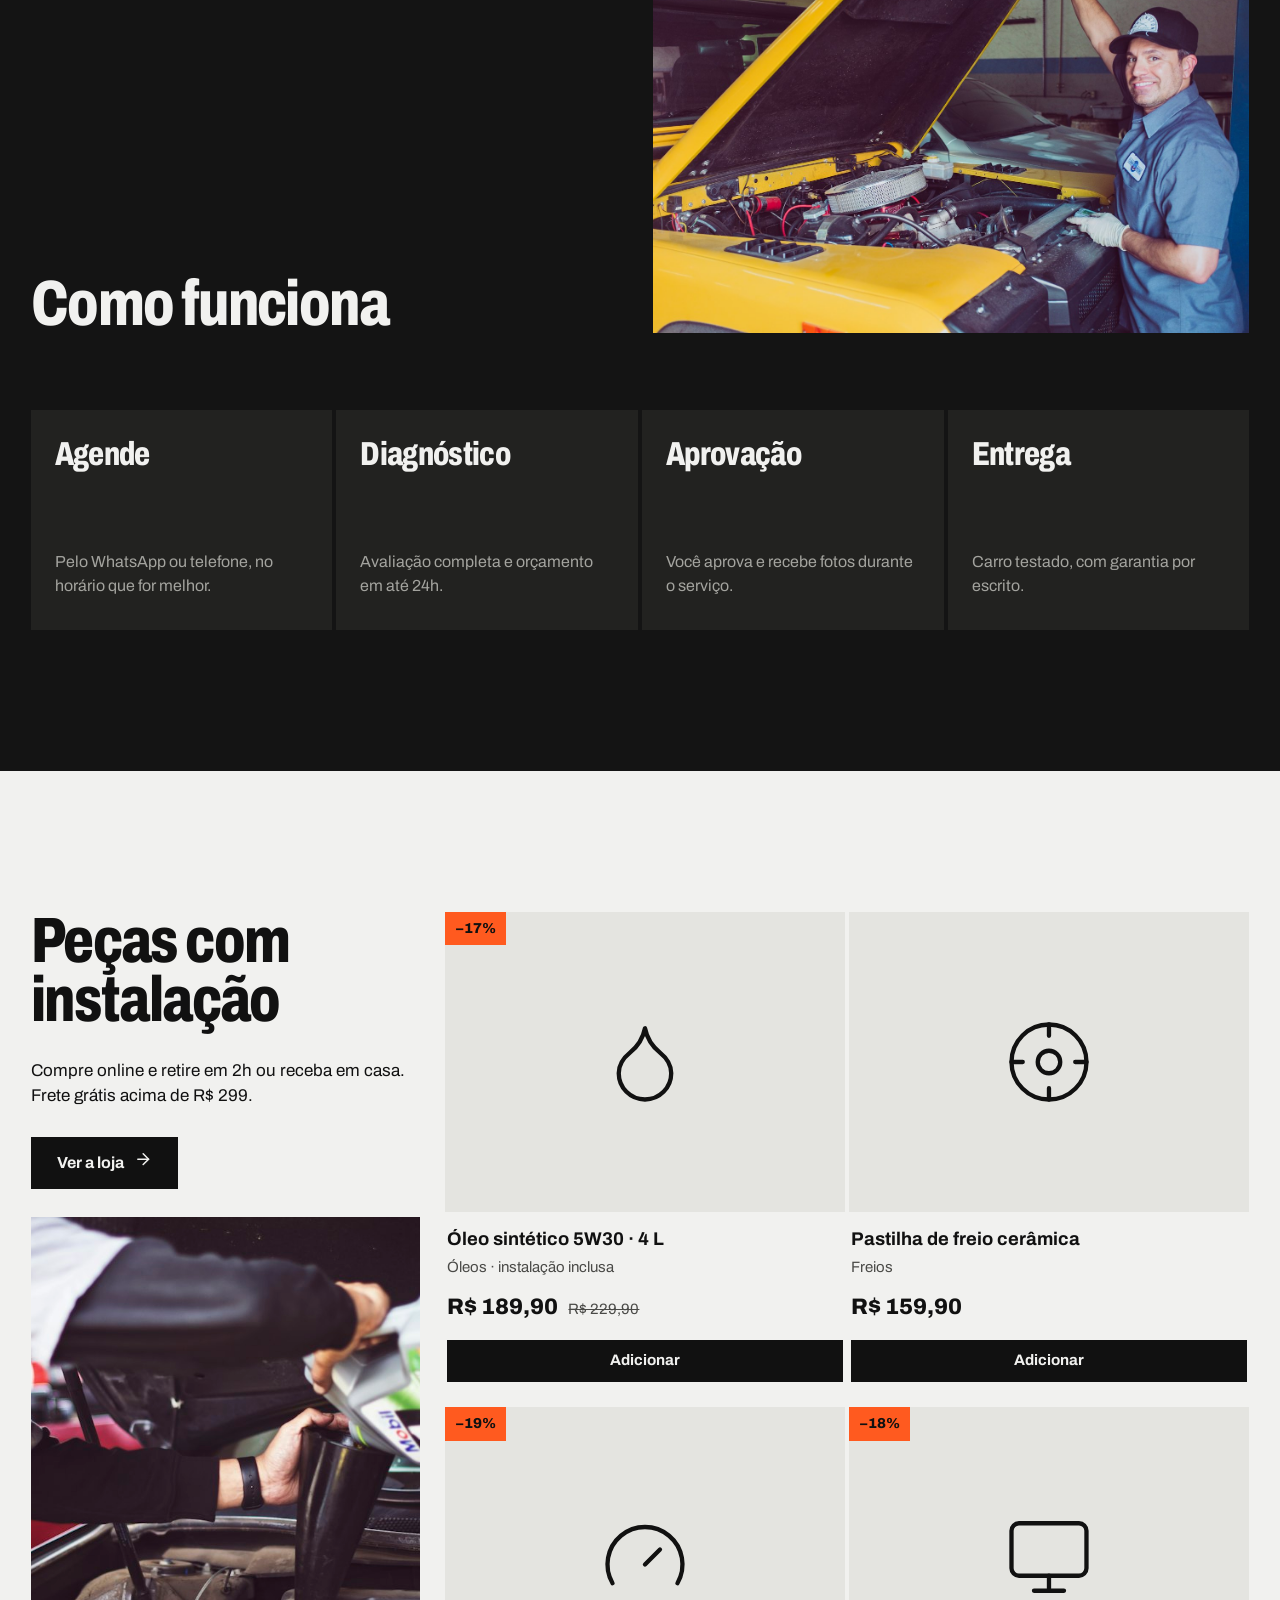
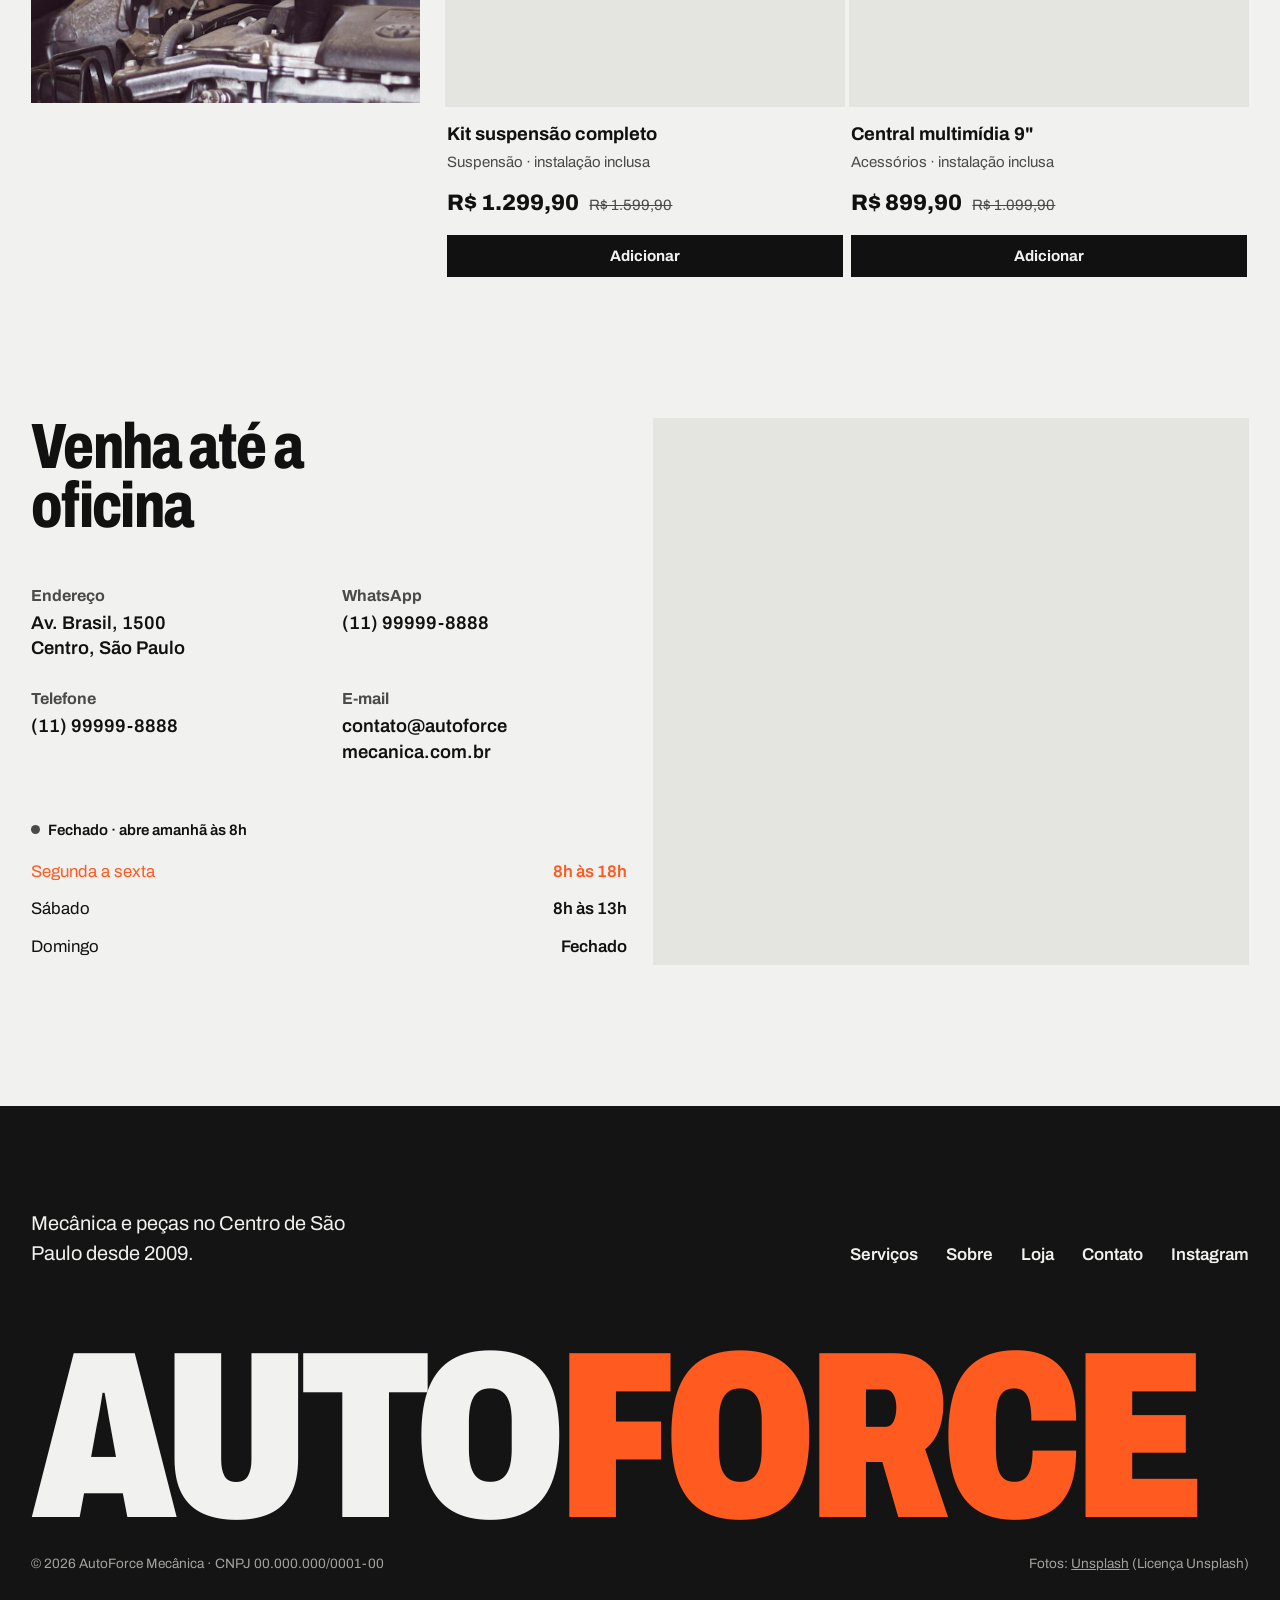
<file: projetos/oficina/index.html>
<!doctype html>
<html lang="pt-BR">
<head>
  <meta charset="utf-8">
  <meta name="viewport" content="width=device-width, initial-scale=1">
  <title>AutoForce Mecânica | Oficina no Centro de São Paulo</title>
  <meta name="description" content="Oficina mecânica no Centro de São Paulo desde 2009. Veja os preços, simule o orçamento e agende pelo WhatsApp.">
  <meta name="theme-color" content="#f1f1ef">
  <link rel="preconnect" href="https://fonts.googleapis.com">
  <link rel="preconnect" href="https://fonts.gstatic.com" crossorigin>
  <link href="https://fonts.googleapis.com/css2?family=Archivo:wdth,wght@62..125,400..900&display=swap" rel="stylesheet">
  <link rel="stylesheet" href="css/style.css">
<link rel="icon" href="../../favicon.svg" type="image/svg+xml">
</head>
<body>

  <header class="bar">
    <div class="wrap bar-in">
      <a href="index.html" class="wordmark" aria-label="AutoForce, início">AUTO<span>FORCE</span></a>
      <nav aria-label="Principal">
        <a href="#servicos">Serviços</a>
        <a href="#sobre">Sobre</a>
        <a href="loja.html">Loja</a>
        <a href="#contato">Contato</a>
      </nav>
      <div class="bar-actions">
        <button class="cart-btn" data-open-cart aria-label="Abrir carrinho" data-i="cart"><span class="cart-count"></span></button>
        <a class="btn btn-sm btn-accent" data-wa="Olá! Quero agendar um serviço na AutoForce.">Agendar</a>
        <button class="menu-toggle" aria-label="Menu" aria-expanded="false" data-i="menu"></button>
      </div>
    </div>
  </header>

  <main>
    <section class="hero" aria-labelledby="titulo">
      <div class="hero-text">
        <div>
          <p class="status rise" data-status>Seg–sex 8h–18h · sáb 8h–13h</p>
          <h1 id="titulo" class="rise" style="--d:1;margin-top:28px">Mecânica no Centro de SP</h1>
          <p class="lede rise" style="--d:2">Diagnóstico, peças e mão de obra com garantia por escrito. Orçamento em 24h.</p>
          <div class="hero-cta rise" style="--d:3">
            <a class="btn btn-accent" data-wa="Olá! Quero agendar um serviço na AutoForce.">Agendar pelo WhatsApp <span class="arrow" data-i="arrow"></span></a>
            <a class="btn btn-line" href="#servicos">Ver preços</a>
          </div>
        </div>
        <dl class="hero-facts rise" style="--d:4">
          <div><dt class="hidden">Experiência</dt><dd style="margin:0"><b>15 anos</b><span>no mesmo endereço</span></dd></div>
          <div><dt class="hidden">Clientes</dt><dd style="margin:0"><b>5.000+</b><span>carros atendidos</span></dd></div>
          <div><dt class="hidden">Orçamento</dt><dd style="margin:0"><b>24h</b><span>para o orçamento</span></dd></div>
        </dl>
      </div>
      <figure class="hero-media" style="margin:0">
        <img src="img/oficina-motor.jpg" alt="Mecânico trabalhando no motor de um carro na oficina" fetchpriority="high">
        <figcaption><b>Av. Brasil, 1500, Centro</b>Seg–sex 8h–18h · sáb 8h–13h</figcaption>
      </figure>
    </section>

    <section class="section wrap" id="servicos" aria-labelledby="t-servicos">
      <div class="services-head">
        <h2 id="t-servicos" class="rise">Serviços e preços</h2>
        <p class="rise" style="--d:1">Escolha um serviço e o tamanho do carro para ver o valor. O preço final sai no diagnóstico, sem compromisso.</p>
      </div>
      <div class="services">
        <ul class="price-list" id="priceList"></ul>
        <aside class="estimator rise" aria-live="polite">
          <h3 id="estName">Revisão completa</h3>
          <p class="est-service" id="estDesc"></p>
          <div class="seg" role="group" aria-label="Tamanho do carro">
            <button type="button" data-size="0" aria-pressed="true">Hatch ou popular</button>
            <button type="button" data-size="1" aria-pressed="false">Sedã ou SUV</button>
          </div>
          <div class="est-price"><small>a partir de</small><span id="estPrice">R$ 390</span></div>
          <div class="est-meta">
            <div><b id="estTime">3 h</b><span>na oficina</span></div>
            <div><b>90 dias</b><span>de garantia</span></div>
          </div>
          <a class="btn btn-accent btn-block" id="estBook" href="#">Agendar este serviço <span class="arrow" data-i="arrow"></span></a>
        </aside>
      </div>
    </section>

    <section class="section wrap" id="sobre" aria-labelledby="t-sobre" style="padding-top:0">
      <div class="about">
        <figure class="about-photo rise" style="margin:0"><img src="img/capo-aberto.jpg" alt="Mecânico verificando o motor de um carro com o capô aberto" loading="lazy"></figure>
        <div class="about-text">
          <h2 id="t-sobre" class="rise">Desde 2009 na Av. Brasil</h2>
          <p class="rise" style="--d:1">Mecânica de qualidade, preço justo e conversa direta. Você vê as peças trocadas e aprova cada serviço antes de começar.</p>
          <ul class="facts rise" style="--d:2">
            <li>Diagnóstico computadorizado</li>
            <li>Peças originais ou com procedência</li>
            <li>Orçamento detalhado</li>
            <li>Garantia por escrito</li>
          </ul>
          <figure class="about-side rise" style="--d:3;margin:0"><img src="img/chave-motor.jpg" alt="Mãos com chave de boca apertando uma peça do motor" loading="lazy"></figure>
        </div>
      </div>
    </section>

    <section class="section on-field" aria-labelledby="t-como">
      <div class="wrap">
        <div class="steps-head">
          <h2 id="t-como" class="rise">Como funciona</h2>
          <img class="rise" style="--d:1" src="img/mecanico.jpg" alt="Mecânico sorrindo ao lado de um carro amarelo com o capô aberto" loading="lazy">
        </div>
        <ol class="steps">
          <li class="rise"><b>Agende</b><span>Pelo WhatsApp ou telefone, no horário que for melhor.</span></li>
          <li class="rise" style="--d:1"><b>Diagnóstico</b><span>Avaliação completa e orçamento em até 24h.</span></li>
          <li class="rise" style="--d:2"><b>Aprovação</b><span>Você aprova e recebe fotos durante o serviço.</span></li>
          <li class="rise" style="--d:3"><b>Entrega</b><span>Carro testado, com garantia por escrito.</span></li>
        </ol>
      </div>
    </section>

    <section class="section wrap" aria-labelledby="t-loja">
      <div class="shop-split">
        <div class="shop-intro">
          <h2 id="t-loja" class="rise">Peças com instalação</h2>
          <p class="rise" style="--d:1">Compre online e retire em 2h ou receba em casa. Frete grátis acima de R$ 299.</p>
          <div class="rise" style="--d:2"><a class="btn" href="loja.html">Ver a loja <span class="arrow" data-i="arrow"></span></a></div>
          <img class="rise" style="--d:3" src="img/troca-oleo.jpg" alt="Óleo sendo colocado no motor durante uma troca" loading="lazy">
        </div>
        <div class="products shop-pick" id="teaserProducts"></div>
      </div>
    </section>

    <section class="section wrap" id="contato" aria-labelledby="t-contato" style="padding-top:0">
      <div class="contact">
        <div class="contact-info">
          <h2 id="t-contato" class="rise">Venha até a oficina</h2>
          <div class="contact-lines rise" style="--d:1">
            <div><h3>Endereço</h3><p>Av. Brasil, 1500<br>Centro, São Paulo</p></div>
            <div><h3>WhatsApp</h3><a data-wa>(11) 99999-8888</a></div>
            <div><h3>Telefone</h3><a href="tel:+5511999998888">(11) 99999-8888</a></div>
            <div><h3>E-mail</h3><a href="mailto:contato@autoforcemecanica.com.br">contato@autoforce<wbr>mecanica.com.br</a></div>
          </div>
          <div class="rise" style="--d:2">
            <p class="status" data-status style="margin-bottom:12px">Horário</p>
            <table class="hours" id="hours">
              <tr data-days="1,2,3,4,5"><td>Segunda a sexta</td><td>8h às 18h</td></tr>
              <tr data-days="6"><td>Sábado</td><td>8h às 13h</td></tr>
              <tr data-days="0"><td>Domingo</td><td>Fechado</td></tr>
            </table>
          </div>
        </div>
        <div class="map rise">
          <iframe title="Mapa da oficina AutoForce" loading="lazy" referrerpolicy="no-referrer-when-downgrade"
            src="https://maps.google.com/maps?q=Avenida%20Paulista%2C%20S%C3%A3o%20Paulo&z=15&output=embed"></iframe>
        </div>
      </div>
    </section>
  </main>

  <footer class="footer">
    <div class="wrap">
      <div class="footer-top">
        <p>Mecânica e peças no Centro de São Paulo desde 2009.</p>
        <nav class="footer-links" aria-label="Rodapé">
          <a href="#servicos">Serviços</a><a href="#sobre">Sobre</a><a href="loja.html">Loja</a><a href="#contato">Contato</a><a href="#" aria-label="Instagram">Instagram</a>
        </nav>
      </div>
      <p class="footer-name" aria-hidden="true">AUTO<span>FORCE</span></p>
      <div class="footer-bottom">
        <span>© 2026 AutoForce Mecânica · CNPJ 00.000.000/0001-00</span>
        <span>Fotos: <a href="https://unsplash.com" rel="noopener">Unsplash</a> (Licença Unsplash)</span>
      </div>
    </div>
  </footer>

  <a class="wa-float" data-wa aria-label="Falar no WhatsApp" data-i="chat"></a>

  <script src="js/common.js"></script>
  <script>
    // Serviços com preço "a partir de" [hatch/popular, sedã/SUV], valores de exemplo
    const SERVICES = [
      { name: "Revisão completa", desc: "Check-up de 50 itens, troca de óleo e filtros.", price: [390, 520], time: "3 h" },
      { name: "Troca de óleo e filtro", desc: "Óleo sintético e filtro novo, em 40 minutos.", price: [189, 249], time: "40 min" },
      { name: "Freios", desc: "Pastilhas dianteiras, revisão de discos e fluido.", price: [280, 360], time: "1 h 30" },
      { name: "Suspensão e direção", desc: "Amortecedores dianteiros e alinhamento.", price: [720, 980], time: "3 h" },
      { name: "Motor", desc: "Troca de correia dentada, tensor e bomba d'água.", price: [650, 890], time: "4 h" },
      { name: "Ar-condicionado", desc: "Higienização, carga de gás e filtro de cabine.", price: [250, 320], time: "1 h 30" },
      { name: "Elétrica e diagnóstico", desc: "Leitura por scanner, bateria, alternador e partida.", price: [120, 120], time: "40 min" },
    ];
    const brl0 = (v) => v.toLocaleString("pt-BR", { style: "currency", currency: "BRL", maximumFractionDigits: 0 });

    document.addEventListener("DOMContentLoaded", () => {
      const est = { s: 0, size: 0 };
      const list = document.getElementById("priceList");
      list.innerHTML = SERVICES.map((s, i) => `
        <li class="rise" style="--d:${i % 4}">
          <button class="price-row" type="button" data-s="${i}" aria-pressed="${i === 0}">
            <span class="pr-name">${s.name}</span>
            <span class="pr-price">desde ${brl0(s.price[0])}</span>
            <span class="pr-desc">${s.desc}</span>
          </button>
        </li>`).join("");

      function renderEst() {
        const s = SERVICES[est.s];
        const size = ["hatch/popular", "sedã/SUV"][est.size];
        document.getElementById("estName").textContent = s.name;
        document.getElementById("estDesc").textContent = s.desc;
        document.getElementById("estPrice").textContent = brl0(s.price[est.size]);
        document.getElementById("estTime").textContent = s.time;
        document.getElementById("estBook").href = waLink(`Olá! Quero agendar: ${s.name} (${size}), a partir de ${brl0(s.price[est.size])}.`);
        document.getElementById("estBook").target = "_blank";
        list.querySelectorAll("[data-s]").forEach((b) => b.setAttribute("aria-pressed", +b.dataset.s === est.s));
        document.querySelectorAll("[data-size]").forEach((b) => b.setAttribute("aria-pressed", +b.dataset.size === est.size));
      }
      list.querySelectorAll("[data-s]").forEach((b) => b.addEventListener("click", () => {
        est.s = +b.dataset.s;
        renderEst();
        if (innerWidth <= 900) document.querySelector(".estimator").scrollIntoView({ behavior: "smooth", block: "center" });
      }));
      document.querySelectorAll("[data-size]").forEach((b) => b.addEventListener("click", () => { est.size = +b.dataset.size; renderEst(); }));
      renderEst();

      const teaser = document.getElementById("teaserProducts");
      teaser.innerHTML = [1, 5, 8, 12].map((id) => productCard(PRODUCTS.find((p) => p.id === id))).join("");
      teaser.querySelectorAll(".product").forEach((el, i) => { el.classList.add("rise"); el.style.setProperty("--d", i); });
      bindProductCards(teaser);

      const today = new Date().getDay();
      document.querySelectorAll("#hours tr").forEach((tr) => tr.classList.toggle("today", tr.dataset.days.split(",").includes(String(today))));

      observeRise();
    });
  </script>
</body>
</html>
</file>
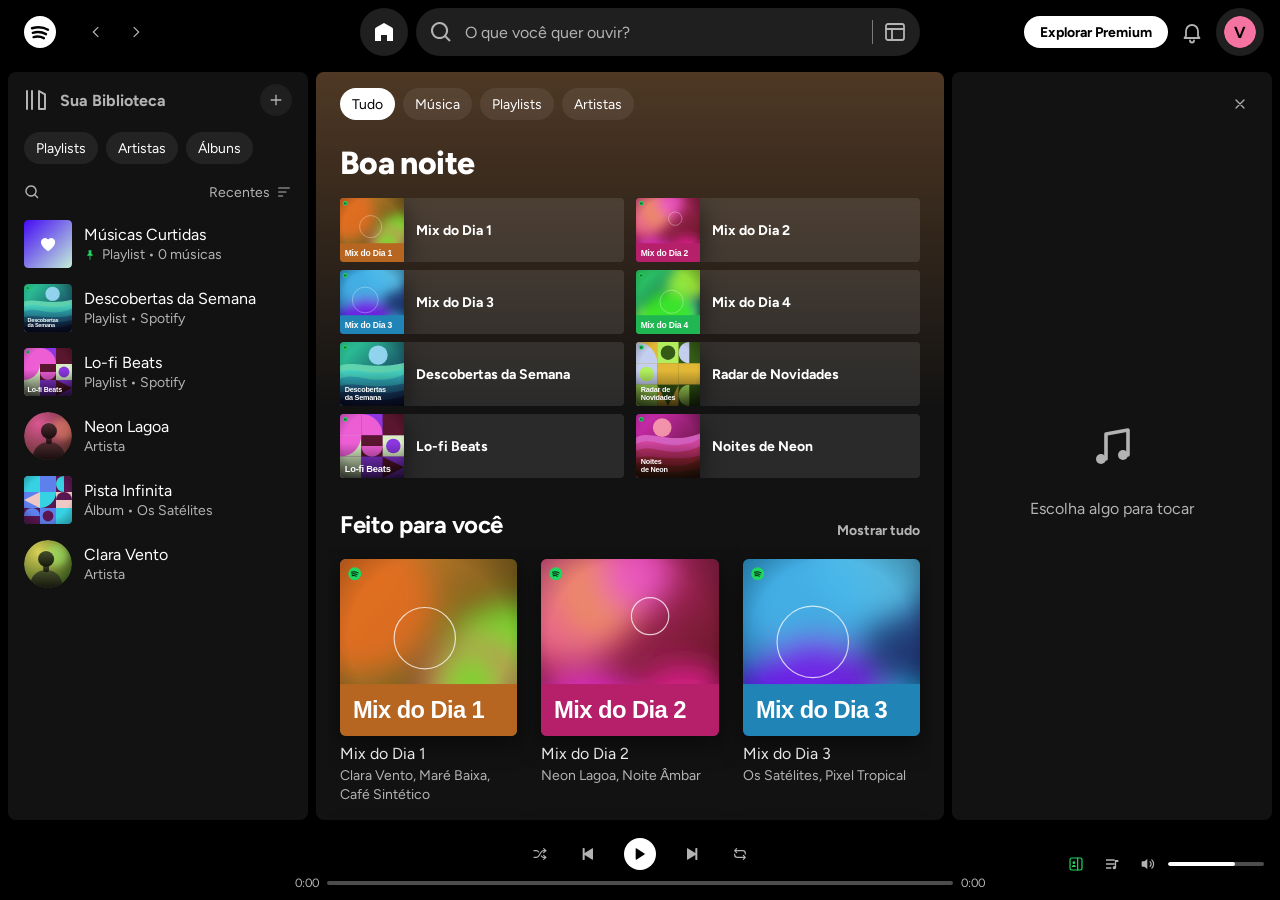
<file: projetos/spotify/index.html>
<!doctype html>
<html lang="pt-BR">
<head>
  <meta charset="utf-8">
  <meta name="viewport" content="width=device-width, initial-scale=1">
  <title>Spotify Clone</title>
  <link rel="icon" href="data:image/svg+xml,%3Csvg xmlns='http://www.w3.org/2000/svg' viewBox='0 0 24 24'%3E%3Ccircle cx='12' cy='12' r='12' fill='%231ed760'/%3E%3Cpath d='M6 9.2c4-1.2 8.6-.9 12 1.1M6.6 12.6c3.3-.9 7-.6 9.9 1M7.2 15.8c2.6-.7 5.4-.4 7.7.8' stroke='%23000' stroke-width='1.8' stroke-linecap='round' fill='none'/%3E%3C/svg%3E">
  <link rel="preconnect" href="https://fonts.googleapis.com">
  <link rel="preconnect" href="https://fonts.gstatic.com" crossorigin>
  <link href="https://fonts.googleapis.com/css2?family=Figtree:wght@400;500;600;700;800;900&display=swap" rel="stylesheet">
  <link rel="stylesheet" href="css/style.css">
</head>
<body>
  <div class="app" id="app">
    <header class="topbar">
      <div class="tb-left">
        <a class="logo" href="#/" aria-label="Início">
          <svg viewBox="0 0 24 24" width="32" height="32" aria-hidden="true"><circle cx="12" cy="12" r="12" fill="#fff"/><path d="M6 9.2c4-1.2 8.6-.9 12 1.1M6.6 12.6c3.3-.9 7-.6 9.9 1M7.2 15.8c2.6-.7 5.4-.4 7.7.8" stroke="#000" stroke-width="1.8" stroke-linecap="round" fill="none"/></svg>
        </a>
        <button class="nav-arrow" data-action="back" aria-label="Voltar"><span data-ic="chevLeft"></span></button>
        <button class="nav-arrow" data-action="fwd" aria-label="Avançar"><span data-ic="chevRight"></span></button>
      </div>
      <div class="tb-center">
        <a class="home-btn" id="homeBtn" href="#/" aria-label="Início" title="Início"><span data-ic="home"></span></a>
        <label class="search-box" id="searchBox">
          <span data-ic="search"></span>
          <input id="search" type="search" autocomplete="off" spellcheck="false" placeholder="O que você quer ouvir?">
          <button class="search-clear" data-action="clear-search" aria-label="Limpar busca"><span data-ic="close"></span></button>
          <span class="search-sep"></span>
          <a class="search-browse" href="#/search" title="Navegar"><span data-ic="browse"></span></a>
        </label>
      </div>
      <div class="tb-right">
        <button class="pill white premium" data-action="premium">Explorar Premium</button>
        <button class="icon-btn" data-action="bell" title="Novidades"><span data-ic="bell"></span></button>
        <button class="avatar" data-action="profile" title="Você">V</button>
      </div>
    </header>

    <aside class="panel library" id="library" aria-label="Sua Biblioteca"></aside>

    <main class="panel main" id="main">
      <div class="main-scroll" id="mainScroll">
        <div class="sticky-head" id="stickyHead" hidden></div>
        <div id="view"></div>
        <footer class="site-footer">
          <div class="footer-cols">
            <div><h4>Empresa</h4><a>Sobre</a><a>Empregos</a><a>For the Record</a></div>
            <div><h4>Comunidades</h4><a>Para Artistas</a><a>Desenvolvedores</a><a>Publicidade</a></div>
            <div><h4>Links úteis</h4><a>Suporte</a><a>Aplicativo móvel grátis</a></div>
          </div>
          <hr>
          <p>Projeto de estudo: recriação da interface do Spotify. Músicas, artistas e capas são gerados no navegador.</p>
        </footer>
      </div>
    </main>

    <aside class="panel right" id="rightPanel" aria-label="Tocando agora"></aside>

    <footer class="player" id="player">
      <div class="np">
        <a class="np-cover" id="npCover" href="#/"></a>
        <div class="np-meta">
          <a class="np-title" id="npTitle" href="#/"></a>
          <div class="np-artist" id="npArtist"></div>
        </div>
        <button class="icon-btn np-like" id="npLike"></button>
      </div>
      <div class="controls">
        <div class="ctrl-btns">
          <button class="icon-btn" id="btnShuffle" data-action="shuffle" title="Ativar ordem aleatória"><span data-ic="shuffle"></span></button>
          <button class="icon-btn" data-action="prev" title="Voltar"><span data-ic="prev"></span></button>
          <button class="play-main" id="btnPlay" data-action="play" title="Tocar"></button>
          <button class="icon-btn" data-action="next" title="Avançar"><span data-ic="next"></span></button>
          <button class="icon-btn" id="btnRepeat" data-action="repeat" title="Ativar repetição"><span data-ic="repeat"></span></button>
        </div>
        <div class="progress-row">
          <span class="time" id="tCur">0:00</span>
          <div class="slider" id="seek" role="slider" aria-label="Progresso"><div class="rail"><div class="fill"></div></div><div class="knob"></div></div>
          <span class="time" id="tDur">0:00</span>
        </div>
      </div>
      <div class="extras">
        <button class="icon-btn" id="btnRight" data-action="toggle-right" title="Tela Tocando agora"><span data-ic="nowPlaying"></span></button>
        <button class="icon-btn" id="btnQueue" data-action="queue" title="Fila"><span data-ic="queue"></span></button>
        <button class="icon-btn" id="btnMute" data-action="mute" title="Sem som"></button>
        <div class="slider vol" id="vol" role="slider" aria-label="Volume"><div class="rail"><div class="fill"></div></div><div class="knob"></div></div>
      </div>
    </footer>

    <nav class="mobile-nav">
      <a href="#/" data-nav="home"><span data-ic="home"></span>Início</a>
      <a href="#/search" data-nav="search"><span data-ic="search"></span>Buscar</a>
      <a href="#/library" data-nav="library"><span data-ic="library"></span>Sua Biblioteca</a>
    </nav>
  </div>

  <div class="ctxmenu" id="ctxmenu" hidden></div>
  <div class="toast" id="toast" role="status" aria-live="polite"></div>
  <div class="modal" id="modal" hidden></div>

  <script src="js/utils.js"></script>
  <script src="js/synth.js"></script>
  <script src="js/art.js"></script>
  <script src="js/data.js"></script>
  <script src="js/app.js"></script>
</body>
</html>
</file>
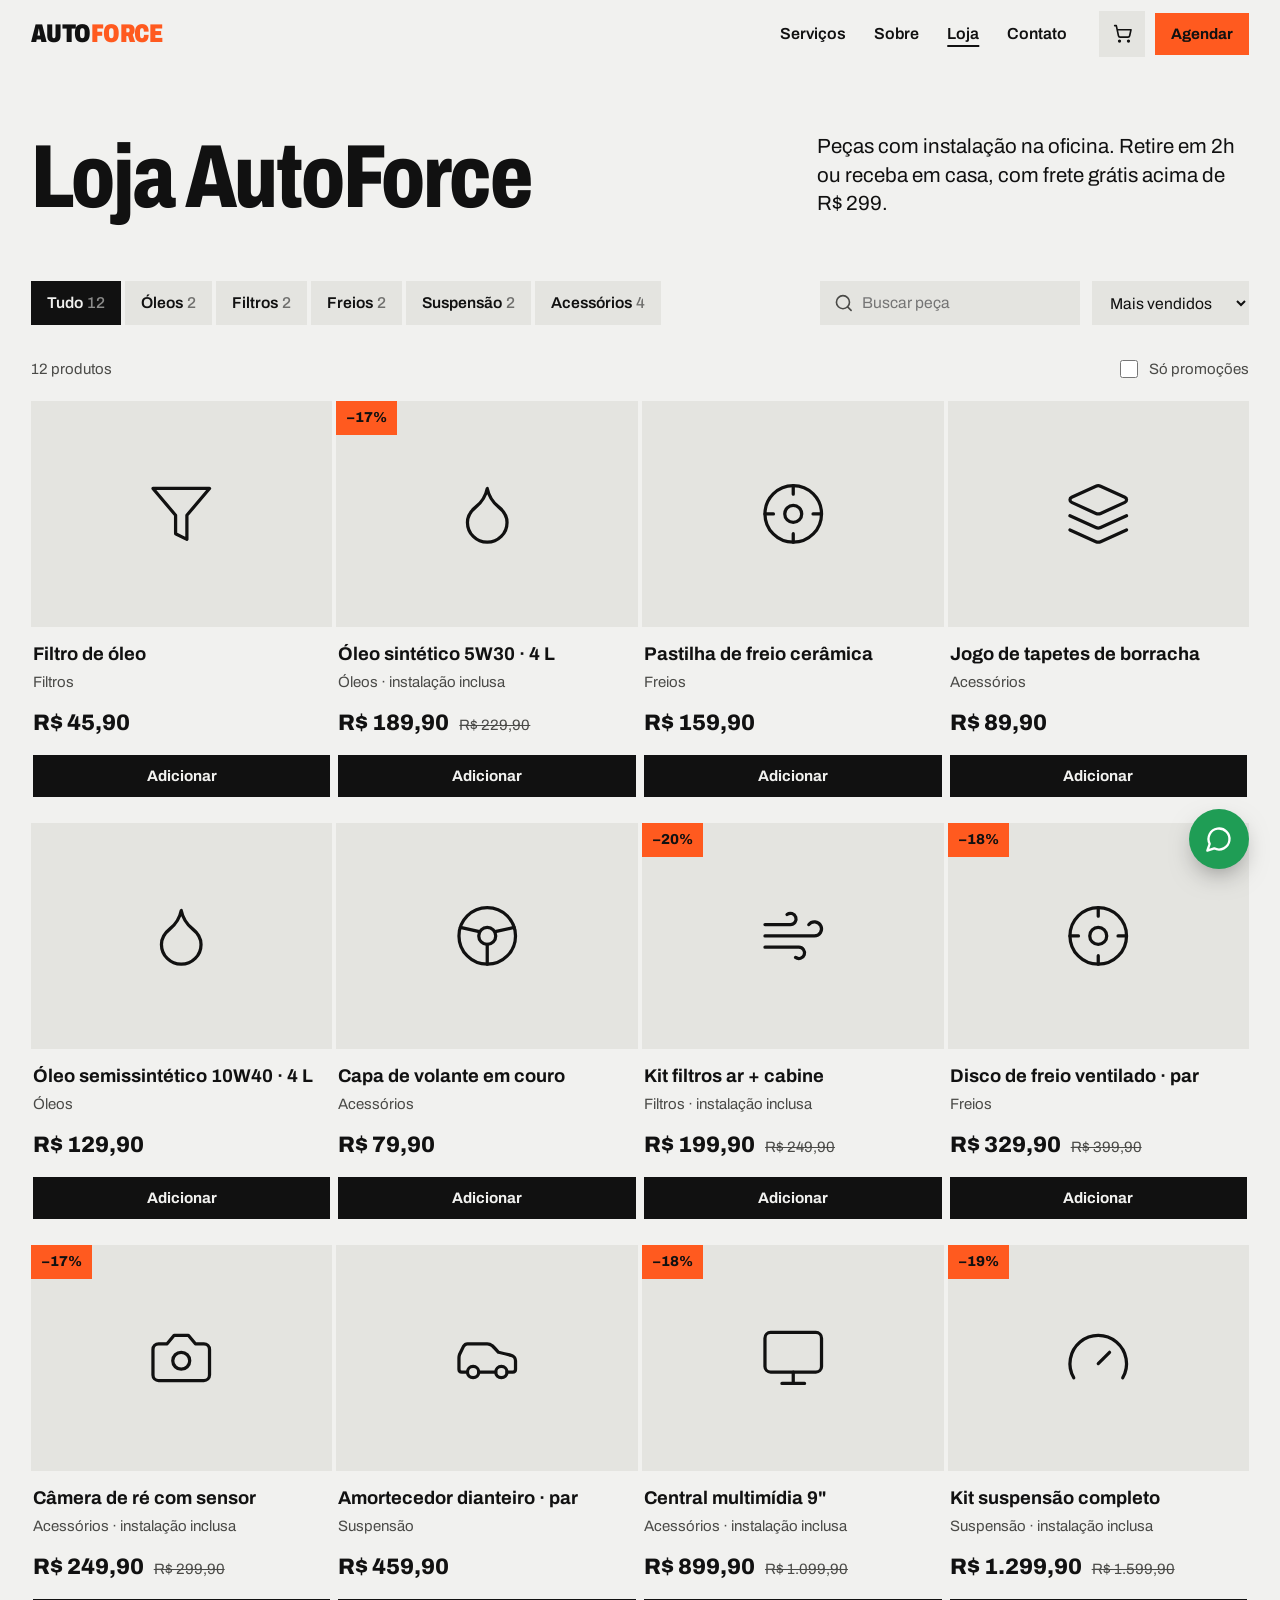
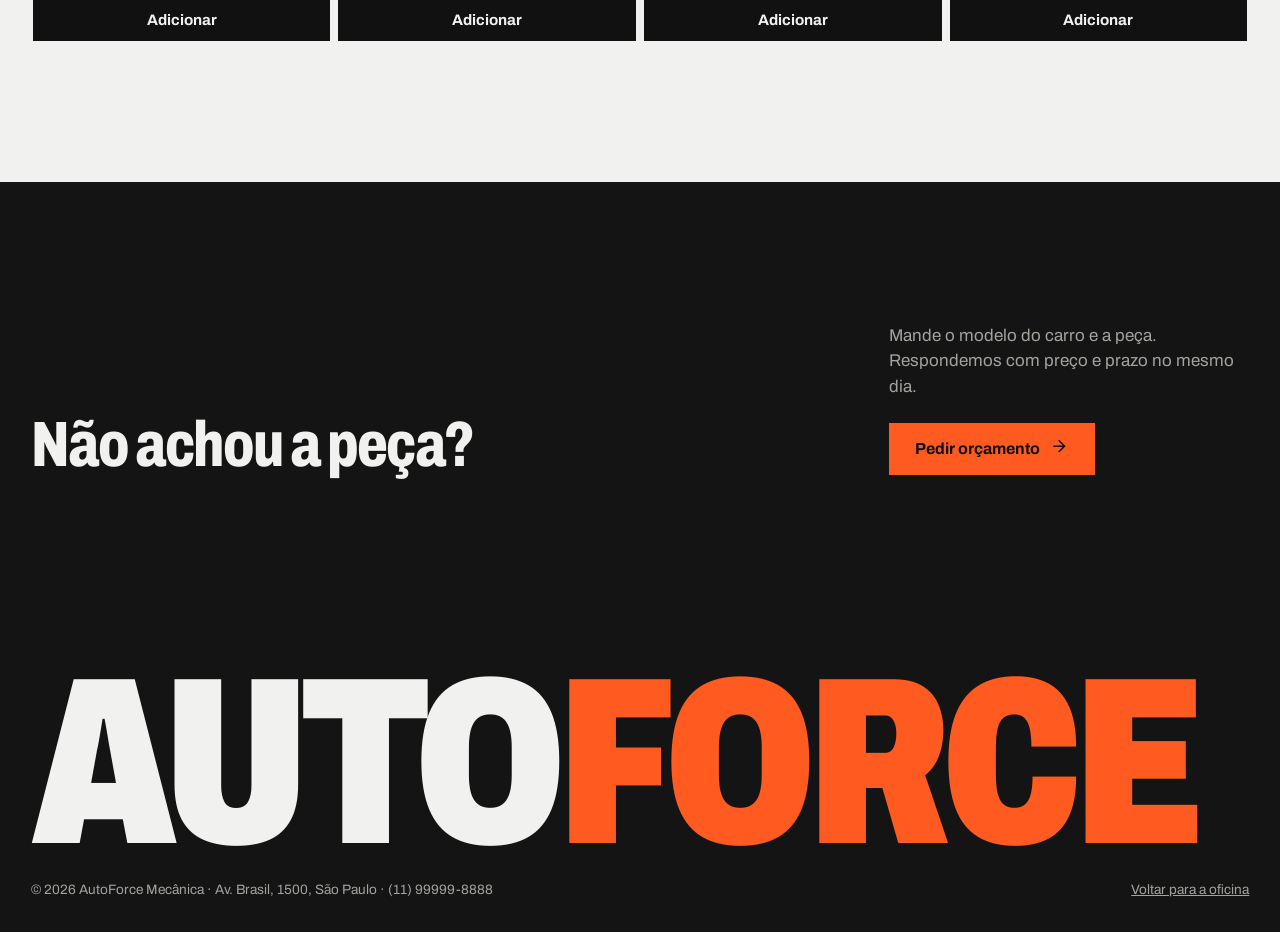
<file: projetos/oficina/loja.html>
<!doctype html>
<html lang="pt-BR">
<head>
  <meta charset="utf-8">
  <meta name="viewport" content="width=device-width, initial-scale=1">
  <title>Loja AutoForce | Peças e acessórios com instalação</title>
  <meta name="description" content="Óleos, filtros, freios, suspensão e acessórios com instalação na oficina. Retire em 2h ou receba em casa.">
  <meta name="theme-color" content="#f1f1ef">
  <link rel="preconnect" href="https://fonts.googleapis.com">
  <link rel="preconnect" href="https://fonts.gstatic.com" crossorigin>
  <link href="https://fonts.googleapis.com/css2?family=Archivo:wdth,wght@62..125,400..900&display=swap" rel="stylesheet">
  <link rel="stylesheet" href="css/style.css">
<link rel="icon" href="../../favicon.svg" type="image/svg+xml">
</head>
<body>

  <header class="bar">
    <div class="wrap bar-in">
      <a href="index.html" class="wordmark" aria-label="AutoForce, início">AUTO<span>FORCE</span></a>
      <nav aria-label="Principal">
        <a href="index.html#servicos">Serviços</a>
        <a href="index.html#sobre">Sobre</a>
        <a href="loja.html" aria-current="page">Loja</a>
        <a href="index.html#contato">Contato</a>
      </nav>
      <div class="bar-actions">
        <button class="cart-btn" data-open-cart aria-label="Abrir carrinho" data-i="cart"><span class="cart-count"></span></button>
        <a class="btn btn-sm btn-accent" data-wa="Olá! Quero agendar um serviço na AutoForce.">Agendar</a>
        <button class="menu-toggle" aria-label="Menu" aria-expanded="false" data-i="menu"></button>
      </div>
    </div>
  </header>

  <main>
    <section class="wrap shop-top" aria-labelledby="titulo">
      <h1 id="titulo" class="rise">Loja AutoForce</h1>
      <p class="lede rise" style="--d:1">Peças com instalação na oficina. Retire em 2h ou receba em casa, com frete grátis acima de R$ 299.</p>
    </section>

    <div class="wrap shop-tools">
      <div class="cats" id="cats" role="group" aria-label="Categorias"></div>
      <label class="search"><span class="hidden">Buscar</span><span data-i="search"></span><input id="q" type="search" aria-label="Buscar peça" placeholder="Buscar peça" autocomplete="off"></label>
      <select class="sort" id="sort" aria-label="Ordenar">
        <option value="pop">Mais vendidos</option>
        <option value="asc">Menor preço</option>
        <option value="desc">Maior preço</option>
        <option value="off">Maior desconto</option>
      </select>
    </div>

    <section class="wrap shop-grid" aria-label="Produtos">
      <div class="shop-meta">
        <p class="note" id="count" aria-live="polite"></p>
        <label class="note" style="display:flex;gap:8px;align-items:center;cursor:pointer"><input type="checkbox" id="onlySale" style="accent-color:var(--accent);width:18px;height:18px"> Só promoções</label>
      </div>
      <div class="products" id="grid"></div>
    </section>

    <section class="section on-field" aria-labelledby="t-orc">
      <div class="wrap quote">
        <h2 id="t-orc">Não achou a peça?</h2>
        <div style="display:flex;flex-direction:column;gap:24px;align-items:flex-start">
          <p class="muted" style="max-width:36ch">Mande o modelo do carro e a peça. Respondemos com preço e prazo no mesmo dia.</p>
          <a class="btn btn-accent" data-wa="Olá! Procuro uma peça que não achei na loja. Meu carro é:">Pedir orçamento <span class="arrow" data-i="arrow"></span></a>
        </div>
      </div>
    </section>
  </main>

  <footer class="footer" style="padding-top:var(--m)">
    <div class="wrap">
      <p class="footer-name" aria-hidden="true" style="margin-top:24px">AUTO<span>FORCE</span></p>
      <div class="footer-bottom">
        <span>© 2026 AutoForce Mecânica · Av. Brasil, 1500, São Paulo · (11) 99999-8888</span>
        <a href="index.html">Voltar para a oficina</a>
      </div>
    </div>
  </footer>

  <a class="wa-float" data-wa aria-label="Falar no WhatsApp" data-i="chat"></a>

  <script src="js/common.js"></script>
  <script>
    document.addEventListener("DOMContentLoaded", () => {
      const $ = (id) => document.getElementById(id);
      const state = { q: "", cat: "all", sale: false, sort: "pop" };
      const urlCat = new URLSearchParams(location.search).get("cat");
      if (CATEGORIES.some((c) => c.id === urlCat)) state.cat = urlCat;

      function renderCats() {
        const all = [{ id: "all", name: "Tudo" }, ...CATEGORIES];
        $("cats").innerHTML = all.map((c) => {
          const n = c.id === "all" ? PRODUCTS.length : PRODUCTS.filter((p) => p.cat === c.id).length;
          return `<button type="button" data-cat="${c.id}" aria-pressed="${state.cat === c.id}">${c.name}<span class="n">${n}</span></button>`;
        }).join("");
        $("cats").querySelectorAll("[data-cat]").forEach((b) => b.addEventListener("click", () => {
          state.cat = b.dataset.cat;
          const url = new URL(location);
          state.cat === "all" ? url.searchParams.delete("cat") : url.searchParams.set("cat", state.cat);
          history.replaceState(null, "", url);
          renderCats();
          render();
        }));
      }

      const norm = (s) => s.normalize("NFD").replace(/[̀-ͯ]/g, "").toLowerCase();
      const sorters = {
        pop: (a, b) => b.sold - a.sold,
        asc: (a, b) => a.price - b.price,
        desc: (a, b) => b.price - a.price,
        off: (a, b) => discount(b) - discount(a),
      };

      function render() {
        const q = norm(state.q.trim());
        const list = PRODUCTS.filter((p) =>
          (state.cat === "all" || p.cat === state.cat) &&
          (!state.sale || p.old) &&
          (!q || norm(p.name + " " + p.desc + " " + catName(p.cat)).includes(q))).sort(sorters[state.sort]);

        $("count").textContent = `${list.length} ${list.length === 1 ? "produto" : "produtos"}`;
        $("grid").innerHTML = list.length ? list.map(productCard).join("") :
          `<div class="empty"><p>Nada encontrado com esses filtros.</p><button class="btn" id="resetAll">Limpar filtros</button></div>`;
        bindProductCards($("grid"));
        $("grid").querySelectorAll(".product").forEach((el, i) => { el.classList.add("rise"); el.style.setProperty("--d", i % 4); });
        observeRise($("grid"));
        $("resetAll")?.addEventListener("click", () => {
          Object.assign(state, { q: "", cat: "all", sale: false });
          $("q").value = ""; $("onlySale").checked = false;
          renderCats(); render();
        });
      }

      $("q").addEventListener("input", (e) => { state.q = e.target.value; render(); });
      $("sort").addEventListener("change", (e) => { state.sort = e.target.value; render(); });
      $("onlySale").addEventListener("change", (e) => { state.sale = e.target.checked; render(); });
      renderCats();
      render();
    });
  </script>
</body>
</html>
</file>
<file: styles.css>
/* ---------- Tokens ---------- */
:root {
    --fundo: #ecebe6;
    --fundo-2: #dfded7;
    --fundo-3: #d3d2ca;
    --tinta: #141414;
    --tinta-2: #4a4a46;
    --escuro: #141414;
    --escuro-2: #222220;
    --escuro-3: #2e2e2b;
    --claro: #f4f3ee;
    --claro-2: #b9b8b1;
    --acento: #ff4f1a;

    --fonte: 'Bricolage Grotesque', system-ui, sans-serif;

    --t-gigante: clamp(3.4rem, 14.2vw, 15rem);
    --t-titulo: clamp(2.4rem, 5.6vw, 5.25rem);
    --t-sub: clamp(1.6rem, 2.4vw, 2.25rem);
    --t-texto: 1.125rem;
    --t-nota: 0.9375rem;

    /* um par de margens e um respiro iguais para todas as faixas */
    --margem: clamp(16px, 2.4vw, 32px);
    --respiro: clamp(88px, 10vw, 160px);
    --gap: clamp(16px, 2vw, 28px);
    --altura-topo: 70px;

    --ease: cubic-bezier(.2, .7, .2, 1);
}

/* ---------- Base ---------- */
*,
*::before,
*::after {
    margin: 0;
    padding: 0;
    box-sizing: border-box;
}

html {
    scroll-behavior: smooth;
    scroll-padding-top: var(--altura-topo);
}

body {
    background: var(--fundo);
    color: var(--tinta);
    font-family: var(--fonte);
    font-size: var(--t-texto);
    line-height: 1.55;
    -webkit-font-smoothing: antialiased;
    overflow-x: hidden;
}

img {
    display: block;
    max-width: 100%;
    height: auto;
}

a {
    color: inherit;
}

:focus-visible {
    outline: 3px solid var(--acento);
    outline-offset: 3px;
}

::selection {
    background: var(--acento);
    color: var(--escuro);
}

h1,
h2,
h3 {
    font-weight: 800;
    letter-spacing: -0.035em;
    line-height: 0.95;
}

/* ---------- Componentes ---------- */
.botao {
    display: inline-block;
    background: var(--acento);
    color: var(--escuro);
    font: inherit;
    font-weight: 700;
    text-decoration: none;
    padding: 0.95rem 1.6rem;
    border: 0;
    cursor: pointer;
    transition: transform .25s var(--ease), background-color .25s ease;
}

.botao:hover {
    transform: translateY(-3px);
    background: #ff6a3d;
}

.botao:active {
    transform: translateY(0) scale(.98);
}

.botao-pequeno {
    padding: 0.6rem 1.1rem;
    font-size: var(--t-nota);
}

.botao-claro {
    background: var(--claro);
}

.botao-claro:hover {
    background: var(--acento);
}

.link-forte {
    font-weight: 700;
    text-decoration: underline;
    text-decoration-thickness: 2px;
    text-underline-offset: 5px;
    transition: color .2s ease, text-underline-offset .2s var(--ease);
}

.link-forte:hover {
    color: var(--acento);
    text-underline-offset: 8px;
}

/* ---------- Topo ---------- */
.topo {
    position: sticky;
    top: 0;
    z-index: 50;
    height: var(--altura-topo);
    display: flex;
    align-items: center;
    gap: var(--gap);
    padding: 0 var(--margem);
    background: var(--fundo);
}

.marca {
    font-weight: 800;
    letter-spacing: -0.02em;
    text-decoration: none;
    margin-right: auto;
}

.menu {
    display: flex;
    gap: clamp(16px, 2.2vw, 32px);
}

.menu a {
    text-decoration: none;
    font-weight: 500;
    position: relative;
}

.menu a::after {
    content: '';
    position: absolute;
    left: 0;
    right: 0;
    bottom: -3px;
    height: 2px;
    background: currentColor;
    transform: scaleX(0);
    transform-origin: left;
    transition: transform .3s var(--ease);
}

.menu a:hover::after {
    transform: scaleX(1);
}

/* ---------- Faixas e grade ----------
   Toda seção é uma faixa de ponta a ponta com o mesmo respiro em cima e embaixo;
   dentro dela, uma grade de 12 colunas. Os blocos começam sempre na coluna 1, 5 ou 9. */
.faixa {
    padding: var(--respiro) var(--margem);
}

.faixa-escura {
    background: var(--escuro);
    color: var(--claro);
}

.faixa-tom {
    background: var(--fundo-2);
}

.faixa-acento {
    background: var(--acento);
    color: var(--escuro);
}

.grade {
    display: grid;
    grid-template-columns: repeat(12, minmax(0, 1fr));
    gap: 40px var(--gap);
    align-items: start;
}

.lado-esquerdo { grid-column: 1 / 5; }
.lado-direito { grid-column: 5 / -1; }
.lado-esquerdo-largo { grid-column: 1 / 9; }
.lado-direito-estreito { grid-column: 9 / -1; }

.titulo-secao {
    font-size: var(--t-titulo);
    margin-bottom: clamp(36px, 4.5vw, 64px);
}

/* ---------- Início ---------- */
.inicio {
    padding-top: clamp(16px, 2.5vw, 32px);
}

.nome {
    font-size: var(--t-gigante);
    line-height: 0.88;
    letter-spacing: -0.055em;
    margin-bottom: clamp(24px, 3vw, 40px);
    white-space: nowrap;
}

.lado-esquerdo {
    display: grid;
    gap: clamp(40px, 5vw, 64px);
}

.apresentacao {
    font-size: clamp(1.25rem, 1.7vw, 1.6rem);
    line-height: 1.35;
    font-weight: 500;
}

.acoes {
    display: flex;
    flex-wrap: wrap;
    align-items: center;
    gap: 24px;
    margin-top: 28px;
}

/* ---------- Palco: projetos rodando num iframe ---------- */
.tela {
    position: relative;
    aspect-ratio: 16 / 10;
    overflow: hidden;
    background: var(--escuro);
}

.faixa-escura .tela {
    background: var(--escuro-2);
}

.tela iframe {
    position: absolute;
    top: 0;
    left: 0;
    border: 0;
    width: 100%;
    height: 100%;
}

.js .tela iframe {
    transform-origin: 0 0;
}

.abas {
    display: flex;
    flex-wrap: wrap;
    gap: 6px;
    margin-top: 12px;
}

.abas a,
.abas .vaga {
    text-decoration: none;
    font-weight: 700;
    font-size: var(--t-nota);
    padding: 9px 16px;
    background: var(--fundo-2);
    transition: background-color .2s ease, transform .2s var(--ease);
}

.abas a:hover {
    transform: translateY(-2px);
    background: var(--fundo-3);
}

.abas a.ativo {
    background: var(--tinta);
    color: var(--claro);
}

.abas .vaga {
    font-weight: 500;
    color: var(--tinta-2);
    background: transparent;
    cursor: default;
}

.faixa-escura .abas a {
    background: var(--escuro-3);
}

.faixa-escura .abas a:hover {
    background: #3d3d39;
}

.faixa-escura .abas a.ativo {
    background: var(--claro);
    color: var(--escuro);
}

.palco-info h2,
.palco-info h3 {
    font-size: var(--t-sub);
    margin-bottom: 16px;
}

.palco-info p+p {
    margin-top: 12px;
}

.palco-info .usei {
    font-size: var(--t-nota);
    color: var(--tinta-2);
}

.faixa-escura .palco-info .usei {
    color: var(--claro-2);
}

.palco-info .link-forte {
    display: inline-block;
    margin-top: 20px;
}

.palco-info .link-forte + .link-forte {
    margin-left: 24px;
}

.js .info[hidden] {
    display: none;
}

.js .info {
    animation: entrar-info .45s var(--ease);
}

@keyframes entrar-info {
    from {
        opacity: 0;
        transform: translateY(10px);
    }
}

.intro-secao {
    font-size: clamp(1.15rem, 1.5vw, 1.4rem);
    line-height: 1.35;
    font-weight: 500;
    margin-bottom: clamp(32px, 4vw, 56px);
}

/* ---------- Loja ---------- */
.intro-loja {
    font-size: clamp(1.15rem, 1.5vw, 1.4rem);
    line-height: 1.35;
    font-weight: 500;
    max-width: 40ch;
    margin-bottom: clamp(36px, 4.5vw, 64px);
}

#loja .titulo-secao {
    margin-bottom: 24px;
}

.cards {
    list-style: none;
    display: grid;
    grid-template-columns: repeat(3, minmax(0, 1fr));
    gap: var(--gap);
}

.card {
    position: relative;
    display: flex;
    flex-direction: column;
    background: var(--fundo);
    transition: background-color .25s ease;
}

.card:hover {
    background: var(--claro);
}

.card-imagem {
    aspect-ratio: 16 / 10;
    overflow: hidden;
    background: var(--escuro);
}

.card-imagem img {
    width: 100%;
    height: 100%;
    object-fit: cover;
    object-position: top left;
    transition: transform .6s var(--ease);
}

.card:hover .card-imagem img {
    transform: scale(1.04);
}

.card-texto {
    flex: 1;
    display: flex;
    flex-direction: column;
    align-items: flex-start;
    gap: 12px;
    padding: clamp(20px, 2vw, 28px);
}

.card h3 {
    font-size: var(--t-sub);
}

.card-modelo {
    font-weight: 700;
    font-size: var(--t-nota);
    margin-top: auto;
    padding-top: 8px;
}

/* o botão ocupa o card inteiro: clicar em qualquer parte abre os detalhes */
/* sem deslocamento: um transform aqui encolheria a área clicável para o tamanho do botão */
.card-abrir:hover,
.card-abrir:active {
    transform: none;
}

.card-abrir::after {
    content: '';
    position: absolute;
    inset: 0;
}

.botao-escuro {
    background: var(--tinta);
    color: var(--claro);
}

.botao-escuro:hover,
.card:hover .botao-escuro {
    background: var(--acento);
    color: var(--escuro);
}

/* janela de detalhes */
html:has(.detalhe[open]) {
    overflow: hidden;
}

.detalhe {
    width: min(1240px, 100vw - var(--margem) * 2);
    max-width: none;
    max-height: calc(100dvh - var(--margem) * 2);
    margin: auto;
    padding: 0;
    border: 0;
    background: var(--fundo);
    color: var(--tinta);
}

.detalhe::backdrop {
    background: rgba(20, 20, 20, .78);
}

.detalhe[open] {
    display: grid;
    grid-template-columns: minmax(0, 7fr) minmax(0, 5fr);
    overflow: hidden;
    animation: entrar-detalhe .35s var(--ease);
}

@keyframes entrar-detalhe {
    from {
        opacity: 0;
        transform: translateY(16px);
    }
}

.detalhe-fechar {
    position: absolute;
    top: 0;
    right: 0;
    z-index: 2;
    font: inherit;
    font-weight: 700;
    font-size: var(--t-nota);
    color: var(--claro);
    background: var(--tinta);
    border: 0;
    padding: 10px 18px;
    cursor: pointer;
    transition: background-color .2s ease, color .2s ease;
}

.detalhe-fechar:hover {
    background: var(--acento);
    color: var(--escuro);
}

.detalhe-galeria {
    background: var(--escuro);
    color: var(--claro);
    padding: clamp(16px, 2vw, 28px);
    overflow-y: auto;
}

.detalhe-imagem {
    width: 100%;
}

.detalhe-galeria figcaption {
    font-size: var(--t-nota);
    margin-top: 12px;
    min-height: 3em;
}

.detalhe-miniaturas {
    display: flex;
    gap: 8px;
    margin-top: 8px;
    overflow-x: auto;
    padding: 3px;
}

.detalhe-miniaturas button {
    flex: 0 0 auto;
    width: clamp(84px, 9vw, 124px);
    padding: 0;
    border: 0;
    background: none;
    cursor: pointer;
    opacity: .55;
    outline: 3px solid transparent;
    outline-offset: 0;
    transition: opacity .2s ease, outline-color .2s ease;
}

.detalhe-miniaturas button:hover {
    opacity: 1;
}

.detalhe-miniaturas button[aria-pressed="true"] {
    opacity: 1;
    outline-color: var(--acento);
}

.detalhe-nota {
    font-size: var(--t-nota);
    color: var(--claro-2);
    margin-top: 12px;
}

.detalhe-texto {
    display: flex;
    flex-direction: column;
    align-items: flex-start;
    min-height: 0;
    overflow-y: auto;
    padding: clamp(24px, 3vw, 40px);
}

.detalhe-texto h3 {
    font-size: var(--t-sub);
    margin-bottom: 16px;
    padding-right: 64px;
}

.detalhe-texto h4 {
    font-size: var(--t-texto);
    font-weight: 800;
    margin: 24px 0 8px;
}

.detalhe-texto ul {
    padding-left: 1.1em;
    display: grid;
    gap: 6px;
    font-size: 1rem;
}

.detalhe-texto li::marker {
    color: var(--acento);
}

.condicoes {
    align-self: stretch;
    display: grid;
    gap: 6px;
    background: var(--fundo-2);
    padding: 14px 16px;
    margin: 24px 0 16px;
    font-size: var(--t-nota);
}

.condicoes div {
    display: flex;
    justify-content: space-between;
    gap: 12px;
}

.condicoes dt {
    color: var(--tinta-2);
}

.condicoes dd {
    font-weight: 700;
    text-align: right;
}

.detalhe-texto .botao {
    align-self: stretch;
    text-align: center;
    flex-shrink: 0;
}

/* sem JavaScript os detalhes aparecem direto na página */
html:not(.js) .card-abrir,
html:not(.js) .detalhe-miniaturas,
html:not(.js) .detalhe-fechar {
    display: none;
}

html:not(.js) .detalhe {
    display: grid;
    grid-template-columns: minmax(0, 7fr) minmax(0, 5fr);
    position: static;
    width: 100%;
    max-height: none;
    margin-top: var(--gap);
}

/* ---------- Sobre ---------- */
.sobre-texto {
    grid-column: 1 / 5;
}

.foto {
    width: clamp(96px, 10vw, 140px);
    aspect-ratio: 1;
    object-fit: cover;
    border-radius: 50%;
    margin-bottom: 28px;
}

.frase {
    font-size: clamp(1.4rem, 2vw, 1.9rem);
    line-height: 1.2;
    font-weight: 700;
    letter-spacing: -0.02em;
    margin-bottom: 24px;
}

.sobre-texto p+p {
    margin-top: 14px;
}

.ferramentas {
    grid-column: 5 / -1;
    display: grid;
    grid-template-columns: 1fr 1fr;
    gap: 6px;
}

.ferramentas div {
    background: var(--fundo-2);
    padding: 22px 24px;
    transition: transform .25s var(--ease), background-color .25s ease;
}

.ferramentas div:hover {
    transform: translateY(-4px);
    background: var(--fundo-3);
}

.ferramentas dt {
    font-weight: 800;
    font-size: 1.3rem;
    letter-spacing: -0.01em;
    margin-bottom: 4px;
}

/* ---------- Contato ---------- */
.contato-canais {
    grid-column: 1 / 5;
}

.canais {
    list-style: none;
    margin-top: 32px;
    display: grid;
    gap: 6px;
}

.canais a {
    display: block;
    text-decoration: none;
    font-size: clamp(1.15rem, 1.6vw, 1.4rem);
    font-weight: 700;
    padding: 12px 0;
    overflow-wrap: anywhere;
    transition: transform .25s var(--ease);
}

.canais a:hover {
    transform: translateX(8px);
}

.canais span {
    display: block;
    font-size: var(--t-nota);
    font-weight: 500;
}

.formulario {
    grid-column: 5 / -1;
    display: grid;
    grid-template-columns: 1fr 1fr;
    gap: 18px var(--gap);
    background: var(--escuro);
    color: var(--claro);
    padding: clamp(20px, 3vw, 40px);
}

.formulario label {
    display: grid;
    gap: 8px;
    font-weight: 700;
    font-size: var(--t-nota);
}

.formulario label:nth-of-type(3),
.formulario .botao {
    grid-column: 1 / -1;
}

.formulario input,
.formulario textarea {
    font: inherit;
    font-weight: 400;
    font-size: 1rem;
    color: var(--claro);
    background: var(--escuro-2);
    border: 2px solid transparent;
    padding: 14px 16px;
    outline: none;
    transition: border-color .2s ease;
}

.formulario input:focus,
.formulario textarea:focus {
    border-color: var(--acento);
}

.formulario textarea {
    resize: vertical;
    min-height: 140px;
}

.formulario .botao {
    justify-self: start;
    margin-top: 6px;
}

/* ---------- Rodapé ---------- */
.rodape {
    background: var(--escuro);
    color: var(--claro);
    padding: clamp(56px, 7vw, 96px) var(--margem) 28px;
}

.rodape-nome {
    font-size: var(--t-gigante);
    font-weight: 800;
    letter-spacing: -0.055em;
    line-height: 0.88;
    white-space: nowrap;
}

.rodape-linha {
    display: flex;
    flex-wrap: wrap;
    justify-content: space-between;
    gap: 12px;
    margin-top: 40px;
    font-size: var(--t-nota);
    color: var(--claro-2);
}

/* ---------- Entradas ---------- */
.js .revelar {
    opacity: 0;
    transform: translateY(24px);
    transition: opacity .8s var(--ease), transform .8s var(--ease);
    transition-delay: var(--atraso, 0ms);
}

.js .revelar.visivel {
    opacity: 1;
    transform: none;
}

@media (prefers-reduced-motion: reduce) {
    html {
        scroll-behavior: auto;
    }

    .js .revelar {
        transform: none;
        transition: opacity .3s ease;
    }

    .js .info {
        animation: none;
    }

    .detalhe[open] {
        animation: none;
    }

    .card-imagem img {
        transition: none;
    }

    .botao,
    .canais a,
    .ferramentas div,
    .abas a {
        transition: none;
    }
}

/* ---------- Tablet ---------- */
@media (max-width: 1000px) {
    .lado-esquerdo,
    .lado-direito,
    .lado-esquerdo-largo,
    .lado-direito-estreito,
    .sobre-texto,
    .ferramentas,
    .contato-canais,
    .formulario {
        grid-column: 1 / -1;
    }

    /* no início: apresentação, depois o jogo, depois o texto sobre o jogo */
    .inicio .lado-esquerdo {
        display: contents;
    }

    .inicio .lado-esquerdo > :first-child { order: 1; grid-column: 1 / -1; }
    .inicio .palco { order: 2; }
    .inicio .palco-info { order: 3; grid-column: 1 / -1; }

    .apresentacao {
        max-width: 34ch;
    }

    .cards {
        grid-template-columns: 1fr;
    }

    .detalhe[open] {
        grid-template-columns: minmax(0, 1fr);
        overflow-y: auto;
    }

    .detalhe-fechar {
        position: sticky;
        grid-row: 1;
        grid-column: 1;
        justify-self: end;
        height: fit-content;
    }

    .detalhe-galeria {
        grid-row: 1;
        grid-column: 1;
        overflow: visible;
    }

    .detalhe-texto {
        overflow: visible;
    }

    html:not(.js) .detalhe {
        grid-template-columns: minmax(0, 1fr);
    }
}

/* ---------- Celular ---------- */
@media (max-width: 640px) {
    :root {
        --altura-topo: 60px;
    }

    .menu {
        display: none;
    }

    .nome,
    .rodape-nome {
        white-space: normal;
        font-size: clamp(3.4rem, 19vw, 6rem);
    }

    .tela {
        aspect-ratio: 4 / 5;
    }

    .ferramentas,
    .formulario {
        grid-template-columns: 1fr;
    }

    .detalhe {
        width: 100vw;
        max-height: 100dvh;
    }

    .card-imagem img {
        object-position: top center;
    }
}
</file>
<file: projetos/tema-portfolio.css>
/* Tema do portfólio aplicado por cima dos jogos (Damas, Cozy Organizer e Astro Vanguarda):
   mesma fonte, mesmo fundo cinza, tinta preta e o laranja de destaque do site.
   Cada jogo marca o <body> com a sua classe: tema-damas, tema-cozy ou tema-nave. */
@import url('https://fonts.googleapis.com/css2?family=Bricolage+Grotesque:opsz,wght@12..96,400;12..96,500;12..96,700;12..96,800&display=swap');

/* Damas: o seletor repetido vence o tema claro e o escuro do jogo */
:root:root:root:has(body.tema-damas) {
    /* um tom abaixo do fundo do site, para o palco se destacar da página */
    --paper: #dfded7;
    --panel: #d3d2ca;
    --ink: #141414;
    --ink-soft: #4a4a46;
    --line: #c6c5bd;
    --brand: #141414;
    --felt: #2a2a27;
    --felt-lit: #3d3d39;
    --frame: #141414;
    --frame-hi: rgba(255, 255, 255, .06);
    --frame-ink: #b9b8b1;
    --stone: #d3d2ca;
    --accent: #ff4f1a;
    --accent-glow: rgba(255, 79, 26, .3);
    --accent-ink: #b8360c;
    --f-display: 'Bricolage Grotesque', system-ui, sans-serif;
    --f-body: 'Bricolage Grotesque', system-ui, sans-serif;
    --f-mono: 'Bricolage Grotesque', system-ui, sans-serif;
    color-scheme: light;
}

/* Cozy Organizer: cartões claros sobre o cinza do site */
:root:root:has(body.tema-cozy) {
    --bg: #dfded7;
    --dot: #d3d2ca;
    --paper: #f7f6f2;
    --ink: #141414;
    --muted: #4a4a46;
    --line: #d3d2ca;
    --accent: #ff4f1a;
    --accent-ink: #141414;
    --radius: 6px;
}

/* Astro Vanguarda: painel claro como o site; a tela do jogo segue no espaço, numa moldura preta.
   O HUD dentro da tela lê --f-display e --f-body, então também passa a usar a fonte do site. */
:root:root:root:has(body.tema-nave) {
    --paper: #dfded7;
    --panel: #d3d2ca;
    --ink: #141414;
    --ink-soft: #4a4a46;
    --line: #c6c5bd;
    --brand: #141414;
    --brand-lit: #2e2e2b;
    --on-brand: #f4f3ee;
    --frame: #141414;
    --frame-hi: rgba(255, 255, 255, .06);
    --accent: #ff4f1a;
    --accent-glow: rgba(255, 79, 26, .3);
    --accent-ink: #b8360c;
    --gold: #8a5a00;
    --good: #2f6b3a;
    --danger: #c2361a;
    --shadow: rgba(0, 0, 0, .28);
    --f-display: 'Bricolage Grotesque', system-ui, sans-serif;
    --f-body: 'Bricolage Grotesque', system-ui, sans-serif;
    --f-mono: 'Bricolage Grotesque', system-ui, sans-serif;
    color-scheme: light;
}

/* Cozy usa Nunito e Fredoka direto nas regras, então a troca precisa de !important */
body.tema-cozy,
body.tema-cozy *:not(svg):not(svg *) {
    font-family: 'Bricolage Grotesque', system-ui, sans-serif !important;
}
</file>
<file: projetos/netflix/css/style.css>
/* =========================================================
   Netflix clone: estilos
   ========================================================= */
:root {
  --bg: #141414;
  --surface: #181818;
  --surface-2: #2f2f2f;
  --red: #e50914;
  --text: #fff;
  --text-2: #e5e5e5;
  --muted: #a3a3a3;
  --green: #46d369;
  --gutter: 4%;
  --gap: 6px;
  --per-view: 6;
  --header-h: 68px;
  --display: "Bebas Neue", "Arial Narrow", Impact, sans-serif;
  color-scheme: dark;
}

*, *::before, *::after { box-sizing: border-box; margin: 0; padding: 0; }
[hidden] { display: none !important; }
html { -webkit-text-size-adjust: 100%; }
body {
  background: var(--bg);
  color: var(--text);
  font-family: "Helvetica Neue", Helvetica, Arial, sans-serif;
  font-size: 16px;
  line-height: 1.4;
  -webkit-font-smoothing: antialiased;
  overflow-x: hidden;
  min-height: 100vh;
}
body.no-scroll { overflow: hidden; }
button, input, select { font: inherit; color: inherit; }
button { background: none; border: 0; cursor: pointer; }
a { color: inherit; text-decoration: none; }
img { display: block; max-width: 100%; }
ul, ol { list-style: none; }
:focus-visible { outline: 2px solid #fff; outline-offset: 2px; }

.ico { width: 1.5em; height: 1.5em; flex-shrink: 0; }

.logo {
  font-family: var(--display);
  color: var(--red);
  font-size: 2.4rem;
  line-height: 1;
  letter-spacing: .01em;
  display: inline-block;
  transform: scaleY(1.12);
  user-select: none;
  text-shadow: 0 2px 6px rgba(0, 0, 0, .35);
}

/* ---------- Faixas de classificação indicativa (padrão BR) ---------- */
.age {
  display: inline-grid; place-items: center;
  min-width: 1.6em; height: 1.6em; padding: 0 .25em;
  border-radius: 3px; font-weight: 700; font-size: .72rem; line-height: 1; color: #fff;
}
.age--L { background: #0c9447; }
.age--10 { background: #0f7dc2; }
.age--12 { background: #f8c411; color: #000; }
.age--14 { background: #e67824; }
.age--16 { background: #db2827; }
.age--18 { background: #1d1815; box-shadow: inset 0 0 0 1px #fff; }

/* =========================================================
   Perfis
   ========================================================= */
.profiles {
  position: fixed; inset: 0; z-index: 700;
  background: var(--bg);
  display: flex; flex-direction: column; align-items: center; justify-content: center;
  padding: 6rem 1rem 3rem;
  transition: opacity .45s ease, transform .45s ease, visibility .45s;
  overflow-y: auto;
}
.profiles.hide { opacity: 0; transform: scale(1.15); visibility: hidden; pointer-events: none; }
.profiles__logo { position: absolute; top: 1.4rem; left: var(--gutter); font-size: 2.8rem; }
.profiles__title { font-size: clamp(1.8rem, 3.5vw, 3.5rem); font-weight: 400; margin-bottom: 2rem; text-align: center; }
.profiles__list { display: flex; flex-wrap: wrap; justify-content: center; gap: 2vw; }
.profile {
  display: flex; flex-direction: column; align-items: center; gap: .8rem;
  width: clamp(84px, 10vw, 180px); cursor: pointer; color: grey;
}
.profile__pick { width: 100%; display: block; border-radius: 6px; }
.profile__avatar {
  position: relative; display: grid; place-items: center;
  width: 100%; aspect-ratio: 1; border-radius: 6px; overflow: hidden;
  box-shadow: 0 0 0 0 #fff; transition: box-shadow .15s;
}
.profile__avatar .avatar { width: 100%; height: 100%; }
.profile:hover .profile__avatar, .profile__pick:focus-visible .profile__avatar { box-shadow: 0 0 0 .2em #fff; }
.profile__name { font-size: clamp(.9rem, 1.3vw, 1.3rem); text-align: center; transition: color .15s; }
.profile:hover .profile__name { color: #e5e5e5; }
.profile__edit {
  position: absolute; inset: 0; display: none; place-items: center;
  background: rgba(0, 0, 0, .55); color: #fff;
}
.profile__edit .ico { width: 30%; height: 30%; }
.profiles.manage .profile__edit { display: grid; }
.profile--add .profile__avatar { color: grey; }
.profile--add .profile__avatar .ico { width: 55%; height: 55%; }
.profile--add:hover .profile__avatar { background: #e5e5e5; color: var(--bg); box-shadow: none; }
.profile__input {
  width: 100%; background: #333; border: 1px solid #fff; padding: .25em .4em;
  font-size: 1rem; text-align: center; color: #fff;
}
.btn-outline {
  margin-top: 3.5rem; border: 1px solid grey; color: grey;
  padding: .5em 1.6em; letter-spacing: .15em; text-transform: uppercase; font-size: clamp(.9rem, 1.2vw, 1.2rem);
  transition: color .15s, border-color .15s;
}
.btn-outline:hover { color: #fff; border-color: #fff; }
.profiles.manage .btn-outline { background: #fff; color: #000; border-color: #fff; }

.avatar { display: block; }
.mini-avatar { display: block; width: 32px; height: 32px; border-radius: 4px; overflow: hidden; flex-shrink: 0; }
.mini-avatar .avatar { width: 100%; height: 100%; }

/* =========================================================
   Cabeçalho
   ========================================================= */
.header {
  position: fixed; top: 0; left: 0; right: 0; z-index: 100;
  height: var(--header-h);
  display: flex; align-items: center; gap: 2.5rem;
  padding: 0 var(--gutter);
  background: linear-gradient(180deg, rgba(0, 0, 0, .7) 10%, transparent);
  transition: background-color .4s;
}
.header.scrolled { background-color: var(--bg); }
.header .logo { font-size: 2.1rem; }
.nav { display: flex; gap: 1.25rem; font-size: .875rem; }
.nav a { color: var(--text-2); transition: color .3s; }
.nav a:hover { color: #b3b3b3; }
.nav a.active { color: #fff; font-weight: 700; cursor: default; }
.nav-mobile { display: none; }
.nav-mobile__btn { display: flex; align-items: center; gap: .3rem; font-size: .85rem; font-weight: 700; }
.nav-mobile__btn .ico { width: 1rem; height: 1rem; }

.header__right { margin-left: auto; display: flex; align-items: center; gap: 1.25rem; }
.header__link { font-size: .875rem; }
.icon-btn { position: relative; display: grid; place-items: center; width: 2rem; height: 2rem; }
.icon-btn .ico { width: 1.4rem; height: 1.4rem; }

.search {
  display: flex; align-items: center;
  border: 1px solid transparent;
  transition: background .3s, border-color .3s;
}
.search input {
  width: 0; opacity: 0; padding: 0;
  background: transparent; border: 0; outline: 0; font-size: .875rem;
  transition: width .3s ease, opacity .2s, padding .3s;
}
.search.open { background: rgba(0, 0, 0, .75); border-color: rgba(255, 255, 255, .85); }
.search.open input { width: 220px; opacity: 1; padding: .35rem .2rem; }
.search__clear .ico { width: 1rem; height: 1rem; }

.badge {
  position: absolute; top: -2px; right: -4px;
  background: var(--red); color: #fff; font-size: .6rem; font-weight: 700;
  min-width: 1.1rem; height: 1.1rem; border-radius: 1rem; display: grid; place-items: center; padding: 0 .25rem;
}
.badge:empty { display: none; }

/* Dropdowns */
.dropdown { position: relative; }
.dropdown__menu {
  position: absolute; top: calc(100% + 16px); right: 0; min-width: 220px;
  background: rgba(0, 0, 0, .92);
  border: 1px solid rgba(255, 255, 255, .15);
  border-top: 2px solid #e5e5e5;
  font-size: .82rem;
  opacity: 0; visibility: hidden; transform: translateY(-4px);
  transition: opacity .15s, visibility .15s, transform .15s;
}
.dropdown__menu::before {
  content: ""; position: absolute; top: -9px; right: 14px;
  border: 7px solid transparent; border-top: 0; border-bottom-color: #e5e5e5;
}
.dropdown__menu::after { content: ""; position: absolute; left: 0; right: 0; top: -20px; height: 20px; }
.dropdown__menu--center { left: 50%; right: auto; transform: translate(-50%, -4px); }
.dropdown__menu--center::before { left: 50%; right: auto; margin-left: -7px; }
@media (hover: hover) {
  .dropdown:hover .dropdown__menu { opacity: 1; visibility: visible; transform: none; }
  .dropdown:hover .dropdown__menu--center { transform: translateX(-50%); }
}
.dropdown.open .dropdown__menu { opacity: 1; visibility: visible; transform: none; }
.dropdown.open .dropdown__menu--center { transform: translateX(-50%); }

.nav-mobile .dropdown__menu { min-width: 240px; }
.nav-mobile li a { display: block; text-align: center; padding: .9rem; color: #b3b3b3; }
.nav-mobile li a.active { color: #fff; font-weight: 700; }
.nav-mobile li a:hover { background: rgba(255, 255, 255, .06); }

.account__btn { display: flex; align-items: center; gap: .5rem; }
.account__caret .ico { width: 1rem; height: 1rem; transition: transform .2s; }
.account:hover .account__caret .ico, .account.open .account__caret .ico { transform: rotate(180deg); }
.account__menu { width: 230px; }
.account__profiles { padding-top: .6rem; }
.account__profiles button, .account__links button {
  display: flex; align-items: center; gap: .7rem; width: 100%; padding: .45rem 1rem; text-align: left;
}
.account__profiles button:hover, .account__links button:hover { text-decoration: underline; }
.account__links { padding: .6rem 0; }
.account__links .ico { width: 1.4rem; height: 1.4rem; color: #b3b3b3; margin: 0 .25rem; }
.account__signout { display: block; width: 100%; padding: .9rem; border-top: 1px solid rgba(255, 255, 255, .25); }
.account__signout:hover { text-decoration: underline; }

.notif__menu { width: 380px; max-height: 70vh; overflow-y: auto; }
.notif__menu button {
  display: flex; gap: 1rem; align-items: center; width: 100%; padding: .9rem 1rem; text-align: left;
  border-bottom: 1px solid rgba(255, 255, 255, .1); color: #b3b3b3;
}
.notif__menu button:hover { background: rgba(255, 255, 255, .05); color: #fff; }
.notif__menu img { width: 112px; aspect-ratio: 16 / 9; object-fit: cover; border-radius: 3px; flex-shrink: 0; }
.notif__menu span { display: flex; flex-direction: column; gap: .15rem; line-height: 1.3; }
.notif__menu b { color: #fff; }
.notif__menu small { color: #777; font-size: .72rem; }

/* =========================================================
   Hero
   ========================================================= */
.main { position: relative; }
.hero {
  position: relative; overflow: hidden;
  height: 56.25vw; min-height: 540px; max-height: 95vh;
}
.hero__bg {
  position: absolute; inset: 0;
  background: center / cover no-repeat;
  animation: kenburns 32s ease-in-out infinite alternate;
}
.hero__shade {
  position: absolute; inset: 0;
  background:
    linear-gradient(77deg, rgba(0, 0, 0, .75) 0%, rgba(0, 0, 0, .35) 38%, transparent 75%),
    linear-gradient(180deg, transparent 55%, rgba(20, 20, 20, .6) 80%, var(--bg) 100%);
}
.hero__content {
  position: absolute; z-index: 2; left: var(--gutter); bottom: 34%; width: 40%;
}
.hero__kicker {
  display: flex; align-items: center; gap: .4rem;
  font-size: clamp(.75rem, 1.05vw, 1.05rem); letter-spacing: .35em; font-weight: 700; color: #ddd;
}
.n { font-family: var(--display); color: var(--red); font-size: 2.1em; letter-spacing: 0; line-height: .8; }
.hero__title {
  font-family: var(--display); font-weight: 400;
  font-size: clamp(3rem, 7.4vw, 8rem); line-height: .88; letter-spacing: .01em;
  margin-top: .3rem;
  text-shadow: 0 3px 18px rgba(0, 0, 0, .55);
  transform-origin: left bottom; transition: transform 1.3s ease;
}
.hero__rank {
  display: flex; align-items: center; gap: .7rem; margin-top: 1rem;
  font-size: clamp(1rem, 1.6vw, 1.6rem); font-weight: 700; text-shadow: 0 2px 6px rgba(0, 0, 0, .5);
}
.hero__rank .card__top { position: static; font-size: .78rem; border-radius: 2px; padding: .3rem .25rem; }
.hero__desc {
  font-size: clamp(.9rem, 1.25vw, 1.35rem); line-height: 1.35; margin-top: 1rem;
  text-shadow: 0 2px 6px rgba(0, 0, 0, .6);
  max-height: 10em; overflow: hidden;
  transition: max-height 1.2s ease, opacity 1s ease, margin 1.2s ease;
}
.hero--compact .hero__title { transform: scale(.78); }
.hero--compact .hero__desc { max-height: 0; opacity: 0; margin-top: 0; }
.hero__buttons { display: flex; flex-wrap: wrap; gap: .75rem; margin-top: 1.6rem; }

.btn {
  display: inline-flex; align-items: center; gap: .6rem;
  padding: .55em 1.8em .55em 1.4em; border-radius: 4px;
  font-weight: 700; font-size: clamp(.95rem, 1.25vw, 1.3rem); white-space: nowrap;
  transition: background .2s;
}
.btn .ico { width: 1.6em; height: 1.6em; }
.btn--play { background: #fff; color: #000; }
.btn--play:hover { background: rgba(255, 255, 255, .75); }
.btn--info { background: rgba(109, 109, 110, .7); color: #fff; }
.btn--info:hover { background: rgba(109, 109, 110, .45); }

.hero__side {
  position: absolute; z-index: 2; right: 0; bottom: 34%;
  display: flex; align-items: center; gap: 1rem;
}
.mute {
  display: grid; place-items: center;
  width: 2.6rem; height: 2.6rem; border-radius: 50%;
  border: 1px solid rgba(255, 255, 255, .7);
  transition: background .2s;
}
.mute:hover { background: rgba(255, 255, 255, .1); }
.mute .ico { width: 1.3rem; height: 1.3rem; }
.rating-tag {
  display: flex; align-items: center;
  background: rgba(51, 51, 51, .6); border-left: 3px solid #dcdcdc;
  padding: .5rem 3.6rem .5rem .8rem;
}
.rating-tag .age { font-size: .9rem; }

/* Sub-cabeçalho de Séries / Filmes */
.subhead {
  position: absolute; z-index: 5; top: var(--header-h); left: 0; right: 0;
  display: flex; align-items: center; gap: 2.5rem; padding: .7rem var(--gutter);
}
.subhead h1 { font-size: clamp(1.6rem, 2.6vw, 2.5rem); font-weight: 700; }
.subhead select {
  background: #000; border: 1px solid rgba(255, 255, 255, .9);
  padding: .3rem .6rem; font-size: .9rem; cursor: pointer;
}

/* =========================================================
   Linhas (carrosséis)
   ========================================================= */
.rows { position: relative; z-index: 3; margin-top: -10vw; padding-bottom: 3rem; }
.main.no-hero .rows { margin-top: 0; padding-top: calc(var(--header-h) + 2.5rem); }
.main.no-hero.has-subhead .rows { padding-top: calc(var(--header-h) + 5.5rem); }

.row { margin-bottom: 3vw; }
.row__title { margin: 0 var(--gutter) .55em; font-size: clamp(1rem, 1.45vw, 1.45rem); font-weight: 700; color: var(--text-2); }
.row__link { display: inline-flex; align-items: baseline; gap: .6rem; font-weight: 700; text-align: left; }
.row__explore {
  display: inline-flex; align-items: center; gap: .1rem;
  font-size: .75rem; color: #54b9c5; white-space: nowrap;
  opacity: 0; transform: translateX(-12px); transition: opacity .3s, transform .3s;
}
.row__explore .ico { width: .9rem; height: .9rem; }
.row:hover .row__explore, .row__link:focus-visible .row__explore { opacity: 1; transform: none; }

.slider { position: relative; }
.track {
  display: flex; gap: var(--gap);
  overflow-x: auto; overflow-y: hidden;
  padding: 2px var(--gutter);
  scroll-padding: 0 var(--gutter);
  scroll-snap-type: x mandatory;
  scrollbar-width: none;
}
.track::-webkit-scrollbar { display: none; }
.track > .card {
  flex: 0 0 calc((100% - var(--gap) * (var(--per-view) - 1)) / var(--per-view));
  scroll-snap-align: start;
}
.slider__btn {
  position: absolute; z-index: 4; top: 2px; bottom: 2px; width: calc(var(--gutter) - 2px);
  display: grid; place-items: center;
  background: rgba(20, 20, 20, .5);
  opacity: 0; transition: opacity .2s, background .2s;
}
.slider__btn--prev { left: 0; border-radius: 0 4px 4px 0; }
.slider__btn--next { right: 0; border-radius: 4px 0 0 4px; }
.slider__btn .ico { width: 2.2rem; height: 2.2rem; transition: transform .15s; }
.slider__btn:hover { background: rgba(20, 20, 20, .75); }
.slider__btn:hover .ico { transform: scale(1.25); }
.row:hover .slider__btn { opacity: 1; }
.slider__btn.is-hidden { visibility: hidden; }
.slider__pages {
  position: absolute; right: var(--gutter); top: -14px;
  display: flex; gap: 2px; opacity: 0; transition: opacity .2s;
}
.row:hover .slider__pages { opacity: 1; }
.slider__pages li { width: 12px; height: 2px; background: #4d4d4d; }
.slider__pages li.on { background: #aaa; }
@media (hover: none) { .slider__btn, .slider__pages { display: none; } }

/* ---------- Card ---------- */
.card {
  position: relative; aspect-ratio: 16 / 9;
  border-radius: 4px; overflow: hidden; cursor: pointer;
  background: linear-gradient(135deg, hsl(var(--h, 0) 55% 28%), #111);
  container-type: inline-size;
}
.card img { width: 100%; height: 100%; object-fit: cover; }
.card::after {
  content: ""; position: absolute; inset: 35% 0 0;
  background: linear-gradient(transparent, rgba(0, 0, 0, .8));
  pointer-events: none;
}
.card:focus-visible { outline-offset: -2px; }
.card__title {
  position: absolute; z-index: 1; left: 6%; right: 6%; bottom: 7%;
  font-family: var(--display); font-weight: 400;
  font-size: max(1rem, 10.5cqi); line-height: .92; letter-spacing: .01em;
  text-shadow: 0 2px 8px rgba(0, 0, 0, .8);
}
.card--badged .card__title { bottom: 20%; }
.card--progress .card__title { bottom: 12%; }
.card__n {
  position: absolute; z-index: 1; top: 5%; left: 4%;
  font-family: var(--display); color: var(--red); font-size: max(1.1rem, 10cqi); line-height: 1;
  text-shadow: 0 1px 4px rgba(0, 0, 0, .7);
}
.card__top {
  position: absolute; z-index: 1; top: 0; right: 5%;
  display: flex; flex-direction: column; align-items: center;
  background: var(--red); border-radius: 0 0 2px 2px;
  padding: .3em .25em .22em;
  font-size: .5rem; font-weight: 700; line-height: 1; letter-spacing: .03em;
}
.card__top b { font-size: 1.75em; letter-spacing: -.04em; }
.card__badge {
  position: absolute; z-index: 1; bottom: 0; left: 50%; transform: translateX(-50%);
  background: var(--red); border-radius: 3px 3px 0 0;
  font-size: max(.6rem, 4.8cqi); font-weight: 700; padding: .2em .6em; white-space: nowrap;
}
.card__progress { position: absolute; z-index: 1; left: 6%; right: 6%; bottom: 6%; height: 3px; background: rgba(160, 160, 160, .55); }
.card__progress span { display: block; height: 100%; background: var(--red); }

/* Top 10 */
.card--top {
  aspect-ratio: auto; display: flex; align-items: flex-end;
  background: none; overflow: visible; border-radius: 0;
}
.card--top::after { display: none; }
.top__num { width: 52%; flex-shrink: 0; overflow: visible; }
.top__num text {
  font: 900 118px "Arial Black", "Helvetica Neue", Arial, sans-serif;
  fill: var(--bg); stroke: #595959; stroke-width: 3; letter-spacing: -6px;
}
.top__poster {
  position: relative; width: 50%; aspect-ratio: 2 / 3; margin-left: -8%;
  border-radius: 4px; overflow: hidden; flex-shrink: 0;
  background: linear-gradient(160deg, hsl(var(--h, 0) 55% 28%), #111);
  container-type: inline-size;
}
.top__poster img { width: 100%; height: 100%; object-fit: cover; }
.top__poster::after { content: ""; position: absolute; inset: 45% 0 0; background: linear-gradient(transparent, rgba(0, 0, 0, .85)); }
.top__poster .card__title { font-size: max(.9rem, 17cqi); bottom: 5%; }
.top__poster .card__n { font-size: max(1rem, 17cqi); }

/* ---------- Pré-visualização ao passar o mouse ---------- */
.preview {
  position: absolute; z-index: 90;
  background: var(--surface); border-radius: 6px; overflow: hidden;
  box-shadow: 0 6px 24px rgba(0, 0, 0, .8);
  animation: previewIn .28s cubic-bezier(.2, .8, .2, 1) both;
}
.preview.out { animation: previewOut .18s ease forwards; pointer-events: none; }
@keyframes previewIn { from { transform: scale(var(--from, .67)); opacity: .5; } to { transform: none; opacity: 1; } }
@keyframes previewOut { to { transform: scale(var(--from, .67)); opacity: 0; } }
.preview__media {
  position: relative; aspect-ratio: 16 / 9; cursor: pointer;
  background: linear-gradient(135deg, hsl(var(--h, 0) 55% 28%), #111);
  container-type: inline-size;
}
.preview__media img { width: 100%; height: 100%; object-fit: cover; }
.preview__media::after { content: ""; position: absolute; inset: 45% 0 0; background: linear-gradient(transparent, rgba(24, 24, 24, .9)); }
.preview__media .card__title { font-size: 9.5cqi; bottom: 6%; }
.preview__media .card__n { font-size: 8cqi; }
.preview__body { padding: .9rem 1rem 1.1rem; }
.preview__actions { display: flex; gap: .45rem; }
.circle {
  display: grid; place-items: center; flex-shrink: 0;
  width: 2.3rem; height: 2.3rem; border-radius: 50%;
  border: 2px solid rgba(255, 255, 255, .5); background: rgba(42, 42, 42, .6);
  transition: border-color .15s, background .15s;
}
.circle .ico { width: 1.2rem; height: 1.2rem; }
.circle:hover { border-color: #fff; background: rgba(255, 255, 255, .1); }
.circle--white { background: #fff; border-color: #fff; color: #000; }
.circle--white:hover { background: #d6d6d6; border-color: #d6d6d6; }
.circle--white .ico { margin-left: 2px; }
.circle--right { margin-left: auto; }
.circle--lg { width: 2.7rem; height: 2.7rem; }
.circle--lg .ico { width: 1.4rem; height: 1.4rem; }
.circle.on .ico-like { fill: currentColor; }

.meta { display: flex; flex-wrap: wrap; align-items: center; gap: .55rem; margin: .85rem 0 .55rem; font-size: .85rem; color: #bcbcbc; }
.match { color: var(--green); font-weight: 700; }
.hd {
  border: 1px solid rgba(255, 255, 255, .4); border-radius: 3px;
  font-size: .6rem; font-weight: 700; padding: .05rem .3rem; line-height: 1.3; color: #ddd;
}
.preview__prog { display: flex; align-items: center; gap: .6rem; margin-bottom: .55rem; font-size: .75rem; color: #bcbcbc; }
.preview__prog .bar { flex: 1; height: 2px; background: #555; }
.preview__prog .bar span { display: block; height: 100%; background: var(--red); }
.tags { display: flex; flex-wrap: wrap; font-size: .82rem; }
.tags li + li::before { content: "•"; color: #646464; margin: 0 .4rem; }

/* =========================================================
   Páginas em grade (busca, Minha lista, gênero)
   ========================================================= */
.page-title { padding: 0 var(--gutter); margin-bottom: 1.5rem; font-size: clamp(1.5rem, 2.4vw, 2.4rem); font-weight: 700; }
.grid-page .page-title { padding: 0; }
.back-link { display: inline-flex; align-items: center; gap: .3rem; color: var(--muted); font-size: .9rem; margin-bottom: .6rem; }
.back-link:hover { color: #fff; }
.back-link .ico { width: 1.1rem; height: 1.1rem; }
.grid-page { padding: 0 var(--gutter) 4rem; min-height: 60vh; }
.grid { display: grid; grid-template-columns: repeat(var(--per-view), minmax(0, 1fr)); gap: 3.2rem var(--gap); }
.search-related { color: #808080; margin-bottom: 2rem; font-size: 1rem; }
.search-related button { color: #fff; padding: 0 .5rem; }
.search-related button:hover { text-decoration: underline; }
.search-related span { color: #555; }
.empty { color: var(--muted); max-width: 560px; line-height: 1.6; margin: 3rem auto; }
.empty p:first-child { color: #fff; margin-bottom: 1rem; }
.empty ul { list-style: disc; padding-left: 1.4rem; margin-top: .4rem; }

/* =========================================================
   Modal de detalhes
   ========================================================= */
.modal {
  position: fixed; inset: 0; z-index: 300;
  background: rgba(0, 0, 0, .72);
  overflow-y: auto; padding: 2rem 1rem;
  opacity: 0; visibility: hidden; transition: opacity .25s, visibility .25s;
}
.modal.open { opacity: 1; visibility: visible; }
.modal__box {
  position: relative; max-width: 850px; margin: 0 auto;
  background: var(--surface); border-radius: 8px; overflow: hidden;
  box-shadow: 0 10px 40px rgba(0, 0, 0, .6);
  transform: scale(.92) translateY(20px); transition: transform .3s cubic-bezier(.2, .8, .2, 1);
}
.modal.open .modal__box { transform: none; }
.modal__close {
  position: absolute; z-index: 3; top: 1rem; right: 1rem;
  width: 2.3rem; height: 2.3rem; border-radius: 50%;
  background: var(--surface); display: grid; place-items: center;
}
.modal__close .ico { width: 1.3rem; height: 1.3rem; }
.modal__hero { position: relative; aspect-ratio: 16 / 9; background: linear-gradient(135deg, hsl(var(--h, 0) 55% 28%), #111); }
.modal__hero img { width: 100%; height: 100%; object-fit: cover; }
.modal__hero::after { content: ""; position: absolute; inset: 0; background: linear-gradient(0deg, var(--surface) 0%, transparent 55%); }
.modal__hero-content { position: absolute; z-index: 1; left: 3rem; right: 3rem; bottom: 2.5rem; }
.modal__title {
  font-family: var(--display); font-weight: 400;
  font-size: clamp(2.4rem, 6vw, 4.8rem); line-height: .9;
  margin: .4rem 0 1.3rem; text-shadow: 0 2px 12px rgba(0, 0, 0, .6);
}
.modal__actions { display: flex; align-items: center; gap: .6rem; }
.modal__body { padding: 0 3rem 3rem; }
.modal__grid { display: grid; grid-template-columns: minmax(0, 2fr) minmax(0, 1fr); gap: 2rem; }
.modal__grid .meta { margin-top: 0; font-size: 1rem; }
.modal__rank { display: flex; align-items: center; gap: .6rem; font-weight: 700; font-size: 1.15rem; margin: .4rem 0 .8rem; }
.modal__rank .card__top { position: static; font-size: .6rem; padding: .3rem .25rem; border-radius: 2px; }
.modal__desc { line-height: 1.55; }
.modal__side p { font-size: .85rem; color: #ddd; margin-bottom: .7rem; line-height: 1.45; }
.modal__side span, .about span { color: #777; }
.modal__section { margin-top: 2.6rem; }
.modal__section > h3, .episodes__head h3 { font-size: 1.5rem; font-weight: 700; margin-bottom: 1.2rem; }
.episodes__head { display: flex; justify-content: space-between; align-items: center; gap: 1rem; }
.episodes__head h3 { margin: 0; }
.season-select {
  background: #242424; border: 1px solid #4d4d4d; border-radius: 4px;
  padding: .55rem 1rem; font-size: 1rem; font-weight: 700; cursor: pointer;
}
.season-label { font-weight: 700; font-size: 1.1rem; }
.episodes__list { margin-top: 1rem; border-top: 1px solid #404040; }
.episode {
  display: grid; grid-template-columns: 3rem 150px minmax(0, 1fr); gap: 1rem; align-items: center;
  padding: 1.4rem 1rem; border-bottom: 1px solid #404040; border-radius: 4px; cursor: pointer;
  transition: background .2s;
}
.episode:first-child, .episode:hover { background: #333; }
.episode__n { font-size: 1.5rem; color: #d2d2d2; text-align: center; }
.episode__thumb { position: relative; aspect-ratio: 16 / 9; border-radius: 4px; overflow: hidden; background: #2a2a2a; }
.episode__thumb img { width: 100%; height: 100%; object-fit: cover; }
.episode__play, .sim__play {
  position: absolute; inset: 0; margin: auto;
  width: 2.6rem; height: 2.6rem; border-radius: 50%;
  border: 1px solid #fff; background: rgba(30, 30, 20, .55);
  display: grid; place-items: center; opacity: 0; transition: opacity .2s;
}
.episode__play .ico, .sim__play .ico { width: 1.2rem; height: 1.2rem; margin-left: 2px; }
.episode:hover .episode__play, .sim:hover .sim__play { opacity: 1; }
.episode__top { display: flex; justify-content: space-between; gap: 1rem; margin-bottom: .4rem; font-weight: 700; }
.episode__top h4 { font-size: 1rem; }
.episode__info p { font-size: .85rem; color: #d2d2d2; line-height: 1.45; }

.similar { display: grid; grid-template-columns: repeat(auto-fill, minmax(220px, 1fr)); gap: 1rem; }
.sim { background: var(--surface-2); border-radius: 4px; overflow: hidden; cursor: pointer; }
.sim__img { position: relative; aspect-ratio: 16 / 9; container-type: inline-size; background: linear-gradient(135deg, hsl(var(--h, 0) 55% 28%), #111); }
.sim__img img { width: 100%; height: 100%; object-fit: cover; }
.sim__img::after { content: ""; position: absolute; inset: 40% 0 0; background: linear-gradient(transparent, rgba(0, 0, 0, .8)); }
.sim__img .card__title { font-size: 10cqi; }
.sim__len { position: absolute; z-index: 1; top: .5rem; right: .6rem; font-weight: 700; font-size: .85rem; text-shadow: 0 1px 4px #000; }
.sim__play { z-index: 2; }
.sim__body { padding: 1rem; }
.sim__head { display: flex; justify-content: space-between; align-items: center; gap: .5rem; margin-bottom: .8rem; }
.sim__meta { display: flex; align-items: center; gap: .5rem; margin-top: .3rem; font-size: .9rem; }
.sim__body p { font-size: .85rem; color: #d2d2d2; line-height: 1.45; }
.about h3 b { font-weight: 700; }
.about p { font-size: .88rem; color: #ddd; margin-bottom: .6rem; display: flex; flex-wrap: wrap; align-items: center; gap: .35rem; }

/* =========================================================
   Player
   ========================================================= */
.player {
  position: fixed; inset: 0; z-index: 500; background: #000; overflow: hidden; outline: none;
  opacity: 0; visibility: hidden; transition: opacity .3s, visibility .3s;
}
.player.open { opacity: 1; visibility: visible; }
.player__video {
  position: absolute; inset: 0; background: #111 center / cover no-repeat;
  animation: kenburns 45s ease-in-out infinite alternate;
  transition: filter .5s;
}
.player__video::after {
  content: ""; position: absolute; inset: 0;
  background: linear-gradient(90deg, rgba(0, 0, 0, .85), rgba(0, 0, 0, .35) 65%, rgba(0, 0, 0, .2));
  opacity: 0; transition: opacity .6s;
}
.player.paused .player__video { animation-play-state: paused; }
.player.paused .player__video::after { opacity: 1; }
.player__ui {
  position: absolute; inset: 0;
  display: flex; flex-direction: column; justify-content: space-between;
  padding: 1.5rem 2rem 1.6rem;
  background: linear-gradient(rgba(0, 0, 0, .6), transparent 18%, transparent 72%, rgba(0, 0, 0, .8));
  transition: opacity .4s;
}
.player.idle { cursor: none; }
.player.idle .player__ui { opacity: 0; }
.player__top { display: flex; justify-content: space-between; align-items: center; }
.player__note { color: rgba(255, 255, 255, .55); font-size: .8rem; letter-spacing: .05em; }
.player__btn { display: grid; place-items: center; width: 3rem; height: 3rem; transition: transform .15s; }
.player__btn .ico { width: 2.2rem; height: 2.2rem; }
.player__btn:hover { transform: scale(1.2); }
.player__timeline { display: flex; align-items: center; gap: 1rem; margin-bottom: .9rem; }
.player__bar { position: relative; flex: 1; height: 4px; background: rgba(255, 255, 255, .3); cursor: pointer; transition: height .1s; touch-action: none; }
.player__bar::before { content: ""; position: absolute; left: 0; right: 0; top: -10px; bottom: -10px; }
.player__bar:hover { height: 7px; }
.player__fill { position: absolute; left: 0; top: 0; bottom: 0; background: var(--red); }
.player__knob {
  position: absolute; top: 50%; width: 16px; height: 16px; border-radius: 50%;
  background: var(--red); transform: translate(-50%, -50%); transition: transform .1s;
}
.player__bar:hover .player__knob { transform: translate(-50%, -50%) scale(1.25); }
.player__time { font-size: .95rem; min-width: 4.5rem; text-align: right; font-variant-numeric: tabular-nums; }
.player__controls { display: flex; align-items: center; gap: 1.2rem; }
.player__title { flex: 1; min-width: 0; text-align: center; font-size: 1.1rem; white-space: nowrap; overflow: hidden; text-overflow: ellipsis; }
.player__title span { color: #ccc; margin-left: .6rem; }
.player__paused {
  position: absolute; left: 8%; top: 28%; max-width: 46%;
  opacity: 0; transition: opacity .8s; pointer-events: none;
}
.player.show-pause .player__paused { opacity: 1; }
.player__paused small { color: #aaa; font-size: 1.1rem; }
.player__paused h2 { font-family: var(--display); font-weight: 400; font-size: clamp(2.5rem, 5vw, 5rem); line-height: .95; margin: .4rem 0 .6rem; }
.player__paused-sub { font-weight: 700; font-size: 1.2rem; margin-bottom: .7rem; }
.player__paused p:last-child { color: #ccc; font-size: 1.05rem; line-height: 1.5; }
.player__loading {
  position: absolute; inset: 0; display: grid; place-items: center; background: #000;
  transition: opacity .5s;
}
.player__loading span {
  width: 64px; height: 64px; border-radius: 50%;
  border: 4px solid rgba(229, 9, 20, .25); border-top-color: var(--red);
  animation: spin .8s linear infinite;
}
.player.ready .player__loading { opacity: 0; pointer-events: none; }

/* =========================================================
   Rodapé e toast
   ========================================================= */
.footer { max-width: 980px; margin: 0 auto; padding: 2rem var(--gutter) 3rem; color: #808080; font-size: .8rem; }
.footer__social { display: flex; gap: 1.5rem; margin-bottom: 1.3rem; color: #fff; }
.footer__social .ico { width: 1.6rem; height: 1.6rem; }
.footer__links { display: grid; grid-template-columns: repeat(4, 1fr); gap: .9rem 1rem; margin-bottom: 1.6rem; }
.footer__links a:hover { text-decoration: underline; }
.footer__code { border: 1px solid #808080; color: #808080; padding: .5em; margin-bottom: 1.2rem; font-size: .8rem; }
.footer__code:hover { color: #fff; }
.footer__copy { font-size: .72rem; }

.toast {
  position: fixed; z-index: 800; left: 50%; bottom: 2rem;
  transform: translate(-50%, calc(100% + 3rem));
  opacity: 0; visibility: hidden;
  background: #fff; color: #000; font-weight: 700; font-size: .9rem;
  padding: .75rem 1.2rem; border-radius: 4px; box-shadow: 0 6px 24px rgba(0, 0, 0, .5);
  transition: transform .3s cubic-bezier(.2, .8, .2, 1), opacity .3s, visibility .3s;
  max-width: calc(100% - 32px); text-align: center;
}
.toast.show { transform: translate(-50%, 0); opacity: 1; visibility: visible; }

@keyframes kenburns { from { transform: scale(1); } to { transform: scale(1.12) translate(-1.5%, -1%); } }
@keyframes spin { to { transform: rotate(360deg); } }

@media (prefers-reduced-motion: reduce) {
  *, *::before, *::after { animation-duration: .01ms !important; animation-iteration-count: 1 !important; transition-duration: .01ms !important; }
}

/* =========================================================
   Responsivo
   ========================================================= */
@media (max-width: 1399px) { :root { --per-view: 5; } }
@media (max-width: 1099px) {
  :root { --per-view: 4; }
  .hero__content { width: 50%; }
}
@media (max-width: 799px) {
  :root { --per-view: 3; --header-h: 58px; --gap: 5px; }
  .header { gap: 1rem; }
  .header .logo { font-size: 1.8rem; }
  .nav, .header__link { display: none; }
  .nav-mobile { display: block; }
  .header__right { gap: .7rem; }
  .search.open input { width: 150px; }
  .notif__menu { width: min(330px, calc(100vw - 32px)); right: -48px; }
  .notif__menu::before { right: 62px; }

  .hero { height: 82vh; min-height: 480px; max-height: none; }
  .hero__shade { background: linear-gradient(180deg, rgba(0, 0, 0, .35) 0%, transparent 30%, rgba(20, 20, 20, .75) 72%, var(--bg) 100%); }
  .hero__content { width: auto; right: var(--gutter); bottom: 20%; text-align: center; }
  .hero__kicker, .hero__rank, .hero__buttons { justify-content: center; }
  .hero__side { display: none; }
  .hero__desc { font-size: .9rem; }
  .rows { margin-top: -4rem; }
  .subhead { gap: 1rem; }

  .modal { padding: 0; }
  .modal__box { border-radius: 0; min-height: 100%; }
  .modal__hero-content { left: 1.2rem; right: 1.2rem; bottom: 1rem; }
  .modal__body { padding: 0 1.2rem 2rem; }
  .modal__grid { grid-template-columns: 1fr; gap: 1rem; }
  .episode { grid-template-columns: 110px minmax(0, 1fr); padding: 1rem .5rem; }
  .episode__n { display: none; }

  .player__ui { padding: 1rem; }
  .player__controls { gap: .2rem; }
  .player__btn { width: 2.6rem; height: 2.6rem; }
  .player__btn .ico { width: 1.7rem; height: 1.7rem; }
  .player__btn--opt { display: none; }
  .player__title { font-size: .9rem; }
  .player__title span { display: none; }
  .player__paused { max-width: 84%; }

  .footer__links { grid-template-columns: repeat(2, 1fr); }
}
@media (max-width: 499px) {
  :root { --per-view: 2; }
  .search.open input { width: 110px; }
  .header__right .notif { display: none; }
  .btn { padding: .5em 1.3em .5em 1em; }
}
</file>
<file: projetos/oficina/css/style.css>
/* AutoForce: concreto, preto e laranja de segurança. Uma família (Archivo), cores chapadas. */
:root {
  --ground: #f1f1ef;
  --surface: #e4e4e0;
  --surface-2: #d8d8d3;
  --ink: #111111;
  --ink-2: #4a4a47;
  --field: #141414;
  --field-2: #222220;
  --on-field: #f1f1ef;
  --on-field-2: #a3a39e;
  --accent: #ff5a1f;
  --accent-ink: #111111;
  --ok: #1f9d55;

  --m: clamp(16px, 2.4vw, 32px);
  --gap: clamp(16px, 2vw, 28px);
  --section: clamp(96px, 11vw, 176px);

  --font: "Archivo", system-ui, -apple-system, "Segoe UI", sans-serif;
  --t-hero: clamp(3rem, 8.4vw, 8.5rem);
  --t-h2: clamp(2.4rem, 5vw, 4.75rem);
  --t-h3: clamp(1.35rem, 1.6vw, 1.6rem);
  --t-body: clamp(1.0625rem, 1.1vw, 1.1875rem);
  --t-small: 0.9375rem;

  --ease: cubic-bezier(.2, .7, .2, 1);
}

*, *::before, *::after { box-sizing: border-box; }
html { scroll-behavior: smooth; scroll-padding-top: 72px; -webkit-text-size-adjust: 100%; }
body {
  margin: 0; background: var(--ground); color: var(--ink);
  font-family: var(--font); font-size: var(--t-body); line-height: 1.5;
  -webkit-font-smoothing: antialiased; overflow-x: hidden;
}
img { display: block; max-width: 100%; }
a { color: inherit; }
button, input, select, textarea { font: inherit; color: inherit; }
button { cursor: pointer; background: none; border: 0; padding: 0; }
:focus-visible { outline: 3px solid var(--accent); outline-offset: 2px; }
::selection { background: var(--accent); color: var(--ink); }
svg.i { width: 1.15em; height: 1.15em; flex: none; stroke: currentColor; fill: none; stroke-width: 2; stroke-linecap: round; stroke-linejoin: round; }

.wrap { padding-left: var(--m); padding-right: var(--m); }
.section { padding-top: var(--section); padding-bottom: var(--section); }

h1, h2, h3 { margin: 0; font-weight: 800; font-stretch: 75%; letter-spacing: -0.025em; line-height: .92; }
h1 { font-size: var(--t-hero); }
h2 { font-size: var(--t-h2); }
h3 { font-size: var(--t-h3); line-height: 1.1; letter-spacing: -0.01em; }
p { margin: 0; }
.lede { font-size: clamp(1.2rem, 1.6vw, 1.5rem); line-height: 1.4; max-width: 34ch; }
.note { font-size: var(--t-small); color: var(--ink-2); }

/* Buttons: square, flat */
.btn {
  display: inline-flex; align-items: center; justify-content: center; gap: 10px;
  min-height: 52px; padding: 0 26px; font-weight: 700; font-size: 1rem; text-decoration: none;
  background: var(--ink); color: var(--ground); white-space: nowrap;
  transition: transform .18s var(--ease), background-color .18s;
}
.btn:hover { background: #2b2b29; }
.btn:active { transform: scale(.97); }
.btn-accent { background: var(--accent); color: var(--accent-ink); }
.btn-accent:hover { background: #ff7342; }
.btn-line { background: transparent; color: inherit; box-shadow: inset 0 0 0 2px currentColor; }
.btn-line:hover { background: var(--ink); color: var(--ground); box-shadow: none; }
.on-field .btn-line:hover { background: var(--on-field); color: var(--ink); }
.btn-sm { min-height: 42px; padding: 0 16px; font-size: .95rem; }
.btn-block { width: 100%; }
.btn .arrow { transition: transform .18s var(--ease); }
.btn:hover .arrow { transform: translateX(4px); }

/* ---------- Bar ---------- */
.bar { position: sticky; top: 0; z-index: 50; background: var(--ground); }
.bar-in { display: flex; align-items: center; gap: 32px; height: 68px; }
.wordmark { font-weight: 900; font-stretch: 75%; font-size: 1.6rem; letter-spacing: -0.02em; text-decoration: none; line-height: 1; }
.wordmark span { color: var(--accent); }
.bar nav { display: flex; gap: 28px; margin-left: auto; }
.bar nav a { text-decoration: underline 2px transparent; text-underline-offset: 6px; font-weight: 600; font-size: 1rem; padding: 6px 0; transition: text-decoration-color .2s; }
.bar nav a:hover, .bar nav a[aria-current] { text-decoration-color: currentColor; }
.bar-actions { display: flex; gap: 10px; align-items: center; }
.cart-btn { position: relative; width: 46px; height: 46px; display: grid; place-items: center; background: var(--surface); transition: background-color .18s; }
.cart-btn:hover { background: var(--surface-2); }
.cart-count { position: absolute; top: -6px; right: -6px; min-width: 22px; height: 22px; padding: 0 6px; display: grid; place-items: center; background: var(--accent); color: var(--ink); font-size: .75rem; font-weight: 800; border-radius: 11px; }
.cart-count[data-n="0"], .cart-count:empty { display: none; }
.menu-toggle { display: none; width: 46px; height: 46px; place-items: center; background: var(--surface); }

.status { display: inline-flex; align-items: center; gap: 8px; font-weight: 600; font-size: var(--t-small); }
.status::before { content: ""; width: 9px; height: 9px; border-radius: 50%; background: var(--ink-2); }
.status.open::before { background: var(--ok); box-shadow: 0 0 0 0 rgba(31, 157, 85, .6); animation: pulse 2s infinite; }
@keyframes pulse { 70% { box-shadow: 0 0 0 8px rgba(31, 157, 85, 0); } 100% { box-shadow: 0 0 0 0 rgba(31, 157, 85, 0); } }

/* ---------- Hero ---------- */
.hero { display: grid; grid-template-columns: 1fr 1fr; min-height: min(calc(100svh - 68px), 920px); }
.hero-text { display: flex; flex-direction: column; justify-content: center; gap: clamp(48px, 7vh, 88px); padding: clamp(32px, 5vw, 72px) var(--m) var(--m); }
.hero h1 { max-width: 11ch; }
.hero .lede { margin-top: 36px; }
.hero-cta { display: flex; flex-wrap: wrap; gap: 12px; margin-top: 40px; }
.hero-facts { display: grid; grid-template-columns: repeat(3, auto); justify-content: start; gap: 12px 48px; }
.hero-facts b { display: block; font-size: clamp(2rem, 3.2vw, 3rem); font-weight: 800; font-stretch: 75%; line-height: 1; letter-spacing: -0.02em; }
.hero-facts span { font-size: var(--t-small); color: var(--ink-2); }
.hero-media { position: relative; overflow: hidden; background: var(--field); }
.hero-media img { width: 100%; height: 100%; object-fit: cover; animation: drift 18s var(--ease) forwards; }
.hero-media figcaption { position: absolute; left: var(--m); bottom: var(--m); background: var(--ground); padding: 14px 18px; font-size: var(--t-small); line-height: 1.35; }
.hero-media figcaption b { display: block; font-size: 1rem; }
@keyframes drift { from { transform: scale(1.08); } to { transform: scale(1); } }

/* ---------- Services + estimator ---------- */
.services-head { display: grid; grid-template-columns: 1fr 1fr; gap: var(--gap); align-items: end; margin-bottom: clamp(40px, 5vw, 72px); }
.services-head p { max-width: 40ch; justify-self: end; }
.services { display: grid; grid-template-columns: 1.35fr 1fr; gap: var(--gap); align-items: start; }
.price-list { list-style: none; margin: 0; padding: 0; }
.price-list li { margin-bottom: 4px; }
.price-row {
  width: 100%; display: grid; grid-template-columns: 1fr auto; gap: 4px 24px; align-items: baseline; text-align: left;
  padding: 22px 24px; background: var(--surface); transition: background-color .18s, transform .18s var(--ease);
}
.price-row:hover { background: var(--surface-2); }
.price-row[aria-pressed="true"] { background: var(--ink); color: var(--ground); }
.price-row[aria-pressed="true"] .pr-desc { color: var(--on-field-2); }
.pr-name { font-weight: 800; font-stretch: 75%; font-size: clamp(1.5rem, 2vw, 2rem); letter-spacing: -0.015em; line-height: 1.05; }
.pr-price { font-weight: 700; white-space: nowrap; }
.pr-desc { grid-column: 1 / -1; color: var(--ink-2); font-size: var(--t-small); max-width: 56ch; }

.estimator { position: sticky; top: 92px; background: var(--field); color: var(--on-field); padding: clamp(24px, 3vw, 40px); }
.estimator h3 { font-size: clamp(1.8rem, 2.6vw, 2.6rem); font-weight: 800; font-stretch: 75%; letter-spacing: -0.02em; line-height: 1; }
.est-service { margin-top: 8px; color: var(--on-field-2); }
.seg { display: grid; grid-template-columns: 1fr 1fr; gap: 4px; margin: 28px 0; }
.seg button { min-height: 52px; background: var(--field-2); color: var(--on-field); font-weight: 600; transition: background-color .18s; }
.seg button:hover { background: #2e2e2b; }
.seg button[aria-pressed="true"] { background: var(--on-field); color: var(--ink); }
.est-price { font-size: clamp(3.4rem, 6vw, 5.5rem); font-weight: 800; font-stretch: 75%; letter-spacing: -0.03em; line-height: .9; color: var(--accent); }
.est-price small { font-size: 1.1rem; font-weight: 600; letter-spacing: 0; color: var(--on-field-2); display: block; margin-bottom: 8px; font-stretch: 100%; }
.est-meta { display: flex; gap: 32px; margin: 24px 0 32px; }
.est-meta b { display: block; font-size: 1.35rem; }
.est-meta span { font-size: var(--t-small); color: var(--on-field-2); }

/* ---------- About ---------- */
.about { display: grid; grid-template-columns: repeat(12, 1fr); gap: var(--gap); align-items: stretch; }
.about-photo { grid-column: 1 / span 7; min-height: 520px; overflow: hidden; background: var(--surface); }
.about-photo img, .about-side img { width: 100%; height: 100%; object-fit: cover; }
.about-text { grid-column: 8 / span 5; display: flex; flex-direction: column; gap: 28px; }
.about-text p { max-width: 44ch; }
.about-side { aspect-ratio: 3 / 2; overflow: hidden; background: var(--surface); }
.facts { list-style: none; padding: 0; margin: 0; display: grid; grid-template-columns: 1fr 1fr; gap: 4px; }
.facts li { background: var(--surface); padding: 18px 20px; font-weight: 600; font-size: 1rem; line-height: 1.3; }

/* ---------- Steps (dark field) ---------- */
.on-field { background: var(--field); color: var(--on-field); }
.on-field .note, .on-field .muted { color: var(--on-field-2); }
.steps-head { display: grid; grid-template-columns: 1fr 1fr; gap: var(--gap); align-items: end; }
.steps-head img { width: 100%; aspect-ratio: 16 / 9; object-fit: cover; }
.steps { list-style: none; margin: clamp(48px, 6vw, 88px) 0 0; padding: 0; display: grid; grid-template-columns: repeat(4, 1fr); gap: 4px; }
.steps li { background: var(--field-2); padding: 28px 24px 32px; min-height: 220px; display: flex; flex-direction: column; justify-content: space-between; gap: 24px; }
.steps li b { font-size: clamp(1.8rem, 2.6vw, 2.6rem); font-weight: 800; font-stretch: 75%; letter-spacing: -0.02em; line-height: 1; }
.steps li span { color: var(--on-field-2); font-size: 1rem; }

/* ---------- Shop strip ---------- */
.shop-head { display: flex; justify-content: space-between; align-items: end; gap: var(--gap); flex-wrap: wrap; margin-bottom: clamp(32px, 4vw, 56px); }
.shop-head p { max-width: 40ch; margin-top: 20px; }

.shop-split { display: grid; grid-template-columns: repeat(12, 1fr); gap: var(--gap); align-items: start; }
.shop-intro { grid-column: 1 / span 4; display: flex; flex-direction: column; gap: 28px; position: sticky; top: 92px; }
.shop-intro img { width: 100%; aspect-ratio: 4 / 5; object-fit: cover; }
.shop-pick { grid-column: 5 / span 8; }
.products.shop-pick { grid-template-columns: repeat(2, minmax(0, 1fr)); }
.products.shop-pick > :nth-child(4) { display: flex; }

/* Products */
.products { display: grid; grid-template-columns: repeat(4, 1fr); gap: var(--gap) 4px; }
.product { display: flex; flex-direction: column; }
.p-media { position: relative; aspect-ratio: 4 / 3; background: var(--surface); display: grid; place-items: center; cursor: pointer; overflow: hidden; transition: background-color .2s; }
.product:hover .p-media { background: var(--surface-2); }
.p-art { width: 100%; height: 100%; display: grid; place-items: center; transition: transform .35s var(--ease); }
.product:hover .p-art { transform: scale(1.06); }
.p-art svg.i { width: 30%; height: 30%; stroke-width: 1.15; color: var(--ink); }
.p-tag { position: absolute; top: 0; left: 0; background: var(--accent); color: var(--ink); font-weight: 800; font-size: .9rem; padding: 6px 10px; }
.p-body { padding: 16px 2px 0; display: flex; flex-direction: column; gap: 4px; flex: 1; }
.p-name { font-weight: 700; font-size: 1.15rem; font-stretch: 100%; letter-spacing: 0; line-height: 1.3; cursor: pointer; margin: 0; }
.p-name:hover { text-decoration: underline; text-underline-offset: 3px; }
.p-cat { font-size: var(--t-small); color: var(--ink-2); }
.p-price-row { display: flex; flex-wrap: wrap; align-items: baseline; gap: 0 10px; margin-top: auto; padding-top: 8px; }
.p-price { font-size: 1.4rem; font-weight: 800; }
.p-old { color: var(--ink-2); text-decoration: line-through; font-size: var(--t-small); }
.p-add { margin-top: 12px; }
.empty { grid-column: 1 / -1; background: var(--surface); padding: 64px 24px; text-align: center; }
.empty p { margin-bottom: 20px; }

/* ---------- Contact ---------- */
.contact { display: grid; grid-template-columns: 1fr 1fr; gap: var(--gap); }
.contact-info { display: flex; flex-direction: column; gap: clamp(32px, 4vw, 56px); }
.contact-info h2 { max-width: 10ch; }
.contact-lines { display: grid; grid-template-columns: 1fr 1fr; gap: 28px var(--gap); }
.contact-lines h3 { font-size: 1rem; font-weight: 700; font-stretch: 100%; letter-spacing: 0; margin-bottom: 6px; color: var(--ink-2); }
.contact-lines p, .contact-lines a { font-size: 1.15rem; font-weight: 600; line-height: 1.4; text-decoration: none; }
.contact-lines a:hover { text-decoration: underline; }
.hours { width: 100%; border-collapse: collapse; font-size: 1.05rem; }
.hours td { padding: 6px 0; }
.hours td:last-child { text-align: right; font-weight: 600; }
.hours tr.today td { color: var(--accent); }
.map { min-height: 520px; background: var(--surface); }
.map iframe { width: 100%; height: 100%; min-height: 520px; border: 0; display: block; filter: grayscale(1) contrast(1.05); }

/* ---------- Footer ---------- */
.footer { background: var(--field); color: var(--on-field); padding: clamp(64px, 8vw, 120px) 0 var(--m); overflow: hidden; }
.footer-top { display: flex; justify-content: space-between; gap: var(--gap); flex-wrap: wrap; align-items: end; }
.footer-top p { max-width: 30ch; font-size: 1.25rem; }
.footer-links { display: flex; gap: 28px; flex-wrap: wrap; }
.footer-links a { text-decoration: none; font-weight: 600; }
.footer-links a:hover { color: var(--accent); }
.footer-name { font-size: clamp(4rem, 18.6vw, 20rem); font-weight: 900; font-stretch: 75%; letter-spacing: -0.045em; line-height: .78; margin: clamp(48px, 6vw, 96px) 0 24px; white-space: nowrap; }
.footer-name span { color: var(--accent); }
.footer-bottom { display: flex; justify-content: space-between; gap: 16px; flex-wrap: wrap; font-size: .85rem; color: var(--on-field-2); }
.footer-bottom a { color: inherit; }

.wa-float {
  position: fixed; right: var(--m); bottom: var(--m); z-index: 40; width: 60px; height: 60px; border-radius: 50%;
  display: grid; place-items: center; background: var(--ok); color: #fff;
  box-shadow: 0 10px 28px -10px rgba(0, 0, 0, .55); transition: transform .2s var(--ease);
}
.wa-float svg.i { width: 28px; height: 28px; }
.wa-float:hover { transform: scale(1.08); }

/* ---------- Shop page ---------- */
.shop-top { display: grid; grid-template-columns: 1.1fr 1fr; gap: var(--gap); align-items: end; padding-top: clamp(40px, 5vw, 80px); padding-bottom: clamp(32px, 4vw, 56px); }
.shop-top h1 { font-size: clamp(3rem, 7vw, 7rem); }
.shop-top .lede { justify-self: end; max-width: 36ch; }
.shop-tools { position: sticky; top: 68px; z-index: 30; background: var(--ground); padding-top: 12px; padding-bottom: 12px; display: flex; gap: 12px; align-items: center; flex-wrap: wrap; }
.cats { display: flex; gap: 4px; flex-wrap: wrap; }
.cats button { min-height: 44px; padding: 0 16px; background: var(--surface); font-weight: 600; font-size: .98rem; transition: background-color .18s; }
.cats button:hover { background: var(--surface-2); }
.cats button[aria-pressed="true"] { background: var(--ink); color: var(--ground); }
.cats .n { opacity: .55; margin-left: 4px; font-weight: 500; }
.search { position: relative; margin-left: auto; }
.search svg.i { position: absolute; left: 14px; top: 50%; transform: translateY(-50%); color: var(--ink-2); }
.search input, .sort { min-height: 44px; background: var(--surface); border: 0; padding: 0 14px; font-size: .98rem; }
.search input { padding-left: 42px; width: min(260px, 60vw); }
.search input:focus, .sort:focus { outline: 3px solid var(--accent); outline-offset: 0; }
.shop-meta { display: flex; justify-content: space-between; align-items: center; gap: 16px; padding-top: 20px; padding-bottom: 20px; }
.shop-grid { padding-bottom: var(--section); }
.shop-grid .products { grid-template-columns: repeat(auto-fill, minmax(min(100%, 260px), 1fr)); }
.quote { display: grid; grid-template-columns: 1fr auto; gap: var(--gap); align-items: end; }
.quote h2 { max-width: 14ch; }

/* ---------- Drawer & modals ---------- */
.overlay { position: fixed; inset: 0; z-index: 90; background: rgba(17, 17, 17, .55); opacity: 0; pointer-events: none; transition: opacity .25s; }
.overlay.open { opacity: 1; pointer-events: auto; }
.drawer {
  position: fixed; top: 0; right: 0; bottom: 0; z-index: 100; width: min(460px, 100%); background: var(--ground);
  display: flex; flex-direction: column; transform: translateX(100%); transition: transform .32s var(--ease);
}
.drawer.open { transform: none; box-shadow: -20px 0 50px -20px rgba(0, 0, 0, .35); }
.drawer-head, .modal-head { display: flex; justify-content: space-between; align-items: center; gap: 16px; padding: 20px 24px; }
.drawer-head h3, .modal-head h3 { font-size: 2rem; font-weight: 800; font-stretch: 75%; }
.x-btn { width: 44px; height: 44px; display: grid; place-items: center; background: var(--surface); transition: background-color .18s; }
.x-btn:hover { background: var(--surface-2); }
.drawer-body { flex: 1; overflow-y: auto; padding: 0 24px; }
.drawer-foot { padding: 20px 24px 24px; display: grid; gap: 10px; background: var(--surface); }
.cart-item { display: grid; grid-template-columns: 72px 1fr auto; gap: 16px; align-items: center; padding: 14px 0; }
.cart-item + .cart-item { box-shadow: 0 -4px 0 -2px var(--surface); }
.cart-thumb { width: 72px; height: 72px; background: var(--surface); }
.cart-thumb .p-art svg.i { width: 50%; height: 50%; }
.cart-item h4 { margin: 0 0 4px; font-size: 1rem; line-height: 1.25; }
.cart-item .price { font-weight: 700; }
.qty { display: inline-flex; align-items: center; margin-top: 8px; background: var(--surface); }
.qty button { width: 34px; height: 34px; display: grid; place-items: center; transition: background-color .18s; }
.qty button:hover { background: var(--surface-2); }
.qty span { min-width: 28px; text-align: center; font-weight: 700; font-size: .95rem; }
.rm { width: 36px; height: 36px; display: grid; place-items: center; color: var(--ink-2); align-self: start; }
.rm:hover { color: #c62828; }
.sum-row { display: flex; justify-content: space-between; gap: 12px; font-size: 1rem; }
.sum-row.total { font-size: 1.35rem; font-weight: 800; }
.cart-empty { text-align: center; padding: 72px 0; }
.cart-empty p { margin-bottom: 20px; }
.ship-note { background: var(--surface); padding: 14px 16px; font-size: var(--t-small); margin: 4px 0 8px; }
.ship-track { height: 6px; background: var(--surface-2); margin-top: 10px; }
.ship-track i { display: block; height: 100%; background: var(--accent); transition: width .3s var(--ease); }

.modal { position: fixed; inset: 0; z-index: 110; display: grid; place-items: center; padding: var(--m); opacity: 0; pointer-events: none; transition: opacity .25s; }
.modal.open { opacity: 1; pointer-events: auto; }
.modal-box { width: min(820px, 100%); max-height: calc(100svh - 2 * var(--m)); overflow-y: auto; background: var(--ground); transform: translateY(20px); transition: transform .3s var(--ease); box-shadow: 0 30px 80px -30px rgba(0, 0, 0, .5); }
.modal.open .modal-box { transform: none; }
.modal-head { position: sticky; top: 0; background: var(--ground); z-index: 1; }
.modal-body { padding: 0 24px 24px; }
.pd { display: grid; grid-template-columns: 1fr 1fr; gap: 28px; }
.pd .p-media { cursor: default; }
.pd h4 { font-size: 2.2rem; font-weight: 800; font-stretch: 75%; letter-spacing: -0.02em; line-height: 1; margin: 0 0 12px; }
.pd ul { padding-left: 18px; margin: 16px 0; }
.pd li { margin-bottom: 4px; }
.pd .p-price { font-size: 2.2rem; }
.pd-actions { display: grid; gap: 8px; margin-top: 20px; }

.field { display: flex; flex-direction: column; gap: 6px; margin-bottom: 16px; }
.field label, .field .label { font-size: .95rem; font-weight: 600; }
.field input, .field select, .field textarea { width: 100%; min-height: 50px; padding: 12px 14px; background: var(--surface); border: 0; border-radius: 0; }
.field textarea { min-height: 88px; resize: vertical; }
.field input:focus, .field select:focus, .field textarea:focus { outline: 3px solid var(--accent); outline-offset: 0; }
.field input.invalid { outline: 3px solid #c62828; outline-offset: 0; }
.field-row { display: grid; grid-template-columns: 1fr 1fr; gap: 12px; }
.opt-group { display: grid; grid-template-columns: 1fr 1fr; gap: 4px; }
.opt { position: relative; }
.opt input { position: absolute; opacity: 0; }
.opt label { display: block; padding: 14px 16px; background: var(--surface); cursor: pointer; transition: background-color .18s; }
.opt label small { display: block; font-weight: 400; color: var(--ink-2); }
.opt input:checked + label { background: var(--ink); color: var(--ground); }
.opt input:checked + label small { color: var(--on-field-2); }
.opt input:focus-visible + label { outline: 3px solid var(--accent); }
.co-grid { display: grid; grid-template-columns: 1.25fr 1fr; gap: 24px; }
.co-summary { background: var(--surface); padding: 20px; display: grid; gap: 10px; align-content: start; }
.co-summary h4 { margin: 0 0 4px; font-size: 1.1rem; }
.co-line { display: flex; justify-content: space-between; gap: 12px; font-size: .95rem; }
.hidden { display: none !important; }

.toast {
  position: fixed; left: 50%; bottom: 28px; z-index: 200; transform: translate(-50%, 24px);
  background: var(--ink); color: var(--ground); padding: 14px 20px; font-size: .98rem; max-width: calc(100% - 32px);
  opacity: 0; pointer-events: none; transition: opacity .25s, transform .25s var(--ease); box-shadow: 0 16px 40px -16px rgba(0, 0, 0, .5);
}
.toast.show { opacity: 1; transform: translate(-50%, 0); }

/* Entrance: content stays visible without JS (class added by script) */
.js .rise { opacity: 0; transform: translateY(24px); transition: opacity .7s var(--ease), transform .7s var(--ease); transition-delay: calc(var(--d, 0) * 80ms); }
.js .rise.in { opacity: 1; transform: none; }

/* ---------- Responsive ---------- */
@media (max-width: 1100px) {
  .products { grid-template-columns: repeat(3, 1fr); }
  .products > :nth-child(4) { display: none; }
  .shop-grid .products > :nth-child(4) { display: flex; }
  .steps { grid-template-columns: 1fr 1fr; }
}
@media (max-width: 900px) {
  .bar nav {
    position: fixed; inset: 68px 0 auto 0; flex-direction: column; gap: 0; padding: 8px var(--m) 24px; background: var(--ground);
    transform: translateY(-110%); visibility: hidden; transition: transform .3s var(--ease), visibility .3s; z-index: -1;
  }
  .bar nav.open { transform: none; visibility: visible; }
  .bar nav a { font-size: 1.6rem; font-weight: 800; font-stretch: 75%; padding: 10px 0; }
  .menu-toggle { display: grid; }
  .bar-actions { margin-left: auto; }
  .bar-actions .btn { display: none; }
  .hero { grid-template-columns: minmax(0, 1fr); min-height: 0; }
  .hero-media { aspect-ratio: 4 / 3; order: -1; }
  .services-head, .services, .steps-head, .contact, .shop-top, .quote { grid-template-columns: minmax(0, 1fr); }
  .services-head p, .shop-top .lede { justify-self: start; }
  .estimator { position: static; }
  .about, .shop-split { grid-template-columns: minmax(0, 1fr); }
  .about-photo, .about-text, .shop-intro, .shop-pick { grid-column: auto; }
  .shop-intro { position: static; }
  .shop-intro img { display: none; }
  .co-grid, .pd { grid-template-columns: minmax(0, 1fr); }
  .search { margin-left: 0; flex: 1; }
  .search input { width: 100%; }
}
@media (max-width: 600px) {
  .hero-facts { grid-template-columns: repeat(3, 1fr); gap: 12px 16px; }
  .products { grid-template-columns: repeat(2, minmax(0, 1fr)); gap: 24px 4px; }
  .products > :nth-child(4) { display: flex; }
  .p-add { min-height: 44px; padding: 6px 10px; font-size: .9rem; white-space: normal; line-height: 1.2; }
  .steps { grid-template-columns: minmax(0, 1fr); }
  .steps li { min-height: 0; }
  .facts, .contact-lines, .field-row, .opt-group { grid-template-columns: minmax(0, 1fr); }
  .price-row { padding: 18px 16px; }
  .map, .map iframe { min-height: 360px; }
  .shop-grid .products { grid-template-columns: repeat(2, minmax(0, 1fr)); }
  .p-price { font-size: 1.2rem; }
  .cats { flex-wrap: nowrap; overflow-x: auto; width: 100%; scrollbar-width: none; }
  .cats button { flex: none; }
  .shop-tools { position: static; }
}
@media (prefers-reduced-motion: reduce) {
  *, *::before, *::after { animation: none !important; transition-duration: .01ms !important; scroll-behavior: auto !important; }
  .js .rise { opacity: 1; transform: none; }
}
</file>
<file: projetos/spotify/css/style.css>
:root {
  --bg: #000;
  --panel: #121212;
  --elev: #1f1f1f;
  --elev-2: #2a2a2a;
  --text: #fff;
  --muted: #b3b3b3;
  --green: #1ed760;
  --green-2: #3be477;
  --radius: 8px;
  --font: 'Figtree', 'Circular', system-ui, -apple-system, 'Segoe UI', Roboto, Helvetica, Arial, sans-serif;
  color-scheme: dark;
}

* { box-sizing: border-box; }
[hidden] { display: none !important; }

html, body {
  margin: 0;
  height: 100%;
  background: var(--bg);
  color: var(--text);
  font-family: var(--font);
  -webkit-font-smoothing: antialiased;
  overflow: hidden;
}

a { color: inherit; text-decoration: none; }
button { font: inherit; color: inherit; background: none; border: 0; cursor: pointer; padding: 0; }
input, textarea { font: inherit; color: inherit; }
img { display: block; }
.ic { flex-shrink: 0; display: block; }
.muted { color: var(--muted); font-size: 14px; }
h1, h2, h3 { letter-spacing: -0.02em; }

::-webkit-scrollbar { width: 12px; height: 12px; }
::-webkit-scrollbar-track { background: transparent; }
::-webkit-scrollbar-thumb { background: rgba(255, 255, 255, .25); border: 3px solid transparent; background-clip: padding-box; border-radius: 8px; }
::-webkit-scrollbar-thumb:hover { background-color: rgba(255, 255, 255, .45); }

/* ---------- layout ---------- */
.app {
  --left: 300px;
  display: grid;
  height: 100vh;
  height: 100dvh;
  grid-template-columns: var(--left) minmax(0, 1fr);
  grid-template-rows: 64px minmax(0, 1fr) 72px;
  gap: 8px;
  padding: 0 8px;
}
.app.right-open { grid-template-columns: var(--left) minmax(0, 1fr) 320px; }
.app.lib-collapsed { --left: 72px; }

.topbar { grid-column: 1 / -1; grid-row: 1; display: flex; align-items: center; justify-content: space-between; gap: 8px; padding: 0 8px; }
.library { grid-column: 1; grid-row: 2; display: flex; flex-direction: column; }
.main { grid-column: 2; grid-row: 2; position: relative; }
.right { grid-column: 3; grid-row: 2; display: none; flex-direction: column; }
.app.right-open .right { display: flex; }
.player { grid-column: 1 / -1; grid-row: 3; }
.mobile-nav { display: none; }
.panel { background: var(--panel); border-radius: var(--radius); overflow: hidden; min-height: 0; }

/* ---------- barra superior ---------- */
.tb-left { display: flex; align-items: center; gap: 8px; flex: 1; }
.logo { display: flex; padding: 0 16px 0 8px; }
.nav-arrow { width: 32px; height: 32px; border-radius: 50%; background: rgba(0, 0, 0, .7); display: grid; place-items: center; color: var(--muted); transition: color .1s, transform .1s; }
.nav-arrow:hover { color: #fff; transform: scale(1.04); }
.nav-arrow .ic { width: 16px; height: 16px; }
.tb-center { display: flex; align-items: center; gap: 8px; flex: 0 1 560px; min-width: 0; }
.home-btn { width: 48px; height: 48px; border-radius: 50%; background: var(--elev); display: grid; place-items: center; color: var(--muted); flex-shrink: 0; transition: transform .1s, color .1s; }
.home-btn:hover { transform: scale(1.04); color: #fff; background: var(--elev-2); }
.home-btn.active { color: #fff; }
.search-box {
  flex: 1; min-width: 0; display: flex; align-items: center; gap: 10px; height: 48px; padding: 0 12px;
  background: var(--elev); border-radius: 500px; color: var(--muted); cursor: text;
  border: 1px solid transparent; transition: background .2s, border-color .2s;
}
.search-box:hover { background: var(--elev-2); border-color: #3a3a3a; }
.search-box:focus-within { border-color: #fff; background: var(--elev-2); }
.search-box input { flex: 1; min-width: 0; background: none; border: 0; outline: 0; font-size: 16px; color: #fff; }
.search-box input::placeholder { color: var(--muted); }
.search-box input::-webkit-search-cancel-button { display: none; }
.search-clear { display: none; color: var(--muted); }
.search-clear:hover { color: #fff; }
.search-box.has-text .search-clear { display: grid; }
.search-sep { width: 1px; height: 24px; background: #7c7c7c; flex-shrink: 0; }
.search-browse { color: var(--muted); display: grid; }
.search-browse:hover { color: #fff; }
.tb-right { flex: 1; display: flex; justify-content: flex-end; align-items: center; gap: 8px; }
.avatar { width: 32px; height: 32px; border-radius: 50%; background: #f573a0; color: #000; font-weight: 700; margin: 8px; outline: 8px solid var(--elev); transition: transform .1s; }
.avatar:hover { transform: scale(1.04); }

/* ---------- botões ---------- */
.pill { display: inline-flex; align-items: center; justify-content: center; gap: 8px; height: 32px; padding: 0 16px; border-radius: 500px; font-weight: 700; font-size: 14px; white-space: nowrap; transition: transform .1s, background .1s, border-color .1s; }
.pill:hover { transform: scale(1.04); }
.pill.white { background: #fff; color: #000; }
.pill.green { background: var(--green); color: #000; height: 48px; padding: 0 32px; font-size: 16px; }
.pill.outline { border: 1px solid #7c7c7c; color: #fff; }
.pill.outline:hover { border-color: #fff; }
.pill.sm { height: 28px; padding: 0 14px; font-size: 13px; }
.follow-btn { height: 32px; padding: 0 16px; }
.icon-btn { color: var(--muted); display: inline-grid; place-items: center; width: 32px; height: 32px; border-radius: 50%; transition: color .1s, transform .1s; position: relative; flex-shrink: 0; }
.icon-btn:hover { color: #fff; transform: scale(1.04); }
.icon-btn.on { color: var(--green); }
.icon-btn.on:hover { color: var(--green-2); }
.icon-btn.lg { width: 48px; height: 48px; }
.icon-btn.circle { background: var(--elev); }
.icon-btn.circle:hover { background: var(--elev-2); }
.link-btn { color: var(--muted); font-weight: 700; font-size: 14px; padding: 16px; }
.link-btn:hover { color: #fff; }

.play-btn { width: 48px; height: 48px; border-radius: 50%; background: var(--green); color: #000; display: grid; place-items: center; transition: transform .1s, background .1s, opacity .3s; flex-shrink: 0; }
.play-btn:hover { transform: scale(1.04); background: var(--green-2); }
.play-btn .ic { width: 22px; height: 22px; }
.play-btn.big { width: 56px; height: 56px; }
.play-btn.big .ic { width: 26px; height: 26px; }

/* ---------- capas ---------- */
.cov { width: 100%; height: 100%; object-fit: cover; display: block; border-radius: inherit; }
.cov-liked { background: linear-gradient(135deg, #450af5, #c4efd9); display: grid; place-items: center; color: #fff; }
.cov-liked .ic { width: 42%; height: 42%; }
.cov-empty { background: #282828; display: grid; place-items: center; color: #7f7f7f; }
.cov-empty .ic { width: 40%; height: 40%; }
.cov-mosaic { display: grid; grid-template-columns: 1fr 1fr; overflow: hidden; }
.cov-mosaic img { width: 100%; height: 100%; object-fit: cover; aspect-ratio: 1; }
.round { border-radius: 50% !important; }

/* ---------- biblioteca ---------- */
.lib-head { display: flex; align-items: center; justify-content: space-between; padding: 12px 16px 8px; gap: 8px; }
.lib-title { display: flex; align-items: center; gap: 12px; color: var(--muted); font-weight: 700; font-size: 16px; padding: 4px 8px; margin-left: -8px; transition: color .2s; white-space: nowrap; }
.lib-title:hover { color: #fff; }
.lib-chips { display: flex; gap: 8px; padding: 8px 16px; overflow: hidden; }
.chip { height: 32px; padding: 0 12px; border-radius: 500px; background: rgba(255, 255, 255, .07); font-size: 14px; white-space: nowrap; transition: background .1s; }
.chip:hover { background: rgba(255, 255, 255, .12); }
.chip.active { background: #fff; color: #000; }
.chip.x { width: 32px; padding: 0; display: grid; place-items: center; }
.lib-tools { display: flex; justify-content: space-between; align-items: center; padding: 4px 16px 4px 8px; color: var(--muted); font-size: 14px; }
.lib-search { display: flex; align-items: center; border-radius: 4px; }
.lib-search input { width: 0; opacity: 0; border: 0; outline: 0; background: none; font-size: 13px; padding: 0; transition: width .2s; }
.lib-search.open { background: var(--elev-2); }
.lib-search.open input { width: 160px; opacity: 1; padding-right: 8px; }
.lib-sort { display: flex; gap: 6px; align-items: center; }
.lib-list { flex: 1; overflow-y: auto; padding: 0 8px 8px; }
.lib-item { display: flex; align-items: center; gap: 12px; padding: 8px; border-radius: 6px; }
.lib-item:hover { background: rgba(255, 255, 255, .07); }
.lib-item.active { background: rgba(255, 255, 255, .12); }
.lib-cover { width: 48px; height: 48px; border-radius: 4px; overflow: hidden; flex-shrink: 0; }
.lib-text { flex: 1; min-width: 0; }
.lib-name { font-size: 16px; white-space: nowrap; overflow: hidden; text-overflow: ellipsis; }
.lib-item.playing .lib-name { color: var(--green); }
.lib-sub { font-size: 14px; color: var(--muted); display: flex; align-items: center; gap: 6px; white-space: nowrap; overflow: hidden; margin-top: 2px; }
.pin { color: var(--green); display: inline-flex; }
.lib-eq { display: none; color: var(--green); }
.app.is-playing .lib-item.playing .lib-eq { display: block; }
.lib-none { padding: 8px; }
.lib-list.big .lib-cover { width: 64px; height: 64px; }

.app.lib-collapsed .lib-title span,
.app.lib-collapsed .lib-chips,
.app.lib-collapsed .lib-tools,
.app.lib-collapsed .lib-text,
.app.lib-collapsed .lib-eq,
.app.lib-collapsed .lib-head .icon-btn { display: none !important; }
.app.lib-collapsed .lib-head { justify-content: center; padding: 20px 0 8px; }
.app.lib-collapsed .lib-title { margin: 0; }
.app.lib-collapsed .lib-list { padding: 0 4px 8px; }
.app.lib-collapsed .lib-item { justify-content: center; }

/* ---------- área principal ---------- */
.main-scroll { height: 100%; overflow-y: auto; overflow-x: hidden; position: relative; container-type: inline-size; }
.sticky-head { position: sticky; top: 0; z-index: 10; height: 64px; margin-bottom: -64px; display: flex; align-items: center; gap: 12px; padding: 0 24px; pointer-events: none; }
.sticky-head::before { content: ''; position: absolute; inset: 0; background: linear-gradient(rgba(0, 0, 0, .5), rgba(0, 0, 0, .5)), var(--c); opacity: var(--o, 0); z-index: -1; }
.sticky-head > * { opacity: 0; transition: opacity .2s; pointer-events: none; }
.sticky-head.show-title > * { opacity: 1; pointer-events: auto; }
.sh-title { font-size: 24px; font-weight: 700; white-space: nowrap; overflow: hidden; text-overflow: ellipsis; }

.page { padding: 16px 24px 24px; }
.page-title { font-size: 32px; font-weight: 800; margin: 16px 0 24px; }
.section-title { font-size: 24px; font-weight: 700; margin: 8px 0 16px; }

/* home */
.home { position: relative; }
.home-bg {
  position: absolute; inset: 0 0 auto; height: 340px; pointer-events: none;
  background-color: var(--home-c); opacity: .55; transition: background-color .6s;
  -webkit-mask-image: linear-gradient(#000, transparent); mask-image: linear-gradient(#000, transparent);
}
.home-inner { position: relative; padding: 16px 24px 24px; }
.chips { display: flex; gap: 8px; flex-wrap: wrap; }
.greeting { font-size: 32px; font-weight: 800; margin: 24px 0 16px; }
.quick-grid { display: grid; grid-template-columns: repeat(auto-fill, minmax(250px, 1fr)); gap: 8px 12px; margin-bottom: 8px; }
.quick { display: flex; align-items: center; gap: 12px; height: 64px; border-radius: 4px; background: rgba(255, 255, 255, .1); overflow: hidden; position: relative; transition: background .3s; padding-right: 8px; }
.quick:hover { background: rgba(255, 255, 255, .2); }
.quick-cover { width: 64px; height: 64px; flex-shrink: 0; box-shadow: 0 8px 24px rgba(0, 0, 0, .5); }
.quick-cover.round { border-radius: 0 !important; }
.quick-title { flex: 1; min-width: 0; font-weight: 700; font-size: 14px; display: -webkit-box; -webkit-line-clamp: 2; -webkit-box-orient: vertical; overflow: hidden; }
.quick-play { width: 32px; height: 32px; opacity: 0; box-shadow: 0 8px 8px rgba(0, 0, 0, .3); }
.quick-play .ic { width: 16px; height: 16px; }
.quick:hover .quick-play, .quick-play[data-on="true"] { opacity: 1; }

/* prateleiras e cards */
.shelf { margin-top: 32px; }
.shelf-head { display: flex; align-items: flex-end; justify-content: space-between; gap: 16px; margin-bottom: 8px; }
.shelf-head h2 { font-size: 24px; font-weight: 700; margin: 0; }
.shelf-head h2 a:hover { text-decoration: underline; }
.show-all { font-size: 14px; font-weight: 700; color: var(--muted); white-space: nowrap; }
.show-all:hover { text-decoration: underline; color: #fff; }
.cards { display: grid; grid-template-columns: repeat(auto-fill, minmax(168px, 1fr)); margin: 0 -12px; }
.cards.one-row { grid-template-rows: 1fr; grid-auto-rows: 0; overflow: hidden; }
.card { padding: 12px; border-radius: 6px; cursor: pointer; transition: background .3s; min-width: 0; }
.card:hover { background: var(--elev); }
.card-cover { position: relative; aspect-ratio: 1; border-radius: 6px; margin-bottom: 8px; box-shadow: 0 8px 24px rgba(0, 0, 0, .5); }
.card-play { position: absolute; right: 8px; bottom: 8px; box-shadow: 0 8px 8px rgba(0, 0, 0, .3); opacity: 0; transform: translateY(8px); transition: transform .3s, opacity .3s, background .1s; }
.card-play:hover { transform: translateY(0) scale(1.04); }
.card:hover .card-play, .top-result:hover .card-play, .card-play[data-on="true"] { opacity: 1; transform: translateY(0); }
.card-title { font-size: 16px; white-space: nowrap; overflow: hidden; text-overflow: ellipsis; }
.card-sub { font-size: 14px; color: var(--muted); display: -webkit-box; -webkit-line-clamp: 2; -webkit-box-orient: vertical; overflow: hidden; margin-top: 4px; line-height: 1.35; }

/* cabeçalho de álbum / playlist */
.hero { display: flex; align-items: flex-end; gap: 24px; padding: 88px 24px 24px; min-height: 340px; background: linear-gradient(transparent 0, rgba(0, 0, 0, .5) 100%), var(--c); }
.hero-cover { width: clamp(128px, 24cqi, 232px); aspect-ratio: 1; flex-shrink: 0; box-shadow: 0 4px 60px rgba(0, 0, 0, .5); border-radius: 4px; overflow: hidden; position: relative; }
.hero-cover.editable, .hero-title.editable { cursor: pointer; }
.edit-ov { position: absolute; inset: 0; background: rgba(0, 0, 0, .7); display: flex; flex-direction: column; align-items: center; justify-content: center; gap: 8px; opacity: 0; transition: opacity .2s; font-size: 14px; }
.hero-cover.editable:hover .edit-ov { opacity: 1; }
.hero-info { min-width: 0; display: flex; flex-direction: column; gap: 8px; }
.hero-label { font-size: 14px; font-weight: 500; }
.hero-title { margin: 0 0 8px; font-weight: 900; letter-spacing: -0.04em; line-height: 1.02; word-break: break-word; }
.hero-title.lg { font-size: clamp(40px, 9cqi, 96px); }
.hero-title.md { font-size: clamp(32px, 6.5cqi, 72px); }
.hero-title.sm { font-size: clamp(26px, 4.5cqi, 48px); }
.hero-desc { margin: 0; color: rgba(255, 255, 255, .7); font-size: 14px; }
.hero-meta { display: flex; flex-wrap: wrap; align-items: center; gap: 4px; font-size: 14px; color: rgba(255, 255, 255, .75); }
.meta-strong { color: #fff; font-weight: 700; }
a.meta-strong:hover { text-decoration: underline; }
.meta-avatar { width: 24px; height: 24px; border-radius: 50%; object-fit: cover; margin-right: 2px; }
.meta-logo { display: inline-flex; margin-right: 2px; }
.genre-hero { min-height: 300px; }

.view-body { padding: 0 24px 24px; background: linear-gradient(rgba(0, 0, 0, .6) 0, var(--panel) 232px), var(--c); background-repeat: no-repeat; background-size: 100% 232px; }
.action-bar { display: flex; align-items: center; gap: 24px; padding: 24px 0; }
.empty { display: flex; flex-direction: column; align-items: center; text-align: center; gap: 16px; padding: 64px 24px; }
.empty h2 { font-size: 28px; margin: 0; }
.empty p { margin: 0; color: var(--muted); }
.album-foot { color: var(--muted); font-size: 14px; margin-top: 32px; }
.album-foot p { margin: 0 0 4px; }
.album-foot .small { font-size: 11px; }

/* lista de faixas */
.tracklist { --cols: 16px minmax(120px, 4fr) minmax(120px, 1fr); }
.tracklist.has-album { --cols: 16px minmax(120px, 6fr) minmax(120px, 4fr) minmax(120px, 1fr); }
.tracklist.has-album.has-added { --cols: 16px minmax(120px, 6fr) minmax(120px, 4fr) minmax(120px, 3fr) minmax(120px, 1fr); }
.tracklist.has-plays { --cols: 16px minmax(120px, 4fr) minmax(100px, 2fr) minmax(120px, 1fr); }
.tl-head, .tracklist .row { display: grid; grid-template-columns: var(--cols); gap: 16px; padding: 0 16px; align-items: center; }
.tl-head { height: 36px; border-bottom: 1px solid rgba(255, 255, 255, .1); margin-bottom: 16px; color: var(--muted); font-size: 14px; }
.tl-head .c-dur { justify-content: flex-end; padding-right: 40px; }
.row { height: 56px; border-radius: 4px; color: var(--muted); font-size: 14px; user-select: none; }
.row:hover { background: rgba(255, 255, 255, .1); }
.row.selected { background: rgba(255, 255, 255, .22); }
.c-num { display: flex; justify-content: flex-end; align-items: center; font-size: 16px; font-variant-numeric: tabular-nums; }
.row-play { display: none; color: #fff; }
.row:hover .num, .row:hover .eq { display: none !important; }
.row:hover .row-play { display: grid; }
.eq { display: none; gap: 2px; align-items: flex-end; height: 14px; width: 14px; }
.eq i { width: 2px; background: var(--green); animation: eq .8s ease-in-out infinite alternate; }
.eq i:nth-child(2) { animation-delay: -.3s; }
.eq i:nth-child(3) { animation-delay: -.55s; }
.eq i:nth-child(4) { animation-delay: -.15s; }
@keyframes eq { from { height: 15%; } to { height: 100%; } }
.row.is-current .t-name, .row.is-current .num { color: var(--green); }
.app.is-playing .row.is-current .num { display: none; }
.app.is-playing .row.is-current .eq { display: flex; }
.c-title { display: flex; align-items: center; gap: 12px; min-width: 0; }
.c-title img { width: 40px; height: 40px; border-radius: 4px; object-fit: cover; flex-shrink: 0; }
.t-text { min-width: 0; }
.t-name { color: #fff; font-size: 16px; white-space: nowrap; overflow: hidden; text-overflow: ellipsis; }
.t-artist, .c-album, .c-added, .c-plays { white-space: nowrap; overflow: hidden; text-overflow: ellipsis; }
.row:hover .t-artist, .row:hover .c-album, .row.selected .t-artist { color: #fff; }
.t-artist a:hover, .c-album a:hover { text-decoration: underline; color: #fff; }
.c-plays { font-variant-numeric: tabular-nums; }
.c-dur { display: flex; align-items: center; justify-content: flex-end; gap: 8px; font-variant-numeric: tabular-nums; }
.row-like, .row-more { visibility: hidden; }
.row:hover .row-like, .row:hover .row-more, .row-like.on, .row.selected .row-more { visibility: visible; }
.like.on { color: var(--green); }

/* playlist do usuário */
.recs, .find { margin-top: 48px; }
.recs h2, .find h2 { font-size: 24px; margin: 0 0 4px; }
.recs .muted { margin: 0 0 16px; }
.add-list .row { display: grid; grid-template-columns: minmax(0, 5fr) minmax(0, 3fr) auto; gap: 16px; padding: 0 16px; align-items: center; }
.find-box { display: flex; gap: 8px; align-items: center; background: rgba(255, 255, 255, .1); border-radius: 4px; padding: 0 12px; height: 40px; max-width: 360px; color: var(--muted); margin: 16px 0; }
.find-box input { flex: 1; min-width: 0; background: none; border: 0; outline: 0; font-size: 14px; color: #fff; }

/* artista */
.artist-hero { position: relative; height: clamp(300px, 40vh, 420px); display: flex; align-items: flex-end; padding: 24px; overflow: hidden; background: var(--c); }
.artist-bg { position: absolute; inset: 0; width: 100%; height: 100%; object-fit: cover; object-position: center 30%; }
.artist-hero::after { content: ''; position: absolute; inset: 0; background: linear-gradient(transparent 30%, rgba(0, 0, 0, .55)); }
.artist-hero-info { position: relative; z-index: 1; }
.verified { display: flex; align-items: center; gap: 8px; font-size: 14px; margin-bottom: 4px; }
.artist-grid { display: flex; gap: 32px; flex-wrap: wrap; }
.popular { flex: 3 1 480px; min-width: 0; }
.popular h2, .artist-liked h2, .about h2 { font-size: 24px; margin: 0 0 16px; }
.artist-liked { flex: 1 1 260px; }
.liked-pick { display: flex; gap: 16px; align-items: center; }
.liked-pick b { display: block; }
.liked-pick span { color: var(--muted); font-size: 14px; }
.lp-cover { position: relative; width: 72px; height: 72px; flex-shrink: 0; }
.lp-cover img { width: 100%; height: 100%; border-radius: 50%; object-fit: cover; }
.lp-cover span { position: absolute; right: -2px; bottom: -2px; width: 26px; height: 26px; border-radius: 50%; background: var(--green); color: #fff; display: grid; place-items: center; border: 2px solid var(--panel); }
.about { margin-top: 40px; }
.about-card { position: relative; max-width: 680px; aspect-ratio: 1.6; border-radius: 8px; overflow: hidden; cursor: pointer; }
.about-card img { width: 100%; height: 100%; object-fit: cover; transition: transform .4s; }
.about-card:hover img { transform: scale(1.03); }
.about-card::after { content: ''; position: absolute; inset: 0; background: linear-gradient(transparent 35%, rgba(0, 0, 0, .75)); }
.about-text { position: absolute; left: 0; bottom: 0; padding: 32px; z-index: 1; max-width: 85%; }
.about-text p { margin: 8px 0 0; color: rgba(255, 255, 255, .88); display: -webkit-box; -webkit-line-clamp: 3; -webkit-box-orient: vertical; overflow: hidden; }

/* busca */
.genre-grid { display: grid; grid-template-columns: repeat(auto-fill, minmax(190px, 1fr)); gap: 24px; }
.genre-tile { position: relative; aspect-ratio: 1.55; border-radius: 8px; overflow: hidden; padding: 16px; font-size: 24px; font-weight: 800; letter-spacing: -0.02em; transition: filter .2s; }
.genre-tile:hover { filter: brightness(1.08); }
.genre-tile span { position: relative; z-index: 1; }
.genre-tile img { position: absolute; width: 46%; aspect-ratio: 1; right: -6%; bottom: -6%; transform: rotate(25deg); box-shadow: 0 2px 8px rgba(0, 0, 0, .3); border-radius: 4px; }
.search-chips { margin-bottom: 24px; }
.search-top { display: grid; grid-template-columns: minmax(280px, 2fr) 3fr; gap: 24px; }
.search-top h2 { font-size: 24px; margin: 0 0 16px; }
.top-result { position: relative; background: #181818; border-radius: 8px; padding: 20px; cursor: pointer; transition: background .3s; min-height: 236px; }
.top-result:hover { background: var(--elev-2); }
.tr-cover { width: 92px; height: 92px; border-radius: 6px; overflow: hidden; box-shadow: 0 8px 24px rgba(0, 0, 0, .5); margin-bottom: 20px; object-fit: cover; }
.tr-title { font-size: 32px; font-weight: 800; margin-bottom: 6px; white-space: nowrap; overflow: hidden; text-overflow: ellipsis; }
.tr-sub { color: var(--muted); font-size: 14px; display: flex; align-items: center; gap: 8px; }
.tr-sub a:hover { text-decoration: underline; color: #fff; }
.tag { color: #fff; font-weight: 700; }
.top-result .card-play { right: 20px; bottom: 20px; }
.search-songs .row { padding: 0 8px; }

/* fila */
.q-title { font-size: 16px; font-weight: 700; color: var(--muted); margin: 32px 0 8px; }
.q-title a { color: #fff; }
.q-title a:hover { text-decoration: underline; }
.q-head { display: flex; justify-content: space-between; align-items: center; }
.q-head .link-btn { padding: 32px 0 8px; }

/* rodapé */
.site-footer { padding: 40px 32px 48px; color: var(--muted); font-size: 14px; }
.footer-cols { display: flex; flex-wrap: wrap; gap: 48px; }
.footer-cols h4 { color: #fff; margin: 0 0 8px; font-size: 16px; }
.footer-cols a { display: block; padding: 4px 0; cursor: pointer; }
.footer-cols a:hover { color: #fff; text-decoration: underline; }
.site-footer hr { border: 0; border-top: 1px solid rgba(255, 255, 255, .1); margin: 32px 0 24px; }
.site-footer p { margin: 0; }

/* ---------- painel "Tocando agora" ---------- */
.rp-head { display: flex; align-items: center; justify-content: space-between; padding: 16px; font-weight: 700; gap: 8px; }
.rp-ctx { font-size: 16px; white-space: nowrap; overflow: hidden; text-overflow: ellipsis; }
.rp-ctx:hover { text-decoration: underline; }
.rp-scroll { flex: 1; overflow-y: auto; padding: 0 16px 16px; }
.rp-cover { width: 100%; aspect-ratio: 1; border-radius: 8px; object-fit: cover; box-shadow: 0 8px 24px rgba(0, 0, 0, .5); }
.rp-title-row { display: flex; align-items: center; justify-content: space-between; gap: 8px; margin: 16px 0; }
.rp-titles { min-width: 0; }
.rp-title { display: block; font-size: 24px; font-weight: 800; white-space: nowrap; overflow: hidden; text-overflow: ellipsis; letter-spacing: -0.02em; }
.rp-title:hover { text-decoration: underline; }
.rp-artist { display: block; color: var(--muted); font-size: 16px; }
.rp-artist:hover { color: #fff; text-decoration: underline; }
.rp-card { background: var(--elev); border-radius: 8px; padding: 16px; margin-bottom: 16px; overflow: hidden; }
.rp-about { padding: 0; }
.rp-about-img { position: relative; display: block; aspect-ratio: 1.3; }
.rp-about-img img { width: 100%; height: 100%; object-fit: cover; }
.rp-about-img span { position: absolute; top: 16px; left: 16px; font-weight: 700; text-shadow: 0 1px 6px rgba(0, 0, 0, .7); }
.rp-about-body { padding: 16px; display: flex; flex-direction: column; gap: 10px; }
.rp-row { display: flex; justify-content: space-between; align-items: center; gap: 8px; }
.rp-about-body p { margin: 0; display: -webkit-box; -webkit-line-clamp: 3; -webkit-box-orient: vertical; overflow: hidden; }
.rp-card-head { display: flex; justify-content: space-between; align-items: center; margin-bottom: 14px; }
.rp-card-head a { font-size: 14px; color: var(--muted); font-weight: 700; }
.rp-card-head a:hover { color: #fff; text-decoration: underline; }
.credit { display: flex; flex-direction: column; margin-bottom: 12px; font-size: 14px; }
.credit:last-child { margin-bottom: 0; }
.credit b { font-weight: 500; }
.rp-next { display: flex; gap: 12px; align-items: center; padding: 8px; margin: -8px; border-radius: 6px; cursor: pointer; }
.rp-next:hover { background: rgba(255, 255, 255, .1); }
.rp-next img { width: 48px; height: 48px; border-radius: 4px; }
.rp-next div { display: flex; flex-direction: column; min-width: 0; }
.rp-next b { font-weight: 500; white-space: nowrap; overflow: hidden; text-overflow: ellipsis; }
.rp-empty { flex: 1; display: flex; flex-direction: column; align-items: center; justify-content: center; color: var(--muted); gap: 12px; }

/* ---------- player ---------- */
.player { display: grid; grid-template-columns: minmax(180px, 1fr) minmax(320px, 722px) minmax(180px, 1fr); align-items: center; gap: 16px; padding: 0 8px; position: relative; }
.np { display: flex; align-items: center; gap: 14px; min-width: 0; }
.np-cover { width: 56px; height: 56px; border-radius: 4px; overflow: hidden; flex-shrink: 0; }
.np-cover img { width: 100%; height: 100%; object-fit: cover; }
.np-meta { min-width: 0; }
.np-title { font-size: 14px; display: block; white-space: nowrap; overflow: hidden; text-overflow: ellipsis; }
.np-title:hover { text-decoration: underline; }
.np-artist { font-size: 12px; color: var(--muted); white-space: nowrap; overflow: hidden; text-overflow: ellipsis; margin-top: 2px; }
.np-artist a:hover { text-decoration: underline; color: #fff; }
.player.empty .np { visibility: hidden; }
.controls { display: flex; flex-direction: column; align-items: center; gap: 6px; width: 100%; }
.ctrl-btns { display: flex; align-items: center; gap: 16px; }
.ctrl-btns .icon-btn.on::after { content: ''; position: absolute; bottom: 0; left: 50%; width: 4px; height: 4px; border-radius: 50%; background: var(--green); transform: translateX(-50%); }
.play-main { width: 32px; height: 32px; border-radius: 50%; background: #fff; color: #000; display: grid; place-items: center; transition: transform .1s; margin: 0 4px; }
.play-main:hover { transform: scale(1.06); }
.spinner { width: 14px; height: 14px; border: 2px solid rgba(0, 0, 0, .2); border-top-color: #000; border-radius: 50%; animation: spin .7s linear infinite; }
@keyframes spin { to { transform: rotate(360deg); } }
.progress-row { display: flex; align-items: center; gap: 8px; width: 100%; }
.time { font-size: 12px; color: var(--muted); min-width: 40px; text-align: right; font-variant-numeric: tabular-nums; }
#tDur { text-align: left; }
.slider { --v: 0%; flex: 1; height: 12px; display: flex; align-items: center; position: relative; cursor: pointer; touch-action: none; }
.slider .rail { width: 100%; height: 4px; border-radius: 2px; background: rgba(255, 255, 255, .3); overflow: hidden; }
.slider .fill { height: 100%; width: var(--v); background: #fff; border-radius: 2px; }
.slider .knob { position: absolute; left: var(--v); top: 50%; width: 12px; height: 12px; border-radius: 50%; background: #fff; transform: translate(-50%, -50%); opacity: 0; box-shadow: 0 2px 4px rgba(0, 0, 0, .5); pointer-events: none; }
.slider:hover .fill, .slider.dragging .fill { background: var(--green); }
.slider:hover .knob, .slider.dragging .knob { opacity: 1; }
.extras { display: flex; align-items: center; justify-content: flex-end; gap: 4px; }
.slider.vol { flex: 0 0 96px; }

/* ---------- menu de contexto, modal, toast ---------- */
.ctxmenu { position: fixed; z-index: 100; background: #282828; border-radius: 4px; padding: 4px; box-shadow: 0 16px 24px rgba(0, 0, 0, .3), 0 6px 8px rgba(0, 0, 0, .2); min-width: 220px; max-width: 340px; }
.ctxmenu ul { list-style: none; margin: 0; padding: 0; }
.ctxmenu li { position: relative; }
.ctxmenu button { width: 100%; display: flex; align-items: center; gap: 12px; padding: 12px 8px 12px 12px; border-radius: 2px; font-size: 14px; color: rgba(255, 255, 255, .9); text-align: left; }
.ctxmenu button:hover { background: #3e3e3e; color: #fff; }
.ctxmenu button > span { flex: 1; white-space: nowrap; overflow: hidden; text-overflow: ellipsis; }
.ctxmenu .sep { height: 1px; background: rgba(255, 255, 255, .1); margin: 2px 0; }
.ic-space { flex: 0 0 16px; }
.submenu { display: none; position: absolute; left: 100%; top: -4px; background: #282828; border-radius: 4px; padding: 4px; min-width: 200px; max-height: 320px; overflow-y: auto; box-shadow: 0 16px 24px rgba(0, 0, 0, .3); }
.has-sub:hover > .submenu { display: block; }
.ctxmenu.flip .submenu { left: auto; right: 100%; }

.modal { position: fixed; inset: 0; background: rgba(0, 0, 0, .7); display: grid; place-items: center; z-index: 150; padding: 16px; }
.modal-box { background: #282828; border-radius: 8px; padding: 24px; width: 524px; max-width: 100%; box-shadow: 0 4px 60px rgba(0, 0, 0, .5); }
.modal-box h2 { font-size: 24px; margin: 0; }
.modal-box.small { width: 420px; background: #fff; color: #000; }
.modal-box.small p { color: #333; margin: 12px 0 0; }
.modal-box.small .link-btn { color: #000; }
.modal-head { display: flex; justify-content: space-between; align-items: center; margin-bottom: 16px; }
.edit-grid { display: grid; grid-template-columns: 180px 1fr; gap: 16px; }
.edit-cover { aspect-ratio: 1; border-radius: 4px; overflow: hidden; box-shadow: 0 4px 60px rgba(0, 0, 0, .5); }
.edit-fields { display: flex; flex-direction: column; gap: 12px; }
.edit-fields input, .edit-fields textarea { background: #3e3e3e; border: 1px solid transparent; border-radius: 4px; padding: 10px 12px; font-size: 14px; outline: 0; }
.edit-fields input:focus, .edit-fields textarea:focus { border-color: #727272; background: #333; }
.edit-fields textarea { flex: 1; resize: none; min-height: 110px; }
.modal-actions { display: flex; justify-content: flex-end; align-items: center; gap: 16px; margin-top: 20px; }
.modal-actions .pill.white { height: 48px; padding: 0 32px; font-size: 16px; }

.toast { position: fixed; left: 50%; bottom: 100px; transform: translate(-50%, 16px); background: #2e77d0; color: #fff; padding: 10px 16px; border-radius: 8px; font-size: 14px; opacity: 0; pointer-events: none; transition: opacity .25s, transform .25s; z-index: 200; box-shadow: 0 8px 24px rgba(0, 0, 0, .4); max-width: 90vw; text-align: center; }
.toast.show { opacity: 1; transform: translate(-50%, 0); }

/* ---------- responsivo ---------- */
@media (max-width: 1180px) {
  .app.right-open { grid-template-columns: var(--left) minmax(0, 1fr); }
  .app.right-open .right, #btnRight { display: none; }
  .tracklist.has-album.has-added { --cols: 16px minmax(120px, 6fr) minmax(120px, 4fr) minmax(120px, 1fr); }
  .tracklist .c-added { display: none; }
}

@media (max-width: 900px) {
  .app { --left: 72px; }
  .lib-title span, .lib-chips, .lib-tools, .lib-text, .lib-eq, .lib-head .icon-btn { display: none !important; }
  .lib-head { justify-content: center; padding: 20px 0 8px; }
  .lib-title { margin: 0; }
  .lib-list { padding: 0 4px 8px; }
  .lib-item { justify-content: center; }
  .premium { display: none; }
  .tracklist.has-album, .tracklist.has-album.has-added { --cols: 16px minmax(120px, 1fr) minmax(100px, auto); }
  .tracklist .c-album { display: none; }
  .search-top { grid-template-columns: 1fr; }
  .player { grid-template-columns: minmax(140px, 1fr) minmax(260px, 2fr) auto; }
  .slider.vol { display: none; }
}

@media (max-width: 640px) {
  .app { grid-template-columns: minmax(0, 1fr) !important; grid-template-rows: 60px minmax(0, 1fr) auto auto; padding: 0; gap: 0; }
  .library, .right, .nav-arrow, .tb-right, .home-btn, .logo, .search-sep, .search-browse { display: none !important; }
  .topbar { padding: 0 8px; }
  .tb-left { flex: 0; }
  .tb-center { flex: 1; }
  .search-box { height: 44px; }
  .main { grid-column: 1; border-radius: 0; }
  .player { grid-row: 3; grid-template-columns: minmax(0, 1fr) auto; margin: 6px 8px; background: #2b2b2b; border-radius: 8px; padding: 6px 8px; gap: 8px; }
  .np-cover { width: 40px; height: 40px; }
  .ctrl-btns .icon-btn, .extras { display: none; }
  .controls { width: auto; }
  .progress-row { position: absolute; left: 10px; right: 10px; bottom: 0; }
  .progress-row .time { display: none; }
  .progress-row .slider { height: 4px; }
  .progress-row .rail { height: 2px; }
  .mobile-nav { display: flex; grid-row: 4; grid-column: 1; justify-content: space-around; padding: 8px 0 12px; background: linear-gradient(transparent, #000 40%); }
  .mobile-nav a { display: flex; flex-direction: column; align-items: center; gap: 4px; font-size: 11px; color: var(--muted); }
  .mobile-nav a.active { color: #fff; }
  .hero { flex-direction: column; align-items: flex-start; padding: 24px 16px 16px; min-height: 0; }
  .hero-cover { width: 62%; align-self: center; }
  .view-body, .page, .home-inner { padding-left: 16px; padding-right: 16px; }
  .artist-hero { padding: 16px; }
  .tl-head { display: none; }
  .tracklist .row, .tracklist.has-plays .row { grid-template-columns: minmax(0, 1fr) auto !important; padding: 0 8px; }
  .tracklist .c-num, .tracklist .c-album, .tracklist .c-added, .tracklist .c-plays { display: none; }
  .row-more { visibility: visible; }
  .quick-grid { grid-template-columns: 1fr 1fr; }
  .quick { height: 56px; }
  .quick-cover { width: 56px; height: 56px; }
  .quick-play { display: none; }
  .cards { grid-template-columns: repeat(auto-fill, minmax(140px, 1fr)); }
  .edit-grid { grid-template-columns: 1fr; }
  .edit-cover { width: 50%; justify-self: center; }
  .add-list .row { grid-template-columns: minmax(0, 1fr) auto; }
  .add-list .c-album { display: none; }
  .toast { bottom: 140px; }
}
</file>
